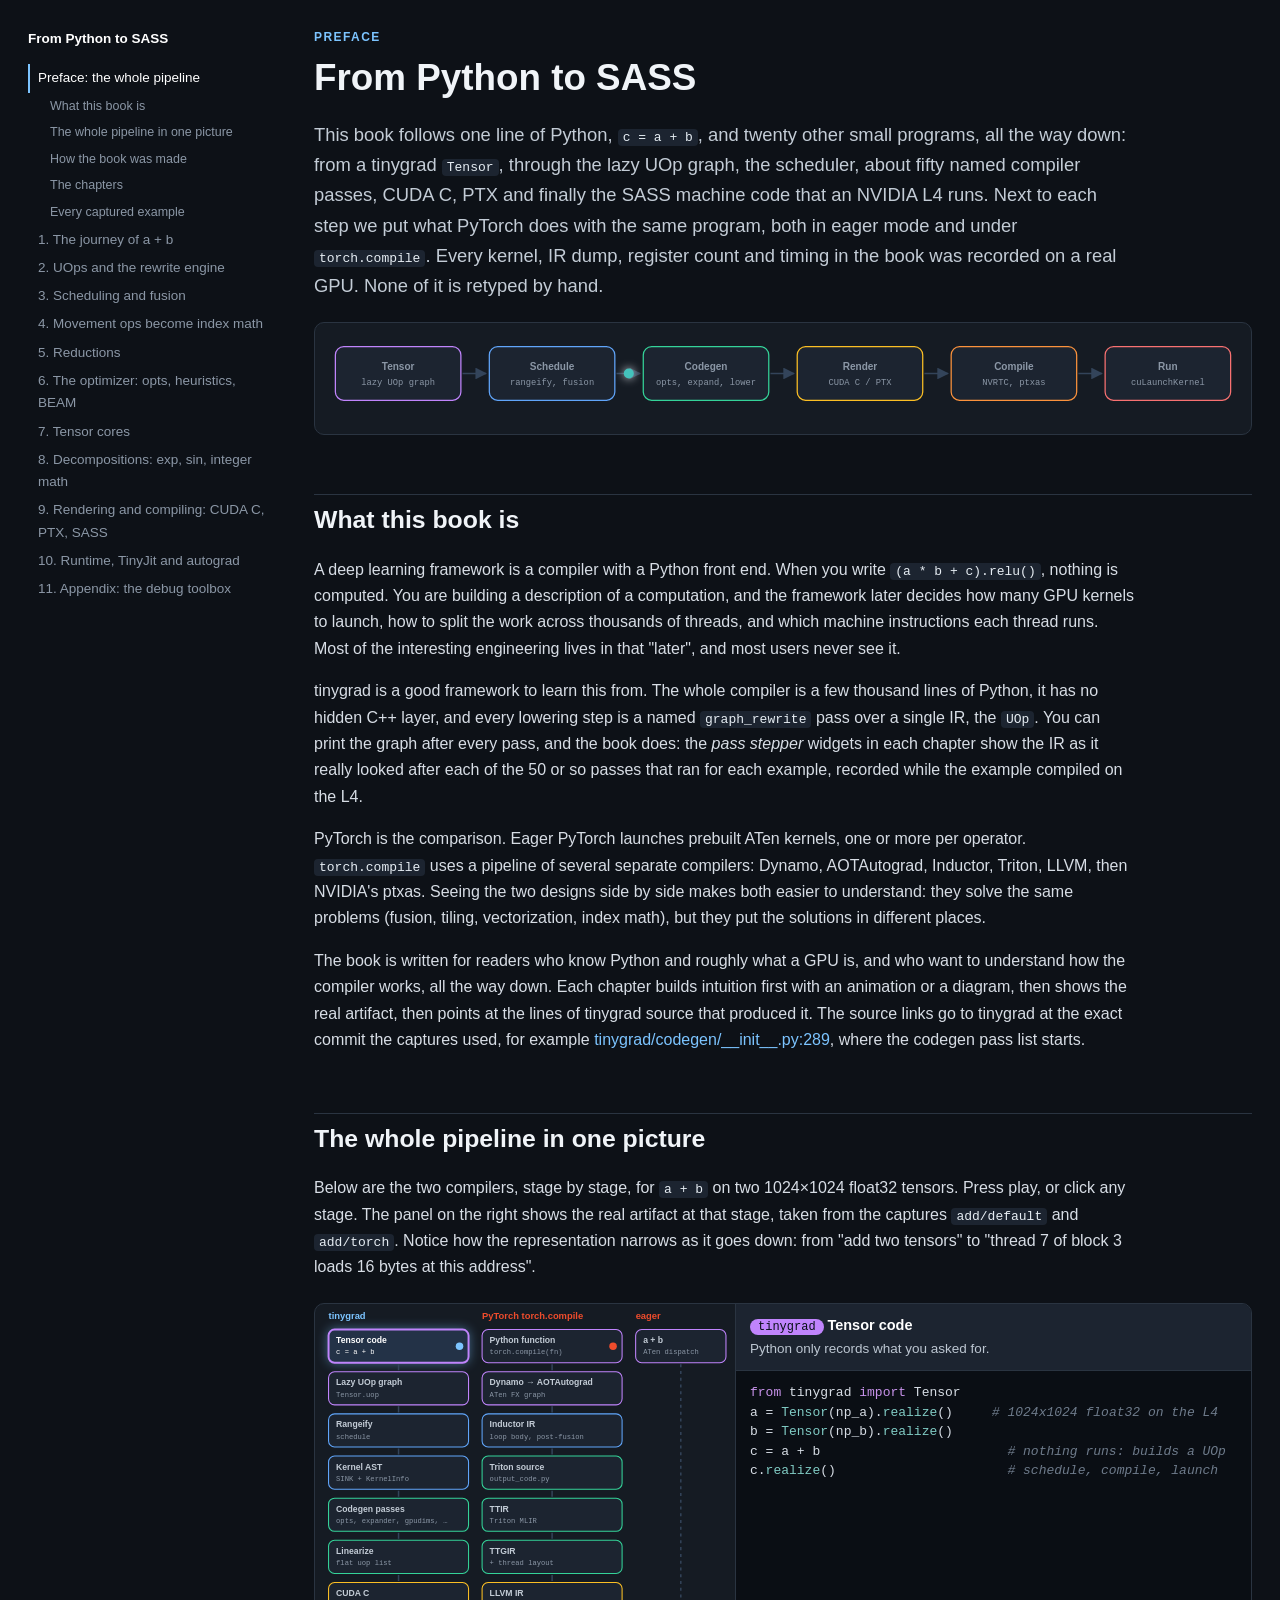
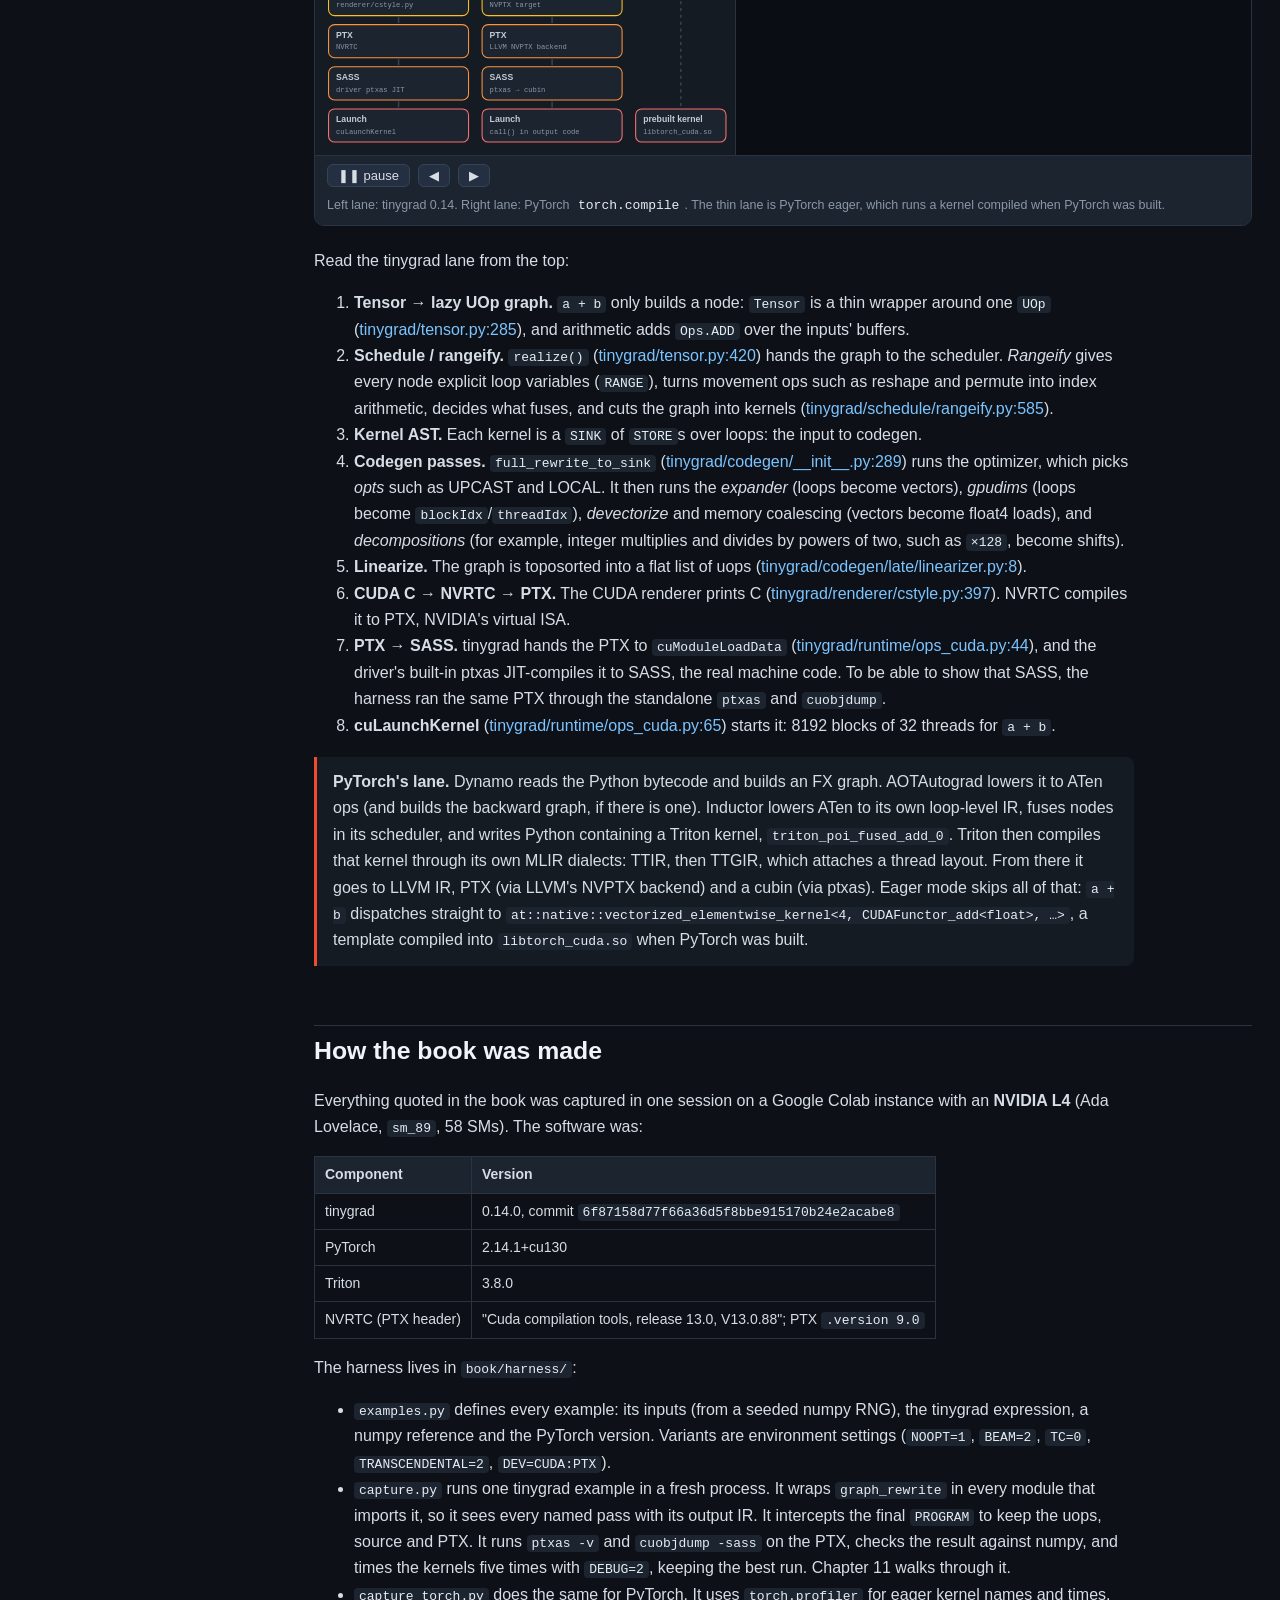
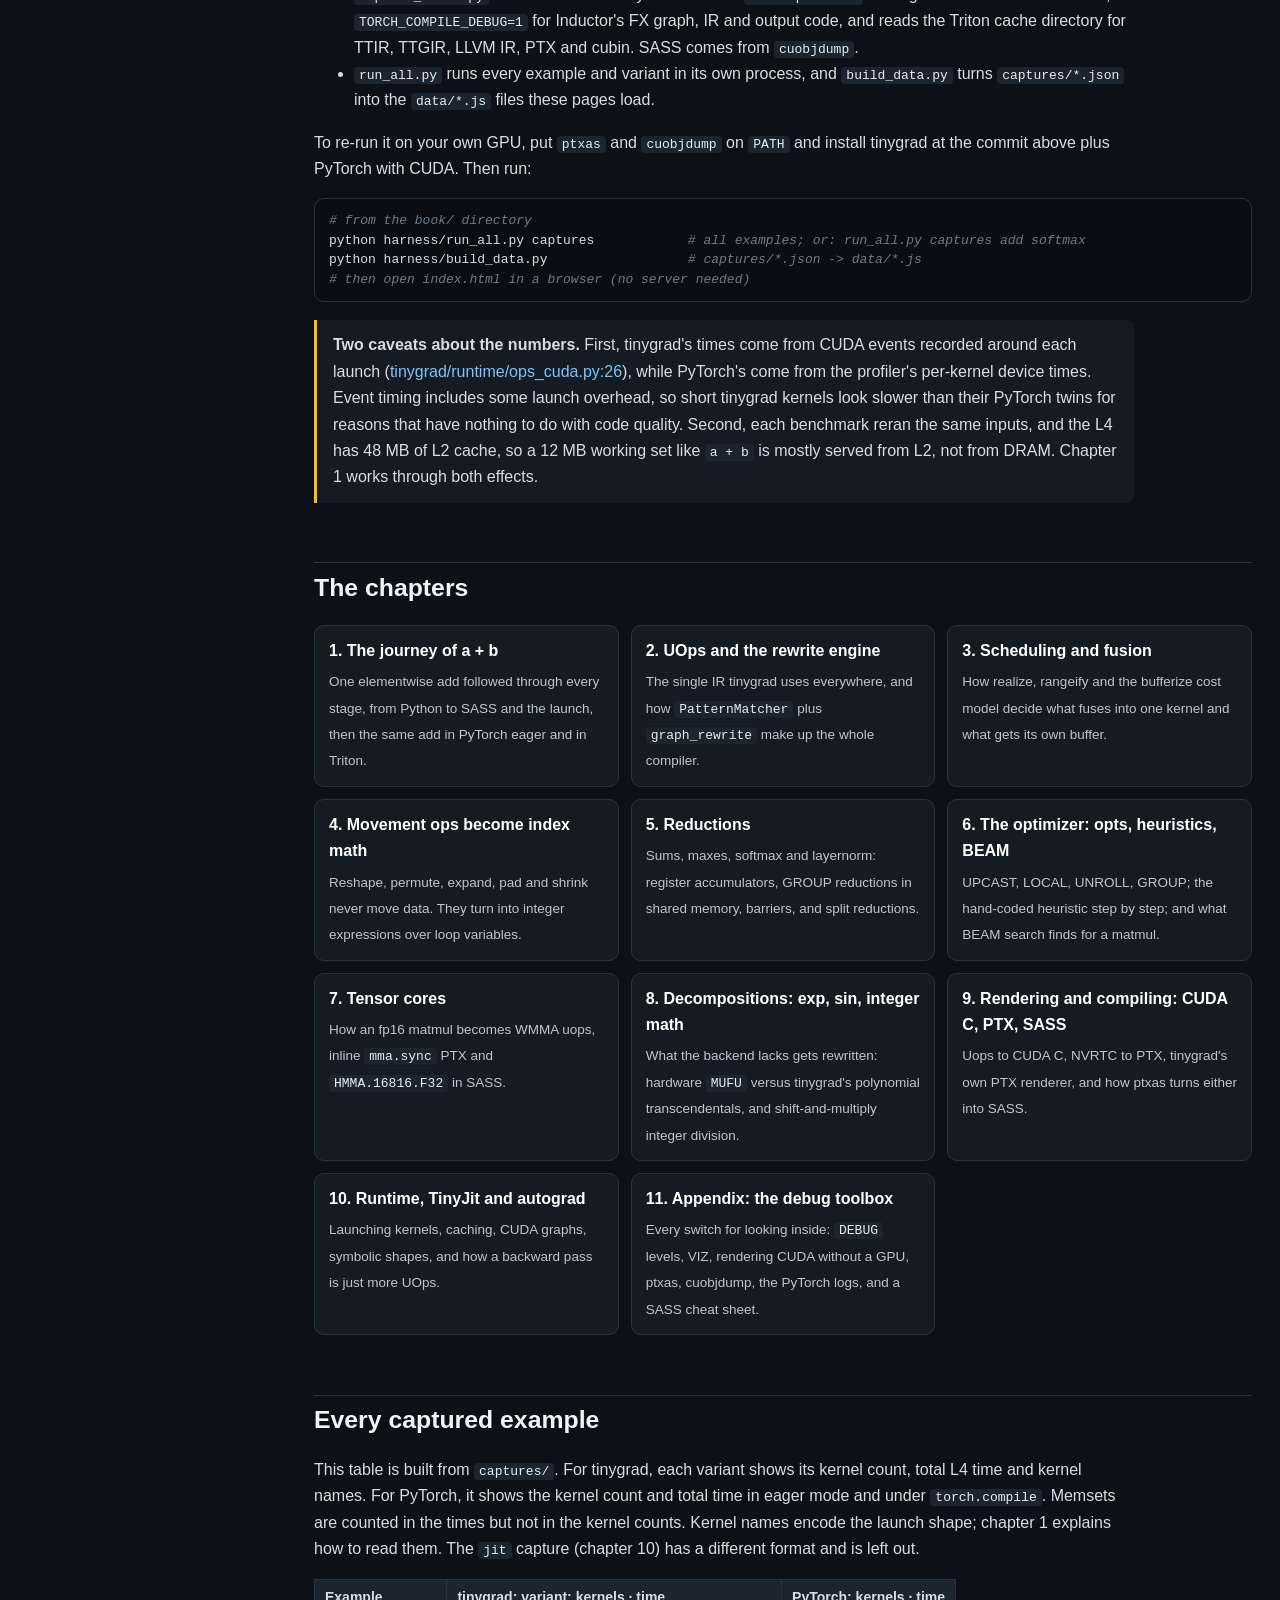
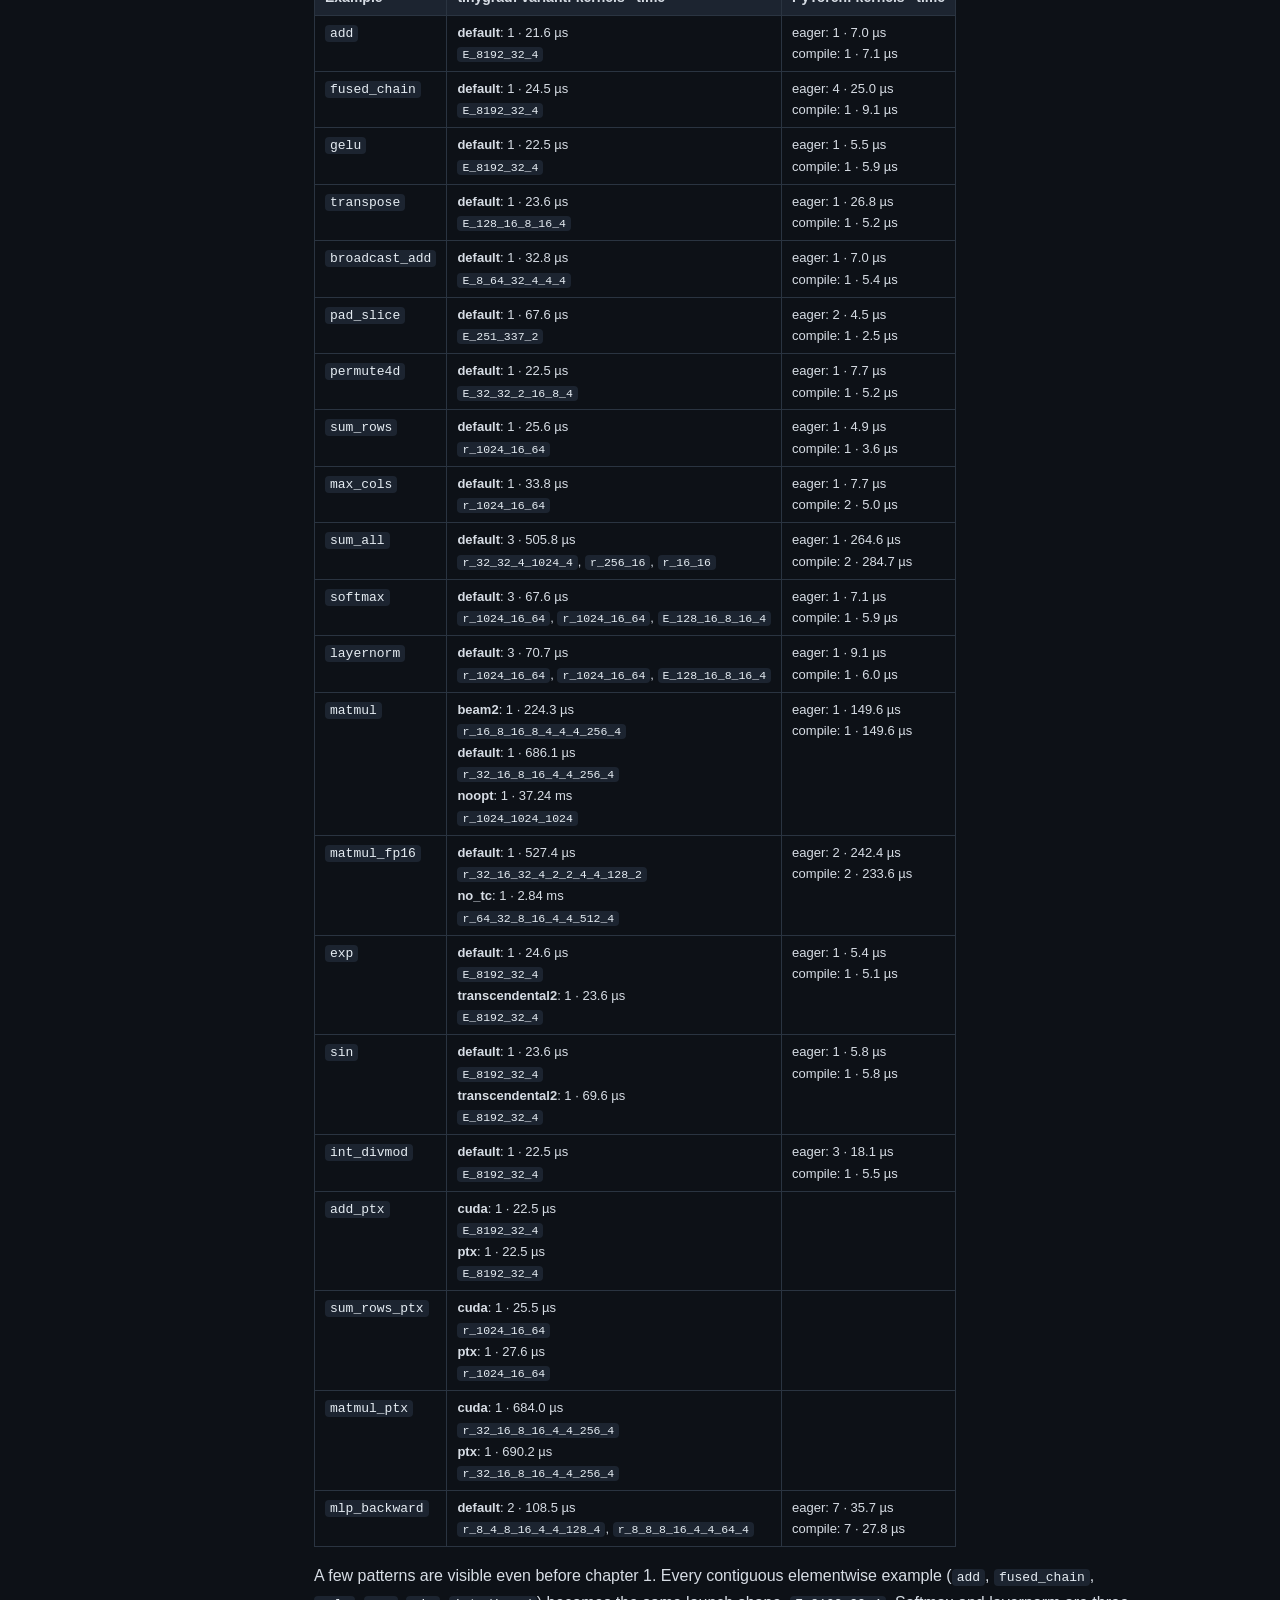
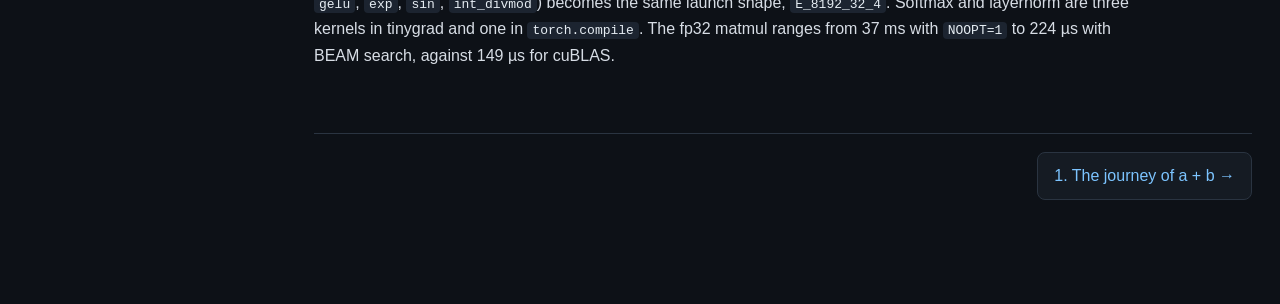
<file: book/index.html>
<!doctype html>
<html lang="en"><head><meta charset="utf-8"><meta name="viewport" content="width=device-width,initial-scale=1">
<title>Preface: the whole pipeline · From Python to SASS</title>
<link rel="stylesheet" href="assets/book.css">
<style>
  .overview { background: var(--panel); border: 1px solid var(--line); border-radius: 10px; margin: 22px 0; overflow: hidden; }
  .overview .ov-grid { display: grid; grid-template-columns: minmax(0, 420px) minmax(0, 1fr); gap: 0; }
  .overview svg { width: 100%; height: auto; display: block; }
  .ov-node rect { fill: var(--panel2); stroke: var(--line); stroke-width: 1.4; transition: all .35s; cursor: pointer; }
  .ov-node text { fill: #c3ccd6; font: 600 11.5px var(--sans); pointer-events: none; }
  .ov-node .sub { fill: var(--muted); font: 9.5px var(--mono); font-weight: 400; }
  .ov-node.on rect { fill: #233247; stroke-width: 2.6; filter: drop-shadow(0 0 7px rgba(124,196,255,.45)); }
  .ov-node.on text { fill: #fff; }
  .ov-node.done rect { fill: #1b2634; }
  .ov-link { stroke: #33445a; stroke-width: 2; fill: none; }
  .ov-lane-title { fill: #fff; font: 700 12.5px var(--sans); }
  .ov-detail { border-left: 1px solid var(--line); min-width: 0; display: flex; flex-direction: column; }
  .ov-detail .ov-head { padding: 10px 14px; border-bottom: 1px solid var(--line); background: var(--panel2); font-size: 13.5px; min-height: 64px; }
  .ov-detail .ov-head b { color: #fff; font-size: 14.5px; }
  .ov-detail pre.code { max-height: 470px; flex: 1; transition: opacity .25s; }
  .ov-detail pre.code.fade { opacity: 0; }
  .ov-controls { display: flex; gap: 8px; align-items: center; padding: 8px 12px; border-top: 1px solid var(--line); background: var(--panel2); font-size: 12.5px; color: var(--muted); flex-wrap: wrap; }
  .chmap { display: grid; grid-template-columns: repeat(auto-fill, minmax(250px, 1fr)); gap: 12px; margin: 18px 0; }
  .chmap a { display: block; background: var(--panel); border: 1px solid var(--line); border-radius: 10px; padding: 12px 14px; color: var(--text); transition: border-color .2s, transform .2s; }
  .chmap a:hover { border-color: var(--accent); text-decoration: none; transform: translateY(-2px); }
  .chmap a b { color: #fff; display: block; margin-bottom: 4px; }
  .chmap a span { font-size: 13.5px; color: #bcc6d1; }
  table.caps td { font-size: 13px; } table.caps .kn code { font-size: 11.5px; }
  @media (max-width: 1000px) { .overview .ov-grid { grid-template-columns: 1fr; } .ov-detail { border-left: 0; border-top: 1px solid var(--line); } }
</style></head>
<body><main>
  <div class="kicker">Preface</div><h1>From Python to SASS</h1>
  <p class="lede">This book follows one line of Python, <code>c = a + b</code>, and twenty other small programs, all the way down: from a tinygrad <code>Tensor</code>, through the lazy UOp graph, the scheduler, about fifty named compiler passes, CUDA C, PTX and finally the SASS machine code that an NVIDIA L4 runs. Next to each step we put what PyTorch does with the same program, both in eager mode and under <code>torch.compile</code>. Every kernel, IR dump, register count and timing in the book was recorded on a real GPU. None of it is retyped by hand.</p>
  <div class="pipeline"></div>

  <h2>What this book is</h2>
  <p>A deep learning framework is a compiler with a Python front end. When you write <code>(a * b + c).relu()</code>, nothing is computed. You are building a description of a computation, and the framework later decides how many GPU kernels to launch, how to split the work across thousands of threads, and which machine instructions each thread runs. Most of the interesting engineering lives in that "later", and most users never see it.</p>
  <p>tinygrad is a good framework to learn this from. The whole compiler is a few thousand lines of Python, it has no hidden C++ layer, and every lowering step is a named <code>graph_rewrite</code> pass over a single IR, the <code>UOp</code>. You can print the graph after every pass, and the book does: the <em>pass stepper</em> widgets in each chapter show the IR as it really looked after each of the 50 or so passes that ran for each example, recorded while the example compiled on the L4.</p>
  <p>PyTorch is the comparison. Eager PyTorch launches prebuilt ATen kernels, one or more per operator. <code>torch.compile</code> uses a pipeline of several separate compilers: Dynamo, AOTAutograd, Inductor, Triton, LLVM, then NVIDIA's ptxas. Seeing the two designs side by side makes both easier to understand: they solve the same problems (fusion, tiling, vectorization, index math), but they put the solutions in different places.</p>
  <p>The book is written for readers who know Python and roughly what a GPU is, and who want to understand how the compiler works, all the way down. Each chapter builds intuition first with an animation or a diagram, then shows the real artifact, then points at the lines of tinygrad source that produced it. The source links go to tinygrad at the exact commit the captures used, for example <a class="src" data-src="tinygrad/codegen/__init__.py#L289"></a>, where the codegen pass list starts.</p>

  <h2>The whole pipeline in one picture</h2>
  <p>Below are the two compilers, stage by stage, for <code>a + b</code> on two 1024×1024 float32 tensors. Press play, or click any stage. The panel on the right shows the real artifact at that stage, taken from the captures <code>add/default</code> and <code>add/torch</code>. Notice how the representation narrows as it goes down: from "add two tensors" to "thread 7 of block 3 loads 16 bytes at this address".</p>
  <div class="overview" id="overview"><div class="ov-grid"><div class="ov-svg"></div><div class="ov-detail"><div class="ov-head"></div><pre class="code"></pre></div></div>
    <div class="ov-controls"><button class="btn ov-play">▶ play</button><button class="btn ov-prev">◀</button><button class="btn ov-next">▶</button>
      <span>Left lane: tinygrad 0.14. Right lane: PyTorch <code>torch.compile</code>. The thin lane is PyTorch eager, which runs a kernel compiled when PyTorch was built.</span></div></div>
  <div hidden data-key="add/default"></div><div hidden data-key="add/torch"></div>

  <p>Read the tinygrad lane from the top:</p>
  <ol>
    <li><b>Tensor → lazy UOp graph.</b> <code>a + b</code> only builds a node: <code>Tensor</code> is a thin wrapper around one <code>UOp</code> (<a class="src" data-src="tinygrad/tensor.py#L285"></a>), and arithmetic adds <code>Ops.ADD</code> over the inputs' buffers.</li>
    <li><b>Schedule / rangeify.</b> <code>realize()</code> (<a class="src" data-src="tinygrad/tensor.py#L420"></a>) hands the graph to the scheduler. <em>Rangeify</em> gives every node explicit loop variables (<code>RANGE</code>), turns movement ops such as reshape and permute into index arithmetic, decides what fuses, and cuts the graph into kernels (<a class="src" data-src="tinygrad/schedule/rangeify.py#L585"></a>).</li>
    <li><b>Kernel AST.</b> Each kernel is a <code>SINK</code> of <code>STORE</code>s over loops: the input to codegen.</li>
    <li><b>Codegen passes.</b> <code>full_rewrite_to_sink</code> (<a class="src" data-src="tinygrad/codegen/__init__.py#L289"></a>) runs the optimizer, which picks <em>opts</em> such as UPCAST and LOCAL. It then runs the <em>expander</em> (loops become vectors), <em>gpudims</em> (loops become <code>blockIdx</code>/<code>threadIdx</code>), <em>devectorize</em> and memory coalescing (vectors become float4 loads), and <em>decompositions</em> (for example, integer multiplies and divides by powers of two, such as <code>×128</code>, become shifts).</li>
    <li><b>Linearize.</b> The graph is toposorted into a flat list of uops (<a class="src" data-src="tinygrad/codegen/late/linearizer.py#L8"></a>).</li>
    <li><b>CUDA C → NVRTC → PTX.</b> The CUDA renderer prints C (<a class="src" data-src="tinygrad/renderer/cstyle.py#L397"></a>). NVRTC compiles it to PTX, NVIDIA's virtual ISA.</li>
    <li><b>PTX → SASS.</b> tinygrad hands the PTX to <code>cuModuleLoadData</code> (<a class="src" data-src="tinygrad/runtime/ops_cuda.py#L44"></a>), and the driver's built-in ptxas JIT-compiles it to SASS, the real machine code. To be able to show that SASS, the harness ran the same PTX through the standalone <code>ptxas</code> and <code>cuobjdump</code>.</li>
    <li><b>cuLaunchKernel</b> (<a class="src" data-src="tinygrad/runtime/ops_cuda.py#L65"></a>) starts it: 8192 blocks of 32 threads for <code>a + b</code>.</li>
  </ol>
  <div class="callout torch"><p><b>PyTorch's lane.</b> Dynamo reads the Python bytecode and builds an FX graph. AOTAutograd lowers it to ATen ops (and builds the backward graph, if there is one). Inductor lowers ATen to its own loop-level IR, fuses nodes in its scheduler, and writes Python containing a Triton kernel, <code>triton_poi_fused_add_0</code>. Triton then compiles that kernel through its own MLIR dialects: TTIR, then TTGIR, which attaches a thread layout. From there it goes to LLVM IR, PTX (via LLVM's NVPTX backend) and a cubin (via ptxas). Eager mode skips all of that: <code>a + b</code> dispatches straight to <code>at::native::vectorized_elementwise_kernel&lt;4, CUDAFunctor_add&lt;float&gt;, …&gt;</code>, a template compiled into <code>libtorch_cuda.so</code> when PyTorch was built.</p></div>

  <h2>How the book was made</h2>
  <p>Everything quoted in the book was captured in one session on a Google Colab instance with an <b>NVIDIA L4</b> (Ada Lovelace, <code>sm_89</code>, 58 SMs). The software was:</p>
  <table>
    <tr><th>Component</th><th>Version</th></tr>
    <tr><td>tinygrad</td><td>0.14.0, commit <code>6f87158d77f66a36d5f8bbe915170b24e2acabe8</code></td></tr>
    <tr><td>PyTorch</td><td>2.14.1+cu130</td></tr>
    <tr><td>Triton</td><td>3.8.0</td></tr>
    <tr><td>NVRTC (PTX header)</td><td>"Cuda compilation tools, release 13.0, V13.0.88"; PTX <code>.version 9.0</code></td></tr>
  </table>
  <p>The harness lives in <code>book/harness/</code>:</p>
  <ul>
    <li><code>examples.py</code> defines every example: its inputs (from a seeded numpy RNG), the tinygrad expression, a numpy reference and the PyTorch version. Variants are environment settings (<code>NOOPT=1</code>, <code>BEAM=2</code>, <code>TC=0</code>, <code>TRANSCENDENTAL=2</code>, <code>DEV=CUDA:PTX</code>).</li>
    <li><code>capture.py</code> runs one tinygrad example in a fresh process. It wraps <code>graph_rewrite</code> in every module that imports it, so it sees every named pass with its output IR. It intercepts the final <code>PROGRAM</code> to keep the uops, source and PTX. It runs <code>ptxas -v</code> and <code>cuobjdump -sass</code> on the PTX, checks the result against numpy, and times the kernels five times with <code>DEBUG=2</code>, keeping the best run. Chapter 11 walks through it.</li>
    <li><code>capture_torch.py</code> does the same for PyTorch. It uses <code>torch.profiler</code> for eager kernel names and times, <code>TORCH_COMPILE_DEBUG=1</code> for Inductor's FX graph, IR and output code, and reads the Triton cache directory for TTIR, TTGIR, LLVM IR, PTX and cubin. SASS comes from <code>cuobjdump</code>.</li>
    <li><code>run_all.py</code> runs every example and variant in its own process, and <code>build_data.py</code> turns <code>captures/*.json</code> into the <code>data/*.js</code> files these pages load.</li>
  </ul>
  <p>To re-run it on your own GPU, put <code>ptxas</code> and <code>cuobjdump</code> on <code>PATH</code> and install tinygrad at the commit above plus PyTorch with CUDA. Then run:</p>
  <pre class="code static" data-lang="python">
# from the book/ directory
python harness/run_all.py captures            # all examples; or: run_all.py captures add softmax
python harness/build_data.py                  # captures/*.json -> data/*.js
# then open index.html in a browser (no server needed)
</pre>
  <div class="callout warn"><p><b>Two caveats about the numbers.</b> First, tinygrad's times come from CUDA events recorded around each launch (<a class="src" data-src="tinygrad/runtime/ops_cuda.py#L26"></a>), while PyTorch's come from the profiler's per-kernel device times. Event timing includes some launch overhead, so short tinygrad kernels look slower than their PyTorch twins for reasons that have nothing to do with code quality. Second, each benchmark reran the same inputs, and the L4 has 48 MB of L2 cache, so a 12 MB working set like <code>a + b</code> is mostly served from L2, not from DRAM. Chapter 1 works through both effects.</p></div>

  <h2>The chapters</h2>
  <div class="chmap">
    <a href="ch01-journey.html"><b>1. The journey of a + b</b><span>One elementwise add followed through every stage, from Python to SASS and the launch, then the same add in PyTorch eager and in Triton.</span></a>
    <a href="ch02-uops.html"><b>2. UOps and the rewrite engine</b><span>The single IR tinygrad uses everywhere, and how <code>PatternMatcher</code> plus <code>graph_rewrite</code> make up the whole compiler.</span></a>
    <a href="ch03-scheduling.html"><b>3. Scheduling and fusion</b><span>How realize, rangeify and the bufferize cost model decide what fuses into one kernel and what gets its own buffer.</span></a>
    <a href="ch04-movement.html"><b>4. Movement ops become index math</b><span>Reshape, permute, expand, pad and shrink never move data. They turn into integer expressions over loop variables.</span></a>
    <a href="ch05-reductions.html"><b>5. Reductions</b><span>Sums, maxes, softmax and layernorm: register accumulators, GROUP reductions in shared memory, barriers, and split reductions.</span></a>
    <a href="ch06-optimizer.html"><b>6. The optimizer: opts, heuristics, BEAM</b><span>UPCAST, LOCAL, UNROLL, GROUP; the hand-coded heuristic step by step; and what BEAM search finds for a matmul.</span></a>
    <a href="ch07-tensor-cores.html"><b>7. Tensor cores</b><span>How an fp16 matmul becomes WMMA uops, inline <code>mma.sync</code> PTX and <code>HMMA.16816.F32</code> in SASS.</span></a>
    <a href="ch08-decompositions.html"><b>8. Decompositions: exp, sin, integer math</b><span>What the backend lacks gets rewritten: hardware <code>MUFU</code> versus tinygrad's polynomial transcendentals, and shift-and-multiply integer division.</span></a>
    <a href="ch09-rendering.html"><b>9. Rendering and compiling: CUDA C, PTX, SASS</b><span>Uops to CUDA C, NVRTC to PTX, tinygrad's own PTX renderer, and how ptxas turns either into SASS.</span></a>
    <a href="ch10-runtime.html"><b>10. Runtime, TinyJit and autograd</b><span>Launching kernels, caching, CUDA graphs, symbolic shapes, and how a backward pass is just more UOps.</span></a>
    <a href="ch11-toolbox.html"><b>11. Appendix: the debug toolbox</b><span>Every switch for looking inside: <code>DEBUG</code> levels, VIZ, rendering CUDA without a GPU, ptxas, cuobjdump, the PyTorch logs, and a SASS cheat sheet.</span></a>
  </div>

  <h2>Every captured example</h2>
  <p>This table is built from <code>captures/</code>. For tinygrad, each variant shows its kernel count, total L4 time and kernel names. For PyTorch, it shows the kernel count and total time in eager mode and under <code>torch.compile</code>. Memsets are counted in the times but not in the kernel counts. Kernel names encode the launch shape; chapter 1 explains how to read them. The <code>jit</code> capture (chapter 10) has a different format and is left out.</p>
  <table class="caps"><tr><th>Example</th><th>tinygrad: variant: kernels · time</th><th>PyTorch: kernels · time</th></tr>
<tr><td><code>add</code></td><td><b>default</b>: 1 · 21.6 µs<br><span class='kn'><code>E_8192_32_4</code></span></td><td>eager: 1 · 7.0 µs<br>compile: 1 · 7.1 µs</td></tr>
<tr><td><code>fused_chain</code></td><td><b>default</b>: 1 · 24.5 µs<br><span class='kn'><code>E_8192_32_4</code></span></td><td>eager: 4 · 25.0 µs<br>compile: 1 · 9.1 µs</td></tr>
<tr><td><code>gelu</code></td><td><b>default</b>: 1 · 22.5 µs<br><span class='kn'><code>E_8192_32_4</code></span></td><td>eager: 1 · 5.5 µs<br>compile: 1 · 5.9 µs</td></tr>
<tr><td><code>transpose</code></td><td><b>default</b>: 1 · 23.6 µs<br><span class='kn'><code>E_128_16_8_16_4</code></span></td><td>eager: 1 · 26.8 µs<br>compile: 1 · 5.2 µs</td></tr>
<tr><td><code>broadcast_add</code></td><td><b>default</b>: 1 · 32.8 µs<br><span class='kn'><code>E_8_64_32_4_4_4</code></span></td><td>eager: 1 · 7.0 µs<br>compile: 1 · 5.4 µs</td></tr>
<tr><td><code>pad_slice</code></td><td><b>default</b>: 1 · 67.6 µs<br><span class='kn'><code>E_251_337_2</code></span></td><td>eager: 2 · 4.5 µs<br>compile: 1 · 2.5 µs</td></tr>
<tr><td><code>permute4d</code></td><td><b>default</b>: 1 · 22.5 µs<br><span class='kn'><code>E_32_32_2_16_8_4</code></span></td><td>eager: 1 · 7.7 µs<br>compile: 1 · 5.2 µs</td></tr>
<tr><td><code>sum_rows</code></td><td><b>default</b>: 1 · 25.6 µs<br><span class='kn'><code>r_1024_16_64</code></span></td><td>eager: 1 · 4.9 µs<br>compile: 1 · 3.6 µs</td></tr>
<tr><td><code>max_cols</code></td><td><b>default</b>: 1 · 33.8 µs<br><span class='kn'><code>r_1024_16_64</code></span></td><td>eager: 1 · 7.7 µs<br>compile: 2 · 5.0 µs</td></tr>
<tr><td><code>sum_all</code></td><td><b>default</b>: 3 · 505.8 µs<br><span class='kn'><code>r_32_32_4_1024_4</code>, <code>r_256_16</code>, <code>r_16_16</code></span></td><td>eager: 1 · 264.6 µs<br>compile: 2 · 284.7 µs</td></tr>
<tr><td><code>softmax</code></td><td><b>default</b>: 3 · 67.6 µs<br><span class='kn'><code>r_1024_16_64</code>, <code>r_1024_16_64</code>, <code>E_128_16_8_16_4</code></span></td><td>eager: 1 · 7.1 µs<br>compile: 1 · 5.9 µs</td></tr>
<tr><td><code>layernorm</code></td><td><b>default</b>: 3 · 70.7 µs<br><span class='kn'><code>r_1024_16_64</code>, <code>r_1024_16_64</code>, <code>E_128_16_8_16_4</code></span></td><td>eager: 1 · 9.1 µs<br>compile: 1 · 6.0 µs</td></tr>
<tr><td><code>matmul</code></td><td><b>beam2</b>: 1 · 224.3 µs<br><span class='kn'><code>r_16_8_16_8_4_4_4_256_4</code></span><br><b>default</b>: 1 · 686.1 µs<br><span class='kn'><code>r_32_16_8_16_4_4_256_4</code></span><br><b>noopt</b>: 1 · 37.24 ms<br><span class='kn'><code>r_1024_1024_1024</code></span></td><td>eager: 1 · 149.6 µs<br>compile: 1 · 149.6 µs</td></tr>
<tr><td><code>matmul_fp16</code></td><td><b>default</b>: 1 · 527.4 µs<br><span class='kn'><code>r_32_16_32_4_2_2_4_4_128_2</code></span><br><b>no_tc</b>: 1 · 2.84 ms<br><span class='kn'><code>r_64_32_8_16_4_4_512_4</code></span></td><td>eager: 2 · 242.4 µs<br>compile: 2 · 233.6 µs</td></tr>
<tr><td><code>exp</code></td><td><b>default</b>: 1 · 24.6 µs<br><span class='kn'><code>E_8192_32_4</code></span><br><b>transcendental2</b>: 1 · 23.6 µs<br><span class='kn'><code>E_8192_32_4</code></span></td><td>eager: 1 · 5.4 µs<br>compile: 1 · 5.1 µs</td></tr>
<tr><td><code>sin</code></td><td><b>default</b>: 1 · 23.6 µs<br><span class='kn'><code>E_8192_32_4</code></span><br><b>transcendental2</b>: 1 · 69.6 µs<br><span class='kn'><code>E_8192_32_4</code></span></td><td>eager: 1 · 5.8 µs<br>compile: 1 · 5.8 µs</td></tr>
<tr><td><code>int_divmod</code></td><td><b>default</b>: 1 · 22.5 µs<br><span class='kn'><code>E_8192_32_4</code></span></td><td>eager: 3 · 18.1 µs<br>compile: 1 · 5.5 µs</td></tr>
<tr><td><code>add_ptx</code></td><td><b>cuda</b>: 1 · 22.5 µs<br><span class='kn'><code>E_8192_32_4</code></span><br><b>ptx</b>: 1 · 22.5 µs<br><span class='kn'><code>E_8192_32_4</code></span></td><td></td></tr>
<tr><td><code>sum_rows_ptx</code></td><td><b>cuda</b>: 1 · 25.5 µs<br><span class='kn'><code>r_1024_16_64</code></span><br><b>ptx</b>: 1 · 27.6 µs<br><span class='kn'><code>r_1024_16_64</code></span></td><td></td></tr>
<tr><td><code>matmul_ptx</code></td><td><b>cuda</b>: 1 · 684.0 µs<br><span class='kn'><code>r_32_16_8_16_4_4_256_4</code></span><br><b>ptx</b>: 1 · 690.2 µs<br><span class='kn'><code>r_32_16_8_16_4_4_256_4</code></span></td><td></td></tr>
<tr><td><code>mlp_backward</code></td><td><b>default</b>: 2 · 108.5 µs<br><span class='kn'><code>r_8_4_8_16_4_4_128_4</code>, <code>r_8_8_8_16_4_4_64_4</code></span></td><td>eager: 7 · 35.7 µs<br>compile: 7 · 27.8 µs</td></tr>

  </table>
  <p>A few patterns are visible even before chapter 1. Every contiguous elementwise example (<code>add</code>, <code>fused_chain</code>, <code>gelu</code>, <code>exp</code>, <code>sin</code>, <code>int_divmod</code>) becomes the same launch shape, <code>E_8192_32_4</code>. Softmax and layernorm are three kernels in tinygrad and one in <code>torch.compile</code>. The fp32 matmul ranges from 37 ms with <code>NOOPT=1</code> to 224 µs with BEAM search, against 149 µs for cuBLAS.</p>
</main>
<script src="assets/book.js"></script><script src="assets/ch00.js"></script></body></html>
</file>
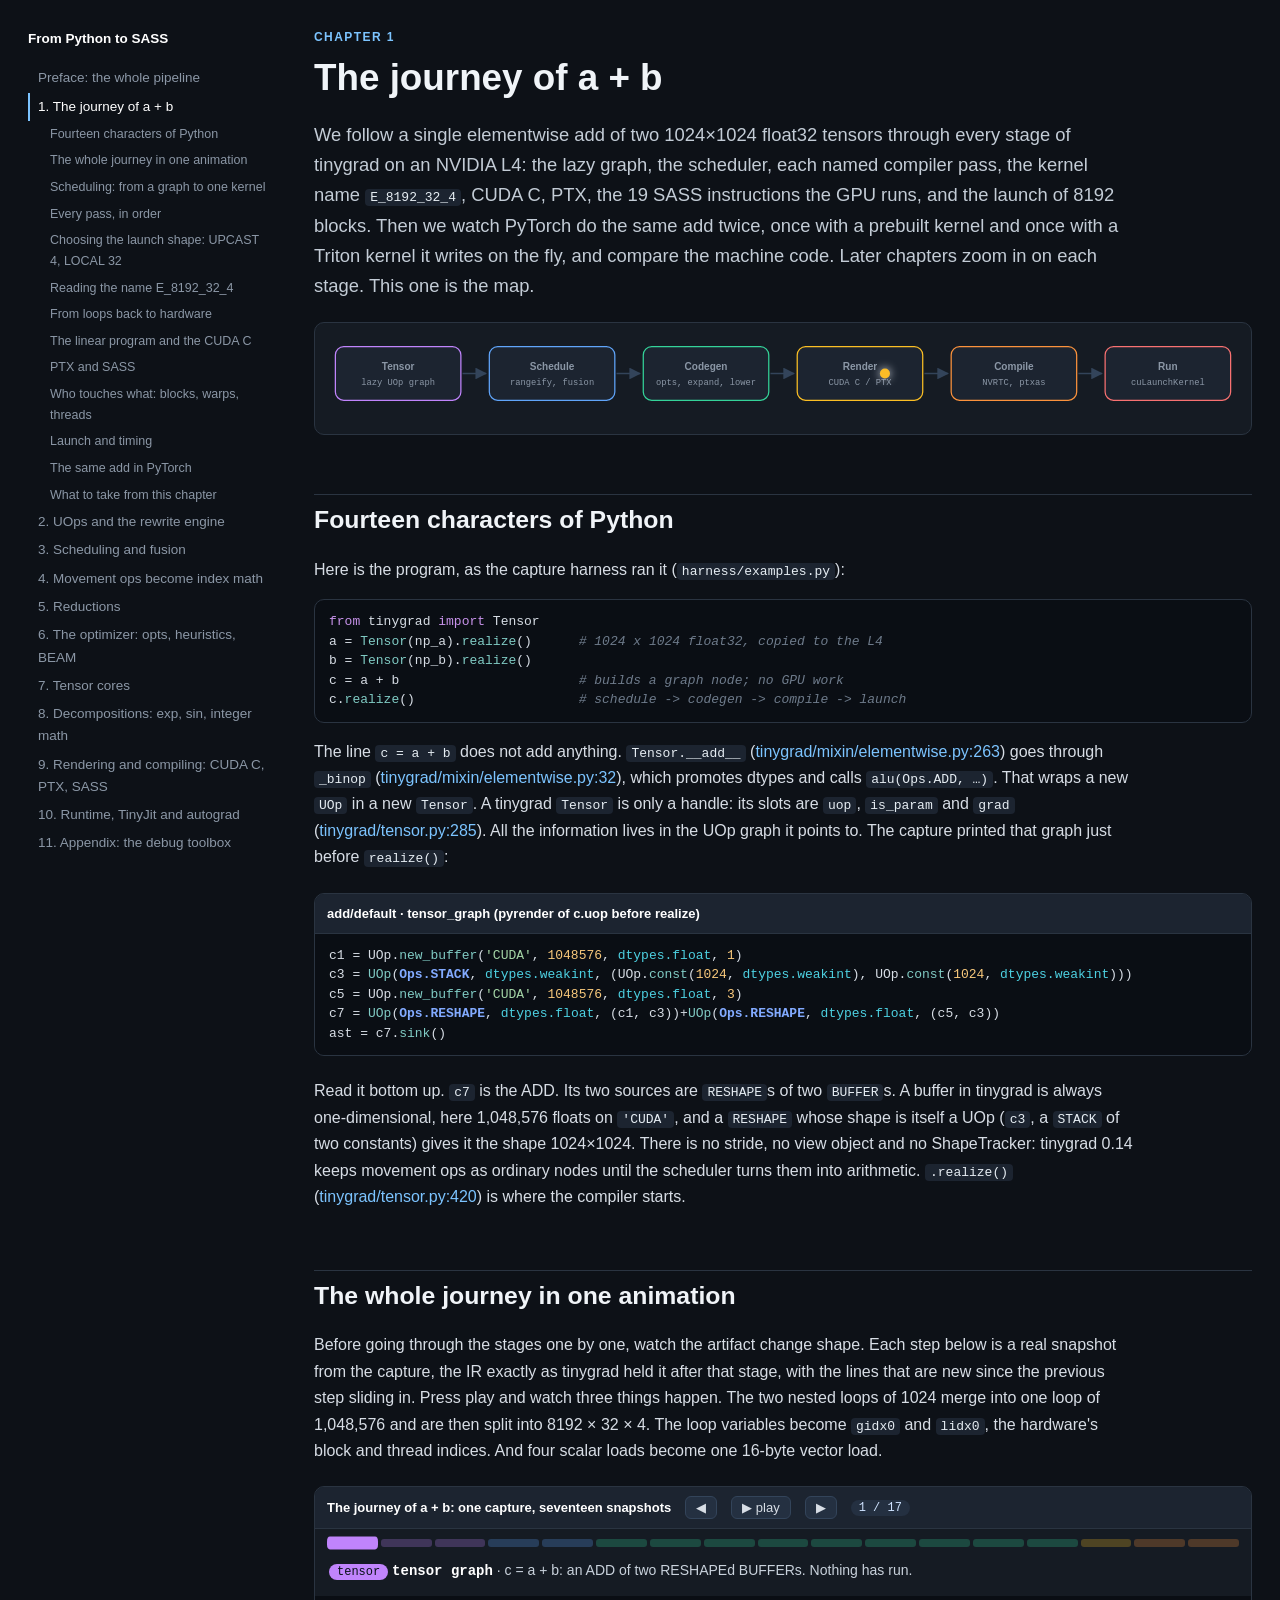
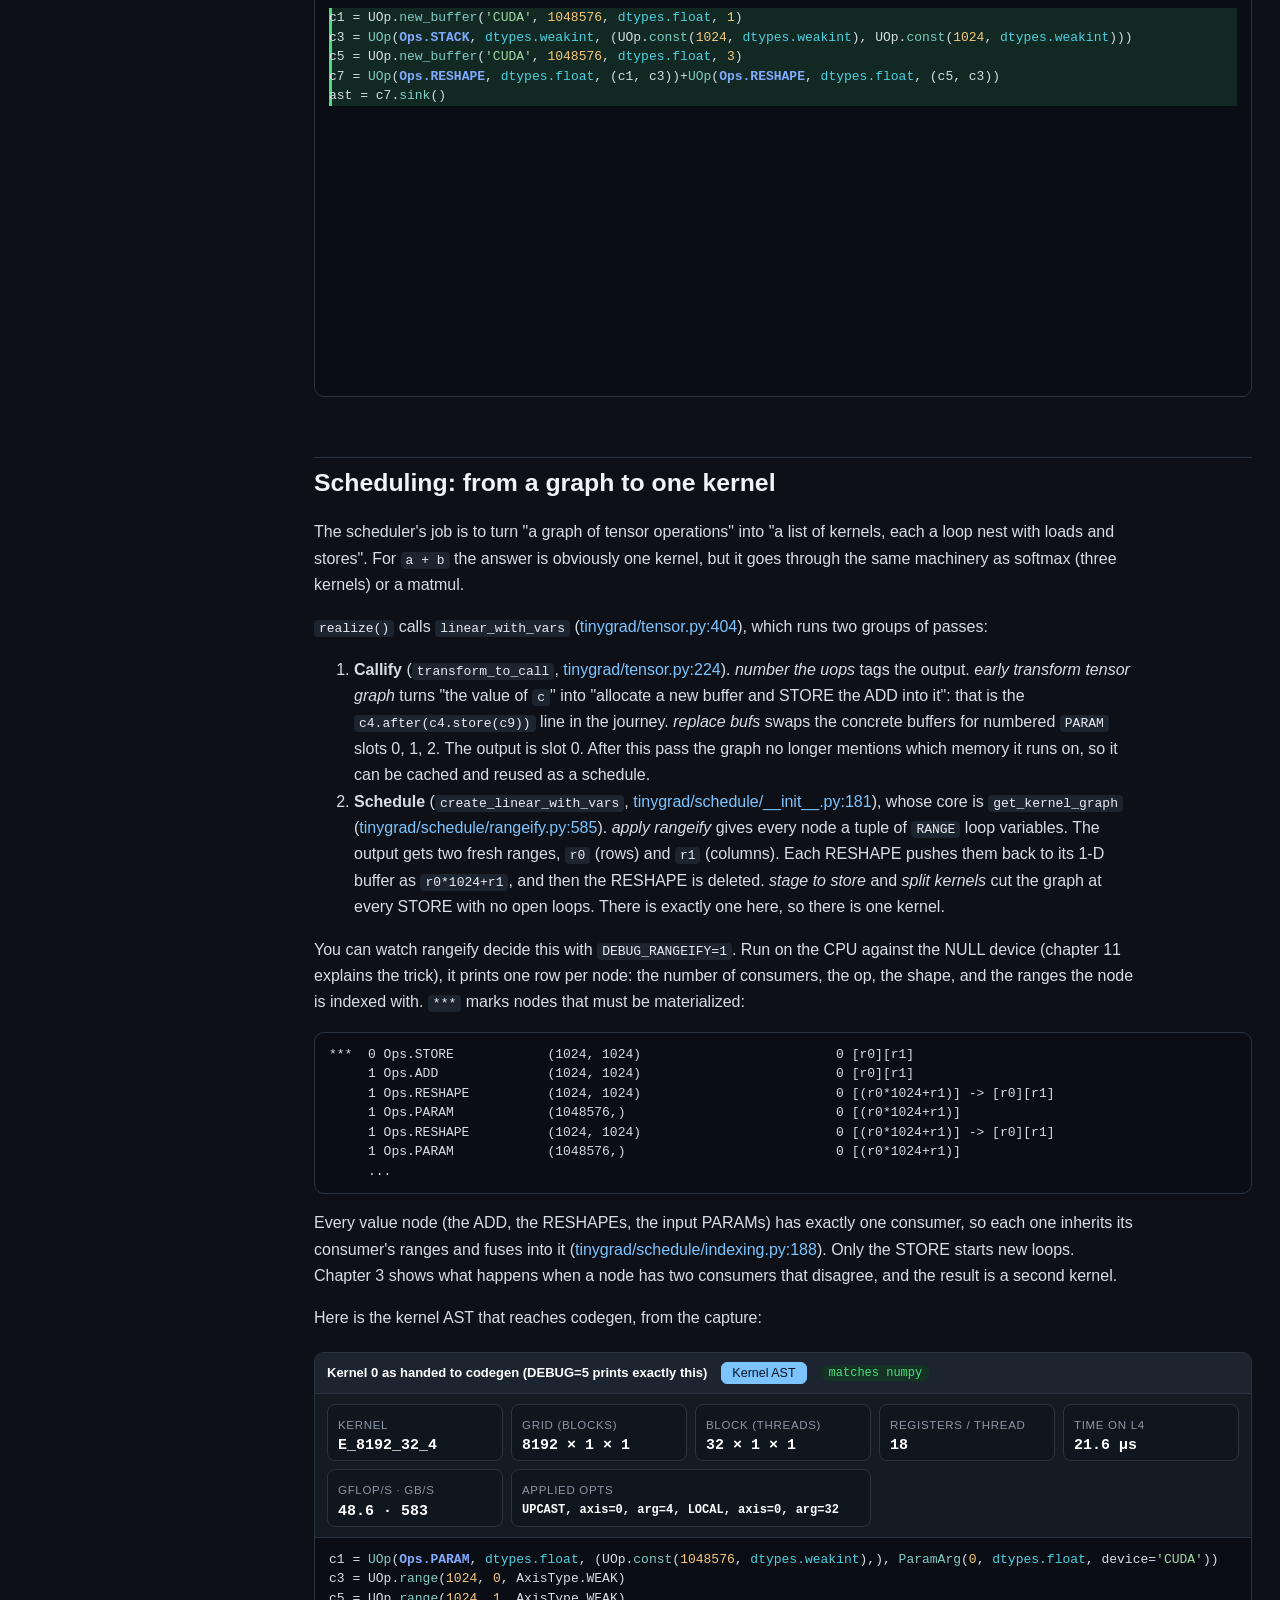
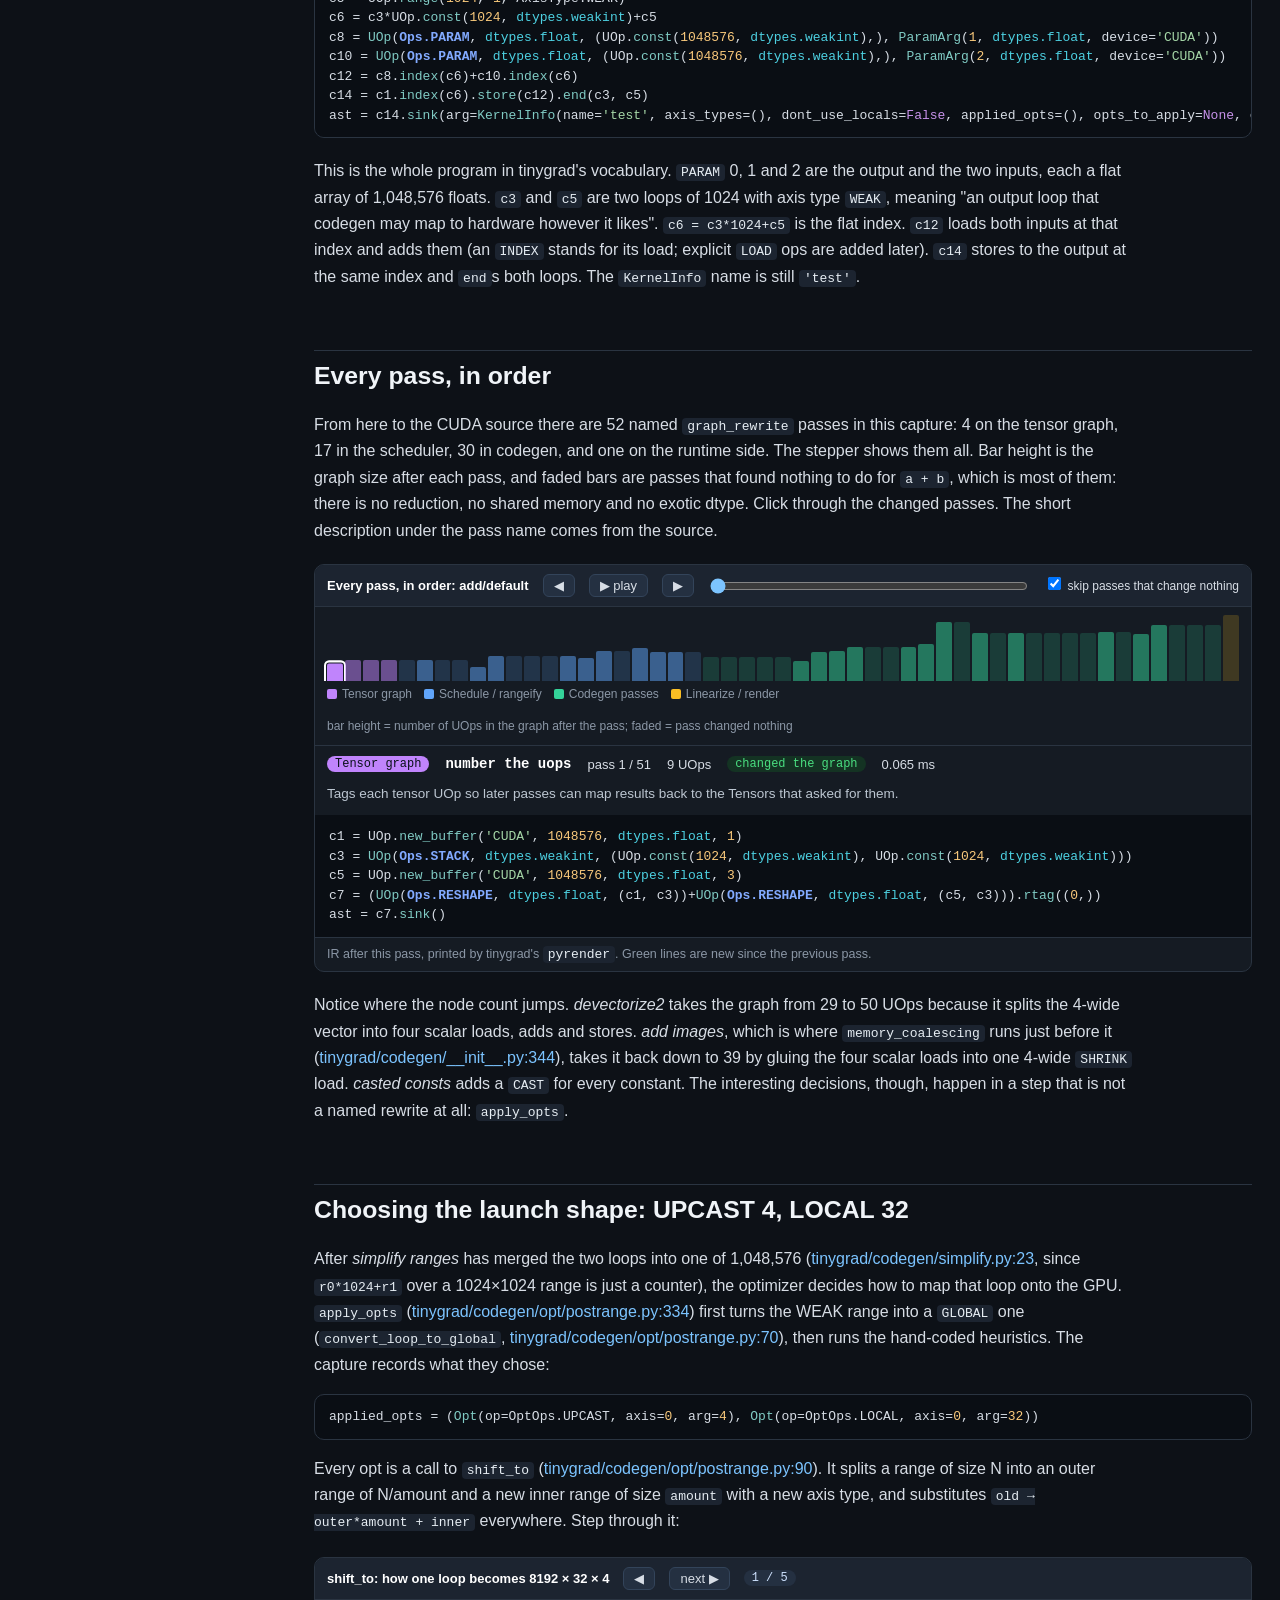
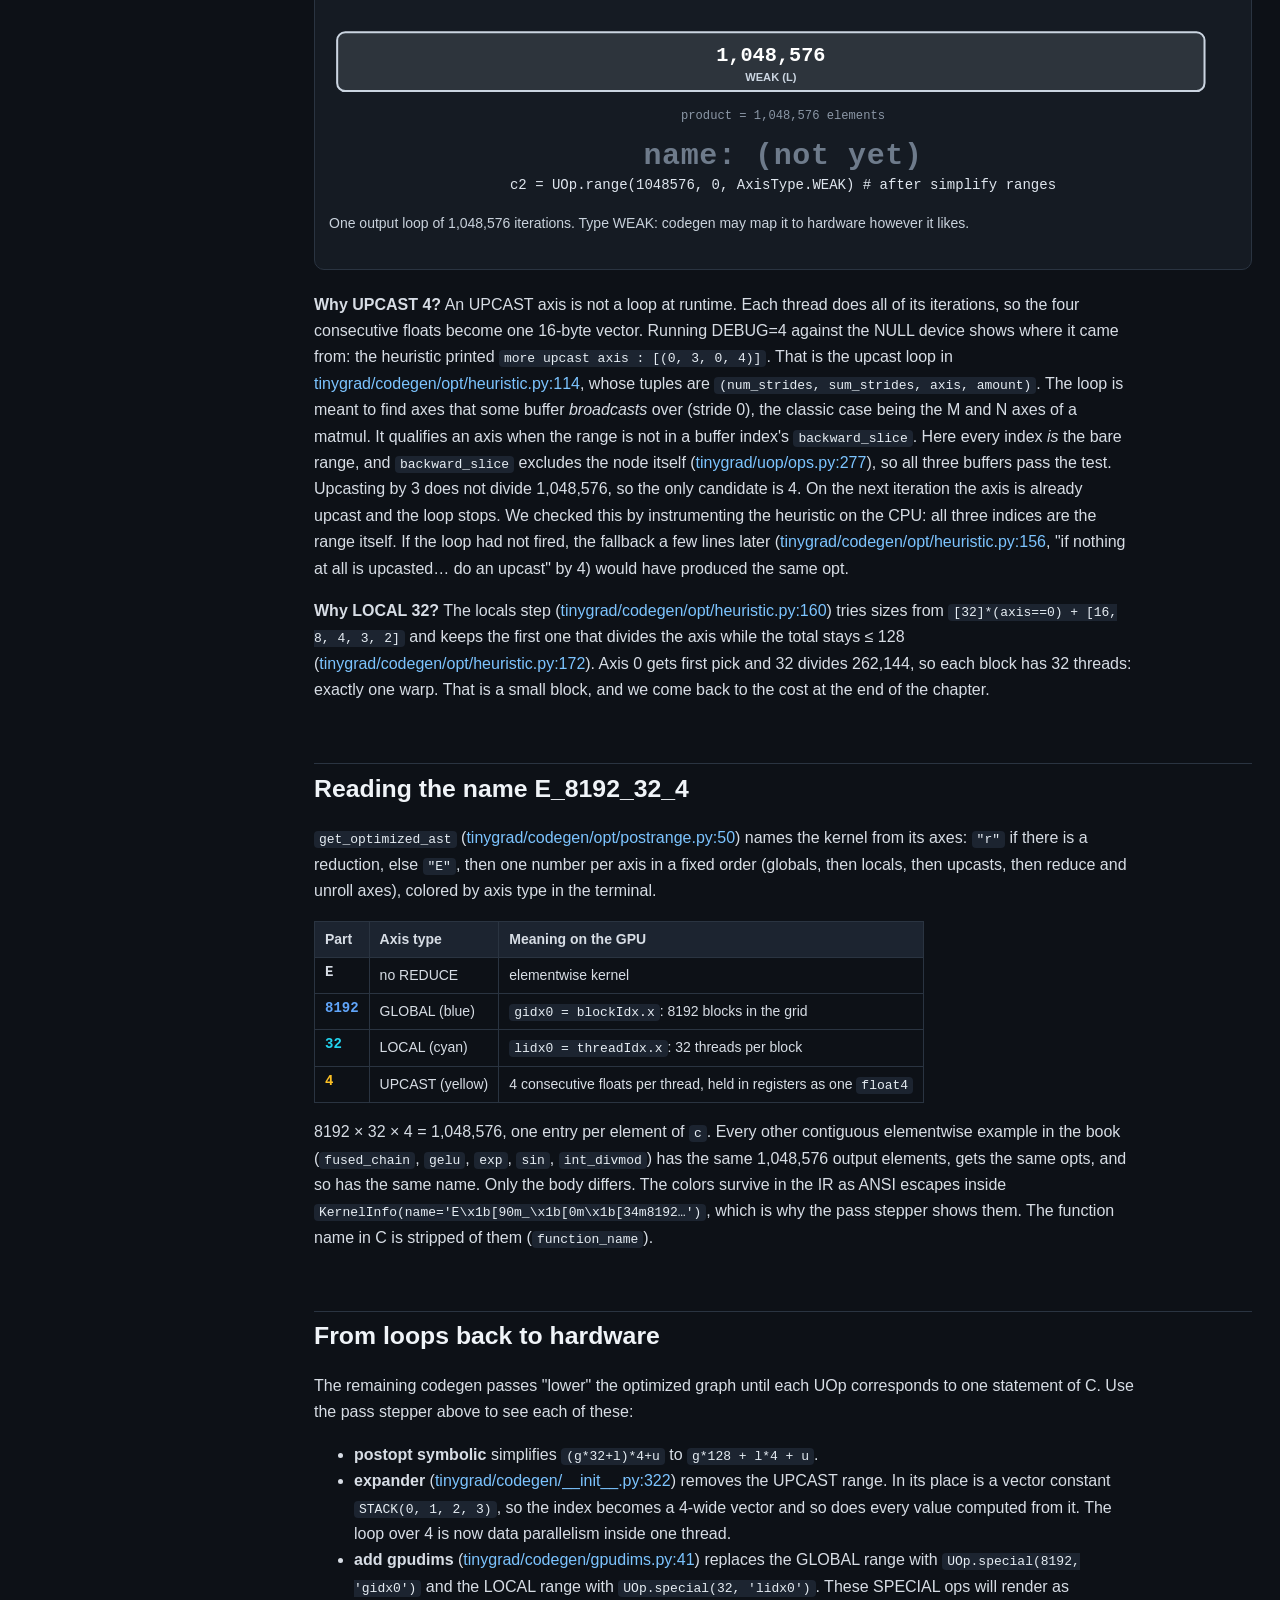
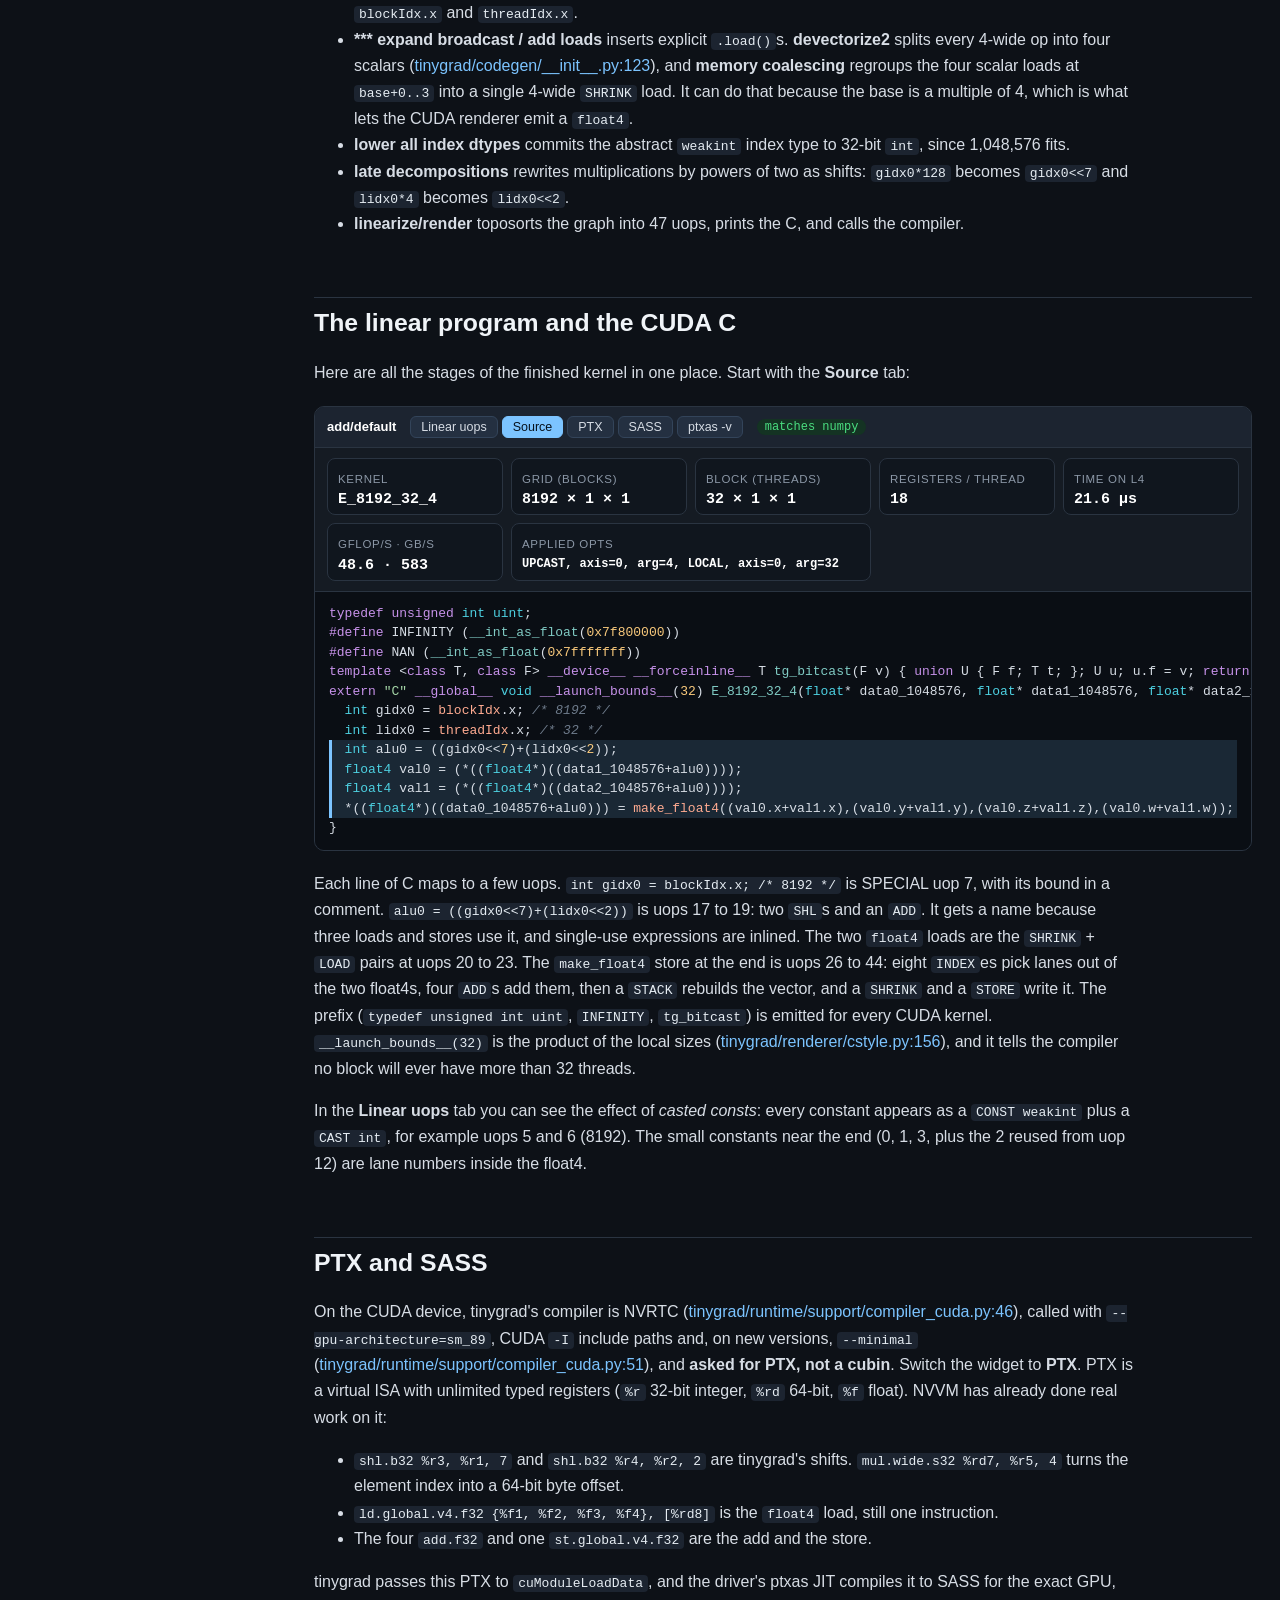
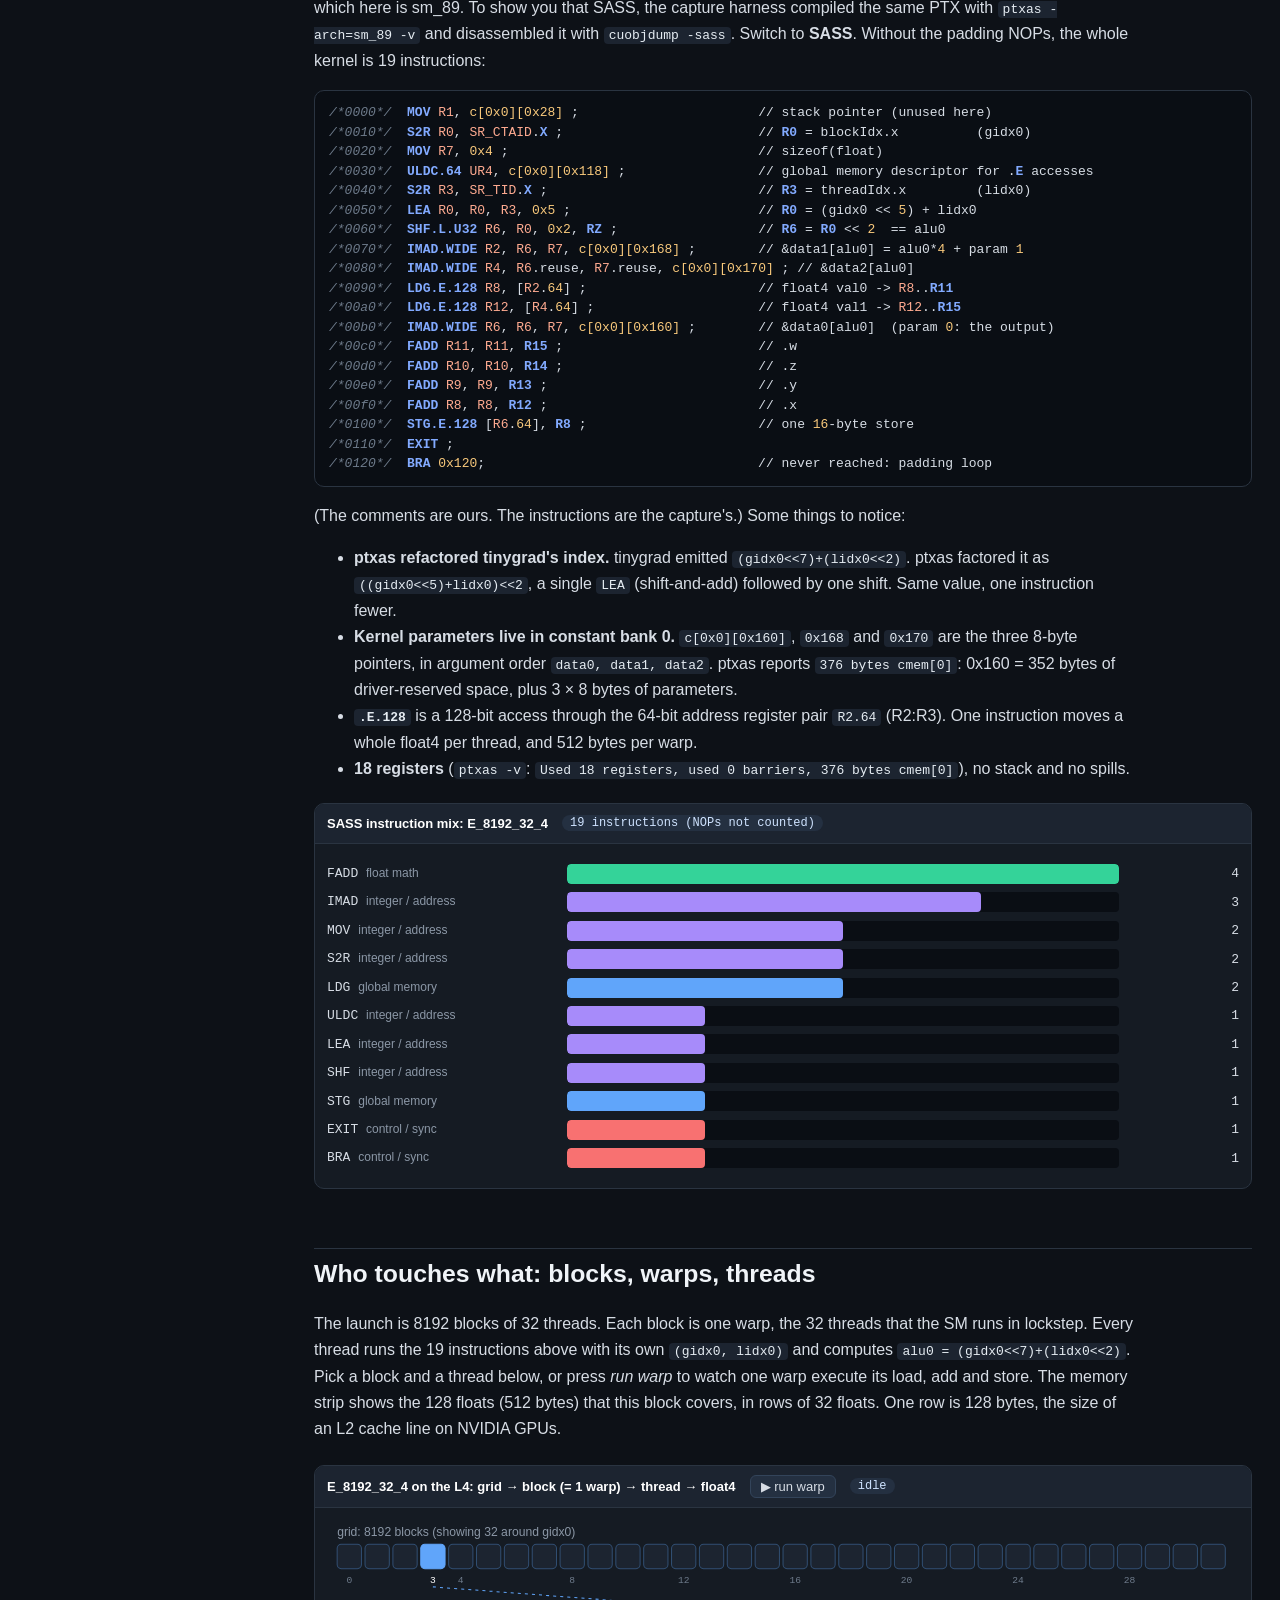
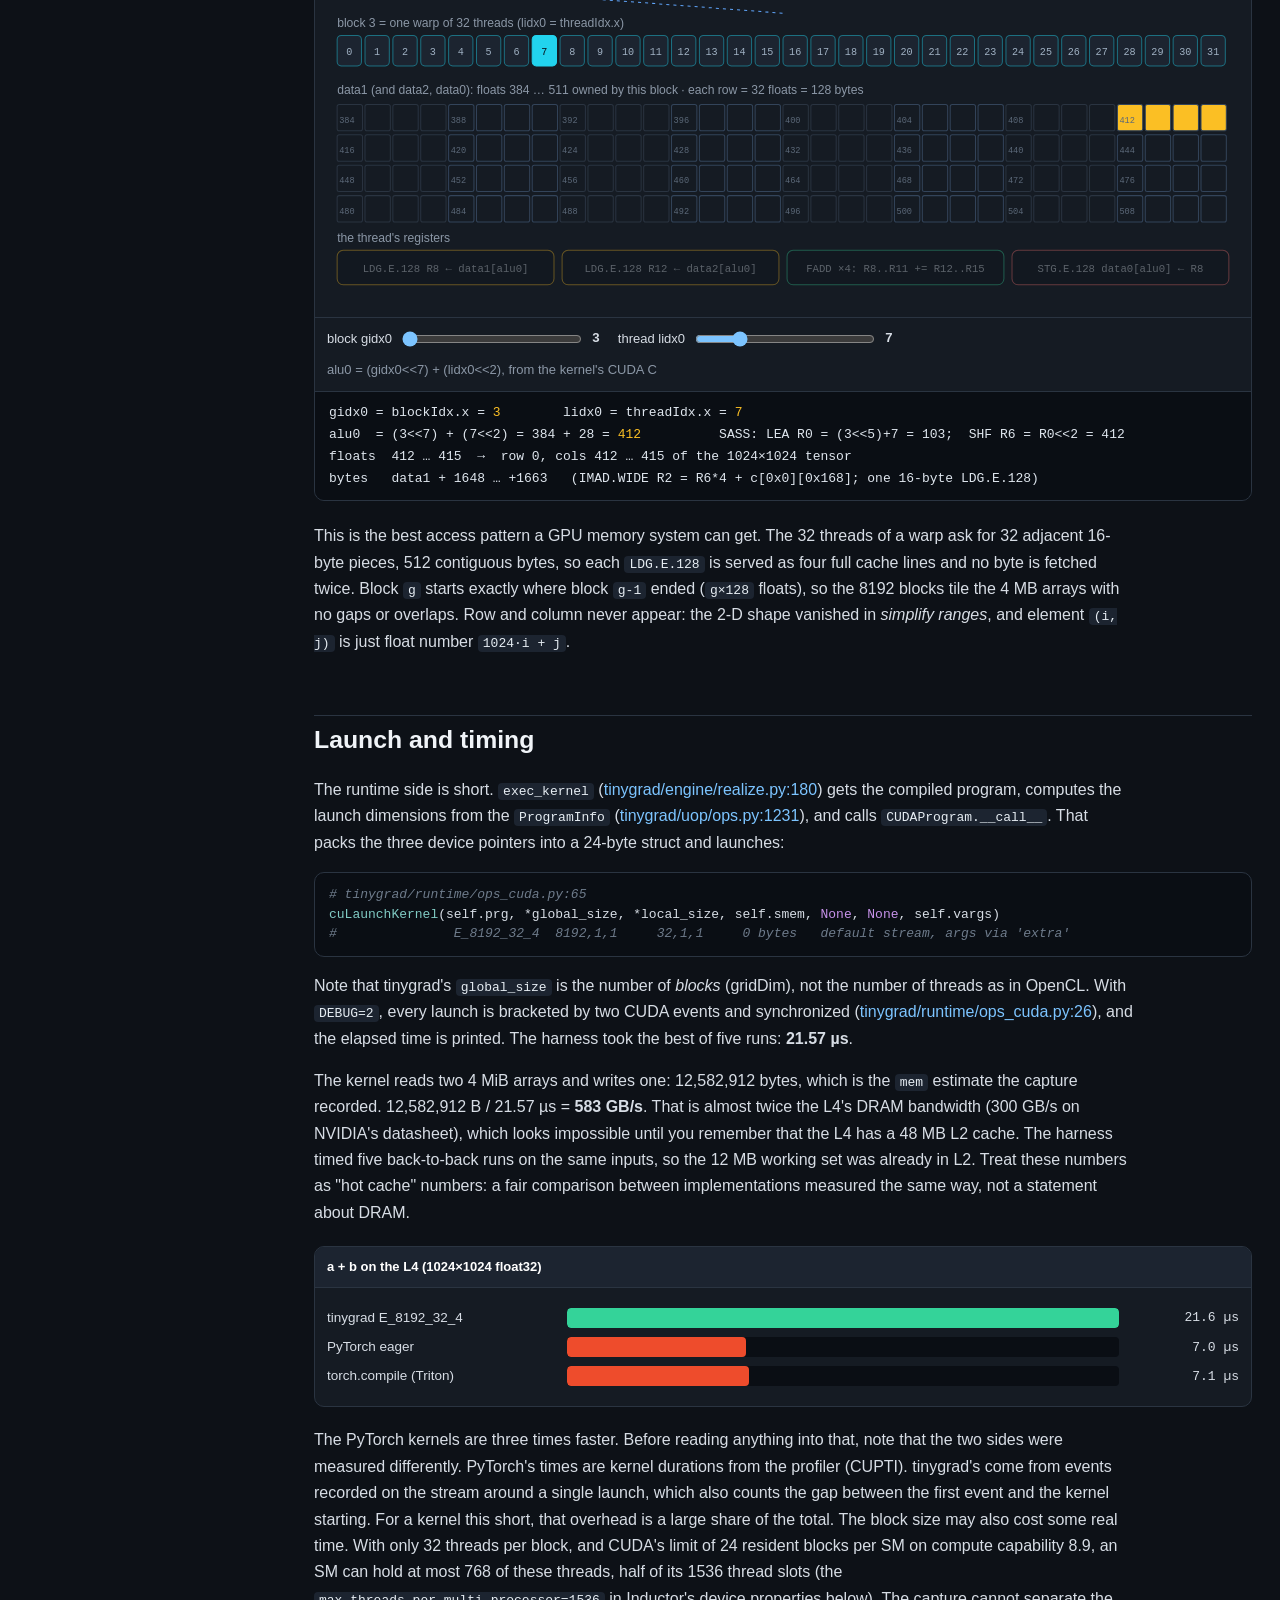
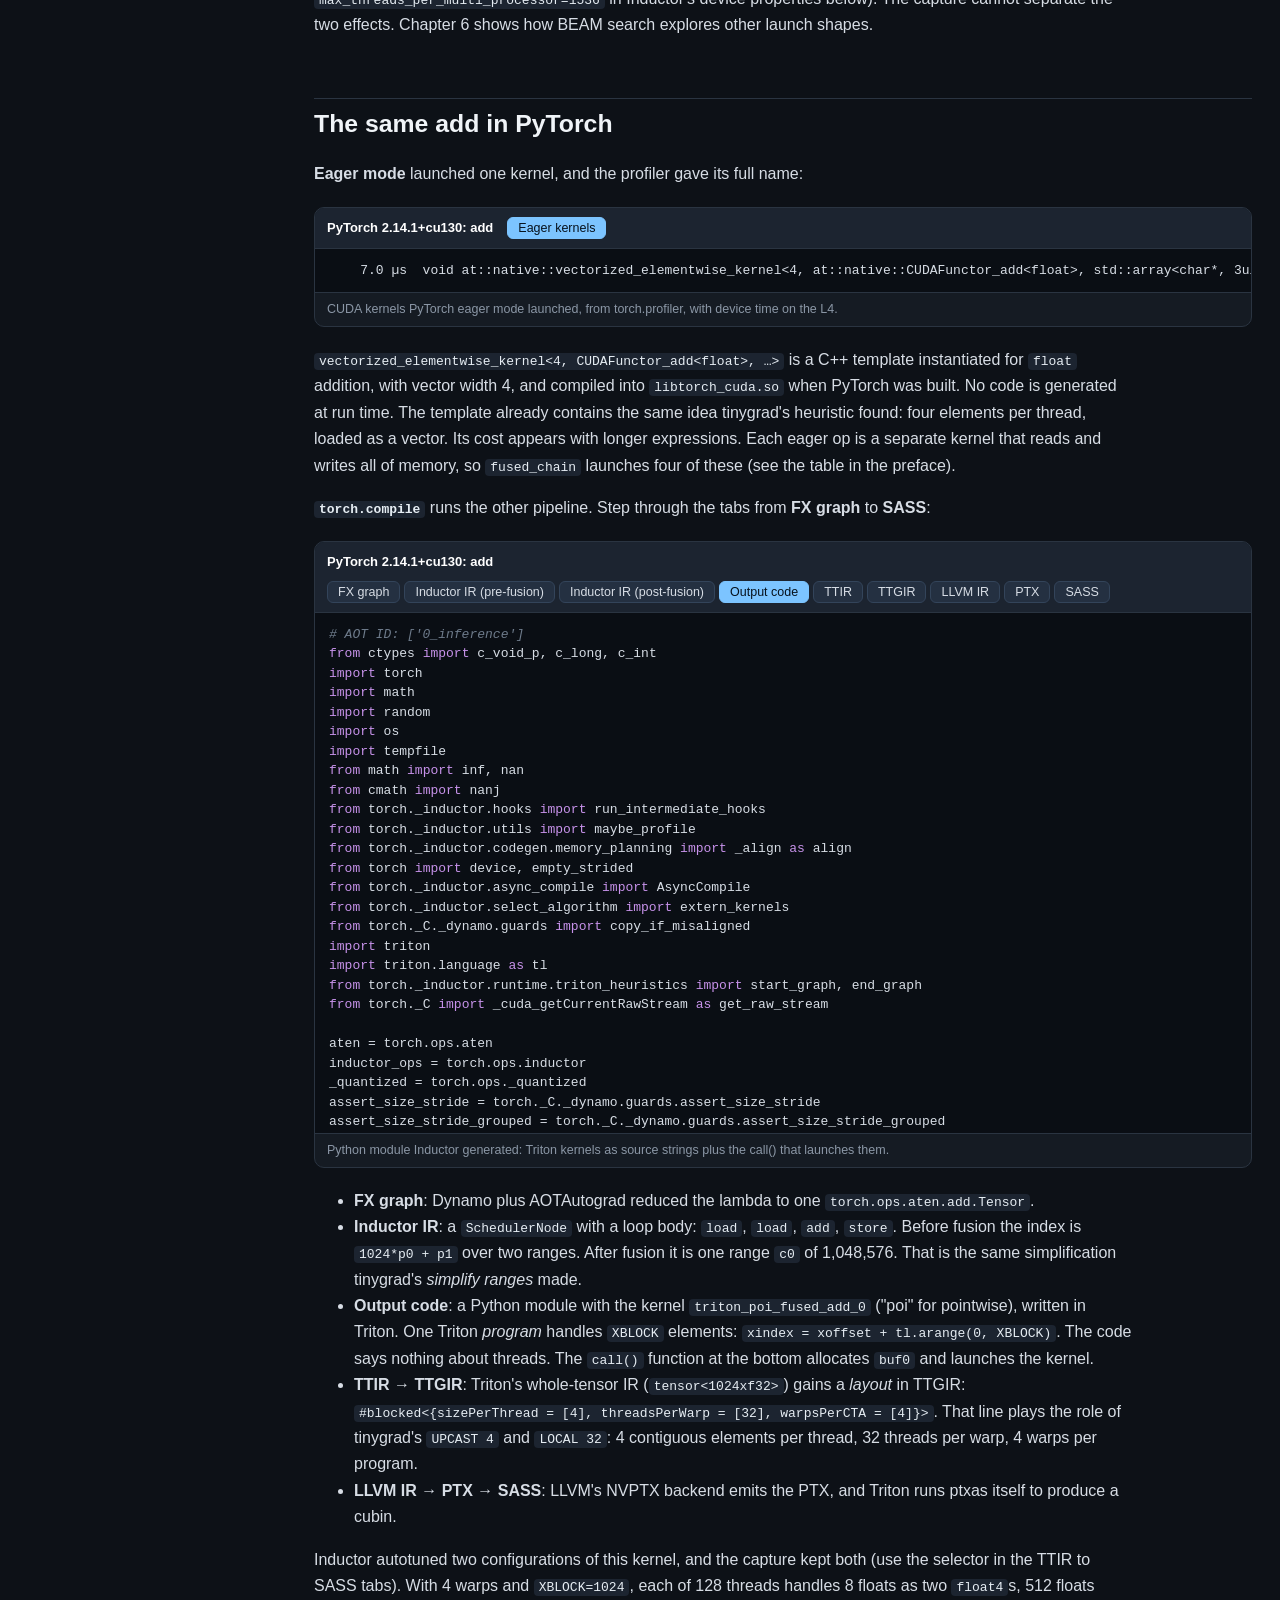
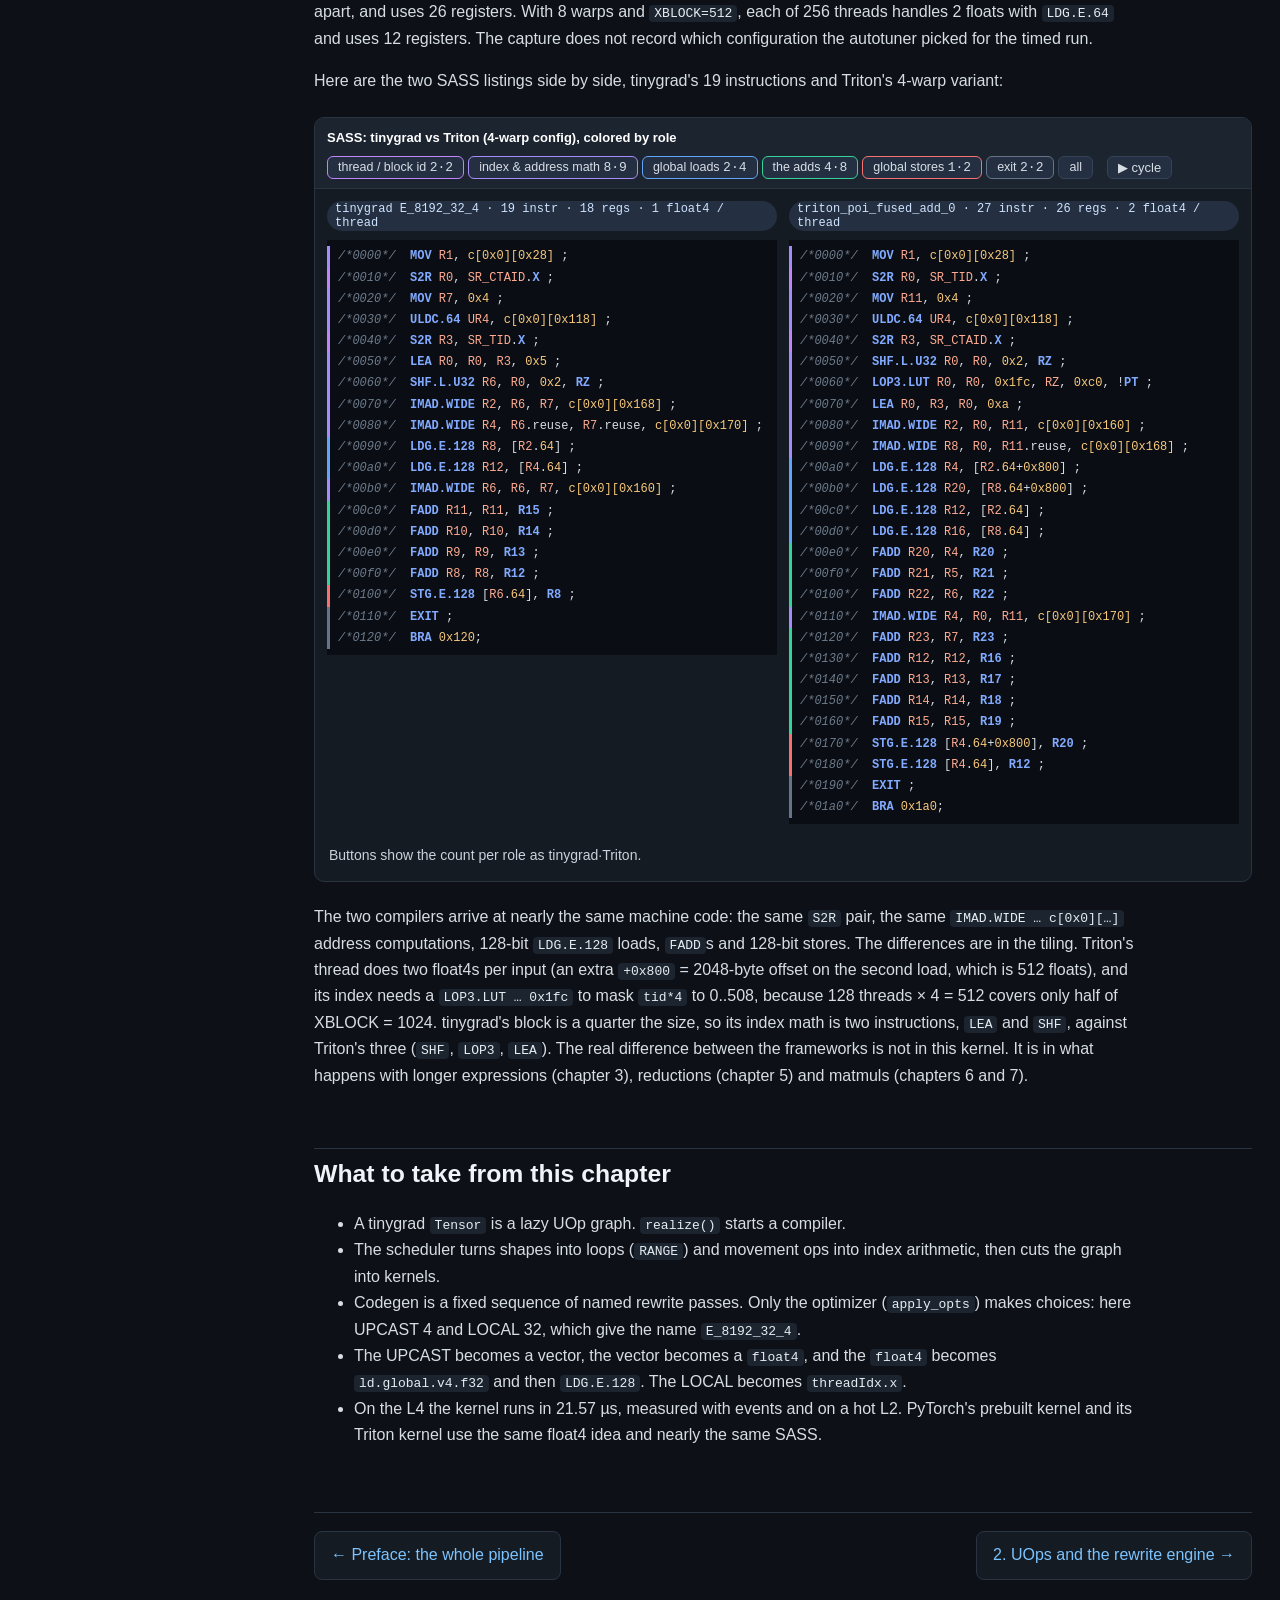
<file: book/ch01-journey.html>
<!doctype html>
<html lang="en"><head><meta charset="utf-8"><meta name="viewport" content="width=device-width,initial-scale=1">
<title>1. The journey of a + b · From Python to SASS</title>
<link rel="stylesheet" href="assets/book.css">
<style>
  .anim { background: var(--panel); border: 1px solid var(--line); border-radius: 10px; margin: 22px 0; overflow: hidden; }
  .anim .widget-body svg { width: 100%; height: auto; display: block; }
  /* journey */
  .jr-map { display: flex; gap: 3px; padding: 10px 12px 4px; }
  .jr-map i { flex: 1; height: 8px; border-radius: 3px; opacity: .25; cursor: pointer; transition: opacity .3s, transform .3s; }
  .jr-map i.on { opacity: 1; transform: scaleY(1.6); } .jr-map i.past { opacity: .6; }
  .jr-cap { padding: 8px 14px 10px; font-size: 14px; color: #c9d2dc; min-height: 3.2em; }
  .jr-cap b { color: #fff; font: 600 14px var(--mono); }
  #journey pre.code { height: 400px; max-height: 400px; }
  #journey .ln.add { animation: jrIn .7s ease both; }
  @keyframes jrIn { from { opacity: 0; transform: translateX(-14px); background: rgba(74, 222, 128, .35); } to { opacity: 1; transform: none; } }
  #journey pre.code.out .ln { transition: opacity .25s; opacity: .15; }
  /* range splitter */
  .sp-name { font: 700 30px var(--mono); text-align: center; padding: 6px 0 2px; letter-spacing: .02em; }
  .sp-name span { transition: opacity .5s; }
  .sp-expr { font: 14px var(--mono); text-align: center; color: #dfe6ee; padding: 2px 10px 12px; min-height: 2.6em; }
  .c-g { color: #60a5fa; } .c-l { color: #22d3ee; } .c-u { color: #fbbf24; } .c-k { color: #6e7b8b; }
  /* grid */
  .gd-ctl { display: flex; flex-wrap: wrap; gap: 10px 18px; align-items: center; padding: 10px 12px; border-top: 1px solid var(--line); font-size: 13px; }
  .gd-ctl label { display: flex; gap: 8px; align-items: center; }
  .gd-ctl input[type=range] { width: 180px; }
  .gd-math { font: 13px/1.7 var(--mono); padding: 10px 14px; border-top: 1px solid var(--line); background: #0a0e14; color: #dfe6ee; white-space: pre-wrap; }
  .gd-math .hl { color: #fbbf24; }
  /* decode table */
  table.decode td:first-child { font: 600 14px var(--mono); }
  .sass-pair { display: grid; grid-template-columns: 1fr 1fr; gap: 12px; }
  .sass-pair > div { min-width: 0; }
  @media (max-width: 1000px) { .sass-pair { grid-template-columns: 1fr; } }
</style></head>
<body><main>
  <div class="kicker">Chapter 1</div><h1>The journey of a + b</h1>
  <p class="lede">We follow a single elementwise add of two 1024×1024 float32 tensors through every stage of tinygrad on an NVIDIA L4: the lazy graph, the scheduler, each named compiler pass, the kernel name <code>E_8192_32_4</code>, CUDA C, PTX, the 19 SASS instructions the GPU runs, and the launch of 8192 blocks. Then we watch PyTorch do the same add twice, once with a prebuilt kernel and once with a Triton kernel it writes on the fly, and compare the machine code. Later chapters zoom in on each stage. This one is the map.</p>
  <div class="pipeline"></div>

  <h2>Fourteen characters of Python</h2>
  <p>Here is the program, as the capture harness ran it (<code>harness/examples.py</code>):</p>
  <pre class="code static" data-lang="python">
from tinygrad import Tensor
a = Tensor(np_a).realize()      # 1024 x 1024 float32, copied to the L4
b = Tensor(np_b).realize()
c = a + b                       # builds a graph node; no GPU work
c.realize()                     # schedule -> codegen -> compile -> launch
</pre>
  <p>The line <code>c = a + b</code> does not add anything. <code>Tensor.__add__</code> (<a class="src" data-src="tinygrad/mixin/elementwise.py#L263"></a>) goes through <code>_binop</code> (<a class="src" data-src="tinygrad/mixin/elementwise.py#L32"></a>), which promotes dtypes and calls <code>alu(Ops.ADD, …)</code>. That wraps a new <code>UOp</code> in a new <code>Tensor</code>. A tinygrad <code>Tensor</code> is only a handle: its slots are <code>uop</code>, <code>is_param</code> and <code>grad</code> (<a class="src" data-src="tinygrad/tensor.py#L285"></a>). All the information lives in the UOp graph it points to. The capture printed that graph just before <code>realize()</code>:</p>
  <div class="anim"><div class="widget-head"><span class="title">add/default · tensor_graph (pyrender of c.uop before realize)</span></div><pre class="code" id="tgraph"></pre></div>
  <p>Read it bottom up. <code>c7</code> is the ADD. Its two sources are <code>RESHAPE</code>s of two <code>BUFFER</code>s. A buffer in tinygrad is always one-dimensional, here 1,048,576 floats on <code>'CUDA'</code>, and a <code>RESHAPE</code> whose shape is itself a UOp (<code>c3</code>, a <code>STACK</code> of two constants) gives it the shape 1024×1024. There is no stride, no view object and no ShapeTracker: tinygrad 0.14 keeps movement ops as ordinary nodes until the scheduler turns them into arithmetic. <code>.realize()</code> (<a class="src" data-src="tinygrad/tensor.py#L420"></a>) is where the compiler starts.</p>

  <h2>The whole journey in one animation</h2>
  <p>Before going through the stages one by one, watch the artifact change shape. Each step below is a real snapshot from the capture, the IR exactly as tinygrad held it after that stage, with the lines that are new since the previous step sliding in. Press play and watch three things happen. The two nested loops of 1024 merge into one loop of 1,048,576 and are then split into 8192 × 32 × 4. The loop variables become <code>gidx0</code> and <code>lidx0</code>, the hardware's block and thread indices. And four scalar loads become one 16-byte vector load.</p>
  <div class="anim" id="journey"></div>

  <h2>Scheduling: from a graph to one kernel</h2>
  <p>The scheduler's job is to turn "a graph of tensor operations" into "a list of kernels, each a loop nest with loads and stores". For <code>a + b</code> the answer is obviously one kernel, but it goes through the same machinery as softmax (three kernels) or a matmul.</p>
  <p><code>realize()</code> calls <code>linear_with_vars</code> (<a class="src" data-src="tinygrad/tensor.py#L404"></a>), which runs two groups of passes:</p>
  <ol>
    <li><b>Callify</b> (<code>transform_to_call</code>, <a class="src" data-src="tinygrad/tensor.py#L224"></a>). <em>number the uops</em> tags the output. <em>early transform tensor graph</em> turns "the value of <code>c</code>" into "allocate a new buffer and STORE the ADD into it": that is the <code>c4.after(c4.store(c9))</code> line in the journey. <em>replace bufs</em> swaps the concrete buffers for numbered <code>PARAM</code> slots 0, 1, 2. The output is slot 0. After this pass the graph no longer mentions which memory it runs on, so it can be cached and reused as a schedule.</li>
    <li><b>Schedule</b> (<code>create_linear_with_vars</code>, <a class="src" data-src="tinygrad/schedule/__init__.py#L181"></a>), whose core is <code>get_kernel_graph</code> (<a class="src" data-src="tinygrad/schedule/rangeify.py#L585"></a>). <em>apply rangeify</em> gives every node a tuple of <code>RANGE</code> loop variables. The output gets two fresh ranges, <code>r0</code> (rows) and <code>r1</code> (columns). Each RESHAPE pushes them back to its 1-D buffer as <code>r0*1024+r1</code>, and then the RESHAPE is deleted. <em>stage to store</em> and <em>split kernels</em> cut the graph at every STORE with no open loops. There is exactly one here, so there is one kernel.</li>
  </ol>
  <p>You can watch rangeify decide this with <code>DEBUG_RANGEIFY=1</code>. Run on the CPU against the NULL device (chapter 11 explains the trick), it prints one row per node: the number of consumers, the op, the shape, and the ranges the node is indexed with. <code>***</code> marks nodes that must be materialized:</p>
  <pre class="code static" data-lang="text">
***  0 Ops.STORE            (1024, 1024)                         0 [r0][r1]
     1 Ops.ADD              (1024, 1024)                         0 [r0][r1]
     1 Ops.RESHAPE          (1024, 1024)                         0 [(r0*1024+r1)] -> [r0][r1]
     1 Ops.PARAM            (1048576,)                           0 [(r0*1024+r1)]
     1 Ops.RESHAPE          (1024, 1024)                         0 [(r0*1024+r1)] -> [r0][r1]
     1 Ops.PARAM            (1048576,)                           0 [(r0*1024+r1)]
     ...
</pre>
  <p>Every value node (the ADD, the RESHAPEs, the input PARAMs) has exactly one consumer, so each one inherits its consumer's ranges and fuses into it (<a class="src" data-src="tinygrad/schedule/indexing.py#L188"></a>). Only the STORE starts new loops. Chapter 3 shows what happens when a node has two consumers that disagree, and the result is a second kernel.</p>
  <p>Here is the kernel AST that reaches codegen, from the capture:</p>
  <div class="kernel-view" data-key="add/default" data-tabs="ast" data-tab="ast" data-title="Kernel 0 as handed to codegen (DEBUG=5 prints exactly this)"></div>
  <p>This is the whole program in tinygrad's vocabulary. <code>PARAM</code> 0, 1 and 2 are the output and the two inputs, each a flat array of 1,048,576 floats. <code>c3</code> and <code>c5</code> are two loops of 1024 with axis type <code>WEAK</code>, meaning "an output loop that codegen may map to hardware however it likes". <code>c6 = c3*1024+c5</code> is the flat index. <code>c12</code> loads both inputs at that index and adds them (an <code>INDEX</code> stands for its load; explicit <code>LOAD</code> ops are added later). <code>c14</code> stores to the output at the same index and <code>end</code>s both loops. The <code>KernelInfo</code> name is still <code>'test'</code>.</p>

  <h2>Every pass, in order</h2>
  <p>From here to the CUDA source there are 52 named <code>graph_rewrite</code> passes in this capture: 4 on the tensor graph, 17 in the scheduler, 30 in codegen, and one on the runtime side. The stepper shows them all. Bar height is the graph size after each pass, and faded bars are passes that found nothing to do for <code>a + b</code>, which is most of them: there is no reduction, no shared memory and no exotic dtype. Click through the changed passes. The short description under the pass name comes from the source.</p>
  <div class="pass-stepper" data-key="add/default" data-kernel="all"></div>
  <p>Notice where the node count jumps. <em>devectorize2</em> takes the graph from 29 to 50 UOps because it splits the 4-wide vector into four scalar loads, adds and stores. <em>add images</em>, which is where <code>memory_coalescing</code> runs just before it (<a class="src" data-src="tinygrad/codegen/__init__.py#L344"></a>), takes it back down to 39 by gluing the four scalar loads into one 4-wide <code>SHRINK</code> load. <em>casted consts</em> adds a <code>CAST</code> for every constant. The interesting decisions, though, happen in a step that is not a named rewrite at all: <code>apply_opts</code>.</p>

  <h2>Choosing the launch shape: UPCAST 4, LOCAL 32</h2>
  <p>After <em>simplify ranges</em> has merged the two loops into one of 1,048,576 (<a class="src" data-src="tinygrad/codegen/simplify.py#L23"></a>, since <code>r0*1024+r1</code> over a 1024×1024 range is just a counter), the optimizer decides how to map that loop onto the GPU. <code>apply_opts</code> (<a class="src" data-src="tinygrad/codegen/opt/postrange.py#L334"></a>) first turns the WEAK range into a <code>GLOBAL</code> one (<code>convert_loop_to_global</code>, <a class="src" data-src="tinygrad/codegen/opt/postrange.py#L70"></a>), then runs the hand-coded heuristics. The capture records what they chose:</p>
  <pre class="code static" data-lang="python">
applied_opts = (Opt(op=OptOps.UPCAST, axis=0, arg=4), Opt(op=OptOps.LOCAL, axis=0, arg=32))
</pre>
  <p>Every opt is a call to <code>shift_to</code> (<a class="src" data-src="tinygrad/codegen/opt/postrange.py#L90"></a>). It splits a range of size N into an outer range of N/amount and a new inner range of size <code>amount</code> with a new axis type, and substitutes <code>old → outer*amount + inner</code> everywhere. Step through it:</p>
  <div class="anim" id="splitter"></div>
  <p><b>Why UPCAST 4?</b> An UPCAST axis is not a loop at runtime. Each thread does all of its iterations, so the four consecutive floats become one 16-byte vector. Running DEBUG=4 against the NULL device shows where it came from: the heuristic printed <code>more upcast axis : [(0, 3, 0, 4)]</code>. That is the upcast loop in <a class="src" data-src="tinygrad/codegen/opt/heuristic.py#L114"></a>, whose tuples are <code>(num_strides, sum_strides, axis, amount)</code>. The loop is meant to find axes that some buffer <em>broadcasts</em> over (stride 0), the classic case being the M and N axes of a matmul. It qualifies an axis when the range is not in a buffer index's <code>backward_slice</code>. Here every index <em>is</em> the bare range, and <code>backward_slice</code> excludes the node itself (<a class="src" data-src="tinygrad/uop/ops.py#L277"></a>), so all three buffers pass the test. Upcasting by 3 does not divide 1,048,576, so the only candidate is 4. On the next iteration the axis is already upcast and the loop stops. We checked this by instrumenting the heuristic on the CPU: all three indices are the range itself. If the loop had not fired, the fallback a few lines later (<a class="src" data-src="tinygrad/codegen/opt/heuristic.py#L156"></a>, "if nothing at all is upcasted… do an upcast" by 4) would have produced the same opt.</p>
  <p><b>Why LOCAL 32?</b> The locals step (<a class="src" data-src="tinygrad/codegen/opt/heuristic.py#L160"></a>) tries sizes from <code>[32]*(axis==0) + [16, 8, 4, 3, 2]</code> and keeps the first one that divides the axis while the total stays ≤ 128 (<a class="src" data-src="tinygrad/codegen/opt/heuristic.py#L172"></a>). Axis 0 gets first pick and 32 divides 262,144, so each block has 32 threads: exactly one warp. That is a small block, and we come back to the cost at the end of the chapter.</p>

  <h2>Reading the name E_8192_32_4</h2>
  <p><code>get_optimized_ast</code> (<a class="src" data-src="tinygrad/codegen/opt/postrange.py#L50"></a>) names the kernel from its axes: <code>"r"</code> if there is a reduction, else <code>"E"</code>, then one number per axis in a fixed order (globals, then locals, then upcasts, then reduce and unroll axes), colored by axis type in the terminal.</p>
  <table class="decode">
    <tr><th>Part</th><th>Axis type</th><th>Meaning on the GPU</th></tr>
    <tr><td>E</td><td>no REDUCE</td><td>elementwise kernel</td></tr>
    <tr><td class="c-g">8192</td><td>GLOBAL (blue)</td><td><code>gidx0 = blockIdx.x</code>: 8192 blocks in the grid</td></tr>
    <tr><td class="c-l">32</td><td>LOCAL (cyan)</td><td><code>lidx0 = threadIdx.x</code>: 32 threads per block</td></tr>
    <tr><td class="c-u">4</td><td>UPCAST (yellow)</td><td>4 consecutive floats per thread, held in registers as one <code>float4</code></td></tr>
  </table>
  <p>8192 × 32 × 4 = 1,048,576, one entry per element of <code>c</code>. Every other contiguous elementwise example in the book (<code>fused_chain</code>, <code>gelu</code>, <code>exp</code>, <code>sin</code>, <code>int_divmod</code>) has the same 1,048,576 output elements, gets the same opts, and so has the same name. Only the body differs. The colors survive in the IR as ANSI escapes inside <code>KernelInfo(name='E\x1b[90m_\x1b[0m\x1b[34m8192…')</code>, which is why the pass stepper shows them. The function name in C is stripped of them (<code>function_name</code>).</p>

  <h2>From loops back to hardware</h2>
  <p>The remaining codegen passes "lower" the optimized graph until each UOp corresponds to one statement of C. Use the pass stepper above to see each of these:</p>
  <ul>
    <li><b>postopt symbolic</b> simplifies <code>(g*32+l)*4+u</code> to <code>g*128 + l*4 + u</code>.</li>
    <li><b>expander</b> (<a class="src" data-src="tinygrad/codegen/__init__.py#L322"></a>) removes the UPCAST range. In its place is a vector constant <code>STACK(0, 1, 2, 3)</code>, so the index becomes a 4-wide vector and so does every value computed from it. The loop over 4 is now data parallelism inside one thread.</li>
    <li><b>add gpudims</b> (<a class="src" data-src="tinygrad/codegen/gpudims.py#L41"></a>) replaces the GLOBAL range with <code>UOp.special(8192, 'gidx0')</code> and the LOCAL range with <code>UOp.special(32, 'lidx0')</code>. These SPECIAL ops will render as <code>blockIdx.x</code> and <code>threadIdx.x</code>.</li>
    <li><b>*** expand broadcast / add loads</b> inserts explicit <code>.load()</code>s. <b>devectorize2</b> splits every 4-wide op into four scalars (<a class="src" data-src="tinygrad/codegen/__init__.py#L123"></a>), and <b>memory coalescing</b> regroups the four scalar loads at <code>base+0..3</code> into a single 4-wide <code>SHRINK</code> load. It can do that because the base is a multiple of 4, which is what lets the CUDA renderer emit a <code>float4</code>.</li>
    <li><b>lower all index dtypes</b> commits the abstract <code>weakint</code> index type to 32-bit <code>int</code>, since 1,048,576 fits.</li>
    <li><b>late decompositions</b> rewrites multiplications by powers of two as shifts: <code>gidx0*128</code> becomes <code>gidx0&lt;&lt;7</code> and <code>lidx0*4</code> becomes <code>lidx0&lt;&lt;2</code>.</li>
    <li><b>linearize/render</b> toposorts the graph into 47 uops, prints the C, and calls the compiler.</li>
  </ul>

  <h2>The linear program and the CUDA C</h2>
  <p>Here are all the stages of the finished kernel in one place. Start with the <b>Source</b> tab:</p>
  <div class="kernel-view" data-key="add/default" data-tabs="uops,source,ptx,sass,ptxas" data-tab="source" data-highlight="alu0|float4|ld.global.v4|st.global.v4|LDG|STG|Used"></div>
  <p>Each line of C maps to a few uops. <code>int gidx0 = blockIdx.x; /* 8192 */</code> is SPECIAL uop 7, with its bound in a comment. <code>alu0 = ((gidx0&lt;&lt;7)+(lidx0&lt;&lt;2))</code> is uops 17 to 19: two <code>SHL</code>s and an <code>ADD</code>. It gets a name because three loads and stores use it, and single-use expressions are inlined. The two <code>float4</code> loads are the <code>SHRINK</code> + <code>LOAD</code> pairs at uops 20 to 23. The <code>make_float4</code> store at the end is uops 26 to 44: eight <code>INDEX</code>es pick lanes out of the two float4s, four <code>ADD</code>s add them, then a <code>STACK</code> rebuilds the vector, and a <code>SHRINK</code> and a <code>STORE</code> write it. The prefix (<code>typedef unsigned int uint</code>, <code>INFINITY</code>, <code>tg_bitcast</code>) is emitted for every CUDA kernel. <code>__launch_bounds__(32)</code> is the product of the local sizes (<a class="src" data-src="tinygrad/renderer/cstyle.py#L156"></a>), and it tells the compiler no block will ever have more than 32 threads.</p>
  <p>In the <b>Linear uops</b> tab you can see the effect of <em>casted consts</em>: every constant appears as a <code>CONST weakint</code> plus a <code>CAST int</code>, for example uops 5 and 6 (8192). The small constants near the end (0, 1, 3, plus the 2 reused from uop 12) are lane numbers inside the float4.</p>

  <h2>PTX and SASS</h2>
  <p>On the CUDA device, tinygrad's compiler is NVRTC (<a class="src" data-src="tinygrad/runtime/support/compiler_cuda.py#L46"></a>), called with <code>--gpu-architecture=sm_89</code>, CUDA <code>-I</code> include paths and, on new versions, <code>--minimal</code> (<a class="src" data-src="tinygrad/runtime/support/compiler_cuda.py#L51"></a>), and <b>asked for PTX, not a cubin</b>. Switch the widget to <b>PTX</b>. PTX is a virtual ISA with unlimited typed registers (<code>%r</code> 32-bit integer, <code>%rd</code> 64-bit, <code>%f</code> float). NVVM has already done real work on it:</p>
  <ul>
    <li><code>shl.b32 %r3, %r1, 7</code> and <code>shl.b32 %r4, %r2, 2</code> are tinygrad's shifts. <code>mul.wide.s32 %rd7, %r5, 4</code> turns the element index into a 64-bit byte offset.</li>
    <li><code>ld.global.v4.f32 {%f1, %f2, %f3, %f4}, [%rd8]</code> is the <code>float4</code> load, still one instruction.</li>
    <li>The four <code>add.f32</code> and one <code>st.global.v4.f32</code> are the add and the store.</li>
  </ul>
  <p>tinygrad passes this PTX to <code>cuModuleLoadData</code>, and the driver's ptxas JIT compiles it to SASS for the exact GPU, which here is sm_89. To show you that SASS, the capture harness compiled the same PTX with <code>ptxas -arch=sm_89 -v</code> and disassembled it with <code>cuobjdump -sass</code>. Switch to <b>SASS</b>. Without the padding NOPs, the whole kernel is 19 instructions:</p>
  <pre class="code static" data-lang="sass">
/*0000*/  MOV R1, c[0x0][0x28] ;                       // stack pointer (unused here)
/*0010*/  S2R R0, SR_CTAID.X ;                         // R0 = blockIdx.x          (gidx0)
/*0020*/  MOV R7, 0x4 ;                                // sizeof(float)
/*0030*/  ULDC.64 UR4, c[0x0][0x118] ;                 // global memory descriptor for .E accesses
/*0040*/  S2R R3, SR_TID.X ;                           // R3 = threadIdx.x         (lidx0)
/*0050*/  LEA R0, R0, R3, 0x5 ;                        // R0 = (gidx0 << 5) + lidx0
/*0060*/  SHF.L.U32 R6, R0, 0x2, RZ ;                  // R6 = R0 << 2  == alu0
/*0070*/  IMAD.WIDE R2, R6, R7, c[0x0][0x168] ;        // &data1[alu0] = alu0*4 + param 1
/*0080*/  IMAD.WIDE R4, R6.reuse, R7.reuse, c[0x0][0x170] ; // &data2[alu0]
/*0090*/  LDG.E.128 R8, [R2.64] ;                      // float4 val0 -> R8..R11
/*00a0*/  LDG.E.128 R12, [R4.64] ;                     // float4 val1 -> R12..R15
/*00b0*/  IMAD.WIDE R6, R6, R7, c[0x0][0x160] ;        // &data0[alu0]  (param 0: the output)
/*00c0*/  FADD R11, R11, R15 ;                         // .w
/*00d0*/  FADD R10, R10, R14 ;                         // .z
/*00e0*/  FADD R9, R9, R13 ;                           // .y
/*00f0*/  FADD R8, R8, R12 ;                           // .x
/*0100*/  STG.E.128 [R6.64], R8 ;                      // one 16-byte store
/*0110*/  EXIT ;
/*0120*/  BRA 0x120;                                   // never reached: padding loop
</pre>
  <p>(The comments are ours. The instructions are the capture's.) Some things to notice:</p>
  <ul>
    <li><b>ptxas refactored tinygrad's index.</b> tinygrad emitted <code>(gidx0&lt;&lt;7)+(lidx0&lt;&lt;2)</code>. ptxas factored it as <code>((gidx0&lt;&lt;5)+lidx0)&lt;&lt;2</code>, a single <code>LEA</code> (shift-and-add) followed by one shift. Same value, one instruction fewer.</li>
    <li><b>Kernel parameters live in constant bank 0.</b> <code>c[0x0][0x160]</code>, <code>0x168</code> and <code>0x170</code> are the three 8-byte pointers, in argument order <code>data0, data1, data2</code>. ptxas reports <code>376 bytes cmem[0]</code>: 0x160 = 352 bytes of driver-reserved space, plus 3 × 8 bytes of parameters.</li>
    <li><b><code>.E.128</code></b> is a 128-bit access through the 64-bit address register pair <code>R2.64</code> (R2:R3). One instruction moves a whole float4 per thread, and 512 bytes per warp.</li>
    <li><b>18 registers</b> (<code>ptxas -v</code>: <code>Used 18 registers, used 0 barriers, 376 bytes cmem[0]</code>), no stack and no spills.</li>
  </ul>
  <div class="sass-mix" data-key="add/default"></div>

  <h2>Who touches what: blocks, warps, threads</h2>
  <p>The launch is 8192 blocks of 32 threads. Each block is one warp, the 32 threads that the SM runs in lockstep. Every thread runs the 19 instructions above with its own <code>(gidx0, lidx0)</code> and computes <code>alu0 = (gidx0&lt;&lt;7)+(lidx0&lt;&lt;2)</code>. Pick a block and a thread below, or press <em>run warp</em> to watch one warp execute its load, add and store. The memory strip shows the 128 floats (512 bytes) that this block covers, in rows of 32 floats. One row is 128 bytes, the size of an L2 cache line on NVIDIA GPUs.</p>
  <div class="anim" id="gridanim"></div>
  <p>This is the best access pattern a GPU memory system can get. The 32 threads of a warp ask for 32 adjacent 16-byte pieces, 512 contiguous bytes, so each <code>LDG.E.128</code> is served as four full cache lines and no byte is fetched twice. Block <code>g</code> starts exactly where block <code>g-1</code> ended (<code>g×128</code> floats), so the 8192 blocks tile the 4 MB arrays with no gaps or overlaps. Row and column never appear: the 2-D shape vanished in <em>simplify ranges</em>, and element <code>(i, j)</code> is just float number <code>1024·i + j</code>.</p>

  <h2>Launch and timing</h2>
  <p>The runtime side is short. <code>exec_kernel</code> (<a class="src" data-src="tinygrad/engine/realize.py#L180"></a>) gets the compiled program, computes the launch dimensions from the <code>ProgramInfo</code> (<a class="src" data-src="tinygrad/uop/ops.py#L1231"></a>), and calls <code>CUDAProgram.__call__</code>. That packs the three device pointers into a 24-byte struct and launches:</p>
  <pre class="code static" data-lang="python">
# tinygrad/runtime/ops_cuda.py:65
cuLaunchKernel(self.prg, *global_size, *local_size, self.smem, None, None, self.vargs)
#               E_8192_32_4  8192,1,1     32,1,1     0 bytes   default stream, args via 'extra'
</pre>
  <p>Note that tinygrad's <code>global_size</code> is the number of <em>blocks</em> (gridDim), not the number of threads as in OpenCL. With <code>DEBUG=2</code>, every launch is bracketed by two CUDA events and synchronized (<a class="src" data-src="tinygrad/runtime/ops_cuda.py#L26"></a>), and the elapsed time is printed. The harness took the best of five runs: <b>21.57 µs</b>.</p>
  <p>The kernel reads two 4 MiB arrays and writes one: 12,582,912 bytes, which is the <code>mem</code> estimate the capture recorded. 12,582,912 B / 21.57 µs = <b>583 GB/s</b>. That is almost twice the L4's DRAM bandwidth (300 GB/s on NVIDIA's datasheet), which looks impossible until you remember that the L4 has a 48 MB L2 cache. The harness timed five back-to-back runs on the same inputs, so the 12 MB working set was already in L2. Treat these numbers as "hot cache" numbers: a fair comparison between implementations measured the same way, not a statement about DRAM.</p>
  <div class="bars" data-keys="add/default,add/torch:eager,add/torch:inductor" data-labels="tinygrad E_8192_32_4|PyTorch eager|torch.compile (Triton)" data-title="a + b on the L4 (1024×1024 float32)"></div>
  <p>The PyTorch kernels are three times faster. Before reading anything into that, note that the two sides were measured differently. PyTorch's times are kernel durations from the profiler (CUPTI). tinygrad's come from events recorded on the stream around a single launch, which also counts the gap between the first event and the kernel starting. For a kernel this short, that overhead is a large share of the total. The block size may also cost some real time. With only 32 threads per block, and CUDA's limit of 24 resident blocks per SM on compute capability 8.9, an SM can hold at most 768 of these threads, half of its 1536 thread slots (the <code>max_threads_per_multi_processor=1536</code> in Inductor's device properties below). The capture cannot separate the two effects. Chapter 6 shows how BEAM search explores other launch shapes.</p>

  <h2>The same add in PyTorch</h2>
  <p><b>Eager mode</b> launched one kernel, and the profiler gave its full name:</p>
  <div class="torch-view" data-key="add/torch" data-tabs="eager" data-tab="eager"></div>
  <p><code>vectorized_elementwise_kernel&lt;4, CUDAFunctor_add&lt;float&gt;, …&gt;</code> is a C++ template instantiated for <code>float</code> addition, with vector width 4, and compiled into <code>libtorch_cuda.so</code> when PyTorch was built. No code is generated at run time. The template already contains the same idea tinygrad's heuristic found: four elements per thread, loaded as a vector. Its cost appears with longer expressions. Each eager op is a separate kernel that reads and writes all of memory, so <code>fused_chain</code> launches four of these (see the table in the preface).</p>
  <p><b><code>torch.compile</code></b> runs the other pipeline. Step through the tabs from <b>FX graph</b> to <b>SASS</b>:</p>
  <div class="torch-view" data-key="add/torch" data-tabs="fx,pre,post,output,ttir,ttgir,llir,ptx,sass" data-tab="output" data-highlight="triton_poi_fused_add_0|XBLOCK|tl\.load|tl\.store|sizePerThread|LDG|STG|ld\.global|st\.global"></div>
  <ul>
    <li><b>FX graph</b>: Dynamo plus AOTAutograd reduced the lambda to one <code>torch.ops.aten.add.Tensor</code>.</li>
    <li><b>Inductor IR</b>: a <code>SchedulerNode</code> with a loop body: <code>load</code>, <code>load</code>, <code>add</code>, <code>store</code>. Before fusion the index is <code>1024*p0 + p1</code> over two ranges. After fusion it is one range <code>c0</code> of 1,048,576. That is the same simplification tinygrad's <em>simplify ranges</em> made.</li>
    <li><b>Output code</b>: a Python module with the kernel <code>triton_poi_fused_add_0</code> ("poi" for pointwise), written in Triton. One Triton <em>program</em> handles <code>XBLOCK</code> elements: <code>xindex = xoffset + tl.arange(0, XBLOCK)</code>. The code says nothing about threads. The <code>call()</code> function at the bottom allocates <code>buf0</code> and launches the kernel.</li>
    <li><b>TTIR → TTGIR</b>: Triton's whole-tensor IR (<code>tensor&lt;1024xf32&gt;</code>) gains a <em>layout</em> in TTGIR: <code>#blocked&lt;{sizePerThread = [4], threadsPerWarp = [32], warpsPerCTA = [4]}&gt;</code>. That line plays the role of tinygrad's <code>UPCAST 4</code> and <code>LOCAL 32</code>: 4 contiguous elements per thread, 32 threads per warp, 4 warps per program.</li>
    <li><b>LLVM IR → PTX → SASS</b>: LLVM's NVPTX backend emits the PTX, and Triton runs ptxas itself to produce a cubin.</li>
  </ul>
  <p>Inductor autotuned two configurations of this kernel, and the capture kept both (use the selector in the TTIR to SASS tabs). With 4 warps and <code>XBLOCK=1024</code>, each of 128 threads handles 8 floats as two <code>float4</code>s, 512 floats apart, and uses 26 registers. With 8 warps and <code>XBLOCK=512</code>, each of 256 threads handles 2 floats with <code>LDG.E.64</code> and uses 12 registers. The capture does not record which configuration the autotuner picked for the timed run.</p>
  <p>Here are the two SASS listings side by side, tinygrad's 19 instructions and Triton's 4-warp variant:</p>
  <div class="anim" id="sasscmp"></div>
  <p>The two compilers arrive at nearly the same machine code: the same <code>S2R</code> pair, the same <code>IMAD.WIDE … c[0x0][…]</code> address computations, 128-bit <code>LDG.E.128</code> loads, <code>FADD</code>s and 128-bit stores. The differences are in the tiling. Triton's thread does two float4s per input (an extra <code>+0x800</code> = 2048-byte offset on the second load, which is 512 floats), and its index needs a <code>LOP3.LUT … 0x1fc</code> to mask <code>tid*4</code> to 0..508, because 128 threads × 4 = 512 covers only half of XBLOCK = 1024. tinygrad's block is a quarter the size, so its index math is two instructions, <code>LEA</code> and <code>SHF</code>, against Triton's three (<code>SHF</code>, <code>LOP3</code>, <code>LEA</code>). The real difference between the frameworks is not in this kernel. It is in what happens with longer expressions (chapter 3), reductions (chapter 5) and matmuls (chapters 6 and 7).</p>

  <h2>What to take from this chapter</h2>
  <ul>
    <li>A tinygrad <code>Tensor</code> is a lazy UOp graph. <code>realize()</code> starts a compiler.</li>
    <li>The scheduler turns shapes into loops (<code>RANGE</code>) and movement ops into index arithmetic, then cuts the graph into kernels.</li>
    <li>Codegen is a fixed sequence of named rewrite passes. Only the optimizer (<code>apply_opts</code>) makes choices: here UPCAST 4 and LOCAL 32, which give the name <code>E_8192_32_4</code>.</li>
    <li>The UPCAST becomes a vector, the vector becomes a <code>float4</code>, and the <code>float4</code> becomes <code>ld.global.v4.f32</code> and then <code>LDG.E.128</code>. The LOCAL becomes <code>threadIdx.x</code>.</li>
    <li>On the L4 the kernel runs in 21.57 µs, measured with events and on a hot L2. PyTorch's prebuilt kernel and its Triton kernel use the same float4 idea and nearly the same SASS.</li>
  </ul>
</main>
<script src="assets/book.js"></script><script src="assets/ch01.js"></script></body></html>
</file>
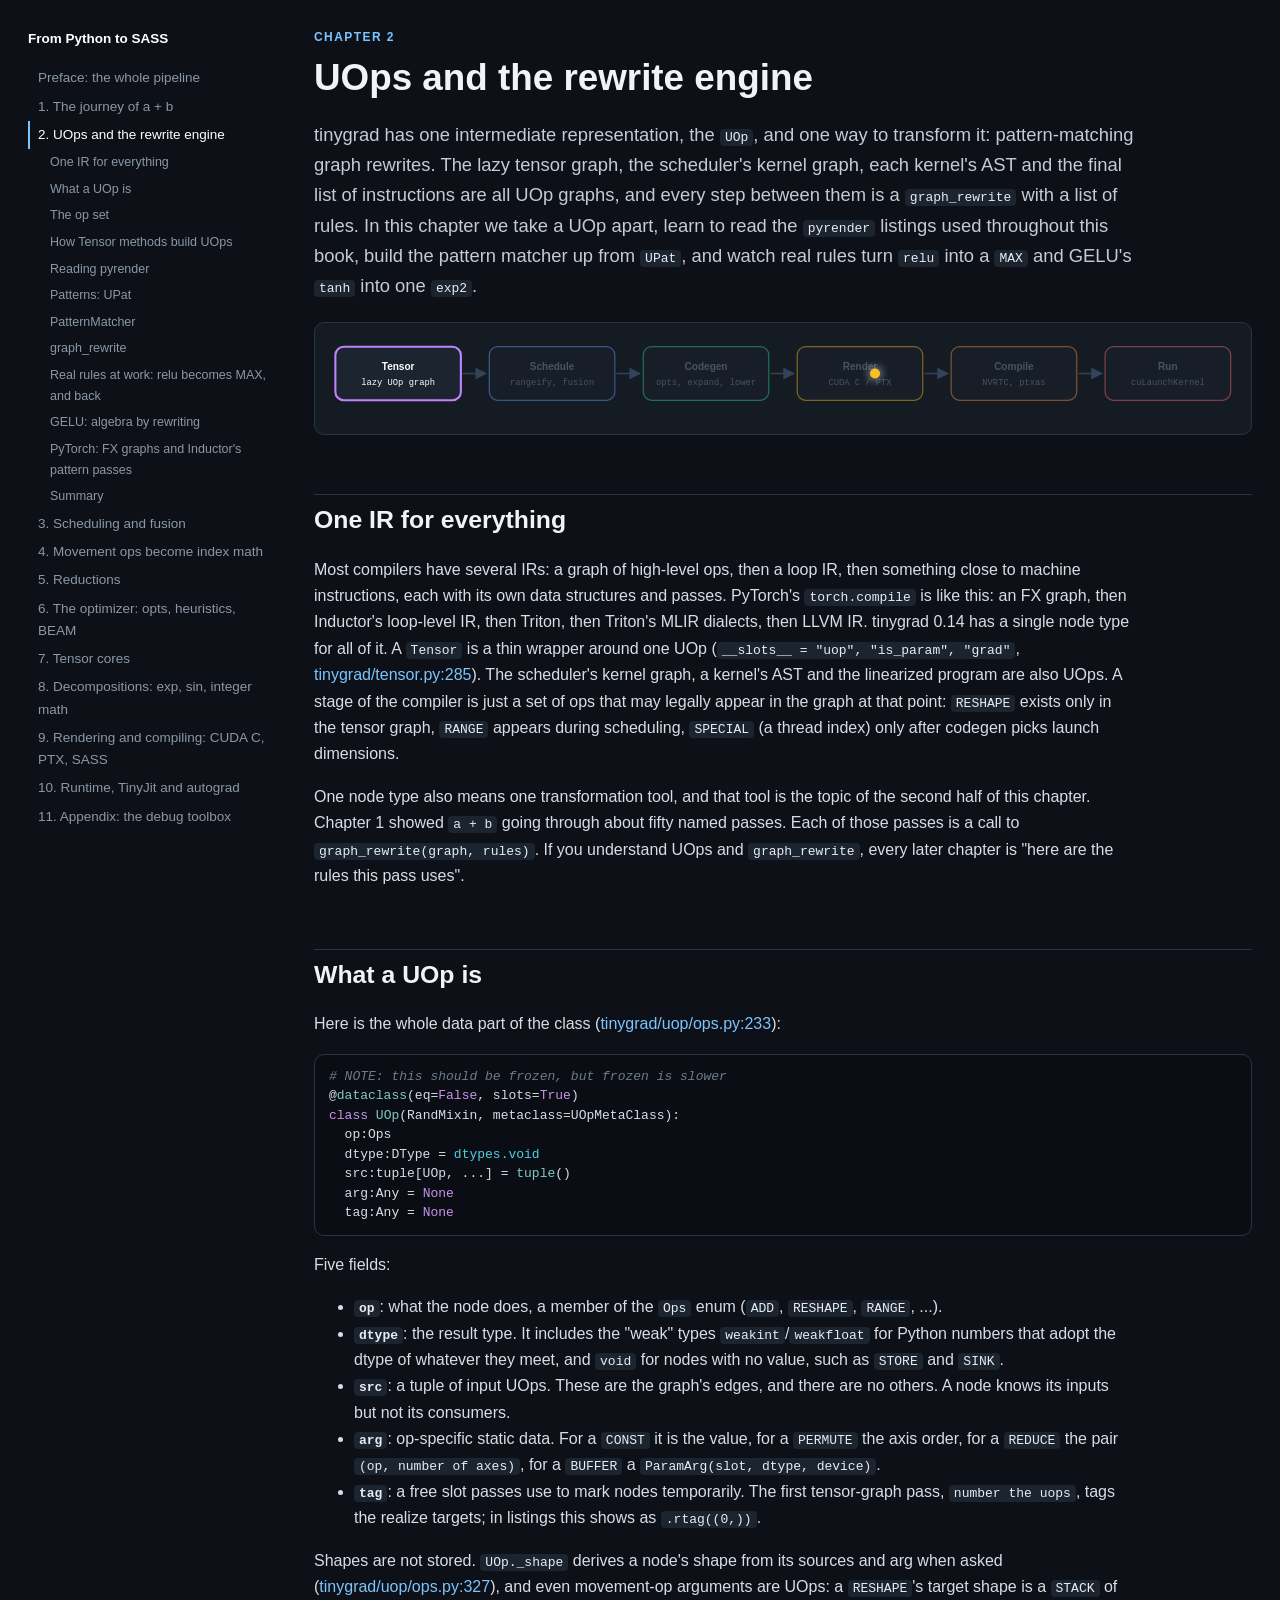
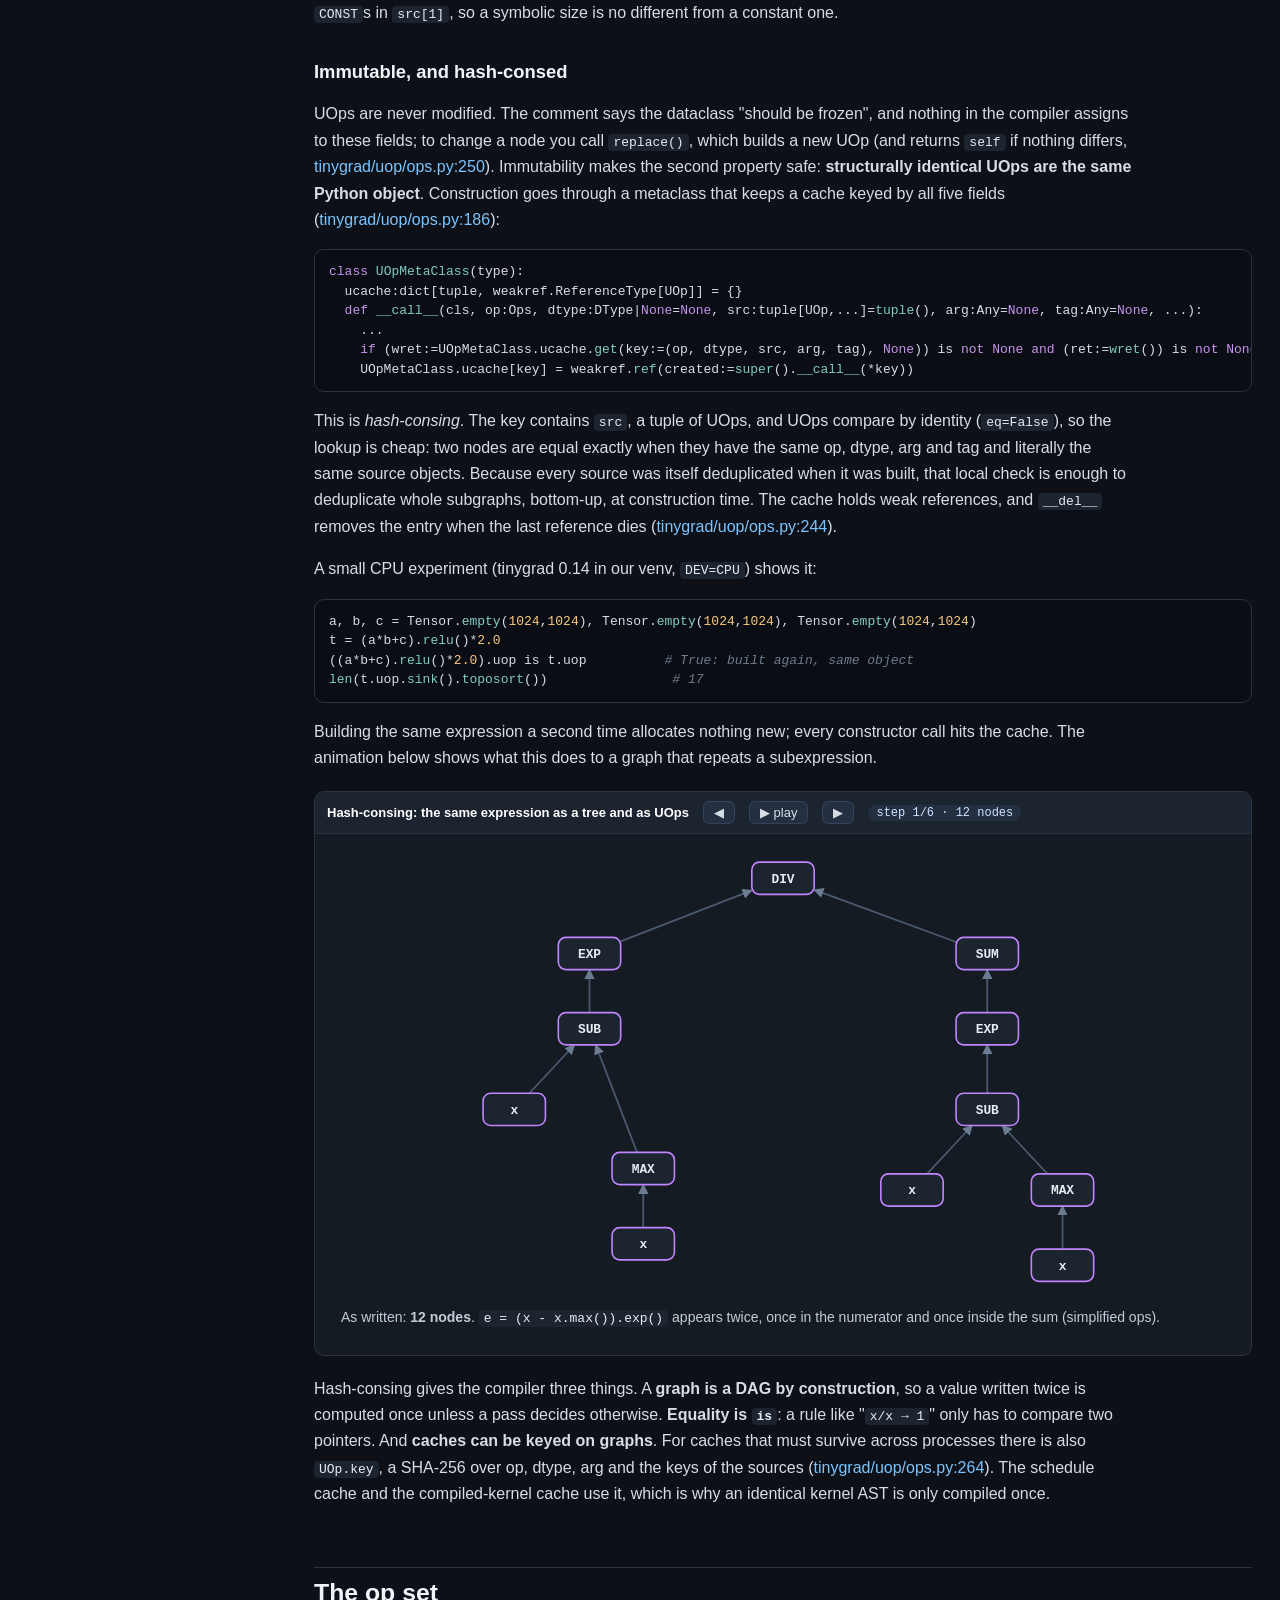
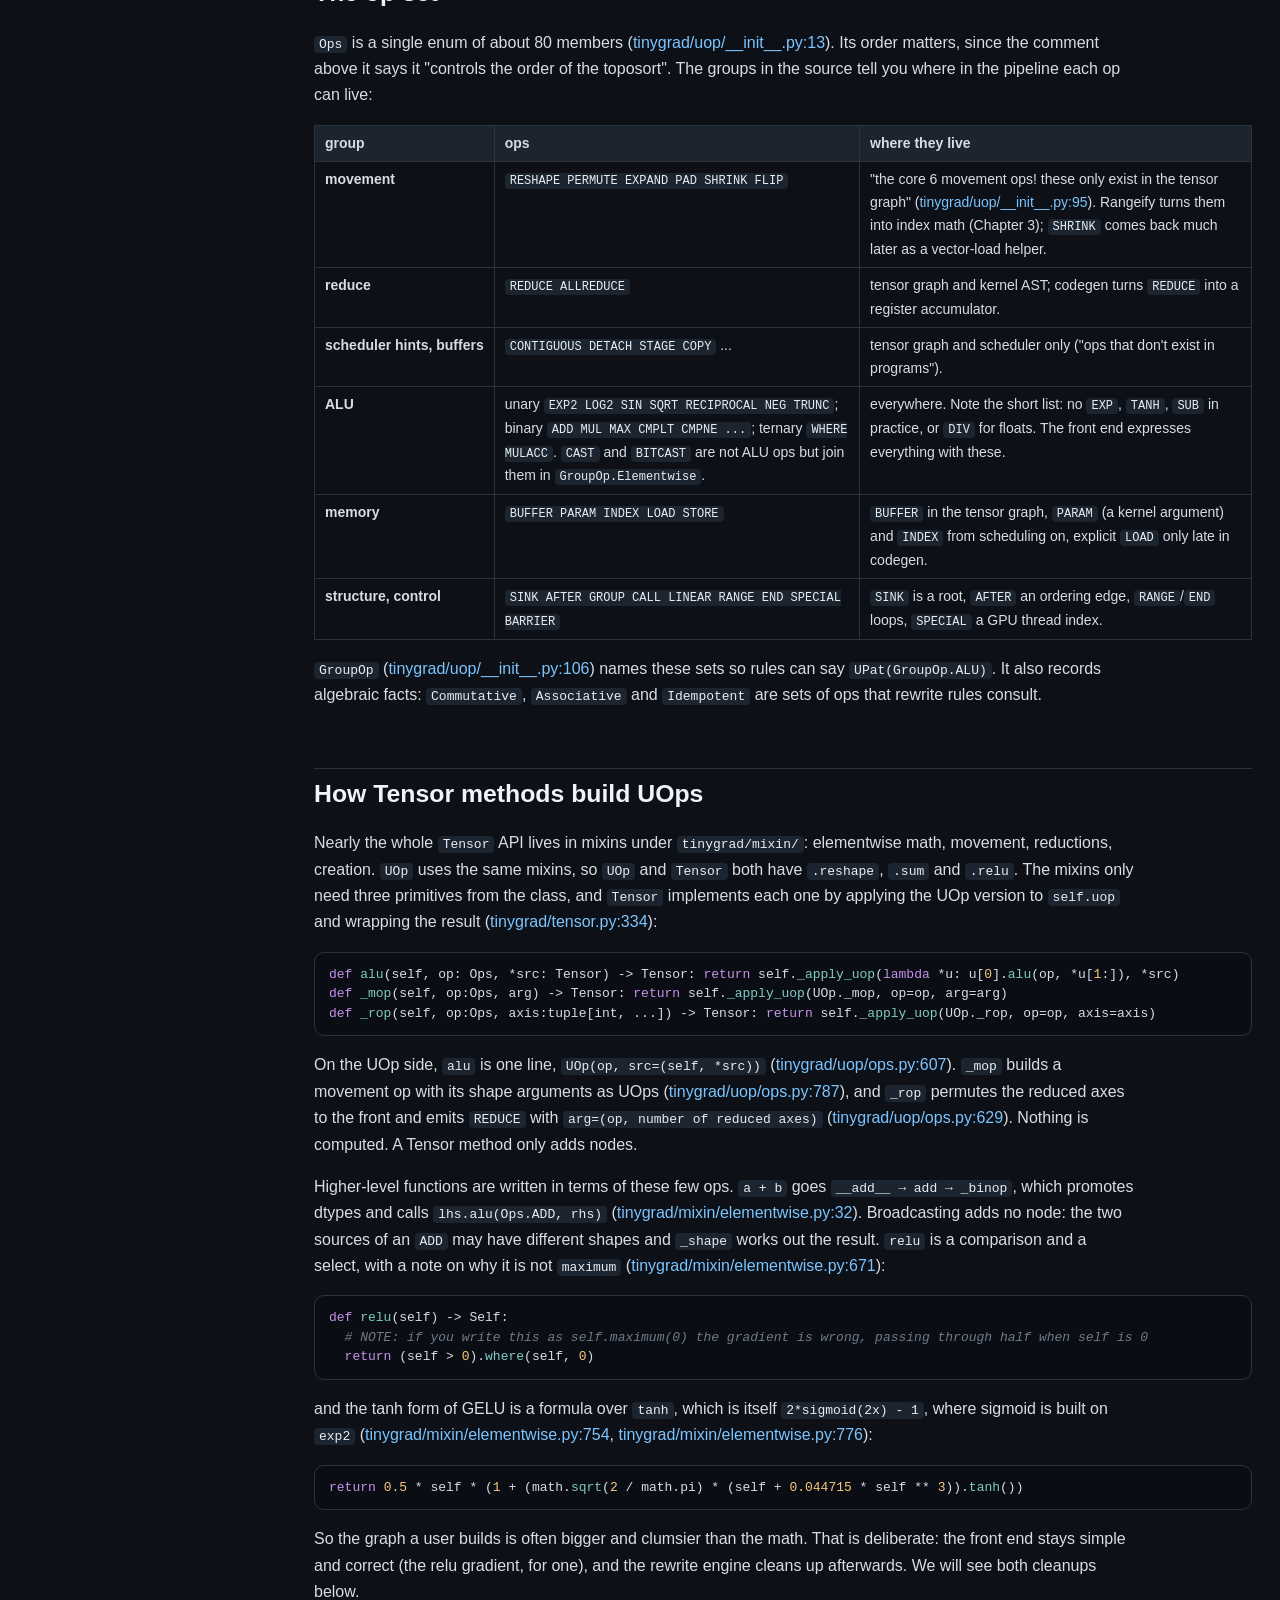
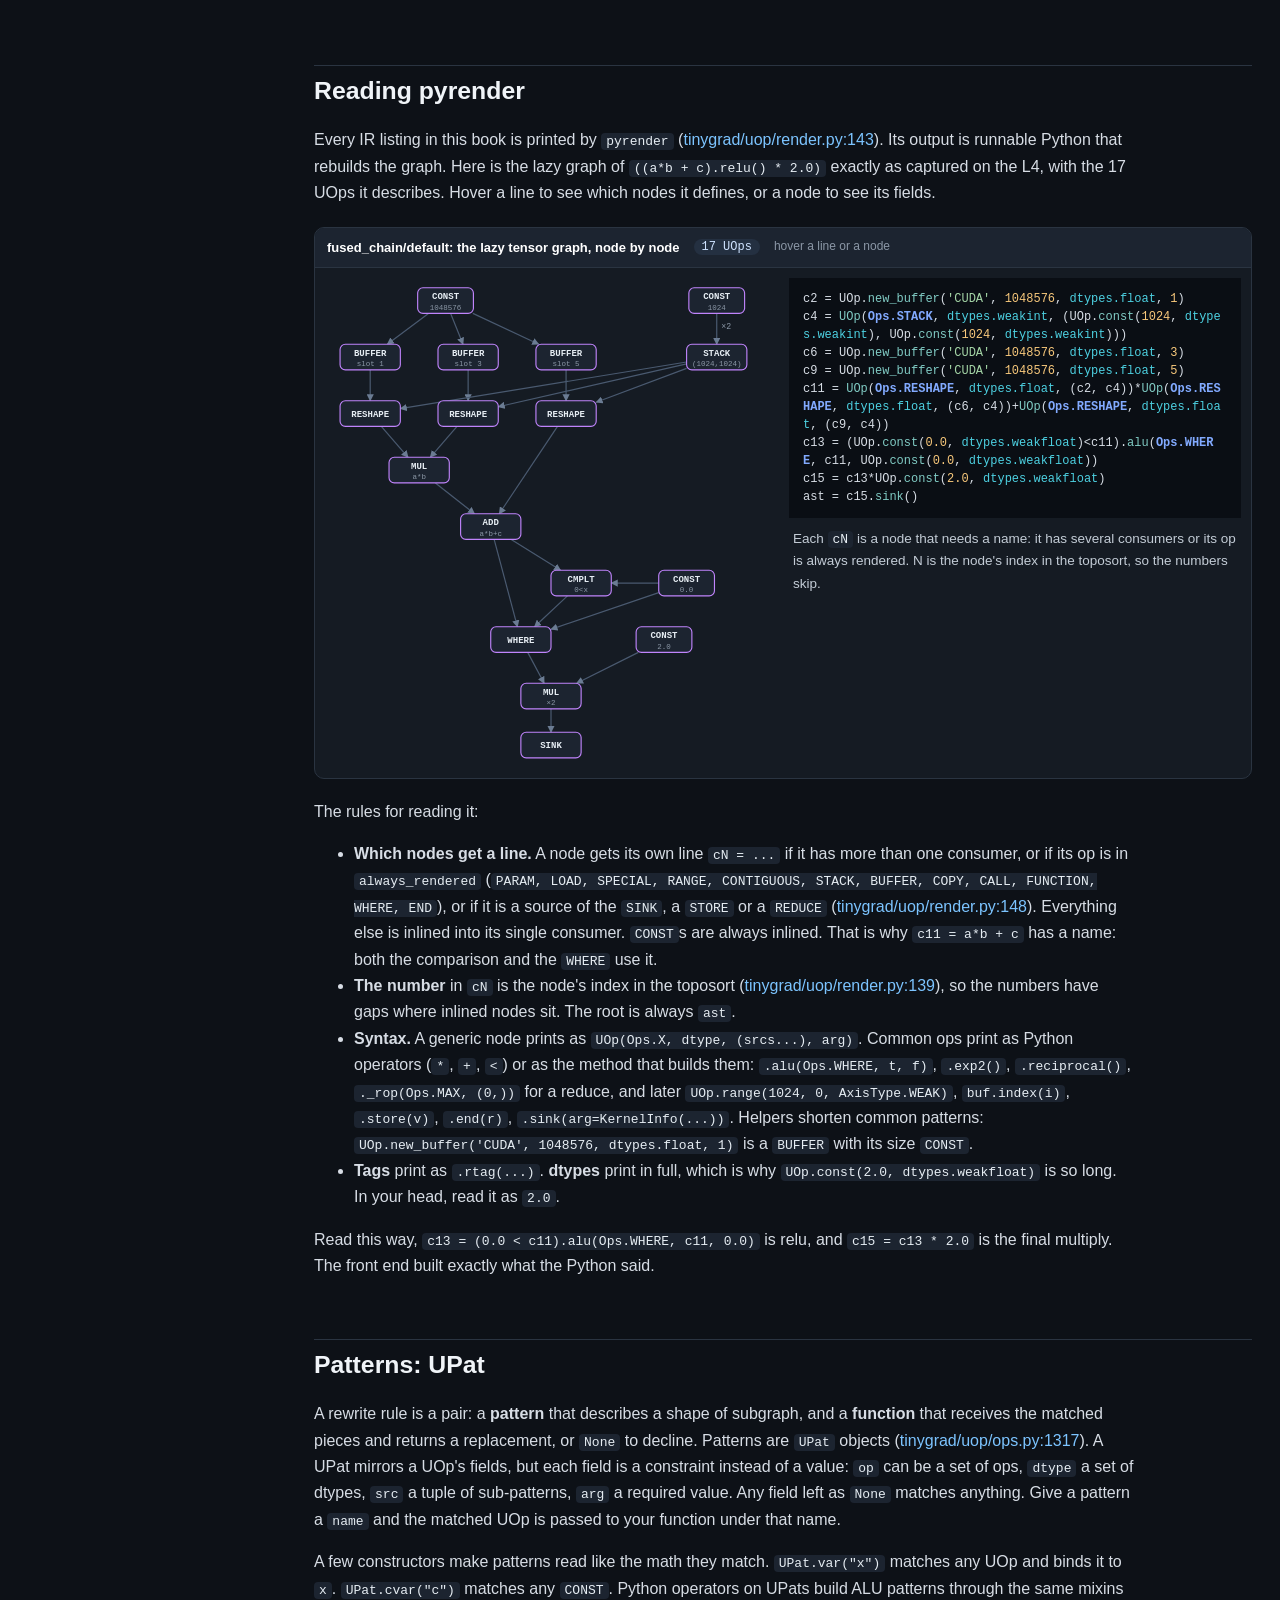
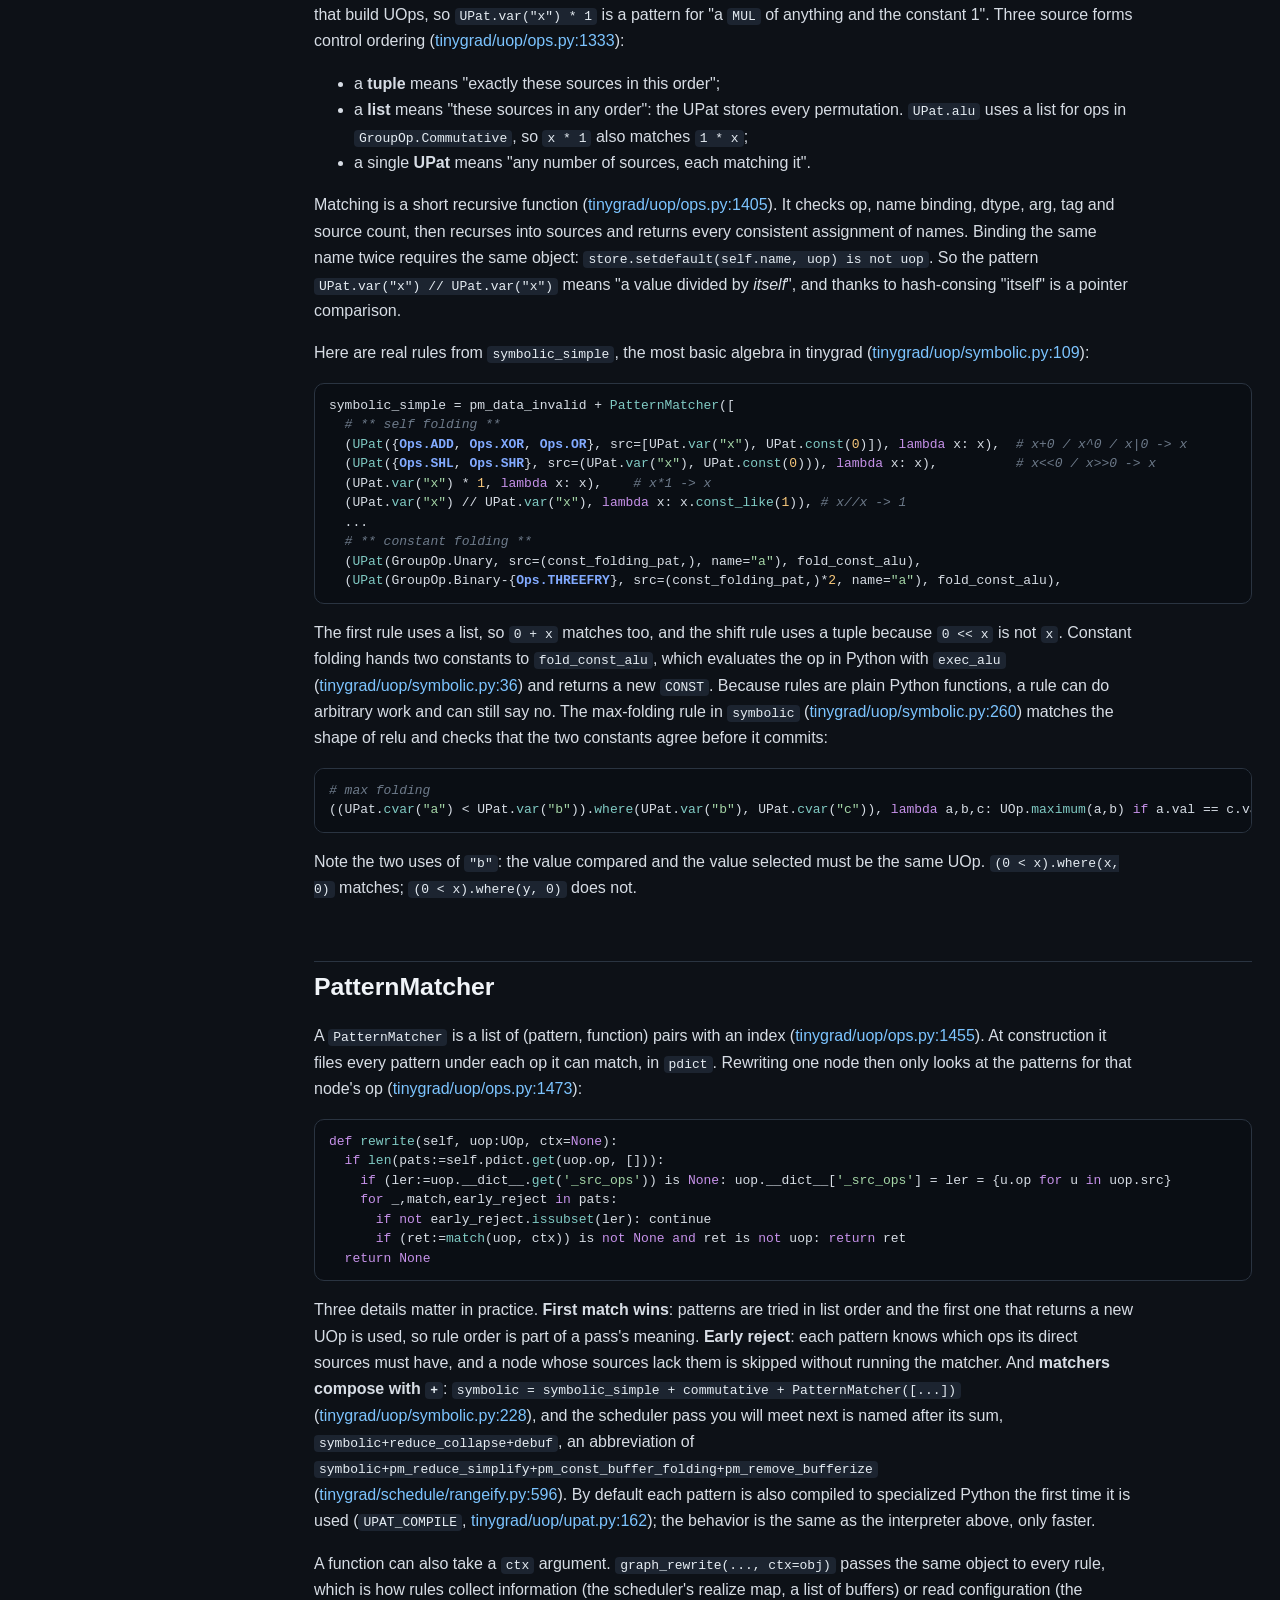
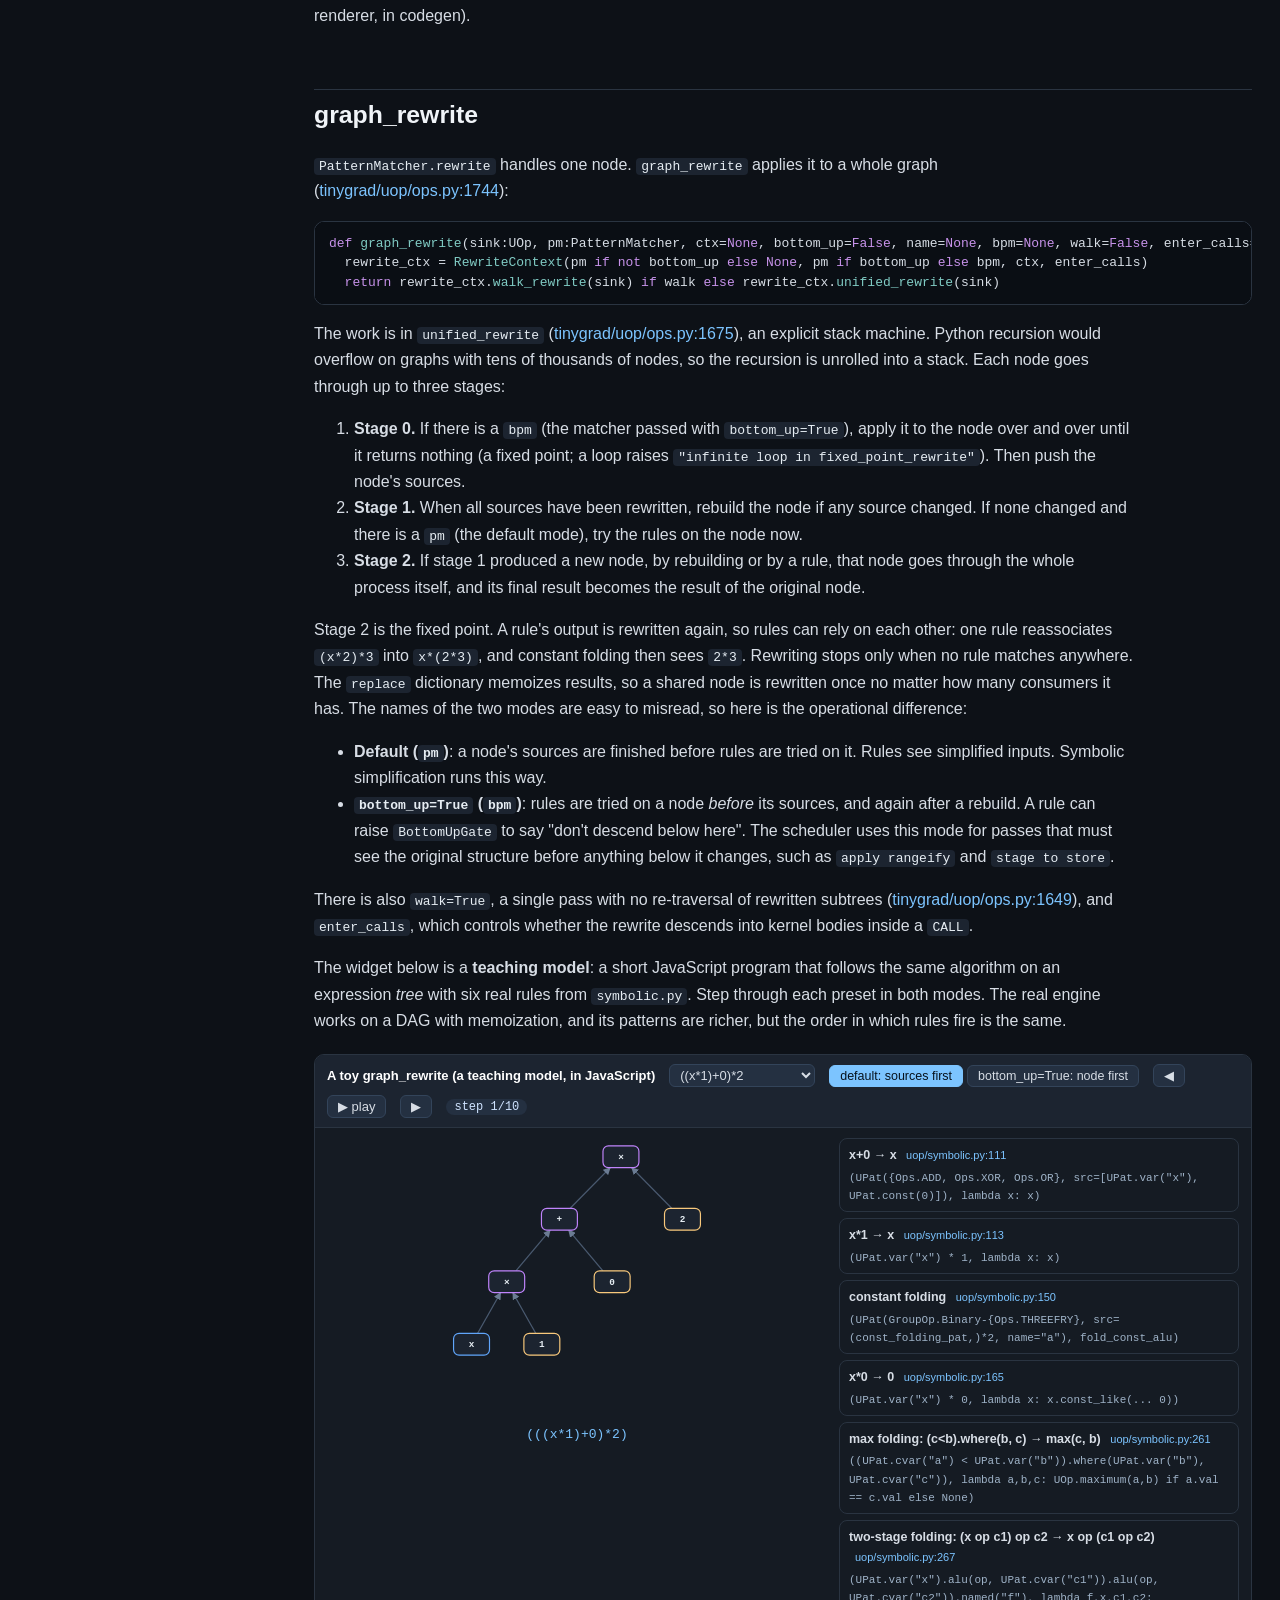
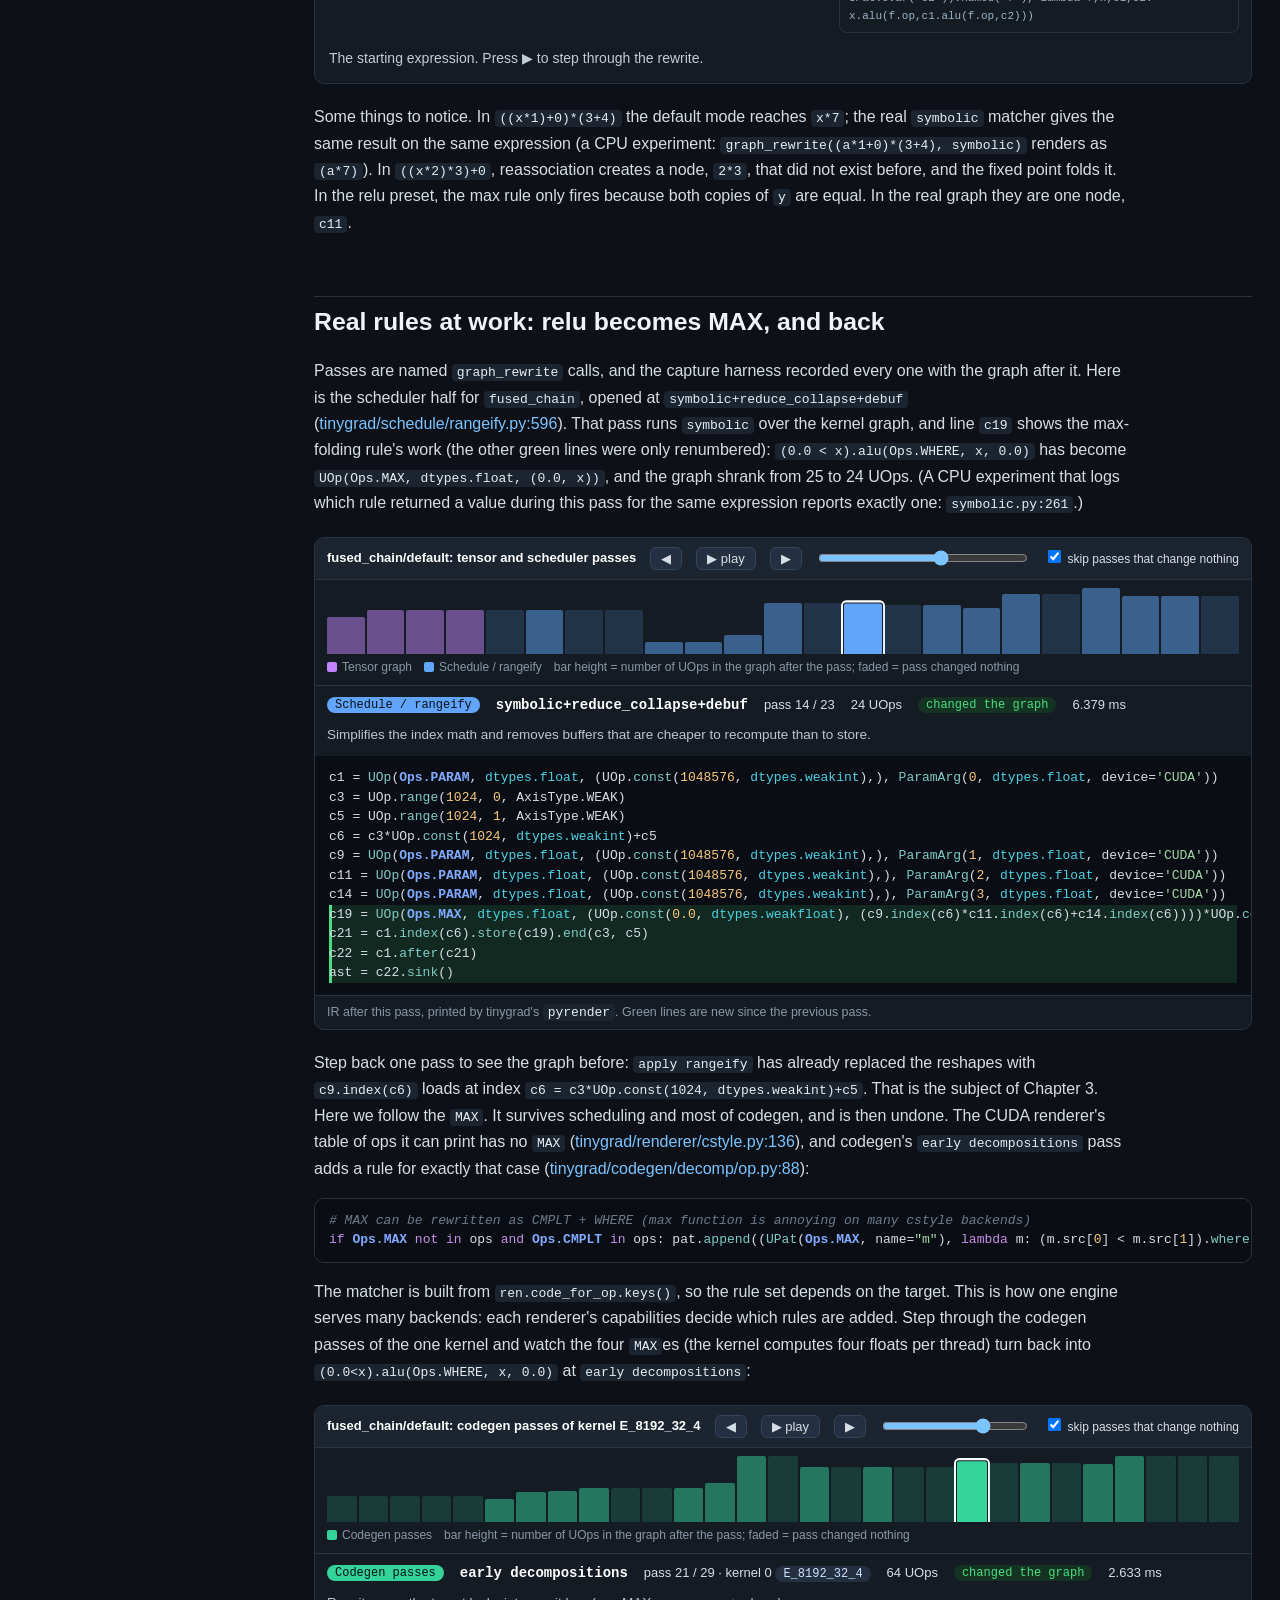
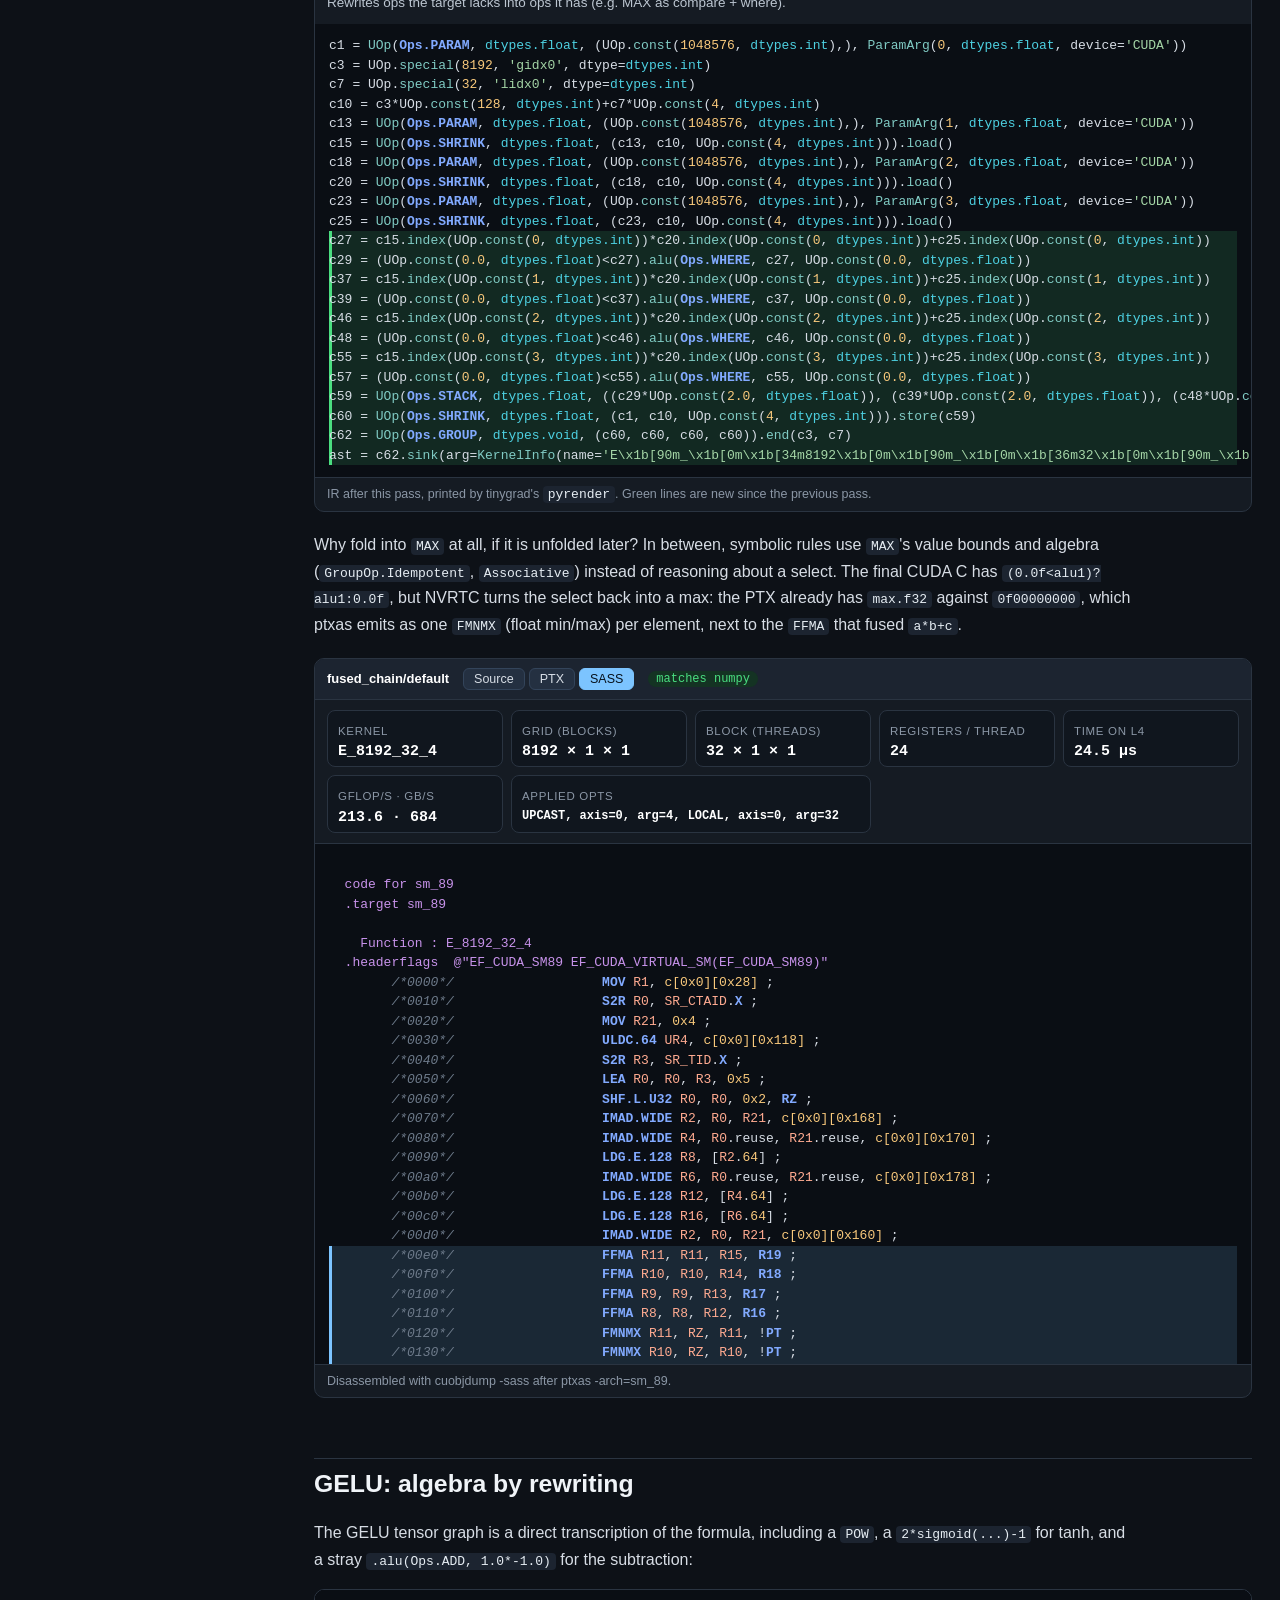
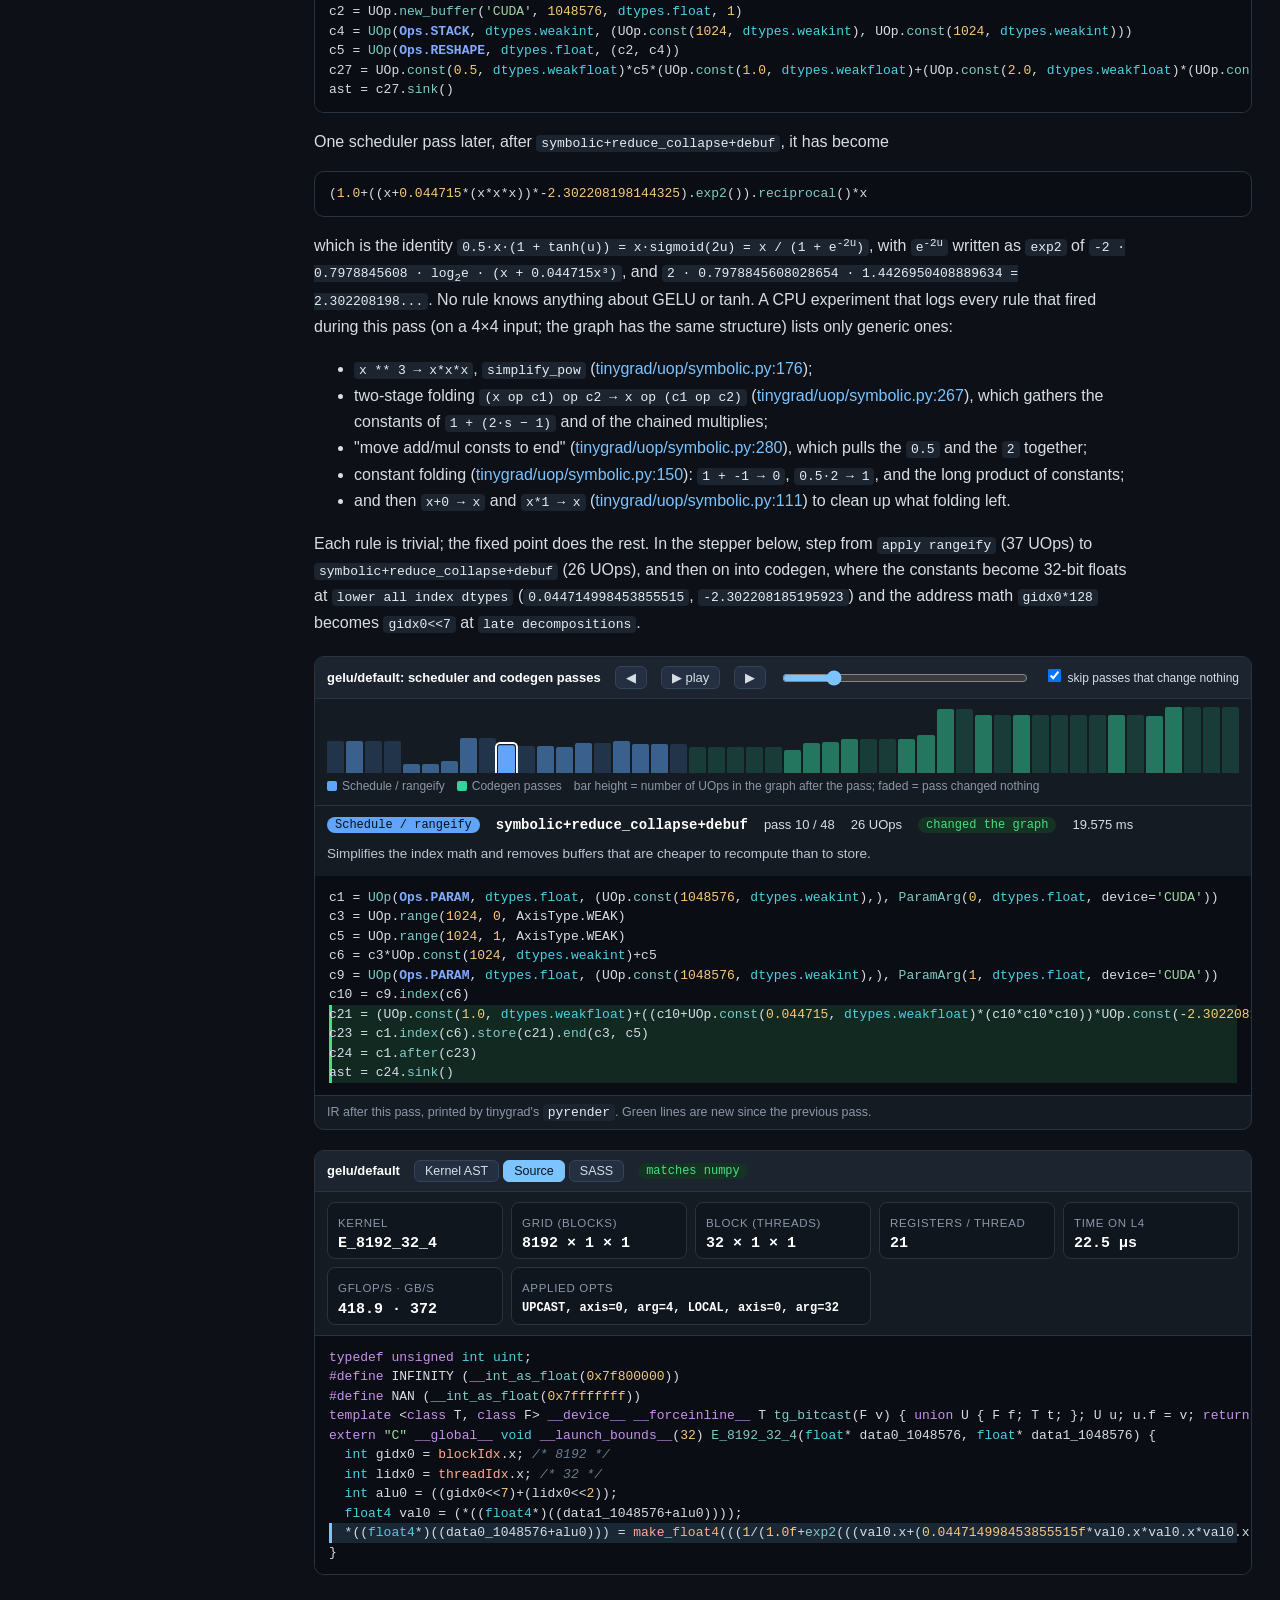
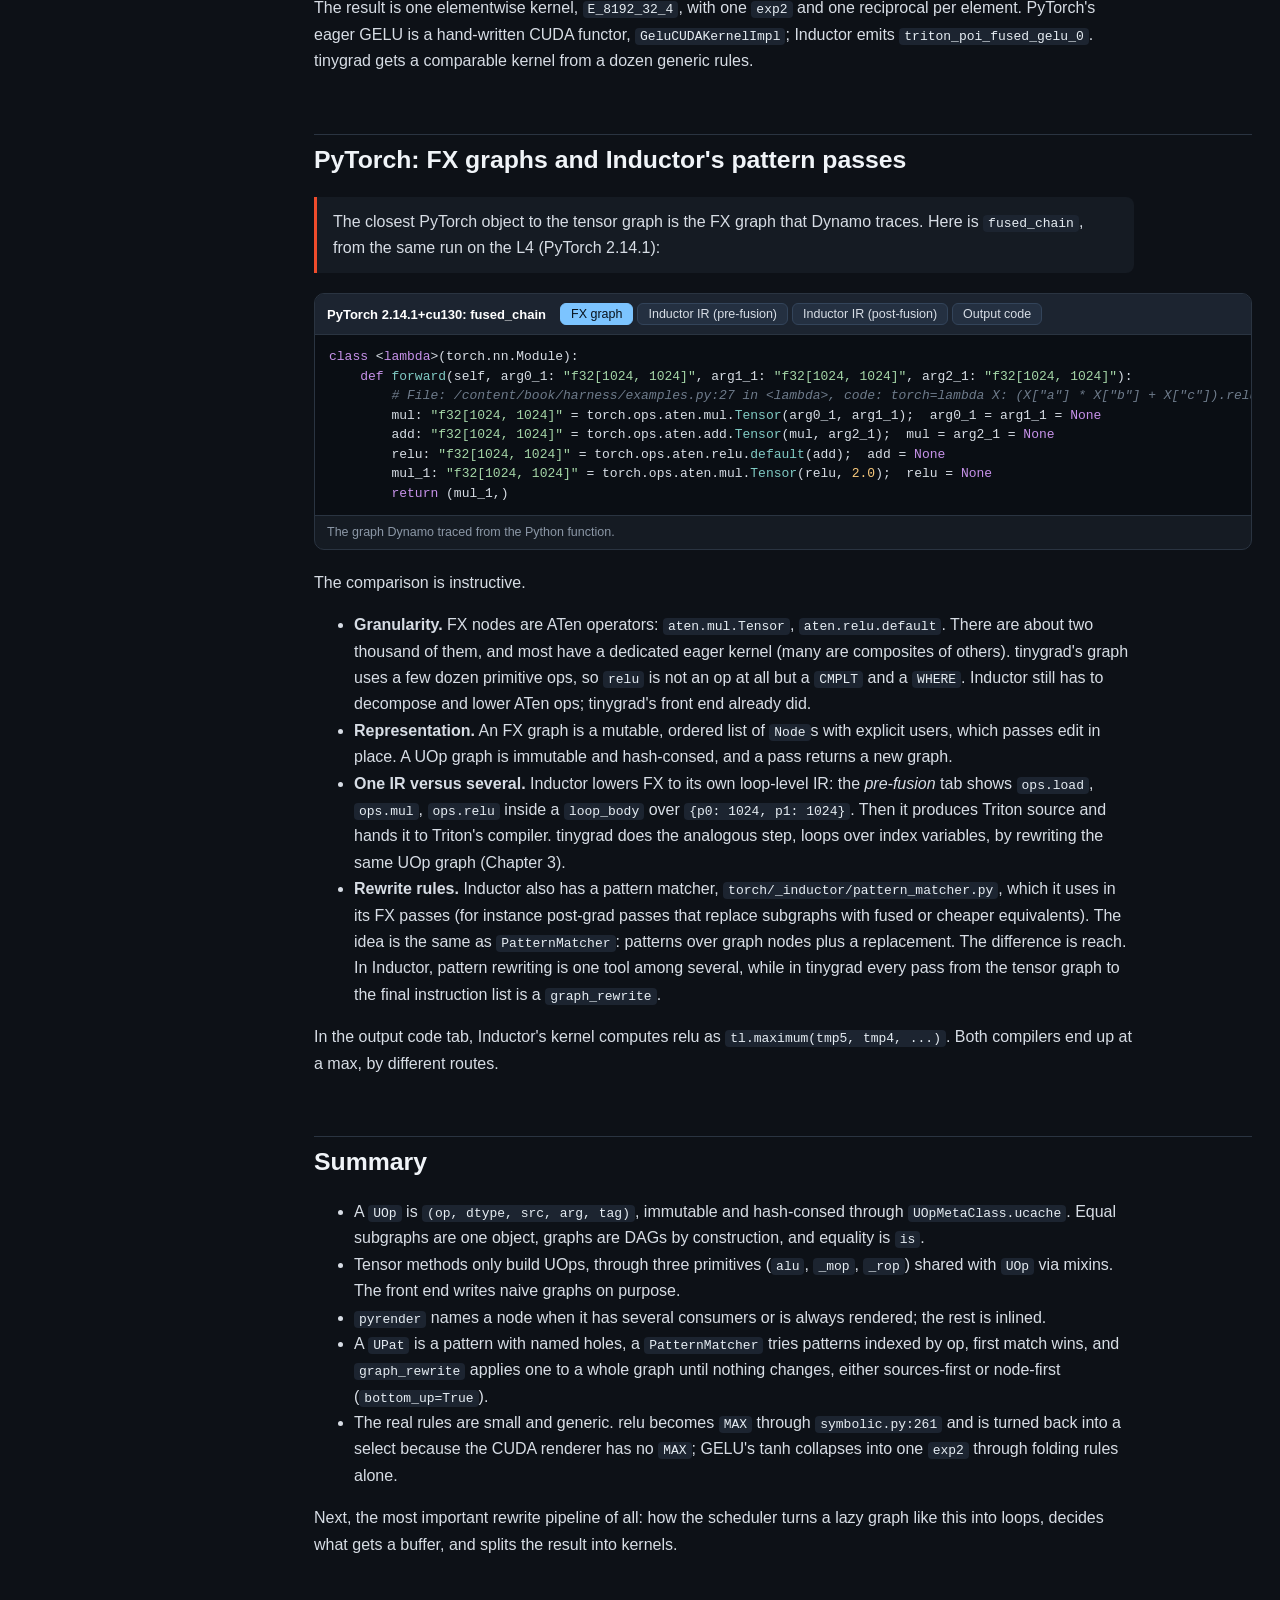
<file: book/ch02-uops.html>
<!doctype html>
<html lang="en"><head><meta charset="utf-8"><meta name="viewport" content="width=device-width,initial-scale=1">
<title>2. UOps and the rewrite engine · From Python to SASS</title>
<link rel="stylesheet" href="assets/book.css">
<style>
.ch2svg { width: 100%; max-width: 860px; margin: 0 auto; height: auto; display: block; }
.ch2svg .e { stroke: #4a5a70; stroke-width: 1.6; fill: none; }
.ch2svg .elabel { fill: var(--muted); font: 11px var(--mono); }
.ch2svg .n rect { fill: var(--panel2); stroke: var(--s-tensor); stroke-width: 1.5; transition: fill .25s, stroke .25s; }
.ch2svg .n text { fill: #e6edf3; font: 600 12px var(--mono); text-anchor: middle; pointer-events: none; }
.ch2svg .n .sub { fill: var(--muted); font: 10px var(--mono); }
.ch2svg .n.const rect { stroke: #f9c97c; } .ch2svg .n.var rect { stroke: var(--s-schedule); }
.ch2svg .n.hot rect { fill: #3a2e10; stroke: #fbbf24; stroke-width: 2.5; }
.ch2svg .n.match rect { fill: #3b1d1d; stroke: #f87171; stroke-width: 2.5; }
.ch2svg .n.focus rect { fill: #13283d; stroke: var(--accent); stroke-width: 2.5; }
.ch2svg .n.dim { opacity: .35 !important; }
#dag-demo .cap, .toy-msg { padding: 8px 14px 12px; color: #c3ccd6; font-size: 14px; min-height: 3.2em; }
.pm-split { padding: 10px; } .pm-lines { max-height: 420px; font-size: 12px; } .pm-lines .ln { cursor: pointer; white-space: pre-wrap; word-break: break-all; }
.pm-info { padding: 10px 4px; font-size: 13.5px; color: #c3ccd6; min-height: 5em; }
.toy-grid { display: grid; grid-template-columns: minmax(0, 1.25fr) minmax(0, 1fr); gap: 12px; padding: 10px 12px 0; }
.toy-expr { text-align: center; color: var(--accent); padding: 4px; }
.toy-rules .rule { border: 1px solid var(--line); border-radius: 8px; padding: 6px 9px; margin-bottom: 6px; font-size: 12.5px; transition: background .25s, border-color .25s; }
.toy-rules .rule code { display: block; margin-top: 3px; font-size: 11px; white-space: pre-wrap; background: none; padding: 0; color: #9fb3c8; }
.toy-rules .rule.on { background: #3a2e10; border-color: #fbbf24; }
.toy-rules .rule a.src { font-size: 11px; margin-left: 6px; }
.opgroups td:first-child { white-space: nowrap; font-weight: 600; }
.opgroups code { font-size: 12px; }
@media (max-width: 1000px) { .toy-grid { grid-template-columns: 1fr; } }
</style></head>
<body><main>
  <div class="kicker">Chapter 2</div><h1>UOps and the rewrite engine</h1>
  <p class="lede">tinygrad has one intermediate representation, the <code>UOp</code>, and one way to transform it:
  pattern-matching graph rewrites. The lazy tensor graph, the scheduler's kernel graph, each kernel's AST and the final
  list of instructions are all UOp graphs, and every step between them is a <code>graph_rewrite</code> with a list of rules.
  In this chapter we take a UOp apart, learn to read the <code>pyrender</code> listings used throughout this book, build the
  pattern matcher up from <code>UPat</code>, and watch real rules turn <code>relu</code> into a <code>MAX</code> and GELU's
  <code>tanh</code> into one <code>exp2</code>.</p>
  <div class="pipeline" data-active="tensor"></div>

  <h2>One IR for everything</h2>
  <p>Most compilers have several IRs: a graph of high-level ops, then a loop IR, then something close to machine
  instructions, each with its own data structures and passes. PyTorch's <code>torch.compile</code> is like this: an FX graph,
  then Inductor's loop-level IR, then Triton, then Triton's MLIR dialects, then LLVM IR. tinygrad 0.14 has a single node
  type for all of it. A <code>Tensor</code> is a thin wrapper around one UOp (<code>__slots__ = "uop", "is_param", "grad"</code>,
  <a class="src" data-src="tinygrad/tensor.py#L285"></a>). The scheduler's kernel graph, a kernel's AST and the linearized
  program are also UOps. A stage of the compiler is just a set of ops that may legally appear in the graph at that point:
  <code>RESHAPE</code> exists only in the tensor graph, <code>RANGE</code> appears during scheduling, <code>SPECIAL</code> (a
  thread index) only after codegen picks launch dimensions.</p>
  <p>One node type also means one transformation tool, and that tool is the topic of the second half of this chapter.
  Chapter 1 showed <code>a + b</code> going through about fifty named passes. Each of those passes is a call to
  <code>graph_rewrite(graph, rules)</code>. If you understand UOps and <code>graph_rewrite</code>, every later chapter is
  "here are the rules this pass uses".</p>

  <h2>What a UOp is</h2>
  <p>Here is the whole data part of the class (<a class="src" data-src="tinygrad/uop/ops.py#L233"></a>):</p>
  <pre class="code static" data-lang="python">
# NOTE: this should be frozen, but frozen is slower
@dataclass(eq=False, slots=True)
class UOp(RandMixin, metaclass=UOpMetaClass):
  op:Ops
  dtype:DType = dtypes.void
  src:tuple[UOp, ...] = tuple()
  arg:Any = None
  tag:Any = None
</pre>
  <p>Five fields:</p>
  <ul>
    <li><b><code>op</code></b>: what the node does, a member of the <code>Ops</code> enum (<code>ADD</code>, <code>RESHAPE</code>, <code>RANGE</code>, ...).</li>
    <li><b><code>dtype</code></b>: the result type. It includes the "weak" types <code>weakint</code>/<code>weakfloat</code> for Python numbers that adopt the dtype of whatever they meet, and <code>void</code> for nodes with no value, such as <code>STORE</code> and <code>SINK</code>.</li>
    <li><b><code>src</code></b>: a tuple of input UOps. These are the graph's edges, and there are no others. A node knows its inputs but not its consumers.</li>
    <li><b><code>arg</code></b>: op-specific static data. For a <code>CONST</code> it is the value, for a <code>PERMUTE</code> the axis order, for a <code>REDUCE</code> the pair <code>(op, number of axes)</code>, for a <code>BUFFER</code> a <code>ParamArg(slot, dtype, device)</code>.</li>
    <li><b><code>tag</code></b>: a free slot passes use to mark nodes temporarily. The first tensor-graph pass, <code>number the uops</code>, tags the realize targets; in listings this shows as <code>.rtag((0,))</code>.</li>
  </ul>
  <p>Shapes are not stored. <code>UOp._shape</code> derives a node's shape from its sources and arg when asked
  (<a class="src" data-src="tinygrad/uop/ops.py#L327"></a>), and even movement-op arguments are UOps: a <code>RESHAPE</code>'s
  target shape is a <code>STACK</code> of <code>CONST</code>s in <code>src[1]</code>, so a symbolic size is no different from a
  constant one.</p>

  <h3>Immutable, and hash-consed</h3>
  <p>UOps are never modified. The comment says the dataclass "should be frozen", and nothing in the compiler assigns to these
  fields; to change a node you call <code>replace()</code>, which builds a new UOp (and returns <code>self</code> if nothing
  differs, <a class="src" data-src="tinygrad/uop/ops.py#L250"></a>). Immutability makes the second property safe:
  <b>structurally identical UOps are the same Python object</b>. Construction goes through a metaclass that keeps a cache
  keyed by all five fields (<a class="src" data-src="tinygrad/uop/ops.py#L186"></a>):</p>
  <pre class="code static" data-lang="python">
class UOpMetaClass(type):
  ucache:dict[tuple, weakref.ReferenceType[UOp]] = {}
  def __call__(cls, op:Ops, dtype:DType|None=None, src:tuple[UOp,...]=tuple(), arg:Any=None, tag:Any=None, ...):
    ...
    if (wret:=UOpMetaClass.ucache.get(key:=(op, dtype, src, arg, tag), None)) is not None and (ret:=wret()) is not None: return ret
    UOpMetaClass.ucache[key] = weakref.ref(created:=super().__call__(*key))
</pre>
  <p>This is <em>hash-consing</em>. The key contains <code>src</code>, a tuple of UOps, and UOps compare by identity
  (<code>eq=False</code>), so the lookup is cheap: two nodes are equal exactly when they have the same op, dtype, arg and tag
  and literally the same source objects. Because every source was itself deduplicated when it was built, that local check is
  enough to deduplicate whole subgraphs, bottom-up, at construction time. The cache holds weak references, and
  <code>__del__</code> removes the entry when the last reference dies (<a class="src" data-src="tinygrad/uop/ops.py#L244"></a>).</p>
  <p>A small CPU experiment (tinygrad 0.14 in our venv, <code>DEV=CPU</code>) shows it:</p>
  <pre class="code static" data-lang="python">
a, b, c = Tensor.empty(1024,1024), Tensor.empty(1024,1024), Tensor.empty(1024,1024)
t = (a*b+c).relu()*2.0
((a*b+c).relu()*2.0).uop is t.uop          # True: built again, same object
len(t.uop.sink().toposort())                # 17
</pre>
  <p>Building the same expression a second time allocates nothing new; every constructor call hits the cache. The animation
  below shows what this does to a graph that repeats a subexpression.</p>
  <div id="dag-demo"></div>
  <p>Hash-consing gives the compiler three things. A <b>graph is a DAG by construction</b>, so a value written twice is computed
  once unless a pass decides otherwise. <b>Equality is <code>is</code></b>: a rule like "<code>x/x → 1</code>" only has to compare
  two pointers. And <b>caches can be keyed on graphs</b>. For caches that must survive across processes there is also
  <code>UOp.key</code>, a SHA-256 over op, dtype, arg and the keys of the sources (<a class="src" data-src="tinygrad/uop/ops.py#L264"></a>).
  The schedule cache and the compiled-kernel cache use it, which is why an identical kernel AST is only compiled once.</p>

  <h2>The op set</h2>
  <p><code>Ops</code> is a single enum of about 80 members (<a class="src" data-src="tinygrad/uop/__init__.py#L13"></a>). Its
  order matters, since the comment above it says it "controls the order of the toposort". The groups in the source tell you
  where in the pipeline each op can live:</p>
  <table class="opgroups">
    <tr><th>group</th><th>ops</th><th>where they live</th></tr>
    <tr><td>movement</td><td><code>RESHAPE PERMUTE EXPAND PAD SHRINK FLIP</code></td><td>"the core 6 movement ops! these only exist in the tensor graph" (<a class="src" data-src="tinygrad/uop/__init__.py#L95"></a>). Rangeify turns them into index math (Chapter 3); <code>SHRINK</code> comes back much later as a vector-load helper.</td></tr>
    <tr><td>reduce</td><td><code>REDUCE ALLREDUCE</code></td><td>tensor graph and kernel AST; codegen turns <code>REDUCE</code> into a register accumulator.</td></tr>
    <tr><td>scheduler hints, buffers</td><td><code>CONTIGUOUS DETACH STAGE COPY</code> ...</td><td>tensor graph and scheduler only ("ops that don't exist in programs").</td></tr>
    <tr><td>ALU</td><td>unary <code>EXP2 LOG2 SIN SQRT RECIPROCAL NEG TRUNC</code>; binary <code>ADD MUL MAX CMPLT CMPNE ...</code>; ternary <code>WHERE MULACC</code>. <code>CAST</code> and <code>BITCAST</code> are not ALU ops but join them in <code>GroupOp.Elementwise</code>.</td><td>everywhere. Note the short list: no <code>EXP</code>, <code>TANH</code>, <code>SUB</code> in practice, or <code>DIV</code> for floats. The front end expresses everything with these.</td></tr>
    <tr><td>memory</td><td><code>BUFFER PARAM INDEX LOAD STORE</code></td><td><code>BUFFER</code> in the tensor graph, <code>PARAM</code> (a kernel argument) and <code>INDEX</code> from scheduling on, explicit <code>LOAD</code> only late in codegen.</td></tr>
    <tr><td>structure, control</td><td><code>SINK AFTER GROUP CALL LINEAR RANGE END SPECIAL BARRIER</code></td><td><code>SINK</code> is a root, <code>AFTER</code> an ordering edge, <code>RANGE</code>/<code>END</code> loops, <code>SPECIAL</code> a GPU thread index.</td></tr>
  </table>
  <p><code>GroupOp</code> (<a class="src" data-src="tinygrad/uop/__init__.py#L106"></a>) names these sets so rules can say
  <code>UPat(GroupOp.ALU)</code>. It also records algebraic facts: <code>Commutative</code>, <code>Associative</code> and
  <code>Idempotent</code> are sets of ops that rewrite rules consult.</p>

  <h2>How Tensor methods build UOps</h2>
  <p>Nearly the whole <code>Tensor</code> API lives in mixins under <code>tinygrad/mixin/</code>: elementwise math, movement,
  reductions, creation. <code>UOp</code> uses the same mixins, so <code>UOp</code> and <code>Tensor</code> both have
  <code>.reshape</code>, <code>.sum</code> and <code>.relu</code>. The mixins only need three primitives from the class,
  and <code>Tensor</code> implements each one by applying the UOp version to <code>self.uop</code> and wrapping the result
  (<a class="src" data-src="tinygrad/tensor.py#L334"></a>):</p>
  <pre class="code static" data-lang="python">
def alu(self, op: Ops, *src: Tensor) -> Tensor: return self._apply_uop(lambda *u: u[0].alu(op, *u[1:]), *src)
def _mop(self, op:Ops, arg) -> Tensor: return self._apply_uop(UOp._mop, op=op, arg=arg)
def _rop(self, op:Ops, axis:tuple[int, ...]) -> Tensor: return self._apply_uop(UOp._rop, op=op, axis=axis)
</pre>
  <p>On the UOp side, <code>alu</code> is one line, <code>UOp(op, src=(self, *src))</code>
  (<a class="src" data-src="tinygrad/uop/ops.py#L607"></a>). <code>_mop</code> builds a movement op with its shape
  arguments as UOps (<a class="src" data-src="tinygrad/uop/ops.py#L787"></a>), and <code>_rop</code> permutes the reduced
  axes to the front and emits <code>REDUCE</code> with <code>arg=(op, number of reduced axes)</code>
  (<a class="src" data-src="tinygrad/uop/ops.py#L629"></a>). Nothing is computed. A Tensor method only adds nodes.</p>
  <p>Higher-level functions are written in terms of these few ops. <code>a + b</code> goes <code>__add__ → add → _binop</code>,
  which promotes dtypes and calls <code>lhs.alu(Ops.ADD, rhs)</code> (<a class="src" data-src="tinygrad/mixin/elementwise.py#L32"></a>).
  Broadcasting adds no node: the two sources of an <code>ADD</code> may have different shapes and <code>_shape</code> works out
  the result. <code>relu</code> is a comparison and a select, with a note on why it is not <code>maximum</code>
  (<a class="src" data-src="tinygrad/mixin/elementwise.py#L671"></a>):</p>
  <pre class="code static" data-lang="python">
def relu(self) -> Self:
  # NOTE: if you write this as self.maximum(0) the gradient is wrong, passing through half when self is 0
  return (self > 0).where(self, 0)
</pre>
  <p>and the tanh form of GELU is a formula over <code>tanh</code>, which is itself <code>2*sigmoid(2x) - 1</code>, where
  sigmoid is built on <code>exp2</code> (<a class="src" data-src="tinygrad/mixin/elementwise.py#L754"></a>,
  <a class="src" data-src="tinygrad/mixin/elementwise.py#L776"></a>):</p>
  <pre class="code static" data-lang="python">
return 0.5 * self * (1 + (math.sqrt(2 / math.pi) * (self + 0.044715 * self ** 3)).tanh())
</pre>
  <p>So the graph a user builds is often bigger and clumsier than the math. That is deliberate: the front end stays
  simple and correct (the relu gradient, for one), and the rewrite engine cleans up afterwards. We will see both cleanups below.</p>

  <h2>Reading pyrender</h2>
  <p>Every IR listing in this book is printed by <code>pyrender</code> (<a class="src" data-src="tinygrad/uop/render.py#L143"></a>).
  Its output is runnable Python that rebuilds the graph. Here is the lazy graph of
  <code>((a*b + c).relu() * 2.0)</code> exactly as captured on the L4, with the 17 UOps it describes. Hover a line to see which
  nodes it defines, or a node to see its fields.</p>
  <div id="pyrender-map"></div>
  <p>The rules for reading it:</p>
  <ul>
    <li><b>Which nodes get a line.</b> A node gets its own line <code>cN = ...</code> if it has more than one consumer, or if its
      op is in <code>always_rendered</code> (<code>PARAM, LOAD, SPECIAL, RANGE, CONTIGUOUS, STACK, BUFFER, COPY, CALL, FUNCTION, WHERE, END</code>),
      or if it is a source of the <code>SINK</code>, a <code>STORE</code> or a <code>REDUCE</code>
      (<a class="src" data-src="tinygrad/uop/render.py#L148"></a>). Everything else is inlined into its single consumer.
      <code>CONST</code>s are always inlined. That is why <code>c11 = a*b + c</code> has a name: both the comparison and the
      <code>WHERE</code> use it.</li>
    <li><b>The number</b> in <code>cN</code> is the node's index in the toposort (<a class="src" data-src="tinygrad/uop/render.py#L139"></a>),
      so the numbers have gaps where inlined nodes sit. The root is always <code>ast</code>.</li>
    <li><b>Syntax.</b> A generic node prints as <code>UOp(Ops.X, dtype, (srcs...), arg)</code>. Common ops print as Python
      operators (<code>*</code>, <code>+</code>, <code>&lt;</code>) or as the method that builds them: <code>.alu(Ops.WHERE, t, f)</code>,
      <code>.exp2()</code>, <code>.reciprocal()</code>, <code>._rop(Ops.MAX, (0,))</code> for a reduce, and later
      <code>UOp.range(1024, 0, AxisType.WEAK)</code>, <code>buf.index(i)</code>, <code>.store(v)</code>, <code>.end(r)</code>,
      <code>.sink(arg=KernelInfo(...))</code>. Helpers shorten common patterns: <code>UOp.new_buffer('CUDA', 1048576, dtypes.float, 1)</code>
      is a <code>BUFFER</code> with its size <code>CONST</code>.</li>
    <li><b>Tags</b> print as <code>.rtag(...)</code>. <b>dtypes</b> print in full, which is why <code>UOp.const(2.0, dtypes.weakfloat)</code>
      is so long. In your head, read it as <code>2.0</code>.</li>
  </ul>
  <p>Read this way, <code>c13 = (0.0 &lt; c11).alu(Ops.WHERE, c11, 0.0)</code> is relu, and <code>c15 = c13 * 2.0</code> is the
  final multiply. The front end built exactly what the Python said.</p>

  <h2>Patterns: UPat</h2>
  <p>A rewrite rule is a pair: a <b>pattern</b> that describes a shape of subgraph, and a <b>function</b> that receives the
  matched pieces and returns a replacement, or <code>None</code> to decline. Patterns are <code>UPat</code> objects
  (<a class="src" data-src="tinygrad/uop/ops.py#L1317"></a>). A UPat mirrors a UOp's fields, but each field is a constraint
  instead of a value: <code>op</code> can be a set of ops, <code>dtype</code> a set of dtypes, <code>src</code> a tuple of
  sub-patterns, <code>arg</code> a required value. Any field left as <code>None</code> matches anything. Give a pattern a
  <code>name</code> and the matched UOp is passed to your function under that name.</p>
  <p>A few constructors make patterns read like the math they match. <code>UPat.var("x")</code> matches any UOp and binds it
  to <code>x</code>. <code>UPat.cvar("c")</code> matches any <code>CONST</code>. Python operators on UPats build ALU patterns
  through the same mixins that build UOps, so <code>UPat.var("x") * 1</code> is a pattern for "a <code>MUL</code> of anything
  and the constant 1". Three source forms control ordering (<a class="src" data-src="tinygrad/uop/ops.py#L1333"></a>):</p>
  <ul>
    <li>a <b>tuple</b> means "exactly these sources in this order";</li>
    <li>a <b>list</b> means "these sources in any order": the UPat stores every permutation. <code>UPat.alu</code> uses a list
      for ops in <code>GroupOp.Commutative</code>, so <code>x * 1</code> also matches <code>1 * x</code>;</li>
    <li>a single <b>UPat</b> means "any number of sources, each matching it".</li>
  </ul>
  <p>Matching is a short recursive function (<a class="src" data-src="tinygrad/uop/ops.py#L1405"></a>). It checks op, name
  binding, dtype, arg, tag and source count, then recurses into sources and returns every consistent assignment of names.
  Binding the same name twice requires the same object: <code>store.setdefault(self.name, uop) is not uop</code>. So the
  pattern <code>UPat.var("x") // UPat.var("x")</code> means "a value divided by <em>itself</em>", and thanks to hash-consing
  "itself" is a pointer comparison.</p>
  <p>Here are real rules from <code>symbolic_simple</code>, the most basic algebra in tinygrad
  (<a class="src" data-src="tinygrad/uop/symbolic.py#L109"></a>):</p>
  <pre class="code static" data-lang="python">
symbolic_simple = pm_data_invalid + PatternMatcher([
  # ** self folding **
  (UPat({Ops.ADD, Ops.XOR, Ops.OR}, src=[UPat.var("x"), UPat.const(0)]), lambda x: x),  # x+0 / x^0 / x|0 -> x
  (UPat({Ops.SHL, Ops.SHR}, src=(UPat.var("x"), UPat.const(0))), lambda x: x),          # x&lt;&lt;0 / x&gt;&gt;0 -> x
  (UPat.var("x") * 1, lambda x: x),    # x*1 -> x
  (UPat.var("x") // UPat.var("x"), lambda x: x.const_like(1)), # x//x -> 1
  ...
  # ** constant folding **
  (UPat(GroupOp.Unary, src=(const_folding_pat,), name="a"), fold_const_alu),
  (UPat(GroupOp.Binary-{Ops.THREEFRY}, src=(const_folding_pat,)*2, name="a"), fold_const_alu),
</pre>
  <p>The first rule uses a list, so <code>0 + x</code> matches too, and the shift rule uses a tuple because <code>0 &lt;&lt; x</code>
  is not <code>x</code>. Constant folding hands two constants to <code>fold_const_alu</code>, which evaluates the op in Python
  with <code>exec_alu</code> (<a class="src" data-src="tinygrad/uop/symbolic.py#L36"></a>) and returns a new <code>CONST</code>.
  Because rules are plain Python functions, a rule can do arbitrary work and can still say no. The max-folding rule in
  <code>symbolic</code> (<a class="src" data-src="tinygrad/uop/symbolic.py#L260"></a>) matches the shape of relu and
  checks that the two constants agree before it commits:</p>
  <pre class="code static" data-lang="python">
# max folding
((UPat.cvar("a") &lt; UPat.var("b")).where(UPat.var("b"), UPat.cvar("c")), lambda a,b,c: UOp.maximum(a,b) if a.val == c.val else None),
</pre>
  <p>Note the two uses of <code>"b"</code>: the value compared and the value selected must be the same UOp.
  <code>(0 &lt; x).where(x, 0)</code> matches; <code>(0 &lt; x).where(y, 0)</code> does not.</p>

  <h2>PatternMatcher</h2>
  <p>A <code>PatternMatcher</code> is a list of (pattern, function) pairs with an index
  (<a class="src" data-src="tinygrad/uop/ops.py#L1455"></a>). At construction it files every pattern under each op it can match,
  in <code>pdict</code>. Rewriting one node then only looks at the patterns for that node's op
  (<a class="src" data-src="tinygrad/uop/ops.py#L1473"></a>):</p>
  <pre class="code static" data-lang="python">
def rewrite(self, uop:UOp, ctx=None):
  if len(pats:=self.pdict.get(uop.op, [])):
    if (ler:=uop.__dict__.get('_src_ops')) is None: uop.__dict__['_src_ops'] = ler = {u.op for u in uop.src}
    for _,match,early_reject in pats:
      if not early_reject.issubset(ler): continue
      if (ret:=match(uop, ctx)) is not None and ret is not uop: return ret
  return None
</pre>
  <p>Three details matter in practice. <b>First match wins</b>: patterns are tried in list order and the first one that returns
  a new UOp is used, so rule order is part of a pass's meaning. <b>Early reject</b>: each pattern knows which ops its direct
  sources must have, and a node whose sources lack them is skipped without running the matcher. And <b>matchers compose with
  <code>+</code></b>: <code>symbolic = symbolic_simple + commutative + PatternMatcher([...])</code>
  (<a class="src" data-src="tinygrad/uop/symbolic.py#L228"></a>), and the scheduler pass you will meet next is
  named after its sum, <code>symbolic+reduce_collapse+debuf</code>, an abbreviation of
  <code>symbolic+pm_reduce_simplify+pm_const_buffer_folding+pm_remove_bufferize</code>
  (<a class="src" data-src="tinygrad/schedule/rangeify.py#L596"></a>). By default each pattern is also compiled to specialized Python
  the first time it is used (<code>UPAT_COMPILE</code>, <a class="src" data-src="tinygrad/uop/upat.py#L162"></a>); the behavior
  is the same as the interpreter above, only faster.</p>
  <p>A function can also take a <code>ctx</code> argument. <code>graph_rewrite(..., ctx=obj)</code> passes the same object to
  every rule, which is how rules collect information (the scheduler's realize map, a list of buffers) or read configuration
  (the renderer, in codegen).</p>

  <h2>graph_rewrite</h2>
  <p><code>PatternMatcher.rewrite</code> handles one node. <code>graph_rewrite</code> applies it to a whole graph
  (<a class="src" data-src="tinygrad/uop/ops.py#L1744"></a>):</p>
  <pre class="code static" data-lang="python">
def graph_rewrite(sink:UOp, pm:PatternMatcher, ctx=None, bottom_up=False, name=None, bpm=None, walk=False, enter_calls=False) -> UOp:
  rewrite_ctx = RewriteContext(pm if not bottom_up else None, pm if bottom_up else bpm, ctx, enter_calls)
  return rewrite_ctx.walk_rewrite(sink) if walk else rewrite_ctx.unified_rewrite(sink)
</pre>
  <p>The work is in <code>unified_rewrite</code> (<a class="src" data-src="tinygrad/uop/ops.py#L1675"></a>), an explicit stack
  machine. Python recursion would overflow on graphs with tens of thousands of nodes, so the recursion is unrolled into a
  stack. Each node goes through up to three stages:</p>
  <ol>
    <li><b>Stage 0.</b> If there is a <code>bpm</code> (the matcher passed with <code>bottom_up=True</code>), apply it to the node
      over and over until it returns nothing (a fixed point; a loop raises <code>"infinite loop in fixed_point_rewrite"</code>).
      Then push the node's sources.</li>
    <li><b>Stage 1.</b> When all sources have been rewritten, rebuild the node if any source changed. If none changed and there
      is a <code>pm</code> (the default mode), try the rules on the node now.</li>
    <li><b>Stage 2.</b> If stage 1 produced a new node, by rebuilding or by a rule, that node goes through the whole process
      itself, and its final result becomes the result of the original node.</li>
  </ol>
  <p>Stage 2 is the fixed point. A rule's output is rewritten again, so rules can rely on each other: one rule reassociates
  <code>(x*2)*3</code> into <code>x*(2*3)</code>, and constant folding then sees <code>2*3</code>. Rewriting stops only when no rule
  matches anywhere. The <code>replace</code> dictionary memoizes results, so a shared node is rewritten once no matter how many
  consumers it has. The names of the two modes are easy to misread, so here is the operational difference:</p>
  <ul>
    <li><b>Default (<code>pm</code>)</b>: a node's sources are finished before rules are tried on it. Rules see simplified inputs.
      Symbolic simplification runs this way.</li>
    <li><b><code>bottom_up=True</code> (<code>bpm</code>)</b>: rules are tried on a node <em>before</em> its sources, and again
      after a rebuild. A rule can raise <code>BottomUpGate</code> to say "don't descend below here". The scheduler uses this
      mode for passes that must see the original structure before anything below it changes, such as <code>apply rangeify</code>
      and <code>stage to store</code>.</li>
  </ul>
  <p>There is also <code>walk=True</code>, a single pass with no re-traversal of rewritten subtrees
  (<a class="src" data-src="tinygrad/uop/ops.py#L1649"></a>), and <code>enter_calls</code>, which controls whether the rewrite
  descends into kernel bodies inside a <code>CALL</code>.</p>
  <p>The widget below is a <b>teaching model</b>: a short JavaScript program that follows the same algorithm on an expression
  <em>tree</em> with six real rules from <code>symbolic.py</code>. Step through each preset in both modes. The real engine works on a
  DAG with memoization, and its patterns are richer, but the order in which rules fire is the same.</p>
  <div id="toy-rewriter"></div>
  <p>Some things to notice. In <code>((x*1)+0)*(3+4)</code> the default mode reaches <code>x*7</code>; the real
  <code>symbolic</code> matcher gives the same result on the same expression (a CPU experiment:
  <code>graph_rewrite((a*1+0)*(3+4), symbolic)</code> renders as <code>(a*7)</code>). In <code>((x*2)*3)+0</code>,
  reassociation creates a node, <code>2*3</code>, that did not exist before, and the fixed point folds it. In the relu preset,
  the max rule only fires because both copies of <code>y</code> are equal. In the real graph they are one node, <code>c11</code>.</p>

  <h2>Real rules at work: relu becomes MAX, and back</h2>
  <p>Passes are named <code>graph_rewrite</code> calls, and the capture harness recorded every one with the graph after it.
  Here is the scheduler half for <code>fused_chain</code>, opened at <code>symbolic+reduce_collapse+debuf</code>
  (<a class="src" data-src="tinygrad/schedule/rangeify.py#L596"></a>). That pass runs <code>symbolic</code> over the kernel
  graph, and line <code>c19</code> shows the max-folding rule's work (the other green lines were only renumbered): <code>(0.0 &lt; x).alu(Ops.WHERE, x, 0.0)</code> has become
  <code>UOp(Ops.MAX, dtypes.float, (0.0, x))</code>, and the graph shrank from 25 to 24 UOps. (A CPU experiment that logs which
  rule returned a value during this pass for the same expression reports exactly one: <code>symbolic.py:261</code>.)</p>
  <div class="pass-stepper" data-key="fused_chain/default" data-stages="tensor,schedule" data-start="symbolic+reduce_collapse+debuf"
       data-title="fused_chain/default: tensor and scheduler passes"></div>
  <p>Step back one pass to see the graph before: <code>apply rangeify</code> has already replaced the reshapes with
  <code>c9.index(c6)</code> loads at index <code>c6 = c3*UOp.const(1024, dtypes.weakint)+c5</code>. That is the subject of Chapter 3. Here we follow
  the <code>MAX</code>. It survives scheduling and most of codegen, and is then undone. The CUDA renderer's table of ops it can
  print has no <code>MAX</code> (<a class="src" data-src="tinygrad/renderer/cstyle.py#L136"></a>), and codegen's
  <code>early decompositions</code> pass adds a rule for exactly that case
  (<a class="src" data-src="tinygrad/codegen/decomp/op.py#L88"></a>):</p>
  <pre class="code static" data-lang="python">
# MAX can be rewritten as CMPLT + WHERE (max function is annoying on many cstyle backends)
if Ops.MAX not in ops and Ops.CMPLT in ops: pat.append((UPat(Ops.MAX, name="m"), lambda m: (m.src[0] &lt; m.src[1]).where(m.src[1], m.src[0])))
</pre>
  <p>The matcher is built from <code>ren.code_for_op.keys()</code>, so the rule set depends on the target. This is how one engine
  serves many backends: each renderer's capabilities decide which rules are added. Step through the codegen passes of the one
  kernel and watch the four <code>MAX</code>es (the kernel computes four floats per thread) turn back into
  <code>(0.0&lt;x).alu(Ops.WHERE, x, 0.0)</code> at <code>early decompositions</code>:</p>
  <div class="pass-stepper" data-key="fused_chain/default" data-kernel="0" data-stages="codegen" data-start="early decompositions"
       data-title="fused_chain/default: codegen passes of kernel E_8192_32_4"></div>
  <p>Why fold into <code>MAX</code> at all, if it is unfolded later? In between, symbolic rules use <code>MAX</code>'s value
  bounds and algebra (<code>GroupOp.Idempotent</code>, <code>Associative</code>) instead of reasoning about a select.
  The final CUDA C has <code>(0.0f&lt;alu1)?alu1:0.0f</code>, but NVRTC turns the select back into a max: the PTX already has
  <code>max.f32</code> against <code>0f00000000</code>, which ptxas emits as one <code>FMNMX</code> (float min/max) per element, next to the <code>FFMA</code> that fused <code>a*b+c</code>.</p>
  <div class="kernel-view" data-key="fused_chain/default" data-tabs="source,ptx,sass" data-tab="sass" data-highlight="FMNMX|FFMA"></div>

  <h2>GELU: algebra by rewriting</h2>
  <p>The GELU tensor graph is a direct transcription of the formula, including a <code>POW</code>, a
  <code>2*sigmoid(...)-1</code> for tanh, and a stray <code>.alu(Ops.ADD, 1.0*-1.0)</code> for the subtraction:</p>
  <pre class="code static" data-lang="uop" id="gelu-graph"></pre>
  <p>One scheduler pass later, after <code>symbolic+reduce_collapse+debuf</code>, it has become</p>
  <pre class="code static" data-lang="uop">
(1.0+((x+0.044715*(x*x*x))*-2.302208198144325).exp2()).reciprocal()*x
</pre>
  <p>which is the identity <code>0.5·x·(1 + tanh(u)) = x·sigmoid(2u) = x / (1 + e<sup>-2u</sup>)</code>, with
  <code>e<sup>-2u</sup></code> written as <code>exp2</code> of <code>-2 · 0.7978845608 · log<sub>2</sub>e · (x + 0.044715x³)</code>,
  and <code>2 · 0.7978845608028654 · 1.4426950408889634 = 2.302208198...</code>. No rule knows anything about GELU or tanh. A CPU
  experiment that logs every rule that fired during this pass (on a 4×4 input; the graph has the same structure) lists only
  generic ones:</p>
  <ul>
    <li><code>x ** 3 → x*x*x</code>, <code>simplify_pow</code> (<a class="src" data-src="tinygrad/uop/symbolic.py#L176"></a>);</li>
    <li>two-stage folding <code>(x op c1) op c2 → x op (c1 op c2)</code> (<a class="src" data-src="tinygrad/uop/symbolic.py#L267"></a>),
      which gathers the constants of <code>1 + (2·s − 1)</code> and of the chained multiplies;</li>
    <li>"move add/mul consts to end" (<a class="src" data-src="tinygrad/uop/symbolic.py#L280"></a>), which pulls the
      <code>0.5</code> and the <code>2</code> together;</li>
    <li>constant folding (<a class="src" data-src="tinygrad/uop/symbolic.py#L150"></a>): <code>1 + -1 → 0</code>,
      <code>0.5·2 → 1</code>, and the long product of constants;</li>
    <li>and then <code>x+0 → x</code> and <code>x*1 → x</code> (<a class="src" data-src="tinygrad/uop/symbolic.py#L111"></a>)
      to clean up what folding left.</li>
  </ul>
  <p>Each rule is trivial; the fixed point does the rest. In the stepper below, step from <code>apply rangeify</code> (37 UOps)
  to <code>symbolic+reduce_collapse+debuf</code> (26 UOps), and then on into codegen, where the constants become 32-bit floats at
  <code>lower all index dtypes</code> (<code>0.044714998453855515</code>, <code>-2.302208185195923</code>) and the address math
  <code>gidx0*128</code> becomes <code>gidx0&lt;&lt;7</code> at <code>late decompositions</code>.</p>
  <div class="pass-stepper" data-key="gelu/default" data-kernel="0" data-stages="schedule,codegen" data-start="symbolic+reduce_collapse+debuf"
       data-title="gelu/default: scheduler and codegen passes"></div>
  <div class="kernel-view" data-key="gelu/default" data-tabs="ast,source,sass" data-tab="source" data-highlight="exp2"></div>
  <p>The result is one elementwise kernel, <code>E_8192_32_4</code>, with one <code>exp2</code> and one reciprocal per element.
  PyTorch's eager GELU is a hand-written CUDA functor, <code>GeluCUDAKernelImpl</code>; Inductor emits
  <code>triton_poi_fused_gelu_0</code>. tinygrad gets a comparable kernel from a dozen generic rules.</p>

  <h2>PyTorch: FX graphs and Inductor's pattern passes</h2>
  <div class="callout torch">
    <p>The closest PyTorch object to the tensor graph is the FX graph that Dynamo traces. Here is <code>fused_chain</code>,
    from the same run on the L4 (PyTorch 2.14.1):</p>
  </div>
  <div class="torch-view" data-key="fused_chain/torch" data-tabs="fx,pre,post,output" data-tab="fx"></div>
  <p>The comparison is instructive.</p>
  <ul>
    <li><b>Granularity.</b> FX nodes are ATen operators: <code>aten.mul.Tensor</code>, <code>aten.relu.default</code>. There
      are about two thousand of them, and most have a dedicated eager kernel (many are composites of others). tinygrad's graph uses a few dozen primitive ops,
      so <code>relu</code> is not an op at all but a <code>CMPLT</code> and a <code>WHERE</code>. Inductor still has to
      decompose and lower ATen ops; tinygrad's front end already did.</li>
    <li><b>Representation.</b> An FX graph is a mutable, ordered list of <code>Node</code>s with explicit users, which passes edit
      in place. A UOp graph is immutable and hash-consed, and a pass returns a new graph.</li>
    <li><b>One IR versus several.</b> Inductor lowers FX to its own loop-level IR: the <i>pre-fusion</i> tab shows
      <code>ops.load</code>, <code>ops.mul</code>, <code>ops.relu</code> inside a <code>loop_body</code> over
      <code>{p0: 1024, p1: 1024}</code>. Then it produces Triton source and hands it to Triton's compiler. tinygrad does the
      analogous step, loops over index variables, by rewriting the same UOp graph (Chapter 3).</li>
    <li><b>Rewrite rules.</b> Inductor also has a pattern matcher, <code>torch/_inductor/pattern_matcher.py</code>, which it uses
      in its FX passes (for instance post-grad passes that replace subgraphs with fused or cheaper equivalents). The idea is the
      same as <code>PatternMatcher</code>: patterns over graph nodes plus a replacement. The difference is reach. In Inductor,
      pattern rewriting is one tool among several, while in tinygrad every pass from the tensor graph to the final instruction
      list is a <code>graph_rewrite</code>.</li>
  </ul>
  <p>In the output code tab, Inductor's kernel computes relu as <code>tl.maximum(tmp5, tmp4, ...)</code>. Both compilers end
  up at a max, by different routes.</p>

  <h2>Summary</h2>
  <ul>
    <li>A <code>UOp</code> is <code>(op, dtype, src, arg, tag)</code>, immutable and hash-consed through
      <code>UOpMetaClass.ucache</code>. Equal subgraphs are one object, graphs are DAGs by construction, and equality is <code>is</code>.</li>
    <li>Tensor methods only build UOps, through three primitives (<code>alu</code>, <code>_mop</code>, <code>_rop</code>) shared
      with <code>UOp</code> via mixins. The front end writes naive graphs on purpose.</li>
    <li><code>pyrender</code> names a node when it has several consumers or is always rendered; the rest is inlined.</li>
    <li>A <code>UPat</code> is a pattern with named holes, a <code>PatternMatcher</code> tries patterns indexed by op, first
      match wins, and <code>graph_rewrite</code> applies one to a whole graph until nothing changes, either sources-first or
      node-first (<code>bottom_up=True</code>).</li>
    <li>The real rules are small and generic. relu becomes <code>MAX</code> through <code>symbolic.py:261</code> and is turned back
      into a select because the CUDA renderer has no <code>MAX</code>; GELU's tanh collapses into one <code>exp2</code>
      through folding rules alone.</li>
  </ul>
  <p>Next, the most important rewrite pipeline of all: how the scheduler turns a lazy graph like this into loops, decides what
  gets a buffer, and splits the result into kernels.</p>
</main>
<script src="assets/book.js"></script><script src="assets/ch02.js"></script>
<script>BOOK.ready((B) => { const p = document.getElementById("gelu-graph"); p.innerHTML = B.codeHTML(B.get("gelu/default").tensor_graph.text, "uop"); });</script>
</body></html>
</file>
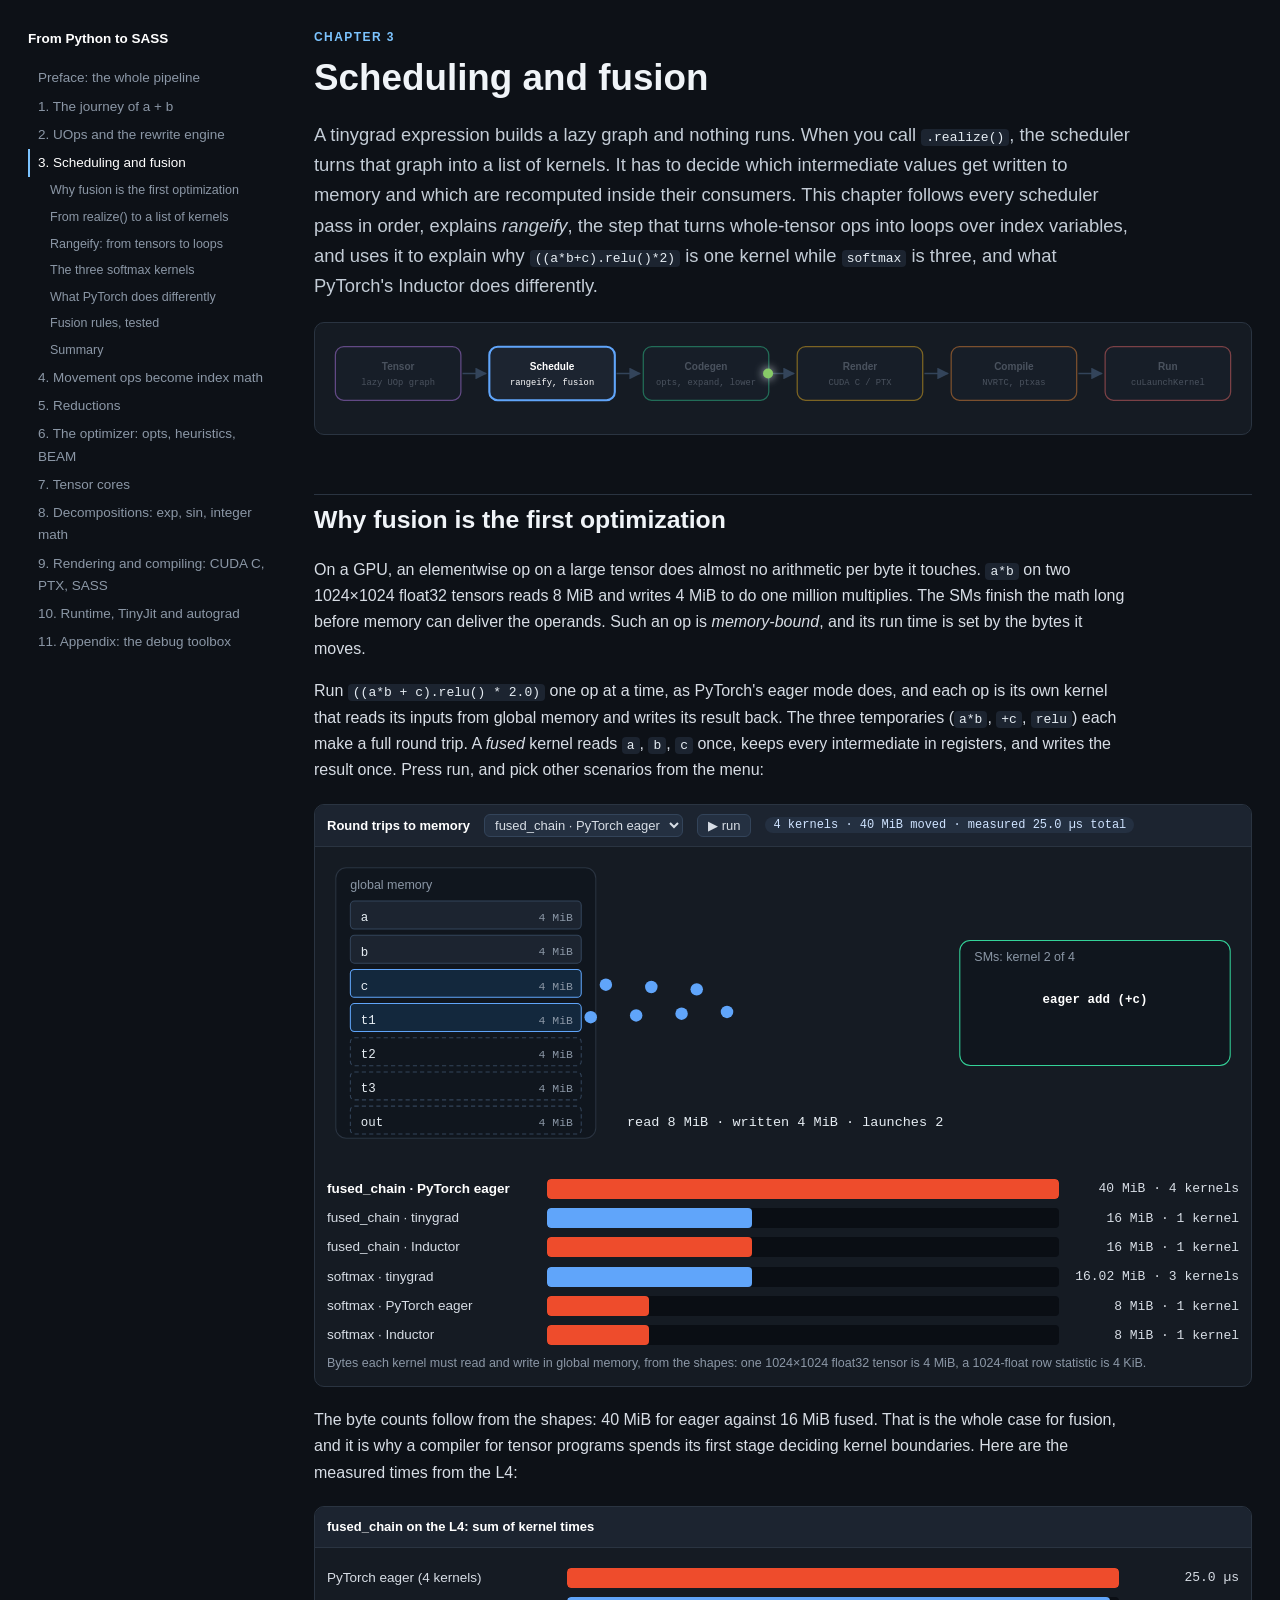
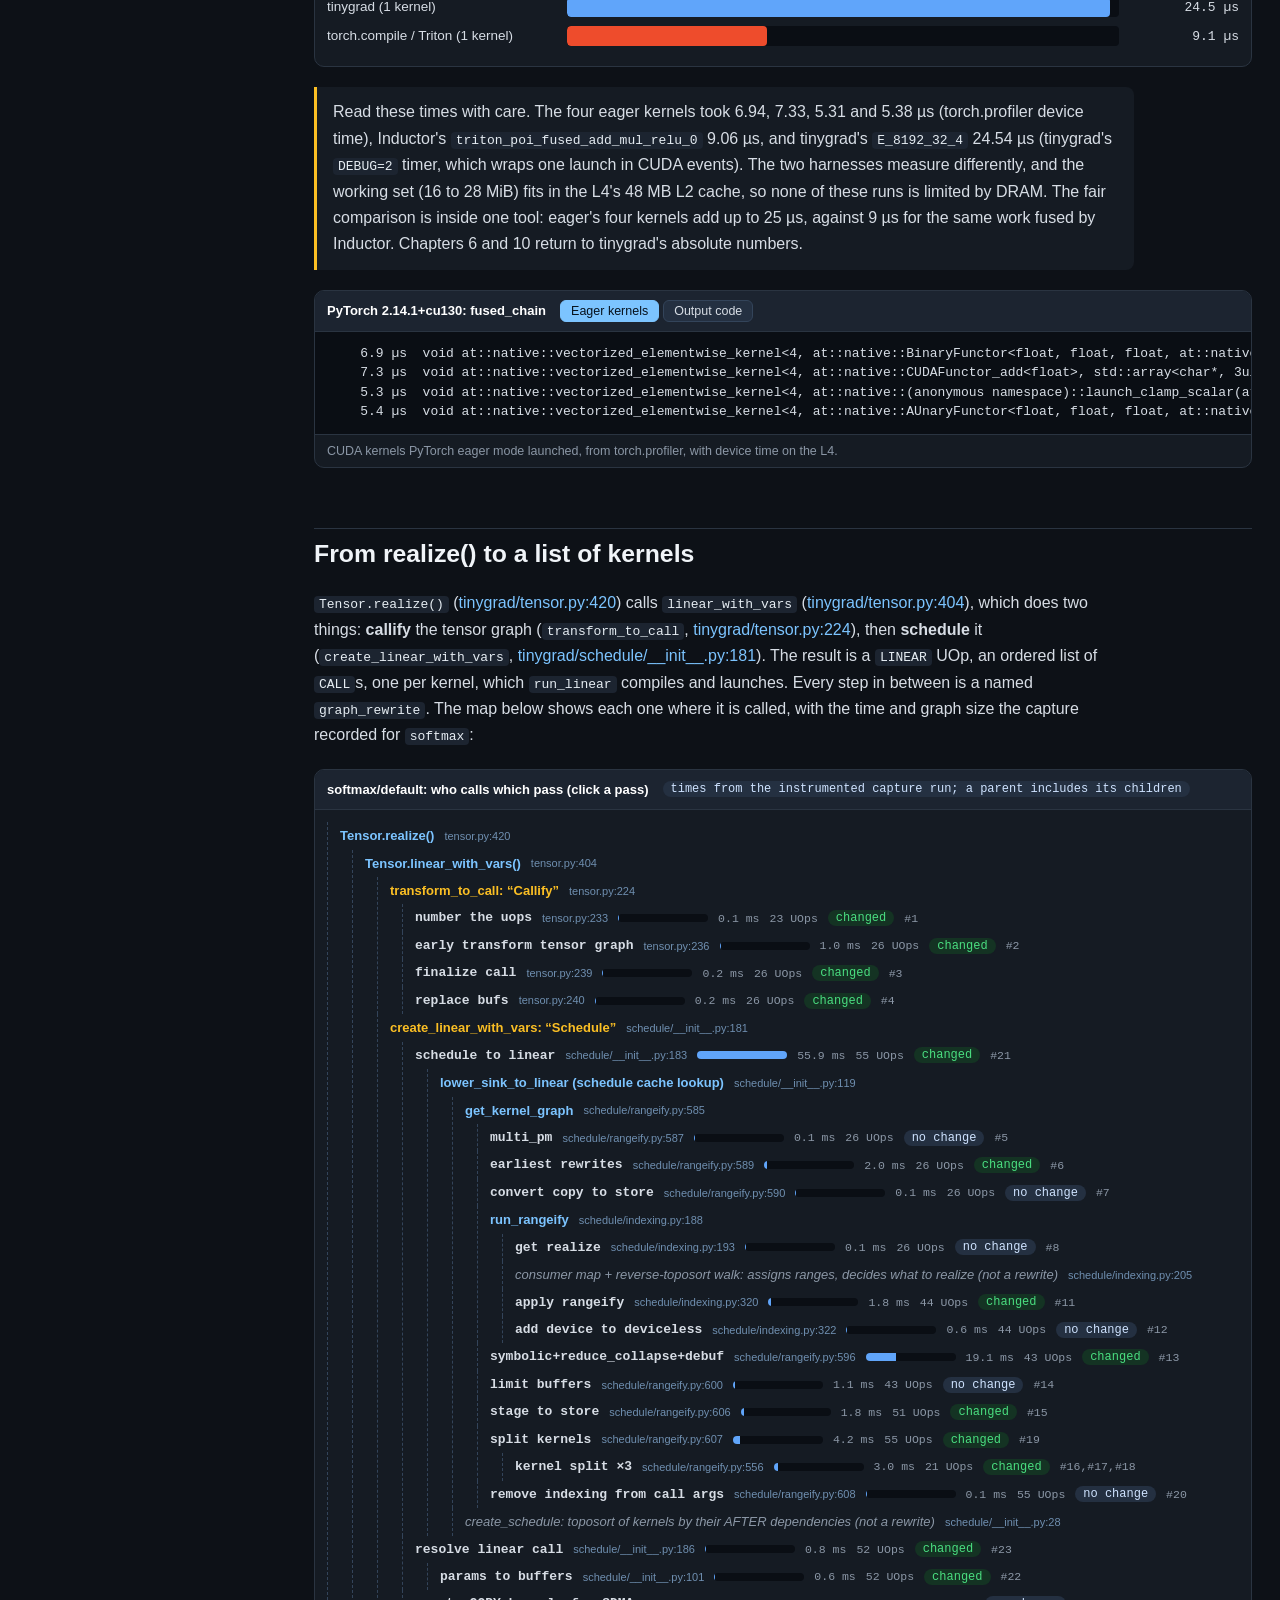
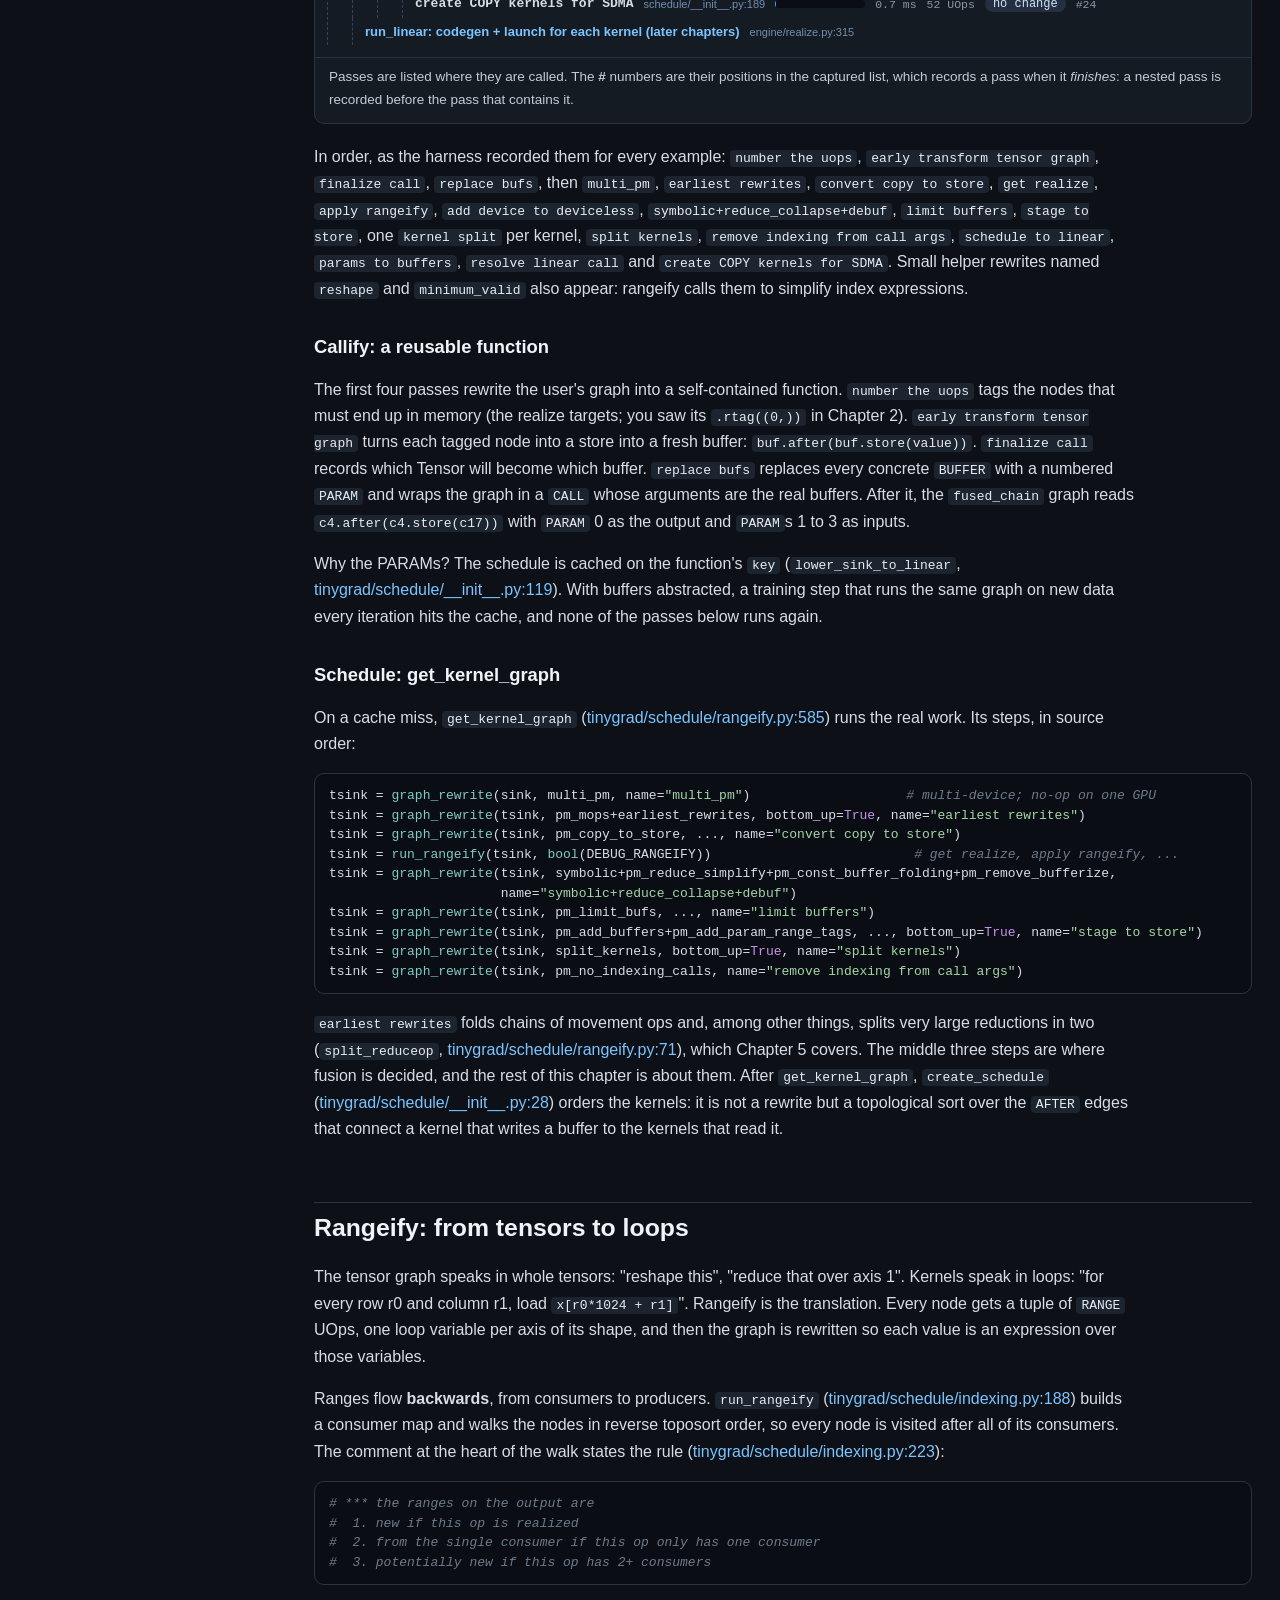
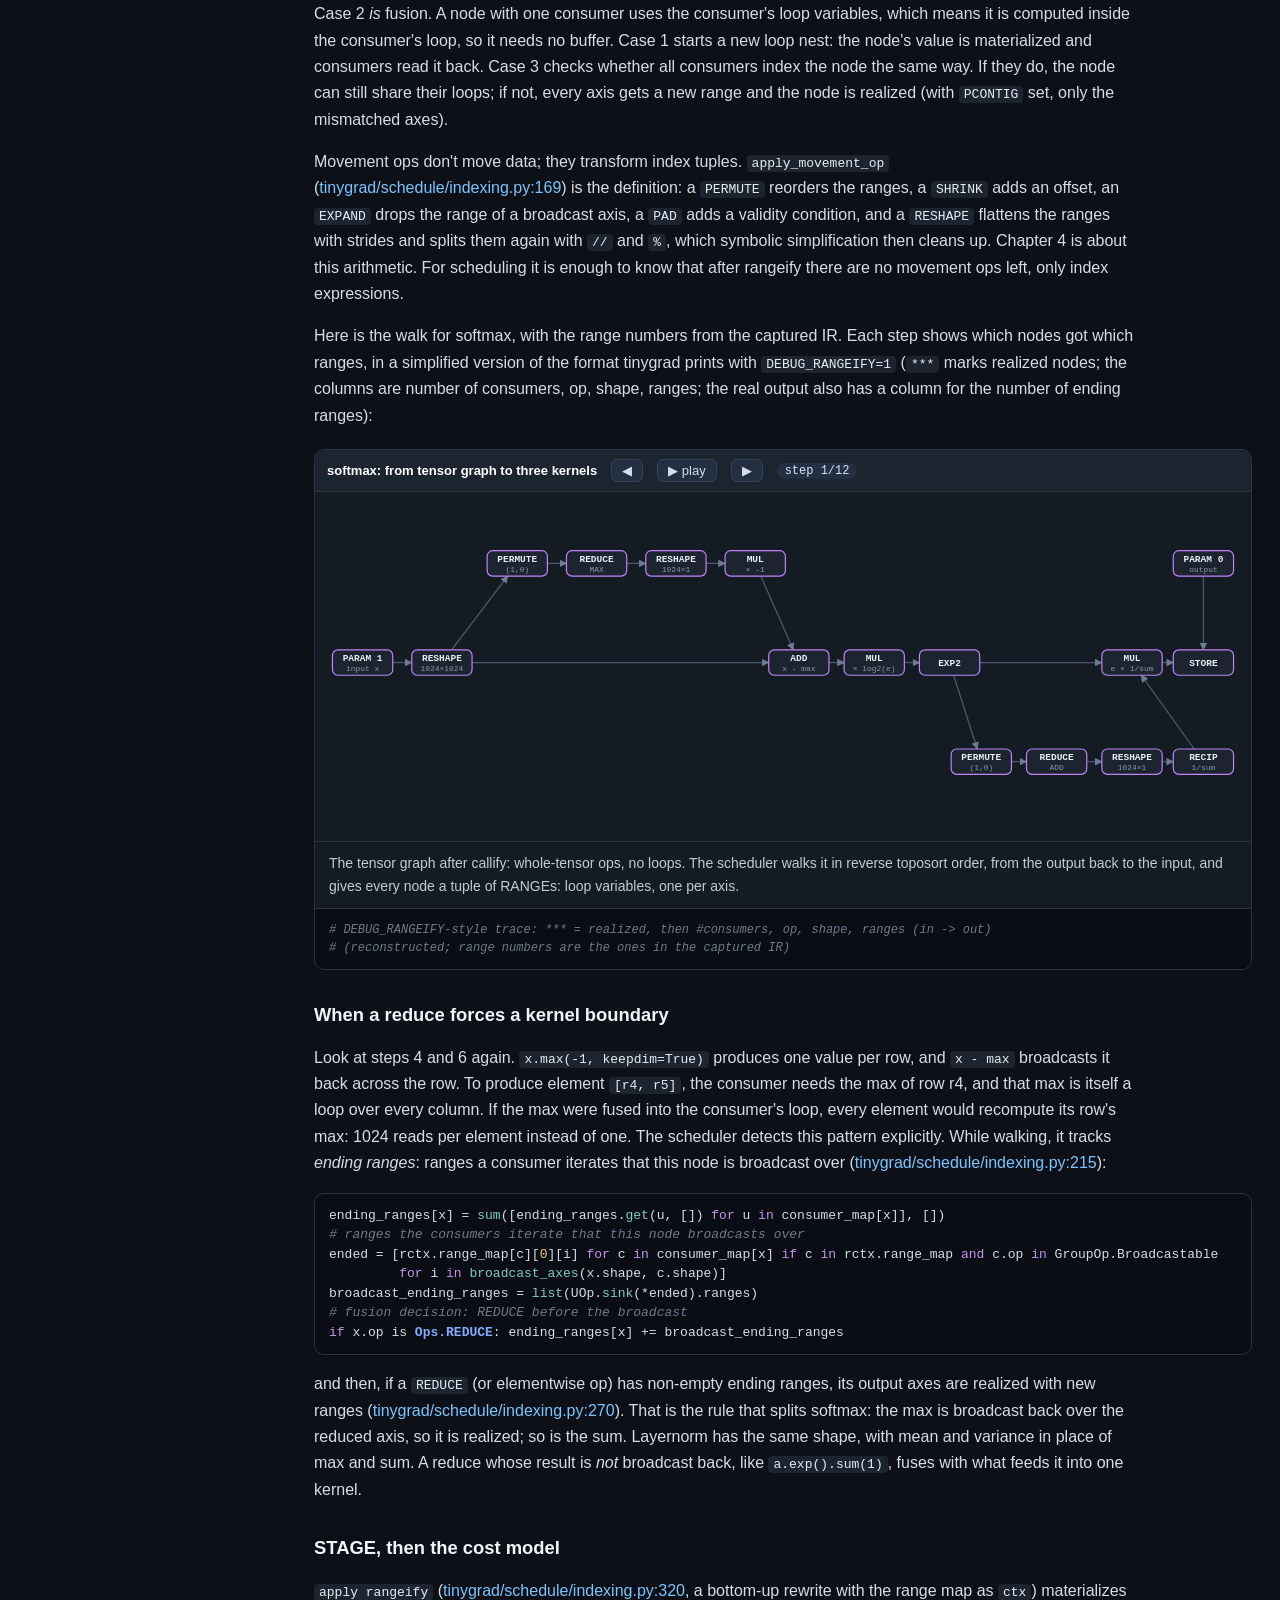
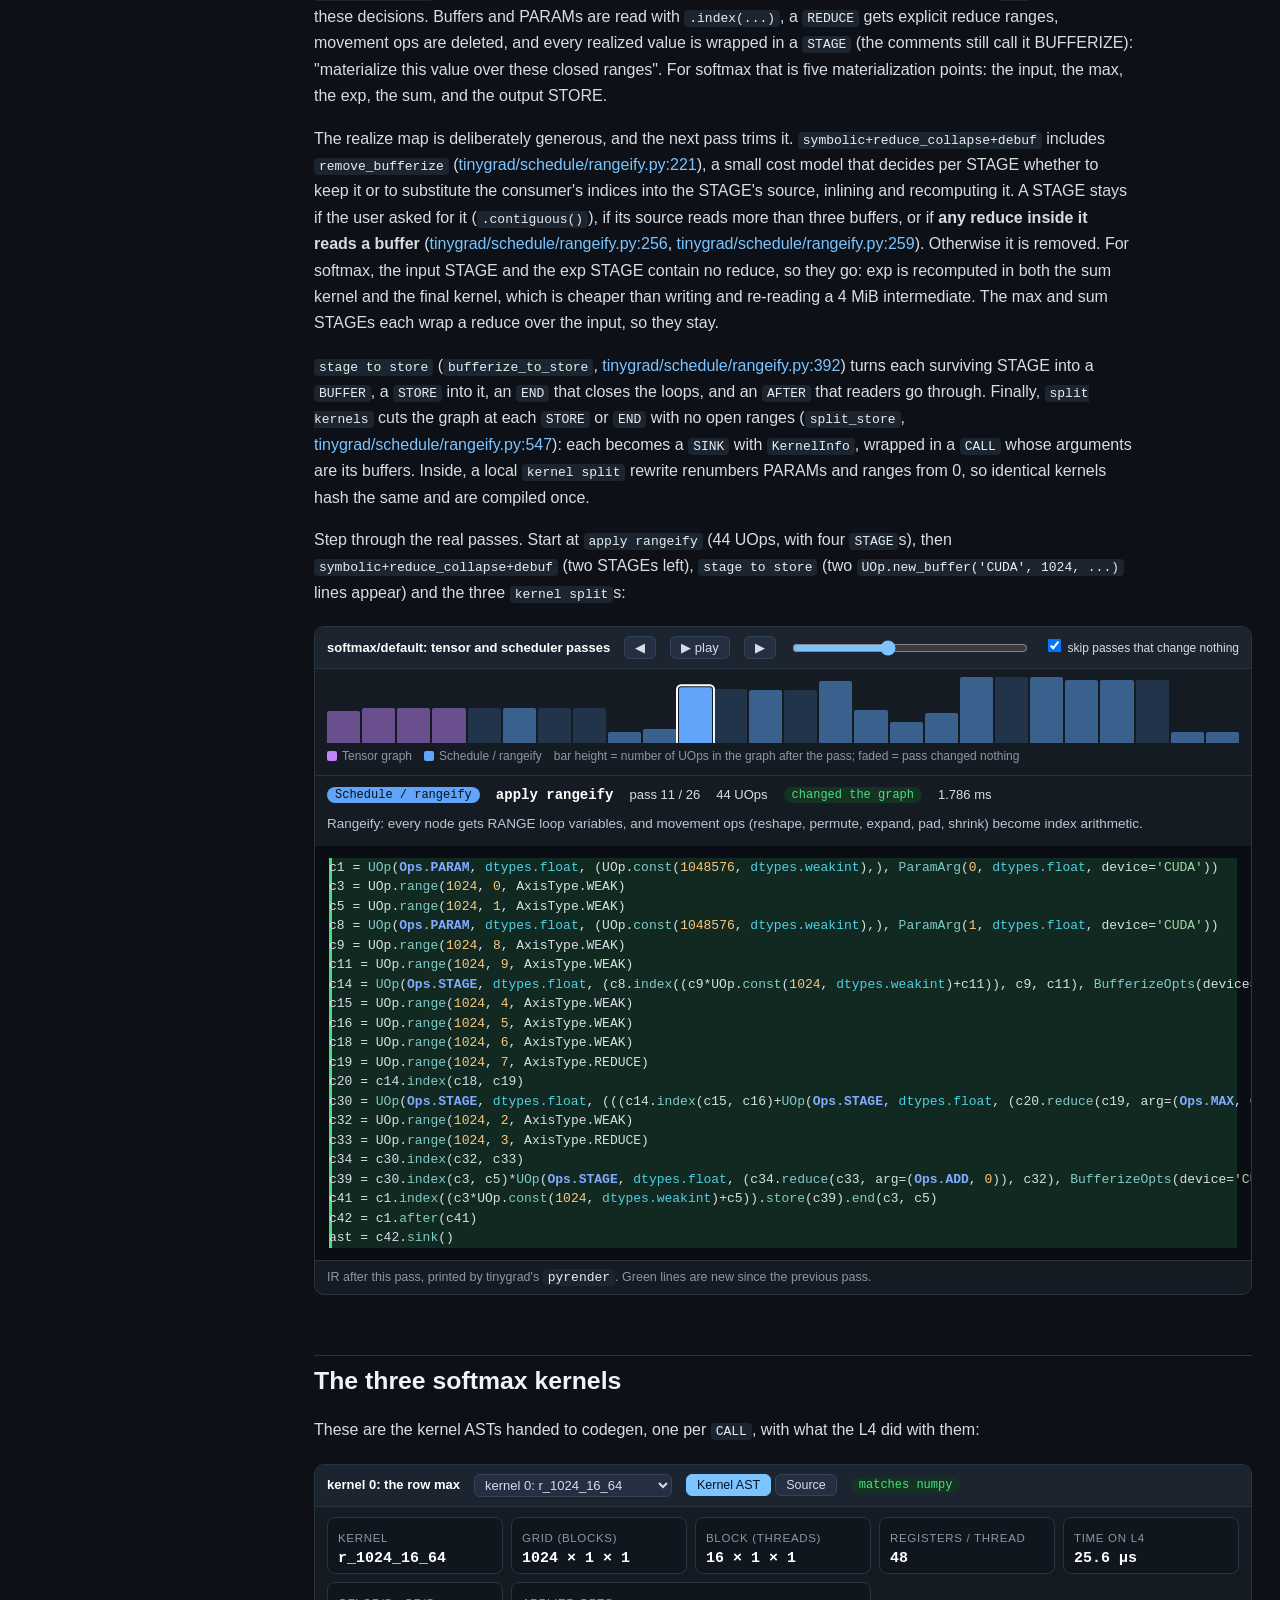
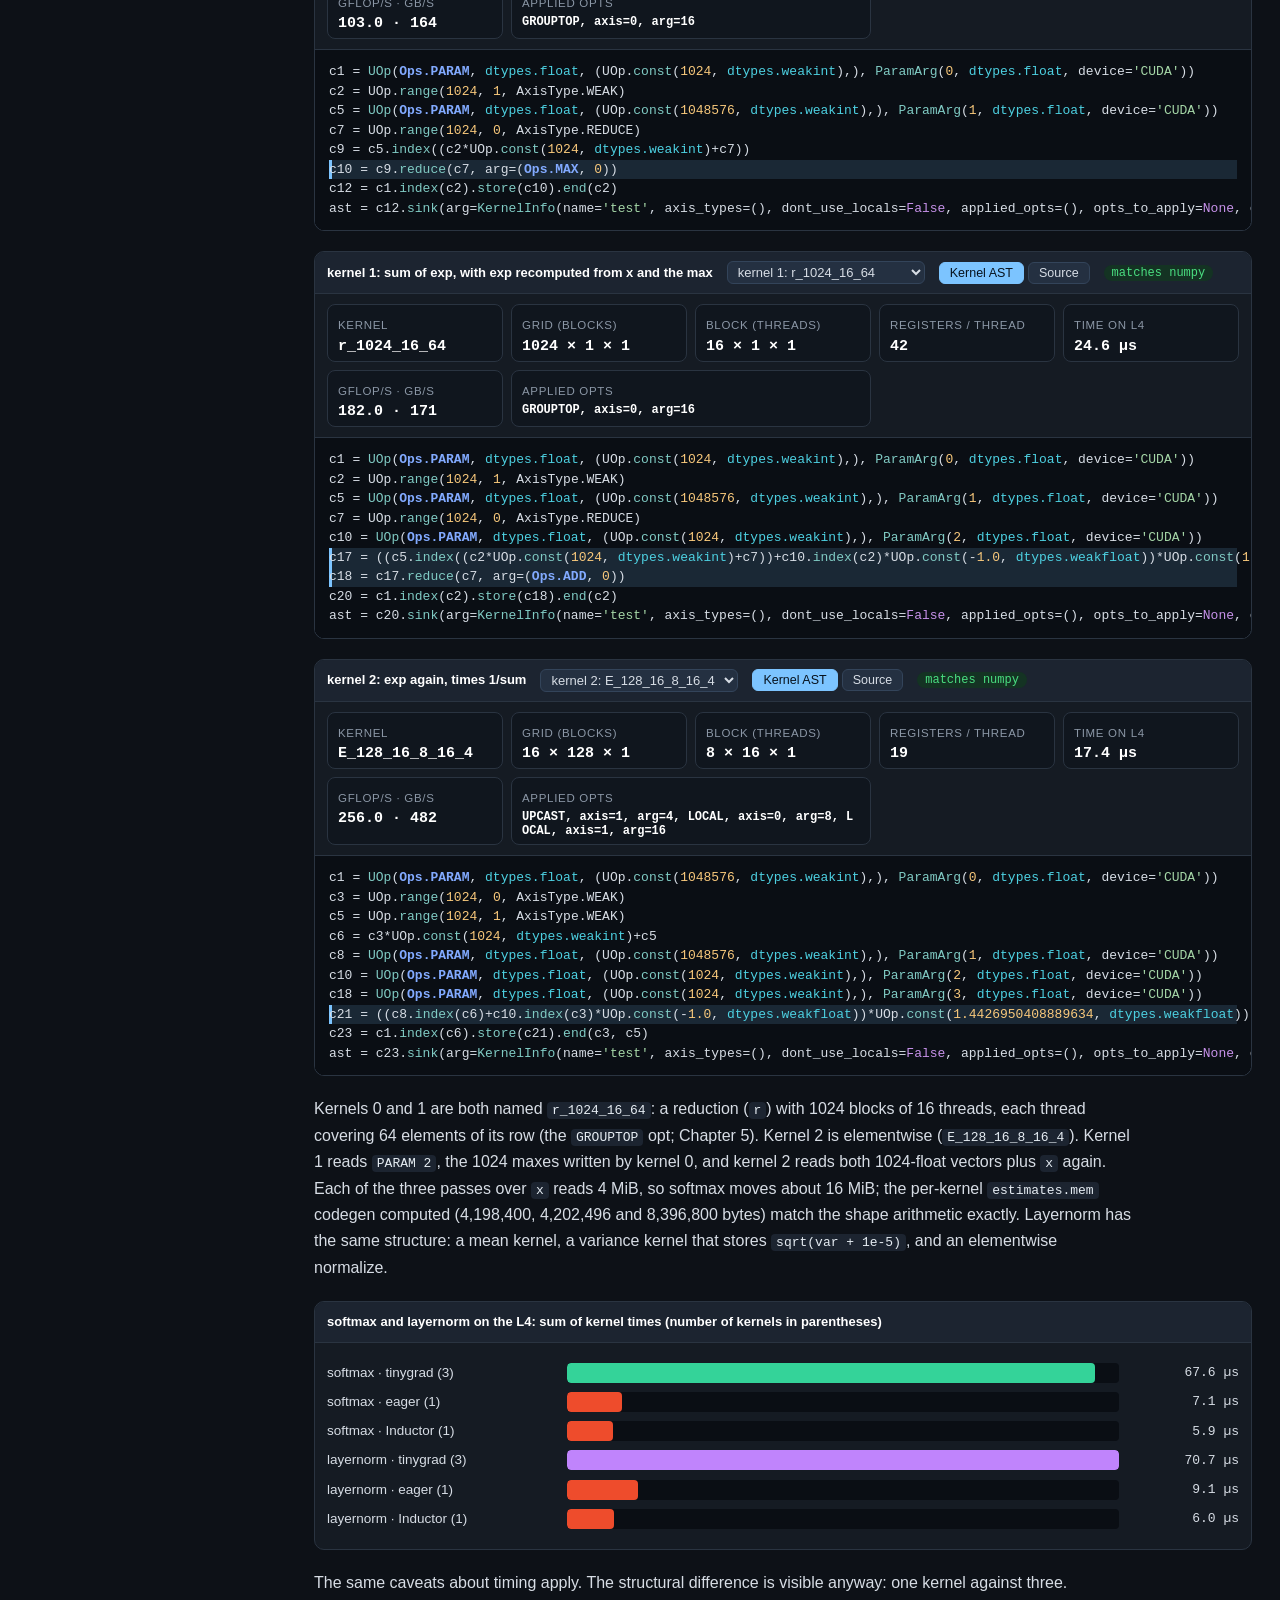
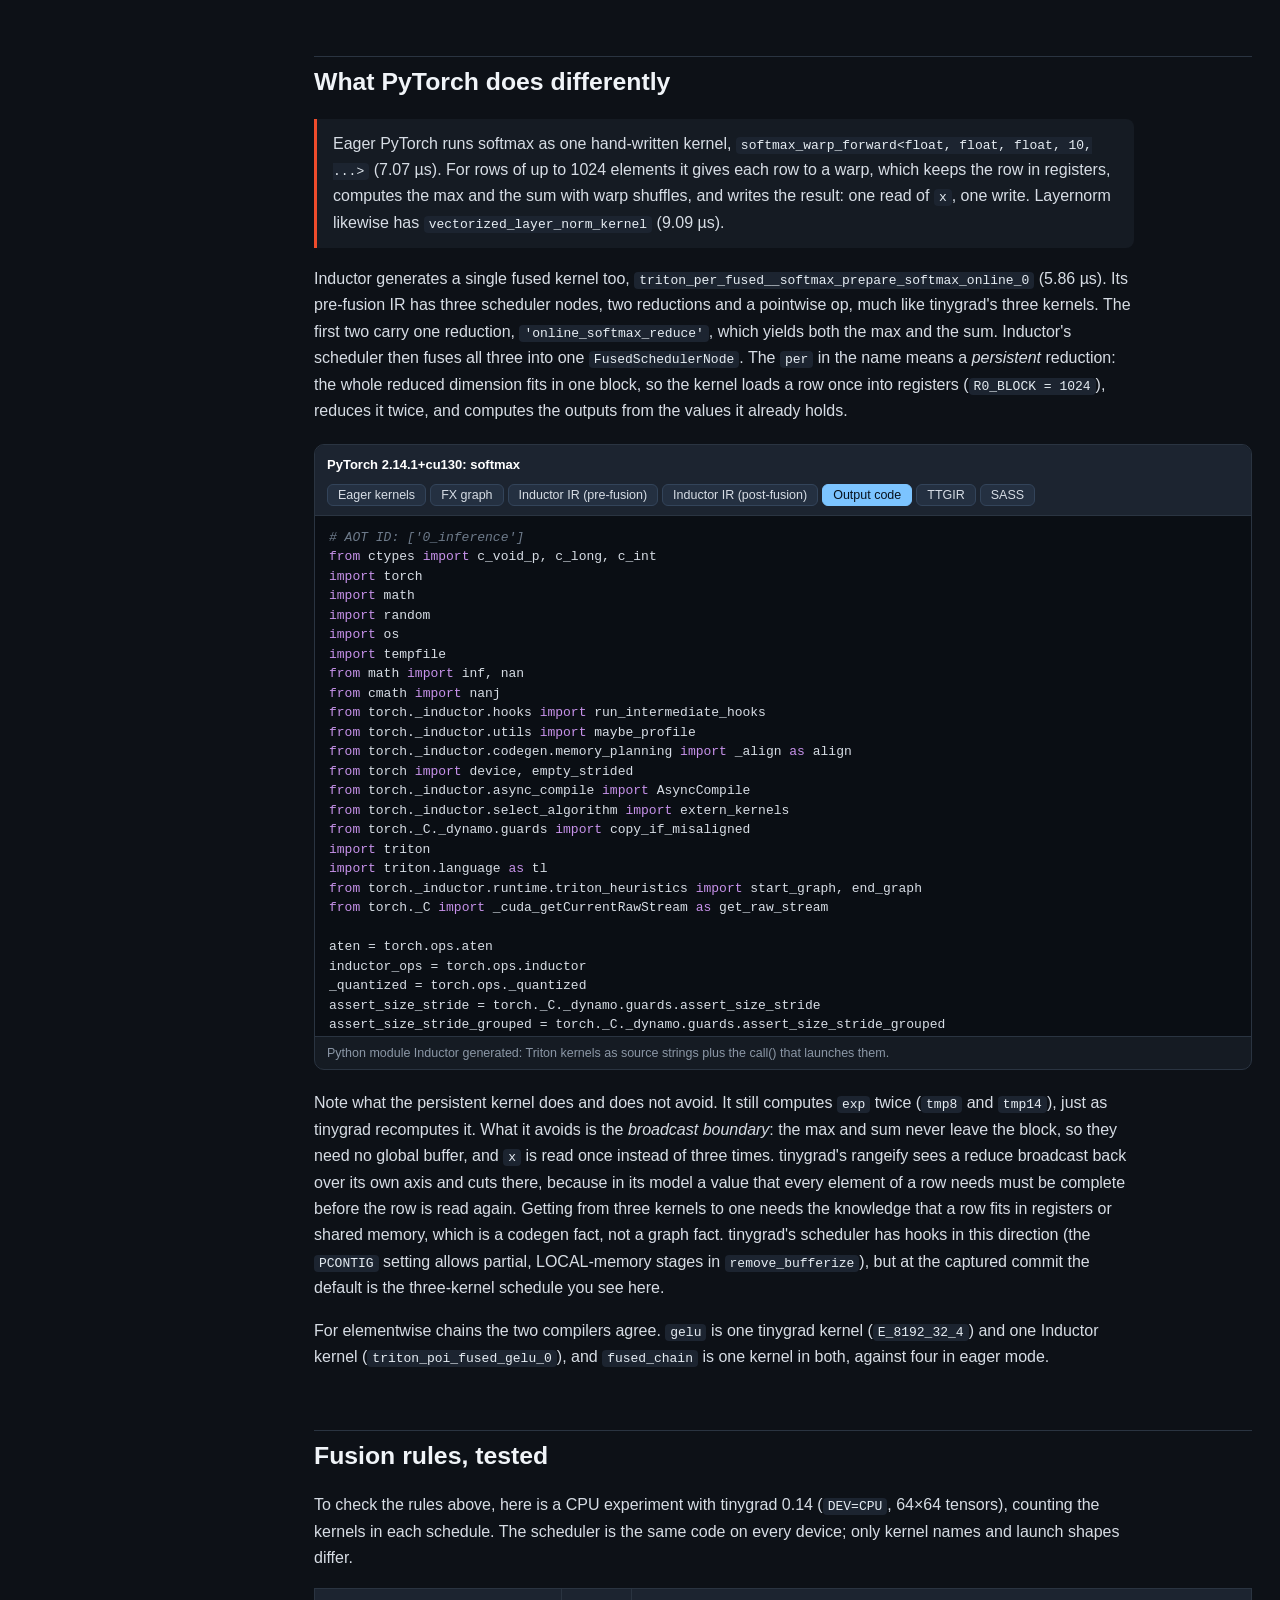
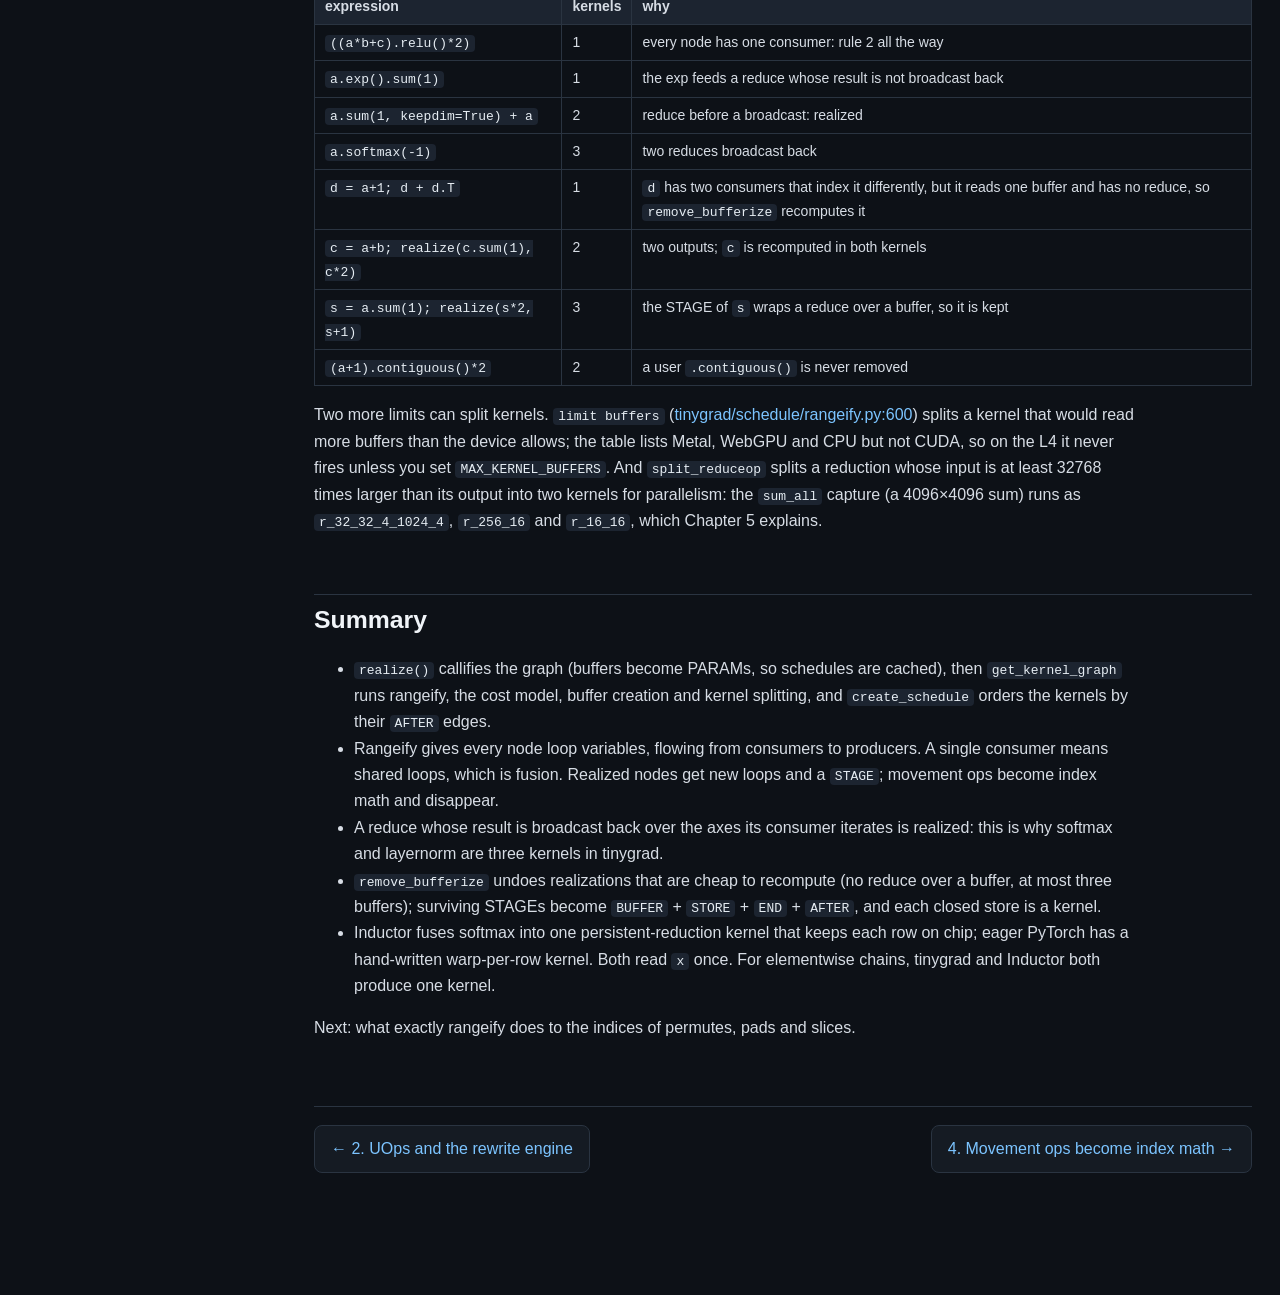
<file: book/ch03-scheduling.html>
<!doctype html>
<html lang="en"><head><meta charset="utf-8"><meta name="viewport" content="width=device-width,initial-scale=1">
<title>3. Scheduling and fusion · From Python to SASS</title>
<link rel="stylesheet" href="assets/book.css">
<style>
.ch3svg { width: 100%; height: auto; display: block; }
.ch3svg .e { stroke: #4a5a70; stroke-width: 1.6; fill: none; }
.ch3svg .n rect { fill: var(--panel2); stroke: var(--s-tensor); stroke-width: 1.5; }
.ch3svg .n text { fill: #e6edf3; font: 600 12px var(--mono); text-anchor: middle; }
.ch3svg .n .sub { fill: var(--muted); font: 10px var(--mono); }
.ch3svg .n .chip2 { fill: var(--s-schedule); font: 600 11px var(--mono); }
.ch3svg .n.hot rect { fill: #3a2e10; stroke: #fbbf24; stroke-width: 2.5; }
.ch3svg .n.real rect { stroke: #f87171; stroke-width: 2.5; stroke-dasharray: 5 3; }
.ch3svg .n.recomp rect { fill: #10291f; stroke: var(--s-codegen); stroke-width: 2; }
.ch3svg .n.buf rect { fill: #13283d; stroke: var(--s-schedule); stroke-width: 2.5; }
.ch3svg .box rect { fill: rgba(96,165,250,.06); stroke: var(--s-schedule); stroke-width: 1.5; stroke-dasharray: 6 4; }
.ch3svg .box.stage rect { fill: rgba(248,113,113,.08); stroke: #f87171; }
.ch3svg .box.kern rect { stroke-dasharray: none; stroke-width: 2; }
.ch3svg .box.k0 rect { stroke: #fbbf24; fill: rgba(251,191,36,.05); } .ch3svg .box.k1 rect { stroke: #34d399; fill: rgba(52,211,153,.05); } .ch3svg .box.k2 rect { stroke: #c084fc; fill: rgba(192,132,252,.05); }
.ch3svg .box text { fill: #e6edf3; font: 600 12px var(--sans); } .ch3svg .box .bsub { fill: var(--muted); font: 11px var(--mono); }
.rg-cap { padding: 10px 14px; color: #c3ccd6; font-size: 14px; min-height: 4.6em; border-top: 1px solid var(--line); }
.rg-code { font-size: 12px; max-height: 260px; border-top: 1px solid var(--line); }
.pm-tree { font-size: 13px; }
.pm-item { margin-left: 16px; border-left: 1px dashed #33445a; padding-left: 8px; }
.pm-tree > .pm-item { margin-left: 0; }
.pm-line { display: flex; flex-wrap: wrap; align-items: center; gap: 4px 10px; padding: 3px 4px; border-radius: 5px; }
.pm-item.pass > .pm-line { cursor: pointer; } .pm-item.pass > .pm-line:hover, .pm-line.sel { background: #1f2a38; }
.pm-item.fn > .pm-line b, .pm-item.grp > .pm-line b { color: var(--accent); font-weight: 600; }
.pm-item.grp > .pm-line b { color: #fbbf24; }
.pm-item.note i { color: var(--muted); }
.pm-line a.src { font-size: 11px; color: #6f8fb0; }
.pm-bar { display: inline-block; width: 90px; height: 8px; background: #0a0e14; border-radius: 4px; overflow: hidden; }
.pm-bar i { display: block; height: 100%; background: var(--s-schedule); }
.pm-ms, .pm-nodes, .pm-ord { font: 11.5px var(--mono); color: var(--muted); }
.pm-desc { padding: 8px 14px 12px; border-top: 1px solid var(--line); font-size: 13.5px; color: #c3ccd6; }
#traffic svg .dram { fill: #10161e; stroke: var(--line); } #traffic svg .sm { fill: #10161e; stroke: var(--s-codegen); }
#traffic svg .lbl { fill: var(--muted); font: 12px var(--sans); }
#traffic svg .kn { fill: #fff; font: 600 12px var(--mono); text-anchor: middle; }
#traffic svg .slot { fill: #1c2430; stroke: #33445a; transition: fill .2s; } #traffic svg .slot.empty { fill: none; stroke-dasharray: 4 3; }
#traffic svg .slot.rd { fill: #13283d; stroke: var(--s-schedule); } #traffic svg .slot.wr { fill: #3a2e10; stroke: #fbbf24; }
#traffic svg .slab { fill: #e6edf3; font: 12px var(--mono); dominant-baseline: middle; } #traffic svg .ssz { fill: var(--muted); font: 11px var(--mono); text-anchor: end; dominant-baseline: middle; }
#traffic svg .pr { fill: var(--s-schedule); } #traffic svg .pw { fill: #fbbf24; }
#traffic svg .cnt { fill: #e6edf3; font: 13px var(--mono); }
.tr-bars .row.sel span:first-child { color: #fff; font-weight: 600; }
.tr-bars .bars .row { grid-template-columns: 210px 1fr 170px; }
.tr-note { color: var(--muted); font-size: 12.5px; margin-top: 6px; }
</style></head>
<body><main>
  <div class="kicker">Chapter 3</div><h1>Scheduling and fusion</h1>
  <p class="lede">A tinygrad expression builds a lazy graph and nothing runs. When you call <code>.realize()</code>, the
  scheduler turns that graph into a list of kernels. It has to decide which intermediate values get written to memory and
  which are recomputed inside their consumers. This chapter follows every scheduler pass in order, explains
  <em>rangeify</em>, the step that turns whole-tensor ops into loops over index variables, and uses it to explain why
  <code>((a*b+c).relu()*2)</code> is one kernel while <code>softmax</code> is three, and what PyTorch's Inductor does
  differently.</p>
  <div class="pipeline" data-active="schedule"></div>

  <h2>Why fusion is the first optimization</h2>
  <p>On a GPU, an elementwise op on a large tensor does almost no arithmetic per byte it touches. <code>a*b</code> on two
  1024×1024 float32 tensors reads 8 MiB and writes 4 MiB to do one million multiplies. The SMs finish the math long before
  memory can deliver the operands. Such an op is <em>memory-bound</em>, and its run time is set by the bytes it moves.</p>
  <p>Run <code>((a*b + c).relu() * 2.0)</code> one op at a time, as PyTorch's eager mode does, and each op is its own kernel
  that reads its inputs from global memory and writes its result back. The three temporaries (<code>a*b</code>,
  <code>+c</code>, <code>relu</code>) each make a full round trip. A <em>fused</em> kernel reads <code>a</code>, <code>b</code>,
  <code>c</code> once, keeps every intermediate in registers, and writes the result once. Press run, and pick other scenarios
  from the menu:</p>
  <div id="traffic"></div>
  <p>The byte counts follow from the shapes: 40 MiB for eager against 16 MiB fused. That is the whole case for fusion,
  and it is why a compiler for tensor programs spends its first stage deciding kernel boundaries. Here are the measured times
  from the L4:</p>
  <div class="bars" data-keys="fused_chain/torch:eager,fused_chain/default,fused_chain/torch:inductor" data-labels="PyTorch eager (4 kernels)|tinygrad (1 kernel)|torch.compile / Triton (1 kernel)"
       data-title="fused_chain on the L4: sum of kernel times"></div>
  <div class="callout warn">
    <p>Read these times with care. The four eager kernels took 6.94, 7.33, 5.31 and 5.38 µs (torch.profiler device time),
    Inductor's <code>triton_poi_fused_add_mul_relu_0</code> 9.06 µs, and tinygrad's <code>E_8192_32_4</code> 24.54 µs (tinygrad's
    <code>DEBUG=2</code> timer, which wraps one launch in CUDA events). The two harnesses measure differently, and the working set
    (16 to 28 MiB) fits in the L4's 48 MB L2 cache, so none of these runs is limited by DRAM. The fair comparison is inside one
    tool: eager's four kernels add up to 25 µs, against 9 µs for the same work fused by Inductor. Chapters 6 and 10 return to
    tinygrad's absolute numbers.</p>
  </div>
  <div class="torch-view" data-key="fused_chain/torch" data-tabs="eager,output" data-tab="eager"></div>

  <h2>From realize() to a list of kernels</h2>
  <p><code>Tensor.realize()</code> (<a class="src" data-src="tinygrad/tensor.py#L420"></a>) calls <code>linear_with_vars</code>
  (<a class="src" data-src="tinygrad/tensor.py#L404"></a>), which does two things: <b>callify</b> the tensor graph
  (<code>transform_to_call</code>, <a class="src" data-src="tinygrad/tensor.py#L224"></a>), then <b>schedule</b> it
  (<code>create_linear_with_vars</code>, <a class="src" data-src="tinygrad/schedule/__init__.py#L181"></a>). The result is a
  <code>LINEAR</code> UOp, an ordered list of <code>CALL</code>s, one per kernel, which <code>run_linear</code> compiles and launches.
  Every step in between is a named <code>graph_rewrite</code>. The map below shows each one where it is called, with the time and
  graph size the capture recorded for <code>softmax</code>:</p>
  <div id="pass-map"></div>
  <p>In order, as the harness recorded them for every example: <code>number the uops</code>, <code>early transform tensor graph</code>,
  <code>finalize call</code>, <code>replace bufs</code>, then <code>multi_pm</code>, <code>earliest rewrites</code>,
  <code>convert copy to store</code>, <code>get realize</code>, <code>apply rangeify</code>, <code>add device to deviceless</code>,
  <code>symbolic+reduce_collapse+debuf</code>, <code>limit buffers</code>, <code>stage to store</code>, one <code>kernel split</code>
  per kernel, <code>split kernels</code>, <code>remove indexing from call args</code>, <code>schedule to linear</code>,
  <code>params to buffers</code>, <code>resolve linear call</code> and <code>create COPY kernels for SDMA</code>. Small helper rewrites
  named <code>reshape</code> and <code>minimum_valid</code> also appear: rangeify calls them to simplify index expressions.</p>

  <h3>Callify: a reusable function</h3>
  <p>The first four passes rewrite the user's graph into a self-contained function. <code>number the uops</code> tags the nodes
  that must end up in memory (the realize targets; you saw its <code>.rtag((0,))</code> in Chapter 2).
  <code>early transform tensor graph</code> turns each tagged node into a store into a fresh buffer:
  <code>buf.after(buf.store(value))</code>. <code>finalize call</code> records which Tensor will become which buffer.
  <code>replace bufs</code> replaces every concrete <code>BUFFER</code> with a numbered <code>PARAM</code> and wraps the graph in
  a <code>CALL</code> whose arguments are the real buffers. After it, the <code>fused_chain</code> graph reads
  <code>c4.after(c4.store(c17))</code> with <code>PARAM</code> 0 as the output and <code>PARAM</code>s 1 to 3 as inputs.</p>
  <p>Why the PARAMs? The schedule is cached on the function's <code>key</code> (<code>lower_sink_to_linear</code>,
  <a class="src" data-src="tinygrad/schedule/__init__.py#L119"></a>). With buffers abstracted, a training step that runs the same
  graph on new data every iteration hits the cache, and none of the passes below runs again.</p>

  <h3>Schedule: get_kernel_graph</h3>
  <p>On a cache miss, <code>get_kernel_graph</code> (<a class="src" data-src="tinygrad/schedule/rangeify.py#L585"></a>) runs the
  real work. Its steps, in source order:</p>
  <pre class="code static" data-lang="python">
tsink = graph_rewrite(sink, multi_pm, name="multi_pm")                    # multi-device; no-op on one GPU
tsink = graph_rewrite(tsink, pm_mops+earliest_rewrites, bottom_up=True, name="earliest rewrites")
tsink = graph_rewrite(tsink, pm_copy_to_store, ..., name="convert copy to store")
tsink = run_rangeify(tsink, bool(DEBUG_RANGEIFY))                          # get realize, apply rangeify, ...
tsink = graph_rewrite(tsink, symbolic+pm_reduce_simplify+pm_const_buffer_folding+pm_remove_bufferize,
                      name="symbolic+reduce_collapse+debuf")
tsink = graph_rewrite(tsink, pm_limit_bufs, ..., name="limit buffers")
tsink = graph_rewrite(tsink, pm_add_buffers+pm_add_param_range_tags, ..., bottom_up=True, name="stage to store")
tsink = graph_rewrite(tsink, split_kernels, bottom_up=True, name="split kernels")
tsink = graph_rewrite(tsink, pm_no_indexing_calls, name="remove indexing from call args")
</pre>
  <p><code>earliest rewrites</code> folds chains of movement ops and, among other things, splits very large reductions in two
  (<code>split_reduceop</code>, <a class="src" data-src="tinygrad/schedule/rangeify.py#L71"></a>), which Chapter 5 covers. The
  middle three steps are where fusion is decided, and the rest of this chapter is about them. After
  <code>get_kernel_graph</code>, <code>create_schedule</code> (<a class="src" data-src="tinygrad/schedule/__init__.py#L28"></a>)
  orders the kernels: it is not a rewrite but a topological sort over the <code>AFTER</code> edges that connect a kernel that
  writes a buffer to the kernels that read it.</p>

  <h2>Rangeify: from tensors to loops</h2>
  <p>The tensor graph speaks in whole tensors: "reshape this", "reduce that over axis 1". Kernels speak in loops: "for every
  row r0 and column r1, load <code>x[r0*1024 + r1]</code>". Rangeify is the translation. Every node gets a tuple of
  <code>RANGE</code> UOps, one loop variable per axis of its shape, and then the graph is rewritten so each value is an expression
  over those variables.</p>
  <p>Ranges flow <b>backwards</b>, from consumers to producers. <code>run_rangeify</code>
  (<a class="src" data-src="tinygrad/schedule/indexing.py#L188"></a>) builds a consumer map and walks the nodes in reverse
  toposort order, so every node is visited after all of its consumers. The comment at the heart of the walk states the rule
  (<a class="src" data-src="tinygrad/schedule/indexing.py#L223"></a>):</p>
  <pre class="code static" data-lang="python">
# *** the ranges on the output are
#  1. new if this op is realized
#  2. from the single consumer if this op only has one consumer
#  3. potentially new if this op has 2+ consumers
</pre>
  <p>Case 2 <em>is</em> fusion. A node with one consumer uses the consumer's loop variables, which means it is computed
  inside the consumer's loop, so it needs no buffer. Case 1 starts a new loop nest: the node's value is materialized and
  consumers read it back. Case 3 checks whether all consumers index the node the same way. If they do, the node can still share
  their loops; if not, every axis gets a new range and the node is realized (with <code>PCONTIG</code> set, only the mismatched axes).</p>
  <p>Movement ops don't move data; they transform index tuples. <code>apply_movement_op</code>
  (<a class="src" data-src="tinygrad/schedule/indexing.py#L169"></a>) is the definition: a <code>PERMUTE</code> reorders the
  ranges, a <code>SHRINK</code> adds an offset, an <code>EXPAND</code> drops the range of a broadcast axis, a <code>PAD</code>
  adds a validity condition, and a <code>RESHAPE</code> flattens the ranges with strides and splits them again with
  <code>//</code> and <code>%</code>, which symbolic simplification then cleans up. Chapter 4 is about this arithmetic. For
  scheduling it is enough to know that after rangeify there are no movement ops left, only index expressions.</p>
  <p>Here is the walk for softmax, with the range numbers from the captured IR. Each step shows which nodes got which ranges,
  in a simplified version of the format tinygrad prints with <code>DEBUG_RANGEIFY=1</code> (<code>***</code> marks realized nodes; the columns are number
  of consumers, op, shape, ranges; the real output also has a column for the number of ending ranges):</p>
  <div id="rangeify-anim"></div>

  <h3>When a reduce forces a kernel boundary</h3>
  <p>Look at steps 4 and 6 again. <code>x.max(-1, keepdim=True)</code> produces one value per row, and <code>x - max</code> broadcasts it
  back across the row. To produce element <code>[r4, r5]</code>, the consumer needs the max of row r4, and that max is itself a
  loop over every column. If the max were fused into the consumer's loop, every element would recompute its row's max: 1024 reads
  per element instead of one. The scheduler detects this pattern explicitly. While walking, it tracks <em>ending ranges</em>:
  ranges a consumer iterates that this node is broadcast over (<a class="src" data-src="tinygrad/schedule/indexing.py#L215"></a>):</p>
  <pre class="code static" data-lang="python">
ending_ranges[x] = sum([ending_ranges.get(u, []) for u in consumer_map[x]], [])
# ranges the consumers iterate that this node broadcasts over
ended = [rctx.range_map[c][0][i] for c in consumer_map[x] if c in rctx.range_map and c.op in GroupOp.Broadcastable
         for i in broadcast_axes(x.shape, c.shape)]
broadcast_ending_ranges = list(UOp.sink(*ended).ranges)
# fusion decision: REDUCE before the broadcast
if x.op is Ops.REDUCE: ending_ranges[x] += broadcast_ending_ranges
</pre>
  <p>and then, if a <code>REDUCE</code> (or elementwise op) has non-empty ending ranges, its output axes are realized with new
  ranges (<a class="src" data-src="tinygrad/schedule/indexing.py#L270"></a>). That is the rule that splits softmax: the max is
  broadcast back over the reduced axis, so it is realized; so is the sum. Layernorm has the same shape, with mean and variance in
  place of max and sum. A reduce whose result is <em>not</em> broadcast back, like <code>a.exp().sum(1)</code>, fuses with what
  feeds it into one kernel.</p>

  <h3>STAGE, then the cost model</h3>
  <p><code>apply rangeify</code> (<a class="src" data-src="tinygrad/schedule/indexing.py#L320"></a>, a bottom-up rewrite with
  the range map as <code>ctx</code>) materializes these decisions. Buffers and PARAMs are read with <code>.index(...)</code>, a
  <code>REDUCE</code> gets explicit reduce ranges, movement ops are deleted, and every realized value is wrapped in a
  <code>STAGE</code> (the comments still call it BUFFERIZE): "materialize this value over these closed ranges". For softmax that
  is five materialization points: the input, the max, the exp, the sum, and the output STORE.</p>
  <p>The realize map is deliberately generous, and the next pass trims it. <code>symbolic+reduce_collapse+debuf</code> includes
  <code>remove_bufferize</code> (<a class="src" data-src="tinygrad/schedule/rangeify.py#L221"></a>), a small cost model that decides
  per STAGE whether to keep it or to substitute the consumer's indices into the STAGE's source, inlining and recomputing it. A STAGE
  stays if the user asked for it (<code>.contiguous()</code>), if its source reads more than three buffers, or if <b>any reduce
  inside it reads a buffer</b> (<a class="src" data-src="tinygrad/schedule/rangeify.py#L256"></a>,
  <a class="src" data-src="tinygrad/schedule/rangeify.py#L259"></a>). Otherwise it is removed. For softmax, the input STAGE and
  the exp STAGE contain no reduce, so they go: exp is recomputed in both the sum kernel and the final kernel, which is cheaper than
  writing and re-reading a 4 MiB intermediate. The max and sum STAGEs each wrap a reduce over the input, so they stay.</p>
  <p><code>stage to store</code> (<code>bufferize_to_store</code>, <a class="src" data-src="tinygrad/schedule/rangeify.py#L392"></a>)
  turns each surviving STAGE into a <code>BUFFER</code>, a <code>STORE</code> into it, an <code>END</code> that closes the loops,
  and an <code>AFTER</code> that readers go through. Finally, <code>split kernels</code> cuts the graph at each <code>STORE</code> or
  <code>END</code> with no open ranges (<code>split_store</code>, <a class="src" data-src="tinygrad/schedule/rangeify.py#L547"></a>):
  each becomes a <code>SINK</code> with <code>KernelInfo</code>, wrapped in a <code>CALL</code> whose arguments are its buffers.
  Inside, a local <code>kernel split</code> rewrite renumbers PARAMs and ranges from 0, so identical kernels hash the same and are
  compiled once.</p>
  <p>Step through the real passes. Start at <code>apply rangeify</code> (44 UOps, with four <code>STAGE</code>s), then
  <code>symbolic+reduce_collapse+debuf</code> (two STAGEs left), <code>stage to store</code> (two <code>UOp.new_buffer('CUDA', 1024, ...)</code>
  lines appear) and the three <code>kernel split</code>s:</p>
  <div class="pass-stepper" data-key="softmax/default" data-stages="tensor,schedule" data-start="apply rangeify"
       data-title="softmax/default: tensor and scheduler passes"></div>

  <h2>The three softmax kernels</h2>
  <p>These are the kernel ASTs handed to codegen, one per <code>CALL</code>, with what the L4 did with them:</p>
  <div class="kernel-view" data-key="softmax/default" data-kernel="0" data-tabs="ast,source" data-tab="ast" data-highlight="reduce" data-title="kernel 0: the row max"></div>
  <div class="kernel-view" data-key="softmax/default" data-kernel="1" data-tabs="ast,source" data-tab="ast" data-highlight="exp2|reduce" data-title="kernel 1: sum of exp, with exp recomputed from x and the max"></div>
  <div class="kernel-view" data-key="softmax/default" data-kernel="2" data-tabs="ast,source" data-tab="ast" data-highlight="exp2|reciprocal" data-title="kernel 2: exp again, times 1/sum"></div>
  <p>Kernels 0 and 1 are both named <code>r_1024_16_64</code>: a reduction (<code>r</code>) with 1024 blocks of 16 threads, each
  thread covering 64 elements of its row (the <code>GROUPTOP</code> opt; Chapter 5). Kernel 2 is elementwise
  (<code>E_128_16_8_16_4</code>). Kernel 1 reads <code>PARAM 2</code>, the 1024 maxes written by kernel 0, and kernel 2 reads both
  1024-float vectors plus <code>x</code> again. Each of the three passes over <code>x</code> reads 4 MiB, so softmax moves about
  16 MiB; the per-kernel <code>estimates.mem</code> codegen computed (4,198,400, 4,202,496 and 8,396,800 bytes) match the shape
  arithmetic exactly. Layernorm has the same structure: a mean kernel, a variance kernel that stores
  <code>sqrt(var + 1e-5)</code>, and an elementwise normalize.</p>
  <div class="bars" data-keys="softmax/default,softmax/torch:eager,softmax/torch:inductor,layernorm/default,layernorm/torch:eager,layernorm/torch:inductor"
       data-labels="softmax · tinygrad (3)|softmax · eager (1)|softmax · Inductor (1)|layernorm · tinygrad (3)|layernorm · eager (1)|layernorm · Inductor (1)"
       data-title="softmax and layernorm on the L4: sum of kernel times (number of kernels in parentheses)"></div>
  <p>The same caveats about timing apply. The structural difference is visible anyway: one kernel against three.</p>

  <h2>What PyTorch does differently</h2>
  <div class="callout torch">
    <p>Eager PyTorch runs softmax as one hand-written kernel, <code>softmax_warp_forward&lt;float, float, float, 10, ...&gt;</code>
    (7.07 µs). For rows of up to 1024 elements it gives each row to a warp, which keeps the row in registers, computes the max
    and the sum with warp shuffles, and writes the result: one read of <code>x</code>, one write. Layernorm likewise has
    <code>vectorized_layer_norm_kernel</code> (9.09 µs).</p>
  </div>
  <p>Inductor generates a single fused kernel too, <code>triton_per_fused__softmax_prepare_softmax_online_0</code> (5.86 µs). Its
  pre-fusion IR has three scheduler nodes, two reductions and a pointwise op, much like tinygrad's three kernels. The first two
  carry one reduction, <code>'online_softmax_reduce'</code>, which yields both the max and the sum. Inductor's scheduler then fuses
  all three into one <code>FusedSchedulerNode</code>. The <code>per</code> in the name means a <em>persistent</em> reduction:
  the whole reduced dimension fits in one block, so the kernel loads a row once into registers (<code>R0_BLOCK = 1024</code>),
  reduces it twice, and computes the outputs from the values it already holds.</p>
  <div class="torch-view" data-key="softmax/torch" data-tabs="eager,fx,pre,post,output,ttgir,sass" data-tab="output" data-highlight="tl\.load|tl\.store|fmax2|tl\.sum|libdevice\.exp"></div>
  <p>Note what the persistent kernel does and does not avoid. It still computes <code>exp</code> twice (<code>tmp8</code> and
  <code>tmp14</code>), just as tinygrad recomputes it. What it avoids is the <em>broadcast boundary</em>: the max and sum never
  leave the block, so they need no global buffer, and <code>x</code> is read once instead of three times. tinygrad's rangeify
  sees a reduce broadcast back over its own axis and cuts there, because in its model a value that every element of a row needs
  must be complete before the row is read again. Getting from three kernels to one needs the knowledge that a row fits in
  registers or shared memory, which is a codegen fact, not a graph fact. tinygrad's scheduler has hooks in this direction
  (the <code>PCONTIG</code> setting allows partial, LOCAL-memory stages in <code>remove_bufferize</code>), but at the captured
  commit the default is the three-kernel schedule you see here.</p>
  <p>For elementwise chains the two compilers agree. <code>gelu</code> is one tinygrad kernel (<code>E_8192_32_4</code>) and one
  Inductor kernel (<code>triton_poi_fused_gelu_0</code>), and <code>fused_chain</code> is one kernel in both, against four in eager mode.</p>

  <h2>Fusion rules, tested</h2>
  <p>To check the rules above, here is a CPU experiment with tinygrad 0.14 (<code>DEV=CPU</code>, 64×64 tensors), counting the
  kernels in each schedule. The scheduler is the same code on every device; only kernel names and launch shapes differ.</p>
  <table>
    <tr><th>expression</th><th>kernels</th><th>why</th></tr>
    <tr><td><code>((a*b+c).relu()*2)</code></td><td>1</td><td>every node has one consumer: rule 2 all the way</td></tr>
    <tr><td><code>a.exp().sum(1)</code></td><td>1</td><td>the exp feeds a reduce whose result is not broadcast back</td></tr>
    <tr><td><code>a.sum(1, keepdim=True) + a</code></td><td>2</td><td>reduce before a broadcast: realized</td></tr>
    <tr><td><code>a.softmax(-1)</code></td><td>3</td><td>two reduces broadcast back</td></tr>
    <tr><td><code>d = a+1; d + d.T</code></td><td>1</td><td><code>d</code> has two consumers that index it differently, but it reads one buffer and has no reduce, so <code>remove_bufferize</code> recomputes it</td></tr>
    <tr><td><code>c = a+b; realize(c.sum(1), c*2)</code></td><td>2</td><td>two outputs; <code>c</code> is recomputed in both kernels</td></tr>
    <tr><td><code>s = a.sum(1); realize(s*2, s+1)</code></td><td>3</td><td>the STAGE of <code>s</code> wraps a reduce over a buffer, so it is kept</td></tr>
    <tr><td><code>(a+1).contiguous()*2</code></td><td>2</td><td>a user <code>.contiguous()</code> is never removed</td></tr>
  </table>
  <p>Two more limits can split kernels. <code>limit buffers</code> (<a class="src" data-src="tinygrad/schedule/rangeify.py#L600"></a>)
  splits a kernel that would read more buffers than the device allows; the table lists Metal, WebGPU and CPU but not CUDA, so on
  the L4 it never fires unless you set <code>MAX_KERNEL_BUFFERS</code>. And <code>split_reduceop</code> splits a reduction whose
  input is at least 32768 times larger than its output into two kernels for parallelism: the <code>sum_all</code> capture
  (a 4096×4096 sum) runs as <code>r_32_32_4_1024_4</code>, <code>r_256_16</code> and <code>r_16_16</code>, which Chapter 5 explains.</p>

  <h2>Summary</h2>
  <ul>
    <li><code>realize()</code> callifies the graph (buffers become PARAMs, so schedules are cached), then
      <code>get_kernel_graph</code> runs rangeify, the cost model, buffer creation and kernel splitting, and
      <code>create_schedule</code> orders the kernels by their <code>AFTER</code> edges.</li>
    <li>Rangeify gives every node loop variables, flowing from consumers to producers. A single consumer means shared loops,
      which is fusion. Realized nodes get new loops and a <code>STAGE</code>; movement ops become index math and disappear.</li>
    <li>A reduce whose result is broadcast back over the axes its consumer iterates is realized: this is why softmax and layernorm
      are three kernels in tinygrad.</li>
    <li><code>remove_bufferize</code> undoes realizations that are cheap to recompute (no reduce over a buffer, at most three buffers);
      surviving STAGEs become <code>BUFFER</code> + <code>STORE</code> + <code>END</code> + <code>AFTER</code>, and each closed store is a kernel.</li>
    <li>Inductor fuses softmax into one persistent-reduction kernel that keeps each row on chip; eager PyTorch has a hand-written
      warp-per-row kernel. Both read <code>x</code> once. For elementwise chains, tinygrad and Inductor both produce one kernel.</li>
  </ul>
  <p>Next: what exactly rangeify does to the indices of permutes, pads and slices.</p>
</main>
<script src="assets/book.js"></script><script src="assets/ch03.js"></script></body></html>
</file>
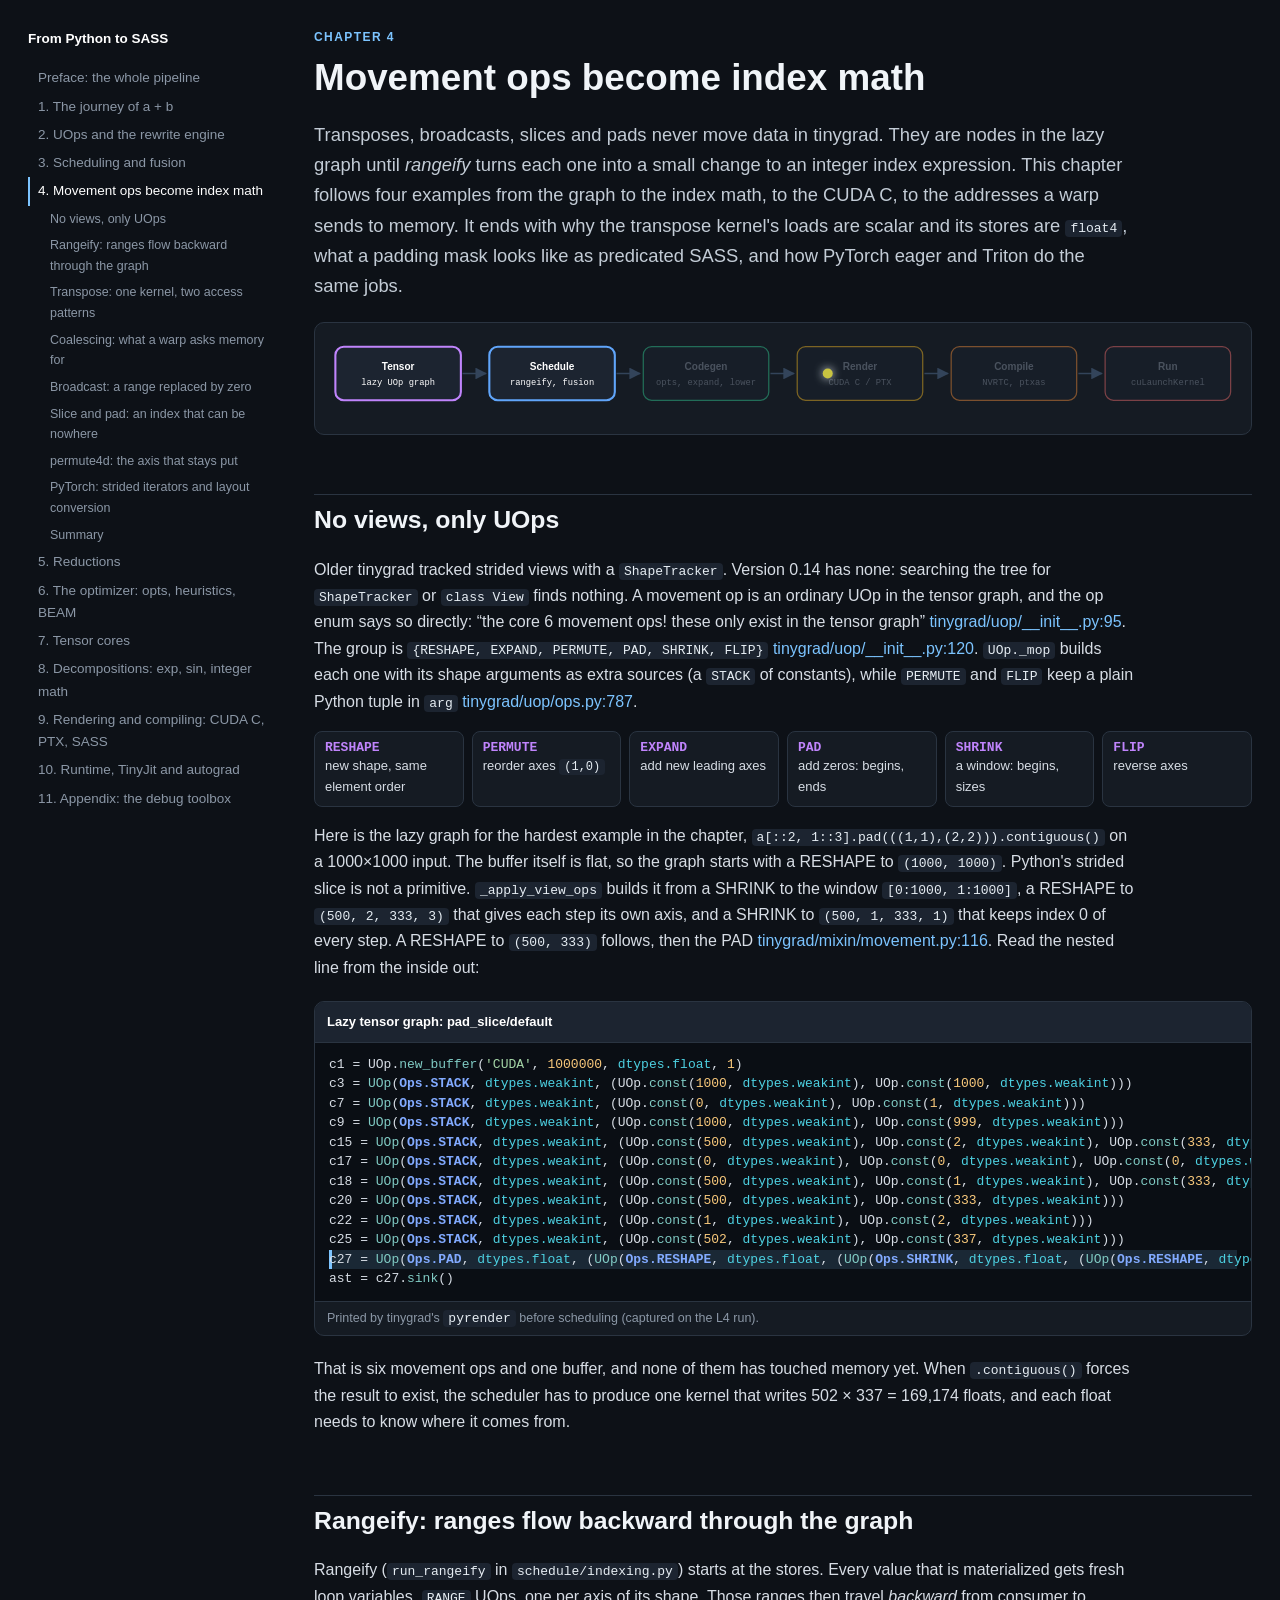
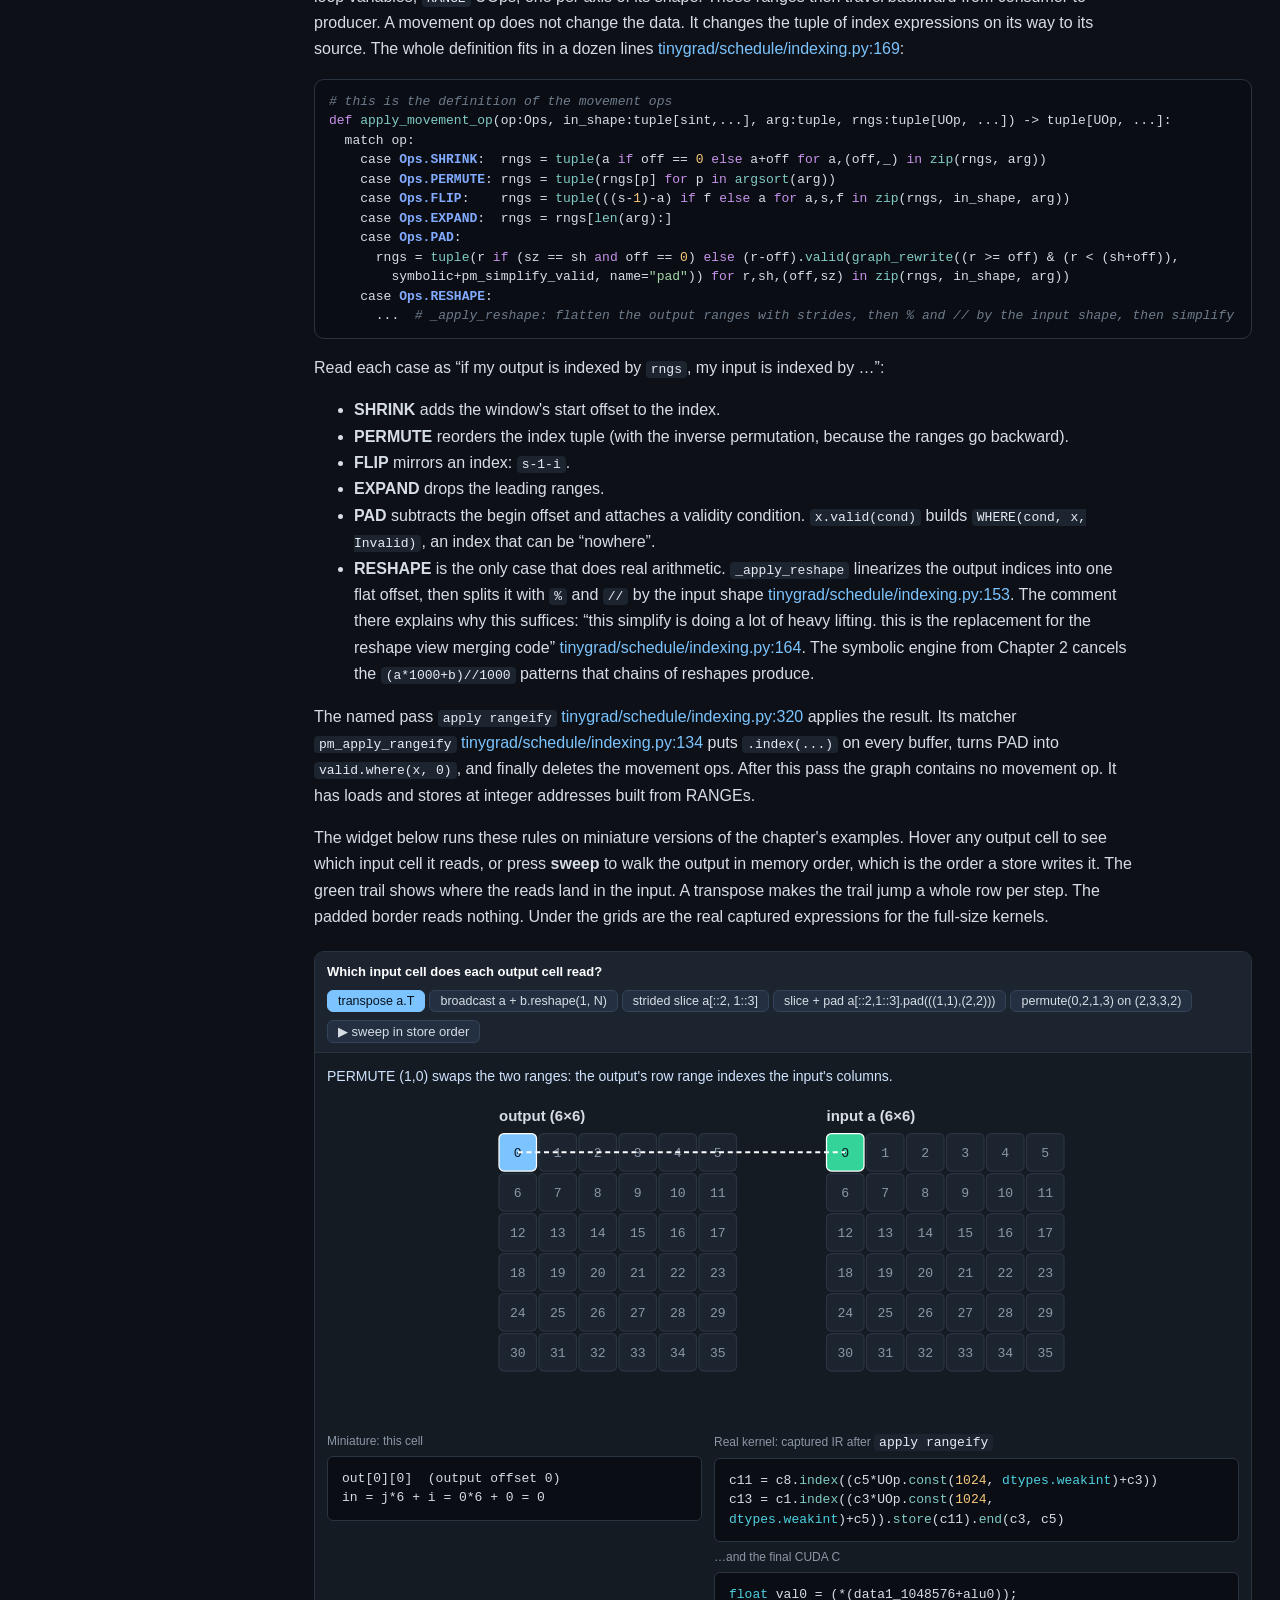
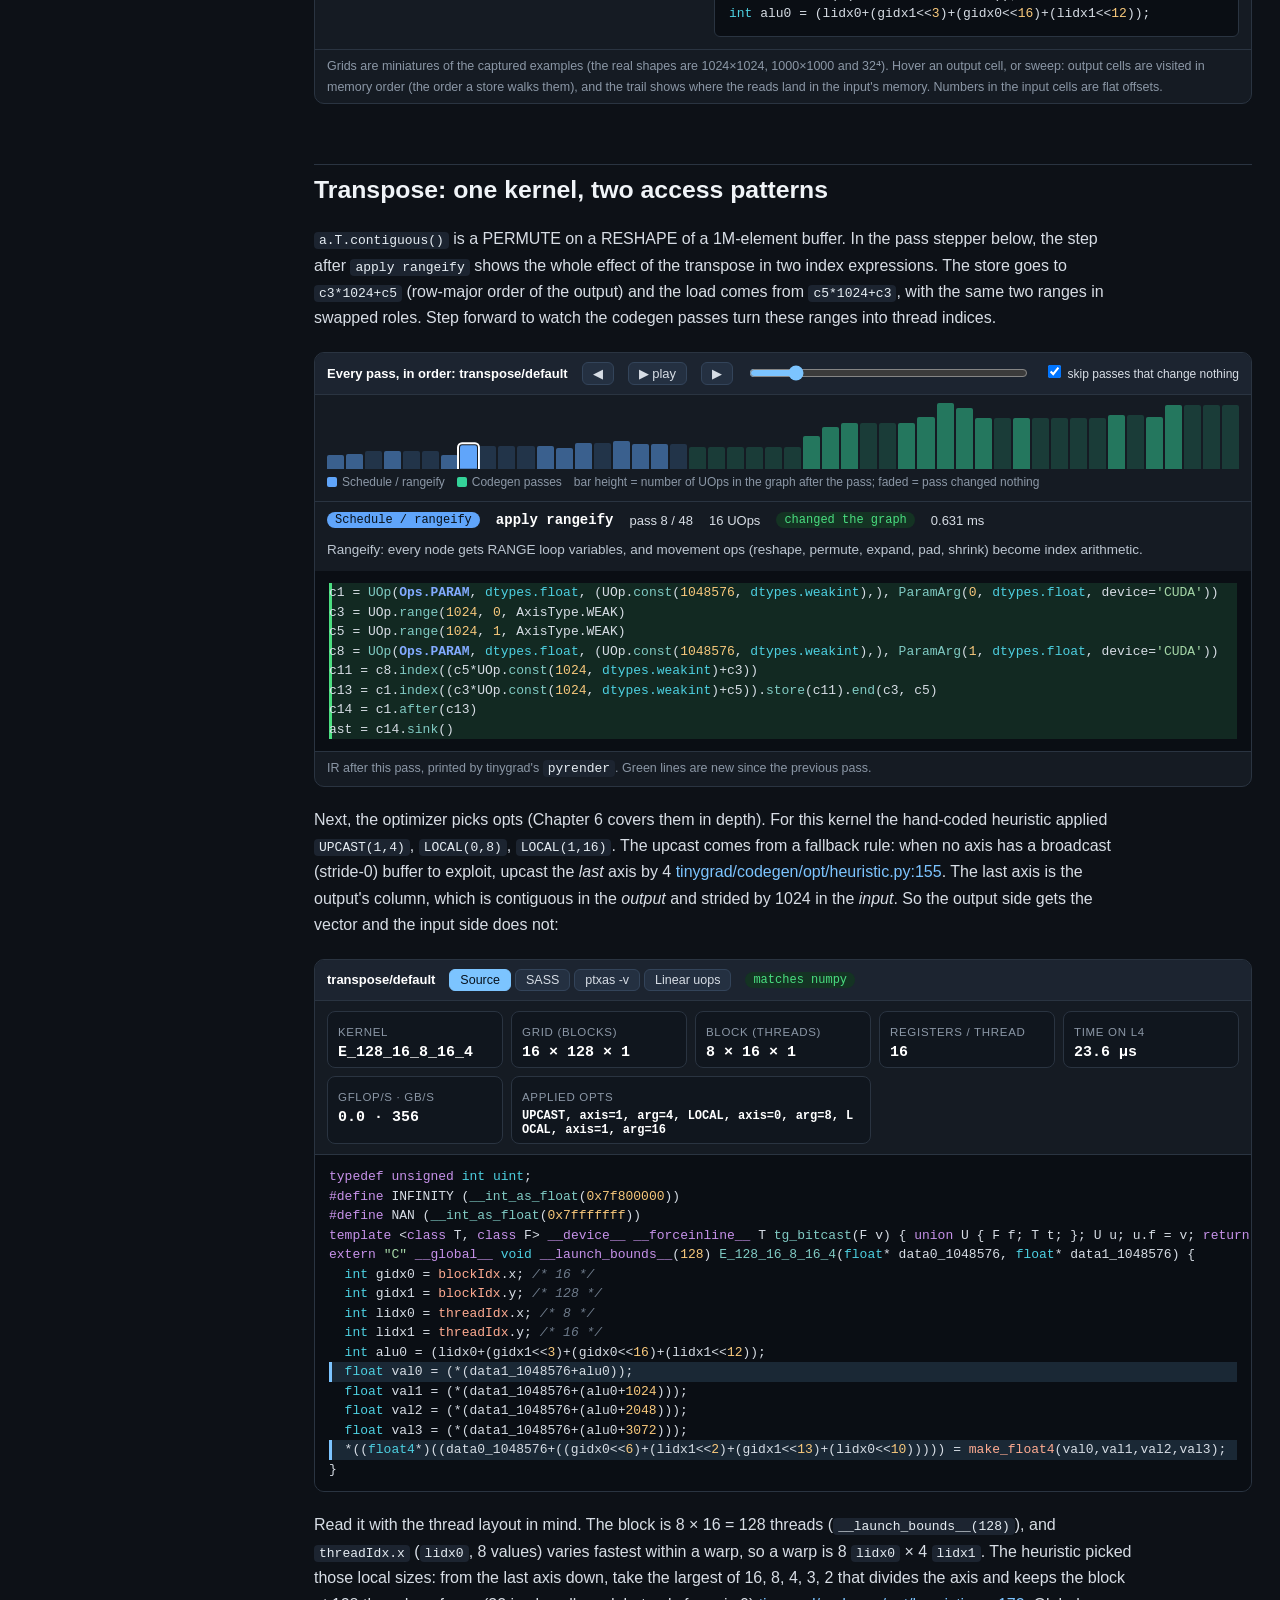
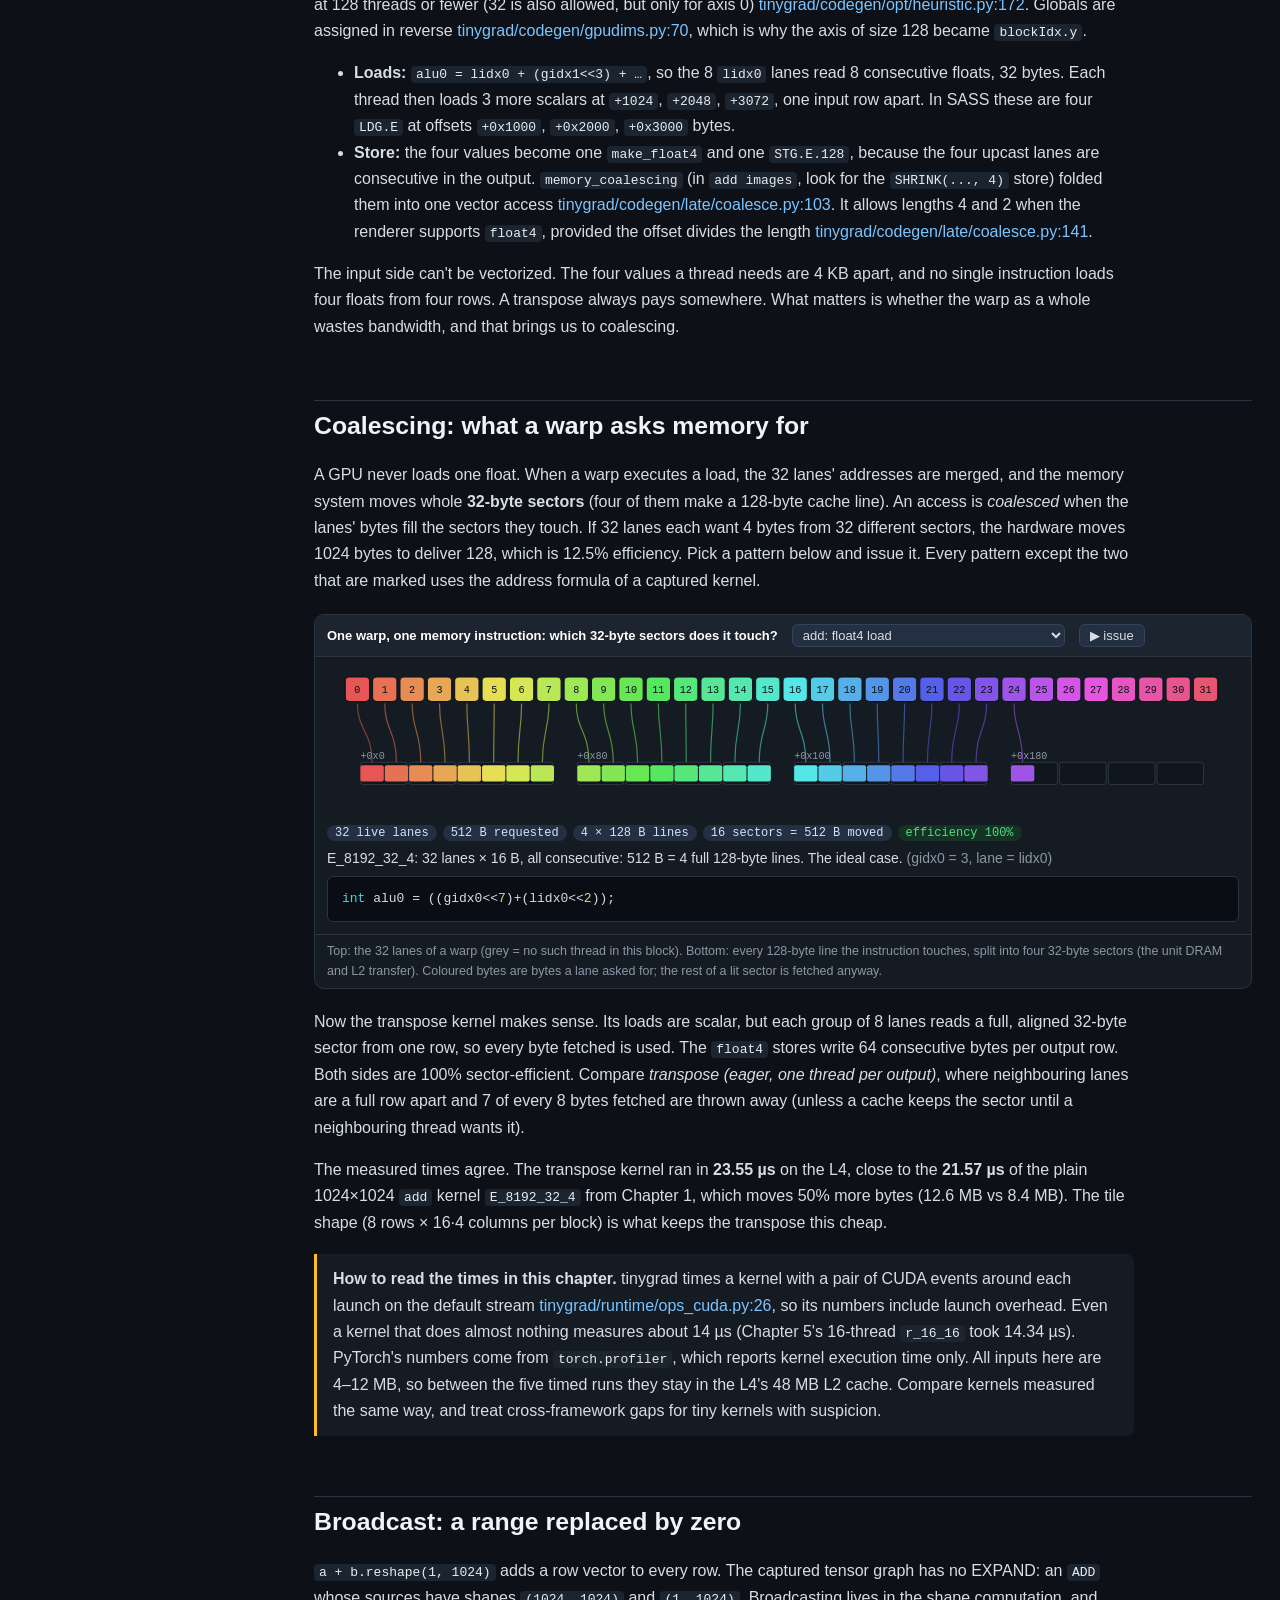
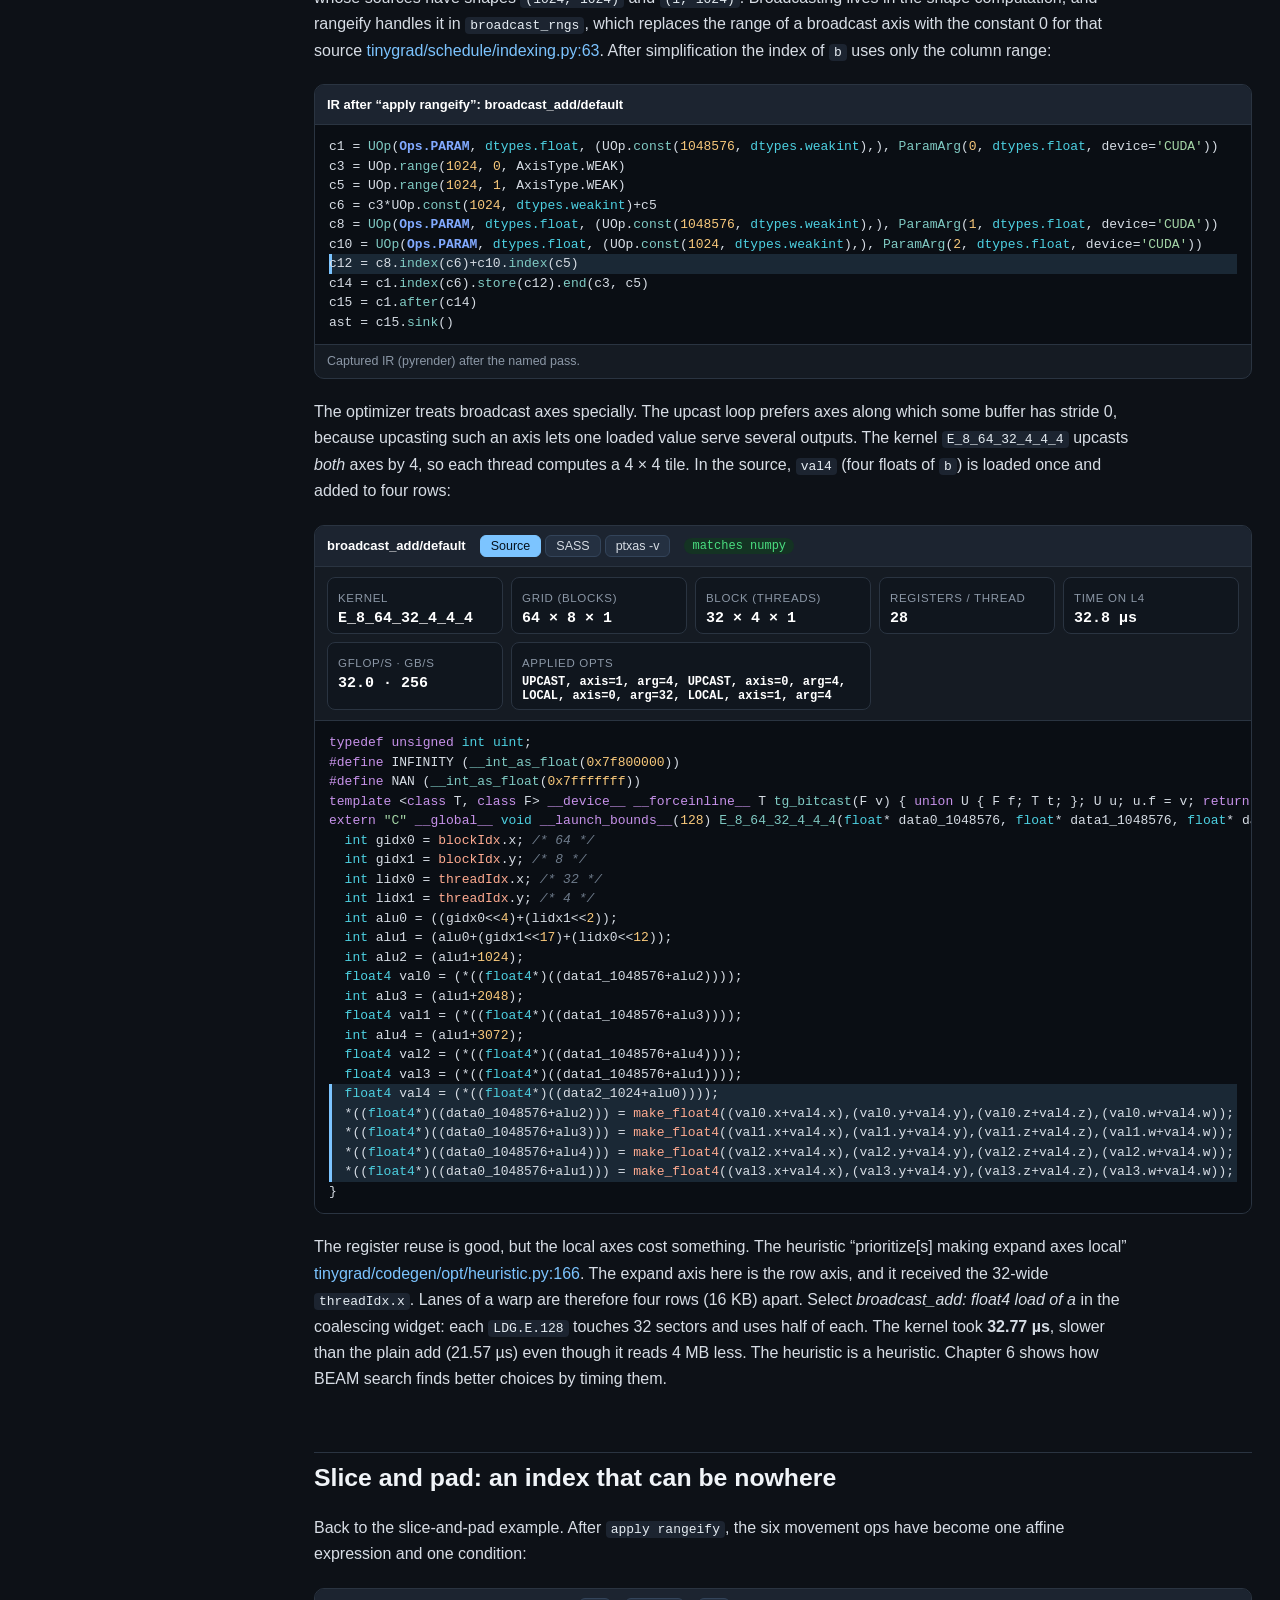
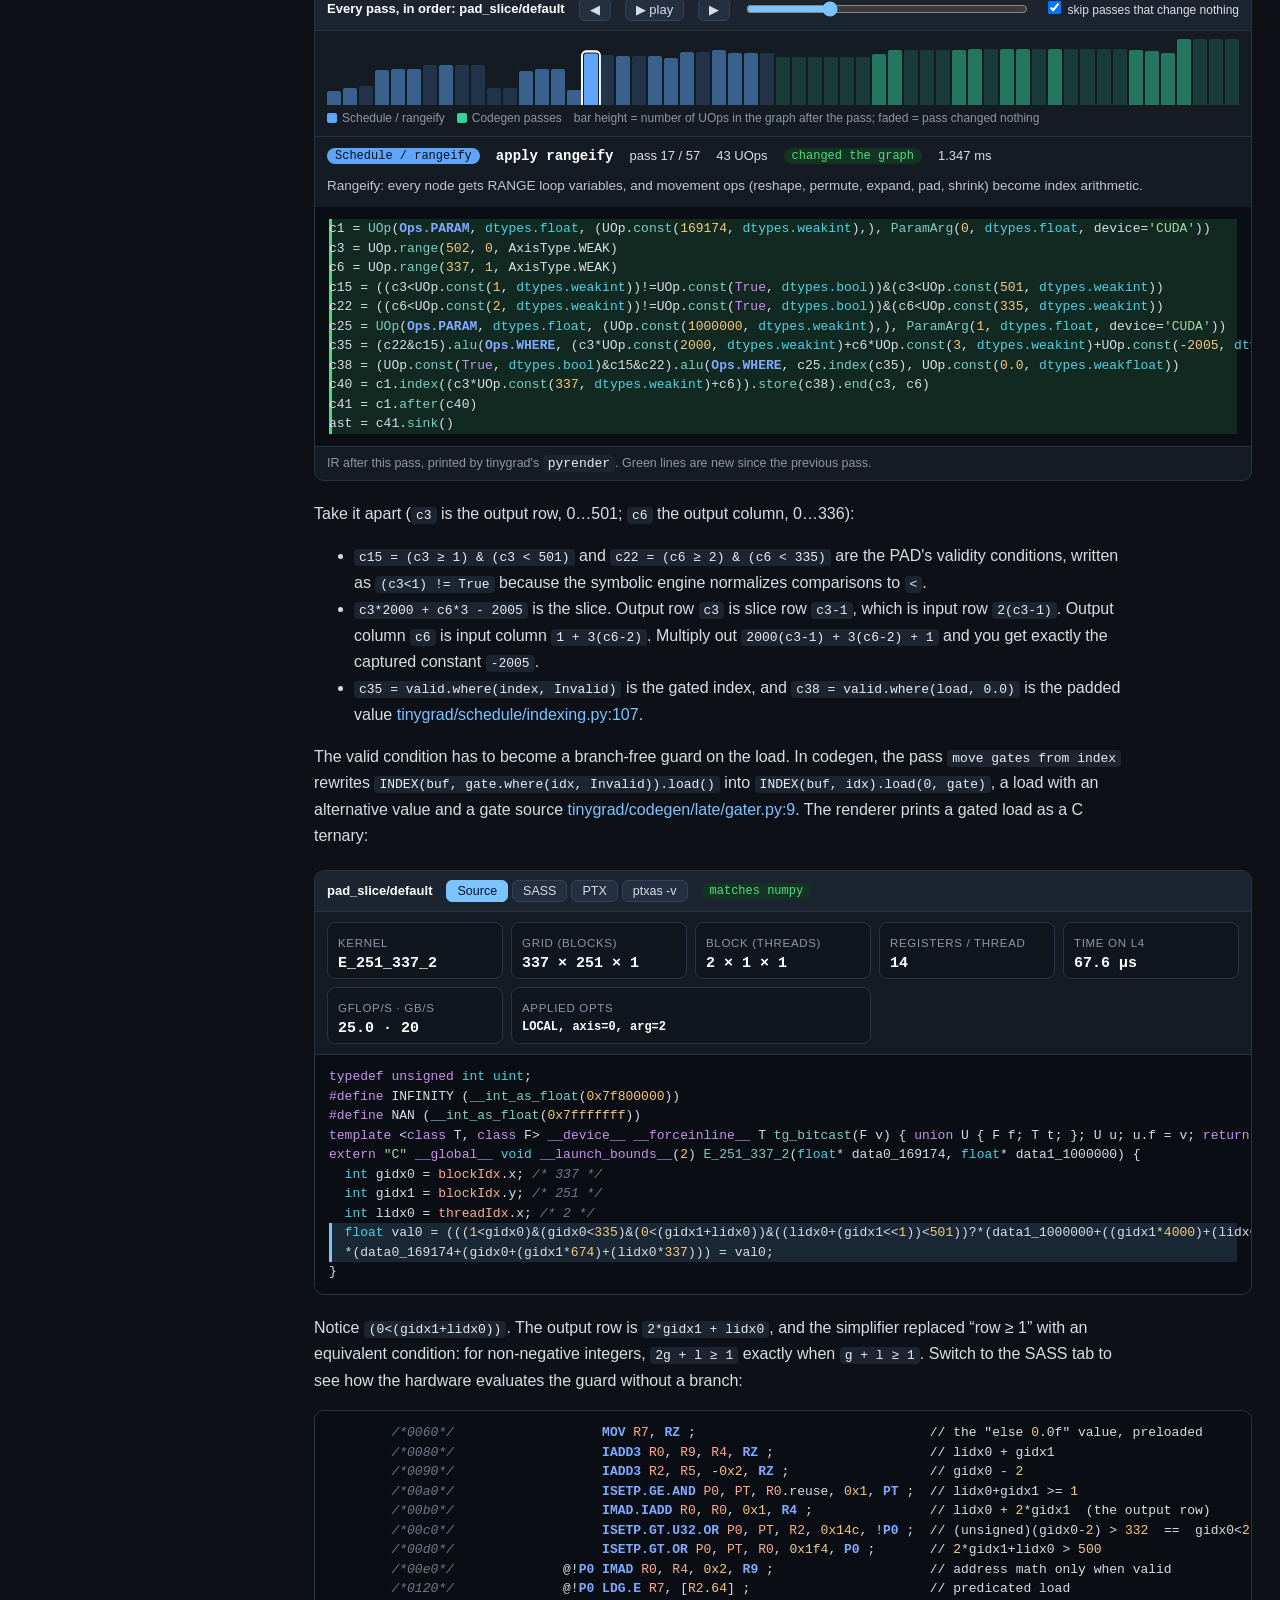
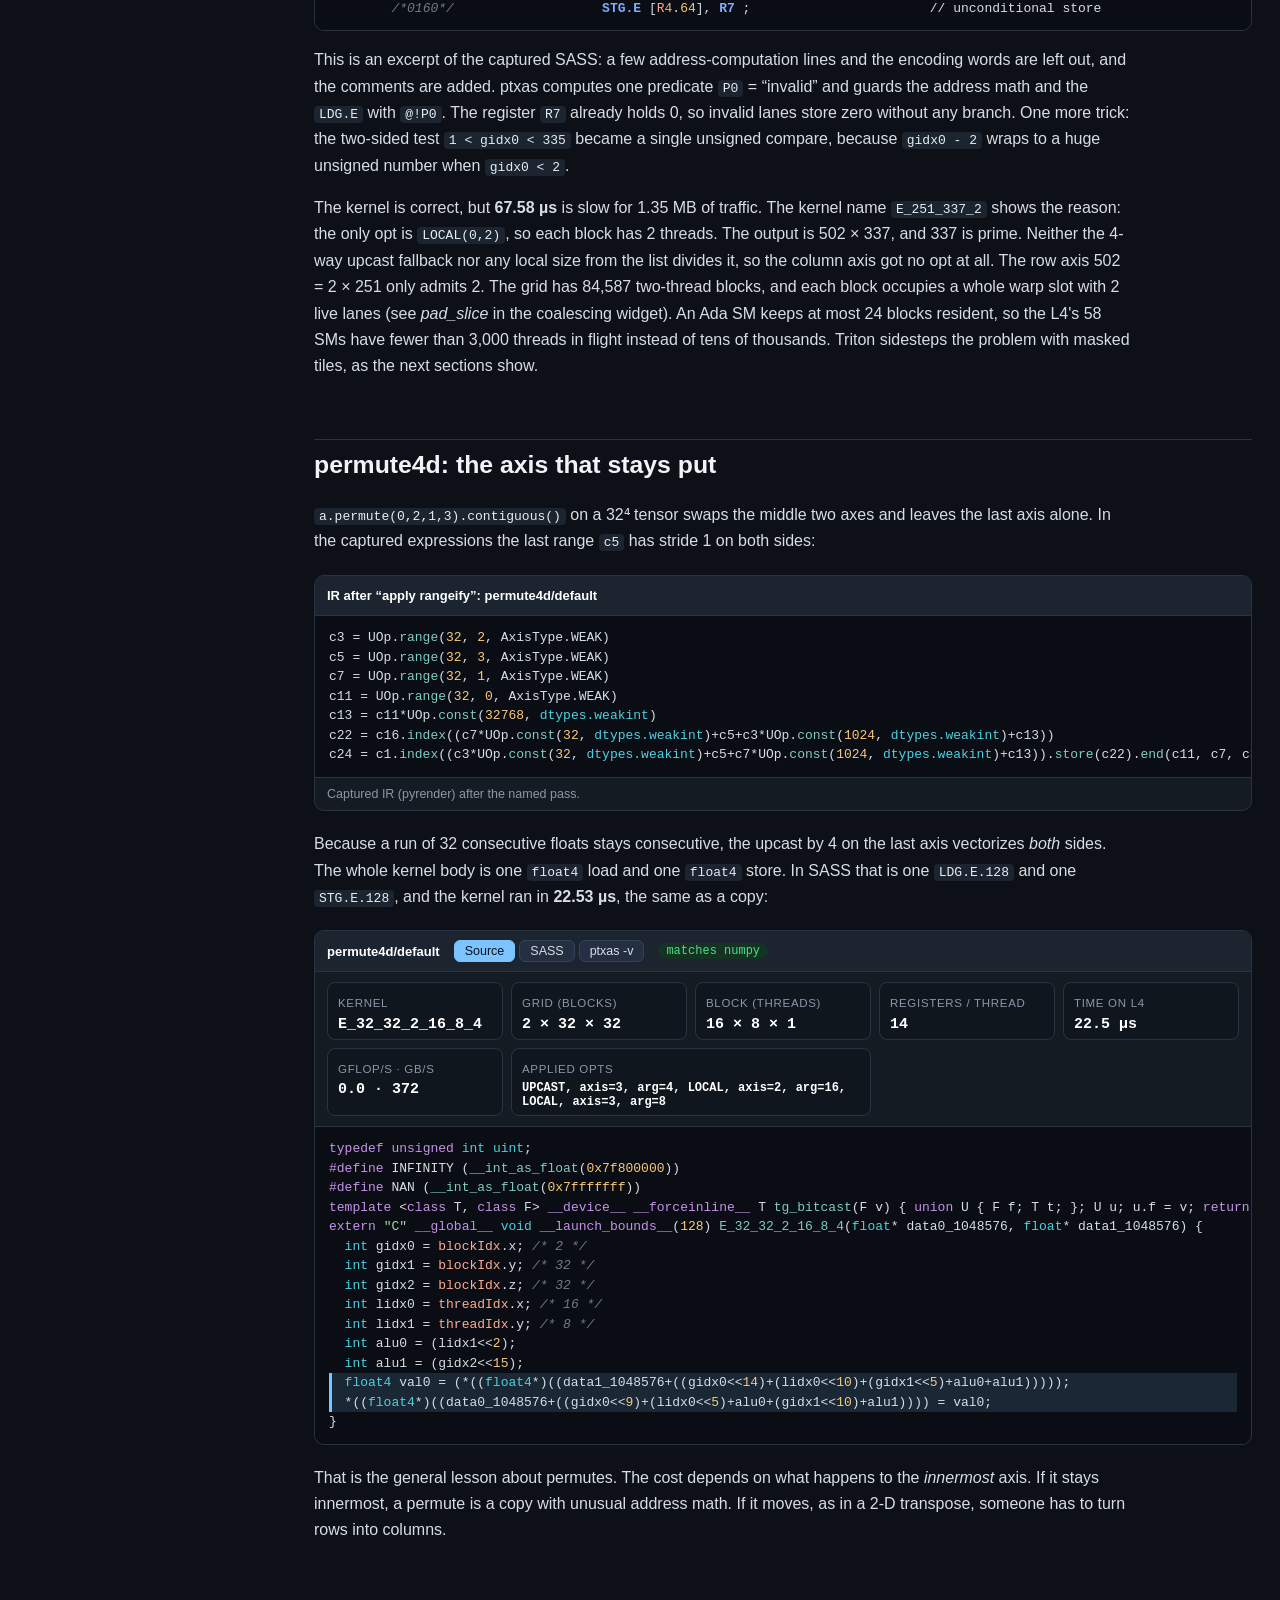
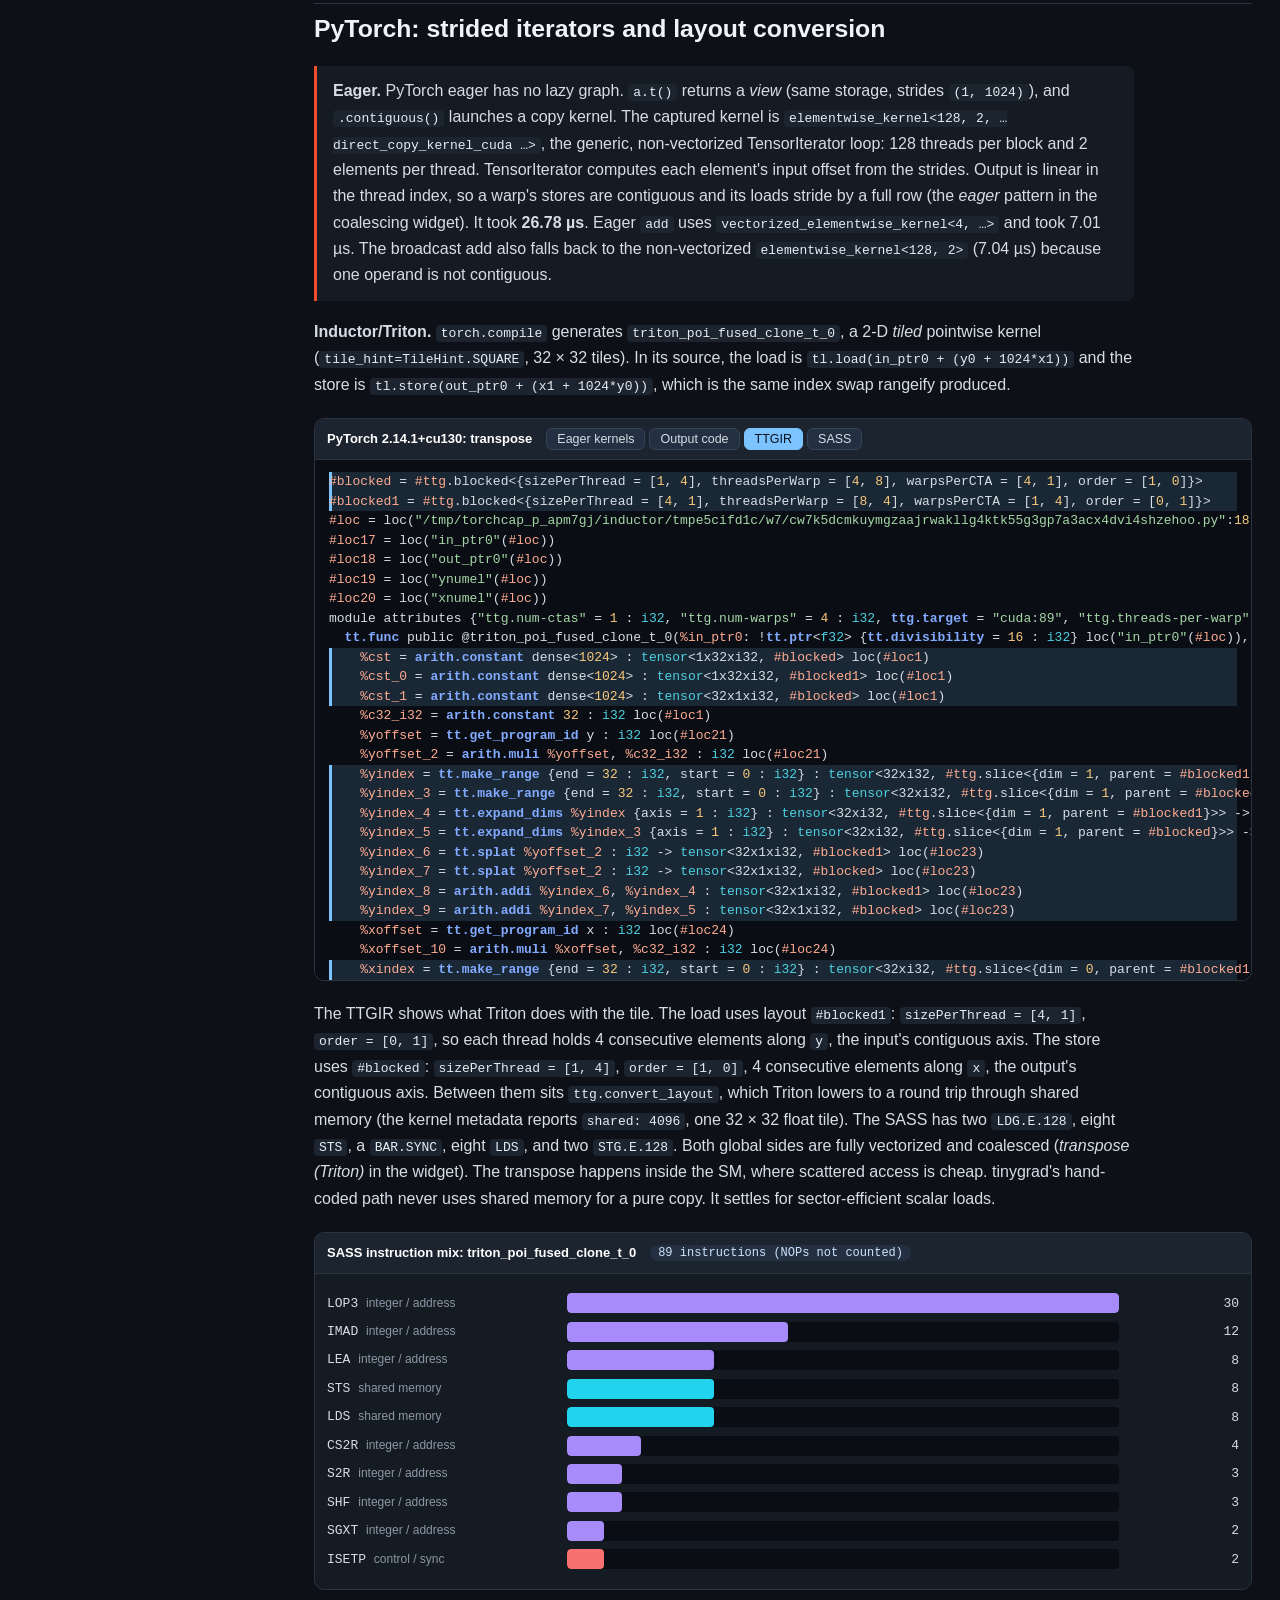
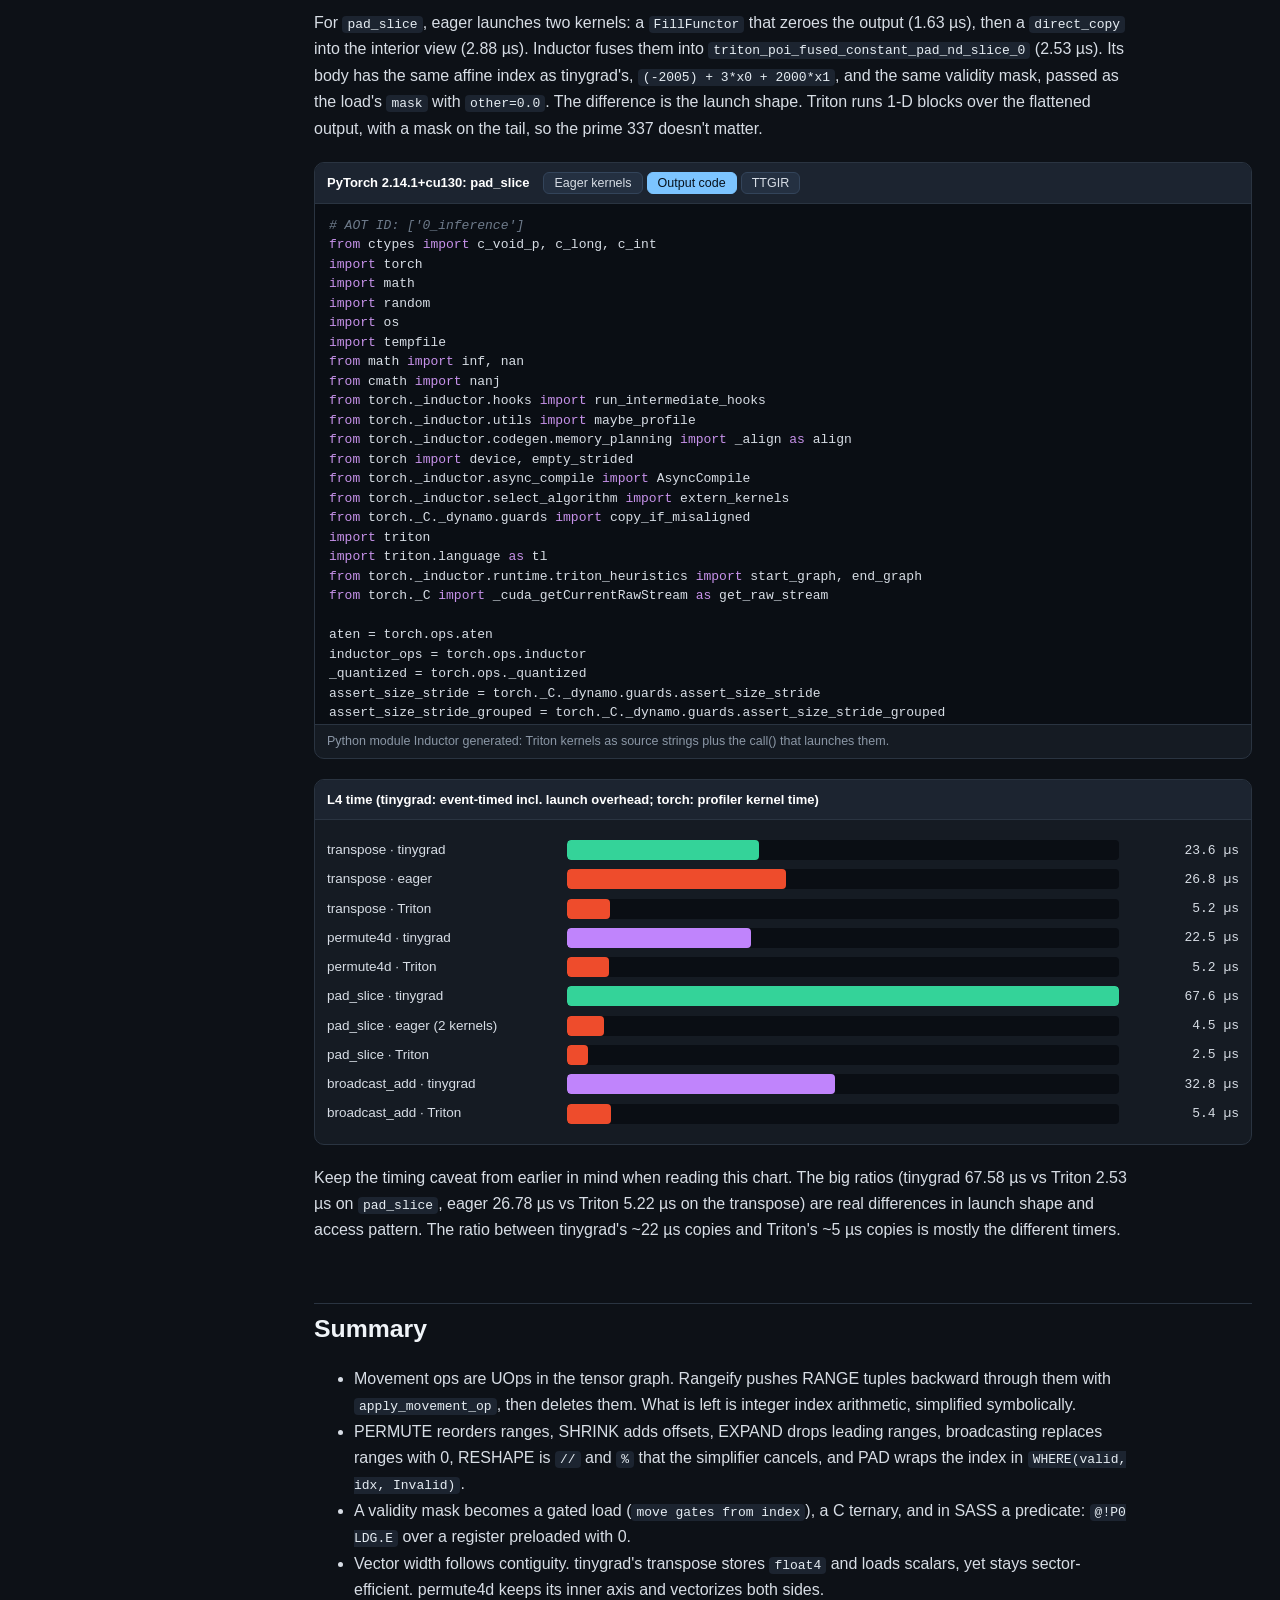
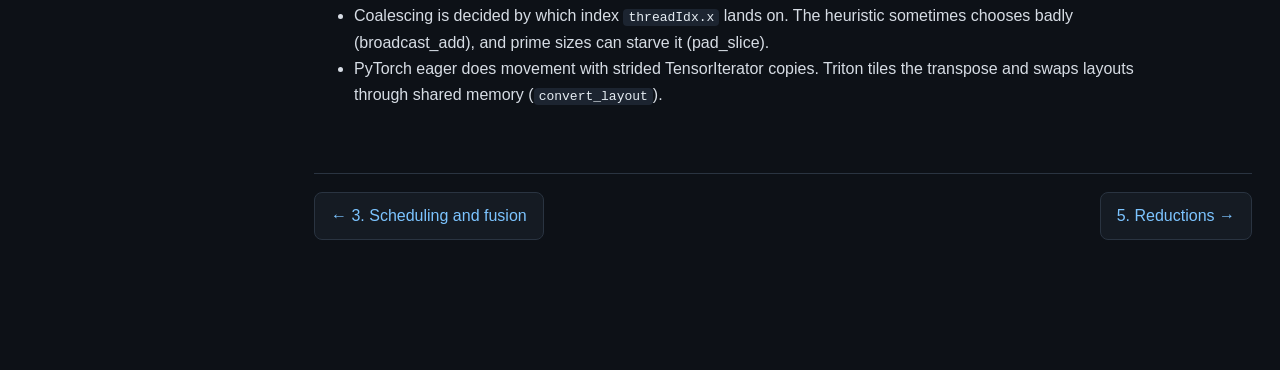
<file: book/ch04-movement.html>
<!doctype html>
<html lang="en"><head><meta charset="utf-8"><meta name="viewport" content="width=device-width,initial-scale=1">
<title>4. Movement ops become index math · From Python to SASS</title>
<link rel="stylesheet" href="assets/book.css">
<style>
  .im-idea { color: #cfe3ff; font-size: 14px; margin: 0 0 8px; }
  .im-svg svg text { font: 10.5px var(--mono); fill: #8b97a6; text-anchor: middle; pointer-events: none; }
  .im-svg .im-lbl { text-anchor: start; font: 600 12px var(--sans); fill: #d7dde5; }
  .im-o rect, .im-i rect { fill: #1c2430; stroke: #2a3441; transition: fill .15s, stroke .15s; }
  .im-o { cursor: pointer; }
  .im-o.pad rect { fill: #10161e; stroke-dasharray: 3 2; }
  .im-o.cur rect { fill: var(--accent); stroke: #fff; } .im-o.cur text { fill: #07121d; }
  .im-i.seen rect { fill: rgba(52, 211, 153, .22); }
  .im-i.cur rect { fill: var(--s-codegen); stroke: #fff; } .im-i.cur text { fill: #07121d; }
  .im-link { stroke: #fff; stroke-width: 1.5; stroke-dasharray: 4 3; opacity: 0; }
  .im-trail { fill: none; stroke: var(--s-codegen); stroke-width: 1.5; opacity: .7; }
  .im-grid2 { display: grid; grid-template-columns: 1fr 1.4fr; gap: 12px; margin-top: 10px; }
  .im-grid2 pre.code { border: 1px solid var(--line); border-radius: 6px; max-height: 200px; white-space: pre-wrap; }
  .im-h { font-size: 12px; color: var(--muted); margin: 6px 0 4px; }
  .co-lane { stroke: #0d1117; } .co-ln { font: 10px var(--mono); fill: #081018; text-anchor: middle; }
  .co-addr { font: 10px var(--mono); fill: #8b97a6; }
  .co-sec { fill: #10161e; stroke: #2a3441; transition: fill .3s; } .co-sec.hit.on { fill: #2b3a52; stroke: #7cc4ff; }
  .co-path { fill: none; stroke-width: 1.2; opacity: 0; transition: opacity .25s; } .co-path.on { opacity: .55; }
  .co-byte { opacity: 0; transition: opacity .25s; } .co-byte.on { opacity: 1; }
  .co-stats { display: flex; flex-wrap: wrap; gap: 6px; margin: 6px 0; }
  .co-note { font-size: 14px; margin: 6px 0; }
  .co-src { border: 1px solid var(--line); border-radius: 6px; white-space: pre-wrap; }
  .mops { display: grid; grid-template-columns: repeat(6, 1fr); gap: 8px; margin: 16px 0; max-width: 980px; }
  .mops div { background: var(--panel); border: 1px solid var(--line); border-radius: 8px; padding: 8px 10px; font-size: 13px; }
  .mops b { display: block; font: 600 13px var(--mono); color: var(--s-tensor); }
  .mops code { font-size: 12px; }
  @media (max-width: 1000px) { .im-grid2, .mops { grid-template-columns: 1fr; } }
</style></head>
<body><main>
  <div class="kicker">Chapter 4</div><h1>Movement ops become index math</h1>
  <p class="lede">Transposes, broadcasts, slices and pads never move data in tinygrad. They are nodes in the lazy graph until
  <em>rangeify</em> turns each one into a small change to an integer index expression. This chapter follows four examples
  from the graph to the index math, to the CUDA C, to the addresses a warp sends to memory. It ends with why the transpose
  kernel's loads are scalar and its stores are <code>float4</code>, what a padding mask looks like as predicated SASS, and how
  PyTorch eager and Triton do the same jobs.</p>
  <div class="pipeline" data-active="tensor,schedule"></div>

  <h2>No views, only UOps</h2>
  <p>Older tinygrad tracked strided views with a <code>ShapeTracker</code>. Version 0.14 has none: searching the tree for
  <code>ShapeTracker</code> or <code>class View</code> finds nothing. A movement op is an ordinary UOp in the tensor graph, and the
  op enum says so directly: “the core 6 movement ops! these only exist in the tensor graph”
  <a class="src" data-src="tinygrad/uop/__init__.py#L95"></a>. The group is
  <code>{RESHAPE, EXPAND, PERMUTE, PAD, SHRINK, FLIP}</code> <a class="src" data-src="tinygrad/uop/__init__.py#L120"></a>.
  <code>UOp._mop</code> builds each one with its shape arguments as extra sources (a <code>STACK</code> of constants), while
  <code>PERMUTE</code> and <code>FLIP</code> keep a plain Python tuple in <code>arg</code>
  <a class="src" data-src="tinygrad/uop/ops.py#L787"></a>.</p>
  <div class="mops">
    <div><b>RESHAPE</b>new shape, same element order</div>
    <div><b>PERMUTE</b>reorder axes <code>(1,0)</code></div>
    <div><b>EXPAND</b>add new leading axes</div>
    <div><b>PAD</b>add zeros: begins, ends</div>
    <div><b>SHRINK</b>a window: begins, sizes</div>
    <div><b>FLIP</b>reverse axes</div>
  </div>
  <p>Here is the lazy graph for the hardest example in the chapter, <code>a[::2, 1::3].pad(((1,1),(2,2))).contiguous()</code> on a
  1000×1000 input. The buffer itself is flat, so the graph starts with a RESHAPE to <code>(1000, 1000)</code>. Python's strided slice is not a primitive. <code>_apply_view_ops</code> builds it from a SHRINK to the window
  <code>[0:1000, 1:1000]</code>, a RESHAPE to <code>(500, 2, 333, 3)</code> that gives each step its own axis, and a SHRINK to
  <code>(500, 1, 333, 1)</code> that keeps index 0 of every step. A RESHAPE to <code>(500, 333)</code> follows, then the PAD
  <a class="src" data-src="tinygrad/mixin/movement.py#L116"></a>. Read the nested line from the inside out:</p>
  <div class="tg-graph" data-key="pad_slice/default" data-highlight="c27 ="></div>
  <p>That is six movement ops and one buffer, and none of them has touched memory yet. When <code>.contiguous()</code> forces the
  result to exist, the scheduler has to produce one kernel that writes 502 × 337 = 169,174 floats, and each float needs to know
  where it comes from.</p>

  <h2>Rangeify: ranges flow backward through the graph</h2>
  <p>Rangeify (<code>run_rangeify</code> in <code>schedule/indexing.py</code>) starts at the stores. Every value that is
  materialized gets fresh loop variables, <code>RANGE</code> UOps, one per axis of its shape. Those ranges then travel
  <em>backward</em> from consumer to producer. A movement op does not change the data. It changes the tuple of index expressions
  on its way to its source. The whole definition fits in a dozen lines
  <a class="src" data-src="tinygrad/schedule/indexing.py#L169"></a>:</p>
<pre class="code static" data-lang="python">
# this is the definition of the movement ops
def apply_movement_op(op:Ops, in_shape:tuple[sint,...], arg:tuple, rngs:tuple[UOp, ...]) -> tuple[UOp, ...]:
  match op:
    case Ops.SHRINK:  rngs = tuple(a if off == 0 else a+off for a,(off,_) in zip(rngs, arg))
    case Ops.PERMUTE: rngs = tuple(rngs[p] for p in argsort(arg))
    case Ops.FLIP:    rngs = tuple(((s-1)-a) if f else a for a,s,f in zip(rngs, in_shape, arg))
    case Ops.EXPAND:  rngs = rngs[len(arg):]
    case Ops.PAD:
      rngs = tuple(r if (sz == sh and off == 0) else (r-off).valid(graph_rewrite((r >= off) &amp; (r &lt; (sh+off)),
        symbolic+pm_simplify_valid, name="pad")) for r,sh,(off,sz) in zip(rngs, in_shape, arg))
    case Ops.RESHAPE:
      ...  # _apply_reshape: flatten the output ranges with strides, then % and // by the input shape, then simplify
</pre>
  <p>Read each case as “if my output is indexed by <code>rngs</code>, my input is indexed by …”:</p>
  <ul>
    <li><b>SHRINK</b> adds the window's start offset to the index.</li>
    <li><b>PERMUTE</b> reorders the index tuple (with the inverse permutation, because the ranges go backward).</li>
    <li><b>FLIP</b> mirrors an index: <code>s-1-i</code>.</li>
    <li><b>EXPAND</b> drops the leading ranges.</li>
    <li><b>PAD</b> subtracts the begin offset and attaches a validity condition. <code>x.valid(cond)</code> builds
      <code>WHERE(cond, x, Invalid)</code>, an index that can be “nowhere”.</li>
    <li><b>RESHAPE</b> is the only case that does real arithmetic. <code>_apply_reshape</code> linearizes the output indices into one
      flat offset, then splits it with <code>%</code> and <code>//</code> by the input shape
      <a class="src" data-src="tinygrad/schedule/indexing.py#L153"></a>. The comment there explains why this suffices: “this simplify
      is doing a lot of heavy lifting. this is the replacement for the reshape view merging code”
      <a class="src" data-src="tinygrad/schedule/indexing.py#L164"></a>. The symbolic engine from Chapter 2 cancels the
      <code>(a*1000+b)//1000</code> patterns that chains of reshapes produce.</li>
  </ul>
  <p>The named pass <code>apply rangeify</code> <a class="src" data-src="tinygrad/schedule/indexing.py#L320"></a> applies the
  result. Its matcher <code>pm_apply_rangeify</code> <a class="src" data-src="tinygrad/schedule/indexing.py#L134"></a> puts
  <code>.index(...)</code> on every buffer, turns PAD into <code>valid.where(x, 0)</code>, and finally deletes the movement ops.
  After this pass the graph contains no movement op. It has loads and stores at integer addresses built from RANGEs.</p>
  <p>The widget below runs these rules on miniature versions of the chapter's examples. Hover any output cell to see which input
  cell it reads, or press <b>sweep</b> to walk the output in memory order, which is the order a store writes it. The green trail
  shows where the reads land in the input. A transpose makes the trail jump a whole row per step. The padded border reads
  nothing. Under the grids are the real captured expressions for the full-size kernels.</p>
  <div id="idxmap"></div>

  <h2>Transpose: one kernel, two access patterns</h2>
  <p><code>a.T.contiguous()</code> is a PERMUTE on a RESHAPE of a 1M-element buffer. In the pass stepper below, the step after
  <code>apply rangeify</code> shows the whole effect of the transpose in two index expressions. The store goes to
  <code>c3*1024+c5</code> (row-major order of the output) and the load comes from <code>c5*1024+c3</code>, with the same two ranges
  in swapped roles. Step forward to watch the codegen passes turn these ranges into thread indices.</p>
  <div class="pass-stepper" data-key="transpose/default" data-kernel="0" data-stages="schedule,codegen" data-start="apply rangeify"></div>
  <p>Next, the optimizer picks opts (Chapter 6 covers them in depth). For this kernel the hand-coded heuristic applied
  <code>UPCAST(1,4)</code>, <code>LOCAL(0,8)</code>, <code>LOCAL(1,16)</code>. The upcast comes from a fallback rule: when no axis
  has a broadcast (stride-0) buffer to exploit, upcast the <em>last</em> axis by 4
  <a class="src" data-src="tinygrad/codegen/opt/heuristic.py#L155"></a>. The last axis is the output's column, which is contiguous
  in the <em>output</em> and strided by 1024 in the <em>input</em>. So the output side gets the vector and the input side does
  not:</p>
  <div class="kernel-view" data-key="transpose/default" data-tabs="source,sass,ptxas,uops" data-tab="source" data-highlight="val0|float4"></div>
  <p>Read it with the thread layout in mind. The block is 8 × 16 = 128 threads (<code>__launch_bounds__(128)</code>), and
  <code>threadIdx.x</code> (<code>lidx0</code>, 8 values) varies fastest within a warp, so a warp is 8 <code>lidx0</code> × 4
  <code>lidx1</code>. The heuristic picked those local sizes: from the last axis down, take the largest of 16, 8, 4, 3, 2 that
  divides the axis and keeps the block at 128 threads or fewer (32 is also allowed, but only for axis 0)
  <a class="src" data-src="tinygrad/codegen/opt/heuristic.py#L172"></a>. Globals are assigned in reverse
  <a class="src" data-src="tinygrad/codegen/gpudims.py#L70"></a>, which is why the axis of size 128 became
  <code>blockIdx.y</code>.</p>
  <ul>
    <li><b>Loads:</b> <code>alu0 = lidx0 + (gidx1&lt;&lt;3) + …</code>, so the 8 <code>lidx0</code> lanes read 8 consecutive
      floats, 32 bytes. Each thread then loads 3 more scalars at <code>+1024</code>, <code>+2048</code>, <code>+3072</code>, one
      input row apart. In SASS these are four <code>LDG.E</code> at offsets <code>+0x1000</code>, <code>+0x2000</code>,
      <code>+0x3000</code> bytes.</li>
    <li><b>Store:</b> the four values become one <code>make_float4</code> and one <code>STG.E.128</code>, because the four
      upcast lanes are consecutive in the output. <code>memory_coalescing</code> (in <code>add images</code>, look for the
      <code>SHRINK(..., 4)</code> store) folded them into one vector access <a class="src" data-src="tinygrad/codegen/late/coalesce.py#L103"></a>.
      It allows lengths 4 and 2 when the renderer supports <code>float4</code>, provided the offset divides the length
      <a class="src" data-src="tinygrad/codegen/late/coalesce.py#L141"></a>.</li>
  </ul>
  <p>The input side can't be vectorized. The four values a thread needs are 4 KB apart, and no single instruction loads four
  floats from four rows. A transpose always pays somewhere. What matters is whether the warp as a whole wastes bandwidth, and
  that brings us to coalescing.</p>

  <h2>Coalescing: what a warp asks memory for</h2>
  <p>A GPU never loads one float. When a warp executes a load, the 32 lanes' addresses are merged, and the memory system moves
  whole <b>32-byte sectors</b> (four of them make a 128-byte cache line). An access is <em>coalesced</em> when the lanes' bytes fill
  the sectors they touch. If 32 lanes each want 4 bytes from 32 different sectors, the hardware moves 1024 bytes to deliver 128,
  which is 12.5% efficiency. Pick a pattern below and issue it. Every pattern except the two that are marked uses the address
  formula of a captured kernel.</p>
  <div id="coalesce" data-keys="add/default,transpose/default,broadcast_add/default,pad_slice/default,sum_rows/default,max_cols/default,sum_all/default"></div>
  <p>Now the transpose kernel makes sense. Its loads are scalar, but each group of 8 lanes reads a full, aligned 32-byte sector
  from one row, so every byte fetched is used. The <code>float4</code> stores write 64 consecutive bytes per output row. Both
  sides are 100% sector-efficient. Compare <em>transpose (eager, one thread per output)</em>, where neighbouring lanes are a full
  row apart and 7 of every 8 bytes fetched are thrown away (unless a cache keeps the sector until a neighbouring thread wants
  it).</p>
  <p>The measured times agree. The transpose kernel ran in <b>23.55 µs</b> on the L4, close to the <b>21.57 µs</b> of the plain
  1024×1024 <code>add</code> kernel <code>E_8192_32_4</code> from Chapter 1, which moves 50% more bytes (12.6 MB vs 8.4 MB).
  The tile shape (8 rows × 16·4 columns per block) is what keeps the transpose this cheap.</p>
  <div class="callout warn"><p><b>How to read the times in this chapter.</b> tinygrad times a kernel with a pair of CUDA events
  around each launch on the default stream <a class="src" data-src="tinygrad/runtime/ops_cuda.py#L26"></a>, so its numbers
  include launch overhead. Even a kernel that does almost nothing measures about 14 µs (Chapter 5's 16-thread
  <code>r_16_16</code> took 14.34 µs). PyTorch's numbers come from <code>torch.profiler</code>, which reports kernel execution
  time only. All inputs here are 4–12 MB, so between the five timed runs they stay in the L4's 48 MB L2 cache. Compare kernels
  measured the same way, and treat cross-framework gaps for tiny kernels with suspicion.</p></div>

  <h2>Broadcast: a range replaced by zero</h2>
  <p><code>a + b.reshape(1, 1024)</code> adds a row vector to every row. The captured tensor graph has no EXPAND: an
  <code>ADD</code> whose sources have shapes <code>(1024, 1024)</code> and <code>(1, 1024)</code>. Broadcasting lives in the shape
  computation, and rangeify handles it in <code>broadcast_rngs</code>, which replaces the range of a broadcast axis with the constant
  0 for that source <a class="src" data-src="tinygrad/schedule/indexing.py#L63"></a>. After simplification the index of
  <code>b</code> uses only the column range:</p>
  <div class="ir-snip" data-key="broadcast_add/default" data-pass="apply rangeify" data-highlight="c12 ="></div>
  <p>The optimizer treats broadcast axes specially. The upcast loop prefers axes along which some buffer has stride 0, because
  upcasting such an axis lets one loaded value serve several outputs. The kernel <code>E_8_64_32_4_4_4</code> upcasts
  <em>both</em> axes by 4, so each thread computes a 4 × 4 tile. In the source, <code>val4</code> (four floats of <code>b</code>) is
  loaded once and added to four rows:</p>
  <div class="kernel-view" data-key="broadcast_add/default" data-tabs="source,sass,ptxas" data-tab="source" data-highlight="val4"></div>
  <p>The register reuse is good, but the local axes cost something. The heuristic “prioritize[s] making expand axes local”
  <a class="src" data-src="tinygrad/codegen/opt/heuristic.py#L166"></a>. The expand axis here is the row axis, and it received the
  32-wide <code>threadIdx.x</code>. Lanes of a warp are therefore four rows (16 KB) apart. Select <em>broadcast_add: float4 load of
  a</em> in the coalescing widget: each <code>LDG.E.128</code> touches 32 sectors and uses half of each. The kernel took
  <b>32.77 µs</b>, slower than the plain add (21.57 µs) even though it reads 4 MB less. The heuristic is a heuristic. Chapter 6
  shows how BEAM search finds better choices by timing them.</p>

  <h2>Slice and pad: an index that can be nowhere</h2>
  <p>Back to the slice-and-pad example. After <code>apply rangeify</code>, the six movement ops have become one affine expression
  and one condition:</p>
  <div class="pass-stepper" data-key="pad_slice/default" data-kernel="0" data-stages="schedule,codegen" data-start="apply rangeify"></div>
  <p>Take it apart (<code>c3</code> is the output row, 0…501; <code>c6</code> the output column, 0…336):</p>
  <ul>
    <li><code>c15 = (c3 ≥ 1) &amp; (c3 &lt; 501)</code> and <code>c22 = (c6 ≥ 2) &amp; (c6 &lt; 335)</code> are the PAD's
      validity conditions, written as <code>(c3&lt;1) != True</code> because the symbolic engine normalizes comparisons to
      <code>&lt;</code>.</li>
    <li><code>c3*2000 + c6*3 - 2005</code> is the slice. Output row <code>c3</code> is slice row <code>c3-1</code>, which is input
      row <code>2(c3-1)</code>. Output column <code>c6</code> is input column <code>1 + 3(c6-2)</code>. Multiply out
      <code>2000(c3-1) + 3(c6-2) + 1</code> and you get exactly the captured constant <code>-2005</code>.</li>
    <li><code>c35 = valid.where(index, Invalid)</code> is the gated index, and <code>c38 = valid.where(load, 0.0)</code> is the
      padded value <a class="src" data-src="tinygrad/schedule/indexing.py#L107"></a>.</li>
  </ul>
  <p>The valid condition has to become a branch-free guard on the load. In codegen, the pass <code>move gates from index</code>
  rewrites <code>INDEX(buf, gate.where(idx, Invalid)).load()</code> into <code>INDEX(buf, idx).load(0, gate)</code>, a load with an
  alternative value and a gate source <a class="src" data-src="tinygrad/codegen/late/gater.py#L9"></a>. The renderer prints a
  gated load as a C ternary:</p>
  <div class="kernel-view" data-key="pad_slice/default" data-tabs="source,sass,ptx,ptxas" data-tab="source" data-highlight="val0"></div>
  <p>Notice <code>(0&lt;(gidx1+lidx0))</code>. The output row is <code>2*gidx1 + lidx0</code>, and the simplifier replaced
  “row ≥ 1” with an equivalent condition: for non-negative integers, <code>2g + l ≥ 1</code> exactly when <code>g + l ≥ 1</code>.
  Switch to the SASS tab to see how the hardware evaluates the guard without a branch:</p>
<pre class="code static" data-lang="sass">
        /*0060*/                   MOV R7, RZ ;                              // the "else 0.0f" value, preloaded
        /*0080*/                   IADD3 R0, R9, R4, RZ ;                    // lidx0 + gidx1
        /*0090*/                   IADD3 R2, R5, -0x2, RZ ;                  // gidx0 - 2
        /*00a0*/                   ISETP.GE.AND P0, PT, R0.reuse, 0x1, PT ;  // lidx0+gidx1 >= 1
        /*00b0*/                   IMAD.IADD R0, R0, 0x1, R4 ;               // lidx0 + 2*gidx1  (the output row)
        /*00c0*/                   ISETP.GT.U32.OR P0, PT, R2, 0x14c, !P0 ;  // (unsigned)(gidx0-2) > 332  ==  gidx0<2 || gidx0>334
        /*00d0*/                   ISETP.GT.OR P0, PT, R0, 0x1f4, P0 ;       // 2*gidx1+lidx0 > 500
        /*00e0*/              @!P0 IMAD R0, R4, 0x2, R9 ;                    // address math only when valid
        /*0120*/              @!P0 LDG.E R7, [R2.64] ;                       // predicated load
        /*0160*/                   STG.E [R4.64], R7 ;                       // unconditional store
</pre>
  <p>This is an excerpt of the captured SASS: a few address-computation lines and the encoding words are left out, and the
  comments are added. ptxas computes one predicate <code>P0</code> =
  “invalid” and guards the address math and the <code>LDG.E</code> with <code>@!P0</code>. The register <code>R7</code> already holds
  0, so invalid lanes store zero without any branch. One more trick: the two-sided test <code>1 &lt; gidx0 &lt; 335</code> became a
  single unsigned compare, because <code>gidx0 - 2</code> wraps to a huge unsigned number when <code>gidx0 &lt; 2</code>.</p>
  <p>The kernel is correct, but <b>67.58 µs</b> is slow for 1.35 MB of traffic. The kernel name <code>E_251_337_2</code> shows the
  reason: the only opt is <code>LOCAL(0,2)</code>, so each block has 2 threads. The output is 502 × 337, and 337 is prime.
  Neither the 4-way upcast fallback nor any local size from the list divides it, so the column axis got no opt at all. The row
  axis 502 = 2 × 251 only admits 2. The grid has 84,587 two-thread blocks, and each block occupies a whole warp slot with 2 live
  lanes (see <em>pad_slice</em> in the coalescing widget). An Ada SM keeps at most 24 blocks resident, so the L4's 58 SMs have
  fewer than 3,000 threads in flight instead of tens of thousands. Triton sidesteps the problem with masked tiles, as the next
  sections show.</p>

  <h2>permute4d: the axis that stays put</h2>
  <p><code>a.permute(0,2,1,3).contiguous()</code> on a 32⁴ tensor swaps the middle two axes and leaves the last axis alone. In the
  captured expressions the last range <code>c5</code> has stride 1 on both sides:</p>
  <div class="ir-snip" data-key="permute4d/default" data-pass="apply rangeify" data-grep="index|c13 =|range"></div>
  <p>Because a run of 32 consecutive floats stays consecutive, the upcast by 4 on the last axis vectorizes <em>both</em> sides.
  The whole kernel body is one <code>float4</code> load and one <code>float4</code> store. In SASS that is one
  <code>LDG.E.128</code> and one <code>STG.E.128</code>, and the kernel ran in <b>22.53 µs</b>, the same as a copy:</p>
  <div class="kernel-view" data-key="permute4d/default" data-tabs="source,sass,ptxas" data-tab="source" data-highlight="float4"></div>
  <p>That is the general lesson about permutes. The cost depends on what happens to the <em>innermost</em> axis. If it stays
  innermost, a permute is a copy with unusual address math. If it moves, as in a 2-D transpose, someone has to turn rows into
  columns.</p>

  <h2>PyTorch: strided iterators and layout conversion</h2>
  <div class="callout torch"><p><b>Eager.</b> PyTorch eager has no lazy graph. <code>a.t()</code> returns a <em>view</em> (same
  storage, strides <code>(1, 1024)</code>), and <code>.contiguous()</code> launches a copy kernel. The captured kernel is
  <code>elementwise_kernel&lt;128, 2, … direct_copy_kernel_cuda …&gt;</code>, the generic, non-vectorized TensorIterator loop:
  128 threads per block and 2 elements per thread. TensorIterator computes each element's input offset from the strides. Output
  is linear in the thread index, so a warp's stores are contiguous and its loads stride by a full row (the <em>eager</em> pattern
  in the coalescing widget). It took <b>26.78 µs</b>. Eager <code>add</code> uses
  <code>vectorized_elementwise_kernel&lt;4, …&gt;</code> and took 7.01 µs. The broadcast add also falls back to the non-vectorized
  <code>elementwise_kernel&lt;128, 2&gt;</code> (7.04 µs) because one operand is not contiguous.</p></div>
  <p><b>Inductor/Triton.</b> <code>torch.compile</code> generates <code>triton_poi_fused_clone_t_0</code>, a 2-D <em>tiled</em>
  pointwise kernel (<code>tile_hint=TileHint.SQUARE</code>, 32 × 32 tiles). In its source, the load is
  <code>tl.load(in_ptr0 + (y0 + 1024*x1))</code> and the store is <code>tl.store(out_ptr0 + (x1 + 1024*y0))</code>, which is the
  same index swap rangeify produced.</p>
  <div class="torch-view" data-key="transpose/torch" data-tabs="eager,output,ttgir,sass" data-tab="ttgir" data-highlight="#blocked|convert_layout|tt.load|tt.store"></div>
  <p>The TTGIR shows what Triton does with the tile. The load uses layout <code>#blocked1</code>: <code>sizePerThread = [4, 1]</code>,
  <code>order = [0, 1]</code>, so each thread holds 4 consecutive elements along <code>y</code>, the input's contiguous axis. The store
  uses <code>#blocked</code>: <code>sizePerThread = [1, 4]</code>, <code>order = [1, 0]</code>, 4 consecutive elements along
  <code>x</code>, the output's contiguous axis. Between them sits <code>ttg.convert_layout</code>, which Triton lowers to a round
  trip through shared memory (the kernel metadata reports <code>shared: 4096</code>, one 32 × 32 float tile). The SASS has
  two <code>LDG.E.128</code>, eight <code>STS</code>, a <code>BAR.SYNC</code>, eight <code>LDS</code>, and two <code>STG.E.128</code>. Both
  global sides are fully vectorized and coalesced (<em>transpose (Triton)</em> in the widget). The transpose happens inside the SM,
  where scattered access is cheap. tinygrad's hand-coded path never uses shared memory for a pure copy. It settles for
  sector-efficient scalar loads.</p>
  <div class="sass-mix" data-key="transpose/torch" data-top="10"></div>
  <p>For <code>pad_slice</code>, eager launches two kernels: a <code>FillFunctor</code> that zeroes the output (1.63 µs), then a
  <code>direct_copy</code> into the interior view (2.88 µs). Inductor fuses them into
  <code>triton_poi_fused_constant_pad_nd_slice_0</code> (2.53 µs). Its body has the same affine index as tinygrad's,
  <code>(-2005) + 3*x0 + 2000*x1</code>, and the same validity mask, passed as the load's <code>mask</code> with
  <code>other=0.0</code>. The difference is the launch shape. Triton runs 1-D blocks over the flattened output, with a mask on the
  tail, so the prime 337 doesn't matter.</p>
  <div class="torch-view" data-key="pad_slice/torch" data-tabs="eager,output,ttgir" data-tab="output" data-highlight="tmp12|xmask|-2005"></div>
  <div class="bars" data-keys="transpose/default,transpose/torch:eager,transpose/torch:inductor,permute4d/default,permute4d/torch:inductor,pad_slice/default,pad_slice/torch:eager,pad_slice/torch:inductor,broadcast_add/default,broadcast_add/torch:inductor"
       data-labels="transpose · tinygrad|transpose · eager|transpose · Triton|permute4d · tinygrad|permute4d · Triton|pad_slice · tinygrad|pad_slice · eager (2 kernels)|pad_slice · Triton|broadcast_add · tinygrad|broadcast_add · Triton"
       data-title="L4 time (tinygrad: event-timed incl. launch overhead; torch: profiler kernel time)"></div>
  <p>Keep the timing caveat from earlier in mind when reading this chart. The big ratios (tinygrad 67.58 µs vs Triton 2.53 µs on
  <code>pad_slice</code>, eager 26.78 µs vs Triton 5.22 µs on the transpose) are real differences in launch shape and access
  pattern. The ratio between tinygrad's ~22 µs copies and Triton's ~5 µs copies is mostly the different timers.</p>

  <h2>Summary</h2>
  <ul>
    <li>Movement ops are UOps in the tensor graph. Rangeify pushes RANGE tuples backward through them with
      <code>apply_movement_op</code>, then deletes them. What is left is integer index arithmetic, simplified symbolically.</li>
    <li>PERMUTE reorders ranges, SHRINK adds offsets, EXPAND drops leading ranges, broadcasting replaces ranges with 0, RESHAPE is <code>//</code>
      and <code>%</code> that the simplifier cancels, and PAD wraps the index in <code>WHERE(valid, idx, Invalid)</code>.</li>
    <li>A validity mask becomes a gated load (<code>move gates from index</code>), a C ternary, and in SASS a predicate:
      <code>@!P0 LDG.E</code> over a register preloaded with 0.</li>
    <li>Vector width follows contiguity. tinygrad's transpose stores <code>float4</code> and loads scalars, yet stays
      sector-efficient. permute4d keeps its inner axis and vectorizes both sides.</li>
    <li>Coalescing is decided by which index <code>threadIdx.x</code> lands on. The heuristic sometimes chooses badly (broadcast_add),
      and prime sizes can starve it (pad_slice).</li>
    <li>PyTorch eager does movement with strided TensorIterator copies. Triton tiles the transpose and swaps layouts through shared
      memory (<code>convert_layout</code>).</li>
  </ul>
</main>
<script src="assets/book.js"></script><script src="assets/ch04.js"></script></body></html>
</file>
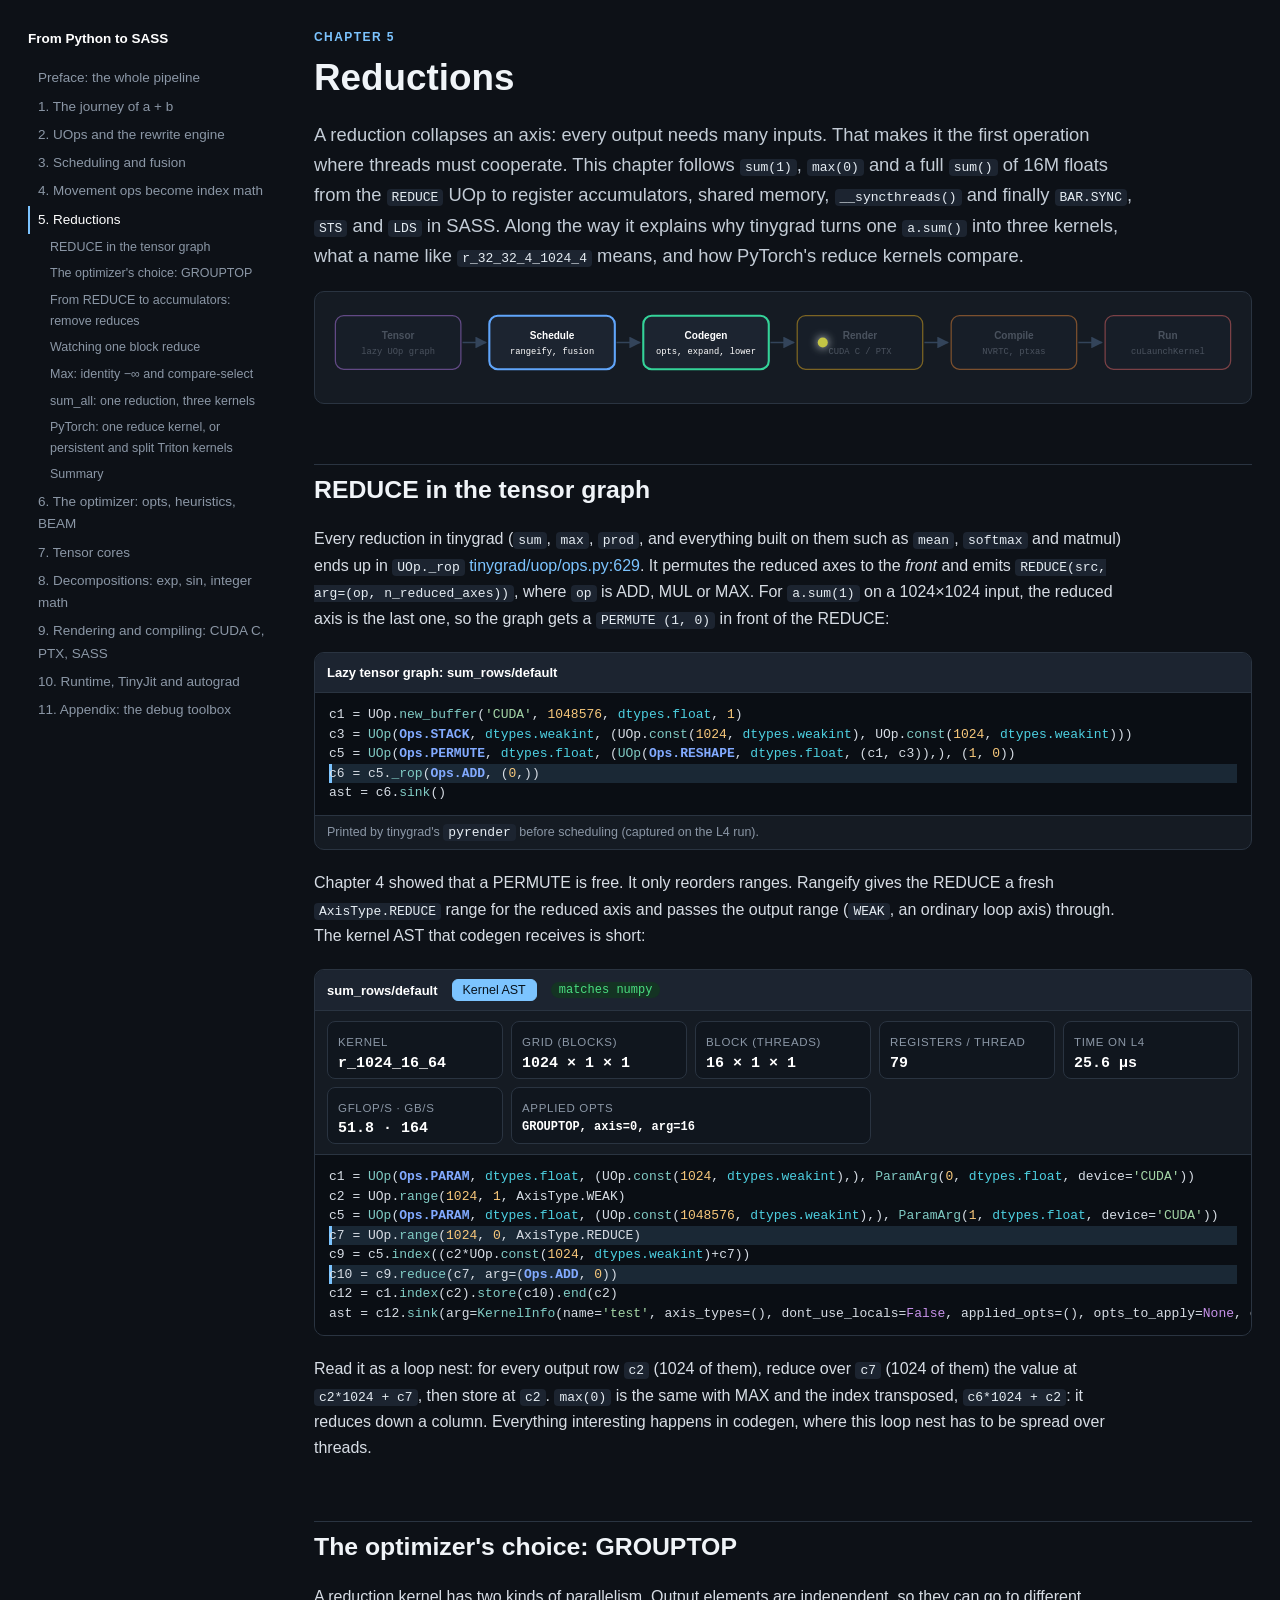
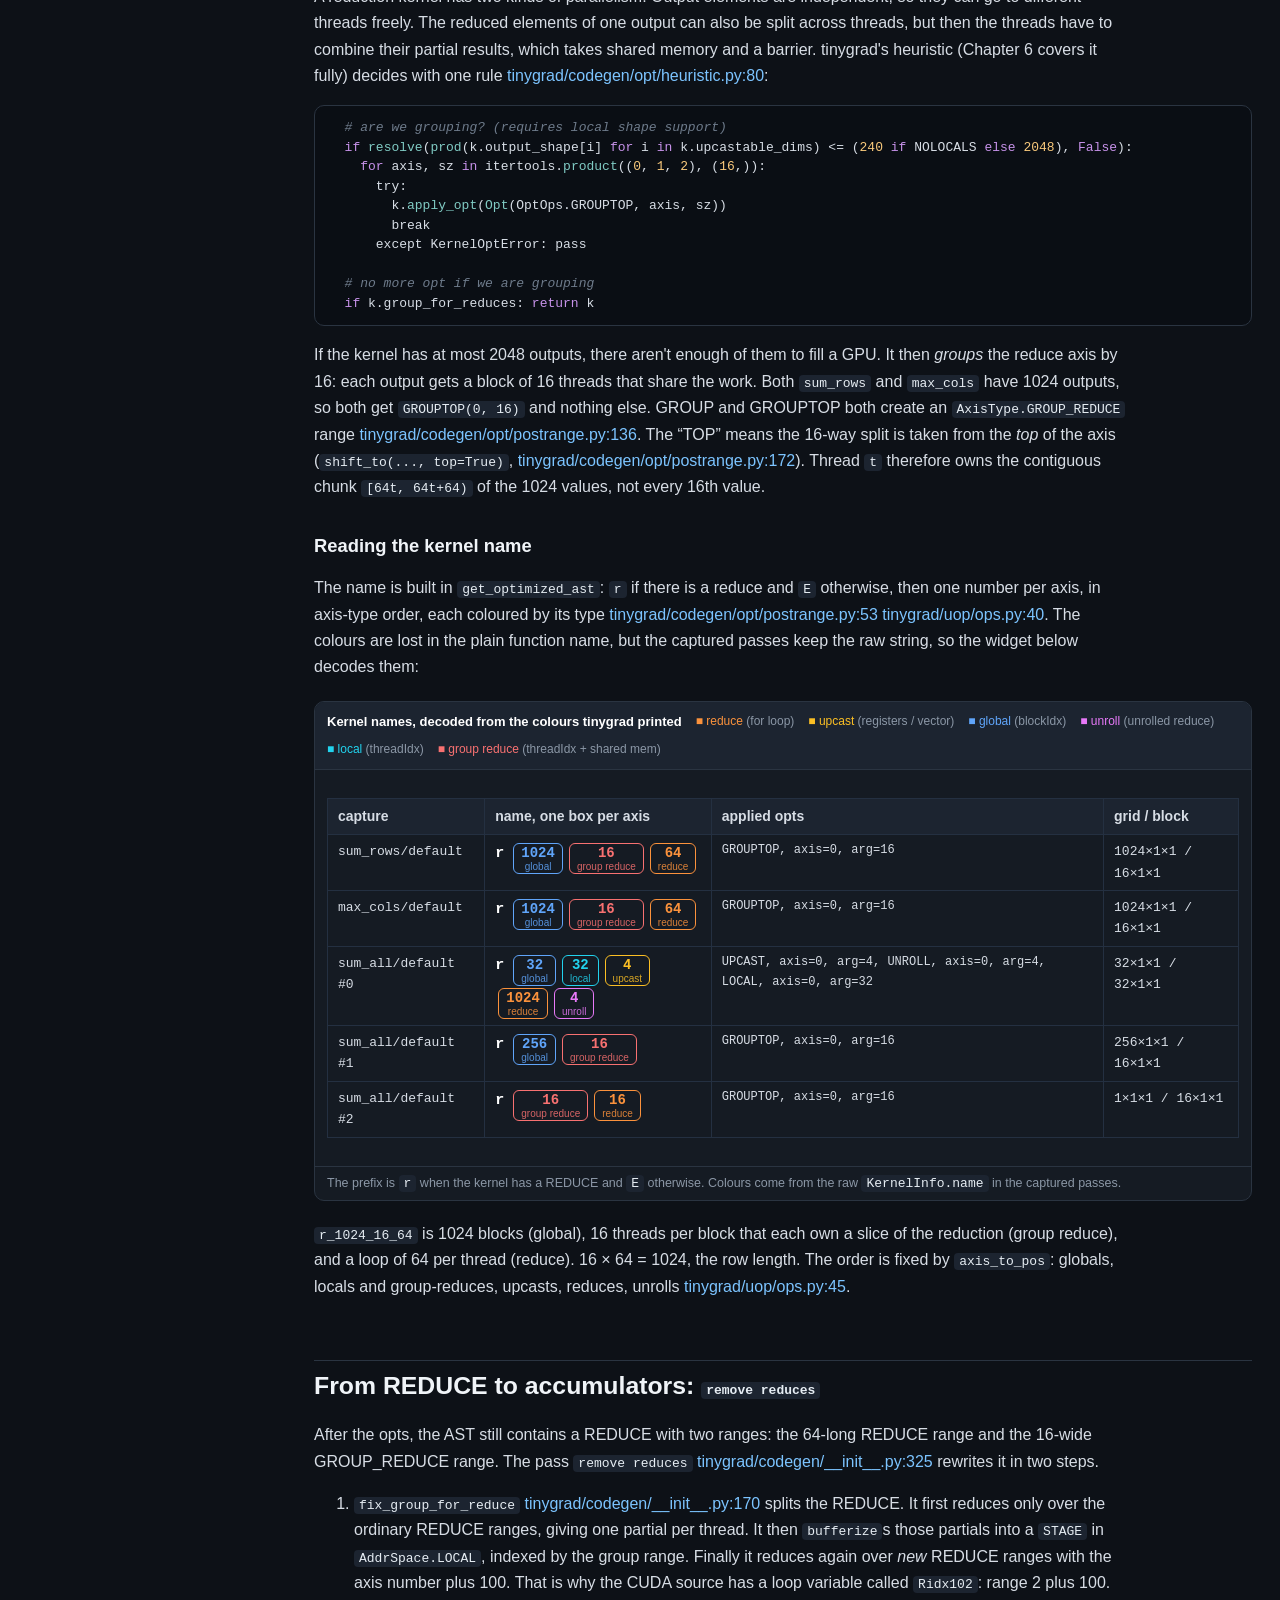
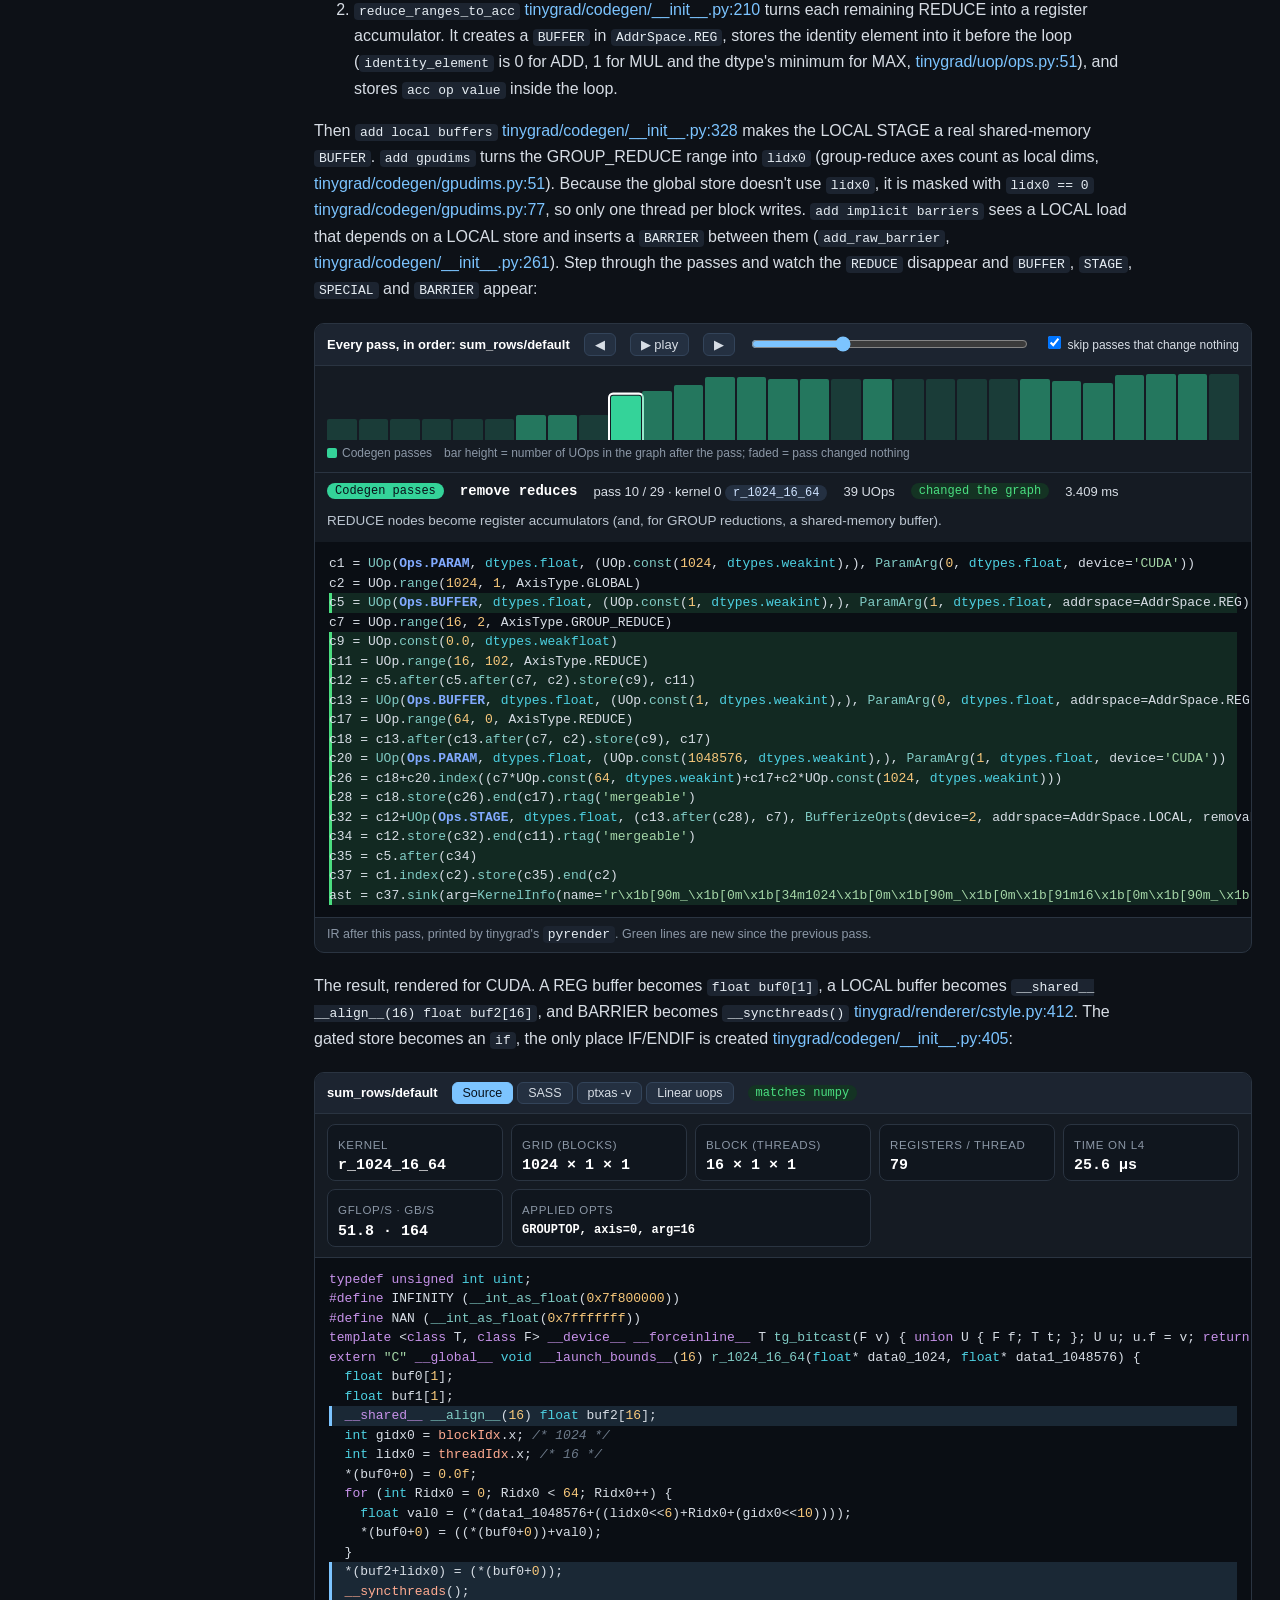
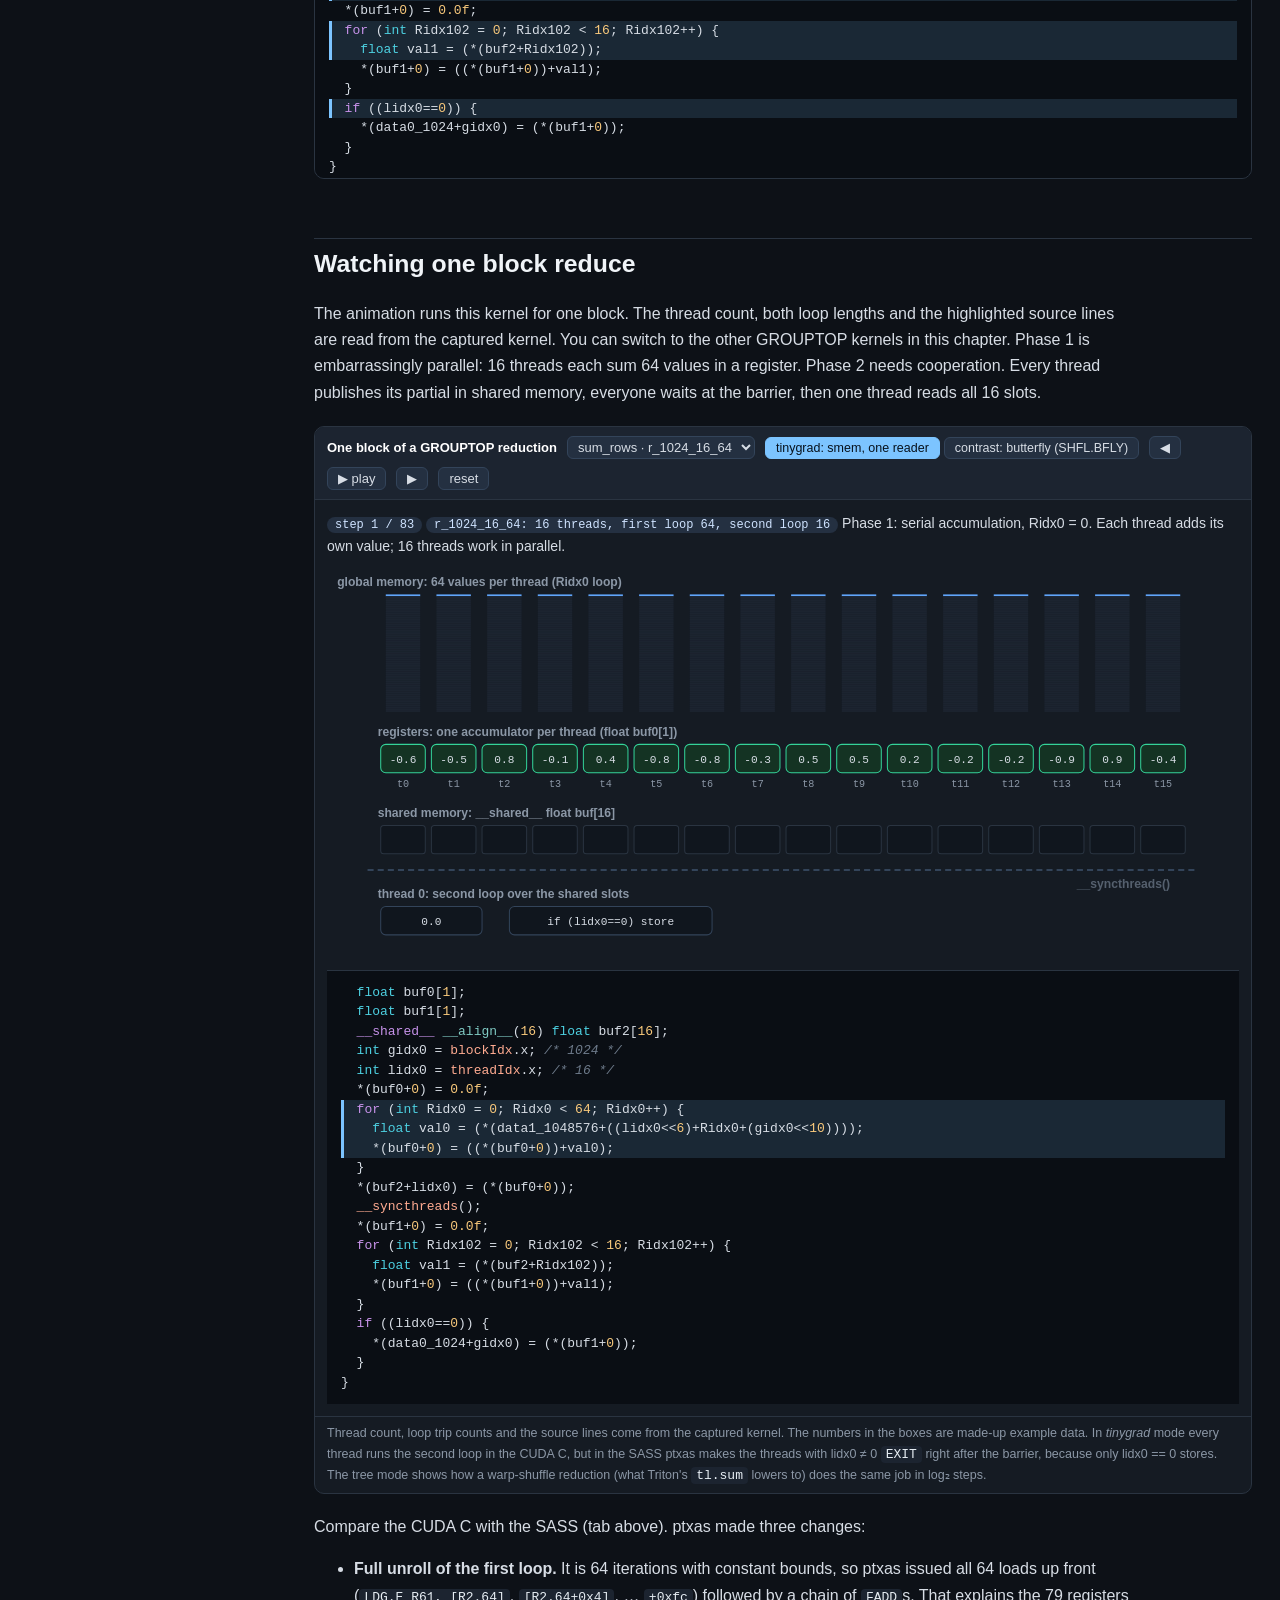
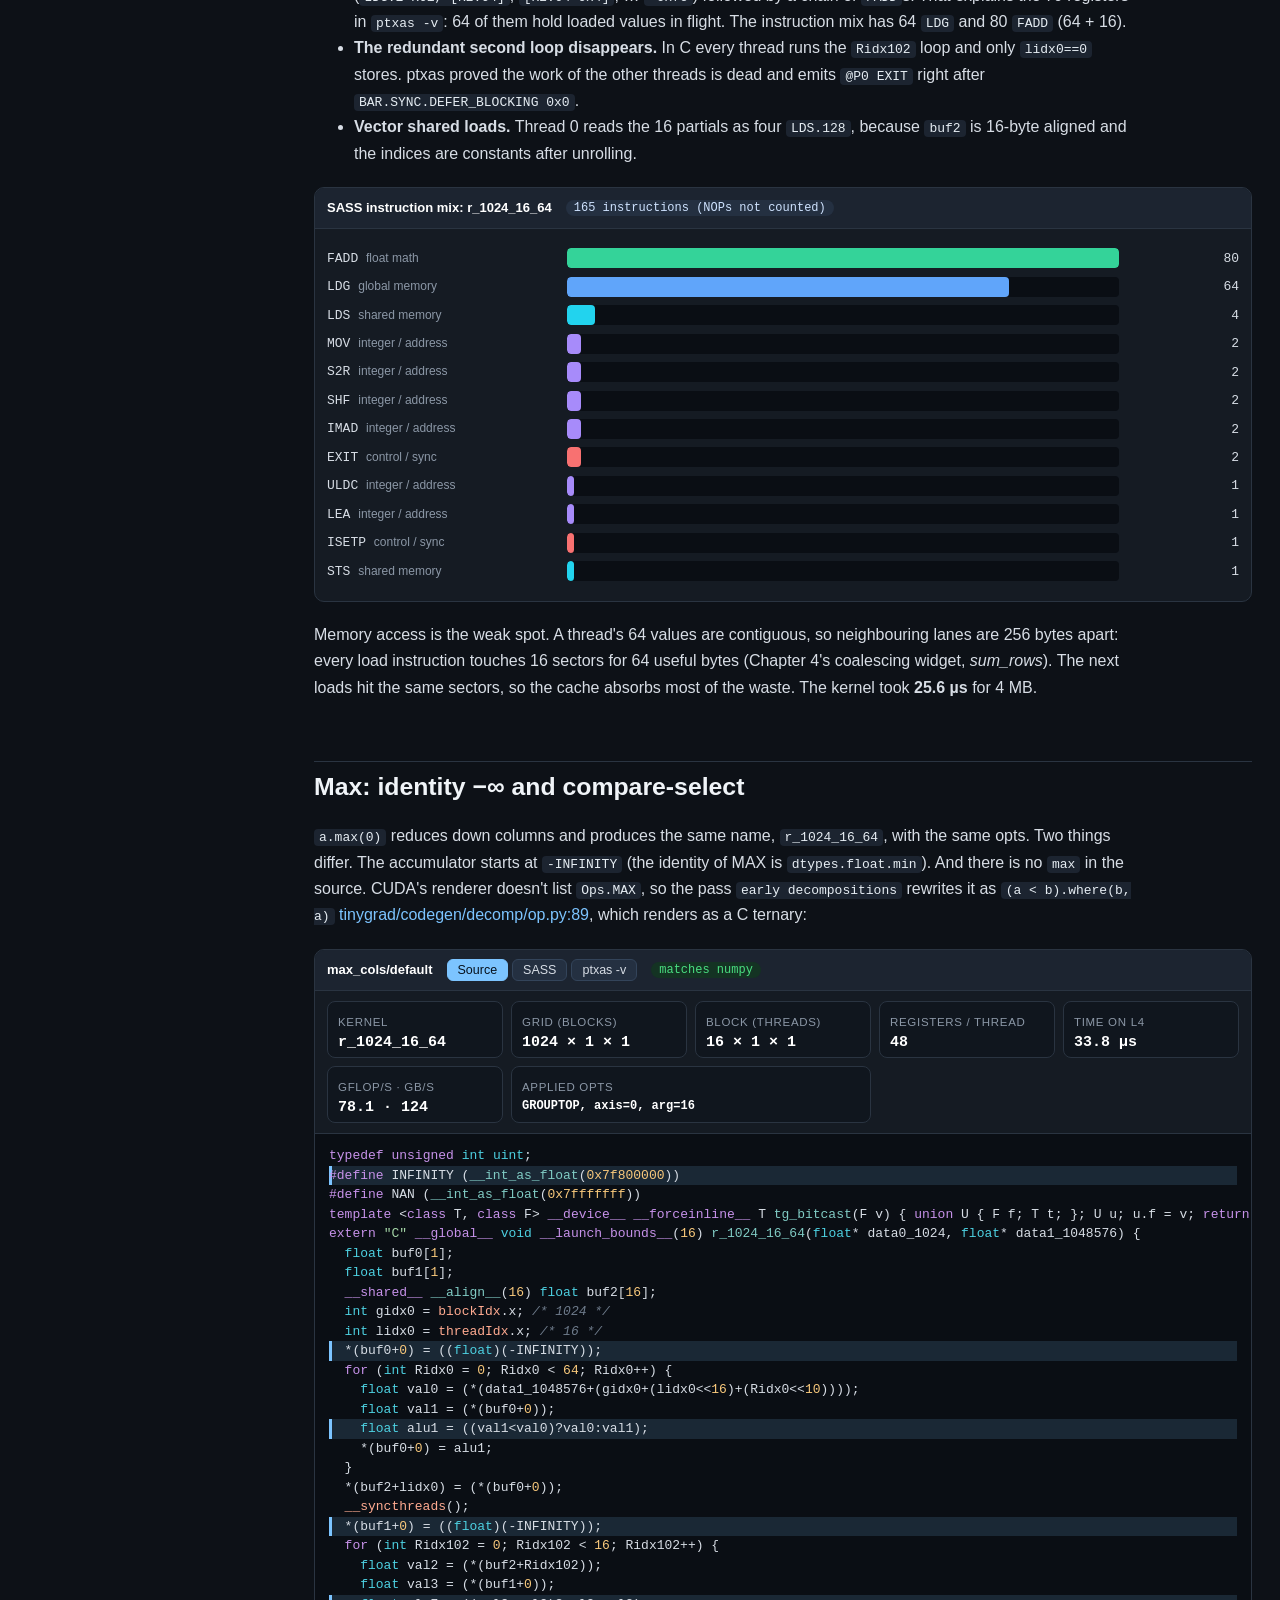
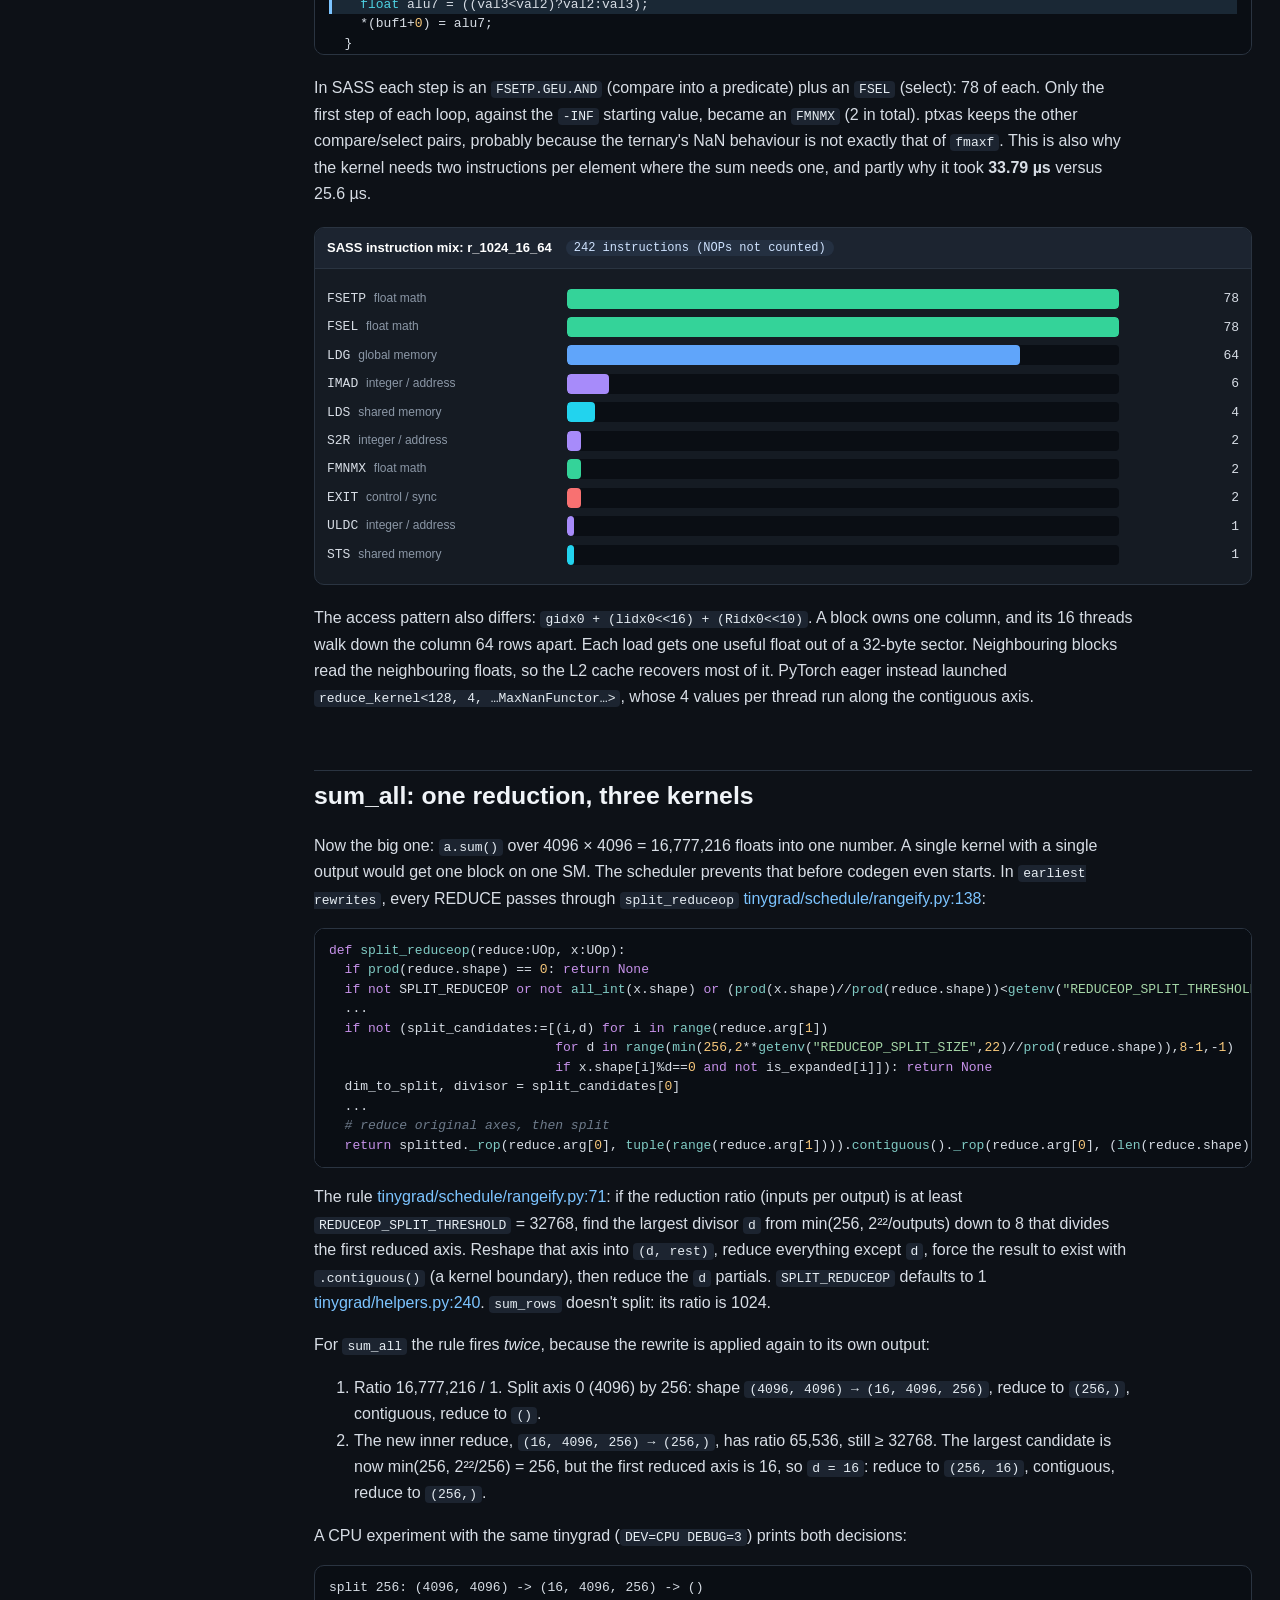
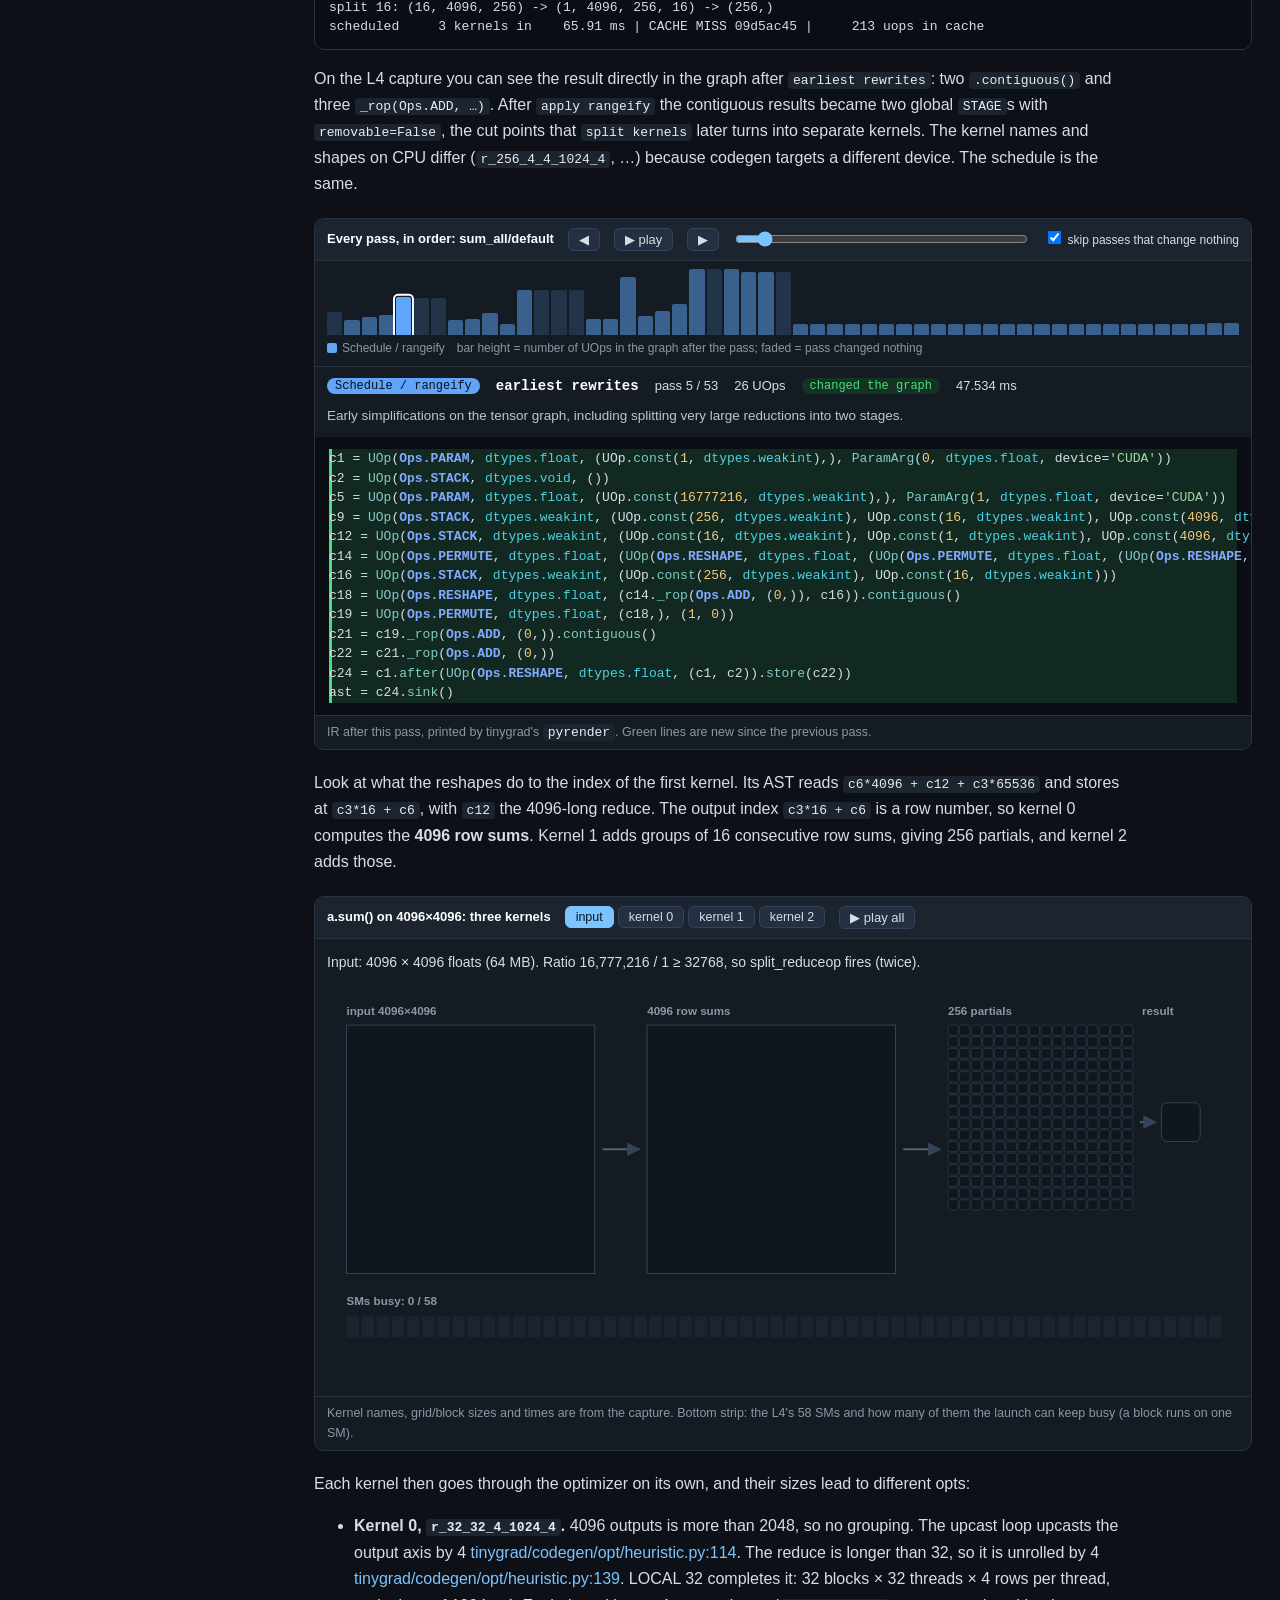
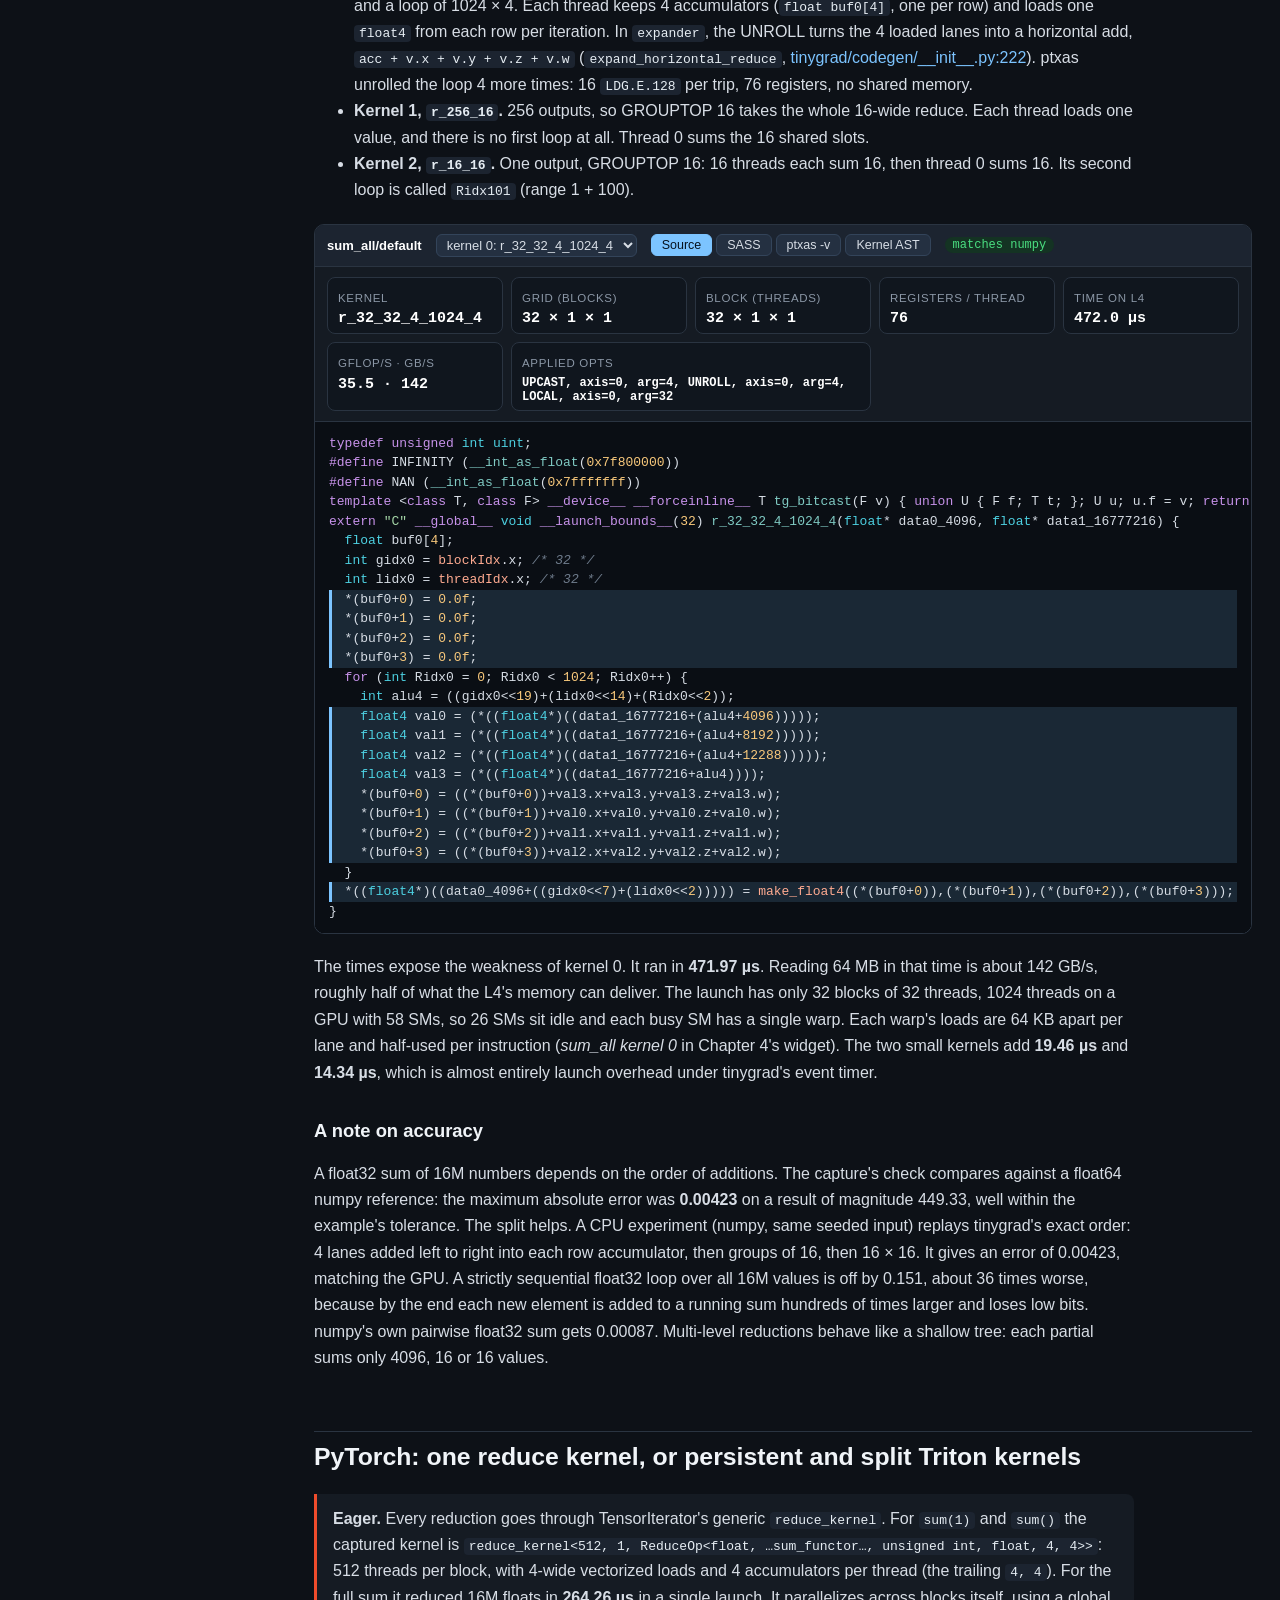
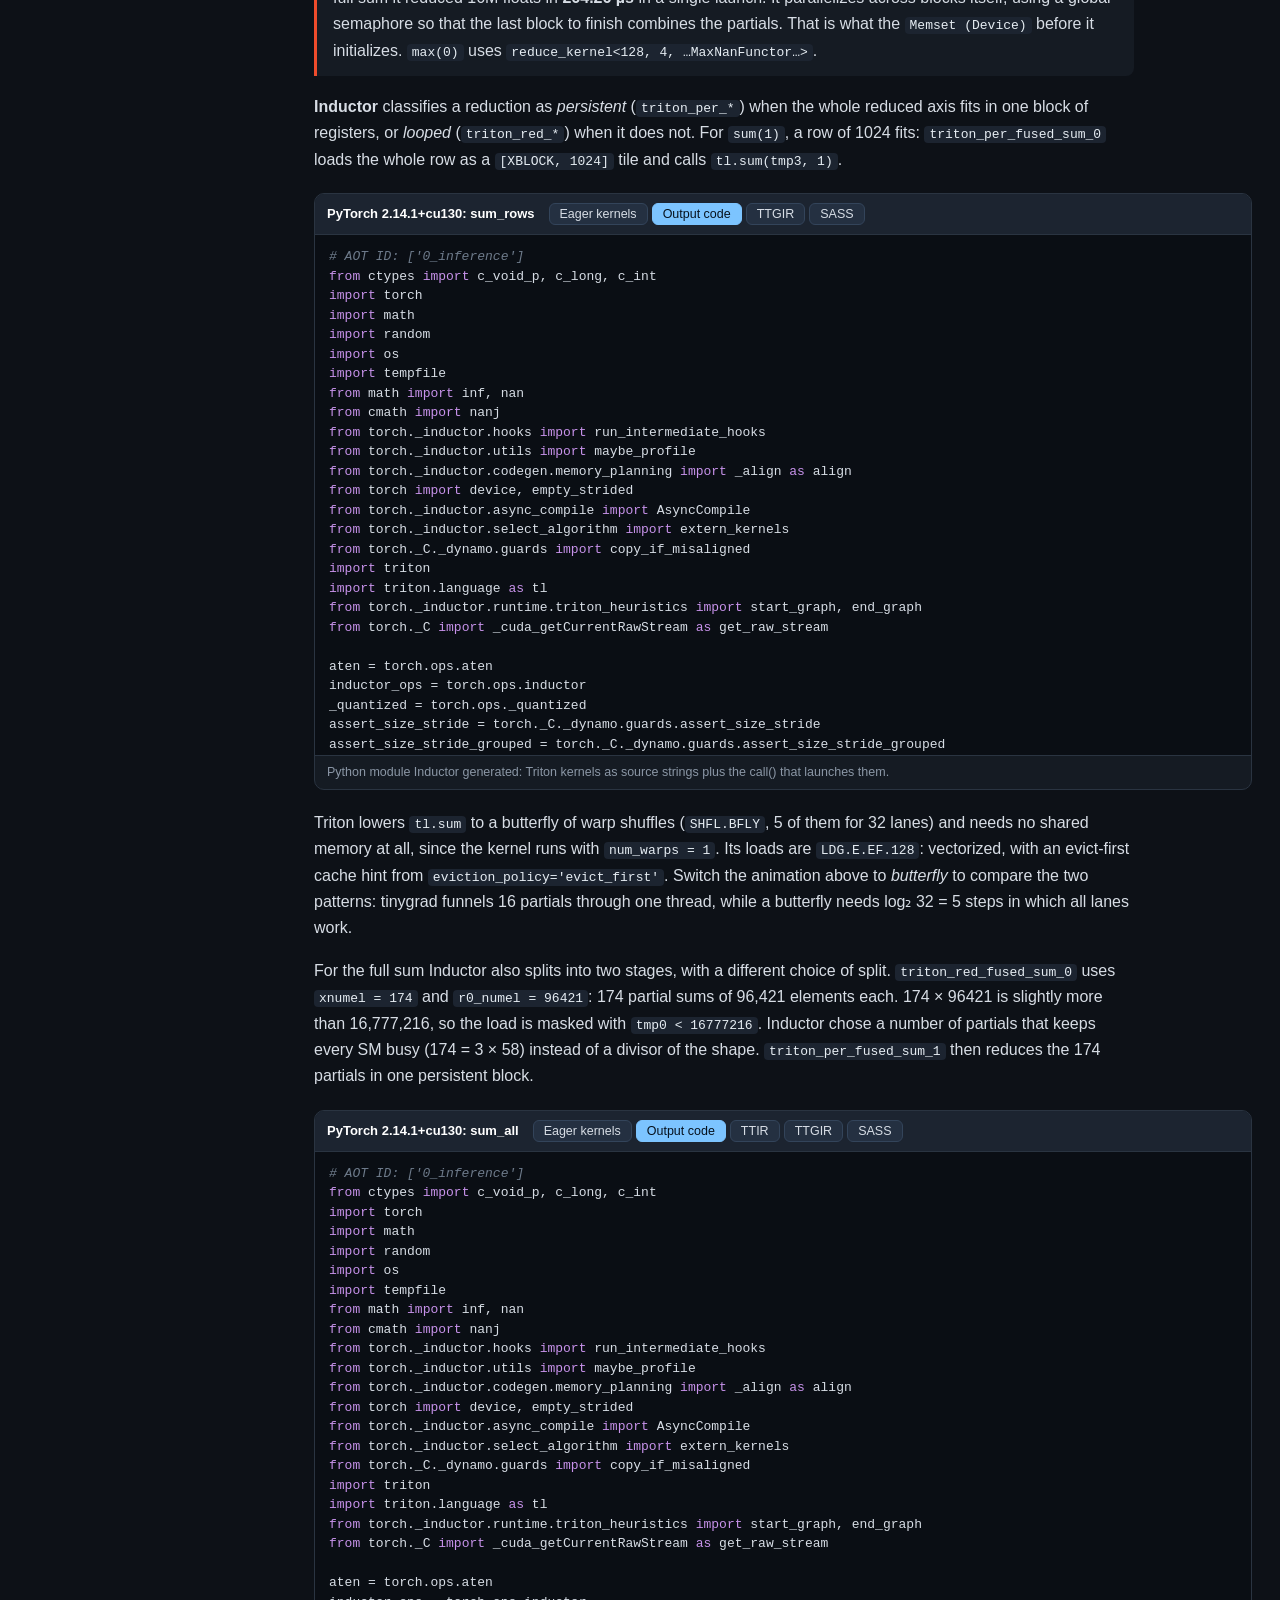
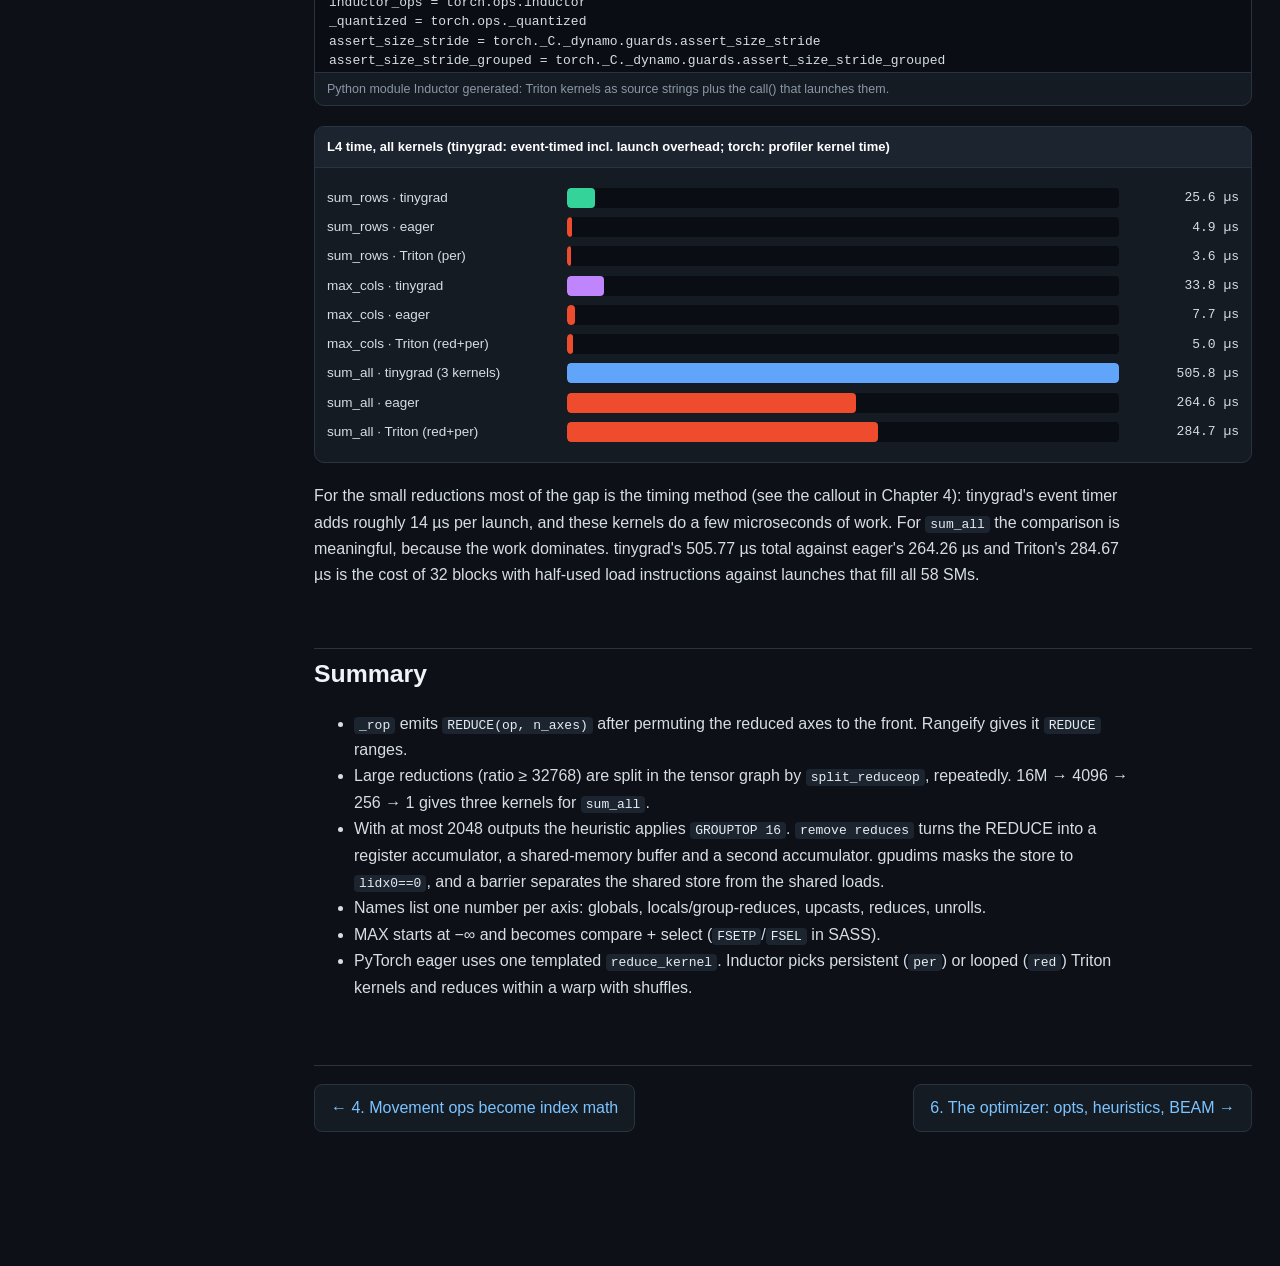
<file: book/ch05-reductions.html>
<!doctype html>
<html lang="en"><head><meta charset="utf-8"><meta name="viewport" content="width=device-width,initial-scale=1">
<title>5. Reductions · From Python to SASS</title>
<link rel="stylesheet" href="assets/book.css">
<style>
  .kn-t td, .kn-t th { border-color: #243041; }
  .kn-k { font: 700 15px var(--mono); color: #fff; margin-right: 6px; }
  .kn-ax { display: inline-flex; flex-direction: column; align-items: center; border: 1.5px solid; border-radius: 6px; padding: 1px 7px; margin: 0 3px; line-height: 1.2; }
  .kn-ax b { font: 700 14px var(--mono); } .kn-ax i { font: 10px var(--sans); font-style: normal; opacity: .85; }
  .rt-phase { font-size: 14px; margin-bottom: 6px; min-height: 2.6em; }
  .rt-svg svg text { font: 11px var(--mono); fill: #d7dde5; text-anchor: middle; }
  .rt-svg .rt-l { text-anchor: start; font: 600 12px var(--sans); fill: #8b97a6; }
  .rt-in { fill: #1c2430; } .rt-in.done { fill: #2f4a66; } .rt-in.now { fill: var(--s-schedule); }
  .rt-acc rect { fill: #143323; stroke: var(--s-codegen); transition: opacity .3s; } .rt-acc.dead { opacity: .18; }
  .rt-acc.fin rect { fill: #10161e; stroke: #33445a; } .rt-acc.fin.on rect { fill: #143323; stroke: var(--s-codegen); }
  .rt-tid { fill: #8b97a6 !important; font-size: 10px !important; }
  .rt-sm rect { fill: #10161e; stroke: #2a3441; } .rt-sm.on rect { fill: #0f3640; stroke: #22d3ee; }
  .rt-sm.now rect { fill: #22d3ee; } .rt-sm.now text { fill: #07121d; } .rt-sm.used { opacity: .45; }
  .rt-bar { stroke: #33445a; stroke-width: 2; stroke-dasharray: 6 4; } .rt-bar.on { stroke: #f87171; stroke-width: 3; }
  .rt-arrow { fill: none; stroke: #fbbf24; stroke-width: 1.6; } .rt-arrow.tree { stroke: #c084fc; opacity: .8; }
  .rt-out rect { fill: #10161e; stroke: #33445a; } .rt-out.on rect { fill: #3a2a10; stroke: #fbbf24; }
  .rt-src { border-top: 1px solid var(--line); max-height: 330px; }
  .sp-txt { font-size: 14px; min-height: 2.8em; margin-bottom: 6px; }
  .sp-svg .sp-l { font: 600 12px var(--sans); fill: #8b97a6; }
  .sp-mat { fill: #10161e; stroke: #33445a; } .sp-sweep { stroke: #fff; stroke-width: 2; }
  .sp-ar { stroke: #55606e; stroke-width: 2; fill: none; marker-end: url(#arrow); }
  .sp-final { fill: #10161e; stroke: #33445a; } .sp-final.on { fill: var(--s-render); stroke: #fff; }
</style></head>
<body><main>
  <div class="kicker">Chapter 5</div><h1>Reductions</h1>
  <p class="lede">A reduction collapses an axis: every output needs many inputs. That makes it the first operation where threads
  must cooperate. This chapter follows <code>sum(1)</code>, <code>max(0)</code> and a full <code>sum()</code> of 16M floats from
  the <code>REDUCE</code> UOp to register accumulators, shared memory, <code>__syncthreads()</code> and finally <code>BAR.SYNC</code>,
  <code>STS</code> and <code>LDS</code> in SASS. Along the way it explains why tinygrad turns one <code>a.sum()</code> into three
  kernels, what a name like <code>r_32_32_4_1024_4</code> means, and how PyTorch's reduce kernels compare.</p>
  <div class="pipeline" data-active="schedule,codegen"></div>

  <h2>REDUCE in the tensor graph</h2>
  <p>Every reduction in tinygrad (<code>sum</code>, <code>max</code>, <code>prod</code>, and everything built on them such as
  <code>mean</code>, <code>softmax</code> and matmul) ends up in <code>UOp._rop</code>
  <a class="src" data-src="tinygrad/uop/ops.py#L629"></a>. It permutes the reduced axes to the <em>front</em> and emits
  <code>REDUCE(src, arg=(op, n_reduced_axes))</code>, where <code>op</code> is ADD, MUL or MAX. For <code>a.sum(1)</code> on a
  1024×1024 input, the reduced axis is the last one, so the graph gets a <code>PERMUTE (1, 0)</code> in front of the REDUCE:</p>
  <div class="tg-graph" data-key="sum_rows/default" data-highlight="_rop"></div>
  <p>Chapter 4 showed that a PERMUTE is free. It only reorders ranges. Rangeify gives the REDUCE a fresh
  <code>AxisType.REDUCE</code> range for the reduced axis and passes the output range (<code>WEAK</code>, an ordinary loop axis)
  through. The kernel AST that codegen receives is short:</p>
  <div class="kernel-view" data-key="sum_rows/default" data-tabs="ast" data-tab="ast" data-highlight="REDUCE|reduce"></div>
  <p>Read it as a loop nest: for every output row <code>c2</code> (1024 of them), reduce over <code>c7</code> (1024 of them)
  the value at <code>c2*1024 + c7</code>, then store at <code>c2</code>. <code>max(0)</code> is the same with MAX and the
  index transposed, <code>c6*1024 + c2</code>: it reduces down a column. Everything interesting happens in codegen, where this loop
  nest has to be spread over threads.</p>

  <h2>The optimizer's choice: GROUPTOP</h2>
  <p>A reduction kernel has two kinds of parallelism. Output elements are independent, so they can go to different threads
  freely. The reduced elements of one output can also be split across threads, but then the threads have to combine their
  partial results, which takes shared memory and a barrier. tinygrad's heuristic (Chapter 6 covers it fully) decides with one rule
  <a class="src" data-src="tinygrad/codegen/opt/heuristic.py#L80"></a>:</p>
<pre class="code static" data-lang="python">
  # are we grouping? (requires local shape support)
  if resolve(prod(k.output_shape[i] for i in k.upcastable_dims) &lt;= (240 if NOLOCALS else 2048), False):
    for axis, sz in itertools.product((0, 1, 2), (16,)):
      try:
        k.apply_opt(Opt(OptOps.GROUPTOP, axis, sz))
        break
      except KernelOptError: pass

  # no more opt if we are grouping
  if k.group_for_reduces: return k
</pre>
  <p>If the kernel has at most 2048 outputs, there aren't enough of them to fill a GPU. It then <em>groups</em> the reduce axis
  by 16: each output gets a block of 16 threads that share the work. Both <code>sum_rows</code> and <code>max_cols</code> have 1024
  outputs, so both get <code>GROUPTOP(0, 16)</code> and nothing else. GROUP and GROUPTOP both create an
  <code>AxisType.GROUP_REDUCE</code> range <a class="src" data-src="tinygrad/codegen/opt/postrange.py#L136"></a>. The “TOP” means the
  16-way split is taken from the <em>top</em> of the axis (<code>shift_to(..., top=True)</code>,
  <a class="src" data-src="tinygrad/codegen/opt/postrange.py#L172"></a>). Thread <code>t</code> therefore owns the contiguous chunk
  <code>[64t, 64t+64)</code> of the 1024 values, not every 16th value.</p>

  <h3>Reading the kernel name</h3>
  <p>The name is built in <code>get_optimized_ast</code>: <code>r</code> if there is a reduce and <code>E</code> otherwise, then one
  number per axis, in axis-type order, each coloured by its type <a class="src" data-src="tinygrad/codegen/opt/postrange.py#L53"></a>
  <a class="src" data-src="tinygrad/uop/ops.py#L40"></a>. The colours are lost in the plain function name, but the captured passes
  keep the raw string, so the widget below decodes them:</p>
  <div class="kname" data-keys="sum_rows/default,max_cols/default,sum_all/default"></div>
  <p><code>r_1024_16_64</code> is 1024 blocks (global), 16 threads per block that each own a slice of the reduction (group
  reduce), and a loop of 64 per thread (reduce). 16 × 64 = 1024, the row length. The order is fixed by <code>axis_to_pos</code>:
  globals, locals and group-reduces, upcasts, reduces, unrolls <a class="src" data-src="tinygrad/uop/ops.py#L45"></a>.</p>

  <h2>From REDUCE to accumulators: <code>remove reduces</code></h2>
  <p>After the opts, the AST still contains a REDUCE with two ranges: the 64-long REDUCE range and the 16-wide GROUP_REDUCE
  range. The pass <code>remove reduces</code> <a class="src" data-src="tinygrad/codegen/__init__.py#L325"></a> rewrites it in two
  steps.</p>
  <ol class="prose">
    <li><code>fix_group_for_reduce</code> <a class="src" data-src="tinygrad/codegen/__init__.py#L170"></a> splits the REDUCE.
      It first reduces only over the ordinary REDUCE ranges, giving one partial per thread. It then <code>bufferize</code>s those partials
      into a <code>STAGE</code> in <code>AddrSpace.LOCAL</code>, indexed by the group range. Finally it reduces again over
      <em>new</em> REDUCE ranges with the axis number plus 100. That is why the CUDA source has a loop variable called
      <code>Ridx102</code>: range 2 plus 100.</li>
    <li><code>reduce_ranges_to_acc</code> <a class="src" data-src="tinygrad/codegen/__init__.py#L210"></a> turns each remaining
      REDUCE into a register accumulator. It creates a <code>BUFFER</code> in <code>AddrSpace.REG</code>, stores the identity element
      into it before the loop (<code>identity_element</code> is 0 for ADD, 1 for MUL and the dtype's minimum for MAX,
      <a class="src" data-src="tinygrad/uop/ops.py#L51"></a>), and stores <code>acc op value</code> inside the loop.</li>
  </ol>
  <p>Then <code>add local buffers</code> <a class="src" data-src="tinygrad/codegen/__init__.py#L328"></a> makes the LOCAL STAGE a real
  shared-memory <code>BUFFER</code>. <code>add gpudims</code> turns the GROUP_REDUCE range into <code>lidx0</code> (group-reduce
  axes count as local dims, <a class="src" data-src="tinygrad/codegen/gpudims.py#L51"></a>). Because the global store doesn't use
  <code>lidx0</code>, it is masked with <code>lidx0 == 0</code> <a class="src" data-src="tinygrad/codegen/gpudims.py#L77"></a>, so only
  one thread per block writes. <code>add implicit barriers</code> sees a LOCAL load that depends on a LOCAL store and inserts a
  <code>BARRIER</code> between them (<code>add_raw_barrier</code>, <a class="src" data-src="tinygrad/codegen/__init__.py#L261"></a>).
  Step through the passes and watch the <code>REDUCE</code> disappear and <code>BUFFER</code>, <code>STAGE</code>,
  <code>SPECIAL</code> and <code>BARRIER</code> appear:</p>
  <div class="pass-stepper" data-key="sum_rows/default" data-kernel="0" data-stages="codegen" data-start="remove reduces"></div>
  <p>The result, rendered for CUDA. A REG buffer becomes <code>float buf0[1]</code>, a LOCAL buffer becomes
  <code>__shared__ __align__(16) float buf2[16]</code>, and BARRIER becomes <code>__syncthreads()</code>
  <a class="src" data-src="tinygrad/renderer/cstyle.py#L412"></a>. The gated store becomes an <code>if</code>, the only place
  IF/ENDIF is created <a class="src" data-src="tinygrad/codegen/__init__.py#L405"></a>:</p>
  <div class="kernel-view" data-key="sum_rows/default" data-tabs="source,sass,ptxas,uops" data-tab="source" data-highlight="buf2|__syncthreads|lidx0==0|Ridx102"></div>

  <h2>Watching one block reduce</h2>
  <p>The animation runs this kernel for one block. The thread count, both loop lengths and the highlighted source lines are read
  from the captured kernel. You can switch to the other GROUPTOP kernels in this chapter. Phase 1 is embarrassingly parallel:
  16 threads each sum 64 values in a register. Phase 2 needs cooperation. Every thread publishes its partial in shared memory,
  everyone waits at the barrier, then one thread reads all 16 slots.</p>
  <div id="redtree"></div>
  <p>Compare the CUDA C with the SASS (tab above). ptxas made three changes:</p>
  <ul>
    <li><b>Full unroll of the first loop.</b> It is 64 iterations with constant bounds, so ptxas issued all 64 loads up front
      (<code>LDG.E R61, [R2.64]</code>, <code>[R2.64+0x4]</code>, … <code>+0xfc</code>) followed by a chain of <code>FADD</code>s. That
      explains the 79 registers in <code>ptxas -v</code>: 64 of them hold loaded values in flight. The instruction mix has 64
      <code>LDG</code> and 80 <code>FADD</code> (64 + 16).</li>
    <li><b>The redundant second loop disappears.</b> In C every thread runs the <code>Ridx102</code> loop and only
      <code>lidx0==0</code> stores. ptxas proved the work of the other threads is dead and emits <code>@P0 EXIT</code> right after
      <code>BAR.SYNC.DEFER_BLOCKING 0x0</code>.</li>
    <li><b>Vector shared loads.</b> Thread 0 reads the 16 partials as four <code>LDS.128</code>, because <code>buf2</code> is
      16-byte aligned and the indices are constants after unrolling.</li>
  </ul>
  <div class="sass-mix" data-key="sum_rows/default" data-top="12"></div>
  <p>Memory access is the weak spot. A thread's 64 values are contiguous, so neighbouring lanes are 256 bytes apart: every load
  instruction touches 16 sectors for 64 useful bytes (Chapter 4's coalescing widget, <em>sum_rows</em>). The next loads hit the same
  sectors, so the cache absorbs most of the waste. The kernel took <b>25.6 µs</b> for 4 MB.</p>

  <h2>Max: identity −∞ and compare-select</h2>
  <p><code>a.max(0)</code> reduces down columns and produces the same name, <code>r_1024_16_64</code>, with the same opts. Two
  things differ. The accumulator starts at <code>-INFINITY</code> (the identity of MAX is <code>dtypes.float.min</code>). And there
  is no <code>max</code> in the source. CUDA's renderer doesn't list <code>Ops.MAX</code>, so the pass <code>early
  decompositions</code> rewrites it as <code>(a &lt; b).where(b, a)</code>
  <a class="src" data-src="tinygrad/codegen/decomp/op.py#L89"></a>, which renders as a C ternary:</p>
  <div class="kernel-view" data-key="max_cols/default" data-tabs="source,sass,ptxas" data-tab="source" data-highlight="INFINITY|\?val"></div>
  <p>In SASS each step is an <code>FSETP.GEU.AND</code> (compare into a predicate) plus an <code>FSEL</code> (select): 78 of each.
  Only the first step of each loop, against the <code>-INF</code> starting value, became an <code>FMNMX</code> (2 in total).
  ptxas keeps the other compare/select pairs, probably because the ternary's NaN behaviour is not exactly that of
  <code>fmaxf</code>. This is also
  why the kernel needs two instructions per element where the sum needs one, and partly why it took <b>33.79 µs</b> versus 25.6 µs.</p>
  <div class="sass-mix" data-key="max_cols/default" data-top="10"></div>
  <p>The access pattern also differs: <code>gidx0 + (lidx0&lt;&lt;16) + (Ridx0&lt;&lt;10)</code>. A block owns one column, and its
  16 threads walk down the column 64 rows apart. Each load gets one useful float out of a 32-byte sector. Neighbouring blocks read
  the neighbouring floats, so the L2 cache recovers most of it. PyTorch eager instead launched
  <code>reduce_kernel&lt;128, 4, …MaxNanFunctor…&gt;</code>, whose 4 values per thread run along the contiguous axis.</p>

  <h2>sum_all: one reduction, three kernels</h2>
  <p>Now the big one: <code>a.sum()</code> over 4096 × 4096 = 16,777,216 floats into one number. A single kernel with a single
  output would get one block on one SM. The scheduler prevents that before codegen even starts. In <code>earliest rewrites</code>,
  every REDUCE passes through <code>split_reduceop</code> <a class="src" data-src="tinygrad/schedule/rangeify.py#L138"></a>:</p>
<pre class="code static" data-lang="python">
def split_reduceop(reduce:UOp, x:UOp):
  if prod(reduce.shape) == 0: return None
  if not SPLIT_REDUCEOP or not all_int(x.shape) or (prod(x.shape)//prod(reduce.shape))&lt;getenv("REDUCEOP_SPLIT_THRESHOLD", 32768): return None
  ...
  if not (split_candidates:=[(i,d) for i in range(reduce.arg[1])
                             for d in range(min(256,2**getenv("REDUCEOP_SPLIT_SIZE",22)//prod(reduce.shape)),8-1,-1)
                             if x.shape[i]%d==0 and not is_expanded[i]]): return None
  dim_to_split, divisor = split_candidates[0]
  ...
  # reduce original axes, then split
  return splitted._rop(reduce.arg[0], tuple(range(reduce.arg[1]))).contiguous()._rop(reduce.arg[0], (len(reduce.shape),)).reshape(reduce.shape)
</pre>
  <p>The rule <a class="src" data-src="tinygrad/schedule/rangeify.py#L71"></a>: if the reduction ratio (inputs per output) is at
  least <code>REDUCEOP_SPLIT_THRESHOLD</code> = 32768, find the largest divisor <code>d</code> from
  min(256, 2²²/outputs) down to 8 that divides the first reduced axis. Reshape that axis into <code>(d, rest)</code>, reduce
  everything except <code>d</code>, force the result to exist with <code>.contiguous()</code> (a kernel boundary), then reduce the
  <code>d</code> partials. <code>SPLIT_REDUCEOP</code> defaults to 1 <a class="src" data-src="tinygrad/helpers.py#L240"></a>.
  <code>sum_rows</code> doesn't split: its ratio is 1024.</p>
  <p>For <code>sum_all</code> the rule fires <em>twice</em>, because the rewrite is applied again to its own output:</p>
  <ol class="prose">
    <li>Ratio 16,777,216 / 1. Split axis 0 (4096) by 256: shape <code>(4096, 4096) → (16, 4096, 256)</code>, reduce to
      <code>(256,)</code>, contiguous, reduce to <code>()</code>.</li>
    <li>The new inner reduce, <code>(16, 4096, 256) → (256,)</code>, has ratio 65,536, still ≥ 32768. The largest candidate is now
      min(256, 2²²/256) = 256, but the first reduced axis is 16, so <code>d = 16</code>: reduce to <code>(256, 16)</code>, contiguous,
      reduce to <code>(256,)</code>.</li>
  </ol>
  <p>A CPU experiment with the same tinygrad (<code>DEV=CPU DEBUG=3</code>) prints both decisions:</p>
<pre class="code static" data-lang="text">
split 256: (4096, 4096) -> (16, 4096, 256) -> ()
split 16: (16, 4096, 256) -> (1, 4096, 256, 16) -> (256,)
scheduled     3 kernels in    65.91 ms | CACHE MISS 09d5ac45 |     213 uops in cache
</pre>
  <p>On the L4 capture you can see the result directly in the graph after <code>earliest rewrites</code>: two
  <code>.contiguous()</code> and three <code>_rop(Ops.ADD, …)</code>. After <code>apply rangeify</code> the contiguous results became
  two global <code>STAGE</code>s with <code>removable=False</code>, the cut points that <code>split kernels</code> later turns into
  separate kernels. The kernel names and shapes on CPU differ (<code>r_256_4_4_1024_4</code>, …) because codegen targets a
  different device. The schedule is the same.</p>
  <div class="pass-stepper" data-key="sum_all/default" data-kernel="all" data-stages="schedule" data-start="earliest rewrites"></div>
  <p>Look at what the reshapes do to the index of the first kernel. Its AST reads <code>c6*4096 + c12 + c3*65536</code> and stores
  at <code>c3*16 + c6</code>, with <code>c12</code> the 4096-long reduce. The output index <code>c3*16 + c6</code> is a row number,
  so kernel 0 computes the <b>4096 row sums</b>. Kernel 1 adds groups of 16 consecutive row sums, giving 256 partials, and kernel 2
  adds those.</p>
  <div id="split"></div>
  <p>Each kernel then goes through the optimizer on its own, and their sizes lead to different opts:</p>
  <ul>
    <li><b>Kernel 0, <code>r_32_32_4_1024_4</code>.</b> 4096 outputs is more than 2048, so no grouping. The upcast loop
      upcasts the output axis by 4 <a class="src" data-src="tinygrad/codegen/opt/heuristic.py#L114"></a>. The reduce is longer than 32,
      so it is unrolled by 4 <a class="src" data-src="tinygrad/codegen/opt/heuristic.py#L139"></a>. LOCAL 32 completes it: 32 blocks
      × 32 threads × 4 rows per thread, and a loop of 1024 × 4. Each thread keeps 4 accumulators (<code>float buf0[4]</code>, one
      per row) and loads one <code>float4</code> from each row per iteration. In <code>expander</code>, the UNROLL turns the 4 loaded
      lanes into a horizontal add, <code>acc + v.x + v.y + v.z + v.w</code>
      (<code>expand_horizontal_reduce</code>, <a class="src" data-src="tinygrad/codegen/__init__.py#L222"></a>). ptxas unrolled
      the loop 4 more times: 16 <code>LDG.E.128</code> per trip, 76 registers, no shared memory.</li>
    <li><b>Kernel 1, <code>r_256_16</code>.</b> 256 outputs, so GROUPTOP 16 takes the whole 16-wide reduce. Each thread
      loads one value, and there is no first loop at all. Thread 0 sums the 16 shared slots.</li>
    <li><b>Kernel 2, <code>r_16_16</code>.</b> One output, GROUPTOP 16: 16 threads each sum 16, then thread 0 sums 16. Its
      second loop is called <code>Ridx101</code> (range 1 + 100).</li>
  </ul>
  <div class="kernel-view" data-key="sum_all/default" data-kernel="0" data-tabs="source,sass,ptxas,ast" data-tab="source" data-highlight="float4|buf0\+"></div>
  <p>The times expose the weakness of kernel 0. It ran in <b>471.97 µs</b>. Reading 64 MB in that time is about 142 GB/s, roughly
  half of what the L4's memory can deliver. The launch has only 32 blocks of 32 threads, 1024 threads on a GPU with 58 SMs, so
  26 SMs sit idle and each busy SM has a single warp. Each warp's loads are 64 KB apart per lane and half-used per instruction
  (<em>sum_all kernel 0</em> in Chapter 4's widget). The two small kernels add <b>19.46 µs</b> and <b>14.34 µs</b>, which is
  almost entirely launch overhead under tinygrad's event timer.</p>

  <h3>A note on accuracy</h3>
  <p>A float32 sum of 16M numbers depends on the order of additions. The capture's check compares against a float64 numpy
  reference: the maximum absolute error was <b>0.00423</b> on a result of magnitude 449.33, well within the example's tolerance.
  The split helps. A CPU experiment (numpy, same seeded input) replays tinygrad's exact order: 4 lanes added left to right into
  each row accumulator, then groups of 16, then 16 × 16. It gives an error of 0.00423, matching the GPU. A strictly
  sequential float32 loop over all 16M values is off by 0.151, about 36 times worse, because by the end each new element is
  added to a running sum hundreds of times larger and loses low bits. numpy's own pairwise float32 sum gets 0.00087. Multi-level
  reductions behave like a shallow tree: each partial sums only 4096, 16 or 16 values.</p>

  <h2>PyTorch: one reduce kernel, or persistent and split Triton kernels</h2>
  <div class="callout torch"><p><b>Eager.</b> Every reduction goes through TensorIterator's generic <code>reduce_kernel</code>.
  For <code>sum(1)</code> and <code>sum()</code> the captured kernel is <code>reduce_kernel&lt;512, 1, ReduceOp&lt;float, …sum_functor…,
  unsigned int, float, 4, 4&gt;&gt;</code>: 512 threads per block, with 4-wide vectorized loads and 4 accumulators per thread
  (the trailing <code>4, 4</code>). For the full sum it reduced 16M floats in <b>264.26 µs</b> in a single launch. It parallelizes
  across blocks itself, using a global semaphore so that the last block to finish combines the partials. That is what the
  <code>Memset (Device)</code> before it initializes. <code>max(0)</code> uses <code>reduce_kernel&lt;128, 4, …MaxNanFunctor…&gt;</code>.</p></div>
  <p><b>Inductor</b> classifies a reduction as <em>persistent</em> (<code>triton_per_*</code>) when the whole reduced axis fits in one
  block of registers, or <em>looped</em> (<code>triton_red_*</code>) when it does not. For <code>sum(1)</code>, a row of 1024 fits:
  <code>triton_per_fused_sum_0</code> loads the whole row as a <code>[XBLOCK, 1024]</code> tile and calls <code>tl.sum(tmp3, 1)</code>.</p>
  <div class="torch-view" data-key="sum_rows/torch" data-tabs="eager,output,ttgir,sass" data-tab="output" data-highlight="tl.sum|tl.load|R0_BLOCK"></div>
  <p>Triton lowers <code>tl.sum</code> to a butterfly of warp shuffles (<code>SHFL.BFLY</code>, 5 of them for 32 lanes) and needs no
  shared memory at all, since the kernel runs with <code>num_warps = 1</code>. Its loads are <code>LDG.E.EF.128</code>: vectorized, with
  an evict-first cache hint from <code>eviction_policy='evict_first'</code>. Switch the animation above to <em>butterfly</em> to
  compare the two patterns: tinygrad funnels 16 partials through one thread, while a butterfly needs log₂ 32 = 5 steps in which all
  lanes work.</p>
  <p>For the full sum Inductor also splits into two stages, with a different choice of split.
  <code>triton_red_fused_sum_0</code> uses <code>xnumel = 174</code> and <code>r0_numel = 96421</code>: 174 partial sums of 96,421
  elements each. 174 × 96421 is slightly more than 16,777,216, so the load is masked with <code>tmp0 &lt; 16777216</code>. Inductor
  chose a number of partials that keeps every SM busy (174 = 3 × 58) instead of a divisor of the shape.
  <code>triton_per_fused_sum_1</code> then reduces the 174 partials in one persistent block.</p>
  <div class="torch-view" data-key="sum_all/torch" data-tabs="eager,output,ttir,ttgir,sass" data-tab="output" data-highlight="xnumel|r0_numel|tl.sum|for r0_offset"></div>
  <div class="bars" data-keys="sum_rows/default,sum_rows/torch:eager,sum_rows/torch:inductor,max_cols/default,max_cols/torch:eager,max_cols/torch:inductor,sum_all/default,sum_all/torch:eager,sum_all/torch:inductor"
       data-labels="sum_rows · tinygrad|sum_rows · eager|sum_rows · Triton (per)|max_cols · tinygrad|max_cols · eager|max_cols · Triton (red+per)|sum_all · tinygrad (3 kernels)|sum_all · eager|sum_all · Triton (red+per)"
       data-title="L4 time, all kernels (tinygrad: event-timed incl. launch overhead; torch: profiler kernel time)"></div>
  <p>For the small reductions most of the gap is the timing method (see the callout in Chapter 4): tinygrad's event timer adds
  roughly 14 µs per launch, and these kernels do a few microseconds of work. For <code>sum_all</code> the comparison is
  meaningful, because the work dominates. tinygrad's 505.77 µs total against eager's 264.26 µs and Triton's 284.67 µs is the
  cost of 32 blocks with half-used load instructions against launches that fill all 58 SMs.</p>

  <h2>Summary</h2>
  <ul>
    <li><code>_rop</code> emits <code>REDUCE(op, n_axes)</code> after permuting the reduced axes to the front. Rangeify gives it
      <code>REDUCE</code> ranges.</li>
    <li>Large reductions (ratio ≥ 32768) are split in the tensor graph by <code>split_reduceop</code>, repeatedly. 16M → 4096 →
      256 → 1 gives three kernels for <code>sum_all</code>.</li>
    <li>With at most 2048 outputs the heuristic applies <code>GROUPTOP 16</code>. <code>remove reduces</code> turns the REDUCE into
      a register accumulator, a shared-memory buffer and a second accumulator. gpudims masks the store to <code>lidx0==0</code>, and
      a barrier separates the shared store from the shared loads.</li>
    <li>Names list one number per axis: globals, locals/group-reduces, upcasts, reduces, unrolls.</li>
    <li>MAX starts at −∞ and becomes compare + select (<code>FSETP</code>/<code>FSEL</code> in SASS).</li>
    <li>PyTorch eager uses one templated <code>reduce_kernel</code>. Inductor picks persistent (<code>per</code>) or looped
      (<code>red</code>) Triton kernels and reduces within a warp with shuffles.</li>
  </ul>
</main>
<script src="assets/book.js"></script><script src="assets/ch04.js"></script><script src="assets/ch05.js"></script></body></html>
</file>
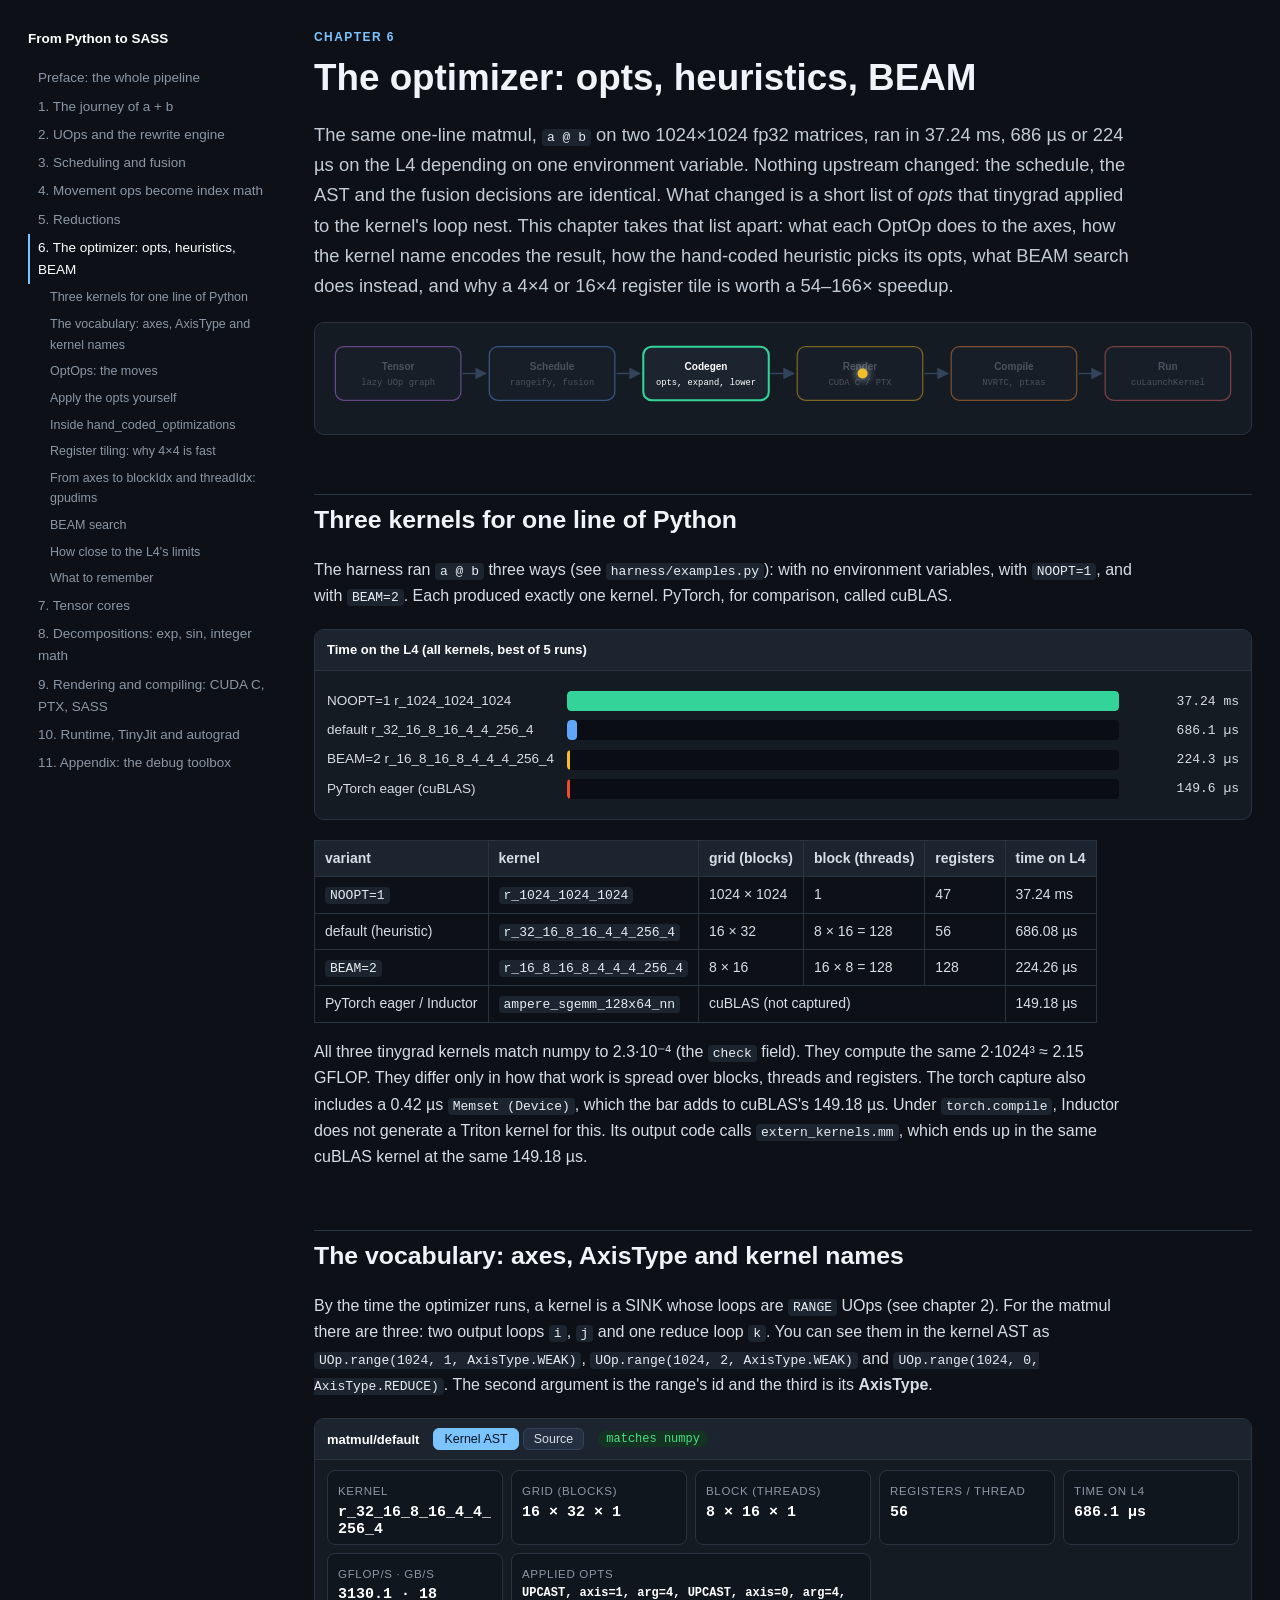
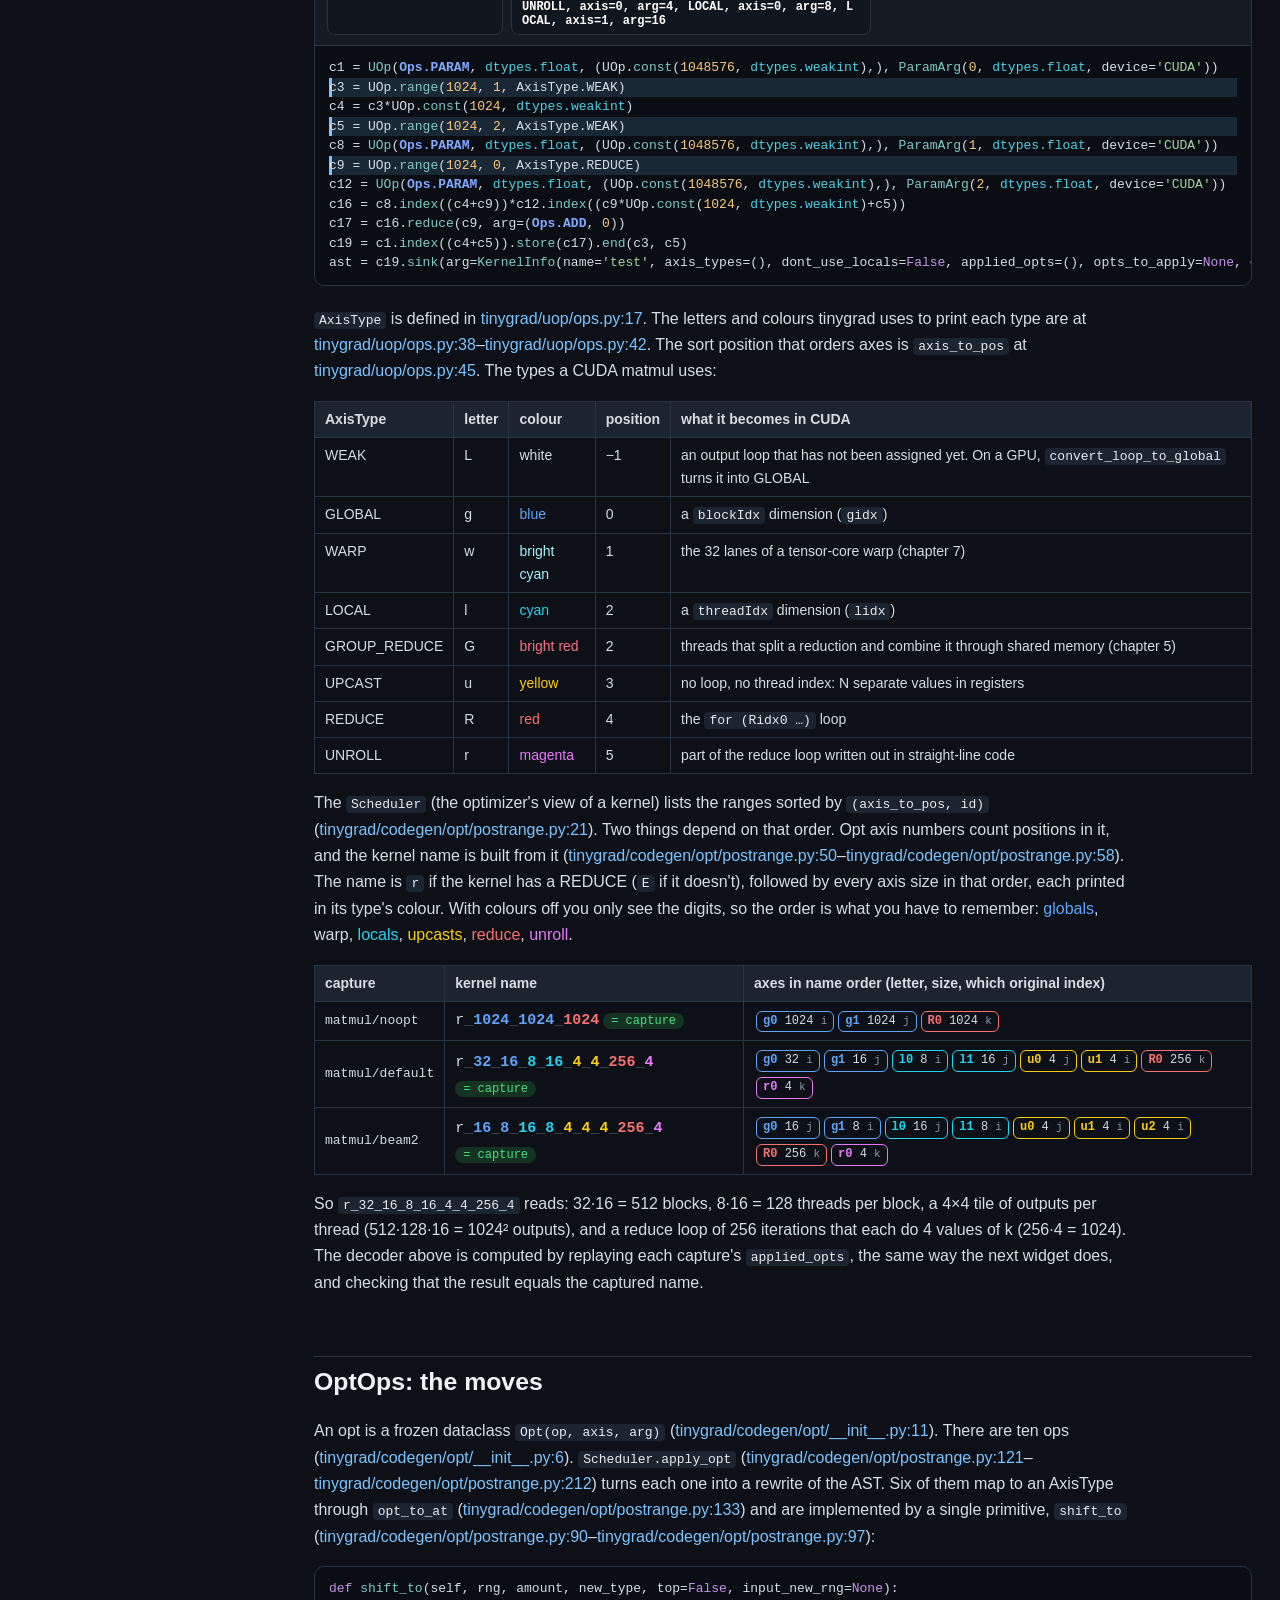
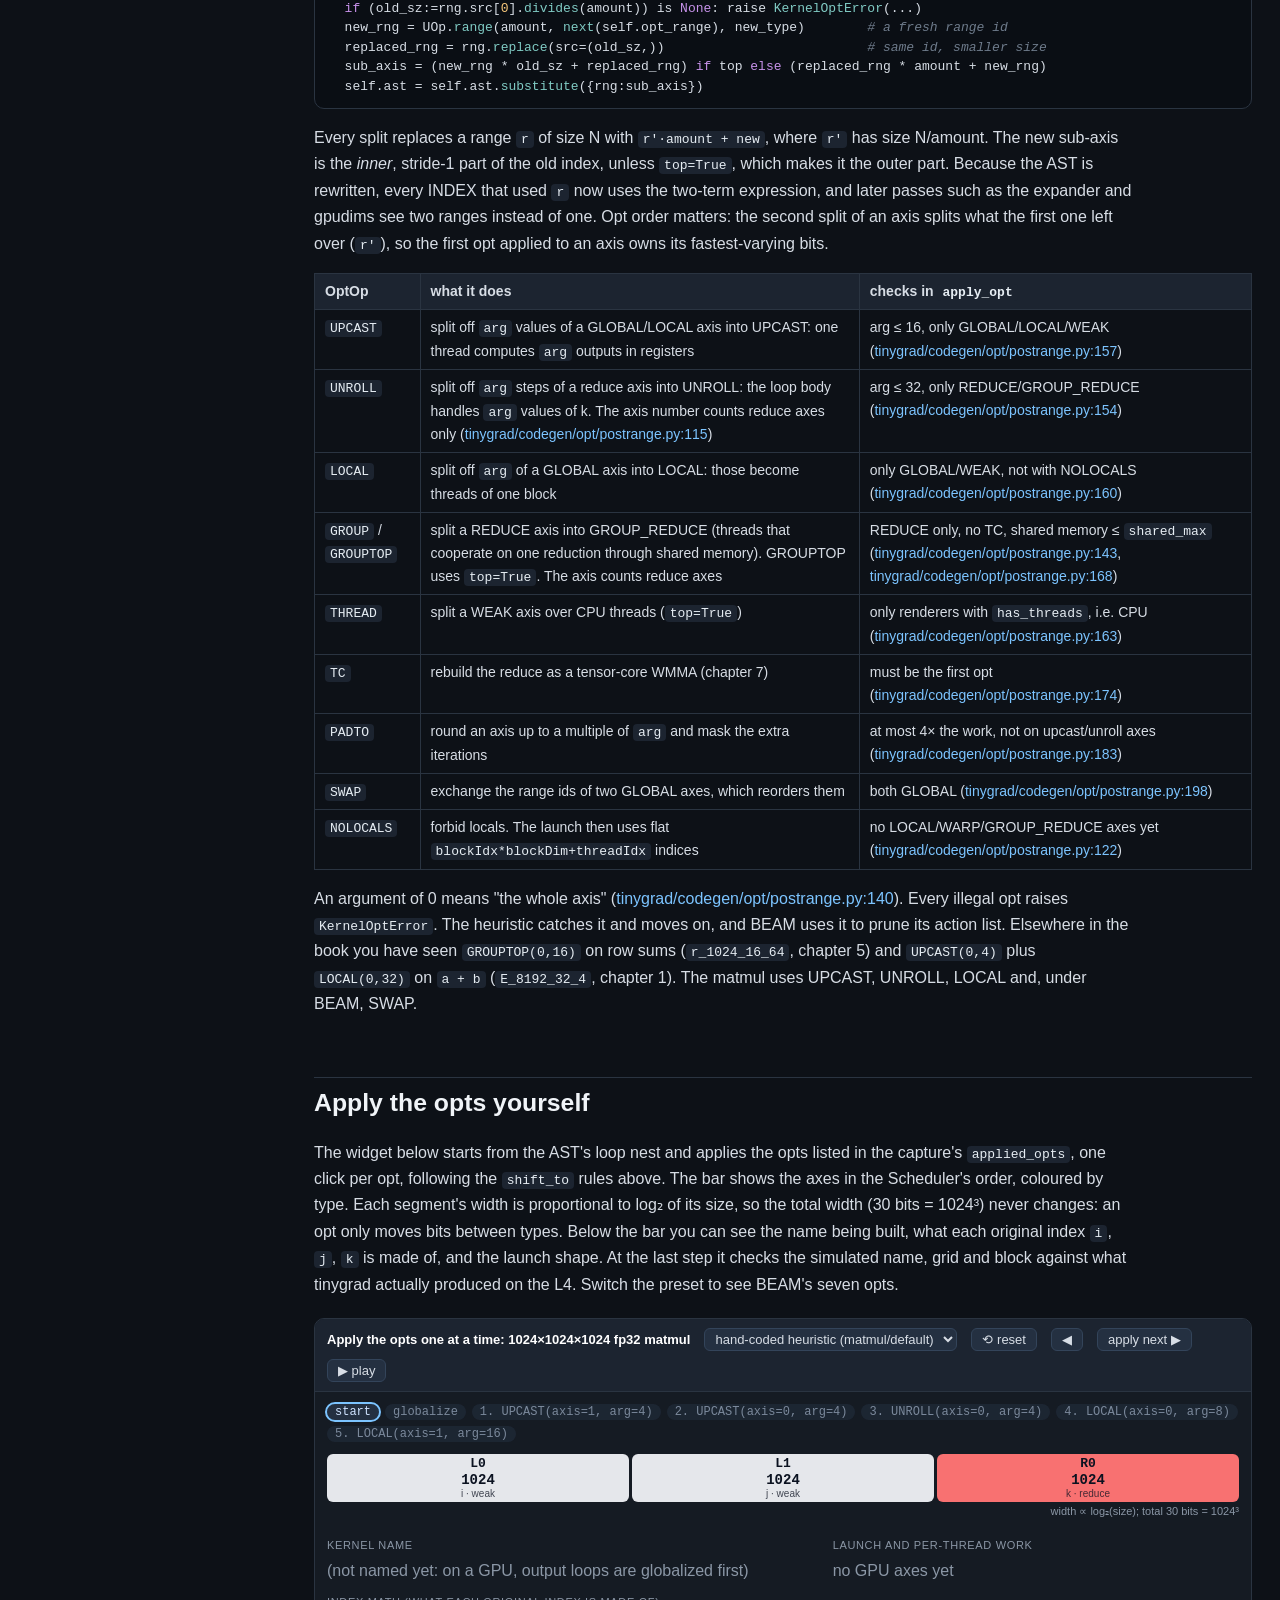
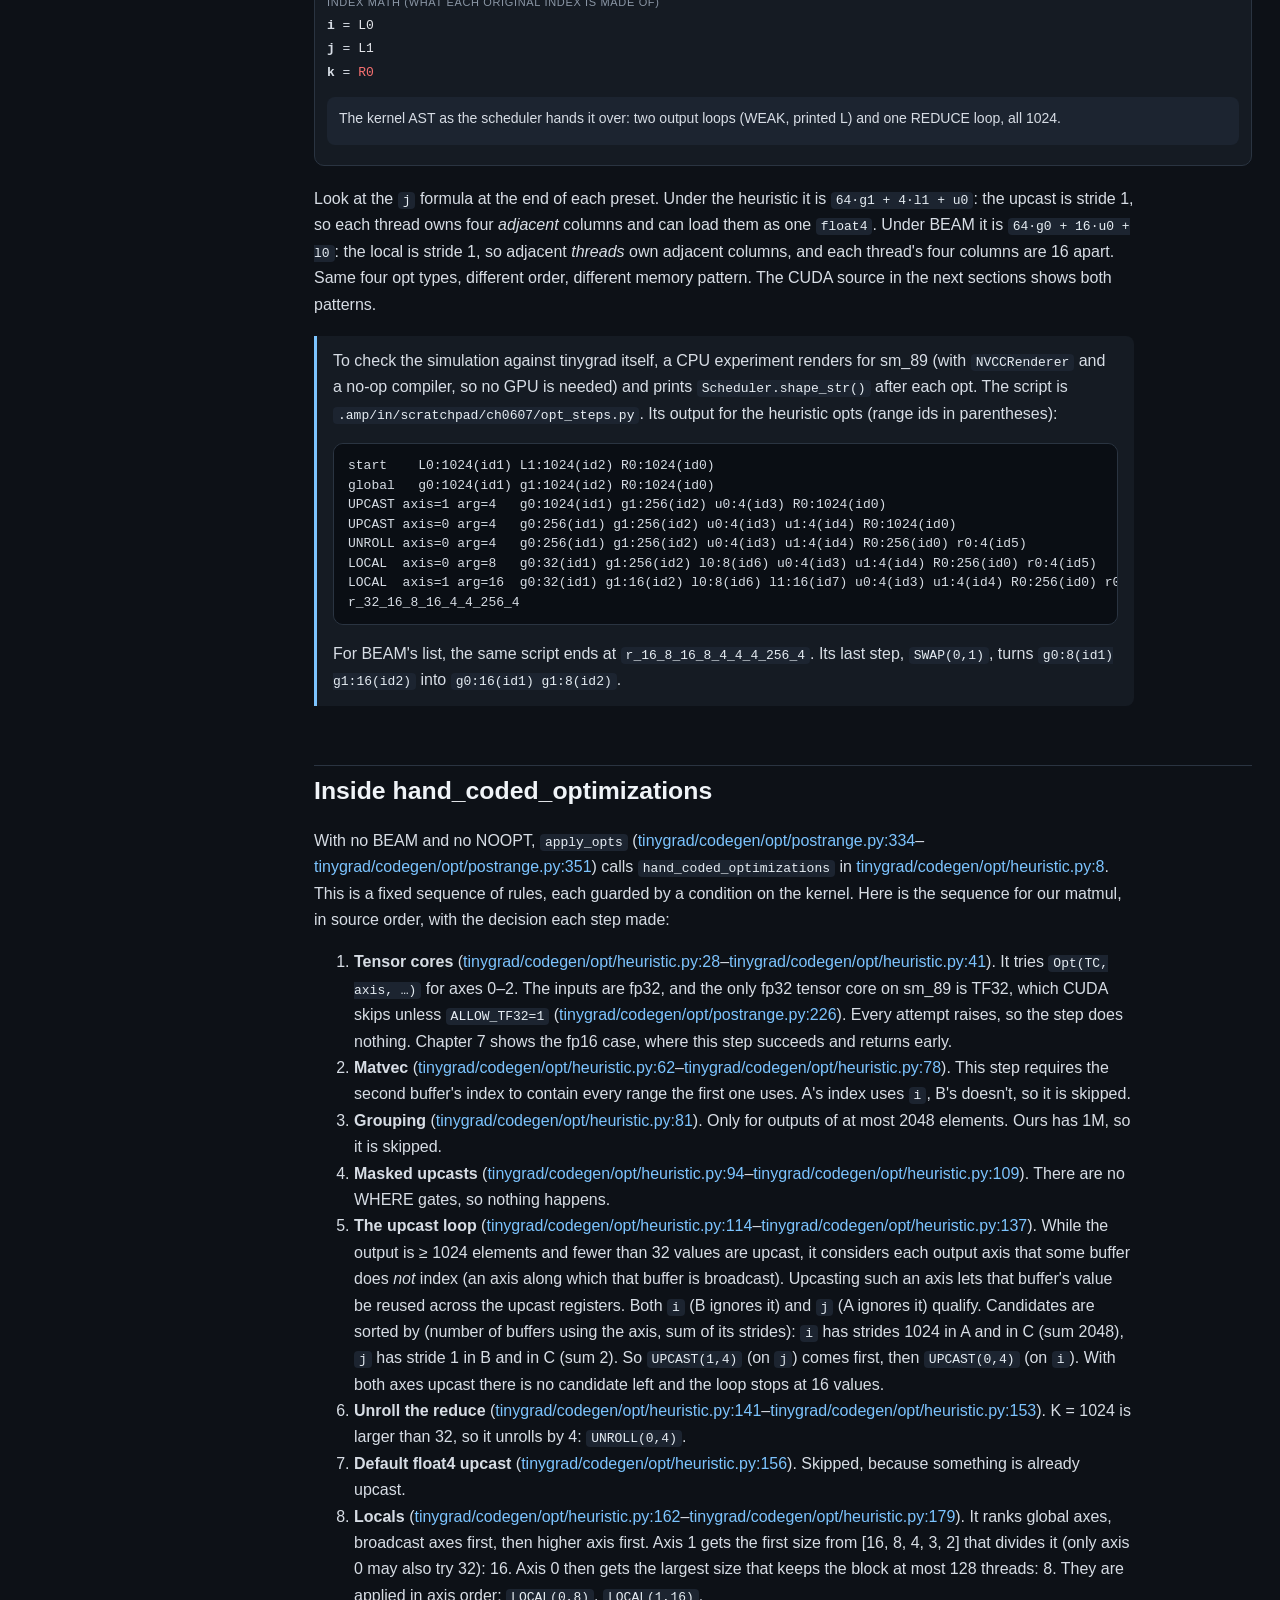
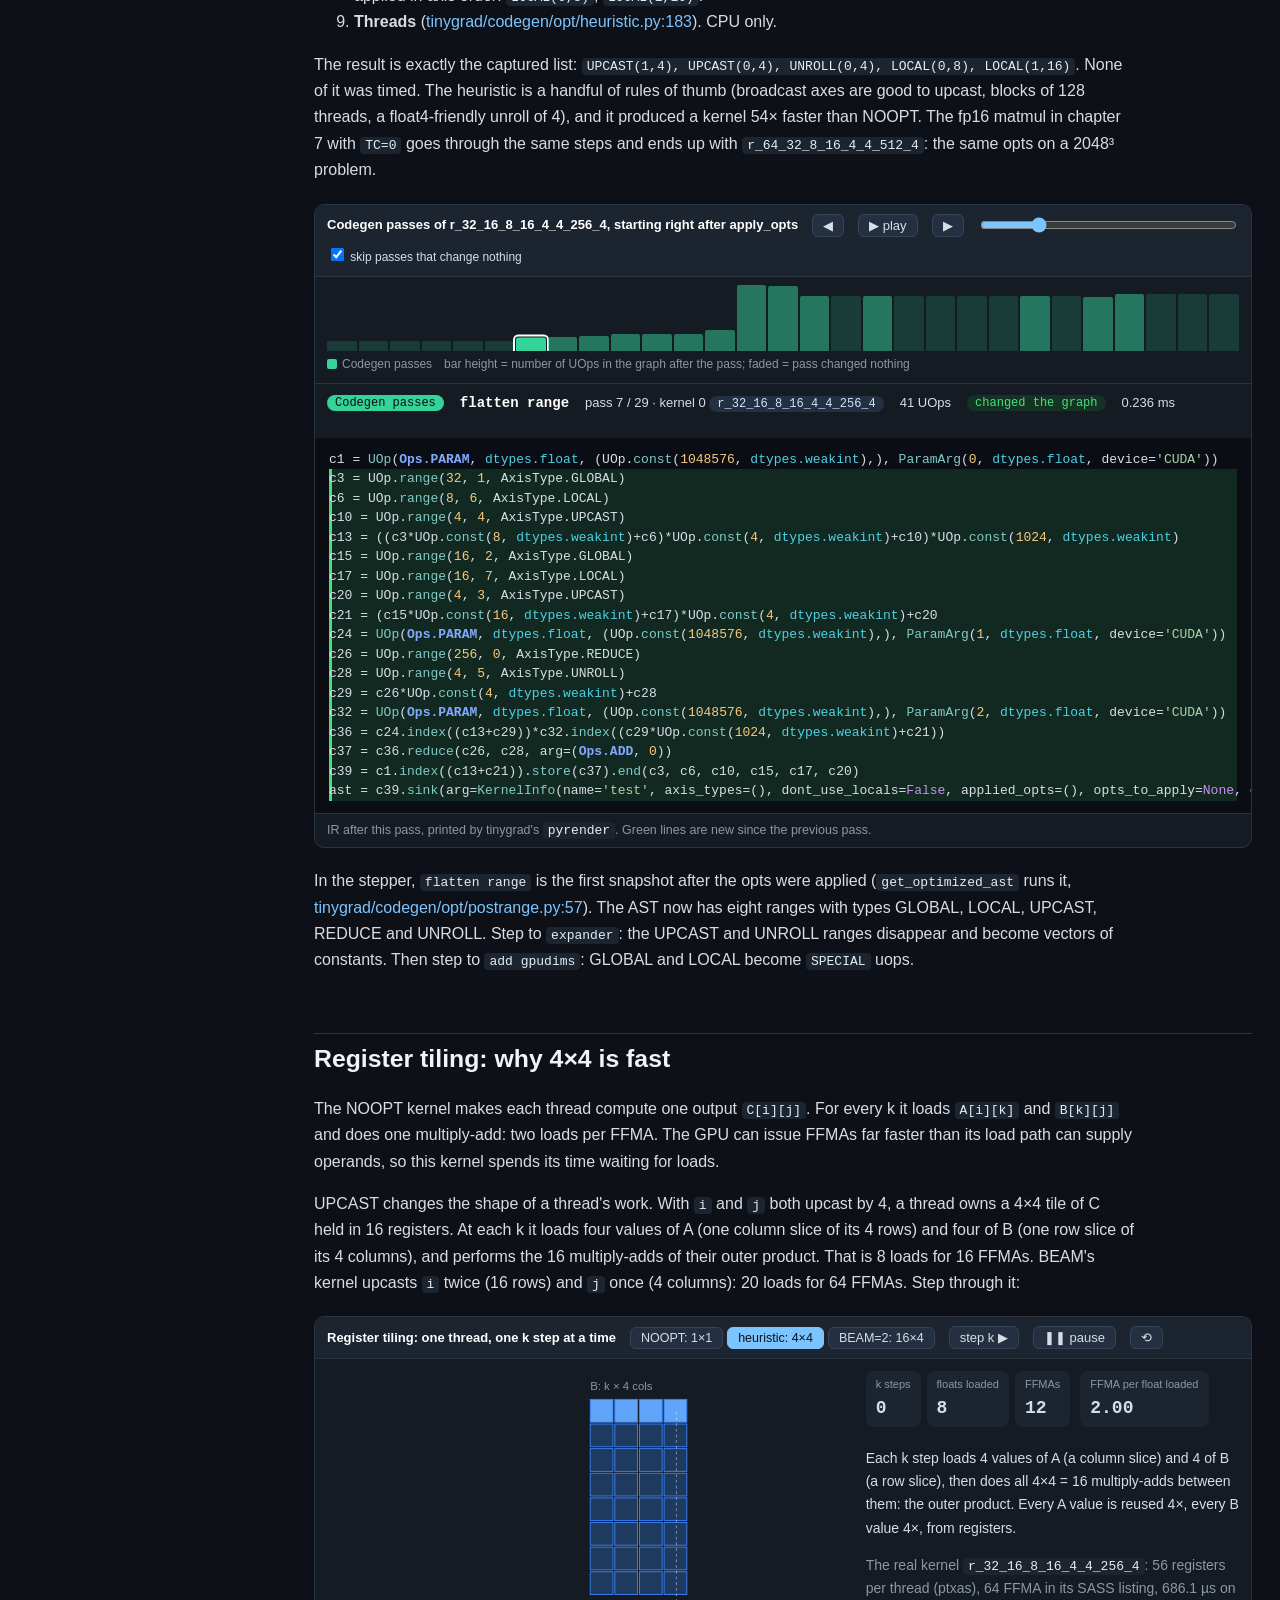
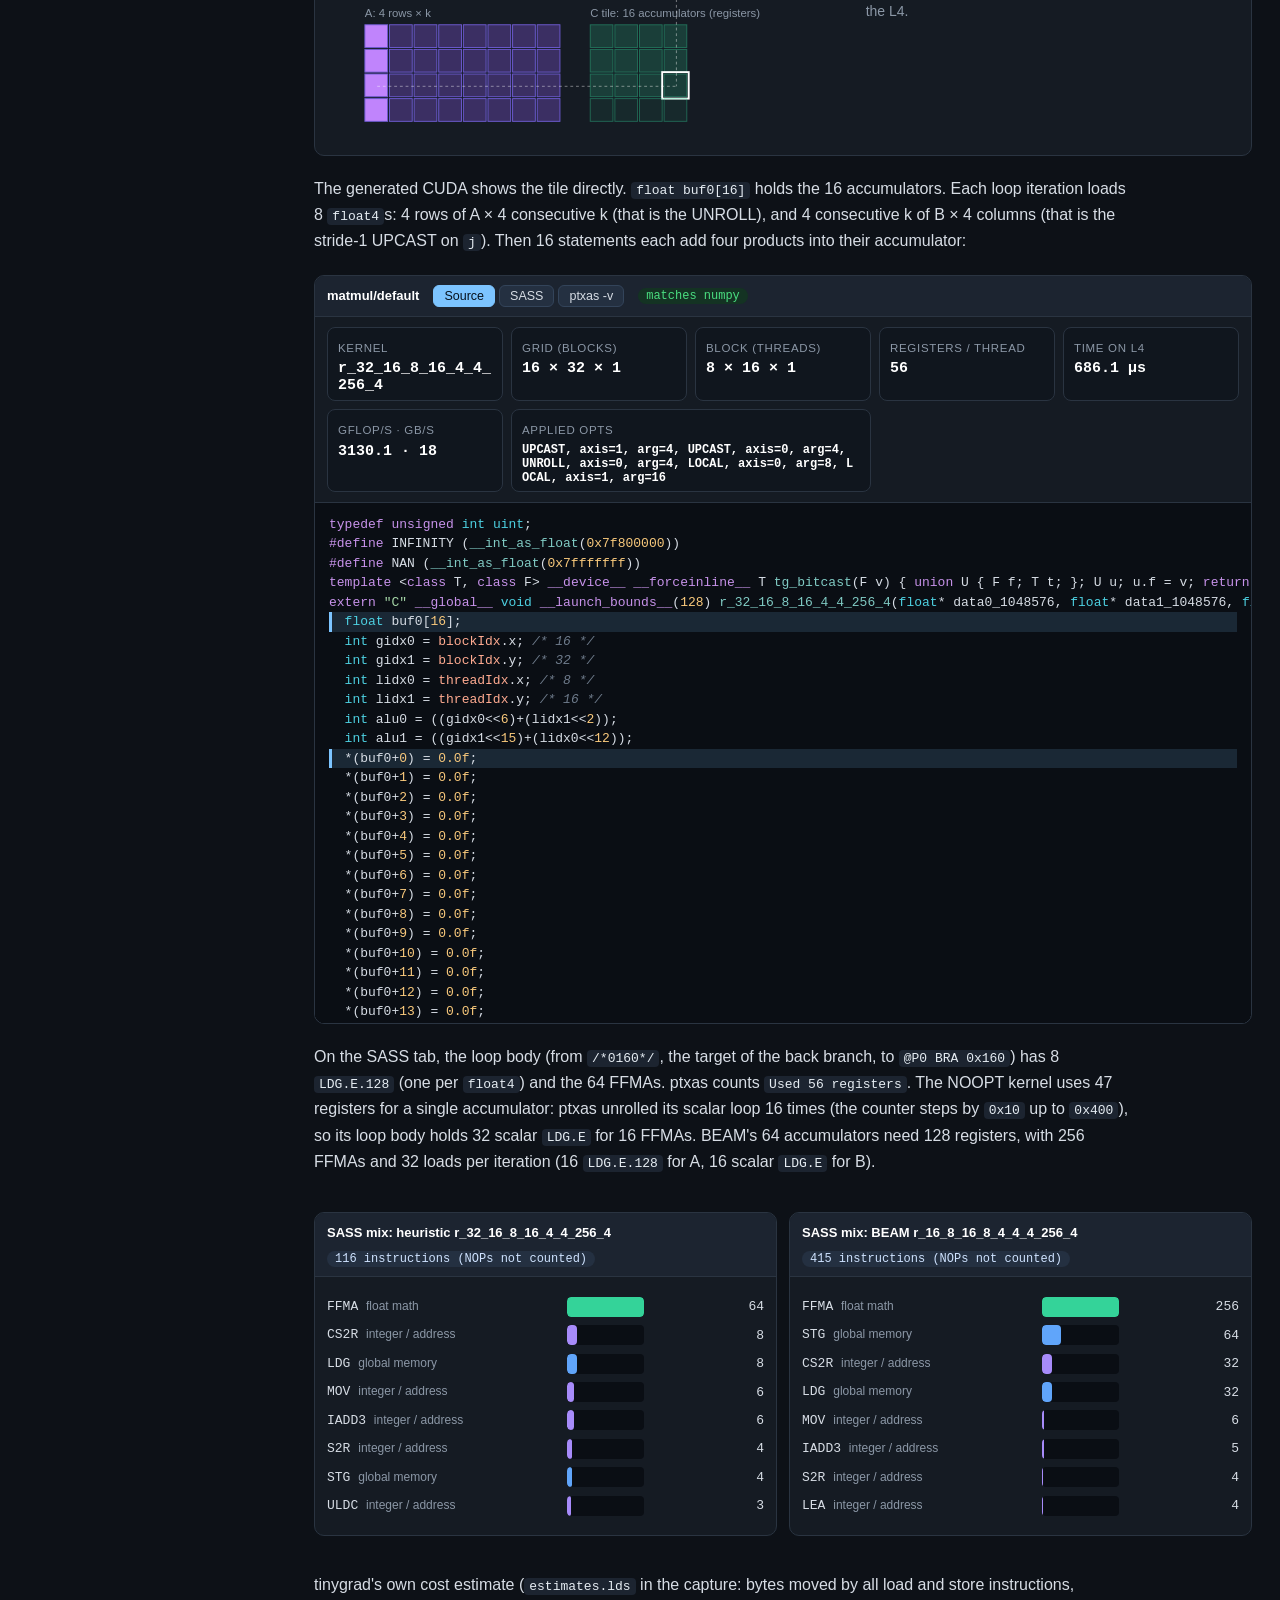
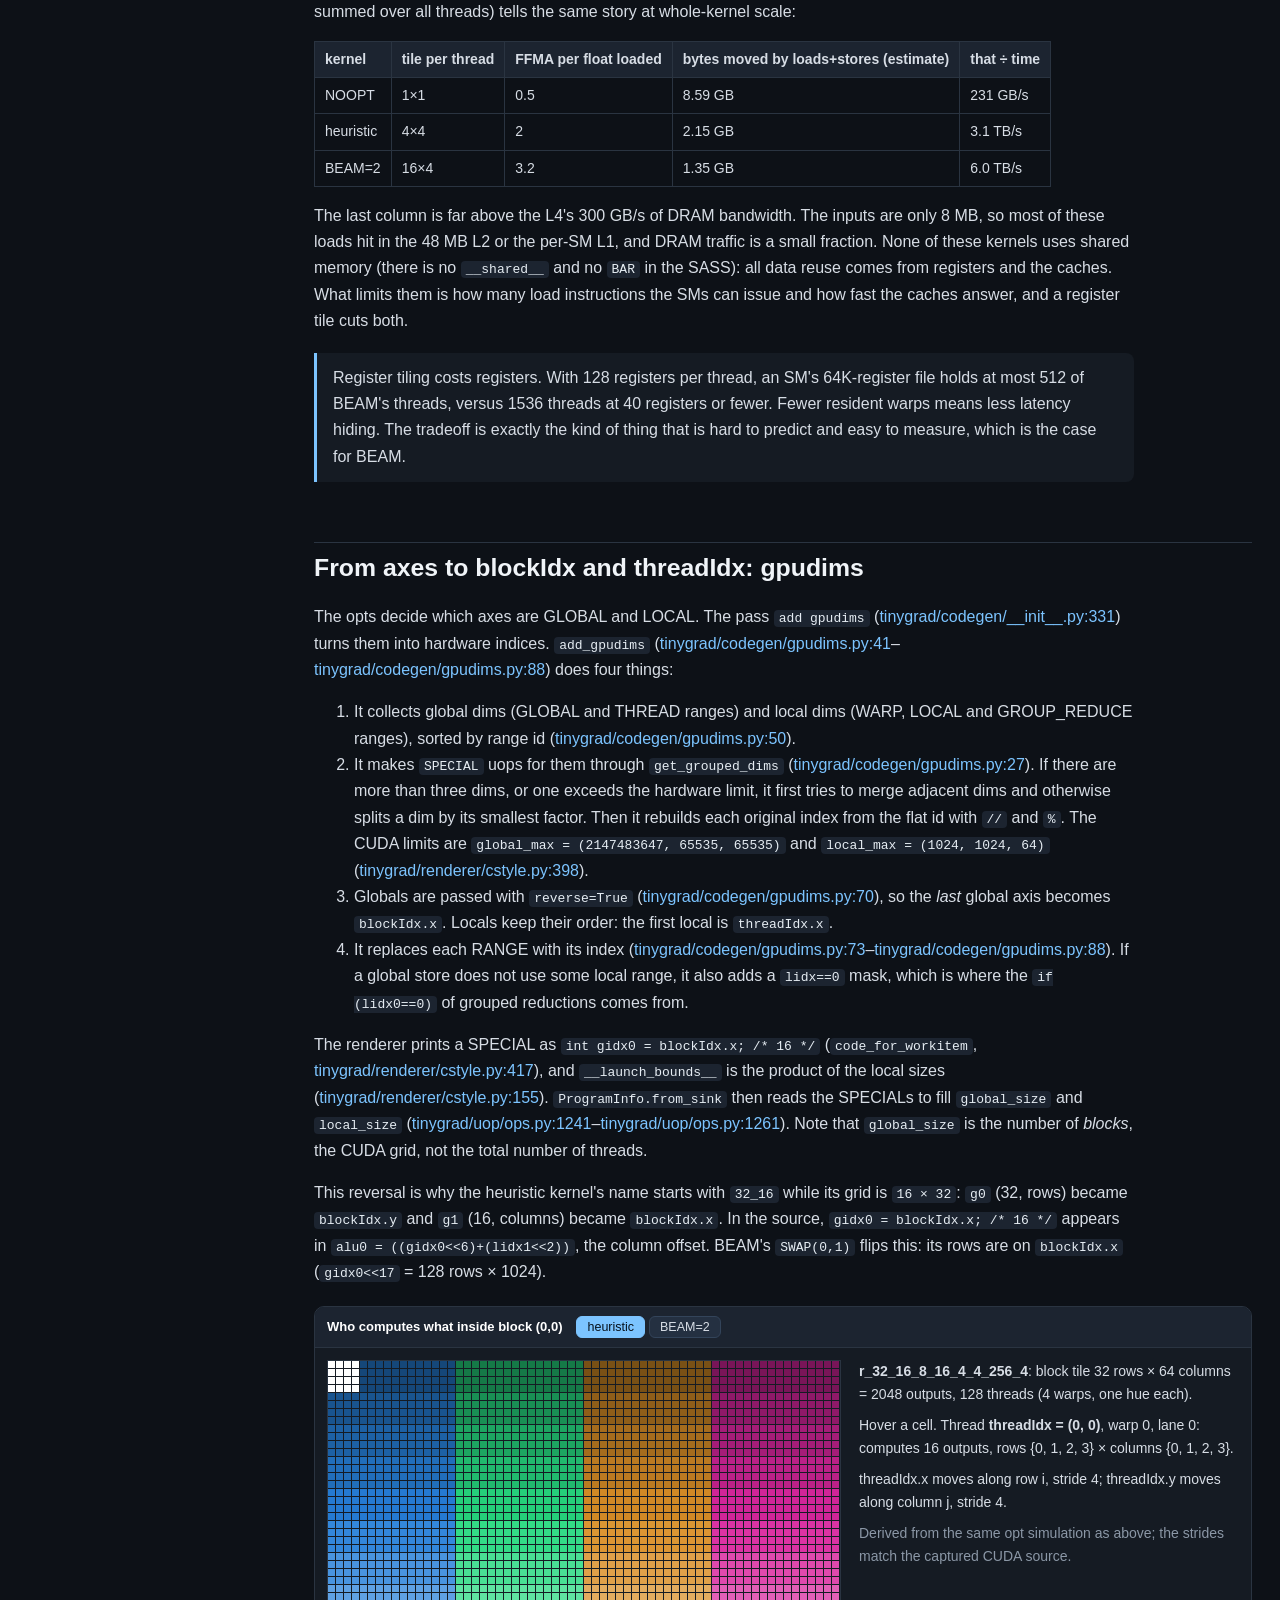
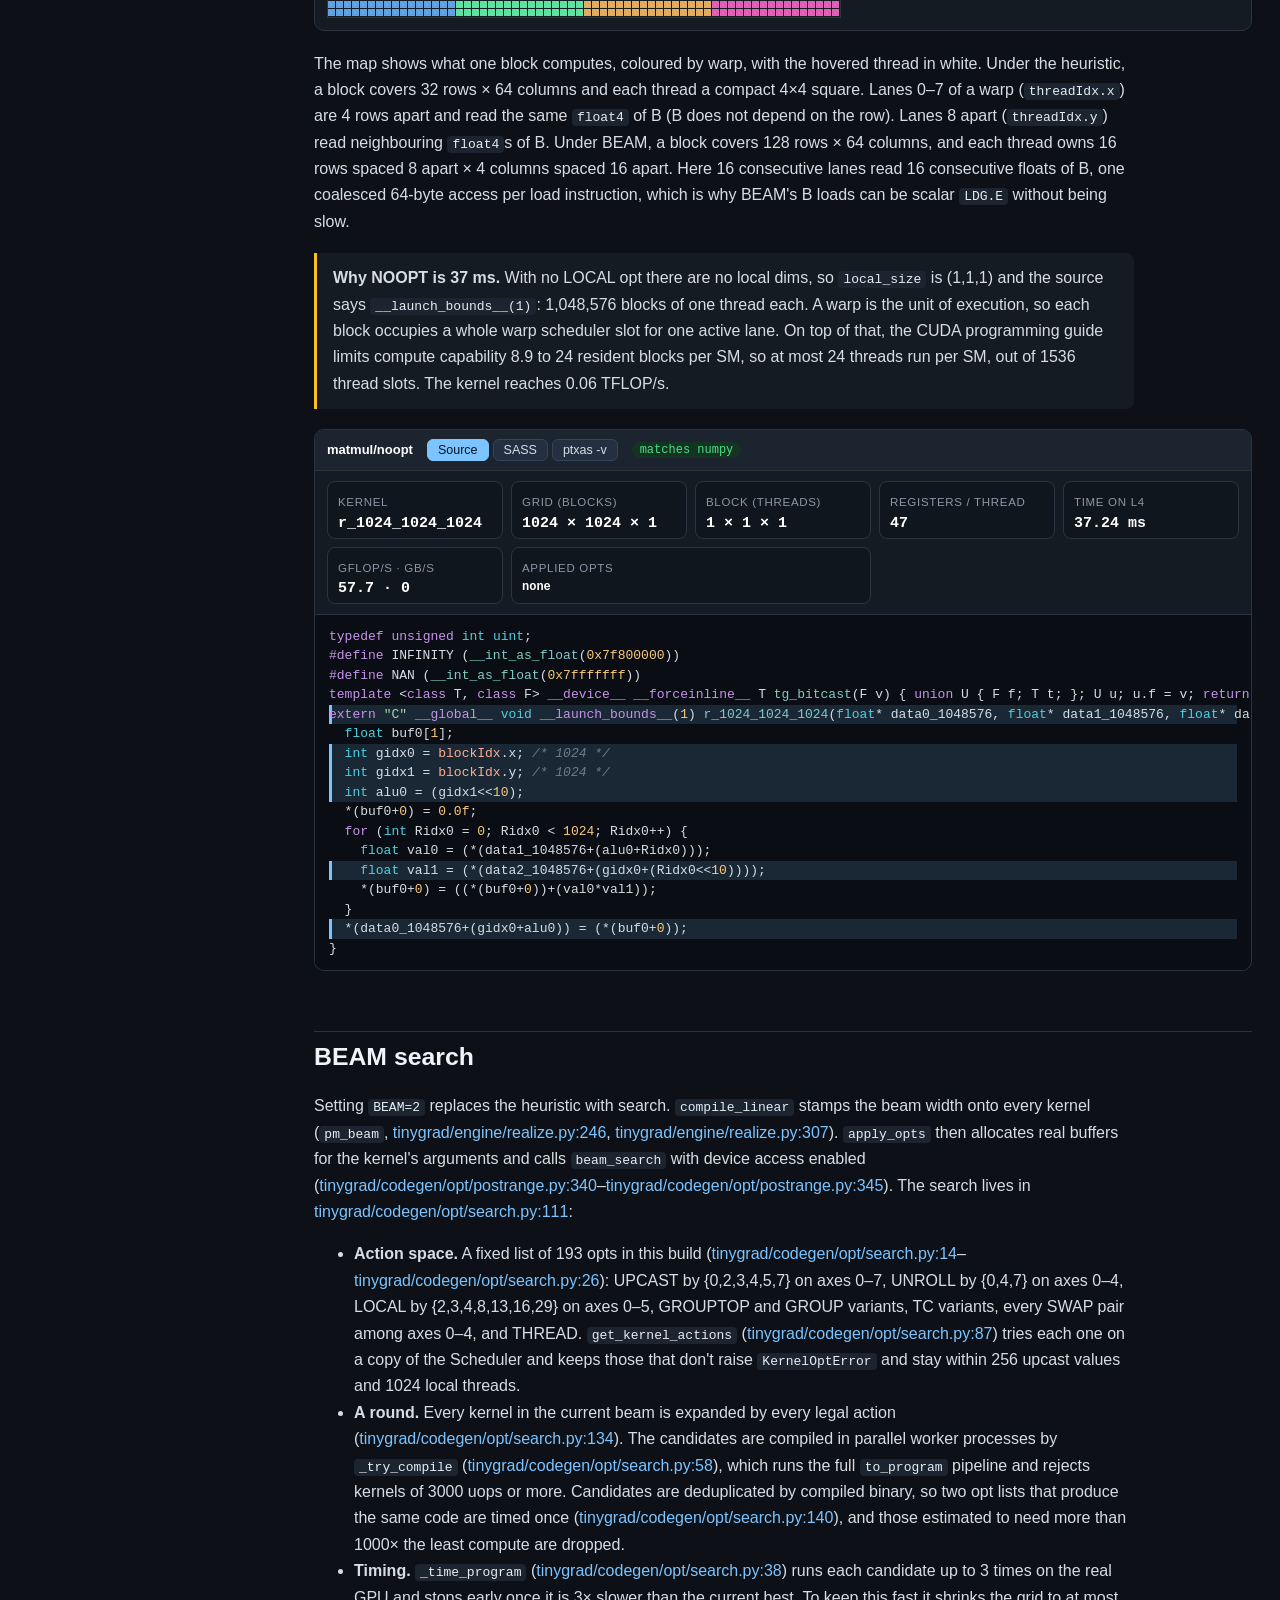
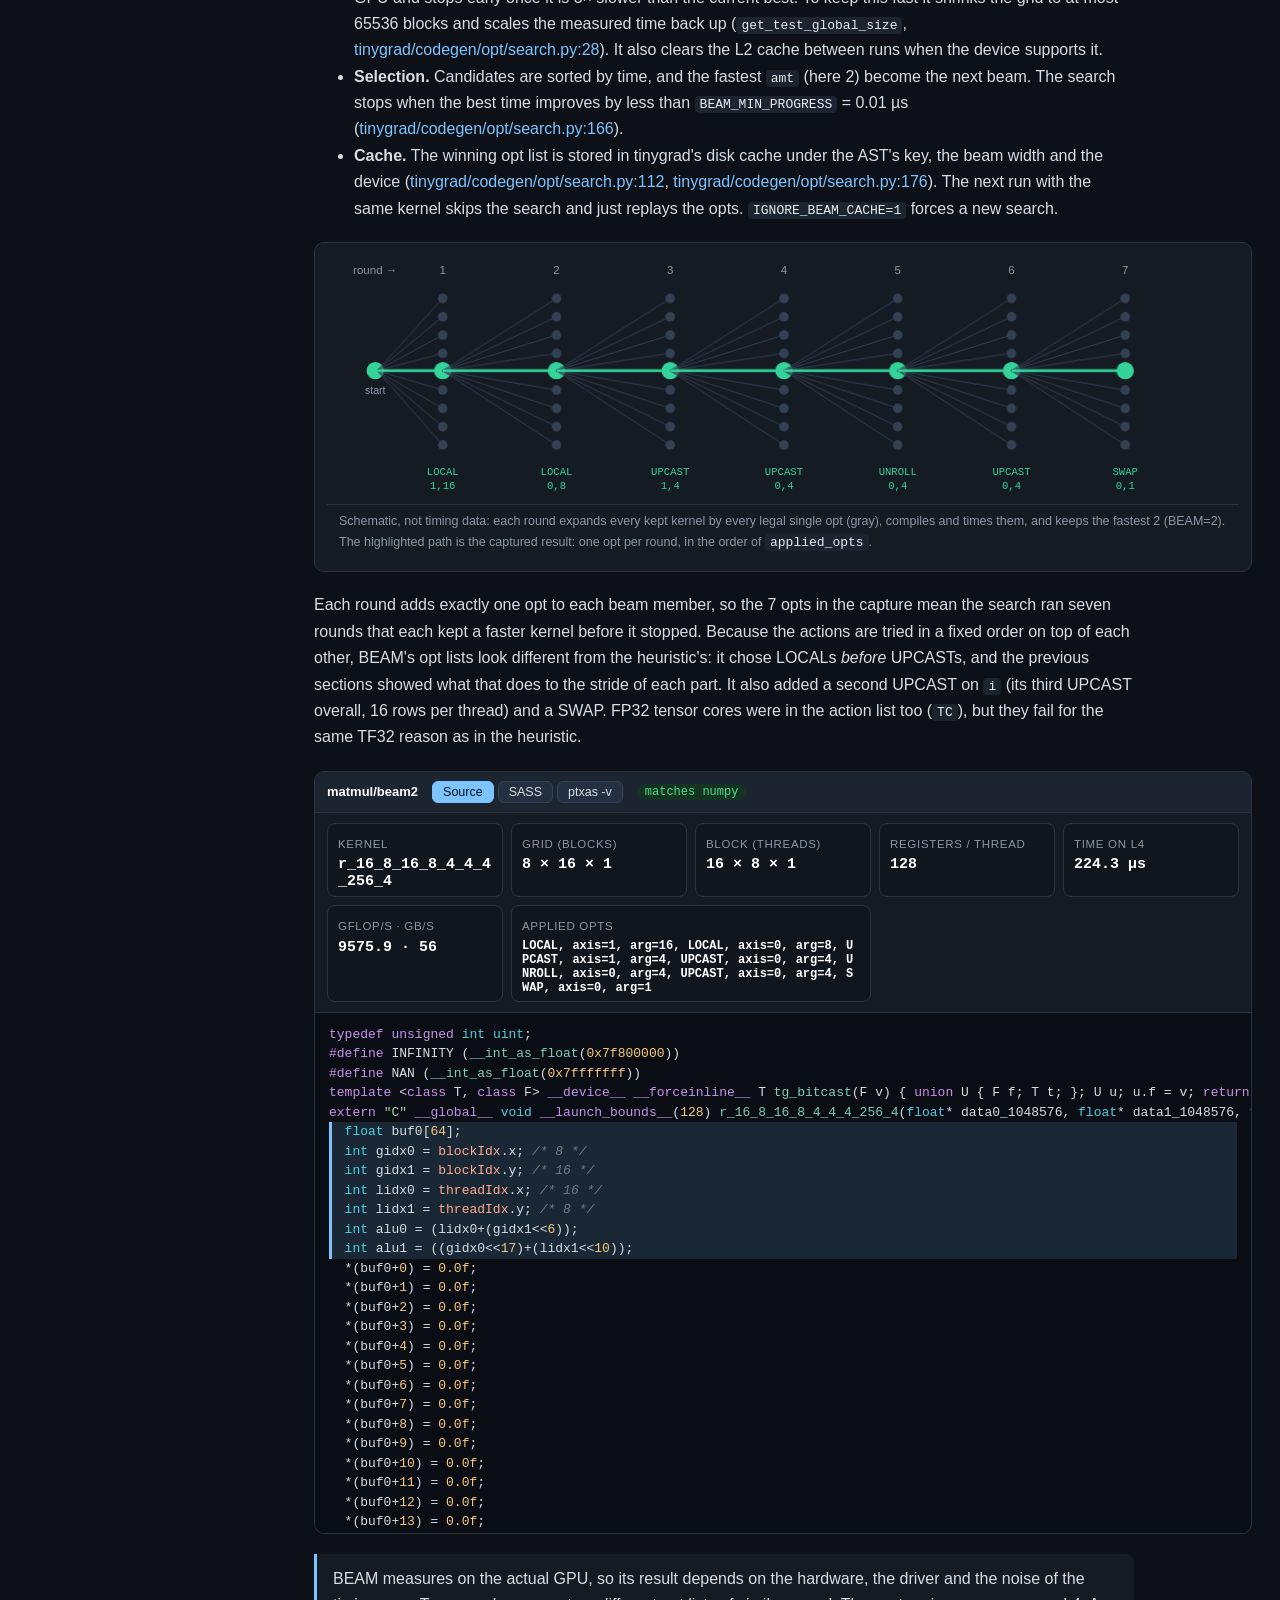
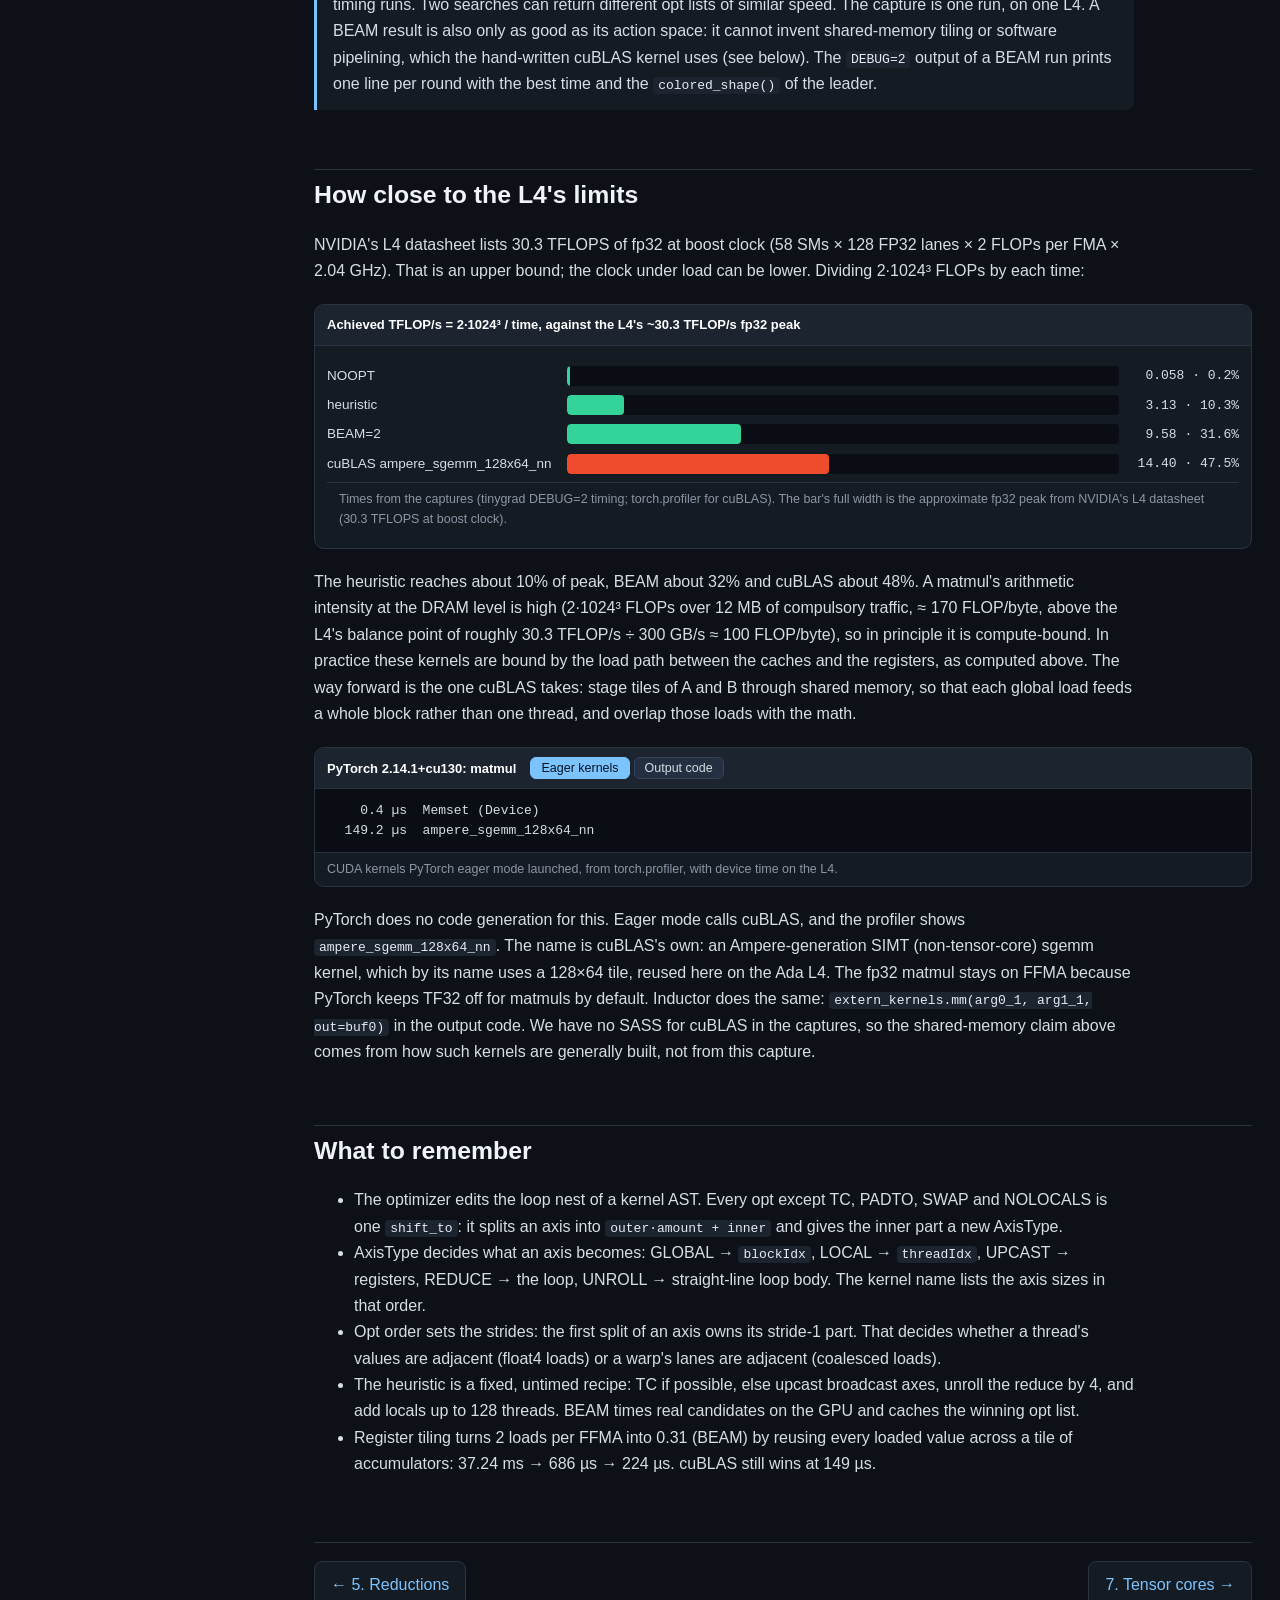
<file: book/ch06-optimizer.html>
<!doctype html>
<html lang="en"><head><meta charset="utf-8"><meta name="viewport" content="width=device-width,initial-scale=1">
<title>6. The optimizer: opts, heuristics, BEAM · From Python to SASS</title>
<link rel="stylesheet" href="assets/book.css">
<style>
.muted { color: var(--muted); }
.nm { font-family: var(--mono); font-size: 15px; } .nm i { color: #4b5563; font-style: normal; } .nm b { font-weight: 600; }
.ov-opts { display: flex; flex-wrap: wrap; gap: 6px; margin-bottom: 12px; }
.ov-o { cursor: pointer; font-family: var(--mono); font-size: 12px; opacity: .55; }
.ov-o.done { opacity: .9; } .ov-o.now { opacity: 1; outline: 2px solid var(--accent); }
.ov-bar { display: flex; gap: 3px; align-items: stretch; height: 64px; margin: 6px 0 2px; position: relative; padding-bottom: 16px; }
.ov-ax { border-radius: 6px; color: #0b1220; display: flex; flex-direction: column; align-items: center; justify-content: center; min-width: 34px; overflow: hidden; transition: flex .6s ease, background .6s; line-height: 1.15; }
.ov-ax b { font-family: var(--mono); font-size: 13px; } .ov-ax span { font-family: var(--mono); font-size: 14px; font-weight: 700; } .ov-ax em { font-size: 10px; font-style: normal; opacity: .75; }
.ov-tot { position: absolute; bottom: -2px; right: 0; font-size: 11px; color: var(--muted); }
.ov-grid { display: grid; grid-template-columns: 1.2fr 1fr; gap: 18px; margin-top: 10px; }
.ov-label { font-size: 11px; text-transform: uppercase; letter-spacing: .06em; color: var(--muted); margin: 8px 0 4px; }
.ov-form div { margin: 2px 0; font-size: 13px; }
.ov-t { margin: 0; font-size: 13px; } .ov-t td { padding: 3px 8px; } .ov-t td:last-child { font-family: var(--mono); }
.ov-msg { margin-top: 12px; padding: 10px 12px; background: var(--panel2); border-radius: 8px; font-size: 14px; min-height: 48px; }
.ov-check { margin-top: 8px; } .ov-check .chip { font-family: var(--mono); font-size: 12px; white-space: normal; }
.chip.bad { background: #7f1d1d; color: #fecaca; }
table.nd td, table.nd th { vertical-align: middle; }
.axchip { display: inline-block; border: 1px solid; border-radius: 6px; padding: 0 6px; margin: 2px; font-family: var(--mono); font-size: 12px; }
.axchip em { color: var(--muted); font-style: normal; font-size: 11px; }
.bm-body { display: flex; gap: 18px; align-items: flex-start; flex-wrap: wrap; }
.bm-body canvas { image-rendering: pixelated; border: 1px solid var(--line); max-width: 100%; cursor: crosshair; }
.bm-info { flex: 1; min-width: 240px; font-size: 14px; } .bm-info div { margin-bottom: 8px; }
.rt-body { display: flex; gap: 16px; flex-wrap: wrap; align-items: flex-start; }
.rt-body svg { flex: 1.4; min-width: 320px; width: 100%; }
.rt-info { flex: 1; min-width: 230px; font-size: 14px; }
.rt-n { display: inline-block; background: var(--panel2); border-radius: 8px; padding: 4px 10px; margin: 0 6px 6px 0; }
.rt-n span { display: block; font-size: 11px; color: var(--muted); } .rt-n b { font-family: var(--mono); font-size: 18px; }
.rt-l { fill: var(--muted); font-size: 12px; }
.rt-a { fill: #3b2f63; stroke: #6d5bd0; } .rt-b { fill: #1e3a5f; stroke: #3b82f6; }
.rt-a.used, .rt-b.used { opacity: .35; } .rt-a.hot { fill: #c084fc; } .rt-b.hot { fill: #60a5fa; }
.rt-c { stroke: #34d399; stroke-opacity: .4; } .rt-now { fill: none; stroke: #fff; stroke-width: 2; }
.rt-ln { stroke: #fff; stroke-opacity: .45; stroke-dasharray: 3 3; }
#beam-tree svg { width: 100%; }
.bt-l { fill: var(--muted); font-size: 12px; text-anchor: middle; }
.bt-n circle { fill: #334155; } .bt-n.win circle { fill: var(--s-codegen); } .bt-n text { fill: var(--muted); font-size: 11px; text-anchor: middle; }
.bt-e { stroke: #334155; stroke-width: 1; opacity: 0; } .bt-w { stroke: var(--s-codegen); stroke-width: 3; opacity: 0; }
.bt-o { fill: var(--s-codegen); font-family: var(--mono); font-size: 11px; text-anchor: middle; opacity: 0; }
#beam-tree.go .bt-e { animation: btfade .5s forwards; } #beam-tree.go .bt-w, #beam-tree.go .bt-o { animation: btfade .5s forwards; }
@keyframes btfade { to { opacity: 1; } }
#beam-tree .bt-n.cand circle { opacity: 0; } #beam-tree.go .bt-n.cand circle { animation: btfade .8s .2s forwards; }
</style></head>
<body><main>
<div class="kicker">Chapter 6</div><h1>The optimizer: opts, heuristics, BEAM</h1>
<p class="lede">The same one-line matmul, <code>a @ b</code> on two 1024×1024 fp32 matrices, ran in 37.24 ms, 686 µs or 224 µs on the L4 depending on one environment variable. Nothing upstream changed: the schedule, the AST and the fusion decisions are identical. What changed is a short list of <em>opts</em> that tinygrad applied to the kernel's loop nest. This chapter takes that list apart: what each OptOp does to the axes, how the kernel name encodes the result, how the hand-coded heuristic picks its opts, what BEAM search does instead, and why a 4×4 or 16×4 register tile is worth a 54–166× speedup.</p>
<div class="pipeline" data-active="codegen"></div>

<h2>Three kernels for one line of Python</h2>
<p>The harness ran <code>a @ b</code> three ways (see <code>harness/examples.py</code>): with no environment variables, with <code>NOOPT=1</code>, and with <code>BEAM=2</code>. Each produced exactly one kernel. PyTorch, for comparison, called cuBLAS.</p>
<div class="bars" data-keys="matmul/noopt,matmul/default,matmul/beam2,matmul/torch:eager" data-labels="NOOPT=1  r_1024_1024_1024|default  r_32_16_8_16_4_4_256_4|BEAM=2  r_16_8_16_8_4_4_4_256_4|PyTorch eager (cuBLAS)"></div>
<table>
<tr><th>variant</th><th>kernel</th><th>grid (blocks)</th><th>block (threads)</th><th>registers</th><th>time on L4</th></tr>
<tr><td><code>NOOPT=1</code></td><td><code>r_1024_1024_1024</code></td><td>1024 × 1024</td><td>1</td><td>47</td><td>37.24 ms</td></tr>
<tr><td>default (heuristic)</td><td><code>r_32_16_8_16_4_4_256_4</code></td><td>16 × 32</td><td>8 × 16 = 128</td><td>56</td><td>686.08 µs</td></tr>
<tr><td><code>BEAM=2</code></td><td><code>r_16_8_16_8_4_4_4_256_4</code></td><td>8 × 16</td><td>16 × 8 = 128</td><td>128</td><td>224.26 µs</td></tr>
<tr><td>PyTorch eager / Inductor</td><td><code>ampere_sgemm_128x64_nn</code></td><td colspan="3">cuBLAS (not captured)</td><td>149.18 µs</td></tr>
</table>
<p>All three tinygrad kernels match numpy to 2.3·10⁻⁴ (the <code>check</code> field). They compute the same 2·1024³ ≈ 2.15 GFLOP. They differ only in how that work is spread over blocks, threads and registers. The torch capture also includes a 0.42 µs <code>Memset (Device)</code>, which the bar adds to cuBLAS's 149.18 µs. Under <code>torch.compile</code>, Inductor does not generate a Triton kernel for this. Its output code calls <code>extern_kernels.mm</code>, which ends up in the same cuBLAS kernel at the same 149.18 µs.</p>

<h2>The vocabulary: axes, AxisType and kernel names</h2>
<p>By the time the optimizer runs, a kernel is a SINK whose loops are <code>RANGE</code> UOps (see chapter 2). For the matmul there are three: two output loops <code>i</code>, <code>j</code> and one reduce loop <code>k</code>. You can see them in the kernel AST as <code>UOp.range(1024, 1, AxisType.WEAK)</code>, <code>UOp.range(1024, 2, AxisType.WEAK)</code> and <code>UOp.range(1024, 0, AxisType.REDUCE)</code>. The second argument is the range's id and the third is its <strong>AxisType</strong>.</p>
<div class="kernel-view" data-key="matmul/default" data-tabs="ast,source" data-tab="ast" data-highlight="range\("></div>
<p><code>AxisType</code> is defined in <a class="src" data-src="tinygrad/uop/ops.py#L17"></a>. The letters and colours tinygrad uses to print each type are at <a class="src" data-src="tinygrad/uop/ops.py#L38"></a>–<a class="src" data-src="tinygrad/uop/ops.py#L42"></a>. The sort position that orders axes is <code>axis_to_pos</code> at <a class="src" data-src="tinygrad/uop/ops.py#L45"></a>. The types a CUDA matmul uses:</p>
<table>
<tr><th>AxisType</th><th>letter</th><th>colour</th><th>position</th><th>what it becomes in CUDA</th></tr>
<tr><td>WEAK</td><td>L</td><td>white</td><td>−1</td><td>an output loop that has not been assigned yet. On a GPU, <code>convert_loop_to_global</code> turns it into GLOBAL</td></tr>
<tr><td>GLOBAL</td><td>g</td><td><span style="color:#60a5fa">blue</span></td><td>0</td><td>a <code>blockIdx</code> dimension (<code>gidx</code>)</td></tr>
<tr><td>WARP</td><td>w</td><td><span style="color:#a5f3fc">bright cyan</span></td><td>1</td><td>the 32 lanes of a tensor-core warp (chapter 7)</td></tr>
<tr><td>LOCAL</td><td>l</td><td><span style="color:#22d3ee">cyan</span></td><td>2</td><td>a <code>threadIdx</code> dimension (<code>lidx</code>)</td></tr>
<tr><td>GROUP_REDUCE</td><td>G</td><td><span style="color:#fb7185">bright red</span></td><td>2</td><td>threads that split a reduction and combine it through shared memory (chapter 5)</td></tr>
<tr><td>UPCAST</td><td>u</td><td><span style="color:#facc15">yellow</span></td><td>3</td><td>no loop, no thread index: N separate values in registers</td></tr>
<tr><td>REDUCE</td><td>R</td><td><span style="color:#f87171">red</span></td><td>4</td><td>the <code>for (Ridx0 …)</code> loop</td></tr>
<tr><td>UNROLL</td><td>r</td><td><span style="color:#e879f9">magenta</span></td><td>5</td><td>part of the reduce loop written out in straight-line code</td></tr>
</table>
<p>The <code>Scheduler</code> (the optimizer's view of a kernel) lists the ranges sorted by <code>(axis_to_pos, id)</code> (<a class="src" data-src="tinygrad/codegen/opt/postrange.py#L21"></a>). Two things depend on that order. Opt axis numbers count positions in it, and the kernel name is built from it (<a class="src" data-src="tinygrad/codegen/opt/postrange.py#L50"></a>–<a class="src" data-src="tinygrad/codegen/opt/postrange.py#L58"></a>). The name is <code>r</code> if the kernel has a REDUCE (<code>E</code> if it doesn't), followed by every axis size in that order, each printed in its type's colour. With colours off you only see the digits, so the order is what you have to remember: <span style="color:#60a5fa">globals</span>, warp, <span style="color:#22d3ee">locals</span>, <span style="color:#facc15">upcasts</span>, <span style="color:#f87171">reduce</span>, <span style="color:#e879f9">unroll</span>.</p>
<div id="name-decode" class="reveal" data-keys="matmul/noopt,matmul/default,matmul/beam2"></div>
<p>So <code>r_32_16_8_16_4_4_256_4</code> reads: 32·16 = 512 blocks, 8·16 = 128 threads per block, a 4×4 tile of outputs per thread (512·128·16 = 1024² outputs), and a reduce loop of 256 iterations that each do 4 values of k (256·4 = 1024). The decoder above is computed by replaying each capture's <code>applied_opts</code>, the same way the next widget does, and checking that the result equals the captured name.</p>

<h2>OptOps: the moves</h2>
<p>An opt is a frozen dataclass <code>Opt(op, axis, arg)</code> (<a class="src" data-src="tinygrad/codegen/opt/__init__.py#L11"></a>). There are ten ops (<a class="src" data-src="tinygrad/codegen/opt/__init__.py#L6"></a>). <code>Scheduler.apply_opt</code> (<a class="src" data-src="tinygrad/codegen/opt/postrange.py#L121"></a>–<a class="src" data-src="tinygrad/codegen/opt/postrange.py#L212"></a>) turns each one into a rewrite of the AST. Six of them map to an AxisType through <code>opt_to_at</code> (<a class="src" data-src="tinygrad/codegen/opt/postrange.py#L133"></a>) and are implemented by a single primitive, <code>shift_to</code> (<a class="src" data-src="tinygrad/codegen/opt/postrange.py#L90"></a>–<a class="src" data-src="tinygrad/codegen/opt/postrange.py#L97"></a>):</p>
<pre class="code static" data-lang="python">
def shift_to(self, rng, amount, new_type, top=False, input_new_rng=None):
  if (old_sz:=rng.src[0].divides(amount)) is None: raise KernelOptError(...)
  new_rng = UOp.range(amount, next(self.opt_range), new_type)        # a fresh range id
  replaced_rng = rng.replace(src=(old_sz,))                          # same id, smaller size
  sub_axis = (new_rng * old_sz + replaced_rng) if top else (replaced_rng * amount + new_rng)
  self.ast = self.ast.substitute({rng:sub_axis})
</pre>
<p>Every split replaces a range <code>r</code> of size N with <code>r'·amount + new</code>, where <code>r'</code> has size N/amount. The new sub-axis is the <em>inner</em>, stride-1 part of the old index, unless <code>top=True</code>, which makes it the outer part. Because the AST is rewritten, every INDEX that used <code>r</code> now uses the two-term expression, and later passes such as the expander and gpudims see two ranges instead of one. Opt order matters: the second split of an axis splits what the first one left over (<code>r'</code>), so the first opt applied to an axis owns its fastest-varying bits.</p>
<table>
<tr><th>OptOp</th><th>what it does</th><th>checks in <code>apply_opt</code></th></tr>
<tr><td><code>UPCAST</code></td><td>split off <code>arg</code> values of a GLOBAL/LOCAL axis into UPCAST: one thread computes <code>arg</code> outputs in registers</td><td>arg ≤ 16, only GLOBAL/LOCAL/WEAK (<a class="src" data-src="tinygrad/codegen/opt/postrange.py#L157"></a>)</td></tr>
<tr><td><code>UNROLL</code></td><td>split off <code>arg</code> steps of a reduce axis into UNROLL: the loop body handles <code>arg</code> values of k. The axis number counts reduce axes only (<a class="src" data-src="tinygrad/codegen/opt/postrange.py#L115"></a>)</td><td>arg ≤ 32, only REDUCE/GROUP_REDUCE (<a class="src" data-src="tinygrad/codegen/opt/postrange.py#L154"></a>)</td></tr>
<tr><td><code>LOCAL</code></td><td>split off <code>arg</code> of a GLOBAL axis into LOCAL: those become threads of one block</td><td>only GLOBAL/WEAK, not with NOLOCALS (<a class="src" data-src="tinygrad/codegen/opt/postrange.py#L160"></a>)</td></tr>
<tr><td><code>GROUP</code> / <code>GROUPTOP</code></td><td>split a REDUCE axis into GROUP_REDUCE (threads that cooperate on one reduction through shared memory). GROUPTOP uses <code>top=True</code>. The axis counts reduce axes</td><td>REDUCE only, no TC, shared memory ≤ <code>shared_max</code> (<a class="src" data-src="tinygrad/codegen/opt/postrange.py#L143"></a>, <a class="src" data-src="tinygrad/codegen/opt/postrange.py#L168"></a>)</td></tr>
<tr><td><code>THREAD</code></td><td>split a WEAK axis over CPU threads (<code>top=True</code>)</td><td>only renderers with <code>has_threads</code>, i.e. CPU (<a class="src" data-src="tinygrad/codegen/opt/postrange.py#L163"></a>)</td></tr>
<tr><td><code>TC</code></td><td>rebuild the reduce as a tensor-core WMMA (chapter 7)</td><td>must be the first opt (<a class="src" data-src="tinygrad/codegen/opt/postrange.py#L174"></a>)</td></tr>
<tr><td><code>PADTO</code></td><td>round an axis up to a multiple of <code>arg</code> and mask the extra iterations</td><td>at most 4× the work, not on upcast/unroll axes (<a class="src" data-src="tinygrad/codegen/opt/postrange.py#L183"></a>)</td></tr>
<tr><td><code>SWAP</code></td><td>exchange the range ids of two GLOBAL axes, which reorders them</td><td>both GLOBAL (<a class="src" data-src="tinygrad/codegen/opt/postrange.py#L198"></a>)</td></tr>
<tr><td><code>NOLOCALS</code></td><td>forbid locals. The launch then uses flat <code>blockIdx*blockDim+threadIdx</code> indices</td><td>no LOCAL/WARP/GROUP_REDUCE axes yet (<a class="src" data-src="tinygrad/codegen/opt/postrange.py#L122"></a>)</td></tr>
</table>
<p>An argument of 0 means "the whole axis" (<a class="src" data-src="tinygrad/codegen/opt/postrange.py#L140"></a>). Every illegal opt raises <code>KernelOptError</code>. The heuristic catches it and moves on, and BEAM uses it to prune its action list. Elsewhere in the book you have seen <code>GROUPTOP(0,16)</code> on row sums (<code>r_1024_16_64</code>, chapter 5) and <code>UPCAST(0,4)</code> plus <code>LOCAL(0,32)</code> on <code>a + b</code> (<code>E_8192_32_4</code>, chapter 1). The matmul uses UPCAST, UNROLL, LOCAL and, under BEAM, SWAP.</p>

<h2>Apply the opts yourself</h2>
<p>The widget below starts from the AST's loop nest and applies the opts listed in the capture's <code>applied_opts</code>, one click per opt, following the <code>shift_to</code> rules above. The bar shows the axes in the Scheduler's order, coloured by type. Each segment's width is proportional to log₂ of its size, so the total width (30 bits = 1024³) never changes: an opt only moves bits between types. Below the bar you can see the name being built, what each original index <code>i</code>, <code>j</code>, <code>k</code> is made of, and the launch shape. At the last step it checks the simulated name, grid and block against what tinygrad actually produced on the L4. Switch the preset to see BEAM's seven opts.</p>
<div id="opt-viz" data-keys="matmul/default,matmul/beam2"></div>
<p>Look at the <code>j</code> formula at the end of each preset. Under the heuristic it is <code>64·g1 + 4·l1 + u0</code>: the upcast is stride 1, so each thread owns four <em>adjacent</em> columns and can load them as one <code>float4</code>. Under BEAM it is <code>64·g0 + 16·u0 + l0</code>: the local is stride 1, so adjacent <em>threads</em> own adjacent columns, and each thread's four columns are 16 apart. Same four opt types, different order, different memory pattern. The CUDA source in the next sections shows both patterns.</p>
<div class="callout">To check the simulation against tinygrad itself, a CPU experiment renders for sm_89 (with <code>NVCCRenderer</code> and a no-op compiler, so no GPU is needed) and prints <code>Scheduler.shape_str()</code> after each opt. The script is <code>.amp/in/scratchpad/ch0607/opt_steps.py</code>. Its output for the heuristic opts (range ids in parentheses):
<pre class="code static" data-lang="text">
start    L0:1024(id1) L1:1024(id2) R0:1024(id0)
global   g0:1024(id1) g1:1024(id2) R0:1024(id0)
UPCAST axis=1 arg=4   g0:1024(id1) g1:256(id2) u0:4(id3) R0:1024(id0)
UPCAST axis=0 arg=4   g0:256(id1) g1:256(id2) u0:4(id3) u1:4(id4) R0:1024(id0)
UNROLL axis=0 arg=4   g0:256(id1) g1:256(id2) u0:4(id3) u1:4(id4) R0:256(id0) r0:4(id5)
LOCAL  axis=0 arg=8   g0:32(id1) g1:256(id2) l0:8(id6) u0:4(id3) u1:4(id4) R0:256(id0) r0:4(id5)
LOCAL  axis=1 arg=16  g0:32(id1) g1:16(id2) l0:8(id6) l1:16(id7) u0:4(id3) u1:4(id4) R0:256(id0) r0:4(id5)
r_32_16_8_16_4_4_256_4
</pre>
For BEAM's list, the same script ends at <code>r_16_8_16_8_4_4_4_256_4</code>. Its last step, <code>SWAP(0,1)</code>, turns <code>g0:8(id1) g1:16(id2)</code> into <code>g0:16(id1) g1:8(id2)</code>.</div>

<h2>Inside hand_coded_optimizations</h2>
<p>With no BEAM and no NOOPT, <code>apply_opts</code> (<a class="src" data-src="tinygrad/codegen/opt/postrange.py#L334"></a>–<a class="src" data-src="tinygrad/codegen/opt/postrange.py#L351"></a>) calls <code>hand_coded_optimizations</code> in <a class="src" data-src="tinygrad/codegen/opt/heuristic.py#L8"></a>. This is a fixed sequence of rules, each guarded by a condition on the kernel. Here is the sequence for our matmul, in source order, with the decision each step made:</p>
<ol>
<li><strong>Tensor cores</strong> (<a class="src" data-src="tinygrad/codegen/opt/heuristic.py#L28"></a>–<a class="src" data-src="tinygrad/codegen/opt/heuristic.py#L41"></a>). It tries <code>Opt(TC, axis, …)</code> for axes 0–2. The inputs are fp32, and the only fp32 tensor core on sm_89 is TF32, which CUDA skips unless <code>ALLOW_TF32=1</code> (<a class="src" data-src="tinygrad/codegen/opt/postrange.py#L226"></a>). Every attempt raises, so the step does nothing. Chapter 7 shows the fp16 case, where this step succeeds and returns early.</li>
<li><strong>Matvec</strong> (<a class="src" data-src="tinygrad/codegen/opt/heuristic.py#L62"></a>–<a class="src" data-src="tinygrad/codegen/opt/heuristic.py#L78"></a>). This step requires the second buffer's index to contain every range the first one uses. A's index uses <code>i</code>, B's doesn't, so it is skipped.</li>
<li><strong>Grouping</strong> (<a class="src" data-src="tinygrad/codegen/opt/heuristic.py#L81"></a>). Only for outputs of at most 2048 elements. Ours has 1M, so it is skipped.</li>
<li><strong>Masked upcasts</strong> (<a class="src" data-src="tinygrad/codegen/opt/heuristic.py#L94"></a>–<a class="src" data-src="tinygrad/codegen/opt/heuristic.py#L109"></a>). There are no WHERE gates, so nothing happens.</li>
<li><strong>The upcast loop</strong> (<a class="src" data-src="tinygrad/codegen/opt/heuristic.py#L114"></a>–<a class="src" data-src="tinygrad/codegen/opt/heuristic.py#L137"></a>). While the output is ≥ 1024 elements and fewer than 32 values are upcast, it considers each output axis that some buffer does <em>not</em> index (an axis along which that buffer is broadcast). Upcasting such an axis lets that buffer's value be reused across the upcast registers. Both <code>i</code> (B ignores it) and <code>j</code> (A ignores it) qualify. Candidates are sorted by (number of buffers using the axis, sum of its strides): <code>i</code> has strides 1024 in A and in C (sum 2048), <code>j</code> has stride 1 in B and in C (sum 2). So <code>UPCAST(1,4)</code> (on <code>j</code>) comes first, then <code>UPCAST(0,4)</code> (on <code>i</code>). With both axes upcast there is no candidate left and the loop stops at 16 values.</li>
<li><strong>Unroll the reduce</strong> (<a class="src" data-src="tinygrad/codegen/opt/heuristic.py#L141"></a>–<a class="src" data-src="tinygrad/codegen/opt/heuristic.py#L153"></a>). K = 1024 is larger than 32, so it unrolls by 4: <code>UNROLL(0,4)</code>.</li>
<li><strong>Default float4 upcast</strong> (<a class="src" data-src="tinygrad/codegen/opt/heuristic.py#L156"></a>). Skipped, because something is already upcast.</li>
<li><strong>Locals</strong> (<a class="src" data-src="tinygrad/codegen/opt/heuristic.py#L162"></a>–<a class="src" data-src="tinygrad/codegen/opt/heuristic.py#L179"></a>). It ranks global axes, broadcast axes first, then higher axis first. Axis 1 gets the first size from [16, 8, 4, 3, 2] that divides it (only axis 0 may also try 32): 16. Axis 0 then gets the largest size that keeps the block at most 128 threads: 8. They are applied in axis order: <code>LOCAL(0,8)</code>, <code>LOCAL(1,16)</code>.</li>
<li><strong>Threads</strong> (<a class="src" data-src="tinygrad/codegen/opt/heuristic.py#L183"></a>). CPU only.</li>
</ol>
<p>The result is exactly the captured list: <code>UPCAST(1,4), UPCAST(0,4), UNROLL(0,4), LOCAL(0,8), LOCAL(1,16)</code>. None of it was timed. The heuristic is a handful of rules of thumb (broadcast axes are good to upcast, blocks of 128 threads, a float4-friendly unroll of 4), and it produced a kernel 54× faster than NOOPT. The fp16 matmul in chapter 7 with <code>TC=0</code> goes through the same steps and ends up with <code>r_64_32_8_16_4_4_512_4</code>: the same opts on a 2048³ problem.</p>
<div class="pass-stepper" data-key="matmul/default" data-kernel="0" data-stages="codegen" data-start="flatten range" data-title="Codegen passes of r_32_16_8_16_4_4_256_4, starting right after apply_opts"></div>
<p>In the stepper, <code>flatten range</code> is the first snapshot after the opts were applied (<code>get_optimized_ast</code> runs it, <a class="src" data-src="tinygrad/codegen/opt/postrange.py#L57"></a>). The AST now has eight ranges with types GLOBAL, LOCAL, UPCAST, REDUCE and UNROLL. Step to <code>expander</code>: the UPCAST and UNROLL ranges disappear and become vectors of constants. Then step to <code>add gpudims</code>: GLOBAL and LOCAL become <code>SPECIAL</code> uops.</p>

<h2>Register tiling: why 4×4 is fast</h2>
<p>The NOOPT kernel makes each thread compute one output <code>C[i][j]</code>. For every k it loads <code>A[i][k]</code> and <code>B[k][j]</code> and does one multiply-add: two loads per FFMA. The GPU can issue FFMAs far faster than its load path can supply operands, so this kernel spends its time waiting for loads.</p>
<p>UPCAST changes the shape of a thread's work. With <code>i</code> and <code>j</code> both upcast by 4, a thread owns a 4×4 tile of C held in 16 registers. At each k it loads four values of A (one column slice of its 4 rows) and four of B (one row slice of its 4 columns), and performs the 16 multiply-adds of their outer product. That is 8 loads for 16 FFMAs. BEAM's kernel upcasts <code>i</code> twice (16 rows) and <code>j</code> once (4 columns): 20 loads for 64 FFMAs. Step through it:</p>
<div id="regtile" data-keys="matmul/noopt,matmul/default,matmul/beam2"></div>
<p>The generated CUDA shows the tile directly. <code>float buf0[16]</code> holds the 16 accumulators. Each loop iteration loads 8 <code>float4</code>s: 4 rows of A × 4 consecutive k (that is the UNROLL), and 4 consecutive k of B × 4 columns (that is the stride-1 UPCAST on <code>j</code>). Then 16 statements each add four products into their accumulator:</p>
<div class="kernel-view" data-key="matmul/default" data-tabs="source,sass,ptxas" data-tab="source" data-highlight="float4 val|buf0\+0\) =|buf0\[16\]"></div>
<p>On the SASS tab, the loop body (from <code>/*0160*/</code>, the target of the back branch, to <code>@P0 BRA 0x160</code>) has 8 <code>LDG.E.128</code> (one per <code>float4</code>) and the 64 FFMAs. ptxas counts <code>Used 56 registers</code>. The NOOPT kernel uses 47 registers for a single accumulator: ptxas unrolled its scalar loop 16 times (the counter steps by <code>0x10</code> up to <code>0x400</code>), so its loop body holds 32 scalar <code>LDG.E</code> for 16 FFMAs. BEAM's 64 accumulators need 128 registers, with 256 FFMAs and 32 loads per iteration (16 <code>LDG.E.128</code> for A, 16 scalar <code>LDG.E</code> for B).</p>
<div class="split">
<div class="sass-mix" data-key="matmul/default" data-top="8" data-title="SASS mix: heuristic r_32_16_8_16_4_4_256_4"></div>
<div class="sass-mix" data-key="matmul/beam2" data-top="8" data-title="SASS mix: BEAM r_16_8_16_8_4_4_4_256_4"></div>
</div>
<p>tinygrad's own cost estimate (<code>estimates.lds</code> in the capture: bytes moved by all load and store instructions, summed over all threads) tells the same story at whole-kernel scale:</p>
<table>
<tr><th>kernel</th><th>tile per thread</th><th>FFMA per float loaded</th><th>bytes moved by loads+stores (estimate)</th><th>that ÷ time</th></tr>
<tr><td>NOOPT</td><td>1×1</td><td>0.5</td><td>8.59 GB</td><td>231 GB/s</td></tr>
<tr><td>heuristic</td><td>4×4</td><td>2</td><td>2.15 GB</td><td>3.1 TB/s</td></tr>
<tr><td>BEAM=2</td><td>16×4</td><td>3.2</td><td>1.35 GB</td><td>6.0 TB/s</td></tr>
</table>
<p>The last column is far above the L4's 300 GB/s of DRAM bandwidth. The inputs are only 8 MB, so most of these loads hit in the 48 MB L2 or the per-SM L1, and DRAM traffic is a small fraction. None of these kernels uses shared memory (there is no <code>__shared__</code> and no <code>BAR</code> in the SASS): all data reuse comes from registers and the caches. What limits them is how many load instructions the SMs can issue and how fast the caches answer, and a register tile cuts both.</p>
<div class="callout">Register tiling costs registers. With 128 registers per thread, an SM's 64K-register file holds at most 512 of BEAM's threads, versus 1536 threads at 40 registers or fewer. Fewer resident warps means less latency hiding. The tradeoff is exactly the kind of thing that is hard to predict and easy to measure, which is the case for BEAM.</div>

<h2>From axes to blockIdx and threadIdx: gpudims</h2>
<p>The opts decide which axes are GLOBAL and LOCAL. The pass <code>add gpudims</code> (<a class="src" data-src="tinygrad/codegen/__init__.py#L331"></a>) turns them into hardware indices. <code>add_gpudims</code> (<a class="src" data-src="tinygrad/codegen/gpudims.py#L41"></a>–<a class="src" data-src="tinygrad/codegen/gpudims.py#L88"></a>) does four things:</p>
<ol>
<li>It collects global dims (GLOBAL and THREAD ranges) and local dims (WARP, LOCAL and GROUP_REDUCE ranges), sorted by range id (<a class="src" data-src="tinygrad/codegen/gpudims.py#L50"></a>).</li>
<li>It makes <code>SPECIAL</code> uops for them through <code>get_grouped_dims</code> (<a class="src" data-src="tinygrad/codegen/gpudims.py#L27"></a>). If there are more than three dims, or one exceeds the hardware limit, it first tries to merge adjacent dims and otherwise splits a dim by its smallest factor. Then it rebuilds each original index from the flat id with <code>//</code> and <code>%</code>. The CUDA limits are <code>global_max = (2147483647, 65535, 65535)</code> and <code>local_max = (1024, 1024, 64)</code> (<a class="src" data-src="tinygrad/renderer/cstyle.py#L398"></a>).</li>
<li>Globals are passed with <code>reverse=True</code> (<a class="src" data-src="tinygrad/codegen/gpudims.py#L70"></a>), so the <em>last</em> global axis becomes <code>blockIdx.x</code>. Locals keep their order: the first local is <code>threadIdx.x</code>.</li>
<li>It replaces each RANGE with its index (<a class="src" data-src="tinygrad/codegen/gpudims.py#L73"></a>–<a class="src" data-src="tinygrad/codegen/gpudims.py#L88"></a>). If a global store does not use some local range, it also adds a <code>lidx==0</code> mask, which is where the <code>if (lidx0==0)</code> of grouped reductions comes from.</li>
</ol>
<p>The renderer prints a SPECIAL as <code>int gidx0 = blockIdx.x; /* 16 */</code> (<code>code_for_workitem</code>, <a class="src" data-src="tinygrad/renderer/cstyle.py#L417"></a>), and <code>__launch_bounds__</code> is the product of the local sizes (<a class="src" data-src="tinygrad/renderer/cstyle.py#L155"></a>). <code>ProgramInfo.from_sink</code> then reads the SPECIALs to fill <code>global_size</code> and <code>local_size</code> (<a class="src" data-src="tinygrad/uop/ops.py#L1241"></a>–<a class="src" data-src="tinygrad/uop/ops.py#L1261"></a>). Note that <code>global_size</code> is the number of <em>blocks</em>, the CUDA grid, not the total number of threads.</p>
<p>This reversal is why the heuristic kernel's name starts with <code>32_16</code> while its grid is <code>16 × 32</code>: <code>g0</code> (32, rows) became <code>blockIdx.y</code> and <code>g1</code> (16, columns) became <code>blockIdx.x</code>. In the source, <code>gidx0 = blockIdx.x; /* 16 */</code> appears in <code>alu0 = ((gidx0&lt;&lt;6)+(lidx1&lt;&lt;2))</code>, the column offset. BEAM's <code>SWAP(0,1)</code> flips this: its rows are on <code>blockIdx.x</code> (<code>gidx0&lt;&lt;17</code> = 128 rows × 1024).</p>
<div id="blockmap" data-keys="matmul/default,matmul/beam2"></div>
<p>The map shows what one block computes, coloured by warp, with the hovered thread in white. Under the heuristic, a block covers 32 rows × 64 columns and each thread a compact 4×4 square. Lanes 0–7 of a warp (<code>threadIdx.x</code>) are 4 rows apart and read the same <code>float4</code> of B (B does not depend on the row). Lanes 8 apart (<code>threadIdx.y</code>) read neighbouring <code>float4</code>s of B. Under BEAM, a block covers 128 rows × 64 columns, and each thread owns 16 rows spaced 8 apart × 4 columns spaced 16 apart. Here 16 consecutive lanes read 16 consecutive floats of B, one coalesced 64-byte access per load instruction, which is why BEAM's B loads can be scalar <code>LDG.E</code> without being slow.</p>
<div class="callout warn"><strong>Why NOOPT is 37 ms.</strong> With no LOCAL opt there are no local dims, so <code>local_size</code> is (1,1,1) and the source says <code>__launch_bounds__(1)</code>: 1,048,576 blocks of one thread each. A warp is the unit of execution, so each block occupies a whole warp scheduler slot for one active lane. On top of that, the CUDA programming guide limits compute capability 8.9 to 24 resident blocks per SM, so at most 24 threads run per SM, out of 1536 thread slots. The kernel reaches 0.06 TFLOP/s.</div>
<div class="kernel-view" data-key="matmul/noopt" data-tabs="source,sass,ptxas" data-tab="source" data-highlight="gidx|launch_bounds"></div>

<h2>BEAM search</h2>
<p>Setting <code>BEAM=2</code> replaces the heuristic with search. <code>compile_linear</code> stamps the beam width onto every kernel (<code>pm_beam</code>, <a class="src" data-src="tinygrad/engine/realize.py#L246"></a>, <a class="src" data-src="tinygrad/engine/realize.py#L307"></a>). <code>apply_opts</code> then allocates real buffers for the kernel's arguments and calls <code>beam_search</code> with device access enabled (<a class="src" data-src="tinygrad/codegen/opt/postrange.py#L340"></a>–<a class="src" data-src="tinygrad/codegen/opt/postrange.py#L345"></a>). The search lives in <a class="src" data-src="tinygrad/codegen/opt/search.py#L111"></a>:</p>
<ul>
<li><strong>Action space.</strong> A fixed list of 193 opts in this build (<a class="src" data-src="tinygrad/codegen/opt/search.py#L14"></a>–<a class="src" data-src="tinygrad/codegen/opt/search.py#L26"></a>): UPCAST by {0,2,3,4,5,7} on axes 0–7, UNROLL by {0,4,7} on axes 0–4, LOCAL by {2,3,4,8,13,16,29} on axes 0–5, GROUPTOP and GROUP variants, TC variants, every SWAP pair among axes 0–4, and THREAD. <code>get_kernel_actions</code> (<a class="src" data-src="tinygrad/codegen/opt/search.py#L87"></a>) tries each one on a copy of the Scheduler and keeps those that don't raise <code>KernelOptError</code> and stay within 256 upcast values and 1024 local threads.</li>
<li><strong>A round.</strong> Every kernel in the current beam is expanded by every legal action (<a class="src" data-src="tinygrad/codegen/opt/search.py#L134"></a>). The candidates are compiled in parallel worker processes by <code>_try_compile</code> (<a class="src" data-src="tinygrad/codegen/opt/search.py#L58"></a>), which runs the full <code>to_program</code> pipeline and rejects kernels of 3000 uops or more. Candidates are deduplicated by compiled binary, so two opt lists that produce the same code are timed once (<a class="src" data-src="tinygrad/codegen/opt/search.py#L140"></a>), and those estimated to need more than 1000× the least compute are dropped.</li>
<li><strong>Timing.</strong> <code>_time_program</code> (<a class="src" data-src="tinygrad/codegen/opt/search.py#L38"></a>) runs each candidate up to 3 times on the real GPU and stops early once it is 3× slower than the current best. To keep this fast it shrinks the grid to at most 65536 blocks and scales the measured time back up (<code>get_test_global_size</code>, <a class="src" data-src="tinygrad/codegen/opt/search.py#L28"></a>). It also clears the L2 cache between runs when the device supports it.</li>
<li><strong>Selection.</strong> Candidates are sorted by time, and the fastest <code>amt</code> (here 2) become the next beam. The search stops when the best time improves by less than <code>BEAM_MIN_PROGRESS</code> = 0.01 µs (<a class="src" data-src="tinygrad/codegen/opt/search.py#L166"></a>).</li>
<li><strong>Cache.</strong> The winning opt list is stored in tinygrad's disk cache under the AST's key, the beam width and the device (<a class="src" data-src="tinygrad/codegen/opt/search.py#L112"></a>, <a class="src" data-src="tinygrad/codegen/opt/search.py#L176"></a>). The next run with the same kernel skips the search and just replays the opts. <code>IGNORE_BEAM_CACHE=1</code> forces a new search.</li>
</ul>
<div id="beam-tree" class="widget widget-body" data-keys="matmul/beam2"></div>
<p>Each round adds exactly one opt to each beam member, so the 7 opts in the capture mean the search ran seven rounds that each kept a faster kernel before it stopped. Because the actions are tried in a fixed order on top of each other, BEAM's opt lists look different from the heuristic's: it chose LOCALs <em>before</em> UPCASTs, and the previous sections showed what that does to the stride of each part. It also added a second UPCAST on <code>i</code> (its third UPCAST overall, 16 rows per thread) and a SWAP. FP32 tensor cores were in the action list too (<code>TC</code>), but they fail for the same TF32 reason as in the heuristic.</p>
<div class="kernel-view" data-key="matmul/beam2" data-tabs="source,sass,ptxas" data-tab="source" data-highlight="buf0\[64\]|gidx|lidx"></div>
<div class="callout">BEAM measures on the actual GPU, so its result depends on the hardware, the driver and the noise of the timing runs. Two searches can return different opt lists of similar speed. The capture is one run, on one L4. A BEAM result is also only as good as its action space: it cannot invent shared-memory tiling or software pipelining, which the hand-written cuBLAS kernel uses (see below). The <code>DEBUG=2</code> output of a BEAM run prints one line per round with the best time and the <code>colored_shape()</code> of the leader.</div>

<h2>How close to the L4's limits</h2>
<p>NVIDIA's L4 datasheet lists 30.3 TFLOPS of fp32 at boost clock (58 SMs × 128 FP32 lanes × 2 FLOPs per FMA × 2.04 GHz). That is an upper bound; the clock under load can be lower. Dividing 2·1024³ FLOPs by each time:</p>
<div id="tflops" data-keys="matmul/noopt,matmul/default,matmul/beam2,matmul/torch"></div>
<p>The heuristic reaches about 10% of peak, BEAM about 32% and cuBLAS about 48%. A matmul's arithmetic intensity at the DRAM level is high (2·1024³ FLOPs over 12 MB of compulsory traffic, ≈ 170 FLOP/byte, above the L4's balance point of roughly 30.3 TFLOP/s ÷ 300 GB/s ≈ 100 FLOP/byte), so in principle it is compute-bound. In practice these kernels are bound by the load path between the caches and the registers, as computed above. The way forward is the one cuBLAS takes: stage tiles of A and B through shared memory, so that each global load feeds a whole block rather than one thread, and overlap those loads with the math.</p>
<div class="torch-view" data-key="matmul/torch" data-tabs="eager,output" data-tab="eager"></div>
<p>PyTorch does no code generation for this. Eager mode calls cuBLAS, and the profiler shows <code>ampere_sgemm_128x64_nn</code>. The name is cuBLAS's own: an Ampere-generation SIMT (non-tensor-core) sgemm kernel, which by its name uses a 128×64 tile, reused here on the Ada L4. The fp32 matmul stays on FFMA because PyTorch keeps TF32 off for matmuls by default. Inductor does the same: <code>extern_kernels.mm(arg0_1, arg1_1, out=buf0)</code> in the output code. We have no SASS for cuBLAS in the captures, so the shared-memory claim above comes from how such kernels are generally built, not from this capture.</p>

<h2>What to remember</h2>
<ul>
<li>The optimizer edits the loop nest of a kernel AST. Every opt except TC, PADTO, SWAP and NOLOCALS is one <code>shift_to</code>: it splits an axis into <code>outer·amount + inner</code> and gives the inner part a new AxisType.</li>
<li>AxisType decides what an axis becomes: GLOBAL → <code>blockIdx</code>, LOCAL → <code>threadIdx</code>, UPCAST → registers, REDUCE → the loop, UNROLL → straight-line loop body. The kernel name lists the axis sizes in that order.</li>
<li>Opt order sets the strides: the first split of an axis owns its stride-1 part. That decides whether a thread's values are adjacent (float4 loads) or a warp's lanes are adjacent (coalesced loads).</li>
<li>The heuristic is a fixed, untimed recipe: TC if possible, else upcast broadcast axes, unroll the reduce by 4, and add locals up to 128 threads. BEAM times real candidates on the GPU and caches the winning opt list.</li>
<li>Register tiling turns 2 loads per FFMA into 0.31 (BEAM) by reusing every loaded value across a tile of accumulators: 37.24 ms → 686 µs → 224 µs. cuBLAS still wins at 149 µs.</li>
</ul>
</main>
<script src="assets/book.js"></script><script src="assets/ch06.js"></script></body></html>
</file>
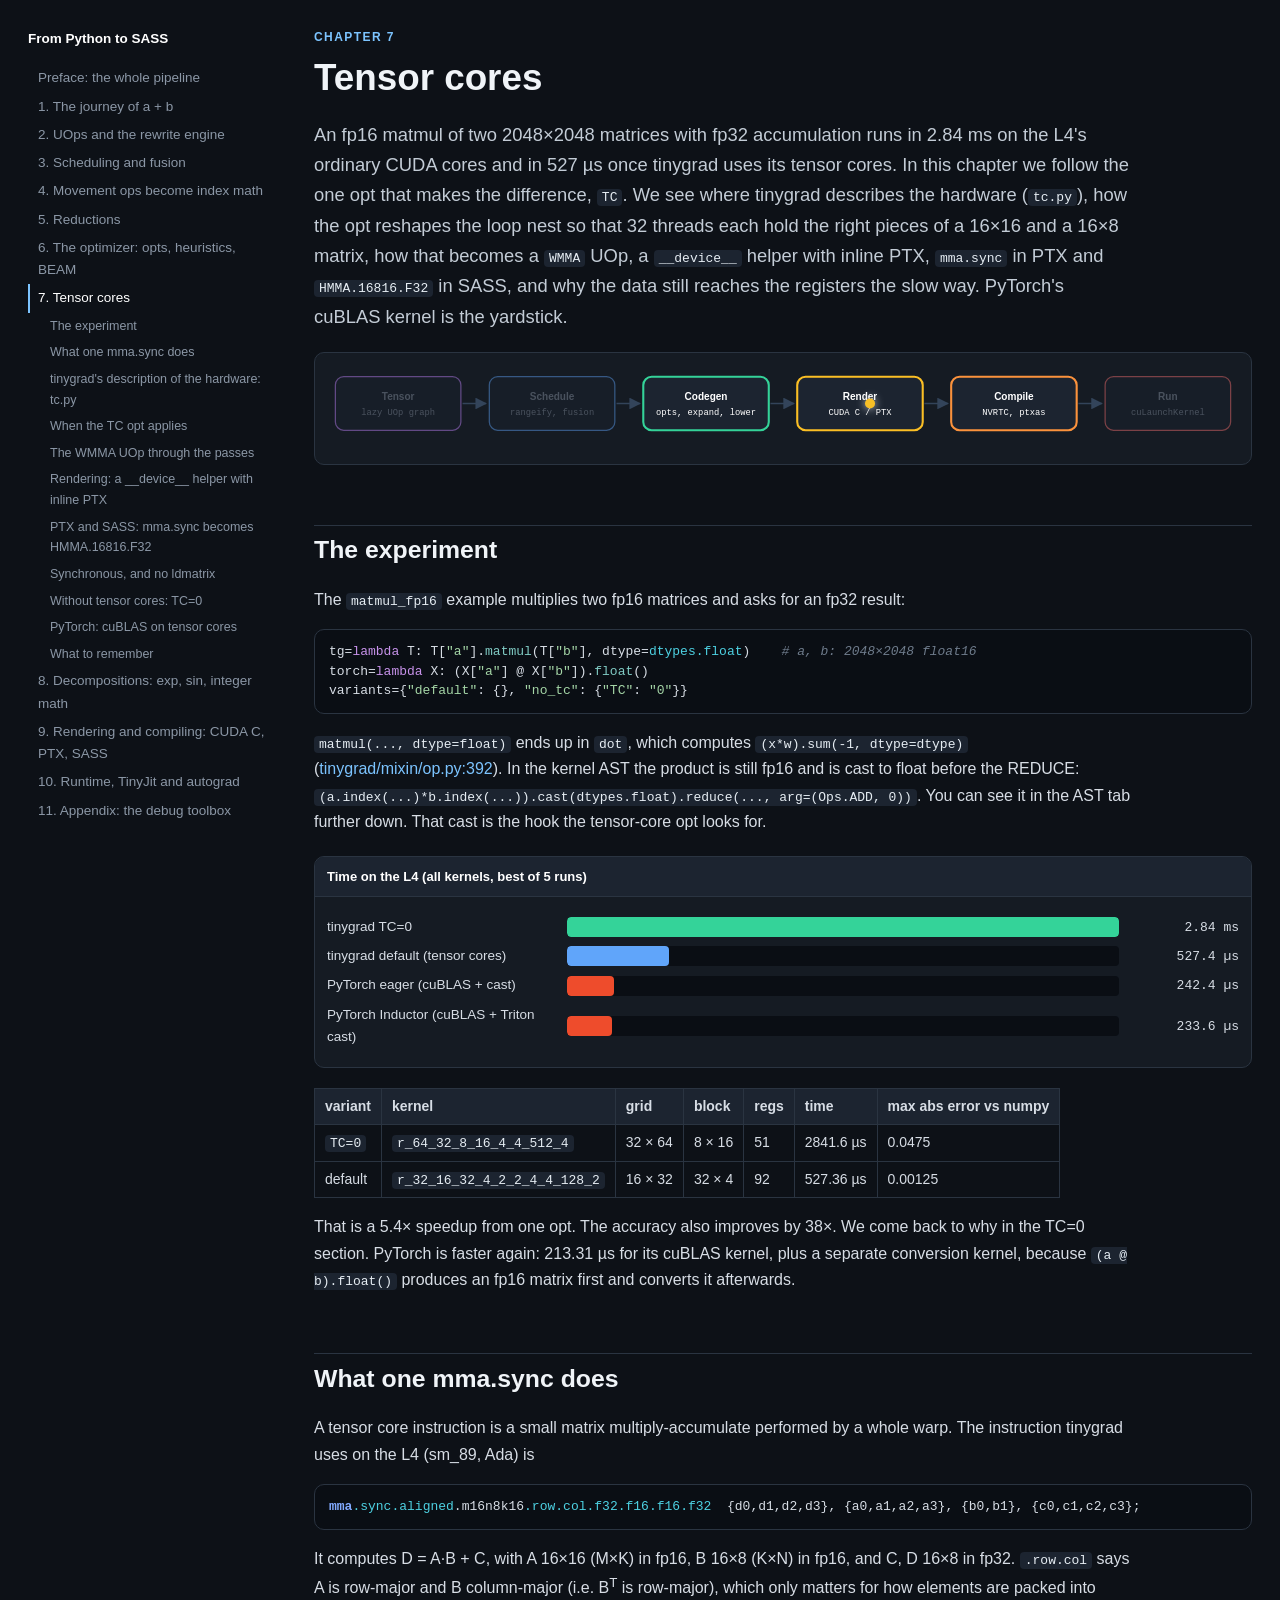
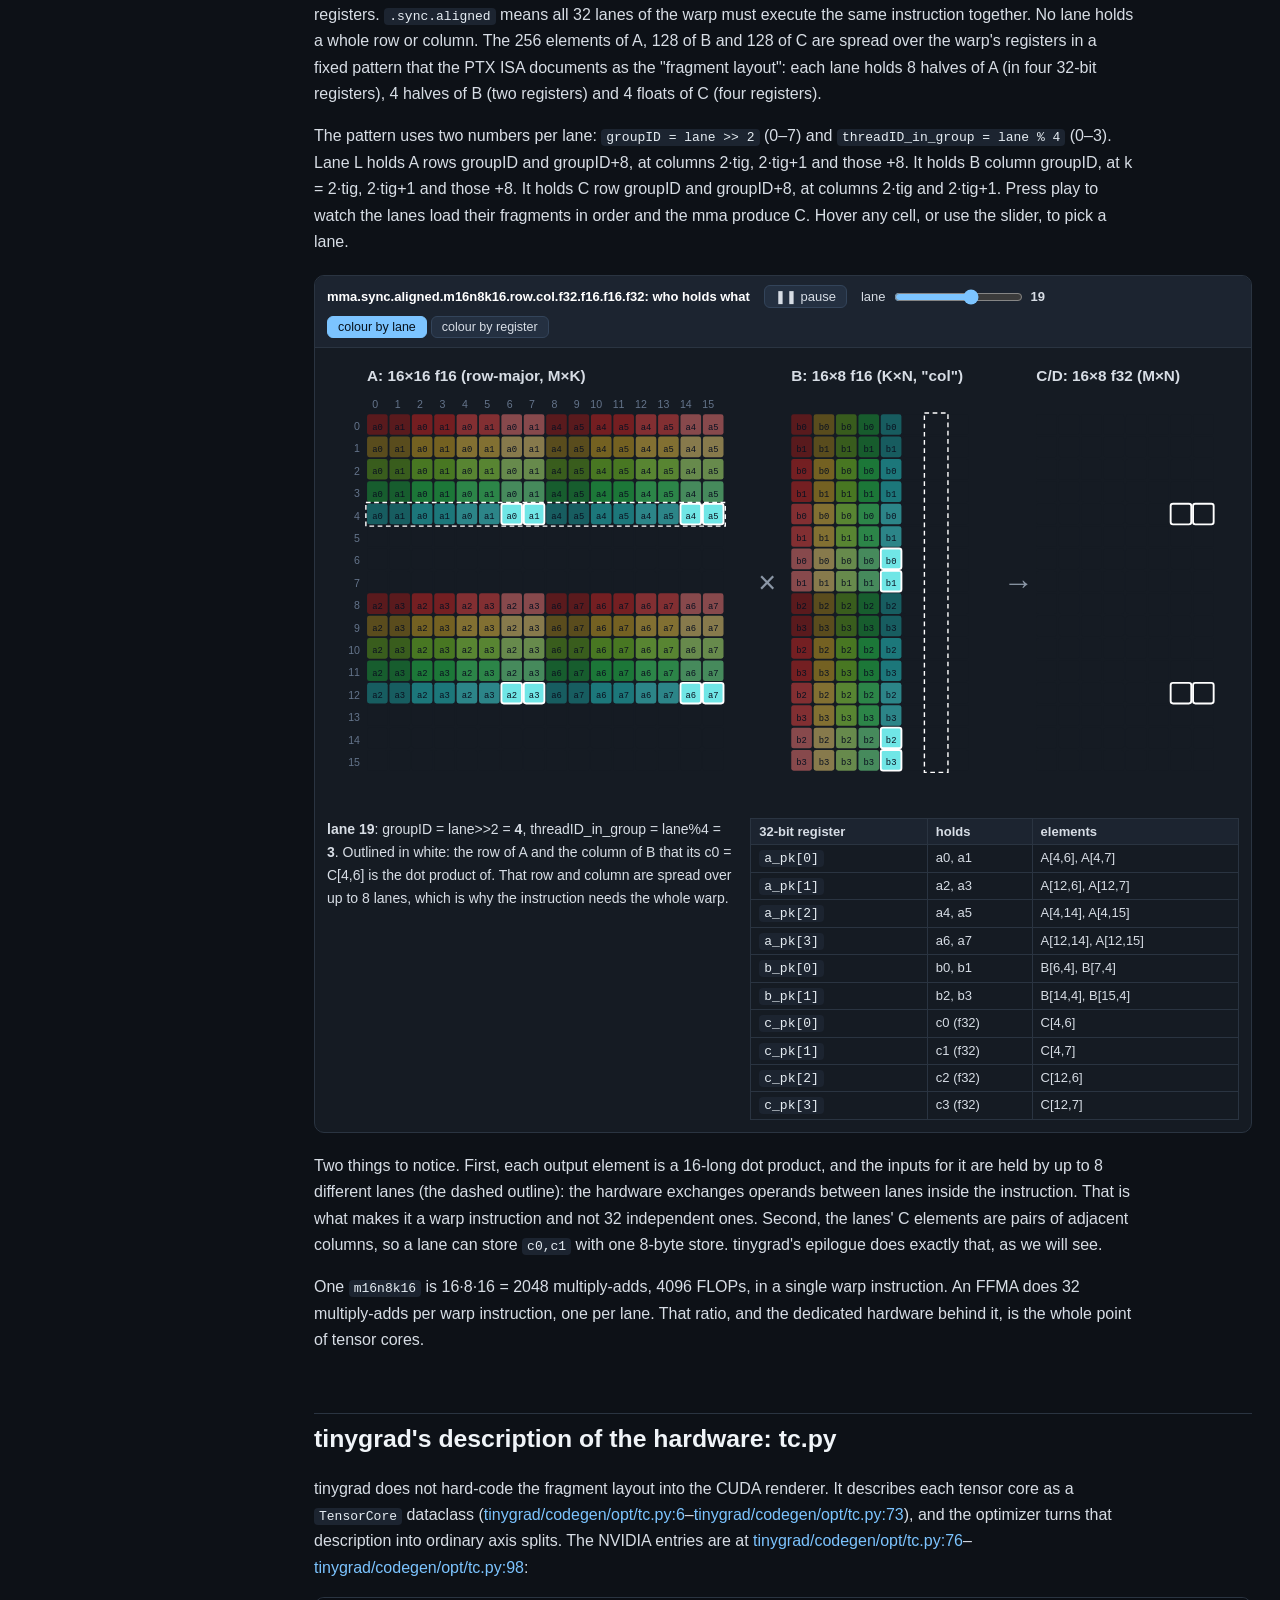
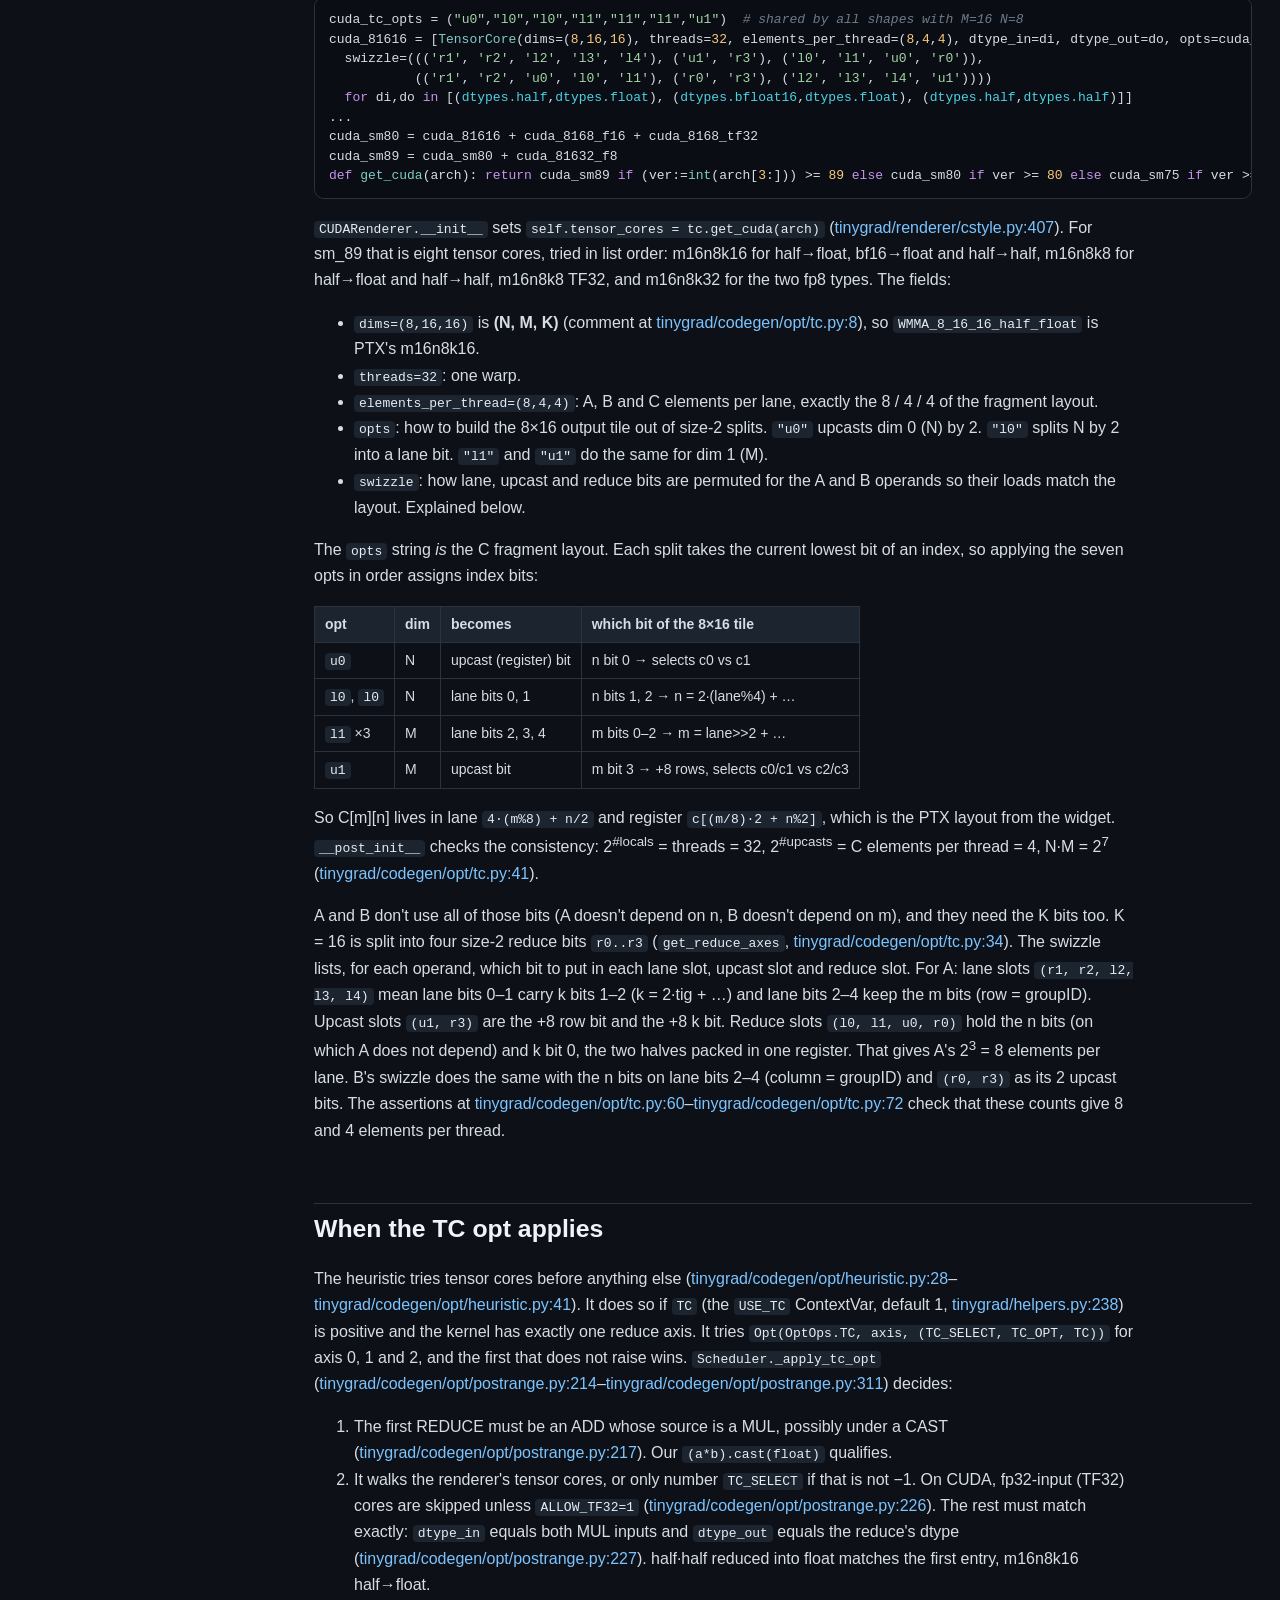
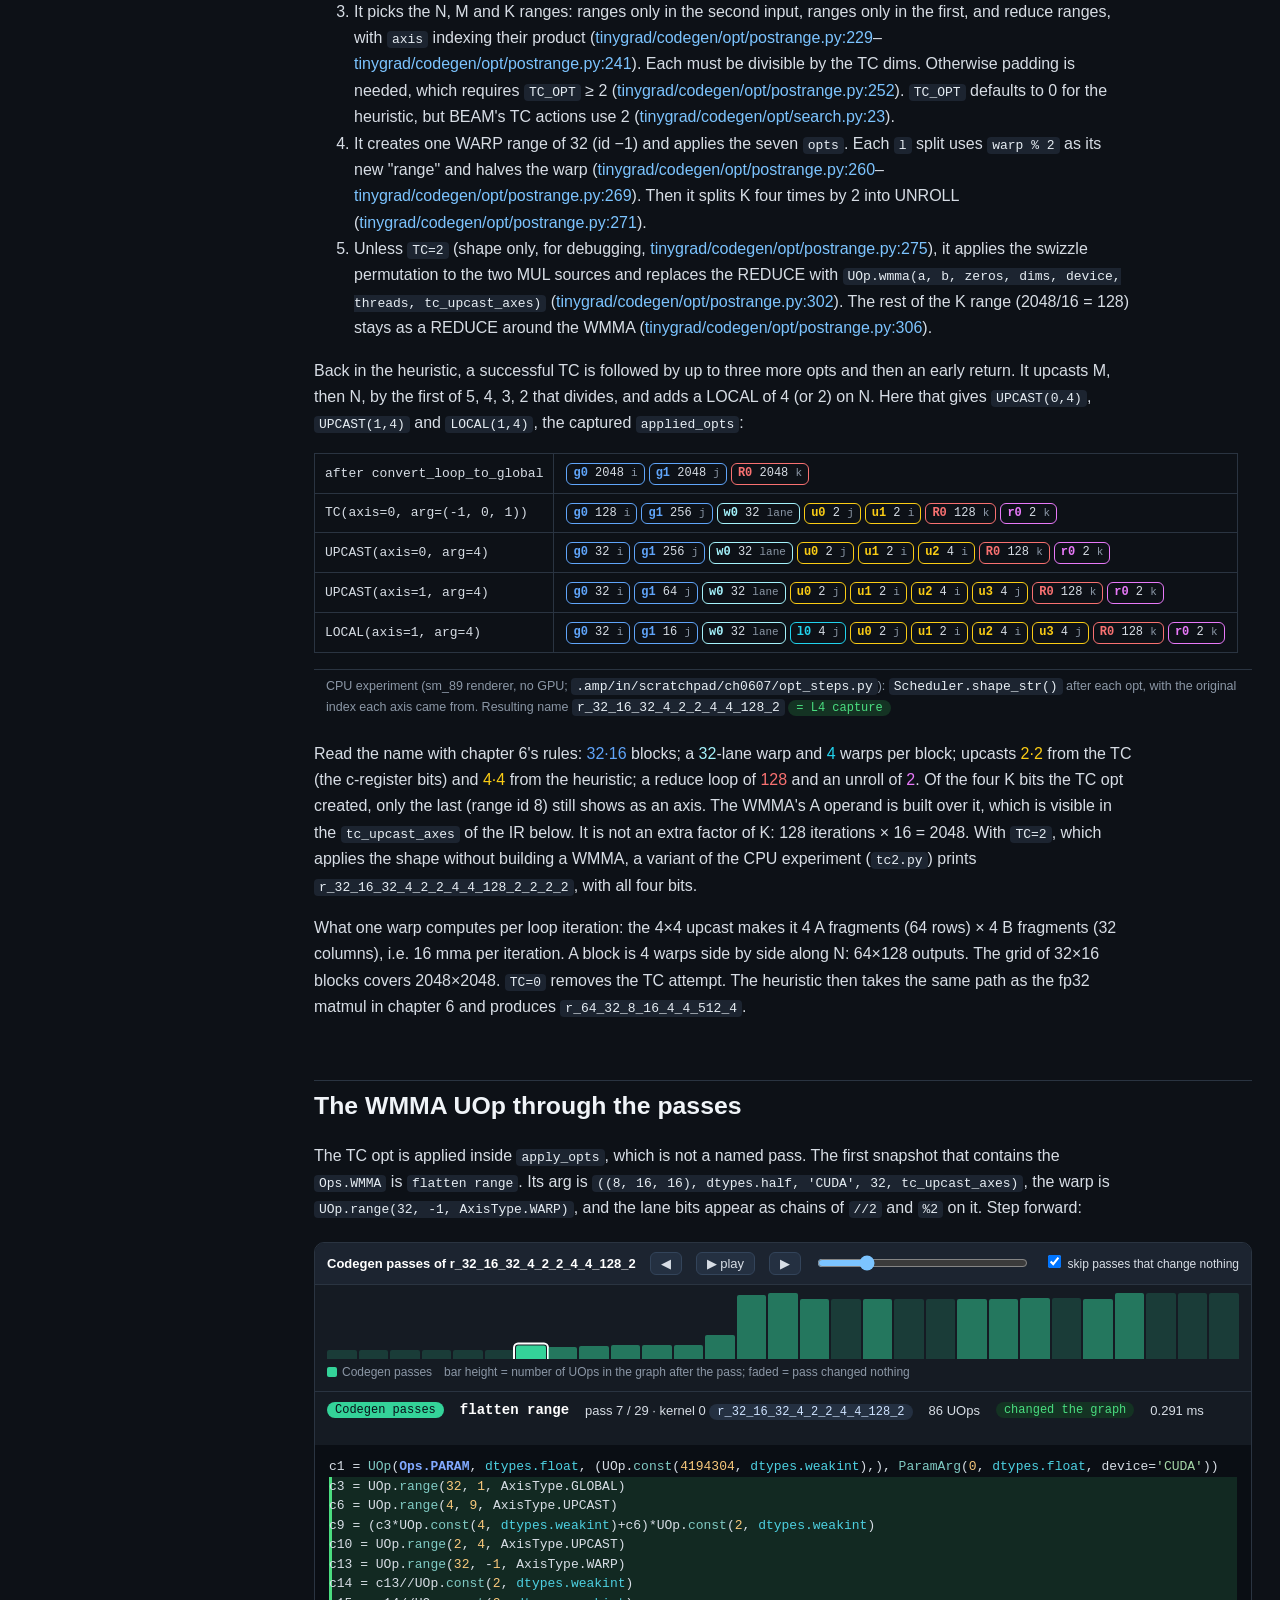
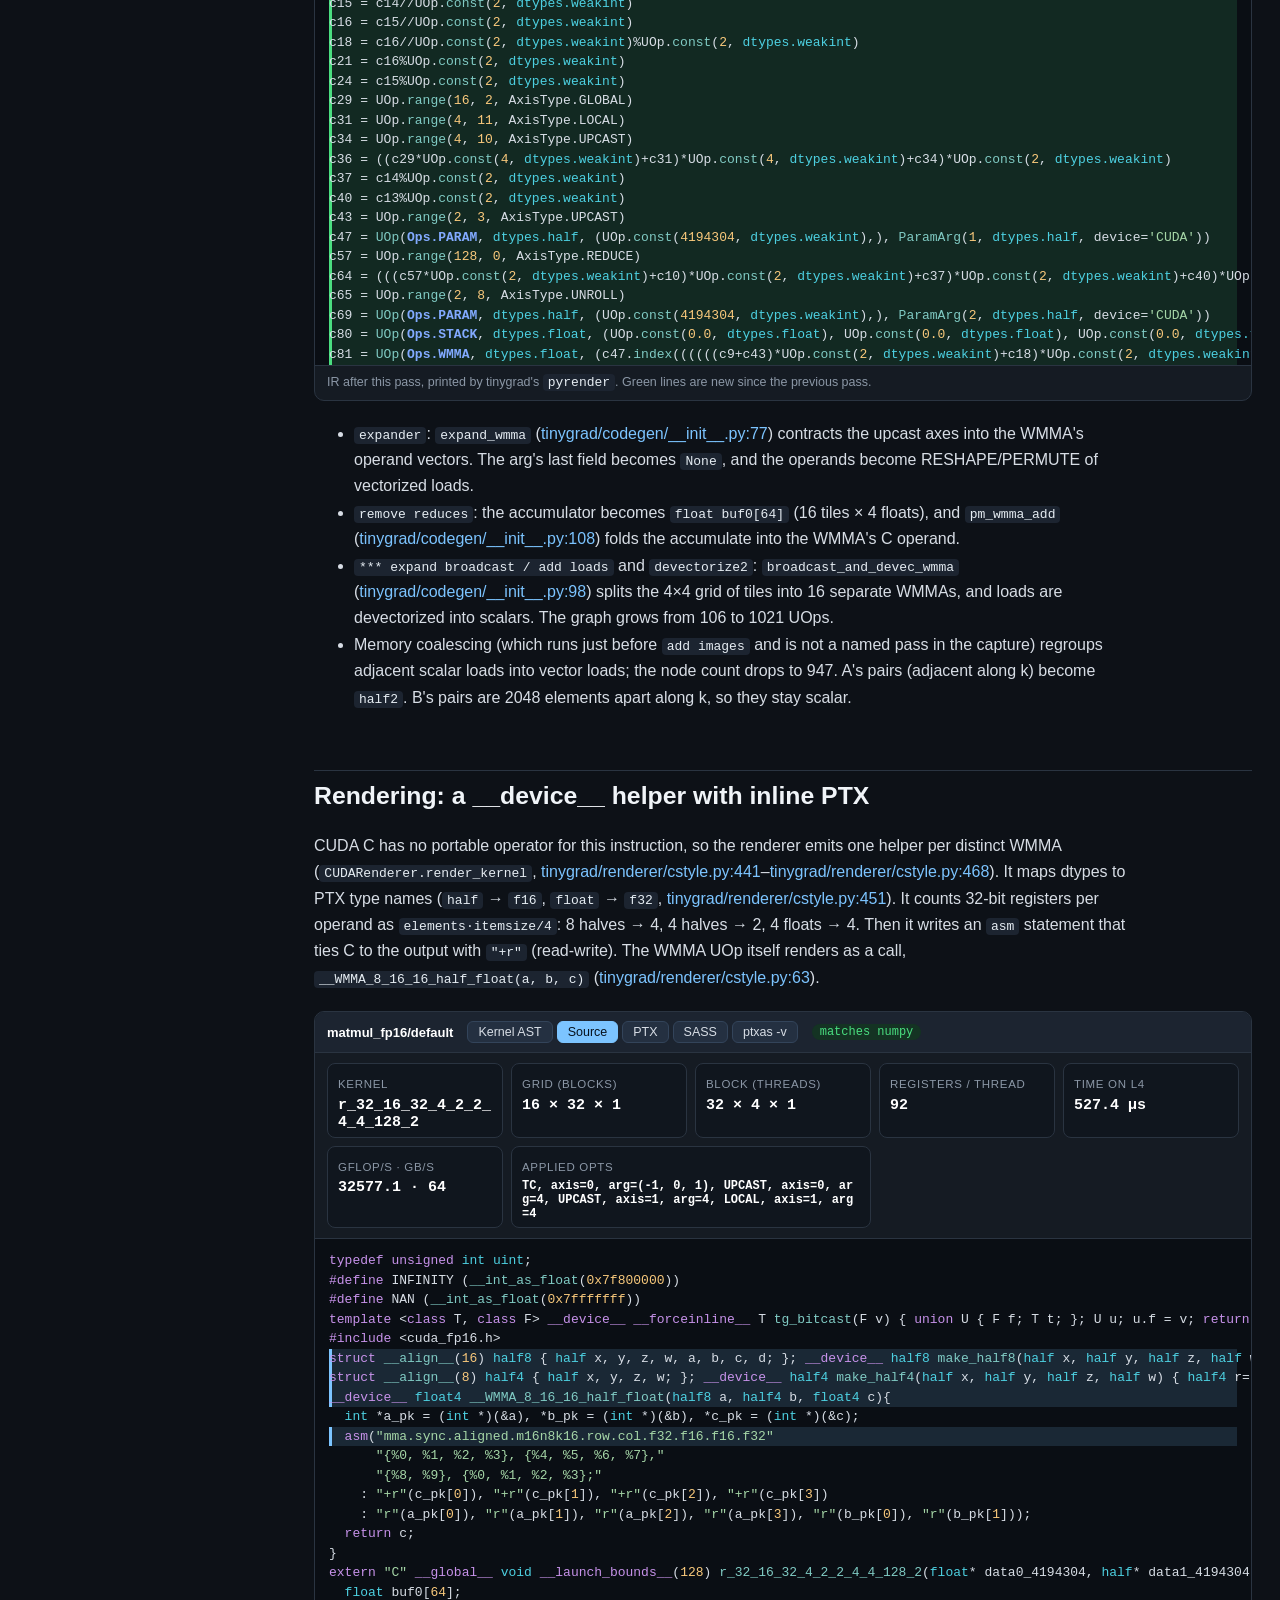
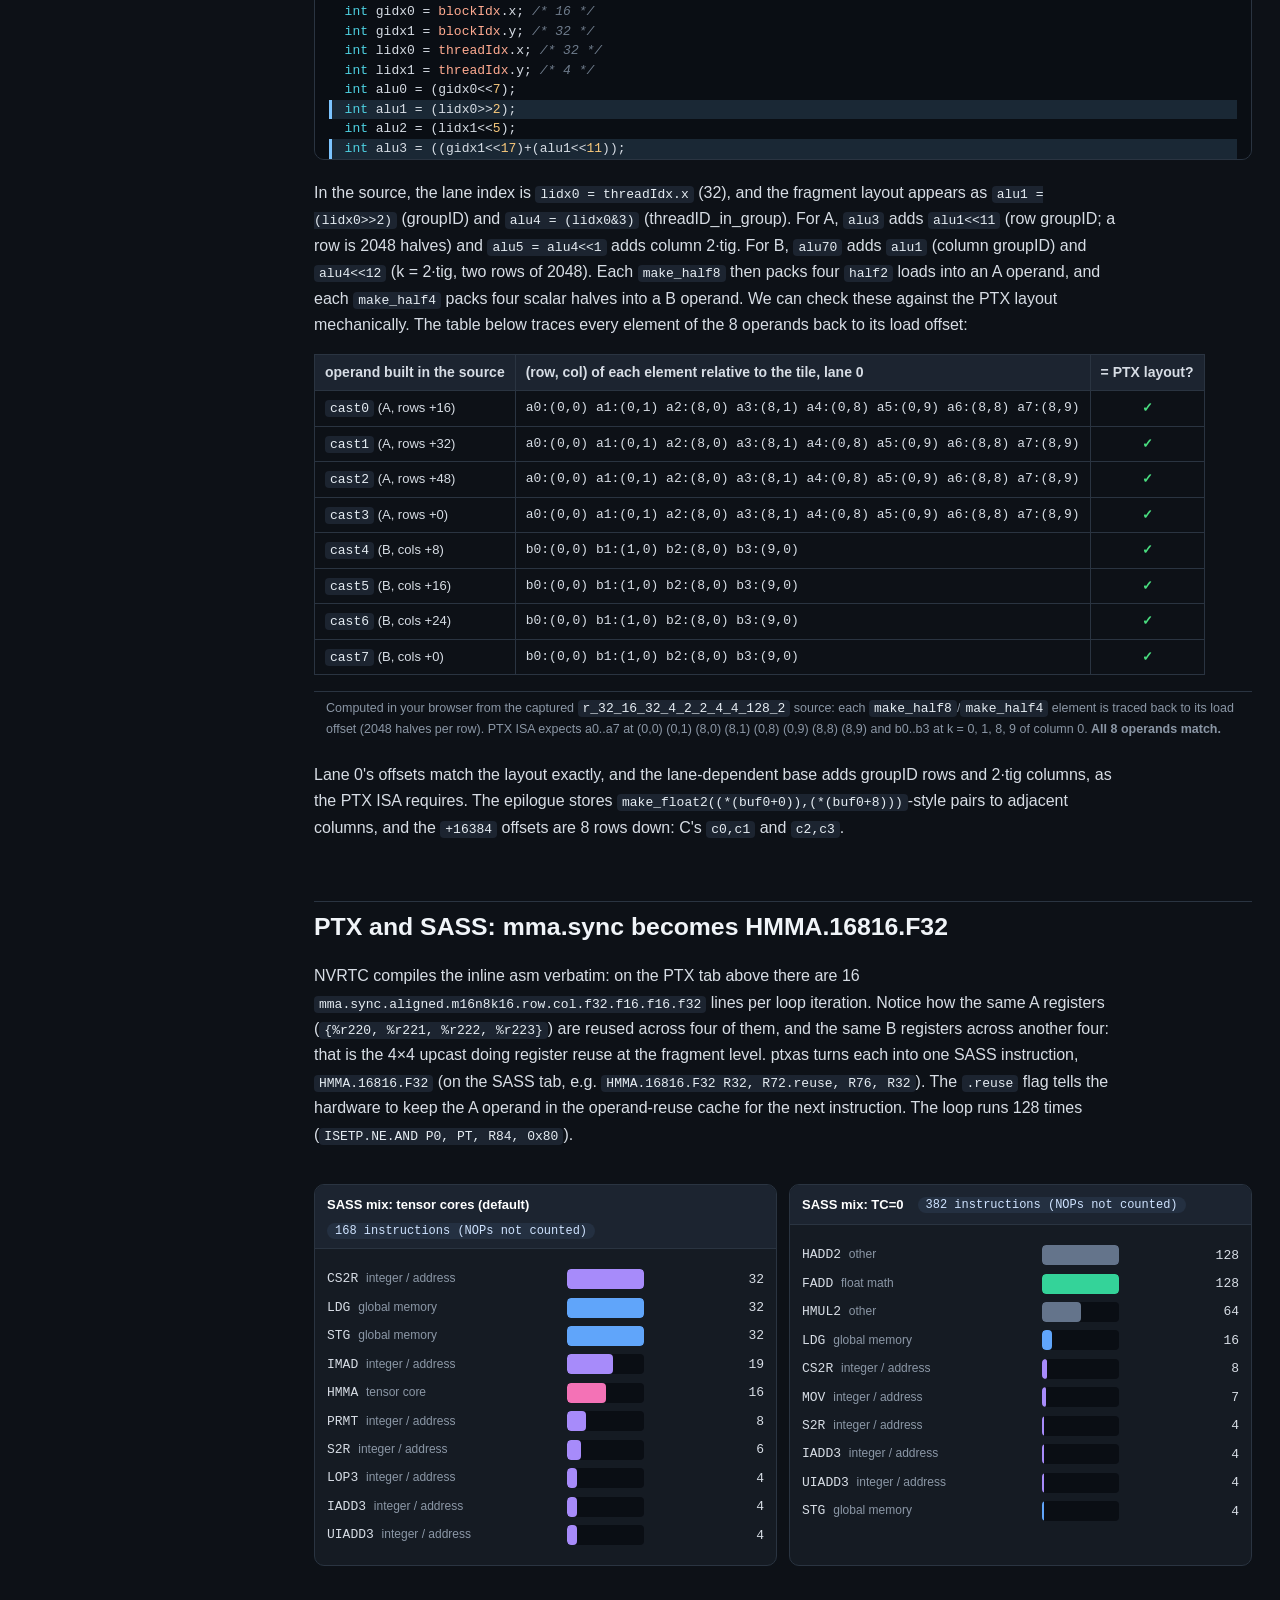
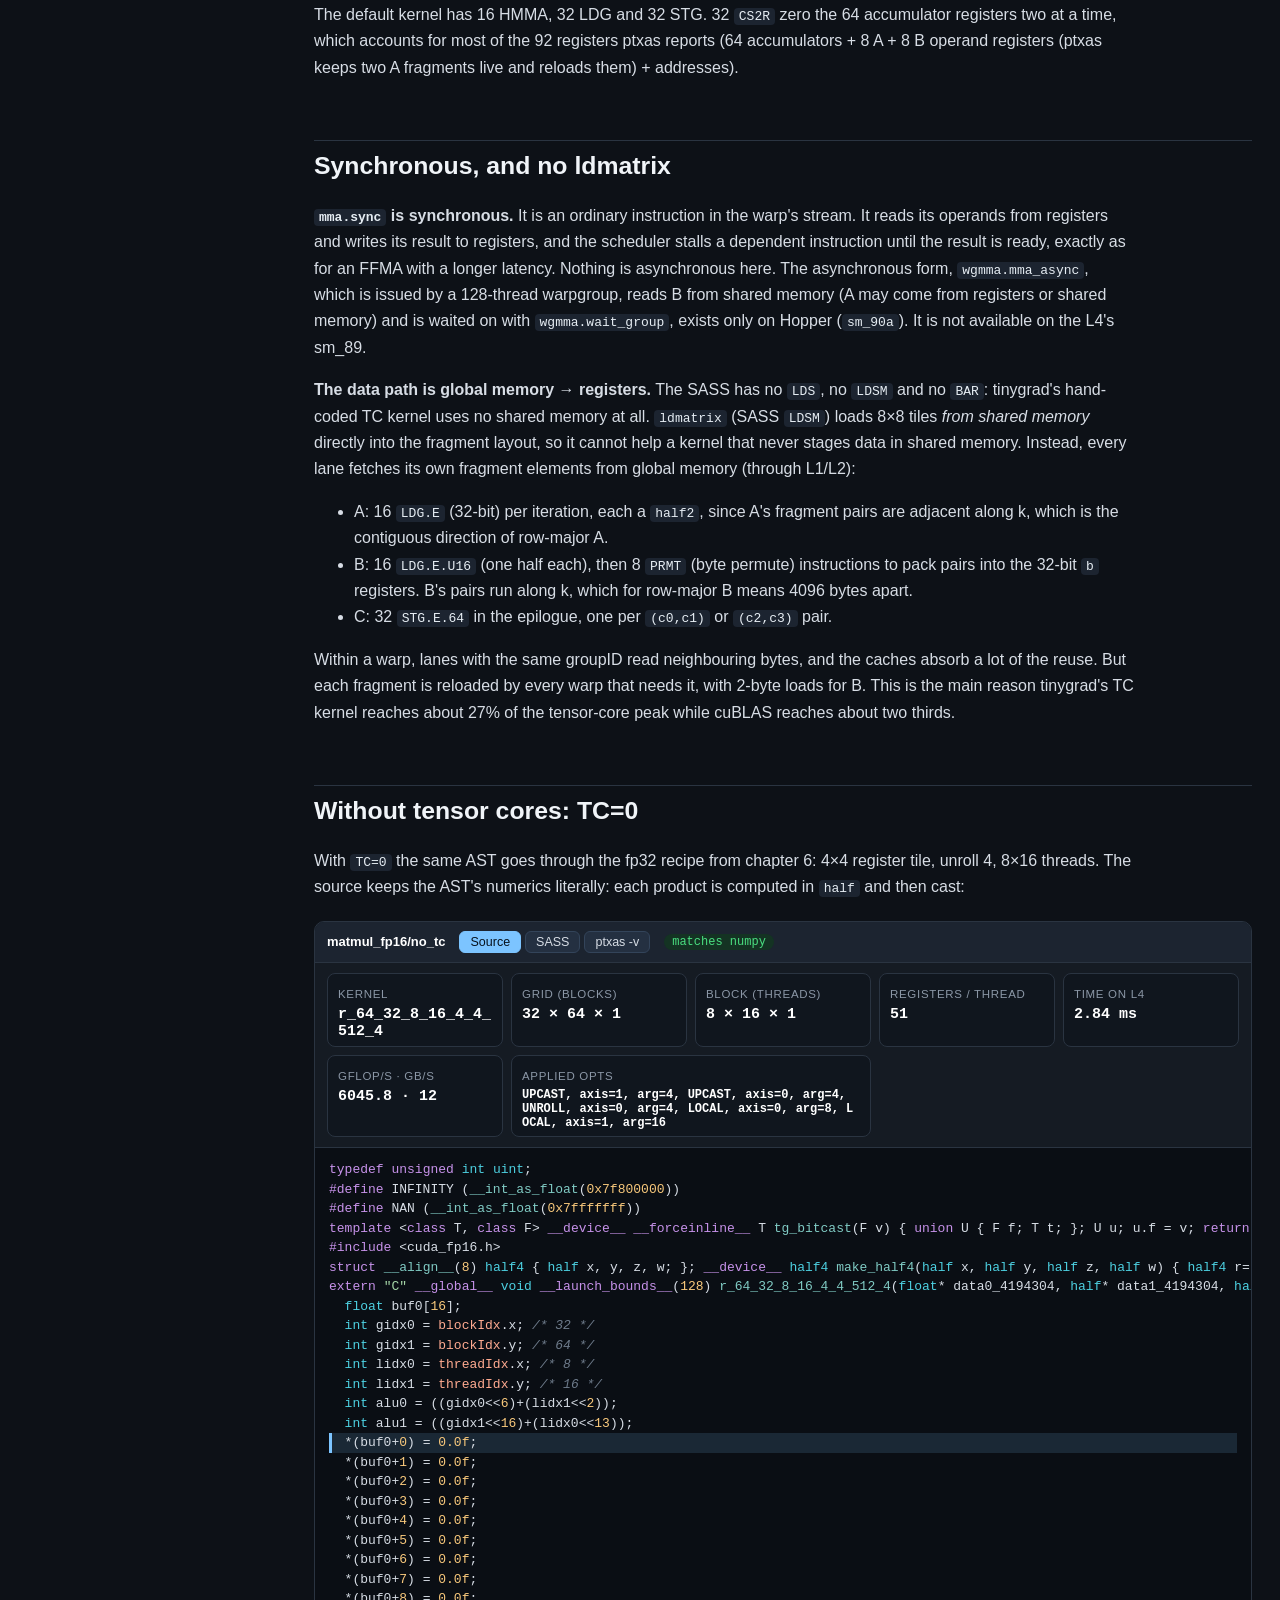
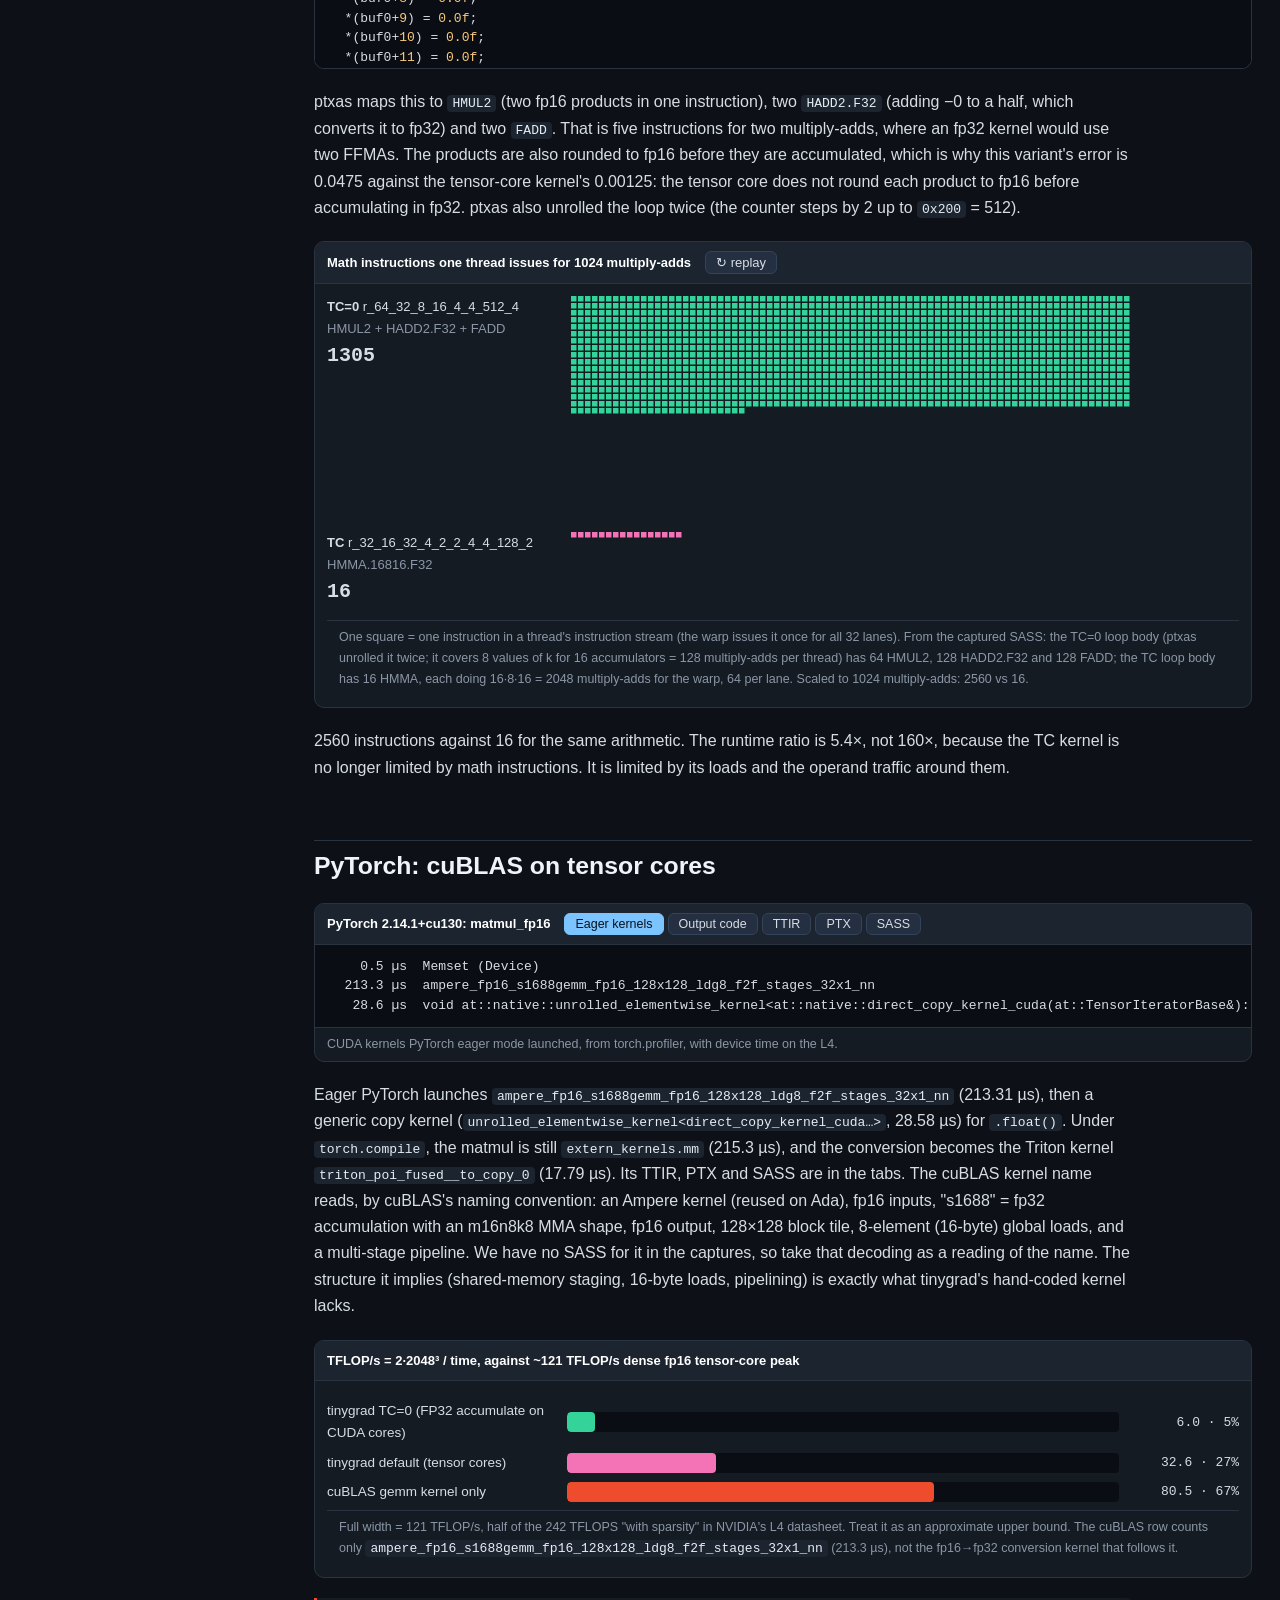
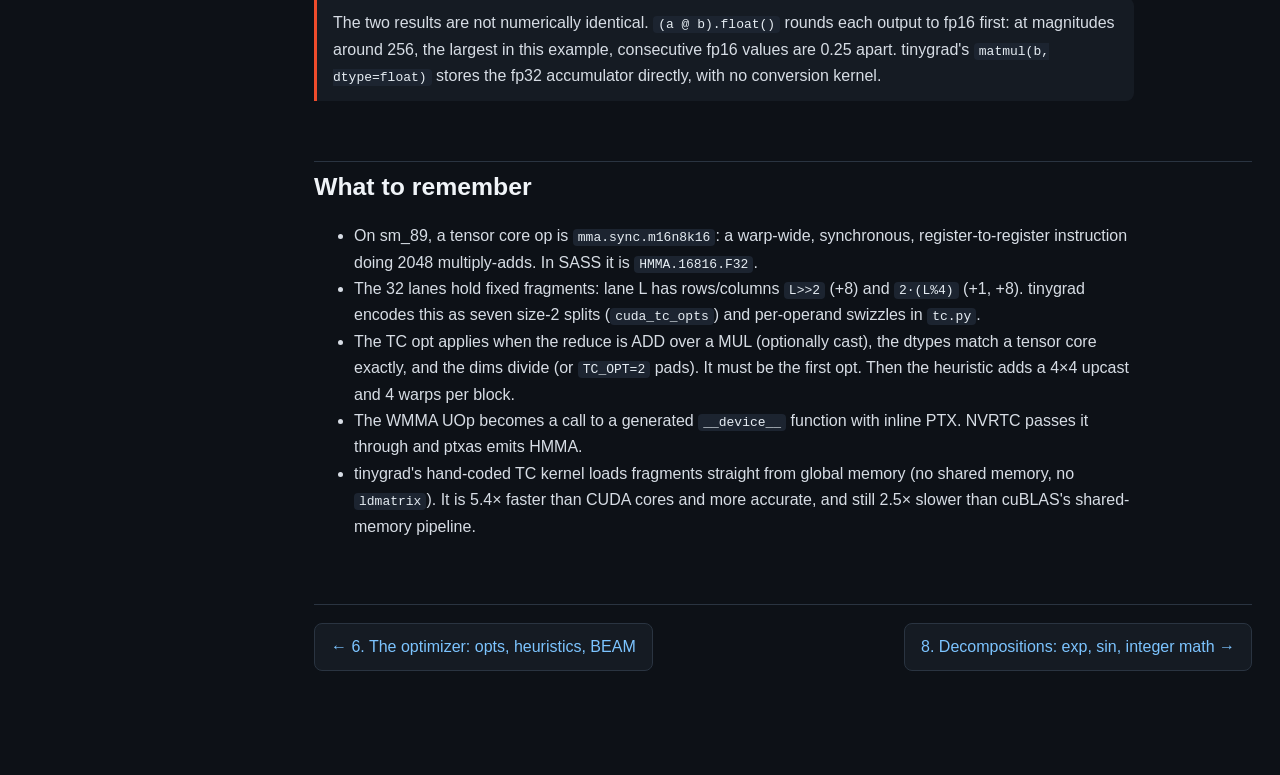
<file: book/ch07-tensor-cores.html>
<!doctype html>
<html lang="en"><head><meta charset="utf-8"><meta name="viewport" content="width=device-width,initial-scale=1">
<title>7. Tensor cores · From Python to SASS</title>
<link rel="stylesheet" href="assets/book.css">
<style>
.muted { color: var(--muted); }
.fr-lab { font-size: 13px; display: flex; align-items: center; gap: 6px; }
.fr-svg { width: 100%; display: block; }
.fr-t { fill: var(--text); font-size: 13px; font-weight: 600; } .fr-op { fill: var(--muted); font-size: 26px; }
.fr-ix { fill: #64748b; font-size: 9px; text-anchor: end; }
.fr-c text { fill: #0b1220; font-size: 7.5px; text-anchor: middle; font-family: var(--mono); pointer-events: none; }
.fr-c.sel rect { stroke: #fff; stroke-width: 1.6; }
.fr-hl { fill: none; stroke: #fff; stroke-width: 1.2; stroke-dasharray: 4 3; }
.fr-info { display: grid; grid-template-columns: 1fr 1.2fr; gap: 16px; font-size: 14px; margin-top: 10px; }
.fr-t2 { margin: 0; font-size: 13px; } .fr-t2 td, .fr-t2 th { padding: 2px 8px; }
table.fc td { font-size: 13px; } table.fc td:last-child { text-align: center; color: var(--good); font-weight: 700; }
.axchip { display: inline-block; border: 1px solid; border-radius: 6px; padding: 0 6px; margin: 2px; font-family: var(--mono); font-size: 12px; }
.axchip em { color: var(--muted); font-style: normal; font-size: 11px; }
table.nd td { vertical-align: middle; }
.chip.bad { background: #7f1d1d; color: #fecaca; }
.tcc-row { display: flex; gap: 14px; align-items: flex-start; margin-bottom: 12px; }
.tcc-lab { width: 230px; flex: none; font-size: 13px; word-break: break-all; } .tcc-n { font-family: var(--mono); font-size: 20px; }
.tcc-cv { max-width: 100%; }
@media (max-width: 1000px) { .fr-info { grid-template-columns: 1fr; } }
</style></head>
<body><main>
<div class="kicker">Chapter 7</div><h1>Tensor cores</h1>
<p class="lede">An fp16 matmul of two 2048×2048 matrices with fp32 accumulation runs in 2.84 ms on the L4's ordinary CUDA cores and in 527 µs once tinygrad uses its tensor cores. In this chapter we follow the one opt that makes the difference, <code>TC</code>. We see where tinygrad describes the hardware (<code>tc.py</code>), how the opt reshapes the loop nest so that 32 threads each hold the right pieces of a 16×16 and a 16×8 matrix, how that becomes a <code>WMMA</code> UOp, a <code>__device__</code> helper with inline PTX, <code>mma.sync</code> in PTX and <code>HMMA.16816.F32</code> in SASS, and why the data still reaches the registers the slow way. PyTorch's cuBLAS kernel is the yardstick.</p>
<div class="pipeline" data-active="codegen,render,compile"></div>

<h2>The experiment</h2>
<p>The <code>matmul_fp16</code> example multiplies two fp16 matrices and asks for an fp32 result:</p>
<pre class="code static" data-lang="python">
tg=lambda T: T["a"].matmul(T["b"], dtype=dtypes.float)    # a, b: 2048×2048 float16
torch=lambda X: (X["a"] @ X["b"]).float()
variants={"default": {}, "no_tc": {"TC": "0"}}
</pre>
<p><code>matmul(..., dtype=float)</code> ends up in <code>dot</code>, which computes <code>(x*w).sum(-1, dtype=dtype)</code> (<a class="src" data-src="tinygrad/mixin/op.py#L392"></a>). In the kernel AST the product is still fp16 and is cast to float before the REDUCE: <code>(a.index(...)*b.index(...)).cast(dtypes.float).reduce(..., arg=(Ops.ADD, 0))</code>. You can see it in the AST tab further down. That cast is the hook the tensor-core opt looks for.</p>
<div class="bars" data-keys="matmul_fp16/no_tc,matmul_fp16/default,matmul_fp16/torch:eager,matmul_fp16/torch:inductor" data-labels="tinygrad TC=0|tinygrad default (tensor cores)|PyTorch eager (cuBLAS + cast)|PyTorch Inductor (cuBLAS + Triton cast)"></div>
<table>
<tr><th>variant</th><th>kernel</th><th>grid</th><th>block</th><th>regs</th><th>time</th><th>max abs error vs numpy</th></tr>
<tr><td><code>TC=0</code></td><td><code>r_64_32_8_16_4_4_512_4</code></td><td>32 × 64</td><td>8 × 16</td><td>51</td><td>2841.6 µs</td><td>0.0475</td></tr>
<tr><td>default</td><td><code>r_32_16_32_4_2_2_4_4_128_2</code></td><td>16 × 32</td><td>32 × 4</td><td>92</td><td>527.36 µs</td><td>0.00125</td></tr>
</table>
<p>That is a 5.4× speedup from one opt. The accuracy also improves by 38×. We come back to why in the TC=0 section. PyTorch is faster again: 213.31 µs for its cuBLAS kernel, plus a separate conversion kernel, because <code>(a @ b).float()</code> produces an fp16 matrix first and converts it afterwards.</p>

<h2>What one mma.sync does</h2>
<p>A tensor core instruction is a small matrix multiply-accumulate performed by a whole warp. The instruction tinygrad uses on the L4 (sm_89, Ada) is</p>
<pre class="code static" data-lang="ptx">
mma.sync.aligned.m16n8k16.row.col.f32.f16.f16.f32  {d0,d1,d2,d3}, {a0,a1,a2,a3}, {b0,b1}, {c0,c1,c2,c3};
</pre>
<p>It computes D = A·B + C, with A 16×16 (M×K) in fp16, B 16×8 (K×N) in fp16, and C, D 16×8 in fp32. <code>.row.col</code> says A is row-major and B column-major (i.e. B<sup>T</sup> is row-major), which only matters for how elements are packed into registers. <code>.sync.aligned</code> means all 32 lanes of the warp must execute the same instruction together. No lane holds a whole row or column. The 256 elements of A, 128 of B and 128 of C are spread over the warp's registers in a fixed pattern that the PTX ISA documents as the "fragment layout": each lane holds 8 halves of A (in four 32-bit registers), 4 halves of B (two registers) and 4 floats of C (four registers).</p>
<p>The pattern uses two numbers per lane: <code>groupID = lane &gt;&gt; 2</code> (0–7) and <code>threadID_in_group = lane % 4</code> (0–3). Lane L holds A rows groupID and groupID+8, at columns 2·tig, 2·tig+1 and those +8. It holds B column groupID, at k = 2·tig, 2·tig+1 and those +8. It holds C row groupID and groupID+8, at columns 2·tig and 2·tig+1. Press play to watch the lanes load their fragments in order and the mma produce C. Hover any cell, or use the slider, to pick a lane.</p>
<div id="frag" data-keys="matmul_fp16/default"></div>
<p>Two things to notice. First, each output element is a 16-long dot product, and the inputs for it are held by up to 8 different lanes (the dashed outline): the hardware exchanges operands between lanes inside the instruction. That is what makes it a warp instruction and not 32 independent ones. Second, the lanes' C elements are pairs of adjacent columns, so a lane can store <code>c0,c1</code> with one 8-byte store. tinygrad's epilogue does exactly that, as we will see.</p>
<p>One <code>m16n8k16</code> is 16·8·16 = 2048 multiply-adds, 4096 FLOPs, in a single warp instruction. An FFMA does 32 multiply-adds per warp instruction, one per lane. That ratio, and the dedicated hardware behind it, is the whole point of tensor cores.</p>

<h2>tinygrad's description of the hardware: tc.py</h2>
<p>tinygrad does not hard-code the fragment layout into the CUDA renderer. It describes each tensor core as a <code>TensorCore</code> dataclass (<a class="src" data-src="tinygrad/codegen/opt/tc.py#L6"></a>–<a class="src" data-src="tinygrad/codegen/opt/tc.py#L73"></a>), and the optimizer turns that description into ordinary axis splits. The NVIDIA entries are at <a class="src" data-src="tinygrad/codegen/opt/tc.py#L76"></a>–<a class="src" data-src="tinygrad/codegen/opt/tc.py#L98"></a>:</p>
<pre class="code static" data-lang="python">
cuda_tc_opts = ("u0","l0","l0","l1","l1","l1","u1")  # shared by all shapes with M=16 N=8
cuda_81616 = [TensorCore(dims=(8,16,16), threads=32, elements_per_thread=(8,4,4), dtype_in=di, dtype_out=do, opts=cuda_tc_opts,
  swizzle=((('r1', 'r2', 'l2', 'l3', 'l4'), ('u1', 'r3'), ('l0', 'l1', 'u0', 'r0')),
           (('r1', 'r2', 'u0', 'l0', 'l1'), ('r0', 'r3'), ('l2', 'l3', 'l4', 'u1'))))
  for di,do in [(dtypes.half,dtypes.float), (dtypes.bfloat16,dtypes.float), (dtypes.half,dtypes.half)]]
...
cuda_sm80 = cuda_81616 + cuda_8168_f16 + cuda_8168_tf32
cuda_sm89 = cuda_sm80 + cuda_81632_f8
def get_cuda(arch): return cuda_sm89 if (ver:=int(arch[3:])) >= 89 else cuda_sm80 if ver >= 80 else cuda_sm75 if ver >= 75 else []
</pre>
<p><code>CUDARenderer.__init__</code> sets <code>self.tensor_cores = tc.get_cuda(arch)</code> (<a class="src" data-src="tinygrad/renderer/cstyle.py#L407"></a>). For sm_89 that is eight tensor cores, tried in list order: m16n8k16 for half→float, bf16→float and half→half, m16n8k8 for half→float and half→half, m16n8k8 TF32, and m16n8k32 for the two fp8 types. The fields:</p>
<ul>
<li><code>dims=(8,16,16)</code> is <strong>(N, M, K)</strong> (comment at <a class="src" data-src="tinygrad/codegen/opt/tc.py#L8"></a>), so <code>WMMA_8_16_16_half_float</code> is PTX's m16n8k16.</li>
<li><code>threads=32</code>: one warp.</li>
<li><code>elements_per_thread=(8,4,4)</code>: A, B and C elements per lane, exactly the 8 / 4 / 4 of the fragment layout.</li>
<li><code>opts</code>: how to build the 8×16 output tile out of size-2 splits. <code>"u0"</code> upcasts dim 0 (N) by 2. <code>"l0"</code> splits N by 2 into a lane bit. <code>"l1"</code> and <code>"u1"</code> do the same for dim 1 (M).</li>
<li><code>swizzle</code>: how lane, upcast and reduce bits are permuted for the A and B operands so their loads match the layout. Explained below.</li>
</ul>
<p>The <code>opts</code> string <em>is</em> the C fragment layout. Each split takes the current lowest bit of an index, so applying the seven opts in order assigns index bits:</p>
<table>
<tr><th>opt</th><th>dim</th><th>becomes</th><th>which bit of the 8×16 tile</th></tr>
<tr><td><code>u0</code></td><td>N</td><td>upcast (register) bit</td><td>n bit 0 → selects c0 vs c1</td></tr>
<tr><td><code>l0</code>, <code>l0</code></td><td>N</td><td>lane bits 0, 1</td><td>n bits 1, 2 → n = 2·(lane%4) + …</td></tr>
<tr><td><code>l1</code> ×3</td><td>M</td><td>lane bits 2, 3, 4</td><td>m bits 0–2 → m = lane&gt;&gt;2 + …</td></tr>
<tr><td><code>u1</code></td><td>M</td><td>upcast bit</td><td>m bit 3 → +8 rows, selects c0/c1 vs c2/c3</td></tr>
</table>
<p>So C[m][n] lives in lane <code>4·(m%8) + n/2</code> and register <code>c[(m/8)·2 + n%2]</code>, which is the PTX layout from the widget. <code>__post_init__</code> checks the consistency: 2<sup>#locals</sup> = threads = 32, 2<sup>#upcasts</sup> = C elements per thread = 4, N·M = 2<sup>7</sup> (<a class="src" data-src="tinygrad/codegen/opt/tc.py#L41"></a>).</p>
<p>A and B don't use all of those bits (A doesn't depend on n, B doesn't depend on m), and they need the K bits too. K = 16 is split into four size-2 reduce bits <code>r0..r3</code> (<code>get_reduce_axes</code>, <a class="src" data-src="tinygrad/codegen/opt/tc.py#L34"></a>). The swizzle lists, for each operand, which bit to put in each lane slot, upcast slot and reduce slot. For A: lane slots <code>(r1, r2, l2, l3, l4)</code> mean lane bits 0–1 carry k bits 1–2 (k = 2·tig + …) and lane bits 2–4 keep the m bits (row = groupID). Upcast slots <code>(u1, r3)</code> are the +8 row bit and the +8 k bit. Reduce slots <code>(l0, l1, u0, r0)</code> hold the n bits (on which A does not depend) and k bit 0, the two halves packed in one register. That gives A's 2<sup>3</sup> = 8 elements per lane. B's swizzle does the same with the n bits on lane bits 2–4 (column = groupID) and <code>(r0, r3)</code> as its 2 upcast bits. The assertions at <a class="src" data-src="tinygrad/codegen/opt/tc.py#L60"></a>–<a class="src" data-src="tinygrad/codegen/opt/tc.py#L72"></a> check that these counts give 8 and 4 elements per thread.</p>

<h2>When the TC opt applies</h2>
<p>The heuristic tries tensor cores before anything else (<a class="src" data-src="tinygrad/codegen/opt/heuristic.py#L28"></a>–<a class="src" data-src="tinygrad/codegen/opt/heuristic.py#L41"></a>). It does so if <code>TC</code> (the <code>USE_TC</code> ContextVar, default 1, <a class="src" data-src="tinygrad/helpers.py#L238"></a>) is positive and the kernel has exactly one reduce axis. It tries <code>Opt(OptOps.TC, axis, (TC_SELECT, TC_OPT, TC))</code> for axis 0, 1 and 2, and the first that does not raise wins. <code>Scheduler._apply_tc_opt</code> (<a class="src" data-src="tinygrad/codegen/opt/postrange.py#L214"></a>–<a class="src" data-src="tinygrad/codegen/opt/postrange.py#L311"></a>) decides:</p>
<ol>
<li>The first REDUCE must be an ADD whose source is a MUL, possibly under a CAST (<a class="src" data-src="tinygrad/codegen/opt/postrange.py#L217"></a>). Our <code>(a*b).cast(float)</code> qualifies.</li>
<li>It walks the renderer's tensor cores, or only number <code>TC_SELECT</code> if that is not −1. On CUDA, fp32-input (TF32) cores are skipped unless <code>ALLOW_TF32=1</code> (<a class="src" data-src="tinygrad/codegen/opt/postrange.py#L226"></a>). The rest must match exactly: <code>dtype_in</code> equals both MUL inputs and <code>dtype_out</code> equals the reduce's dtype (<a class="src" data-src="tinygrad/codegen/opt/postrange.py#L227"></a>). half·half reduced into float matches the first entry, m16n8k16 half→float.</li>
<li>It picks the N, M and K ranges: ranges only in the second input, ranges only in the first, and reduce ranges, with <code>axis</code> indexing their product (<a class="src" data-src="tinygrad/codegen/opt/postrange.py#L229"></a>–<a class="src" data-src="tinygrad/codegen/opt/postrange.py#L241"></a>). Each must be divisible by the TC dims. Otherwise padding is needed, which requires <code>TC_OPT</code> ≥ 2 (<a class="src" data-src="tinygrad/codegen/opt/postrange.py#L252"></a>). <code>TC_OPT</code> defaults to 0 for the heuristic, but BEAM's TC actions use 2 (<a class="src" data-src="tinygrad/codegen/opt/search.py#L23"></a>).</li>
<li>It creates one WARP range of 32 (id −1) and applies the seven <code>opts</code>. Each <code>l</code> split uses <code>warp % 2</code> as its new "range" and halves the warp (<a class="src" data-src="tinygrad/codegen/opt/postrange.py#L260"></a>–<a class="src" data-src="tinygrad/codegen/opt/postrange.py#L269"></a>). Then it splits K four times by 2 into UNROLL (<a class="src" data-src="tinygrad/codegen/opt/postrange.py#L271"></a>).</li>
<li>Unless <code>TC=2</code> (shape only, for debugging, <a class="src" data-src="tinygrad/codegen/opt/postrange.py#L275"></a>), it applies the swizzle permutation to the two MUL sources and replaces the REDUCE with <code>UOp.wmma(a, b, zeros, dims, device, threads, tc_upcast_axes)</code> (<a class="src" data-src="tinygrad/codegen/opt/postrange.py#L302"></a>). The rest of the K range (2048/16 = 128) stays as a REDUCE around the WMMA (<a class="src" data-src="tinygrad/codegen/opt/postrange.py#L306"></a>).</li>
</ol>
<p>Back in the heuristic, a successful TC is followed by up to three more opts and then an early return. It upcasts M, then N, by the first of 5, 4, 3, 2 that divides, and adds a LOCAL of 4 (or 2) on N. Here that gives <code>UPCAST(0,4)</code>, <code>UPCAST(1,4)</code> and <code>LOCAL(1,4)</code>, the captured <code>applied_opts</code>:</p>
<div id="tc-trace" data-keys="matmul_fp16/default"></div>
<p>Read the name with chapter 6's rules: <span style="color:#60a5fa">32·16</span> blocks; a <span style="color:#a5f3fc">32</span>-lane warp and <span style="color:#22d3ee">4</span> warps per block; upcasts <span style="color:#facc15">2·2</span> from the TC (the c-register bits) and <span style="color:#facc15">4·4</span> from the heuristic; a reduce loop of <span style="color:#f87171">128</span> and an unroll of <span style="color:#e879f9">2</span>. Of the four K bits the TC opt created, only the last (range id 8) still shows as an axis. The WMMA's A operand is built over it, which is visible in the <code>tc_upcast_axes</code> of the IR below. It is not an extra factor of K: 128 iterations × 16 = 2048. With <code>TC=2</code>, which applies the shape without building a WMMA, a variant of the CPU experiment (<code>tc2.py</code>) prints <code>r_32_16_32_4_2_2_4_4_128_2_2_2_2</code>, with all four bits.</p>
<p>What one warp computes per loop iteration: the 4×4 upcast makes it 4 A fragments (64 rows) × 4 B fragments (32 columns), i.e. 16 mma per iteration. A block is 4 warps side by side along N: 64×128 outputs. The grid of 32×16 blocks covers 2048×2048. <code>TC=0</code> removes the TC attempt. The heuristic then takes the same path as the fp32 matmul in chapter 6 and produces <code>r_64_32_8_16_4_4_512_4</code>.</p>

<h2>The WMMA UOp through the passes</h2>
<p>The TC opt is applied inside <code>apply_opts</code>, which is not a named pass. The first snapshot that contains the <code>Ops.WMMA</code> is <code>flatten range</code>. Its arg is <code>((8, 16, 16), dtypes.half, 'CUDA', 32, tc_upcast_axes)</code>, the warp is <code>UOp.range(32, -1, AxisType.WARP)</code>, and the lane bits appear as chains of <code>//2</code> and <code>%2</code> on it. Step forward:</p>
<div class="pass-stepper" data-key="matmul_fp16/default" data-kernel="0" data-stages="codegen" data-start="flatten range" data-title="Codegen passes of r_32_16_32_4_2_2_4_4_128_2"></div>
<ul>
<li><code>expander</code>: <code>expand_wmma</code> (<a class="src" data-src="tinygrad/codegen/__init__.py#L77"></a>) contracts the upcast axes into the WMMA's operand vectors. The arg's last field becomes <code>None</code>, and the operands become RESHAPE/PERMUTE of vectorized loads.</li>
<li><code>remove reduces</code>: the accumulator becomes <code>float buf0[64]</code> (16 tiles × 4 floats), and <code>pm_wmma_add</code> (<a class="src" data-src="tinygrad/codegen/__init__.py#L108"></a>) folds the accumulate into the WMMA's C operand.</li>
<li><code>*** expand broadcast / add loads</code> and <code>devectorize2</code>: <code>broadcast_and_devec_wmma</code> (<a class="src" data-src="tinygrad/codegen/__init__.py#L98"></a>) splits the 4×4 grid of tiles into 16 separate WMMAs, and loads are devectorized into scalars. The graph grows from 106 to 1021 UOps.</li>
<li>Memory coalescing (which runs just before <code>add images</code> and is not a named pass in the capture) regroups adjacent scalar loads into vector loads; the node count drops to 947. A's pairs (adjacent along k) become <code>half2</code>. B's pairs are 2048 elements apart along k, so they stay scalar.</li>
</ul>

<h2>Rendering: a __device__ helper with inline PTX</h2>
<p>CUDA C has no portable operator for this instruction, so the renderer emits one helper per distinct WMMA (<code>CUDARenderer.render_kernel</code>, <a class="src" data-src="tinygrad/renderer/cstyle.py#L441"></a>–<a class="src" data-src="tinygrad/renderer/cstyle.py#L468"></a>). It maps dtypes to PTX type names (<code>half</code> → <code>f16</code>, <code>float</code> → <code>f32</code>, <a class="src" data-src="tinygrad/renderer/cstyle.py#L451"></a>). It counts 32-bit registers per operand as <code>elements·itemsize/4</code>: 8 halves → 4, 4 halves → 2, 4 floats → 4. Then it writes an <code>asm</code> statement that ties C to the output with <code>"+r"</code> (read-write). The WMMA UOp itself renders as a call, <code>__WMMA_8_16_16_half_float(a, b, c)</code> (<a class="src" data-src="tinygrad/renderer/cstyle.py#L63"></a>).</p>
<div class="kernel-view" data-key="matmul_fp16/default" data-tabs="ast,source,ptx,sass,ptxas" data-tab="source" data-highlight="WMMA|asm|mma\.sync|make_half8|make_half4|alu1 =|alu3 =|alu4 =|alu5 ="></div>
<p>In the source, the lane index is <code>lidx0 = threadIdx.x</code> (32), and the fragment layout appears as <code>alu1 = (lidx0&gt;&gt;2)</code> (groupID) and <code>alu4 = (lidx0&amp;3)</code> (threadID_in_group). For A, <code>alu3</code> adds <code>alu1&lt;&lt;11</code> (row groupID; a row is 2048 halves) and <code>alu5 = alu4&lt;&lt;1</code> adds column 2·tig. For B, <code>alu70</code> adds <code>alu1</code> (column groupID) and <code>alu4&lt;&lt;12</code> (k = 2·tig, two rows of 2048). Each <code>make_half8</code> then packs four <code>half2</code> loads into an A operand, and each <code>make_half4</code> packs four scalar halves into a B operand. We can check these against the PTX layout mechanically. The table below traces every element of the 8 operands back to its load offset:</p>
<div id="frag-check" data-keys="matmul_fp16/default"></div>
<p>Lane 0's offsets match the layout exactly, and the lane-dependent base adds groupID rows and 2·tig columns, as the PTX ISA requires. The epilogue stores <code>make_float2((*(buf0+0)),(*(buf0+8)))</code>-style pairs to adjacent columns, and the <code>+16384</code> offsets are 8 rows down: C's <code>c0,c1</code> and <code>c2,c3</code>.</p>

<h2>PTX and SASS: mma.sync becomes HMMA.16816.F32</h2>
<p>NVRTC compiles the inline asm verbatim: on the PTX tab above there are 16 <code>mma.sync.aligned.m16n8k16.row.col.f32.f16.f16.f32</code> lines per loop iteration. Notice how the same A registers (<code>{%r220, %r221, %r222, %r223}</code>) are reused across four of them, and the same B registers across another four: that is the 4×4 upcast doing register reuse at the fragment level. ptxas turns each into one SASS instruction, <code>HMMA.16816.F32</code> (on the SASS tab, e.g. <code>HMMA.16816.F32 R32, R72.reuse, R76, R32</code>). The <code>.reuse</code> flag tells the hardware to keep the A operand in the operand-reuse cache for the next instruction. The loop runs 128 times (<code>ISETP.NE.AND P0, PT, R84, 0x80</code>).</p>
<div class="split">
<div class="sass-mix" data-key="matmul_fp16/default" data-top="10" data-title="SASS mix: tensor cores (default)"></div>
<div class="sass-mix" data-key="matmul_fp16/no_tc" data-top="10" data-title="SASS mix: TC=0"></div>
</div>
<p>The default kernel has 16 HMMA, 32 LDG and 32 STG. 32 <code>CS2R</code> zero the 64 accumulator registers two at a time, which accounts for most of the 92 registers ptxas reports (64 accumulators + 8 A + 8 B operand registers (ptxas keeps two A fragments live and reloads them) + addresses).</p>

<h2>Synchronous, and no ldmatrix</h2>
<p><strong><code>mma.sync</code> is synchronous.</strong> It is an ordinary instruction in the warp's stream. It reads its operands from registers and writes its result to registers, and the scheduler stalls a dependent instruction until the result is ready, exactly as for an FFMA with a longer latency. Nothing is asynchronous here. The asynchronous form, <code>wgmma.mma_async</code>, which is issued by a 128-thread warpgroup, reads B from shared memory (A may come from registers or shared memory) and is waited on with <code>wgmma.wait_group</code>, exists only on Hopper (<code>sm_90a</code>). It is not available on the L4's sm_89.</p>
<p><strong>The data path is global memory → registers.</strong> The SASS has no <code>LDS</code>, no <code>LDSM</code> and no <code>BAR</code>: tinygrad's hand-coded TC kernel uses no shared memory at all. <code>ldmatrix</code> (SASS <code>LDSM</code>) loads 8×8 tiles <em>from shared memory</em> directly into the fragment layout, so it cannot help a kernel that never stages data in shared memory. Instead, every lane fetches its own fragment elements from global memory (through L1/L2):</p>
<ul>
<li>A: 16 <code>LDG.E</code> (32-bit) per iteration, each a <code>half2</code>, since A's fragment pairs are adjacent along k, which is the contiguous direction of row-major A.</li>
<li>B: 16 <code>LDG.E.U16</code> (one half each), then 8 <code>PRMT</code> (byte permute) instructions to pack pairs into the 32-bit <code>b</code> registers. B's pairs run along k, which for row-major B means 4096 bytes apart.</li>
<li>C: 32 <code>STG.E.64</code> in the epilogue, one per <code>(c0,c1)</code> or <code>(c2,c3)</code> pair.</li>
</ul>
<p>Within a warp, lanes with the same groupID read neighbouring bytes, and the caches absorb a lot of the reuse. But each fragment is reloaded by every warp that needs it, with 2-byte loads for B. This is the main reason tinygrad's TC kernel reaches about 27% of the tensor-core peak while cuBLAS reaches about two thirds.</p>

<h2>Without tensor cores: TC=0</h2>
<p>With <code>TC=0</code> the same AST goes through the fp32 recipe from chapter 6: 4×4 register tile, unroll 4, 8×16 threads. The source keeps the AST's numerics literally: each product is computed in <code>half</code> and then cast:</p>
<div class="kernel-view" data-key="matmul_fp16/no_tc" data-tabs="source,sass,ptxas" data-tab="source" data-highlight="buf0\+0\) =|half4 val|for \("></div>
<p>ptxas maps this to <code>HMUL2</code> (two fp16 products in one instruction), two <code>HADD2.F32</code> (adding −0 to a half, which converts it to fp32) and two <code>FADD</code>. That is five instructions for two multiply-adds, where an fp32 kernel would use two FFMAs. The products are also rounded to fp16 before they are accumulated, which is why this variant's error is 0.0475 against the tensor-core kernel's 0.00125: the tensor core does not round each product to fp16 before accumulating in fp32. ptxas also unrolled the loop twice (the counter steps by 2 up to <code>0x200</code> = 512).</p>
<div id="tc-cost" data-keys="matmul_fp16/default,matmul_fp16/no_tc"></div>
<p>2560 instructions against 16 for the same arithmetic. The runtime ratio is 5.4×, not 160×, because the TC kernel is no longer limited by math instructions. It is limited by its loads and the operand traffic around them.</p>

<h2>PyTorch: cuBLAS on tensor cores</h2>
<div class="torch-view" data-key="matmul_fp16/torch" data-tabs="eager,output,ttir,ptx,sass" data-tab="eager"></div>
<p>Eager PyTorch launches <code>ampere_fp16_s1688gemm_fp16_128x128_ldg8_f2f_stages_32x1_nn</code> (213.31 µs), then a generic copy kernel (<code>unrolled_elementwise_kernel&lt;direct_copy_kernel_cuda…&gt;</code>, 28.58 µs) for <code>.float()</code>. Under <code>torch.compile</code>, the matmul is still <code>extern_kernels.mm</code> (215.3 µs), and the conversion becomes the Triton kernel <code>triton_poi_fused__to_copy_0</code> (17.79 µs). Its TTIR, PTX and SASS are in the tabs. The cuBLAS kernel name reads, by cuBLAS's naming convention: an Ampere kernel (reused on Ada), fp16 inputs, "s1688" = fp32 accumulation with an m16n8k8 MMA shape, fp16 output, 128×128 block tile, 8-element (16-byte) global loads, and a multi-stage pipeline. We have no SASS for it in the captures, so take that decoding as a reading of the name. The structure it implies (shared-memory staging, 16-byte loads, pipelining) is exactly what tinygrad's hand-coded kernel lacks.</p>
<div id="tc-tflops" data-keys="matmul_fp16/default,matmul_fp16/no_tc,matmul_fp16/torch"></div>
<div class="callout torch">The two results are not numerically identical. <code>(a @ b).float()</code> rounds each output to fp16 first: at magnitudes around 256, the largest in this example, consecutive fp16 values are 0.25 apart. tinygrad's <code>matmul(b, dtype=float)</code> stores the fp32 accumulator directly, with no conversion kernel.</div>

<h2>What to remember</h2>
<ul>
<li>On sm_89, a tensor core op is <code>mma.sync.m16n8k16</code>: a warp-wide, synchronous, register-to-register instruction doing 2048 multiply-adds. In SASS it is <code>HMMA.16816.F32</code>.</li>
<li>The 32 lanes hold fixed fragments: lane L has rows/columns <code>L&gt;&gt;2</code> (+8) and <code>2·(L%4)</code> (+1, +8). tinygrad encodes this as seven size-2 splits (<code>cuda_tc_opts</code>) and per-operand swizzles in <code>tc.py</code>.</li>
<li>The TC opt applies when the reduce is ADD over a MUL (optionally cast), the dtypes match a tensor core exactly, and the dims divide (or <code>TC_OPT=2</code> pads). It must be the first opt. Then the heuristic adds a 4×4 upcast and 4 warps per block.</li>
<li>The WMMA UOp becomes a call to a generated <code>__device__</code> function with inline PTX. NVRTC passes it through and ptxas emits HMMA.</li>
<li>tinygrad's hand-coded TC kernel loads fragments straight from global memory (no shared memory, no <code>ldmatrix</code>). It is 5.4× faster than CUDA cores and more accurate, and still 2.5× slower than cuBLAS's shared-memory pipeline.</li>
</ul>
</main>
<script src="assets/book.js"></script><script src="assets/ch07.js"></script></body></html>
</file>
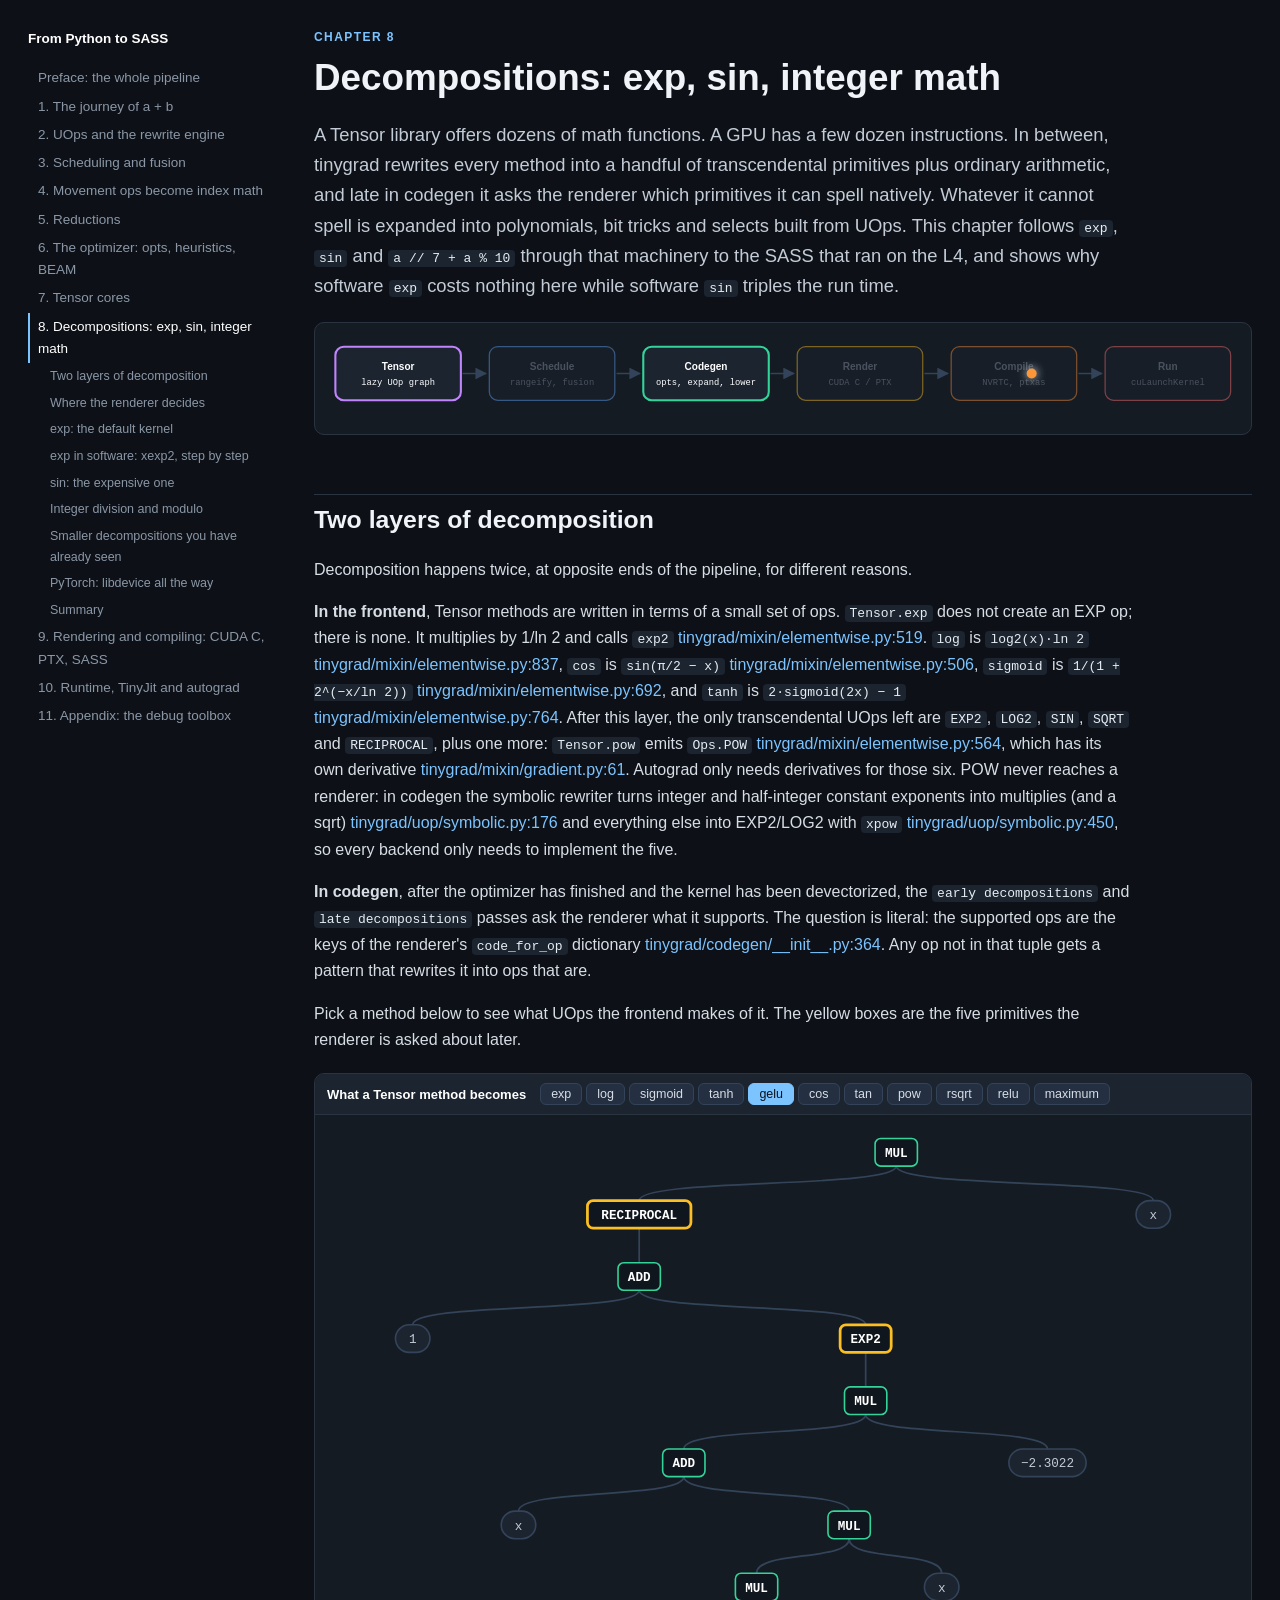
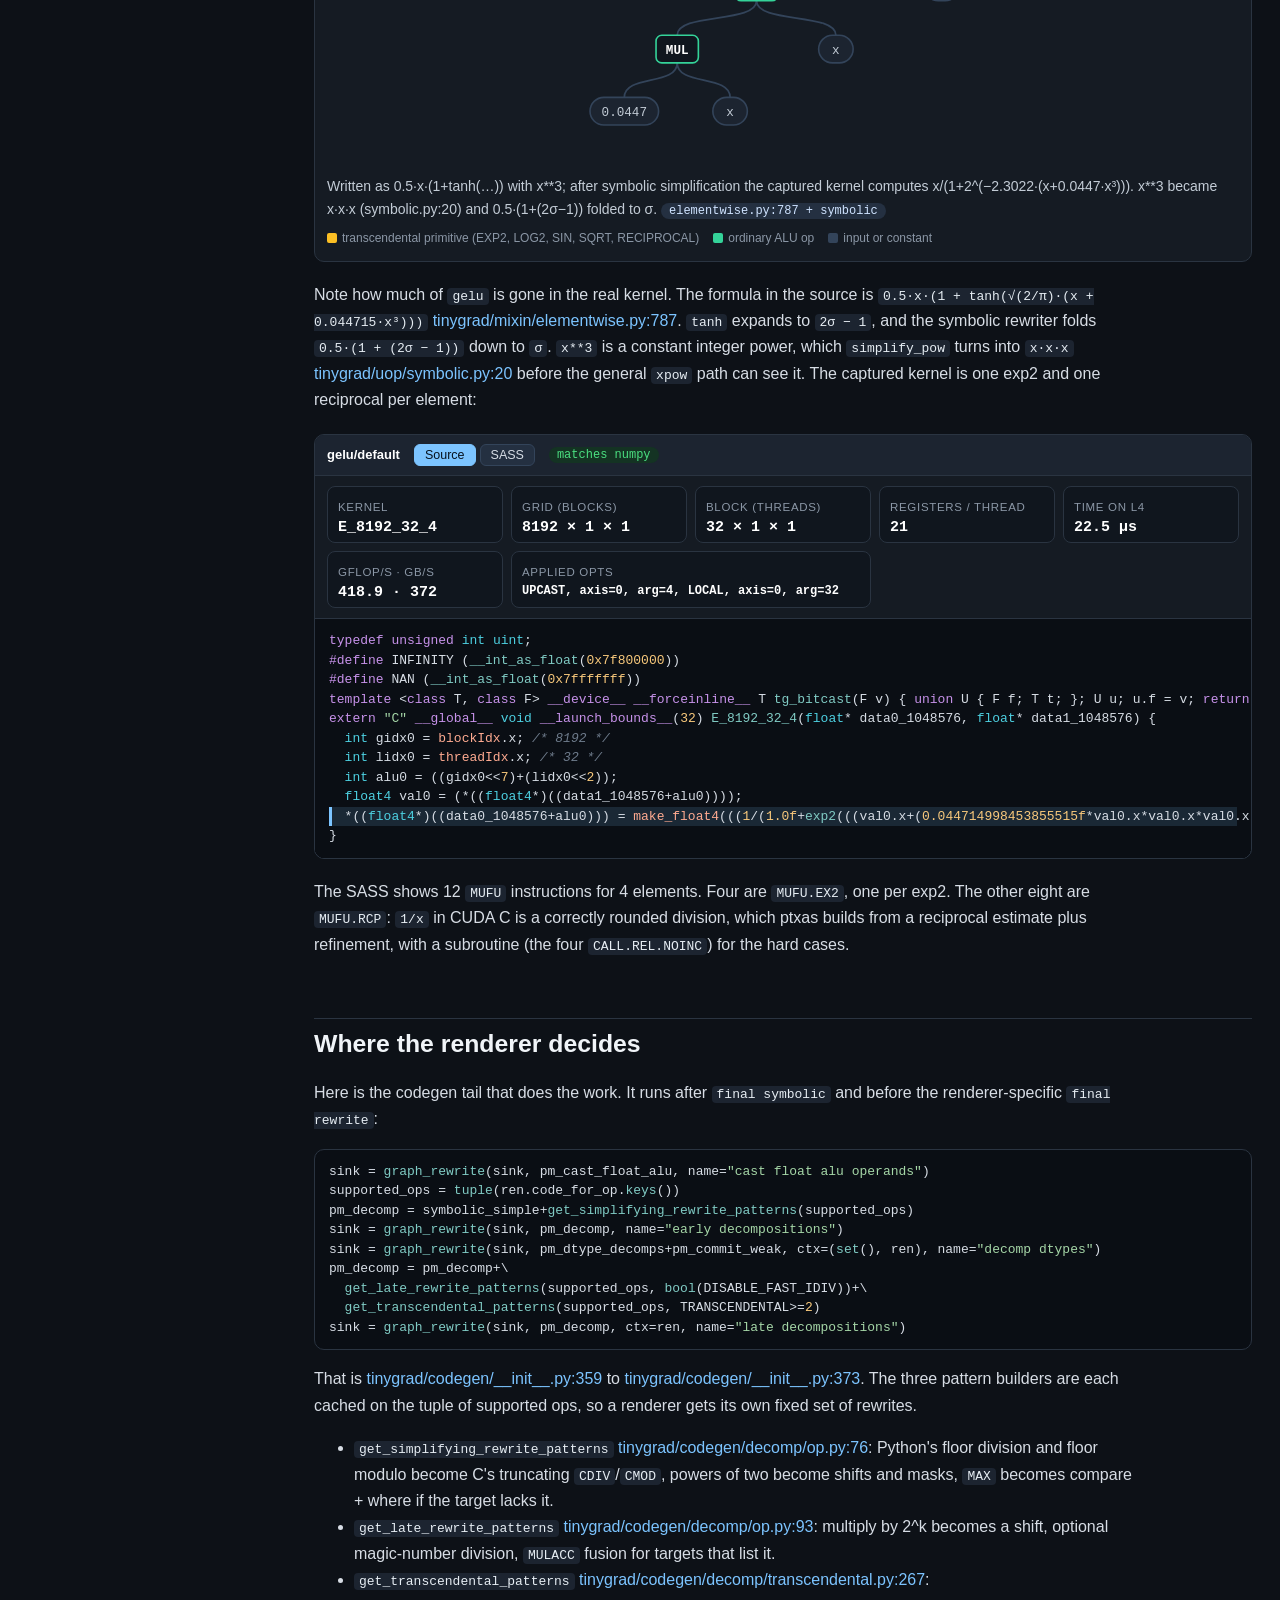
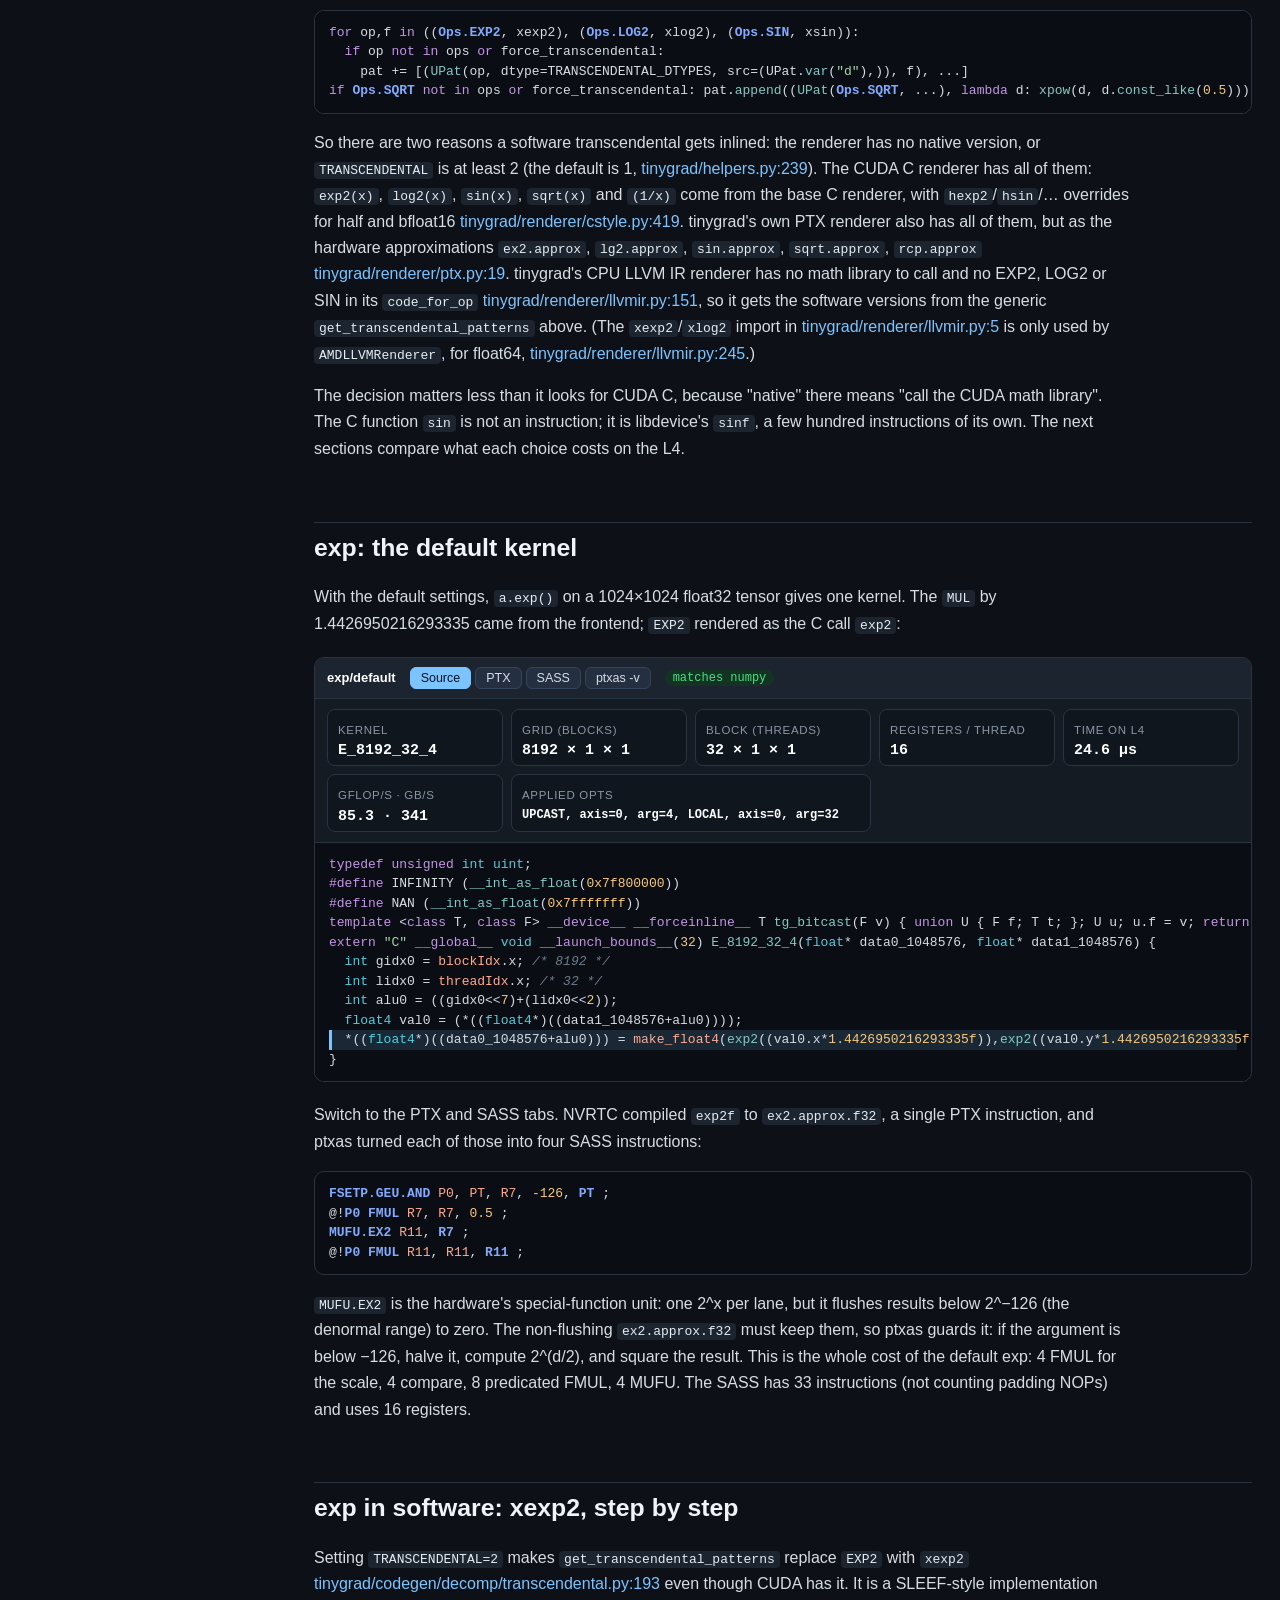
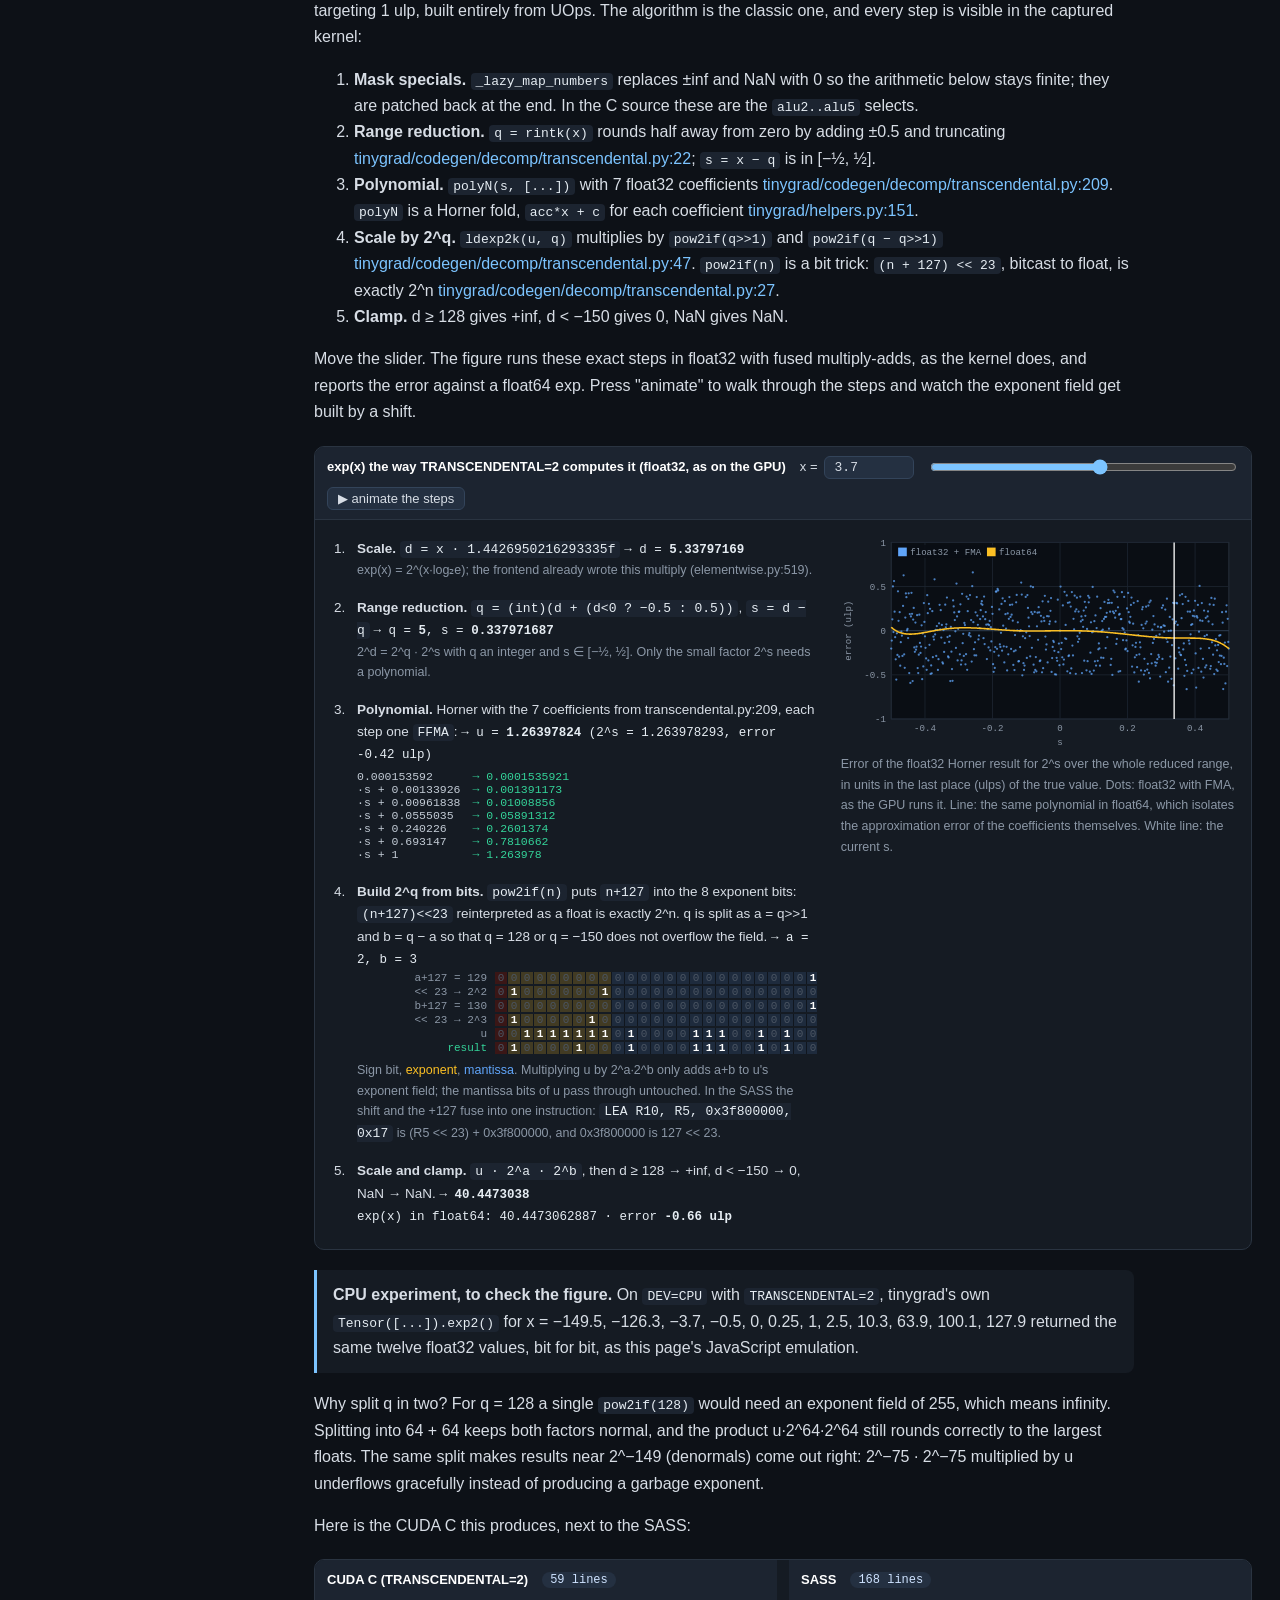
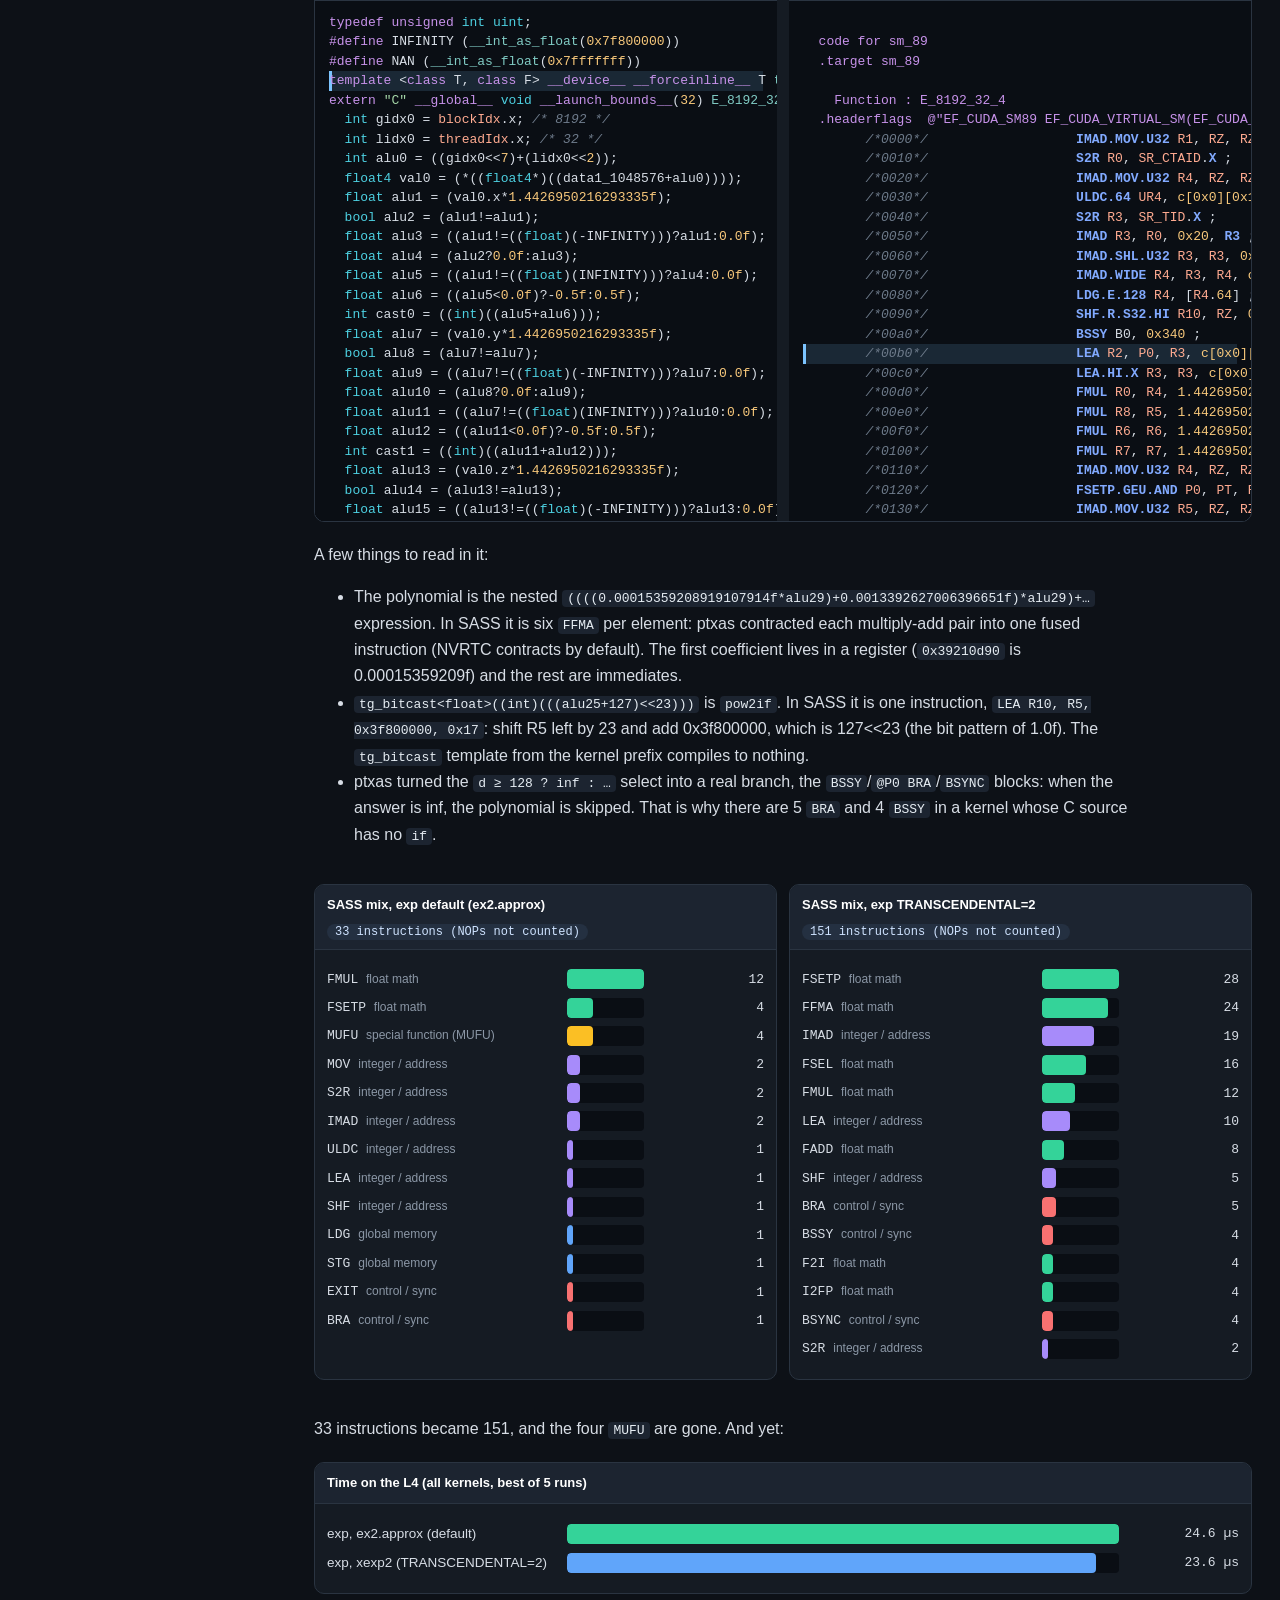
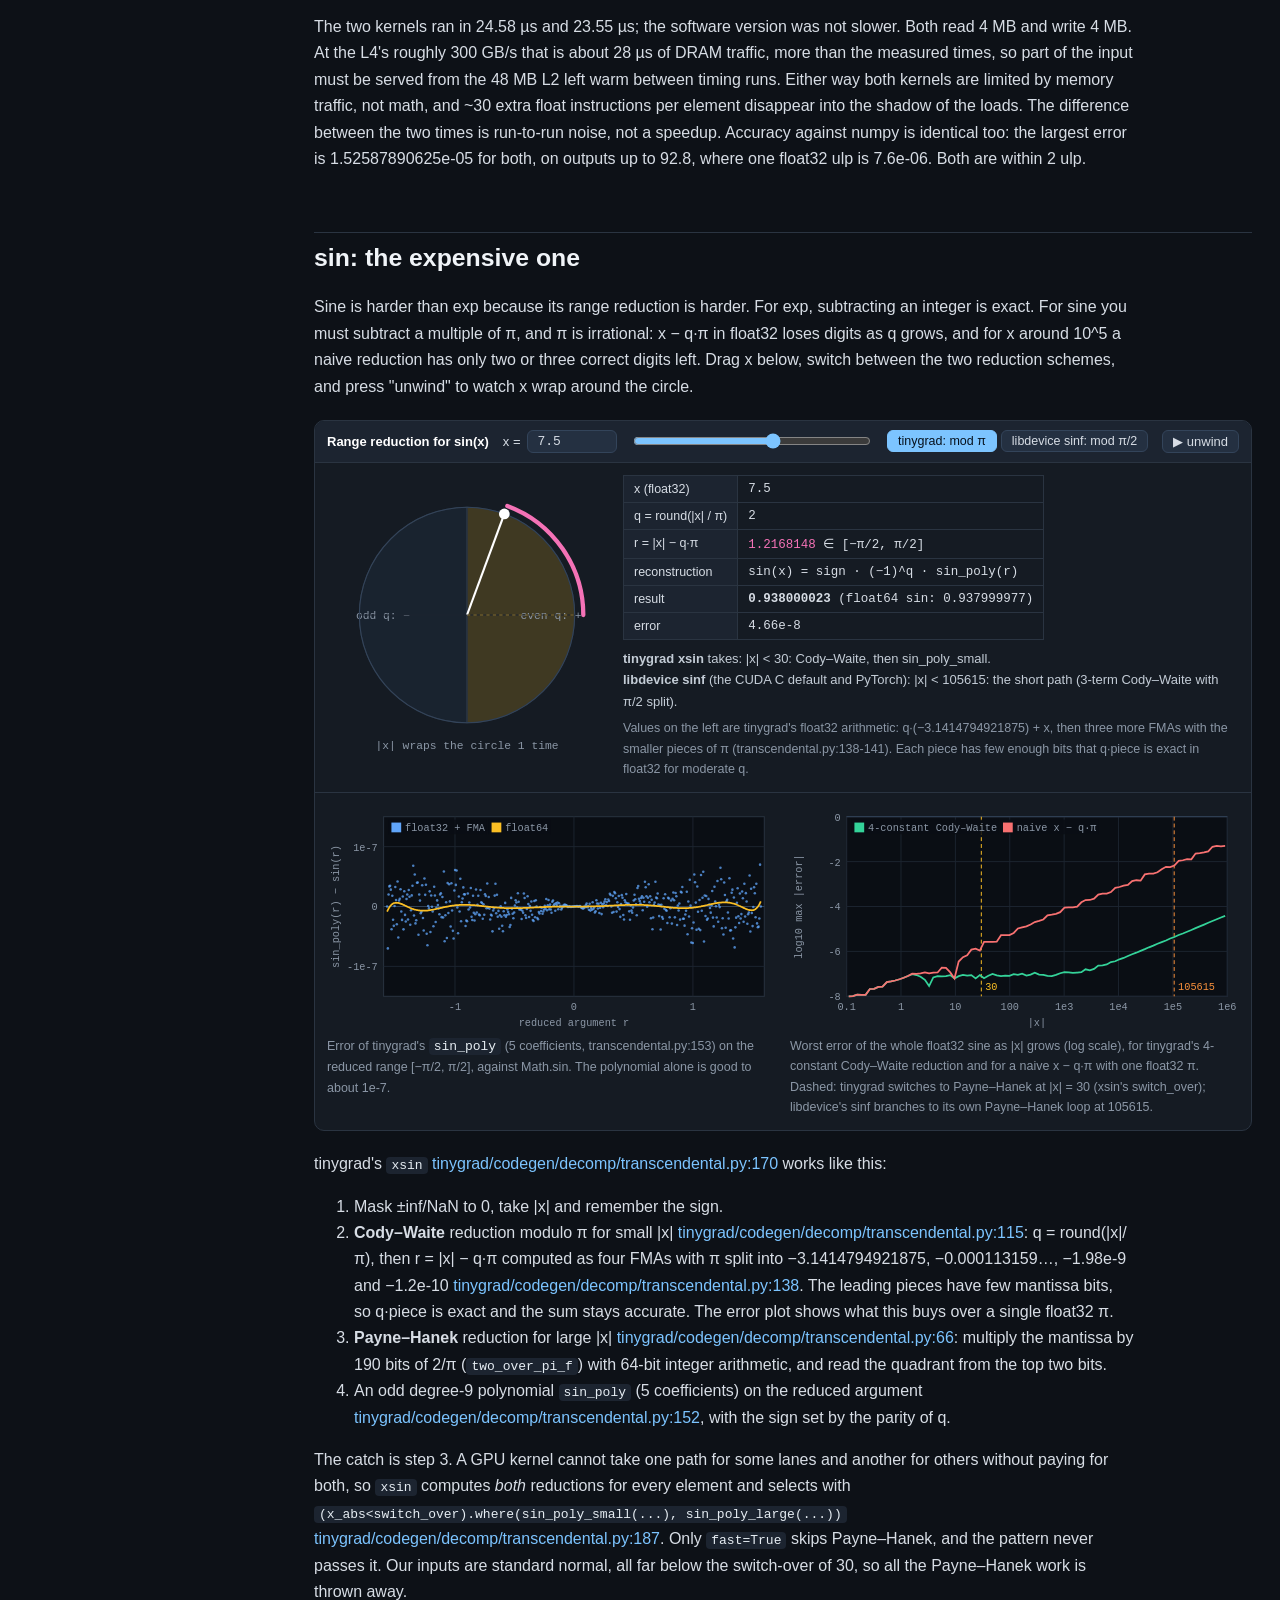
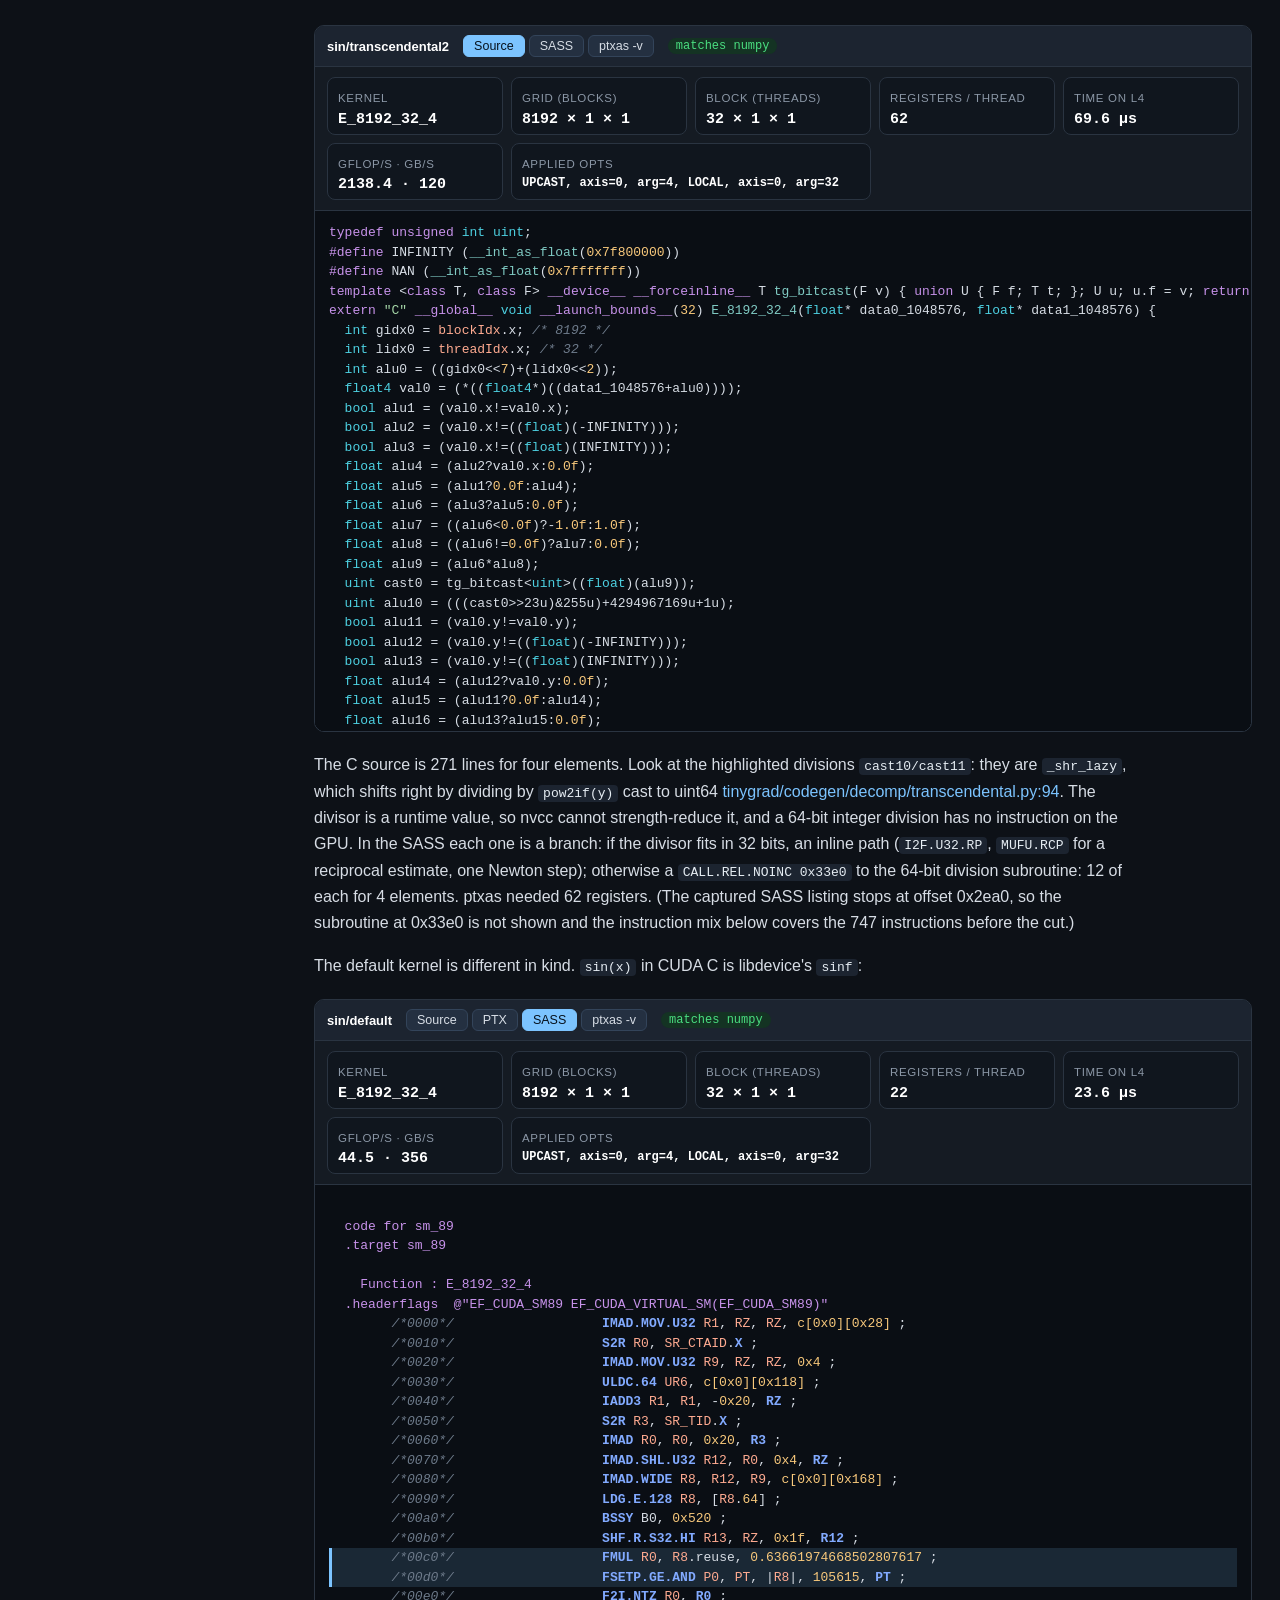
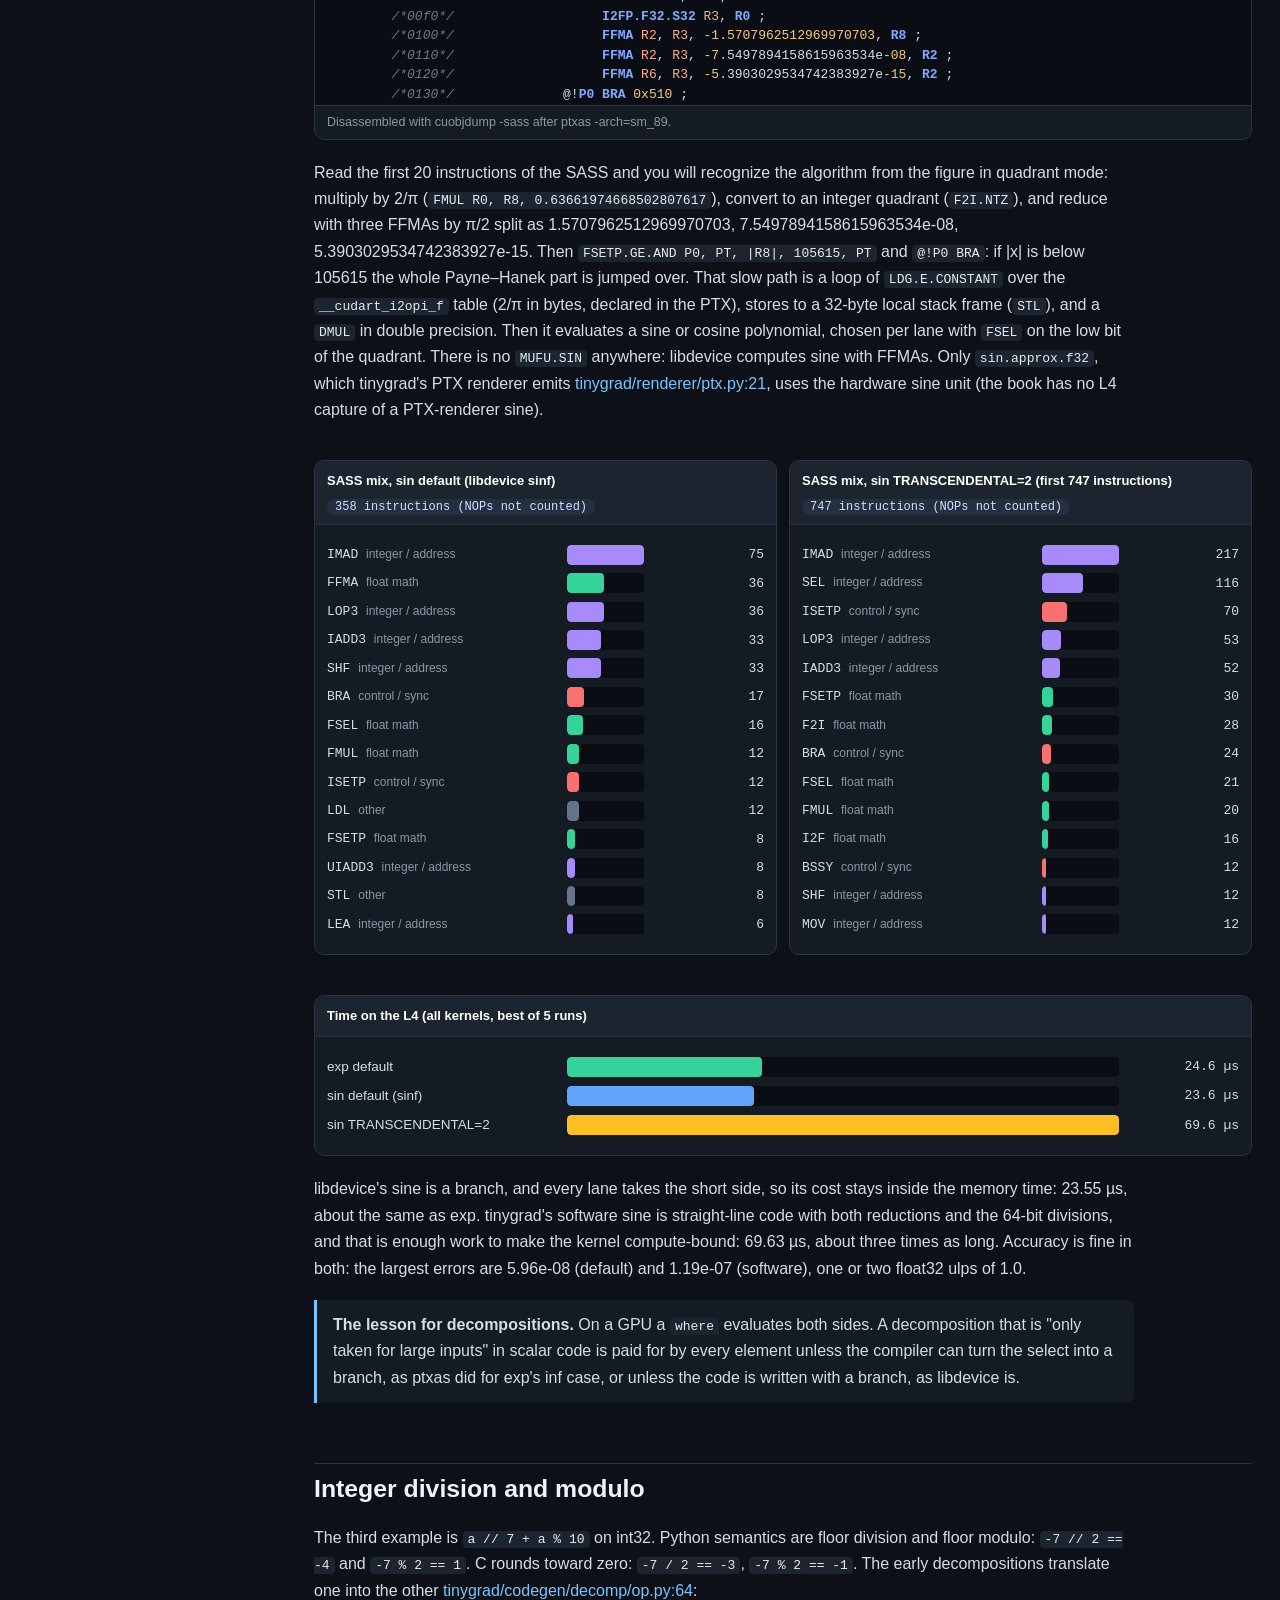
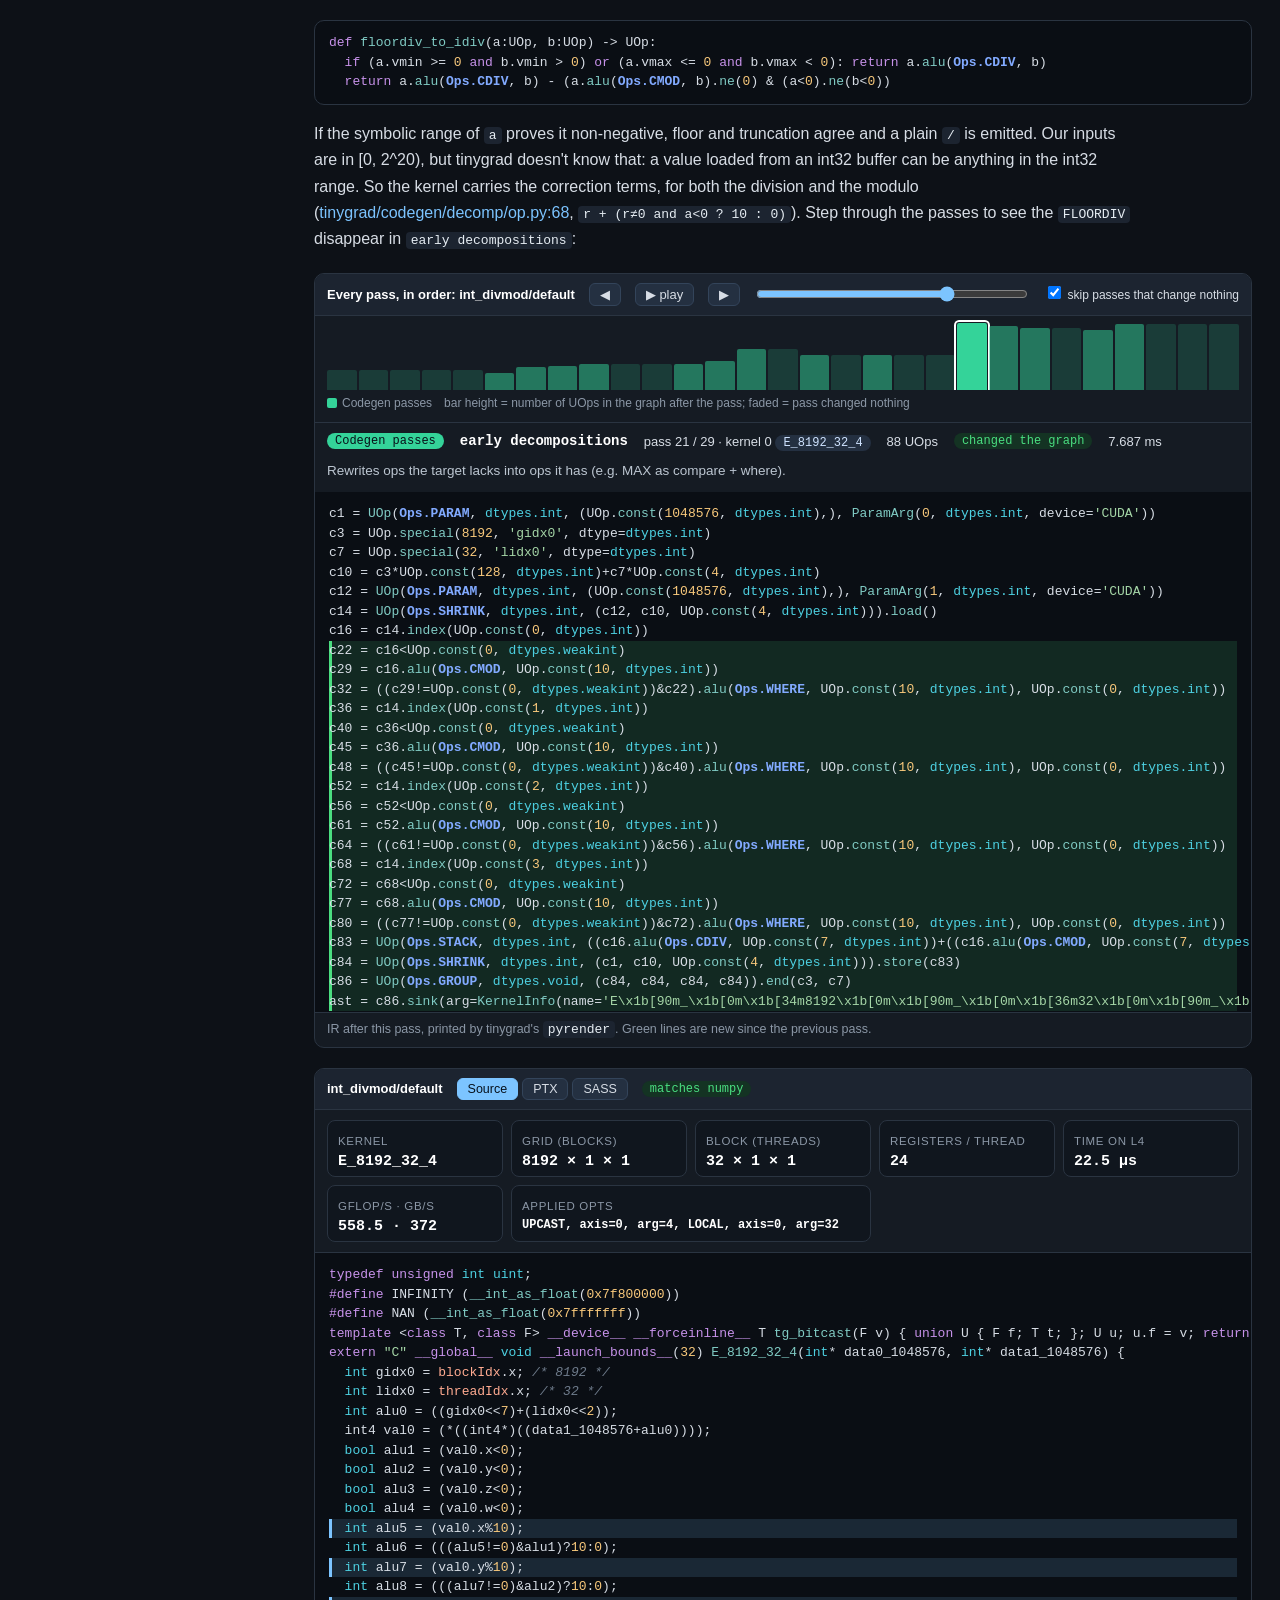
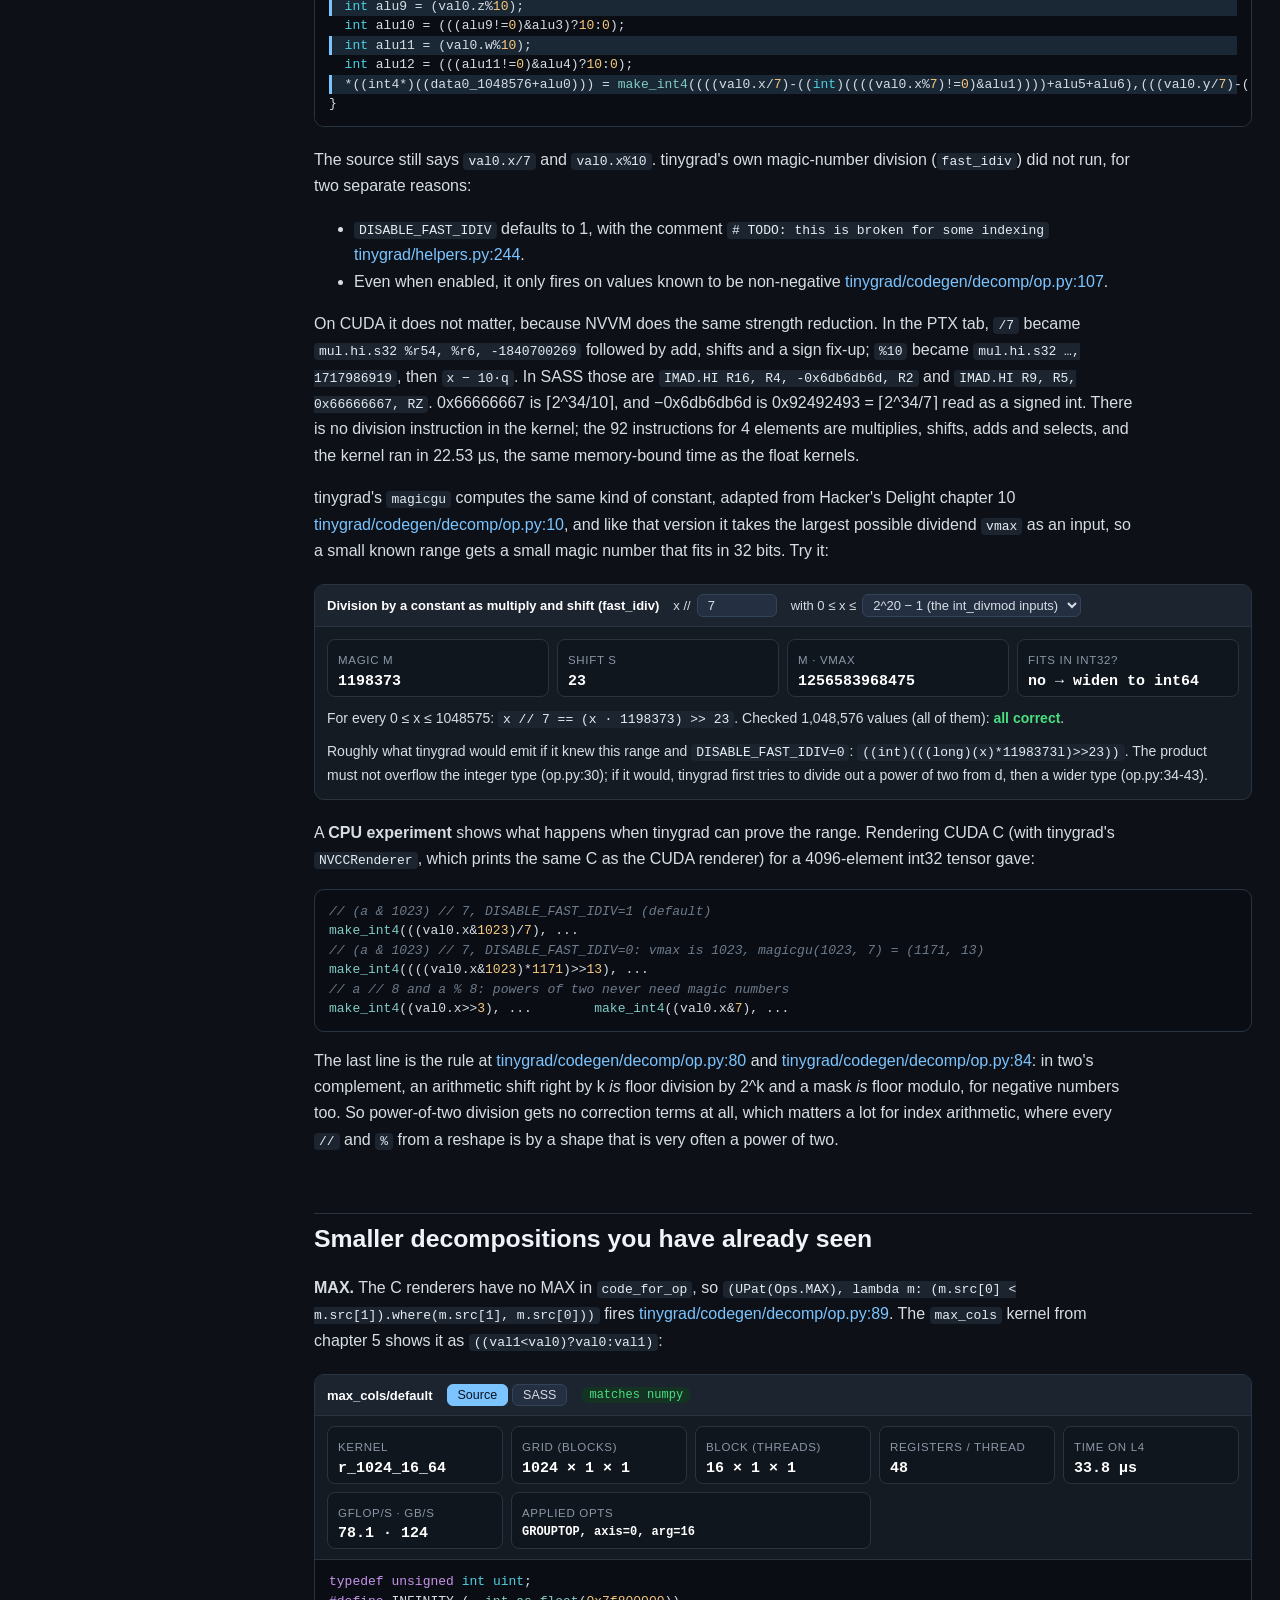
<file: book/ch08-decompositions.html>
<!doctype html>
<html lang="en"><head><meta charset="utf-8"><meta name="viewport" content="width=device-width,initial-scale=1">
<title>8. Decompositions: exp, sin, integer math · From Python to SASS</title>
<link rel="stylesheet" href="assets/book.css">
<style>
.c8-ax { fill: var(--muted); font: 10.5px var(--mono); }
.c8-tree-svg { width: 100%; display: block; }
.c8-tree-svg .c8-node, .c8-tree-svg .c8-edge { opacity: 0; transition: opacity .45s ease, transform .45s ease; }
.c8-tree-svg.grown .c8-node, .c8-tree-svg.grown .c8-edge { opacity: 1; }
.c8-edge { fill: none; stroke: #33445a; stroke-width: 1.5; }
.c8-op { fill: #fff; font: 600 11px var(--mono); } .c8-leaf { fill: #c3ccd6; font: 11px var(--mono); }
.c8-tree-note { margin-top: 8px; font-size: 14px; color: #c3ccd6; }
.c8-legend { display: flex; flex-wrap: wrap; gap: 14px; font-size: 12px; color: var(--muted); margin-top: 8px; }
.c8-legend i { display: inline-block; width: 10px; height: 10px; border-radius: 2px; margin-right: 5px; vertical-align: -1px; }
.c8-ctl { font-size: 13px; display: flex; gap: 6px; align-items: center; }
.c8-num { width: 90px; font-family: var(--mono); }
.c8-exp-grid { display: grid; grid-template-columns: minmax(0, 1.25fr) minmax(0, 1fr); gap: 16px; }
.c8-steps { margin: 0; padding-left: 22px; font-size: 13.5px; }
.c8-steps li { padding: 6px 8px; border-radius: 6px; margin-bottom: 4px; transition: background .4s, box-shadow .4s; }
.c8-steps li.lit { background: rgba(251, 191, 36, .12); box-shadow: inset 3px 0 var(--s-render); }
.c8-steps li.done { background: rgba(52, 211, 153, .06); }
.c8-steps .v { font: 12.5px var(--mono); color: #e6edf3; }
.c8-steps .why { color: var(--muted); font-size: 12.5px; }
.c8-horner { display: grid; grid-template-columns: auto auto; gap: 0 12px; font: 11.5px var(--mono); margin: 4px 0; color: #c3ccd6; justify-content: start; }
.c8-horner .hv { color: var(--s-codegen); }
.c8-bits { display: flex; align-items: center; gap: 8px; font: 11px var(--mono); margin: 2px 0; overflow: hidden; }
.c8-bl { width: 130px; flex: none; color: var(--muted); text-align: right; }
.c8-bf { display: flex; transition: transform .9s cubic-bezier(.2, .8, .2, 1); }
.c8-bf.from-low { transform: translateX(299px); transition: none; }
.c8-bf i { font-style: normal; width: 13px; text-align: center; border-right: 1px solid #10161e; color: #4b5563; }
.c8-bf i.one { color: #fff; font-weight: 700; }
.c8-bf i.s { background: #3a1616; } .c8-bf i.e { background: rgba(251, 191, 36, .2); } .c8-bf i.m { background: rgba(96, 165, 250, .12); }
.c8-bits.res .c8-bl { color: var(--s-codegen); }
.c8-warn { color: var(--s-render); font-size: 12px; margin: 4px 0; }
.c8-cap { color: var(--muted); font-size: 12.5px; margin-top: 6px; }
.c8-sin-grid { display: grid; grid-template-columns: 280px minmax(0, 1fr); gap: 16px; align-items: start; }
.c8-wheel { width: 100%; max-width: 280px; }
.c8-sin-plots { display: grid; grid-template-columns: 1fr 1fr; gap: 14px; border-top: 1px solid var(--line); }
.c8-t { margin: 0; font: 12.5px var(--mono); } .c8-t th { font-family: var(--sans); font-weight: 500; }
.c8-path { font-size: 13px; margin-top: 8px; color: #c3ccd6; }
.c8-idiv-grid { display: grid; grid-template-columns: repeat(4, 1fr); gap: 8px; }
.c8-idiv-out p { font-size: 14px; margin: 10px 0 0; }
.c8-good { color: var(--good); } .c8-bad { color: var(--bad); }
svg.c8-plot-exp, .c8-sin-plots svg { width: 100%; display: block; }
@media (max-width: 1000px) { .c8-exp-grid, .c8-sin-grid, .c8-sin-plots { grid-template-columns: 1fr; } .c8-idiv-grid { grid-template-columns: 1fr 1fr; } }
</style></head>
<body><main>
<div class="kicker">Chapter 8</div><h1>Decompositions: exp, sin, integer math</h1>
<p class="lede">A Tensor library offers dozens of math functions. A GPU has a few dozen instructions. In between, tinygrad rewrites
every method into a handful of transcendental primitives plus ordinary arithmetic, and late in codegen it asks the renderer which
primitives it can spell natively. Whatever it cannot spell is expanded into polynomials, bit tricks and selects built from
UOps. This chapter follows <code>exp</code>, <code>sin</code> and <code>a // 7 + a % 10</code> through that machinery to the
SASS that ran on the L4, and shows why software <code>exp</code> costs nothing here while software <code>sin</code> triples the run time.</p>
<div class="pipeline" data-active="tensor,codegen"></div>

<h2>Two layers of decomposition</h2>
<p>Decomposition happens twice, at opposite ends of the pipeline, for different reasons.</p>
<p><b>In the frontend</b>, Tensor methods are written in terms of a small set of ops. <code>Tensor.exp</code> does not create an
EXP op; there is none. It multiplies by 1/ln 2 and calls <code>exp2</code>
<a class="src" data-src="tinygrad/mixin/elementwise.py#L519"></a>. <code>log</code> is <code>log2(x)·ln 2</code>
<a class="src" data-src="tinygrad/mixin/elementwise.py#L837"></a>, <code>cos</code> is <code>sin(π/2 − x)</code>
<a class="src" data-src="tinygrad/mixin/elementwise.py#L506"></a>, <code>sigmoid</code> is <code>1/(1 + 2^(−x/ln 2))</code>
<a class="src" data-src="tinygrad/mixin/elementwise.py#L692"></a>, and <code>tanh</code> is <code>2·sigmoid(2x) − 1</code>
<a class="src" data-src="tinygrad/mixin/elementwise.py#L764"></a>. After this layer, the only transcendental UOps left are
<code>EXP2</code>, <code>LOG2</code>, <code>SIN</code>, <code>SQRT</code> and <code>RECIPROCAL</code>, plus one more:
<code>Tensor.pow</code> emits <code>Ops.POW</code> <a class="src" data-src="tinygrad/mixin/elementwise.py#L564"></a>, which has its
own derivative <a class="src" data-src="tinygrad/mixin/gradient.py#L61"></a>. Autograd only needs derivatives for those six. POW
never reaches a renderer: in codegen the symbolic rewriter turns integer and half-integer constant exponents into multiplies (and a sqrt)
<a class="src" data-src="tinygrad/uop/symbolic.py#L176"></a> and everything else into EXP2/LOG2 with <code>xpow</code>
<a class="src" data-src="tinygrad/uop/symbolic.py#L450"></a>, so every backend only needs to implement the five.</p>
<p><b>In codegen</b>, after the optimizer has finished and the kernel has been devectorized, the <code>early decompositions</code>
and <code>late decompositions</code> passes ask the renderer what it supports. The question is literal: the supported ops are
the keys of the renderer's <code>code_for_op</code> dictionary <a class="src" data-src="tinygrad/codegen/__init__.py#L364"></a>.
Any op not in that tuple gets a pattern that rewrites it into ops that are.</p>
<p>Pick a method below to see what UOps the frontend makes of it. The yellow boxes are the five primitives the renderer is
asked about later.</p>
<div id="c8-tree" class="reveal"></div>
<p>Note how much of <code>gelu</code> is gone in the real kernel. The formula in the source is
<code>0.5·x·(1 + tanh(√(2/π)·(x + 0.044715·x³)))</code> <a class="src" data-src="tinygrad/mixin/elementwise.py#L787"></a>.
<code>tanh</code> expands to <code>2σ − 1</code>, and the symbolic rewriter folds <code>0.5·(1 + (2σ − 1))</code> down to
<code>σ</code>. <code>x**3</code> is a constant integer power, which <code>simplify_pow</code> turns into <code>x·x·x</code>
<a class="src" data-src="tinygrad/uop/symbolic.py#L20"></a> before the general <code>xpow</code> path can see it. The captured
kernel is one exp2 and one reciprocal per element:</p>
<div class="kernel-view" data-key="gelu/default" data-tabs="source,sass" data-tab="source" data-highlight="exp2|MUFU"></div>
<p>The SASS shows 12 <code>MUFU</code> instructions for 4 elements. Four are <code>MUFU.EX2</code>, one per exp2. The other
eight are <code>MUFU.RCP</code>: <code>1/x</code> in CUDA C is a correctly rounded division, which ptxas builds from a reciprocal
estimate plus refinement, with a subroutine (the four <code>CALL.REL.NOINC</code>) for the hard cases.</p>

<h2>Where the renderer decides</h2>
<p>Here is the codegen tail that does the work. It runs after <code>final symbolic</code> and before the renderer-specific
<code>final rewrite</code>:</p>
<pre class="code static" data-lang="python">
sink = graph_rewrite(sink, pm_cast_float_alu, name="cast float alu operands")
supported_ops = tuple(ren.code_for_op.keys())
pm_decomp = symbolic_simple+get_simplifying_rewrite_patterns(supported_ops)
sink = graph_rewrite(sink, pm_decomp, name="early decompositions")
sink = graph_rewrite(sink, pm_dtype_decomps+pm_commit_weak, ctx=(set(), ren), name="decomp dtypes")
pm_decomp = pm_decomp+\
  get_late_rewrite_patterns(supported_ops, bool(DISABLE_FAST_IDIV))+\
  get_transcendental_patterns(supported_ops, TRANSCENDENTAL>=2)
sink = graph_rewrite(sink, pm_decomp, ctx=ren, name="late decompositions")
</pre>
<p>That is <a class="src" data-src="tinygrad/codegen/__init__.py#L359"></a> to
<a class="src" data-src="tinygrad/codegen/__init__.py#L373"></a>. The three pattern builders are each cached on the tuple of
supported ops, so a renderer gets its own fixed set of rewrites.</p>
<ul>
<li><code>get_simplifying_rewrite_patterns</code> <a class="src" data-src="tinygrad/codegen/decomp/op.py#L76"></a>: Python's
floor division and floor modulo become C's truncating <code>CDIV</code>/<code>CMOD</code>, powers of two become shifts and masks,
<code>MAX</code> becomes compare + where if the target lacks it.</li>
<li><code>get_late_rewrite_patterns</code> <a class="src" data-src="tinygrad/codegen/decomp/op.py#L93"></a>: multiply by
2^k becomes a shift, optional magic-number division, <code>MULACC</code> fusion for targets that list it.</li>
<li><code>get_transcendental_patterns</code> <a class="src" data-src="tinygrad/codegen/decomp/transcendental.py#L267"></a>:</li>
</ul>
<pre class="code static" data-lang="python">
for op,f in ((Ops.EXP2, xexp2), (Ops.LOG2, xlog2), (Ops.SIN, xsin)):
  if op not in ops or force_transcendental:
    pat += [(UPat(op, dtype=TRANSCENDENTAL_DTYPES, src=(UPat.var("d"),)), f), ...]
if Ops.SQRT not in ops or force_transcendental: pat.append((UPat(Ops.SQRT, ...), lambda d: xpow(d, d.const_like(0.5))))
</pre>
<p>So there are two reasons a software transcendental gets inlined: the renderer has no native version, or
<code>TRANSCENDENTAL</code> is at least 2 (the default is 1, <a class="src" data-src="tinygrad/helpers.py#L239"></a>). The CUDA C
renderer has all of them: <code>exp2(x)</code>, <code>log2(x)</code>, <code>sin(x)</code>, <code>sqrt(x)</code> and
<code>(1/x)</code> come from the base C renderer, with <code>hexp2</code>/<code>hsin</code>/… overrides for half and bfloat16
<a class="src" data-src="tinygrad/renderer/cstyle.py#L419"></a>. tinygrad's own PTX renderer also has all of them, but as the
hardware approximations <code>ex2.approx</code>, <code>lg2.approx</code>, <code>sin.approx</code>, <code>sqrt.approx</code>,
<code>rcp.approx</code> <a class="src" data-src="tinygrad/renderer/ptx.py#L19"></a>. tinygrad's CPU LLVM IR renderer has no math
library to call and no EXP2, LOG2 or SIN in its <code>code_for_op</code> <a class="src" data-src="tinygrad/renderer/llvmir.py#L151"></a>,
so it gets the software versions from the generic <code>get_transcendental_patterns</code> above. (The <code>xexp2</code>/<code>xlog2</code>
import in <a class="src" data-src="tinygrad/renderer/llvmir.py#L5"></a> is only used by <code>AMDLLVMRenderer</code>, for float64,
<a class="src" data-src="tinygrad/renderer/llvmir.py#L245"></a>.)</p>
<p>The decision matters less than it looks for CUDA C, because "native" there means "call the CUDA math library". The C
function <code>sin</code> is not an instruction; it is libdevice's <code>sinf</code>, a few hundred instructions of its own.
The next sections compare what each choice costs on the L4.</p>

<h2>exp: the default kernel</h2>
<p>With the default settings, <code>a.exp()</code> on a 1024×1024 float32 tensor gives one kernel. The <code>MUL</code> by
1.4426950216293335 came from the frontend; <code>EXP2</code> rendered as the C call <code>exp2</code>:</p>
<div class="kernel-view" data-key="exp/default" data-tabs="source,ptx,sass,ptxas" data-tab="source" data-highlight="exp2|ex2|MUFU|-126"></div>
<p>Switch to the PTX and SASS tabs. NVRTC compiled <code>exp2f</code> to <code>ex2.approx.f32</code>, a single PTX instruction,
and ptxas turned each of those into four SASS instructions:</p>
<pre class="code static" data-lang="sass">
FSETP.GEU.AND P0, PT, R7, -126, PT ;
@!P0 FMUL R7, R7, 0.5 ;
MUFU.EX2 R11, R7 ;
@!P0 FMUL R11, R11, R11 ;
</pre>
<p><code>MUFU.EX2</code> is the hardware's special-function unit: one 2^x per lane, but it flushes results below 2^−126 (the
denormal range) to zero. The non-flushing <code>ex2.approx.f32</code> must keep them, so ptxas guards it: if the argument is below
−126, halve it, compute 2^(d/2), and square the result. This is the whole cost of the default exp: 4 FMUL for the scale, 4
compare, 8 predicated FMUL, 4 MUFU. The SASS has 33 instructions (not counting padding NOPs) and uses 16 registers.</p>

<h2>exp in software: xexp2, step by step</h2>
<p>Setting <code>TRANSCENDENTAL=2</code> makes <code>get_transcendental_patterns</code> replace <code>EXP2</code> with
<code>xexp2</code> <a class="src" data-src="tinygrad/codegen/decomp/transcendental.py#L193"></a> even though CUDA has it. It is a
SLEEF-style implementation targeting 1 ulp, built entirely from UOps. The algorithm is the classic one, and every step is visible
in the captured kernel:</p>
<ol>
<li><b>Mask specials.</b> <code>_lazy_map_numbers</code> replaces ±inf and NaN with 0 so the arithmetic below stays finite; they are
patched back at the end. In the C source these are the <code>alu2..alu5</code> selects.</li>
<li><b>Range reduction.</b> <code>q = rintk(x)</code> rounds half away from zero by adding ±0.5 and truncating
<a class="src" data-src="tinygrad/codegen/decomp/transcendental.py#L22"></a>; <code>s = x − q</code> is in [−½, ½].</li>
<li><b>Polynomial.</b> <code>polyN(s, [...])</code> with 7 float32 coefficients
<a class="src" data-src="tinygrad/codegen/decomp/transcendental.py#L209"></a>. <code>polyN</code> is a Horner fold,
<code>acc*x + c</code> for each coefficient <a class="src" data-src="tinygrad/helpers.py#L151"></a>.</li>
<li><b>Scale by 2^q.</b> <code>ldexp2k(u, q)</code> multiplies by <code>pow2if(q&gt;&gt;1)</code> and <code>pow2if(q − q&gt;&gt;1)</code>
<a class="src" data-src="tinygrad/codegen/decomp/transcendental.py#L47"></a>. <code>pow2if(n)</code> is a bit trick:
<code>(n + 127) &lt;&lt; 23</code>, bitcast to float, is exactly 2^n <a class="src" data-src="tinygrad/codegen/decomp/transcendental.py#L27"></a>.</li>
<li><b>Clamp.</b> d ≥ 128 gives +inf, d &lt; −150 gives 0, NaN gives NaN.</li>
</ol>
<p>Move the slider. The figure runs these exact steps in float32 with fused multiply-adds, as the kernel does, and reports the
error against a float64 exp. Press "animate" to walk through the steps and watch the exponent field get built by a shift.</p>
<div id="c8-exp2" class="reveal"></div>
<div class="callout"><p><b>CPU experiment, to check the figure.</b> On <code>DEV=CPU</code> with <code>TRANSCENDENTAL=2</code>,
tinygrad's own <code>Tensor([...]).exp2()</code> for x = −149.5, −126.3, −3.7, −0.5, 0, 0.25, 1, 2.5, 10.3, 63.9, 100.1, 127.9
returned the same twelve float32 values, bit for bit, as this page's JavaScript emulation.</p></div>
<p>Why split q in two? For q = 128 a single <code>pow2if(128)</code> would need an exponent field of 255, which means infinity.
Splitting into 64 + 64 keeps both factors normal, and the product u·2^64·2^64 still rounds correctly to the largest floats. The
same split makes results near 2^−149 (denormals) come out right: 2^−75 · 2^−75 multiplied by u underflows gracefully instead of
producing a garbage exponent.</p>
<p>Here is the CUDA C this produces, next to the SASS:</p>
<div class="code-compare" data-left="exp/transcendental2|0|source" data-right="exp/transcendental2|0|sass" data-labels="CUDA C (TRANSCENDENTAL=2)|SASS" data-highlight="tg_bitcast|FFMA|LEA R|0x3f800000"></div>
<p>A few things to read in it:</p>
<ul>
<li>The polynomial is the nested <code>((((0.00015359208919107914f*alu29)+0.0013392627006396651f)*alu29)+…</code> expression. In
SASS it is six <code>FFMA</code> per element: ptxas contracted each multiply-add pair into one fused instruction (NVRTC contracts
by default). The first coefficient lives in a register (<code>0x39210d90</code> is 0.00015359209f) and the rest are immediates.</li>
<li><code>tg_bitcast&lt;float&gt;((int)(((alu25+127)&lt;&lt;23)))</code> is <code>pow2if</code>. In SASS it is one instruction,
<code>LEA R10, R5, 0x3f800000, 0x17</code>: shift R5 left by 23 and add 0x3f800000, which is 127&lt;&lt;23 (the bit pattern of
1.0f). The <code>tg_bitcast</code> template from the kernel prefix compiles to nothing.</li>
<li>ptxas turned the <code>d ≥ 128 ? inf : …</code> select into a real branch, the <code>BSSY</code>/<code>@P0 BRA</code>/<code>BSYNC</code>
blocks: when the answer is inf, the polynomial is skipped. That is why there are 5 <code>BRA</code> and 4 <code>BSSY</code> in a
kernel whose C source has no <code>if</code>.</li>
</ul>
<div class="split">
<div class="sass-mix" data-key="exp/default" data-title="SASS mix, exp default (ex2.approx)"></div>
<div class="sass-mix" data-key="exp/transcendental2" data-title="SASS mix, exp TRANSCENDENTAL=2"></div>
</div>
<p>33 instructions became 151, and the four <code>MUFU</code> are gone. And yet:</p>
<div class="bars" data-keys="exp/default,exp/transcendental2" data-labels="exp, ex2.approx (default)|exp, xexp2 (TRANSCENDENTAL=2)"></div>
<p>The two kernels ran in 24.58 µs and 23.55 µs; the software version was not slower. Both read 4 MB and write 4 MB. At the L4's
roughly 300 GB/s that is about 28 µs of DRAM traffic, more than the measured times, so part of the input must be served from the
48 MB L2 left warm between timing runs. Either way both kernels are limited by memory traffic, not math, and ~30 extra
float instructions per element disappear into the shadow of the loads. The difference between the two times is run-to-run noise,
not a speedup. Accuracy against numpy is identical too: the largest error is 1.52587890625e-05 for both, on outputs up to 92.8,
where one float32 ulp is 7.6e-06. Both are within 2 ulp.</p>

<h2>sin: the expensive one</h2>
<p>Sine is harder than exp because its range reduction is harder. For exp, subtracting an integer is exact. For sine you must
subtract a multiple of π, and π is irrational: x − q·π in float32 loses digits as q grows, and for x around 10^5 a naive
reduction has only two or three correct digits left. Drag x below, switch between the two reduction schemes, and press "unwind" to watch x wrap
around the circle.</p>
<div id="c8-sin" class="reveal"></div>
<p>tinygrad's <code>xsin</code> <a class="src" data-src="tinygrad/codegen/decomp/transcendental.py#L170"></a> works like this:</p>
<ol>
<li>Mask ±inf/NaN to 0, take |x| and remember the sign.</li>
<li><b>Cody–Waite</b> reduction modulo π for small |x| <a class="src" data-src="tinygrad/codegen/decomp/transcendental.py#L115"></a>:
q = round(|x|/π), then r = |x| − q·π computed as four FMAs with π split into −3.1414794921875, −0.000113159…, −1.98e-9 and
−1.2e-10 <a class="src" data-src="tinygrad/codegen/decomp/transcendental.py#L138"></a>. The leading pieces have few mantissa bits,
so q·piece is exact and the sum stays accurate. The error plot shows what this buys over a single float32 π.</li>
<li><b>Payne–Hanek</b> reduction for large |x| <a class="src" data-src="tinygrad/codegen/decomp/transcendental.py#L66"></a>:
multiply the mantissa by 190 bits of 2/π (<code>two_over_pi_f</code>) with 64-bit integer arithmetic, and read the quadrant from
the top two bits.</li>
<li>An odd degree-9 polynomial <code>sin_poly</code> (5 coefficients) on the reduced argument
<a class="src" data-src="tinygrad/codegen/decomp/transcendental.py#L152"></a>, with the sign set by the parity of q.</li>
</ol>
<p>The catch is step 3. A GPU kernel cannot take one path for some lanes and another for others without paying for both, so
<code>xsin</code> computes <i>both</i> reductions for every element and selects with
<code>(x_abs&lt;switch_over).where(sin_poly_small(...), sin_poly_large(...))</code>
<a class="src" data-src="tinygrad/codegen/decomp/transcendental.py#L187"></a>. Only <code>fast=True</code> skips Payne–Hanek, and
the pattern never passes it. Our inputs are standard normal, all far below the switch-over of 30, so all the Payne–Hanek work is
thrown away.</p>
<div class="kernel-view" data-key="sin/transcendental2" data-tabs="source,sass,ptxas" data-tab="source" data-highlight="/cast1[01]|CALL|MUFU.RCP"></div>
<p>The C source is 271 lines for four elements. Look at the highlighted divisions <code>cast10/cast11</code>: they are
<code>_shr_lazy</code>, which shifts right by dividing by <code>pow2if(y)</code> cast to uint64
<a class="src" data-src="tinygrad/codegen/decomp/transcendental.py#L94"></a>. The divisor is a runtime value, so nvcc cannot
strength-reduce it, and a 64-bit integer division has no instruction on the GPU. In the SASS each one is a
branch: if the divisor fits in 32 bits, an inline path (<code>I2F.U32.RP</code>, <code>MUFU.RCP</code> for a reciprocal estimate,
one Newton step); otherwise a <code>CALL.REL.NOINC 0x33e0</code> to the 64-bit division subroutine: 12 of each for 4 elements. ptxas needed 62 registers. (The captured SASS listing stops at offset 0x2ea0, so the subroutine at
0x33e0 is not shown and the instruction mix below covers the 747 instructions before the cut.)</p>
<p>The default kernel is different in kind. <code>sin(x)</code> in CUDA C is libdevice's <code>sinf</code>:</p>
<div class="kernel-view" data-key="sin/default" data-tabs="source,ptx,sass,ptxas" data-tab="sass" data-highlight="0.6366197|105615|LDG.E.CONSTANT|STL|DMUL"></div>
<p>Read the first 20 instructions of the SASS and you will recognize the algorithm from the figure in quadrant mode: multiply by
2/π (<code>FMUL R0, R8, 0.63661974668502807617</code>), convert to an integer quadrant (<code>F2I.NTZ</code>), and reduce with three
FFMAs by π/2 split as 1.5707962512969970703, 7.5497894158615963534e-08, 5.3903029534742383927e-15. Then
<code>FSETP.GE.AND P0, PT, |R8|, 105615, PT</code> and <code>@!P0 BRA</code>: if |x| is below 105615 the whole Payne–Hanek part is
jumped over. That slow path is a loop of <code>LDG.E.CONSTANT</code> over the <code>__cudart_i2opi_f</code> table (2/π in bytes,
declared in the PTX), stores to a 32-byte local stack frame (<code>STL</code>), and a <code>DMUL</code> in double precision. Then
it evaluates a sine or cosine polynomial, chosen per lane with <code>FSEL</code> on the low bit of the quadrant. There is no
<code>MUFU.SIN</code> anywhere: libdevice computes sine with FFMAs. Only <code>sin.approx.f32</code>, which tinygrad's PTX renderer
emits <a class="src" data-src="tinygrad/renderer/ptx.py#L21"></a>, uses the hardware sine unit (the book has no L4 capture of a
PTX-renderer sine).</p>
<div class="split">
<div class="sass-mix" data-key="sin/default" data-title="SASS mix, sin default (libdevice sinf)"></div>
<div class="sass-mix" data-key="sin/transcendental2" data-title="SASS mix, sin TRANSCENDENTAL=2 (first 747 instructions)"></div>
</div>
<div class="bars" data-keys="exp/default,sin/default,sin/transcendental2" data-labels="exp default|sin default (sinf)|sin TRANSCENDENTAL=2"></div>
<p>libdevice's sine is a branch, and every lane takes the short side, so its cost stays inside the memory time: 23.55 µs, about
the same as exp. tinygrad's software sine is straight-line code with both reductions and the 64-bit divisions, and that is enough
work to make the kernel compute-bound: 69.63 µs, about three times as long. Accuracy is fine in both: the largest errors are
5.96e-08 (default) and 1.19e-07 (software), one or two float32 ulps of 1.0.</p>
<div class="callout"><p><b>The lesson for decompositions.</b> On a GPU a <code>where</code> evaluates both sides. A
decomposition that is "only taken for large inputs" in scalar code is paid for by every element unless the compiler can turn the
select into a branch, as ptxas did for exp's inf case, or unless the code is written with a branch, as libdevice is.</p></div>

<h2>Integer division and modulo</h2>
<p>The third example is <code>a // 7 + a % 10</code> on int32. Python semantics are floor division and floor modulo:
<code>-7 // 2 == -4</code> and <code>-7 % 2 == 1</code>. C rounds toward zero: <code>-7 / 2 == -3</code>, <code>-7 % 2 == -1</code>.
The early decompositions translate one into the other <a class="src" data-src="tinygrad/codegen/decomp/op.py#L64"></a>:</p>
<pre class="code static" data-lang="python">
def floordiv_to_idiv(a:UOp, b:UOp) -> UOp:
  if (a.vmin >= 0 and b.vmin > 0) or (a.vmax <= 0 and b.vmax < 0): return a.alu(Ops.CDIV, b)
  return a.alu(Ops.CDIV, b) - (a.alu(Ops.CMOD, b).ne(0) & (a<0).ne(b<0))
</pre>
<p>If the symbolic range of <code>a</code> proves it non-negative, floor and truncation agree and a plain <code>/</code> is
emitted. Our inputs are in [0, 2^20), but tinygrad doesn't know that: a value loaded from an int32 buffer can be anything in the
int32 range. So the kernel carries the correction terms, for both the division and the modulo
(<a class="src" data-src="tinygrad/codegen/decomp/op.py#L68"></a>, <code>r + (r≠0 and a&lt;0 ? 10 : 0)</code>). Step through the
passes to see the <code>FLOORDIV</code> disappear in <code>early decompositions</code>:</p>
<div class="pass-stepper" data-key="int_divmod/default" data-kernel="0" data-stages="codegen" data-start="early decompositions"></div>
<div class="kernel-view" data-key="int_divmod/default" data-tabs="source,ptx,sass" data-tab="source" data-highlight="/7|%10|%7|IMAD.HI|mul.hi"></div>
<p>The source still says <code>val0.x/7</code> and <code>val0.x%10</code>. tinygrad's own magic-number division
(<code>fast_idiv</code>) did not run, for two separate reasons:</p>
<ul>
<li><code>DISABLE_FAST_IDIV</code> defaults to 1, with the comment <code># TODO: this is broken for some indexing</code>
<a class="src" data-src="tinygrad/helpers.py#L244"></a>.</li>
<li>Even when enabled, it only fires on values known to be non-negative <a class="src" data-src="tinygrad/codegen/decomp/op.py#L107"></a>.</li>
</ul>
<p>On CUDA it does not matter, because NVVM does the same strength reduction. In the PTX tab, <code>/7</code> became
<code>mul.hi.s32 %r54, %r6, -1840700269</code> followed by add, shifts and a sign fix-up; <code>%10</code> became
<code>mul.hi.s32 …, 1717986919</code>, then <code>x − 10·q</code>. In SASS those are <code>IMAD.HI R16, R4, -0x6db6db6d, R2</code>
and <code>IMAD.HI R9, R5, 0x66666667, RZ</code>. 0x66666667 is ⌈2^34/10⌉, and −0x6db6db6d is 0x92492493 = ⌈2^34/7⌉ read as a
signed int. There is no division instruction in the kernel; the 92 instructions for 4 elements are multiplies, shifts, adds and
selects, and the kernel ran in 22.53 µs, the same memory-bound time as the float kernels.</p>
<p>tinygrad's <code>magicgu</code> computes the same kind of constant, adapted from Hacker's Delight chapter 10
<a class="src" data-src="tinygrad/codegen/decomp/op.py#L10"></a>, and like that version it takes the largest possible dividend
<code>vmax</code> as an input, so a small known range gets a small magic number that fits in 32 bits. Try it:</p>
<div id="c8-idiv" class="reveal"></div>
<p>A <b>CPU experiment</b> shows what happens when tinygrad can prove the range. Rendering CUDA C (with tinygrad's
<code>NVCCRenderer</code>, which prints the same C as the CUDA renderer) for a 4096-element int32 tensor gave:</p>
<pre class="code static" data-lang="c">
// (a & 1023) // 7, DISABLE_FAST_IDIV=1 (default)
make_int4(((val0.x&1023)/7), ...
// (a & 1023) // 7, DISABLE_FAST_IDIV=0: vmax is 1023, magicgu(1023, 7) = (1171, 13)
make_int4((((val0.x&1023)*1171)>>13), ...
// a // 8 and a % 8: powers of two never need magic numbers
make_int4((val0.x>>3), ...        make_int4((val0.x&7), ...
</pre>
<p>The last line is the rule at <a class="src" data-src="tinygrad/codegen/decomp/op.py#L80"></a> and
<a class="src" data-src="tinygrad/codegen/decomp/op.py#L84"></a>: in two's complement, an arithmetic shift right by k <i>is</i>
floor division by 2^k and a mask <i>is</i> floor modulo, for negative numbers too. So power-of-two division gets no correction
terms at all, which matters a lot for index arithmetic, where every <code>//</code> and <code>%</code> from a reshape is by a
shape that is very often a power of two.</p>

<h2>Smaller decompositions you have already seen</h2>
<p><b>MAX.</b> The C renderers have no MAX in <code>code_for_op</code>, so
<code>(UPat(Ops.MAX), lambda m: (m.src[0] &lt; m.src[1]).where(m.src[1], m.src[0]))</code> fires
<a class="src" data-src="tinygrad/codegen/decomp/op.py#L89"></a>. The <code>max_cols</code> kernel from chapter 5 shows it as
<code>((val1&lt;val0)?val0:val1)</code>:</p>
<div class="kernel-view" data-key="max_cols/default" data-tabs="source,sass" data-tab="source" data-highlight="\?|FSEL|FSETP|FMNMX"></div>
<p>ptxas does not always turn this back into a hardware max. Its SASS has 78 <code>FSETP</code> + 78 <code>FSEL</code> pairs and
only 2 <code>FMNMX</code>. The reason is NaN: <code>(a&lt;b)?b:a</code> returns <code>a</code> whenever either operand is NaN (so it
propagates a NaN in <code>a</code> and drops one in <code>b</code>), while <code>FMNMX</code> returns the non-NaN operand, so it can only be used where the compiler
can rule NaN out. The PTX renderer lists MAX <a class="src" data-src="tinygrad/renderer/ptx.py#L30"></a> and emits
<code>max.f32</code> directly.</p>
<p><b>relu.</b> <code>relu</code> is <code>(self &gt; 0).where(self, 0)</code> by design, not <code>maximum(x, 0)</code>
<a class="src" data-src="tinygrad/mixin/elementwise.py#L680"></a>; the comment says the maximum version would pass half the gradient
at 0. In the <code>fused_chain</code> kernel it renders as <code>((0.0f&lt;alu1)?alu1:0.0f)</code>, and here ptxas <i>did</i>
produce 4 <code>FMNMX</code>: comparing with the constant 0 is NaN-safe in the right way.</p>
<p><b>Multiplication by a power of two</b> becomes a shift for integers (<code>x * 2^k → x &lt;&lt; k</code>,
<a class="src" data-src="tinygrad/codegen/decomp/op.py#L98"></a>). That is where every <code>(gidx0&lt;&lt;7)+(lidx0&lt;&lt;2)</code>
in this book's kernels comes from.</p>
<p><b>Half-precision transcendentals</b> are not polynomial-expanded in half: <code>exp</code> casts to float32 first
<a class="src" data-src="tinygrad/mixin/elementwise.py#L519"></a>, and for float types outside float16/32/64 (bfloat16, fp8) the
transcendental patterns cast to float32, apply the op, and cast back
<a class="src" data-src="tinygrad/codegen/decomp/transcendental.py#L273"></a>.</p>

<h2>PyTorch: libdevice all the way</h2>
<div class="callout torch">
<p>PyTorch never decomposes these itself. Eager mode calls ATen's <code>exp_kernel_cuda</code> and <code>sin_kernel_cuda</code>
(templated <code>vectorized_elementwise_kernel&lt;4, …&gt;</code>), compiled ahead of time with nvcc. Inductor emits Triton with
<code>tl_math</code>/<code>libdevice</code> calls, and Triton links NVIDIA's libdevice bitcode, so the math is the same
library tinygrad's default CUDA C path ends up in.</p>
</div>
<div class="torch-view" data-key="exp/torch" data-tabs="output,ttir,ptx,sass" data-tab="ttir" data-highlight="__nv_expf|ex2|MUFU|0x17|SHF.L"></div>
<p>In the TTIR, <code>exp</code> is <code>tt.extern_elementwise … symbol = "__nv_expf"</code>. libdevice's <code>expf</code> is
itself a decomposition, and a familiar one. In the SASS, per element:</p>
<ul>
<li><code>FFMA.FTZ R4, R2, R6, 0.5</code> and <code>FFMA.FTZ.RM R4, R4, R7, 12582913</code> round x·log₂e to an integer using
the "add 1.5·2^23" trick.</li>
<li><code>SHF.L.U32 R4, R4, 0x17</code> shifts that integer into the exponent field: tinygrad's <code>pow2if</code> again.</li>
<li>Two FFMAs (with 1.4426950216293334961 and the low-order part 1.925963033500011079e-08) form the fraction, and
<code>MUFU.EX2</code> computes 2^fraction.</li>
<li>One <code>FMUL</code> combines them.</li>
</ul>
<p>So libdevice uses the hardware unit for the small part only, where it is accurate, and does the range reduction in software. The
<code>.FTZ</code> flags come from Triton compiling with flush-to-zero. Triton compiled this kernel twice (pick the copy in
the selector): the first copy, shown by default, loads two floats per thread (<code>LDG.E.64</code>); the second loads eight with two
<code>LDG.E.128</code>, where tinygrad loads four with one.</p>
<div class="torch-view" data-key="sin/torch" data-tabs="ttir,sass" data-tab="sass" data-highlight="0.6366197|105615|MUFU|STL|DMUL"></div>
<p>Sine is <code>math.sin</code> in TTIR, which lowers to <code>__nv_sinf</code>: the same 2/π multiply, the same 105615
threshold, the same local-memory Payne–Hanek fallback, and no <code>MUFU.SIN</code>. The only difference from tinygrad's default
kernel is FTZ and the vector width.</p>
<div class="callout warn"><p>The PyTorch captures report 5.09 µs for Inductor's exp and 5.79 µs for its sine. Those are
torch.profiler kernel times, measured differently from tinygrad's CUDA-event timing, and 8 MB in 5 µs is faster than the L4's
DRAM, which suggests the data was still in its 48 MB L2 cache. Compare the instruction streams across frameworks, not these
absolute times.</p></div>

<h2>Summary</h2>
<ul>
<li>The frontend reduces every math method to <code>EXP2</code>, <code>LOG2</code>, <code>SIN</code>, <code>SQRT</code>,
<code>RECIPROCAL</code> plus ALU ops. Late in codegen, each renderer's <code>code_for_op</code> keys decide which of them stay.</li>
<li>CUDA C keeps all of them and delegates to the CUDA math library: <code>exp2</code> → <code>ex2.approx</code> →
<code>MUFU.EX2</code> with a denormal guard; <code>sin</code> → libdevice <code>sinf</code> with FFMA polynomials and a
branched Payne–Hanek path, no <code>MUFU.SIN</code>.</li>
<li><code>TRANSCENDENTAL=2</code> forces tinygrad's SLEEF-derived polynomials. Software exp (range reduction, 7-term Horner,
exponent built by <code>(q+127)&lt;&lt;23</code>) costs nothing in a memory-bound kernel: 23.55 vs 24.58 µs. Software sin computes
both reductions for every element, including 64-bit divisions, and takes 69.63 vs 23.55 µs.</li>
<li>Floor division and modulo become truncating C operators plus correction terms unless the range is known to be
non-negative; powers of two become shifts and masks. Magic-number division is off by default in tinygrad, and NVVM does it
anyway (<code>IMAD.HI</code> with 0x66666667 and 0x92492493).</li>
<li>MAX becomes compare + select on CUDA C; ptxas recovers <code>FMNMX</code> only where NaN semantics allow.</li>
</ul>
<p>The next chapter takes the decomposed, linearized uops and follows them through the last three steps: rendering text,
compiling it, and the SASS the hardware actually runs.</p>
</main>
<script src="assets/book.js"></script><script src="assets/ch08.js"></script></body></html>
</file>
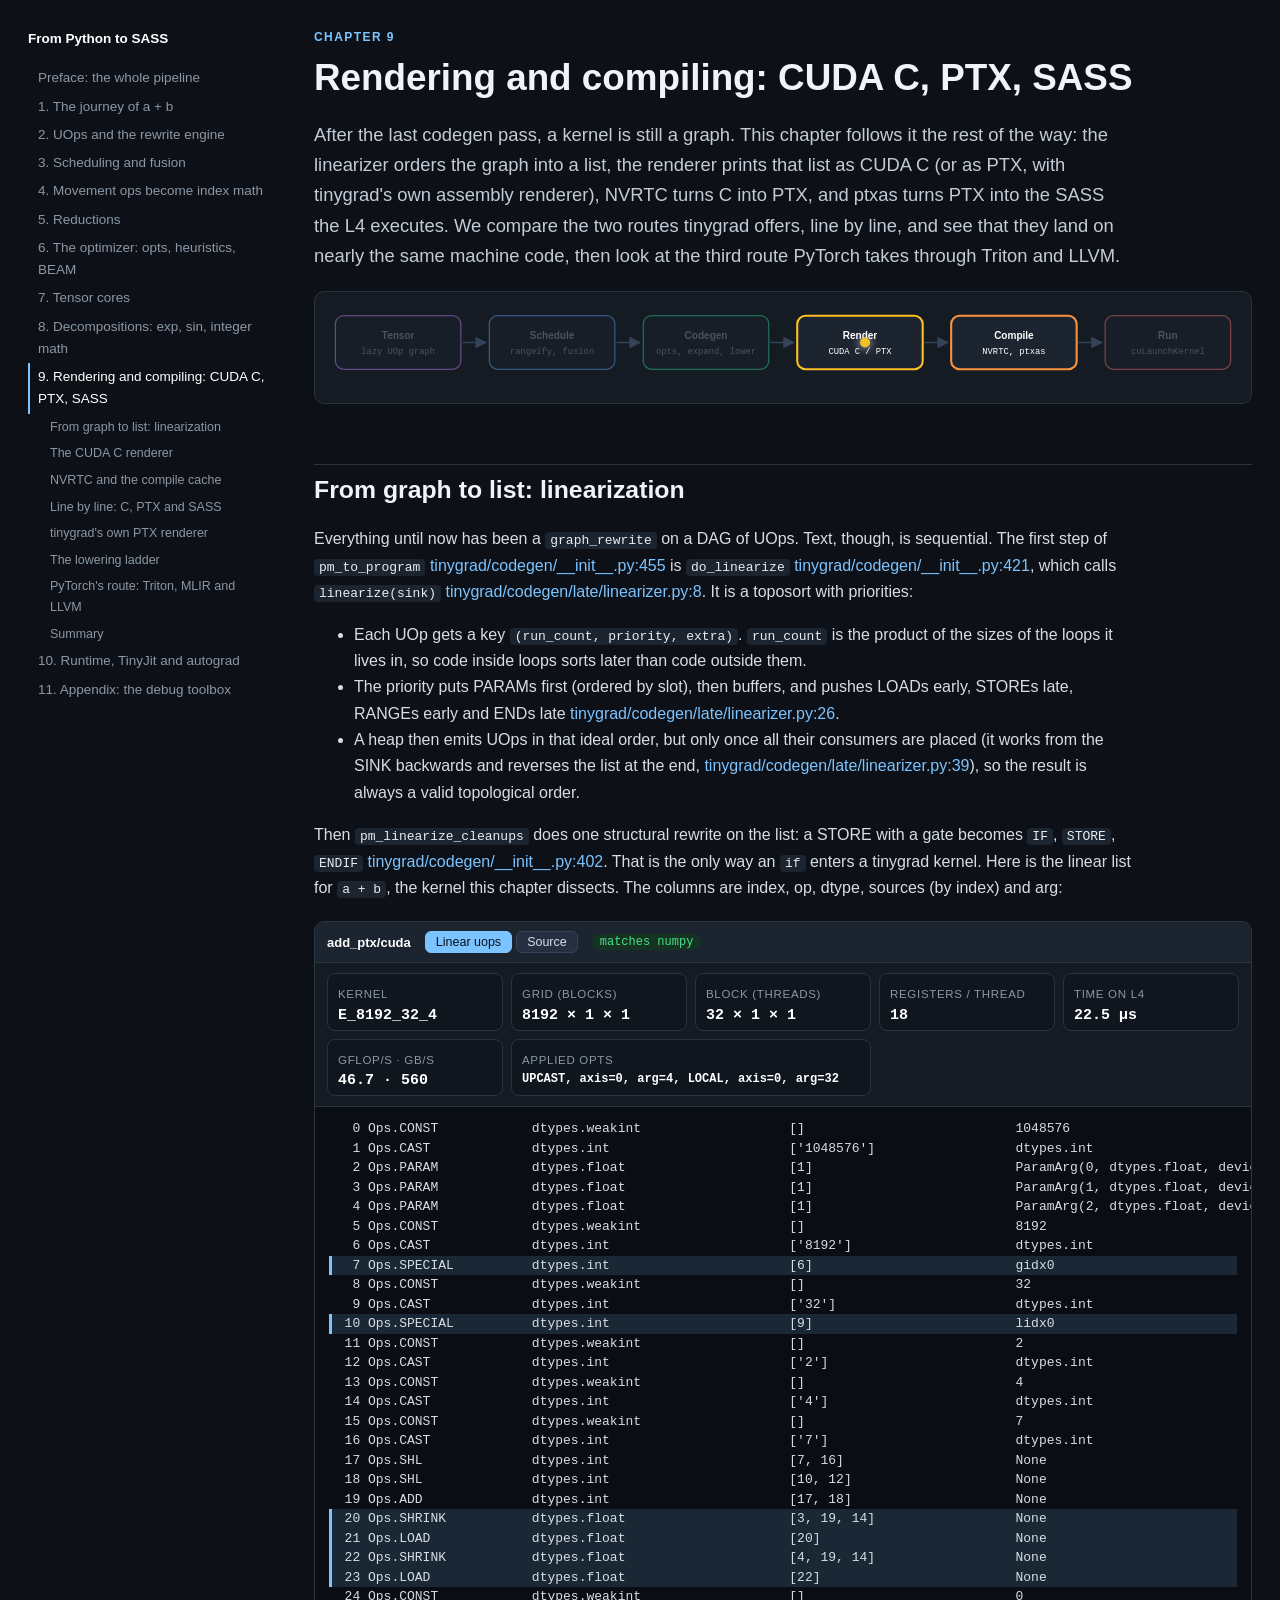
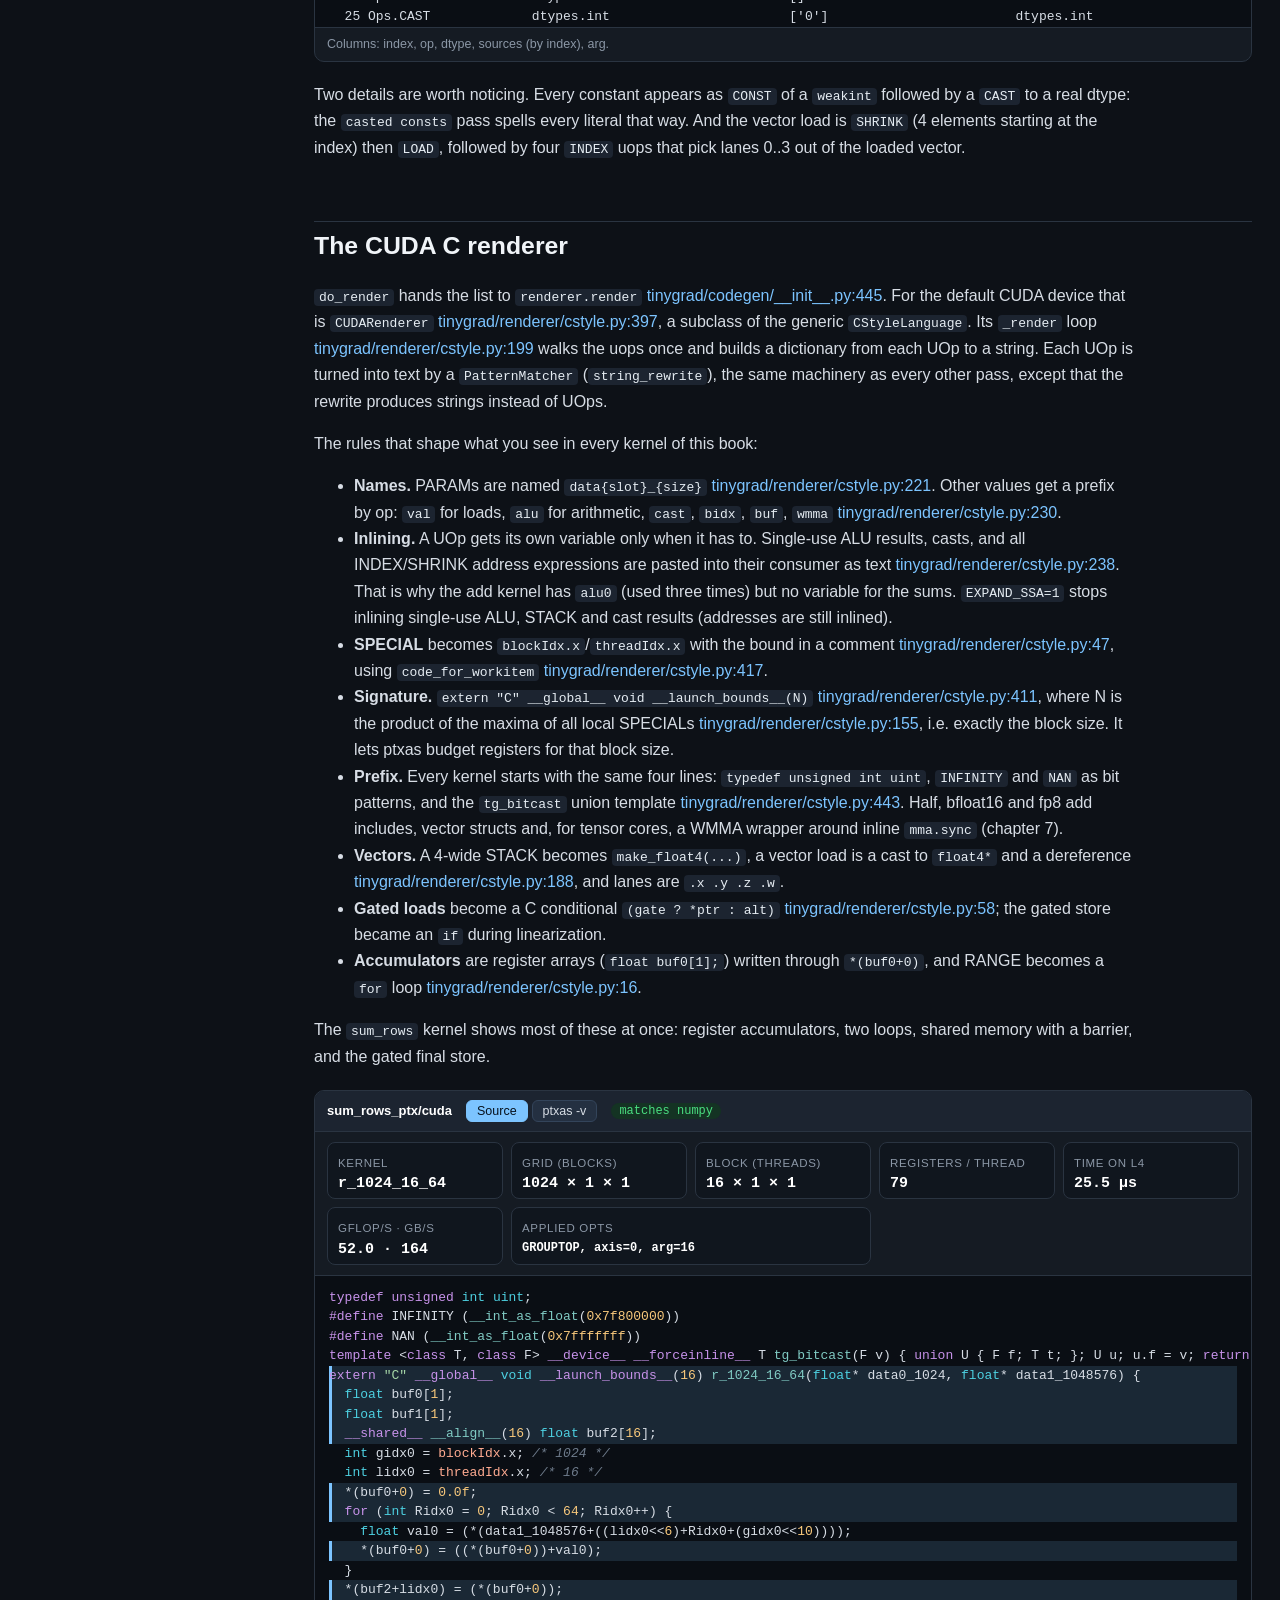
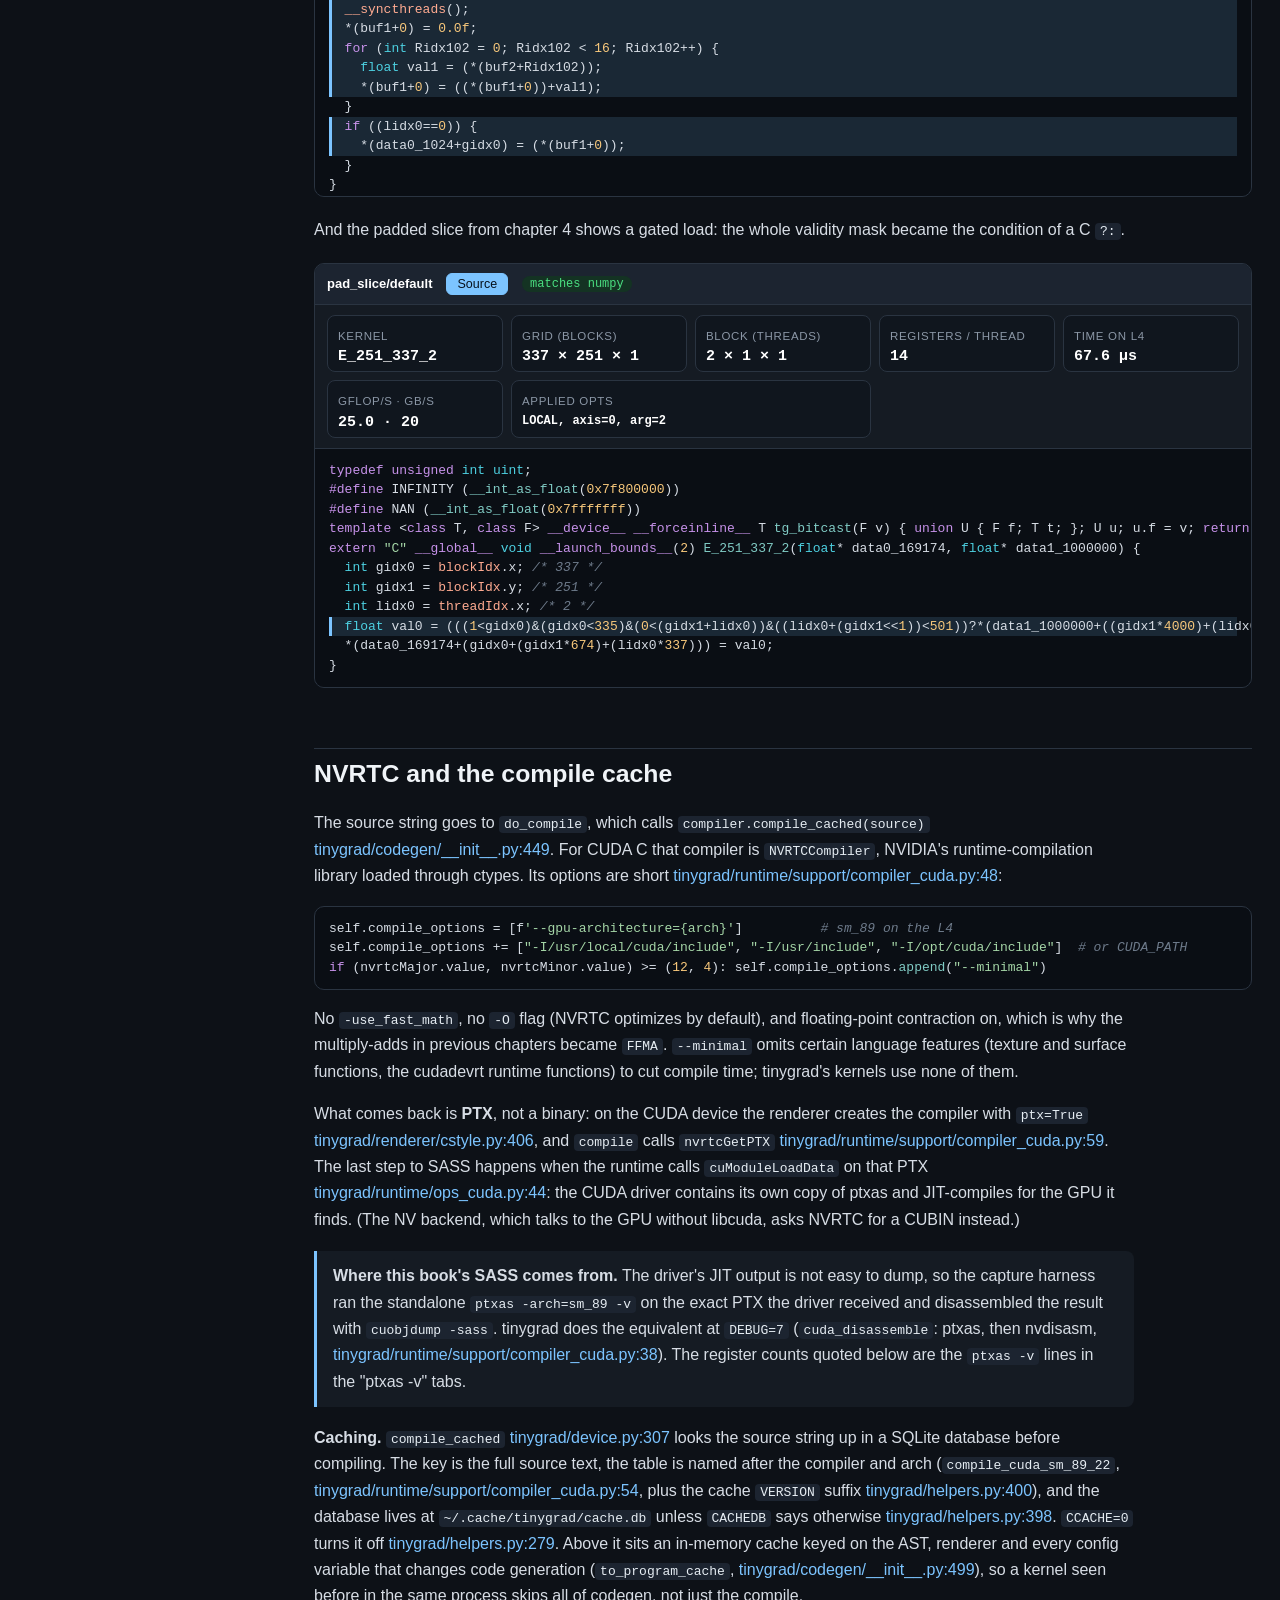
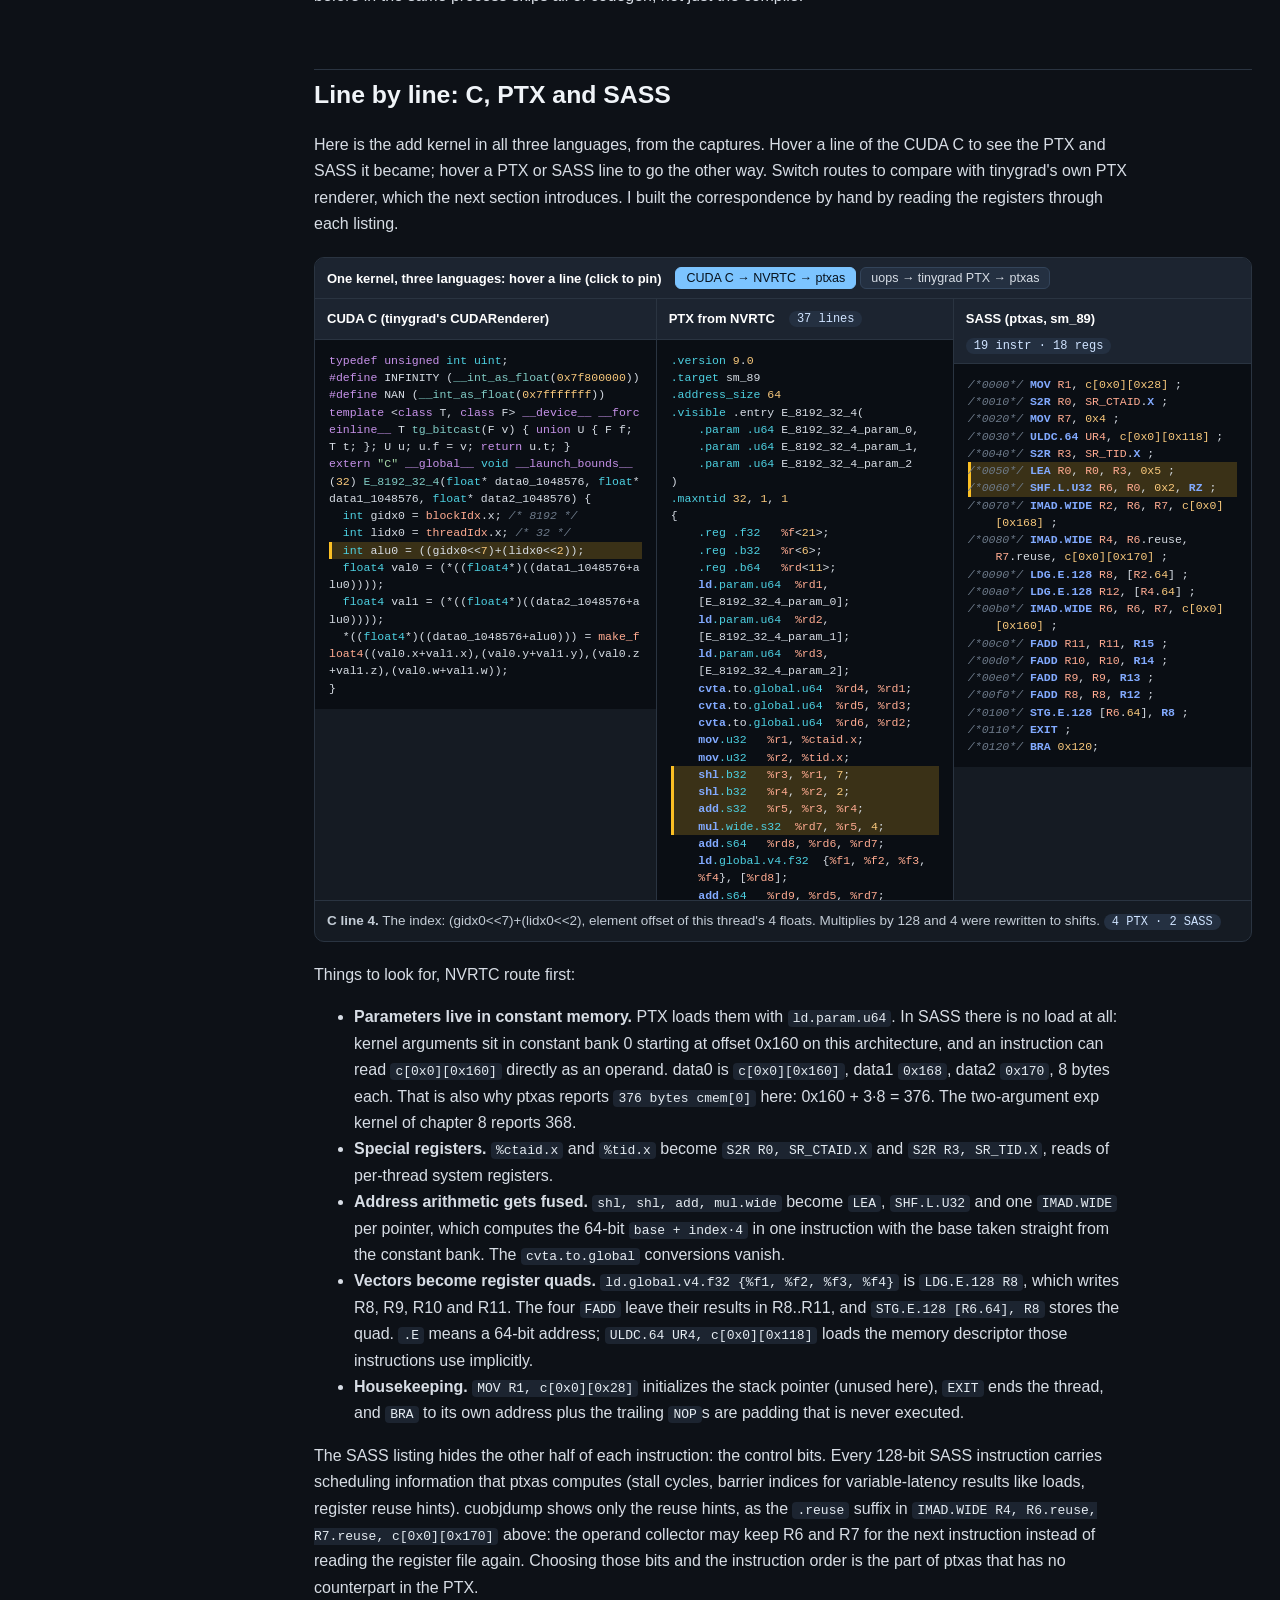
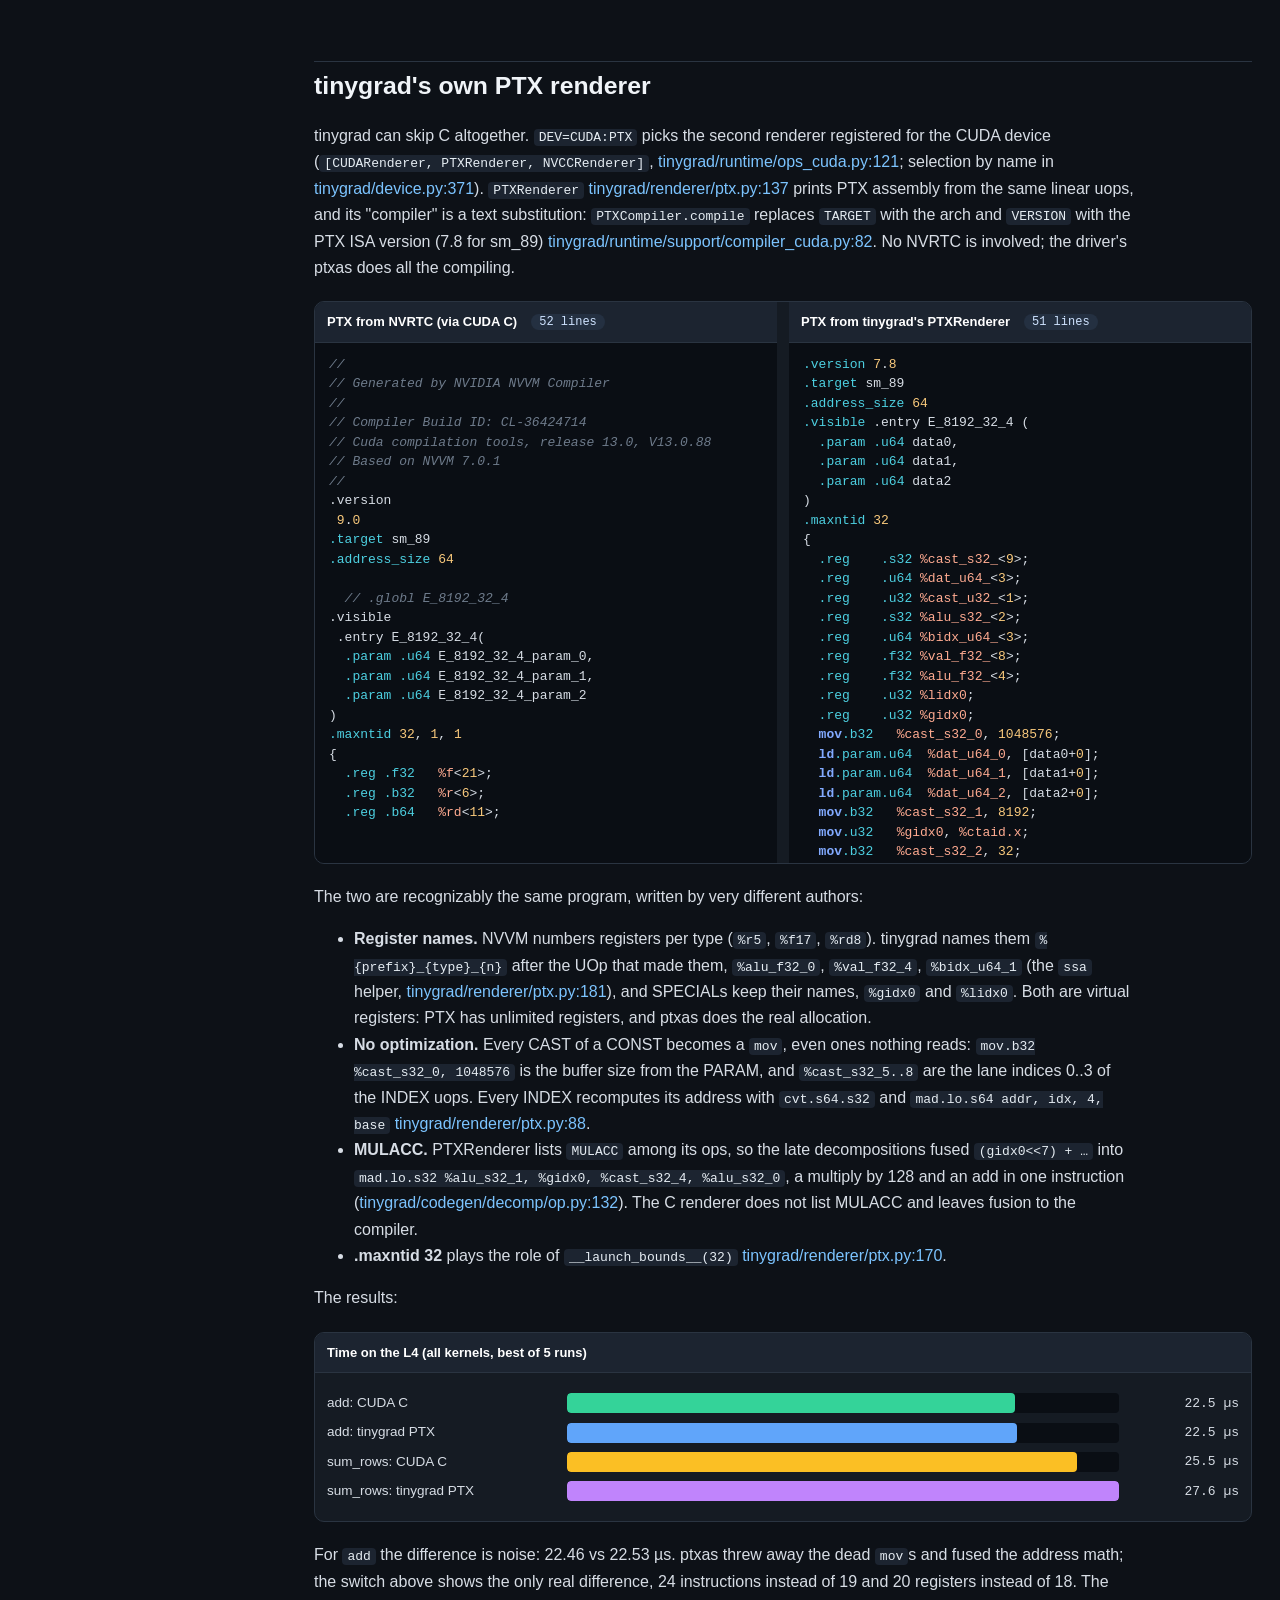
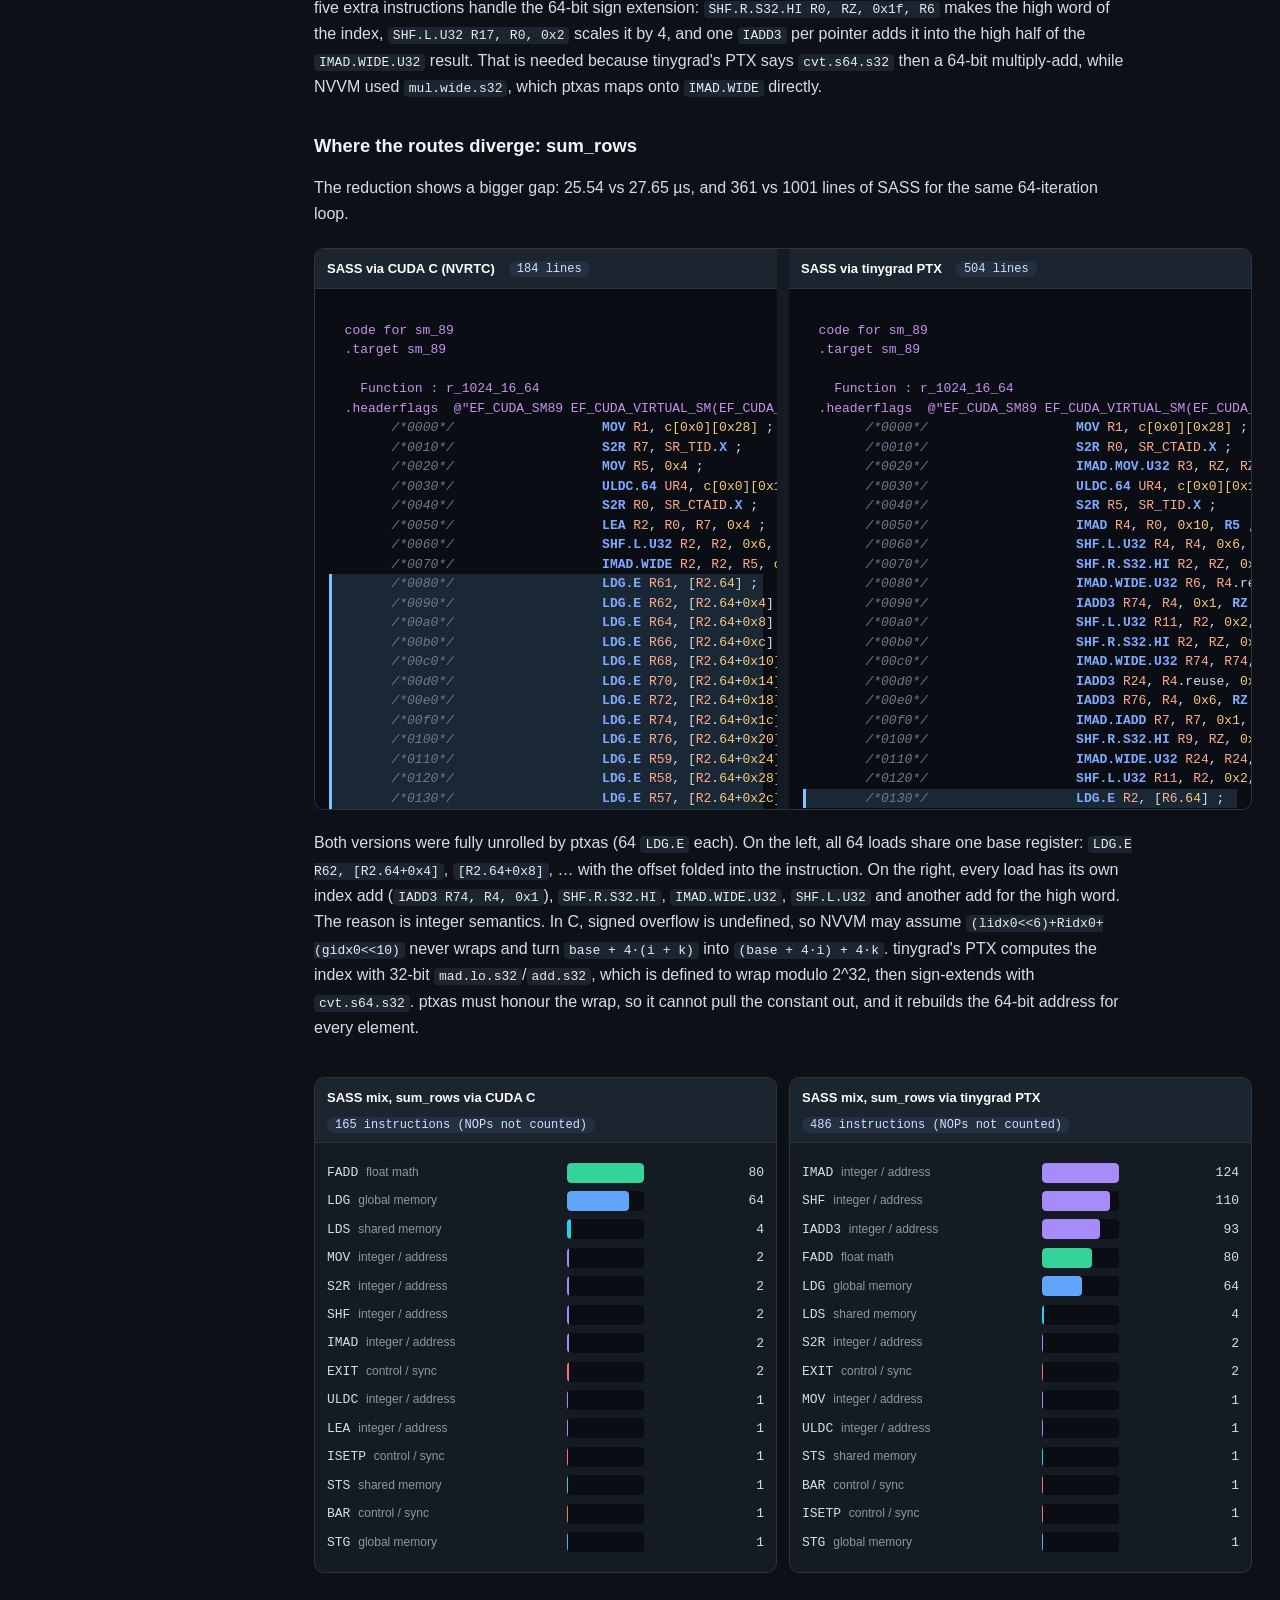
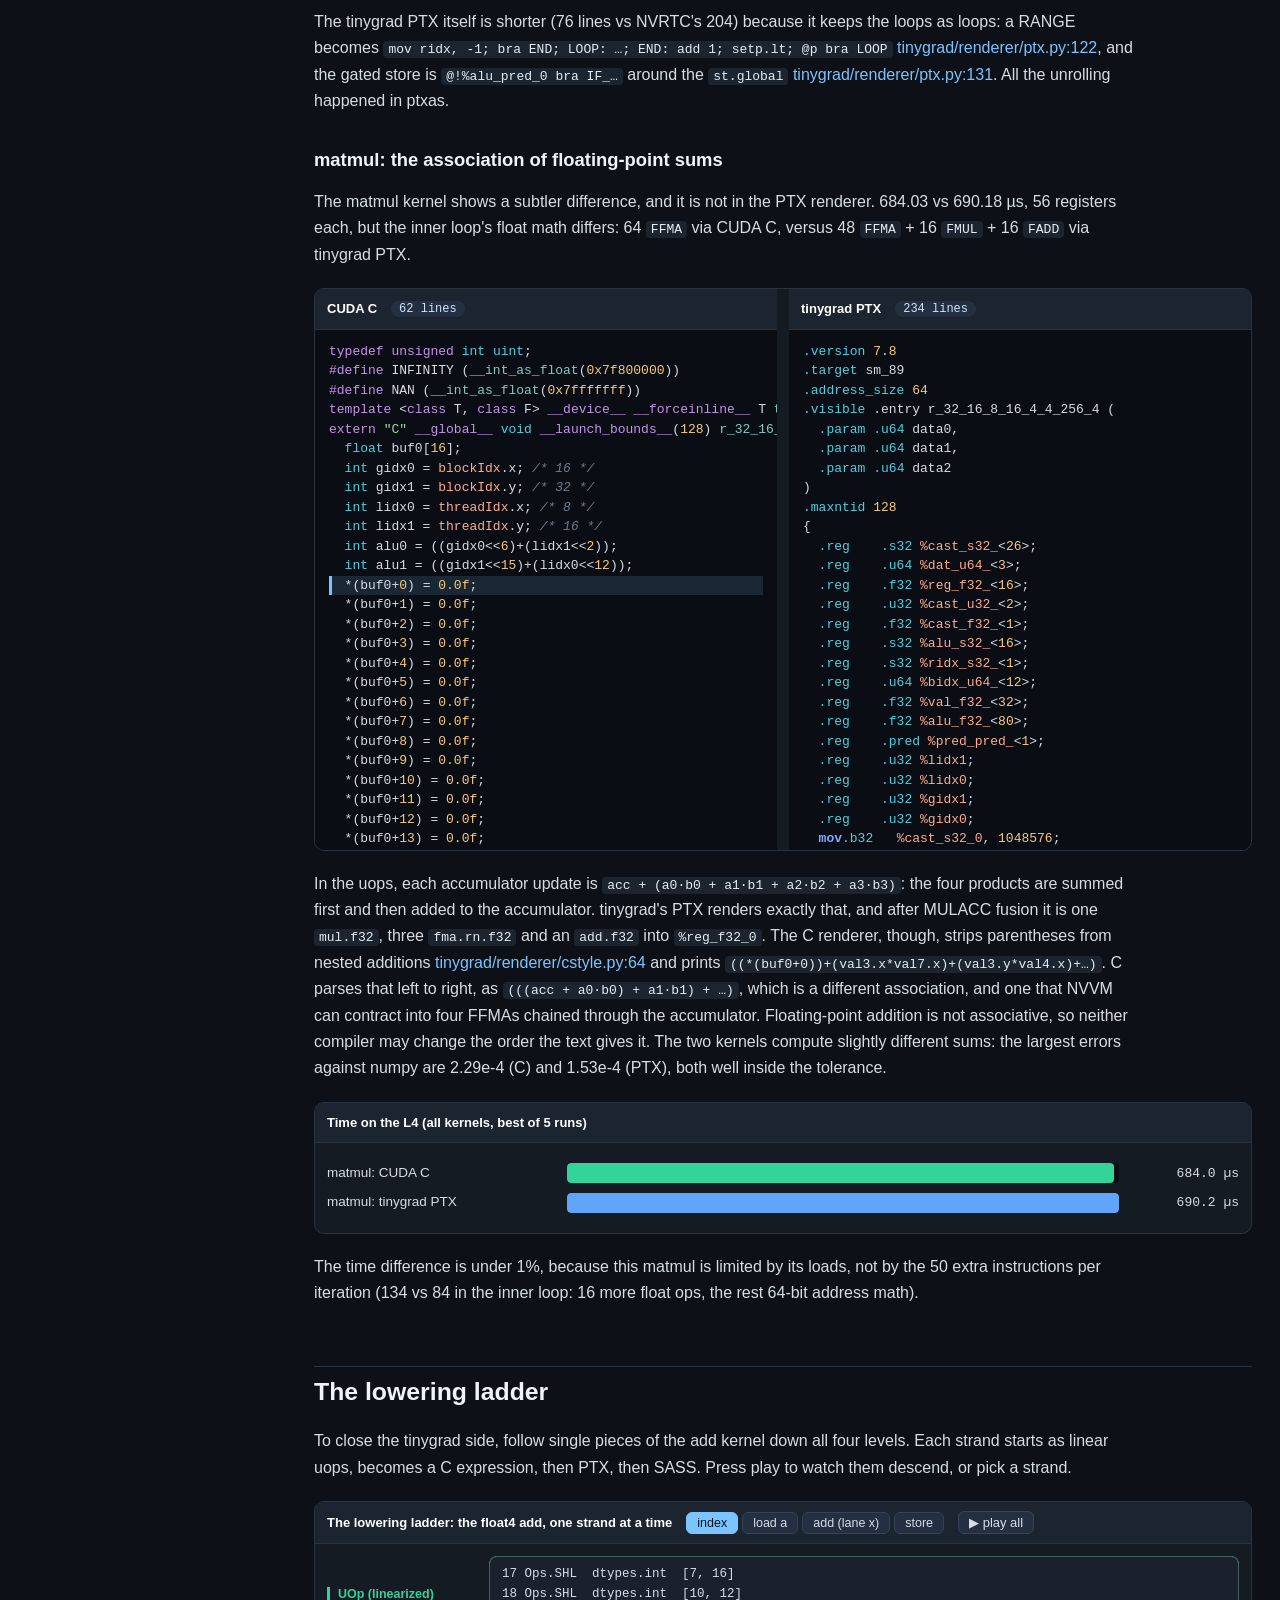
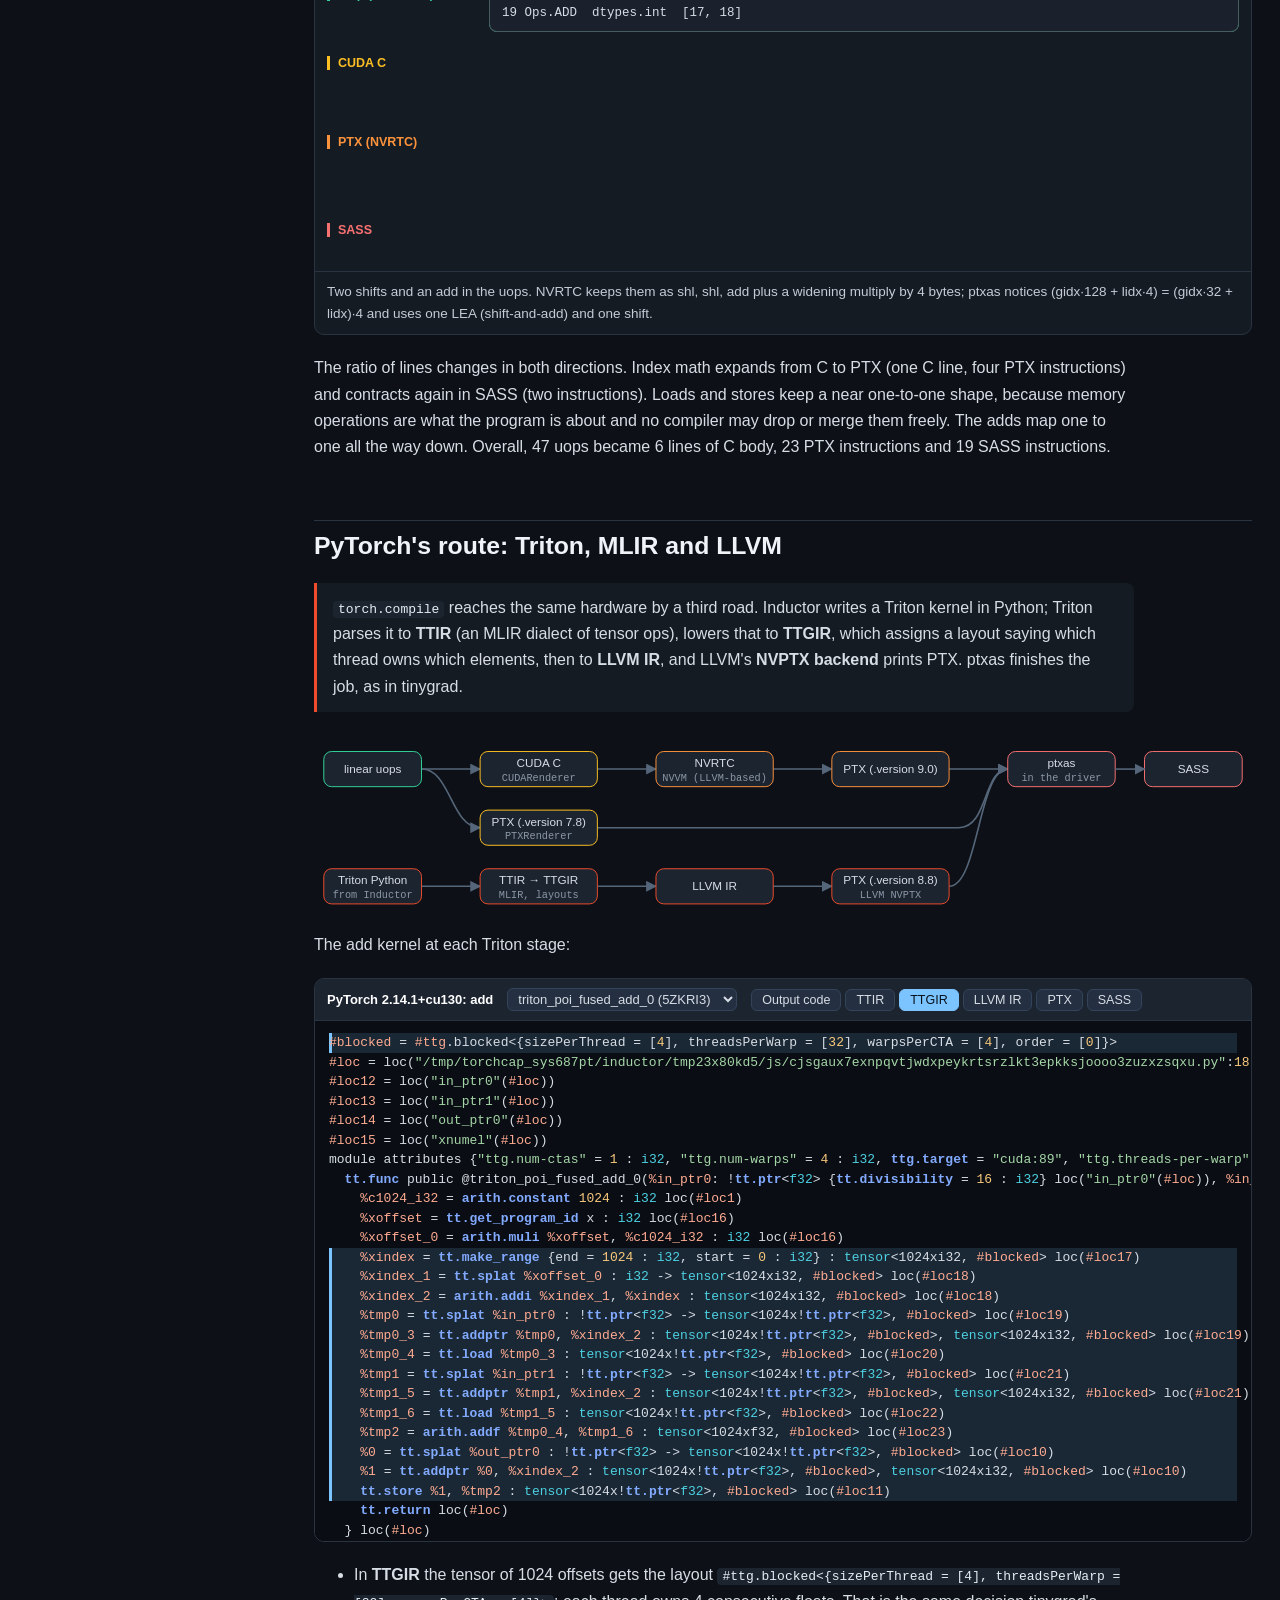
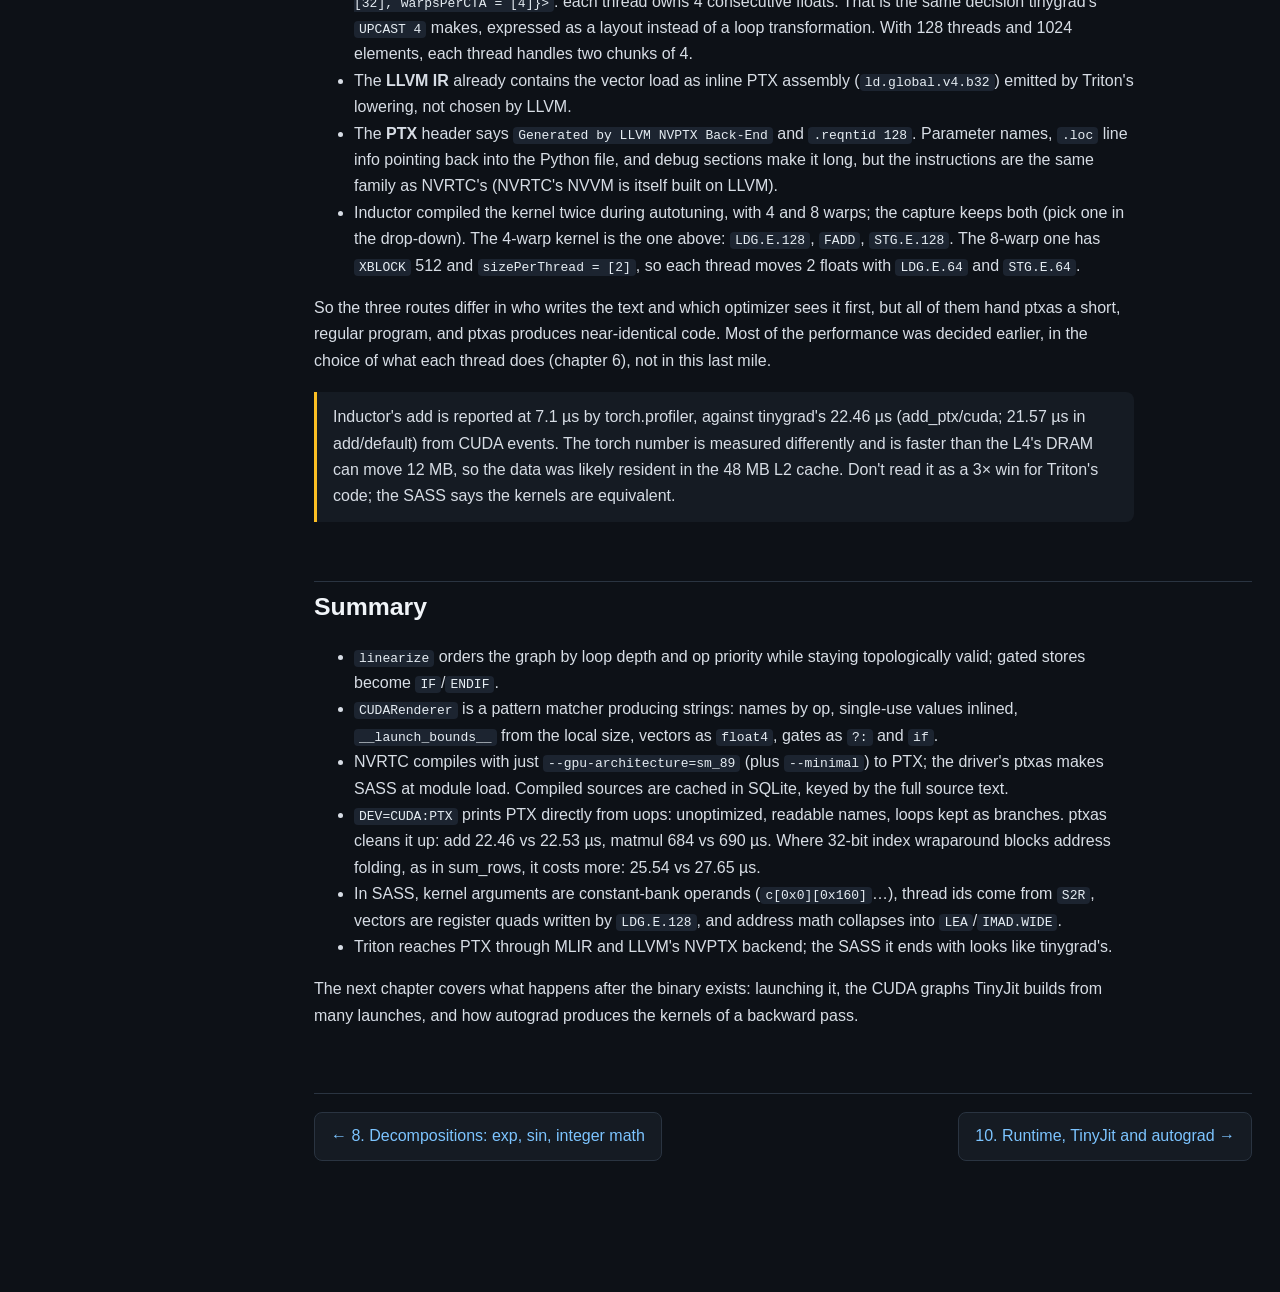
<file: book/ch09-rendering.html>
<!doctype html>
<html lang="en"><head><meta charset="utf-8"><meta name="viewport" content="width=device-width,initial-scale=1">
<title>9. Rendering and compiling: CUDA C, PTX, SASS · From Python to SASS</title>
<link rel="stylesheet" href="assets/book.css">
<style>
.c9-cols { display: grid; grid-template-columns: minmax(0, 1.15fr) minmax(0, 1fr) minmax(0, 1fr); gap: 0; }
.c9-col { min-width: 0; border-right: 1px solid var(--line); } .c9-col:last-child { border-right: 0; }
.c9-col pre.code { max-height: 560px; font-size: 11.5px; }
.c9-col.c pre.code { white-space: pre-wrap; word-break: break-all; }
.c9-col.p pre.code, .c9-col.s pre.code { white-space: pre-wrap; overflow-wrap: anywhere; }
.c9-col.p .c9-l, .c9-col.s .c9-l { padding-left: 4ch; text-indent: -4ch; }
.c9-l { transition: background .15s, opacity .15s; cursor: default; }
.c9-cols:hover .c9-l, .c9-cols.has-on .c9-l { opacity: 1; }
.c9-l.c9-m { cursor: pointer; }
.c9-l.c9-on { background: rgba(251, 191, 36, .2); box-shadow: inset 3px 0 var(--s-render); }
.c9-note { padding: 9px 12px; border-top: 1px solid var(--line); font-size: 13.5px; color: #c3ccd6; min-height: 2.6em; }
.c9-ladder { position: relative; display: flex; flex-direction: column; gap: 12px; }
.c9-rung { display: grid; grid-template-columns: 150px minmax(0, 1fr); gap: 12px; align-items: center; }
.c9-lab { font: 600 12.5px var(--sans); color: var(--c); border-left: 3px solid var(--c); padding-left: 8px; }
.c9-txt { margin: 0; padding: 8px 12px; background: #0a0e14; border: 1px solid var(--line); border-radius: 8px; min-height: 38px; font: 12.5px/1.55 var(--mono);
  overflow-x: auto; opacity: 0; transform: translateY(-6px); transition: opacity .5s, transform .5s, border-color .5s; }
.c9-txt .ln, .c9-ghost .ln { display: block; white-space: pre; }
.c9-txt.in { opacity: 1; transform: none; border-color: var(--c); }
.c9-rung:has(.c9-txt.in) .c9-txt { border-color: var(--c); }
.c9-ghost { position: absolute; margin: 0; opacity: .9 !important; transform: none; transition: transform .8s cubic-bezier(.3, .7, .2, 1), opacity .8s ease !important; pointer-events: none;
  padding: 8px 12px; background: #1c2430; border: 1px solid #fff3; border-radius: 8px; font: 12.5px/1.55 var(--mono); overflow: hidden; }
.c9-route { width: 100%; display: block; }
.c9-route text { font: 12px var(--sans); fill: #d7dde5; } .c9-route .sub { font: 10.5px var(--mono); fill: var(--muted); }
@media (max-width: 1000px) { .c9-cols { grid-template-columns: 1fr; } .c9-rung { grid-template-columns: 1fr; } }
</style></head>
<body><main>
<div class="kicker">Chapter 9</div><h1>Rendering and compiling: CUDA C, PTX, SASS</h1>
<p class="lede">After the last codegen pass, a kernel is still a graph. This chapter follows it the rest of the way: the
linearizer orders the graph into a list, the renderer prints that list as CUDA C (or as PTX, with tinygrad's own assembly
renderer), NVRTC turns C into PTX, and ptxas turns PTX into the SASS the L4 executes. We compare the two routes tinygrad offers,
line by line, and see that they land on nearly the same machine code, then look at the third route PyTorch takes through Triton
and LLVM.</p>
<div class="pipeline" data-active="render,compile"></div>

<h2>From graph to list: linearization</h2>
<p>Everything until now has been a <code>graph_rewrite</code> on a DAG of UOps. Text, though, is sequential. The first step of
<code>pm_to_program</code> <a class="src" data-src="tinygrad/codegen/__init__.py#L455"></a> is <code>do_linearize</code>
<a class="src" data-src="tinygrad/codegen/__init__.py#L421"></a>, which calls <code>linearize(sink)</code>
<a class="src" data-src="tinygrad/codegen/late/linearizer.py#L8"></a>. It is a toposort with priorities:</p>
<ul>
<li>Each UOp gets a key <code>(run_count, priority, extra)</code>. <code>run_count</code> is the product of the sizes of the loops
it lives in, so code inside loops sorts later than code outside them.</li>
<li>The priority puts PARAMs first (ordered by slot), then buffers, and pushes LOADs early, STOREs late, RANGEs early and ENDs late
<a class="src" data-src="tinygrad/codegen/late/linearizer.py#L26"></a>.</li>
<li>A heap then emits UOps in that ideal order, but only once all their consumers are placed (it works from the SINK backwards and
reverses the list at the end, <a class="src" data-src="tinygrad/codegen/late/linearizer.py#L39"></a>), so the result is always a valid
topological order.</li>
</ul>
<p>Then <code>pm_linearize_cleanups</code> does one structural rewrite on the list: a STORE with a gate becomes
<code>IF</code>, <code>STORE</code>, <code>ENDIF</code> <a class="src" data-src="tinygrad/codegen/__init__.py#L402"></a>. That is the only
way an <code>if</code> enters a tinygrad kernel. Here is the linear list for <code>a + b</code>, the kernel this chapter dissects. The
columns are index, op, dtype, sources (by index) and arg:</p>
<div class="kernel-view" data-key="add_ptx/cuda" data-tabs="uops,source" data-tab="uops" data-highlight="SPECIAL|SHRINK|LOAD|STORE|Ops.ADD +dtypes.float"></div>
<p>Two details are worth noticing. Every constant appears as <code>CONST</code> of a <code>weakint</code> followed by a
<code>CAST</code> to a real dtype: the <code>casted consts</code> pass spells every literal that way. And the vector load is
<code>SHRINK</code> (4 elements starting at the index) then <code>LOAD</code>, followed by four <code>INDEX</code> uops that pick
lanes 0..3 out of the loaded vector.</p>

<h2>The CUDA C renderer</h2>
<p><code>do_render</code> hands the list to <code>renderer.render</code> <a class="src" data-src="tinygrad/codegen/__init__.py#L445"></a>.
For the default CUDA device that is <code>CUDARenderer</code> <a class="src" data-src="tinygrad/renderer/cstyle.py#L397"></a>, a
subclass of the generic <code>CStyleLanguage</code>. Its <code>_render</code> loop
<a class="src" data-src="tinygrad/renderer/cstyle.py#L199"></a> walks the uops once and builds a dictionary from each UOp to a
string. Each UOp is turned into text by a <code>PatternMatcher</code> (<code>string_rewrite</code>), the same machinery as every
other pass, except that the rewrite produces strings instead of UOps.</p>
<p>The rules that shape what you see in every kernel of this book:</p>
<ul>
<li><b>Names.</b> PARAMs are named <code>data{slot}_{size}</code> <a class="src" data-src="tinygrad/renderer/cstyle.py#L221"></a>. Other
values get a prefix by op: <code>val</code> for loads, <code>alu</code> for arithmetic, <code>cast</code>, <code>bidx</code>,
<code>buf</code>, <code>wmma</code> <a class="src" data-src="tinygrad/renderer/cstyle.py#L230"></a>.</li>
<li><b>Inlining.</b> A UOp gets its own variable only when it has to. Single-use ALU results, casts, and all INDEX/SHRINK address
expressions are pasted into their consumer as text <a class="src" data-src="tinygrad/renderer/cstyle.py#L238"></a>. That is why the
add kernel has <code>alu0</code> (used three times) but no variable for the sums. <code>EXPAND_SSA=1</code> stops inlining single-use ALU, STACK and cast results (addresses are still inlined).</li>
<li><b>SPECIAL</b> becomes <code>blockIdx.x</code>/<code>threadIdx.x</code> with the bound in a comment
<a class="src" data-src="tinygrad/renderer/cstyle.py#L47"></a>, using <code>code_for_workitem</code>
<a class="src" data-src="tinygrad/renderer/cstyle.py#L417"></a>.</li>
<li><b>Signature.</b> <code>extern "C" __global__ void __launch_bounds__(N)</code> <a class="src" data-src="tinygrad/renderer/cstyle.py#L411"></a>,
where N is the product of the maxima of all local SPECIALs <a class="src" data-src="tinygrad/renderer/cstyle.py#L155"></a>, i.e.
exactly the block size. It lets ptxas budget registers for that block size.</li>
<li><b>Prefix.</b> Every kernel starts with the same four lines: <code>typedef unsigned int uint</code>, <code>INFINITY</code> and
<code>NAN</code> as bit patterns, and the <code>tg_bitcast</code> union template
<a class="src" data-src="tinygrad/renderer/cstyle.py#L443"></a>. Half, bfloat16 and fp8 add includes, vector structs and, for tensor
cores, a WMMA wrapper around inline <code>mma.sync</code> (chapter 7).</li>
<li><b>Vectors.</b> A 4-wide STACK becomes <code>make_float4(...)</code>, a vector load is a cast to <code>float4*</code> and a
dereference <a class="src" data-src="tinygrad/renderer/cstyle.py#L188"></a>, and lanes are <code>.x .y .z .w</code>.</li>
<li><b>Gated loads</b> become a C conditional <code>(gate ? *ptr : alt)</code> <a class="src" data-src="tinygrad/renderer/cstyle.py#L58"></a>;
the gated store became an <code>if</code> during linearization.</li>
<li><b>Accumulators</b> are register arrays (<code>float buf0[1];</code>) written through <code>*(buf0+0)</code>, and RANGE becomes a
<code>for</code> loop <a class="src" data-src="tinygrad/renderer/cstyle.py#L16"></a>.</li>
</ul>
<p>The <code>sum_rows</code> kernel shows most of these at once: register accumulators, two loops, shared memory with a barrier,
and the gated final store.</p>
<div class="kernel-view" data-key="sum_rows_ptx/cuda" data-tabs="source,ptxas" data-tab="source" data-highlight="buf\d|for \(|if \(|__syncthreads|__launch_bounds__"></div>
<p>And the padded slice from chapter 4 shows a gated load: the whole validity mask became the condition of a C <code>?:</code>.</p>
<div class="kernel-view" data-key="pad_slice/default" data-tabs="source" data-tab="source" data-highlight="\?\*"></div>

<h2>NVRTC and the compile cache</h2>
<p>The source string goes to <code>do_compile</code>, which calls <code>compiler.compile_cached(source)</code>
<a class="src" data-src="tinygrad/codegen/__init__.py#L449"></a>. For CUDA C that compiler is <code>NVRTCCompiler</code>, NVIDIA's
runtime-compilation library loaded through ctypes. Its options are short
<a class="src" data-src="tinygrad/runtime/support/compiler_cuda.py#L48"></a>:</p>
<pre class="code static" data-lang="python">
self.compile_options = [f'--gpu-architecture={arch}']          # sm_89 on the L4
self.compile_options += ["-I/usr/local/cuda/include", "-I/usr/include", "-I/opt/cuda/include"]  # or CUDA_PATH
if (nvrtcMajor.value, nvrtcMinor.value) >= (12, 4): self.compile_options.append("--minimal")
</pre>
<p>No <code>-use_fast_math</code>, no <code>-O</code> flag (NVRTC optimizes by default), and floating-point contraction on, which is
why the multiply-adds in previous chapters became <code>FFMA</code>. <code>--minimal</code> omits certain language features (texture and surface
functions, the cudadevrt runtime functions) to cut compile time; tinygrad's kernels use none of them.</p>
<p>What comes back is <b>PTX</b>, not a binary: on the CUDA device the renderer creates the compiler with <code>ptx=True</code>
<a class="src" data-src="tinygrad/renderer/cstyle.py#L406"></a>, and <code>compile</code> calls <code>nvrtcGetPTX</code>
<a class="src" data-src="tinygrad/runtime/support/compiler_cuda.py#L59"></a>. The last step to SASS happens when the runtime calls
<code>cuModuleLoadData</code> on that PTX <a class="src" data-src="tinygrad/runtime/ops_cuda.py#L44"></a>: the CUDA driver contains its
own copy of ptxas and JIT-compiles for the GPU it finds. (The NV backend, which talks to the GPU without libcuda, asks NVRTC for a
CUBIN instead.)</p>
<div class="callout"><p><b>Where this book's SASS comes from.</b> The driver's JIT output is not easy to dump, so the capture harness
ran the standalone <code>ptxas -arch=sm_89 -v</code> on the exact PTX the driver received and disassembled the result with
<code>cuobjdump -sass</code>. tinygrad does the equivalent at <code>DEBUG=7</code>
(<code>cuda_disassemble</code>: ptxas, then nvdisasm, <a class="src" data-src="tinygrad/runtime/support/compiler_cuda.py#L38"></a>). The register counts
quoted below are the <code>ptxas -v</code> lines in the "ptxas -v" tabs.</p></div>
<p><b>Caching.</b> <code>compile_cached</code> <a class="src" data-src="tinygrad/device.py#L307"></a> looks the source string up in a
SQLite database before compiling. The key is the full source text, the table is named after the compiler and arch
(<code>compile_cuda_sm_89_22</code>, <a class="src" data-src="tinygrad/runtime/support/compiler_cuda.py#L54"></a>, plus the
cache <code>VERSION</code> suffix <a class="src" data-src="tinygrad/helpers.py#L400"></a>), and the database lives
at <code>~/.cache/tinygrad/cache.db</code> unless <code>CACHEDB</code> says otherwise
<a class="src" data-src="tinygrad/helpers.py#L398"></a>. <code>CCACHE=0</code> turns it off <a class="src" data-src="tinygrad/helpers.py#L279"></a>.
Above it sits an in-memory cache keyed on the AST, renderer and every config variable that changes code generation
(<code>to_program_cache</code>, <a class="src" data-src="tinygrad/codegen/__init__.py#L499"></a>), so a kernel seen before in the same
process skips all of codegen, not just the compile.</p>

<h2>Line by line: C, PTX and SASS</h2>
<p>Here is the add kernel in all three languages, from the captures. Hover a line of the CUDA C to see the PTX and SASS it became;
hover a PTX or SASS line to go the other way. Switch routes to compare with tinygrad's own PTX renderer, which the next section
introduces. I built the correspondence by hand by reading the registers through each listing.</p>
<div id="c9-linked" class="reveal"></div>
<p>Things to look for, NVRTC route first:</p>
<ul>
<li><b>Parameters live in constant memory.</b> PTX loads them with <code>ld.param.u64</code>. In SASS there is no load at all: kernel
arguments sit in constant bank 0 starting at offset 0x160 on this architecture, and an instruction can read <code>c[0x0][0x160]</code>
directly as an operand. data0 is <code>c[0x0][0x160]</code>, data1 <code>0x168</code>, data2 <code>0x170</code>, 8 bytes each.
That is also why ptxas reports <code>376 bytes cmem[0]</code> here: 0x160 + 3·8 = 376. The two-argument exp kernel of chapter 8
reports 368.</li>
<li><b>Special registers.</b> <code>%ctaid.x</code> and <code>%tid.x</code> become <code>S2R R0, SR_CTAID.X</code> and
<code>S2R R3, SR_TID.X</code>, reads of per-thread system registers.</li>
<li><b>Address arithmetic gets fused.</b> <code>shl, shl, add, mul.wide</code> become <code>LEA</code>, <code>SHF.L.U32</code> and
one <code>IMAD.WIDE</code> per pointer, which computes the 64-bit <code>base + index·4</code> in one instruction with the base
taken straight from the constant bank. The <code>cvta.to.global</code> conversions vanish.</li>
<li><b>Vectors become register quads.</b> <code>ld.global.v4.f32 {%f1, %f2, %f3, %f4}</code> is <code>LDG.E.128 R8</code>, which
writes R8, R9, R10 and R11. The four <code>FADD</code> leave their results in R8..R11, and <code>STG.E.128 [R6.64], R8</code> stores
the quad. <code>.E</code> means a 64-bit address; <code>ULDC.64 UR4, c[0x0][0x118]</code> loads the memory descriptor those
instructions use implicitly.</li>
<li><b>Housekeeping.</b> <code>MOV R1, c[0x0][0x28]</code> initializes the stack pointer (unused here), <code>EXIT</code> ends the
thread, and <code>BRA</code> to its own address plus the trailing <code>NOP</code>s are padding that is never executed.</li>
</ul>
<p>The SASS listing hides the other half of each instruction: the control bits. Every 128-bit SASS instruction carries scheduling
information that ptxas computes (stall cycles, barrier indices for variable-latency results like loads, register reuse hints).
cuobjdump shows only the reuse hints, as the <code>.reuse</code> suffix in <code>IMAD.WIDE R4, R6.reuse, R7.reuse, c[0x0][0x170]</code>
above: the operand collector may keep R6 and R7 for the next instruction instead of reading the register file again. Choosing
those bits and the instruction order is the part of ptxas that has no counterpart in the PTX.</p>

<h2>tinygrad's own PTX renderer</h2>
<p>tinygrad can skip C altogether. <code>DEV=CUDA:PTX</code> picks the second renderer registered for the CUDA device
(<code>[CUDARenderer, PTXRenderer, NVCCRenderer]</code>, <a class="src" data-src="tinygrad/runtime/ops_cuda.py#L121"></a>; selection by
name in <a class="src" data-src="tinygrad/device.py#L371"></a>). <code>PTXRenderer</code> <a class="src" data-src="tinygrad/renderer/ptx.py#L137"></a>
prints PTX assembly from the same linear uops, and its "compiler" is a text substitution: <code>PTXCompiler.compile</code> replaces
<code>TARGET</code> with the arch and <code>VERSION</code> with the PTX ISA version (7.8 for sm_89)
<a class="src" data-src="tinygrad/runtime/support/compiler_cuda.py#L82"></a>. No NVRTC is involved; the driver's ptxas does all the
compiling.</p>
<div class="code-compare" data-left="add_ptx/cuda|0|ptx" data-right="add_ptx/ptx|0|ptx" data-labels="PTX from NVRTC (via CUDA C)|PTX from tinygrad's PTXRenderer"></div>
<p>The two are recognizably the same program, written by very different authors:</p>
<ul>
<li><b>Register names.</b> NVVM numbers registers per type (<code>%r5</code>, <code>%f17</code>, <code>%rd8</code>). tinygrad names
them <code>%{prefix}_{type}_{n}</code> after the UOp that made them, <code>%alu_f32_0</code>, <code>%val_f32_4</code>,
<code>%bidx_u64_1</code> (the <code>ssa</code> helper, <a class="src" data-src="tinygrad/renderer/ptx.py#L181"></a>), and SPECIALs keep
their names, <code>%gidx0</code> and <code>%lidx0</code>. Both are virtual registers: PTX has unlimited registers, and ptxas does the
real allocation.</li>
<li><b>No optimization.</b> Every CAST of a CONST becomes a <code>mov</code>, even ones nothing reads: <code>mov.b32 %cast_s32_0,
1048576</code> is the buffer size from the PARAM, and <code>%cast_s32_5..8</code> are the lane indices 0..3 of the INDEX uops. Every
INDEX recomputes its address with <code>cvt.s64.s32</code> and <code>mad.lo.s64 addr, idx, 4, base</code>
<a class="src" data-src="tinygrad/renderer/ptx.py#L88"></a>.</li>
<li><b>MULACC.</b> PTXRenderer lists <code>MULACC</code> among its ops, so the late decompositions fused <code>(gidx0&lt;&lt;7) +
…</code> into <code>mad.lo.s32 %alu_s32_1, %gidx0, %cast_s32_4, %alu_s32_0</code>, a multiply by 128 and an add in one
instruction (<a class="src" data-src="tinygrad/codegen/decomp/op.py#L132"></a>). The C renderer does not list MULACC and leaves fusion to
the compiler.</li>
<li><b>.maxntid 32</b> plays the role of <code>__launch_bounds__(32)</code> <a class="src" data-src="tinygrad/renderer/ptx.py#L170"></a>.</li>
</ul>
<p>The results:</p>
<div class="bars" data-keys="add_ptx/cuda,add_ptx/ptx,sum_rows_ptx/cuda,sum_rows_ptx/ptx" data-labels="add: CUDA C|add: tinygrad PTX|sum_rows: CUDA C|sum_rows: tinygrad PTX"></div>
<p>For <code>add</code> the difference is noise: 22.46 vs 22.53 µs. ptxas threw away the dead <code>mov</code>s and fused the
address math; the switch above shows the only real difference, 24 instructions instead of 19 and 20 registers instead of 18. The five
extra instructions handle the 64-bit sign extension: <code>SHF.R.S32.HI R0, RZ, 0x1f, R6</code> makes the high word of the index,
<code>SHF.L.U32 R17, R0, 0x2</code> scales it by 4, and one <code>IADD3</code> per pointer adds it into the high half of the
<code>IMAD.WIDE.U32</code> result. That is needed because tinygrad's PTX says <code>cvt.s64.s32</code> then a 64-bit multiply-add, while NVVM used
<code>mul.wide.s32</code>, which ptxas maps onto <code>IMAD.WIDE</code> directly.</p>

<h3>Where the routes diverge: sum_rows</h3>
<p>The reduction shows a bigger gap: 25.54 vs 27.65 µs, and 361 vs 1001 lines of SASS for the same 64-iteration loop.</p>
<div class="code-compare" data-left="sum_rows_ptx/cuda|0|sass" data-right="sum_rows_ptx/ptx|0|sass" data-labels="SASS via CUDA C (NVRTC)|SASS via tinygrad PTX" data-highlight="LDG"></div>
<p>Both versions were fully unrolled by ptxas (64 <code>LDG.E</code> each). On the left, all 64 loads share one base register:
<code>LDG.E R62, [R2.64+0x4]</code>, <code>[R2.64+0x8]</code>, … with the offset folded into the instruction. On the right, every load
has its own index add (<code>IADD3 R74, R4, 0x1</code>), <code>SHF.R.S32.HI</code>, <code>IMAD.WIDE.U32</code>,
<code>SHF.L.U32</code> and another add for the high word. The reason is integer semantics. In C, signed overflow is undefined, so NVVM may assume
<code>(lidx0&lt;&lt;6)+Ridx0+(gidx0&lt;&lt;10)</code> never wraps and turn <code>base + 4·(i + k)</code> into <code>(base + 4·i) +
4·k</code>. tinygrad's PTX computes the index with 32-bit <code>mad.lo.s32</code>/<code>add.s32</code>, which is defined to wrap modulo 2^32, then sign-extends with
<code>cvt.s64.s32</code>. ptxas must honour the wrap, so it cannot pull the constant out, and it rebuilds the 64-bit address for every
element.</p>
<div class="split">
<div class="sass-mix" data-key="sum_rows_ptx/cuda" data-title="SASS mix, sum_rows via CUDA C"></div>
<div class="sass-mix" data-key="sum_rows_ptx/ptx" data-title="SASS mix, sum_rows via tinygrad PTX"></div>
</div>
<p>The tinygrad PTX itself is shorter (76 lines vs NVRTC's 204) because it keeps the loops as loops: a RANGE becomes
<code>mov ridx, -1; bra END; LOOP: …; END: add 1; setp.lt; @p bra LOOP</code> <a class="src" data-src="tinygrad/renderer/ptx.py#L122"></a>,
and the gated store is <code>@!%alu_pred_0 bra IF_…</code> around the <code>st.global</code>
<a class="src" data-src="tinygrad/renderer/ptx.py#L131"></a>. All the unrolling happened in ptxas.</p>

<h3>matmul: the association of floating-point sums</h3>
<p>The matmul kernel shows a subtler difference, and it is not in the PTX renderer. 684.03 vs 690.18 µs, 56 registers each, but the
inner loop's float math differs: 64 <code>FFMA</code> via CUDA C, versus 48 <code>FFMA</code> + 16 <code>FMUL</code> + 16
<code>FADD</code> via tinygrad PTX.</p>
<div class="code-compare" data-left="matmul_ptx/cuda|0|source" data-right="matmul_ptx/ptx|0|ptx" data-labels="CUDA C|tinygrad PTX" data-highlight="buf0\+0\) = |reg_f32_0,|%alu_f32_[0-4],"></div>
<p>In the uops, each accumulator update is <code>acc + (a0·b0 + a1·b1 + a2·b2 + a3·b3)</code>: the four products are summed first and
then added to the accumulator. tinygrad's PTX renders exactly that, and after MULACC fusion it is one <code>mul.f32</code>, three
<code>fma.rn.f32</code> and an <code>add.f32</code> into <code>%reg_f32_0</code>. The C renderer, though, strips parentheses from
nested additions <a class="src" data-src="tinygrad/renderer/cstyle.py#L64"></a> and prints
<code>((*(buf0+0))+(val3.x*val7.x)+(val3.y*val4.x)+…)</code>. C parses that left to right, as
<code>(((acc + a0·b0) + a1·b1) + …)</code>, which is a different association, and one that NVVM can contract into four FFMAs
chained through the accumulator. Floating-point addition is not associative, so neither compiler may change the order the text
gives it. The two kernels compute slightly different sums: the largest errors against numpy are 2.29e-4 (C) and 1.53e-4 (PTX), both
well inside the tolerance.</p>
<div class="bars" data-keys="matmul_ptx/cuda,matmul_ptx/ptx" data-labels="matmul: CUDA C|matmul: tinygrad PTX"></div>
<p>The time difference is under 1%, because this matmul is limited by its loads, not by the 50 extra instructions per iteration (134 vs 84 in the inner loop: 16 more float ops, the rest
64-bit address math).</p>

<h2>The lowering ladder</h2>
<p>To close the tinygrad side, follow single pieces of the add kernel down all four levels. Each strand starts as linear uops,
becomes a C expression, then PTX, then SASS. Press play to watch them descend, or pick a strand.</p>
<div id="c9-ladder" class="reveal"></div>
<p>The ratio of lines changes in both directions. Index math expands from C to PTX (one C line, four PTX instructions) and contracts
again in SASS (two instructions). Loads and stores keep a near one-to-one shape, because memory operations are what the program is
about and no compiler may drop or merge them freely. The adds map one to one all the way down. Overall, 47 uops became 6 lines of C
body, 23 PTX instructions and 19 SASS instructions.</p>

<h2>PyTorch's route: Triton, MLIR and LLVM</h2>
<div class="callout torch"><p><code>torch.compile</code> reaches the same hardware by a third road. Inductor writes a Triton kernel in
Python; Triton parses it to <b>TTIR</b> (an MLIR dialect of tensor ops), lowers that to <b>TTGIR</b>, which assigns a layout
saying which thread owns which elements, then to <b>LLVM IR</b>, and LLVM's <b>NVPTX backend</b> prints PTX. ptxas finishes the job,
as in tinygrad.</p></div>
<svg class="c9-route" viewBox="0 0 960 190">
  <defs><marker id="c9a" viewBox="0 0 10 10" refX="9" refY="5" markerWidth="7" markerHeight="7" orient="auto"><path d="M0 0L10 5L0 10z" fill="#55667a"/></marker></defs>
  <g stroke="#55667a" stroke-width="1.6" fill="none" marker-end="url(#c9a)">
    <path d="M110 40H170"/><path d="M290 40H350"/><path d="M470 40H530"/><path d="M650 40H710"/>
    <path d="M110 40 C140 40 140 100 170 100"/><path d="M290 100H660 C690 100 685 40 710 40"/>
    <path d="M110 160H170"/><path d="M290 160H350"/><path d="M470 160H530"/><path d="M650 160 C680 160 680 40 710 40"/>
  </g>
  <g>
    <rect x="10" y="22" width="100" height="36" rx="8" fill="#1c2430" stroke="var(--s-codegen)"/><text x="60" y="44" text-anchor="middle">linear uops</text>
    <rect x="170" y="22" width="120" height="36" rx="8" fill="#1c2430" stroke="var(--s-render)"/><text x="230" y="38" text-anchor="middle">CUDA C</text><text class="sub" x="230" y="52" text-anchor="middle">CUDARenderer</text>
    <rect x="350" y="22" width="120" height="36" rx="8" fill="#1c2430" stroke="var(--s-compile)"/><text x="410" y="38" text-anchor="middle">NVRTC</text><text class="sub" x="410" y="52" text-anchor="middle">NVVM (LLVM-based)</text>
    <rect x="530" y="22" width="120" height="36" rx="8" fill="#1c2430" stroke="var(--s-compile)"/><text x="590" y="44" text-anchor="middle">PTX (.version 9.0)</text>
    <rect x="710" y="22" width="110" height="36" rx="8" fill="#1c2430" stroke="var(--s-run)"/><text x="765" y="38" text-anchor="middle">ptxas</text><text class="sub" x="765" y="52" text-anchor="middle">in the driver</text>
    <rect x="850" y="22" width="100" height="36" rx="8" fill="#1c2430" stroke="var(--s-run)"/><text x="900" y="44" text-anchor="middle">SASS</text>
    <rect x="170" y="82" width="120" height="36" rx="8" fill="#1c2430" stroke="var(--s-render)"/><text x="230" y="98" text-anchor="middle">PTX (.version 7.8)</text><text class="sub" x="230" y="112" text-anchor="middle">PTXRenderer</text>
    <rect x="10" y="142" width="100" height="36" rx="8" fill="#1c2430" stroke="#ee4c2c"/><text x="60" y="158" text-anchor="middle">Triton Python</text><text class="sub" x="60" y="172" text-anchor="middle">from Inductor</text>
    <rect x="170" y="142" width="120" height="36" rx="8" fill="#1c2430" stroke="#ee4c2c"/><text x="230" y="158" text-anchor="middle">TTIR → TTGIR</text><text class="sub" x="230" y="172" text-anchor="middle">MLIR, layouts</text>
    <rect x="350" y="142" width="120" height="36" rx="8" fill="#1c2430" stroke="#ee4c2c"/><text x="410" y="164" text-anchor="middle">LLVM IR</text>
    <rect x="530" y="142" width="120" height="36" rx="8" fill="#1c2430" stroke="#ee4c2c"/><text x="590" y="158" text-anchor="middle">PTX (.version 8.8)</text><text class="sub" x="590" y="172" text-anchor="middle">LLVM NVPTX</text>
  </g>
<path d="M820 40H850" stroke="#55667a" stroke-width="1.6" marker-end="url(#c9a)"/>
</svg>
<p>The add kernel at each Triton stage:</p>
<div class="torch-view" data-key="add/torch" data-tabs="output,ttir,ttgir,llir,ptx,sass" data-tab="ttgir" data-highlight="blocked|sizePerThread|ld\.global\.v4|LDG|FADD|reqntid"></div>
<ul>
<li>In <b>TTGIR</b> the tensor of 1024 offsets gets the layout <code>#ttg.blocked&lt;{sizePerThread = [4], threadsPerWarp = [32],
warpsPerCTA = [4]}&gt;</code>: each thread owns 4 consecutive floats. That is the same decision tinygrad's <code>UPCAST 4</code> makes,
expressed as a layout instead of a loop transformation. With 128 threads and 1024 elements, each thread handles two chunks of 4.</li>
<li>The <b>LLVM IR</b> already contains the vector load as inline PTX assembly (<code>ld.global.v4.b32</code>) emitted by Triton's
lowering, not chosen by LLVM.</li>
<li>The <b>PTX</b> header says <code>Generated by LLVM NVPTX Back-End</code> and <code>.reqntid 128</code>. Parameter names,
<code>.loc</code> line info pointing back into the Python file, and debug sections make it long, but the instructions are the same
family as NVRTC's (NVRTC's NVVM is itself built on LLVM).</li>
<li>Inductor compiled the kernel twice during autotuning, with 4 and 8 warps; the capture keeps both (pick one in the drop-down).
The 4-warp kernel is the one above: <code>LDG.E.128</code>, <code>FADD</code>, <code>STG.E.128</code>. The 8-warp one has
<code>XBLOCK</code> 512 and <code>sizePerThread = [2]</code>, so each thread moves 2 floats with <code>LDG.E.64</code> and
<code>STG.E.64</code>.</li>
</ul>
<p>So the three routes differ in who writes the text and which optimizer sees it first, but all of them hand ptxas a short, regular
program, and ptxas produces near-identical code. Most of the performance was decided earlier, in the choice of what each thread does
(chapter 6), not in this last mile.</p>
<div class="callout warn"><p>Inductor's add is reported at 7.1 µs by torch.profiler, against tinygrad's 22.46 µs (add_ptx/cuda; 21.57 µs in add/default) from CUDA events.
The torch number is measured differently and is faster than the L4's DRAM can move 12 MB, so the data was likely resident in the 48 MB
L2 cache. Don't read it as a 3× win for Triton's code; the SASS says the kernels are equivalent.</p></div>

<h2>Summary</h2>
<ul>
<li><code>linearize</code> orders the graph by loop depth and op priority while staying topologically valid; gated stores become
<code>IF</code>/<code>ENDIF</code>.</li>
<li><code>CUDARenderer</code> is a pattern matcher producing strings: names by op, single-use values inlined,
<code>__launch_bounds__</code> from the local size, vectors as <code>float4</code>, gates as <code>?:</code> and <code>if</code>.</li>
<li>NVRTC compiles with just <code>--gpu-architecture=sm_89</code> (plus <code>--minimal</code>) to PTX; the driver's ptxas makes
SASS at module load. Compiled sources are cached in SQLite, keyed by the full source text.</li>
<li><code>DEV=CUDA:PTX</code> prints PTX directly from uops: unoptimized, readable names, loops kept as branches. ptxas cleans it up:
add 22.46 vs 22.53 µs, matmul 684 vs 690 µs. Where 32-bit index wraparound blocks address folding, as in sum_rows, it costs more:
25.54 vs 27.65 µs.</li>
<li>In SASS, kernel arguments are constant-bank operands (<code>c[0x0][0x160]</code>…), thread ids come from <code>S2R</code>, vectors
are register quads written by <code>LDG.E.128</code>, and address math collapses into <code>LEA</code>/<code>IMAD.WIDE</code>.</li>
<li>Triton reaches PTX through MLIR and LLVM's NVPTX backend; the SASS it ends with looks like tinygrad's.</li>
</ul>
<p>The next chapter covers what happens after the binary exists: launching it, the CUDA graphs TinyJit builds from many launches, and
how autograd produces the kernels of a backward pass.</p>
</main>
<script src="assets/book.js"></script><script src="assets/ch09.js"></script></body></html>
</file>
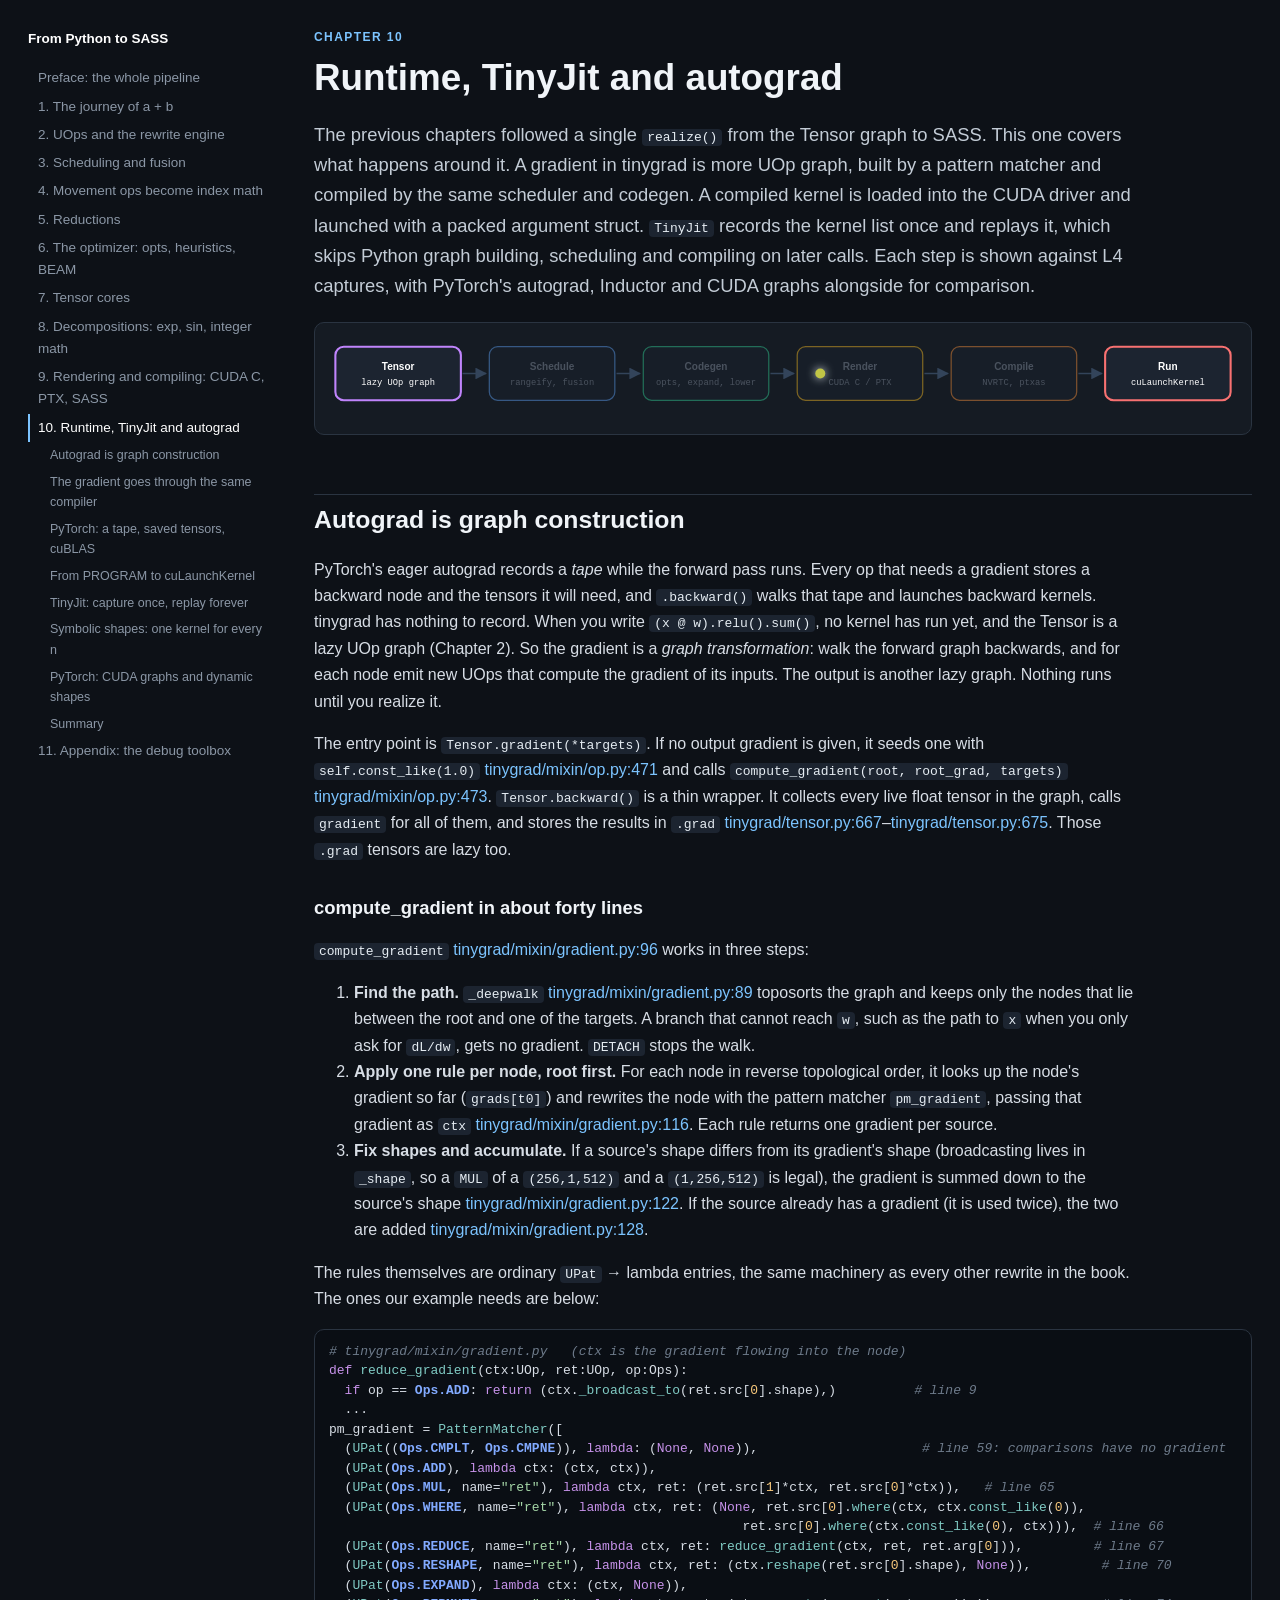
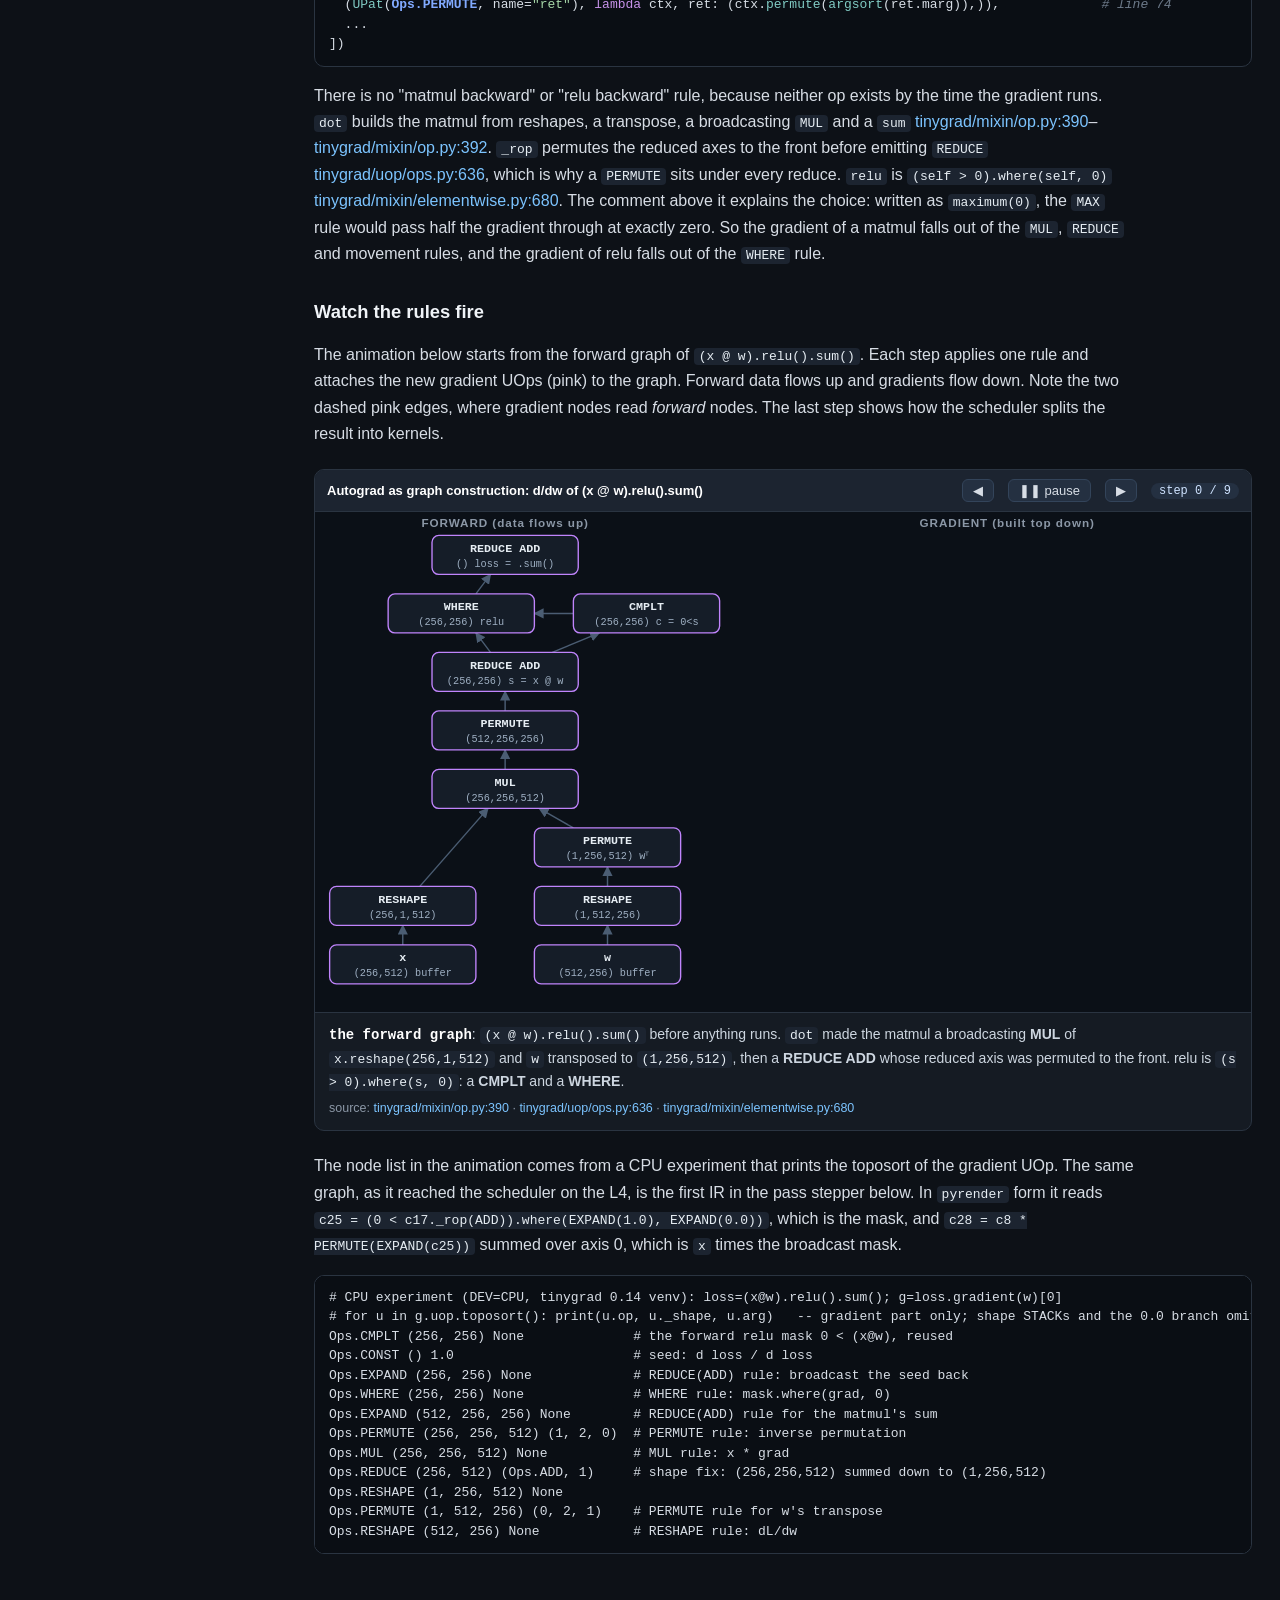
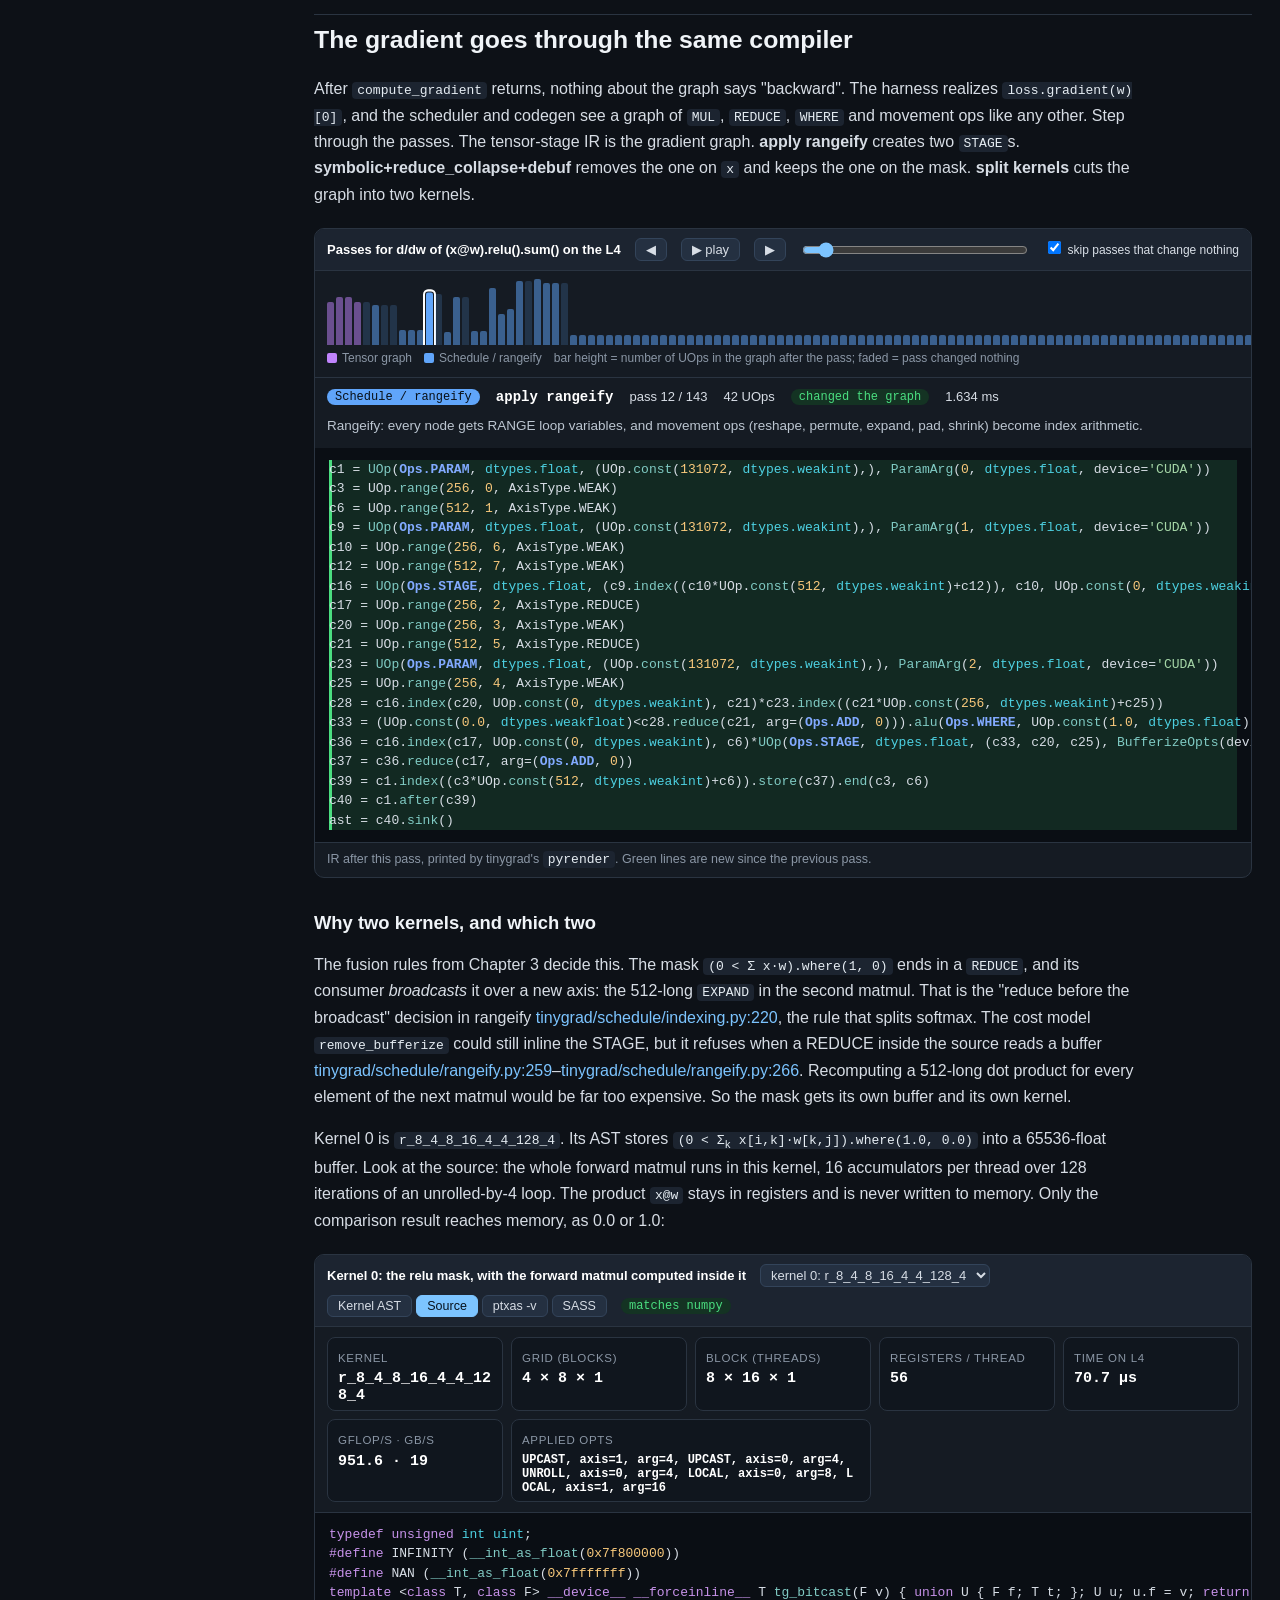
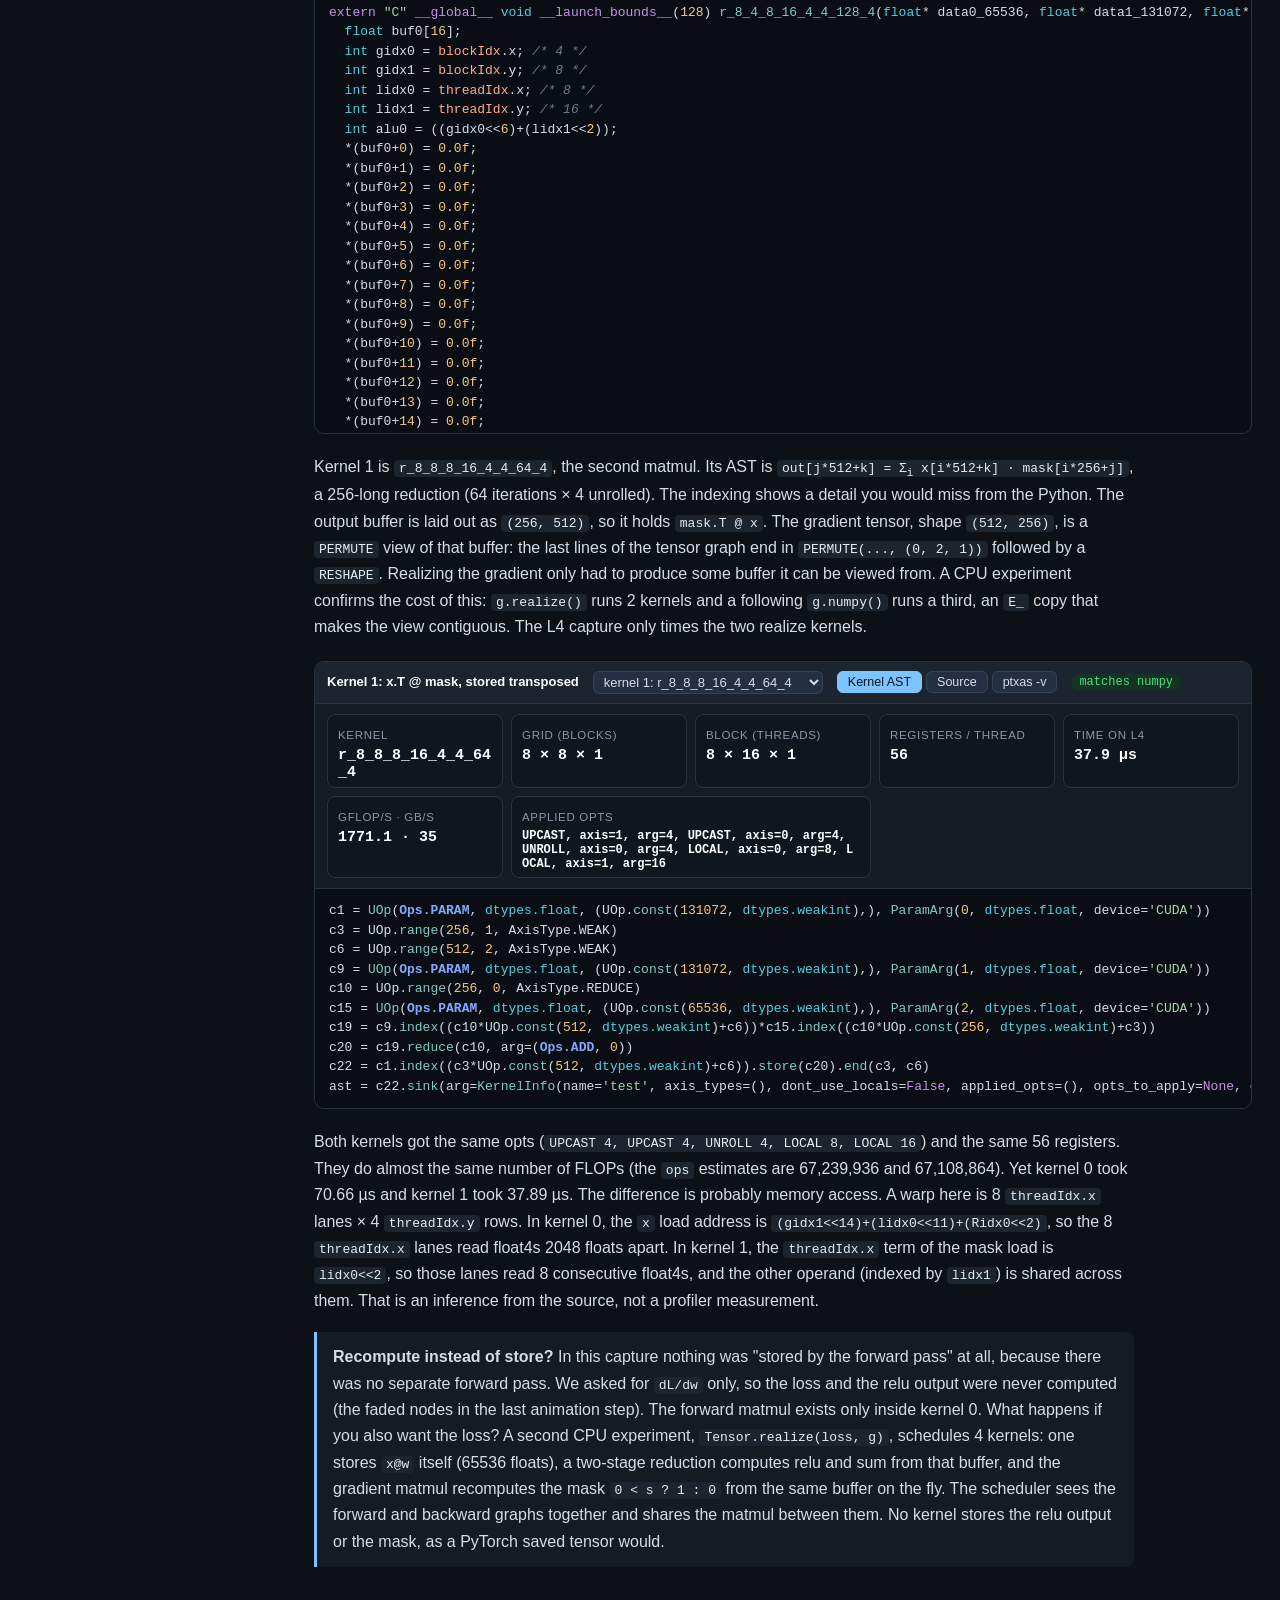
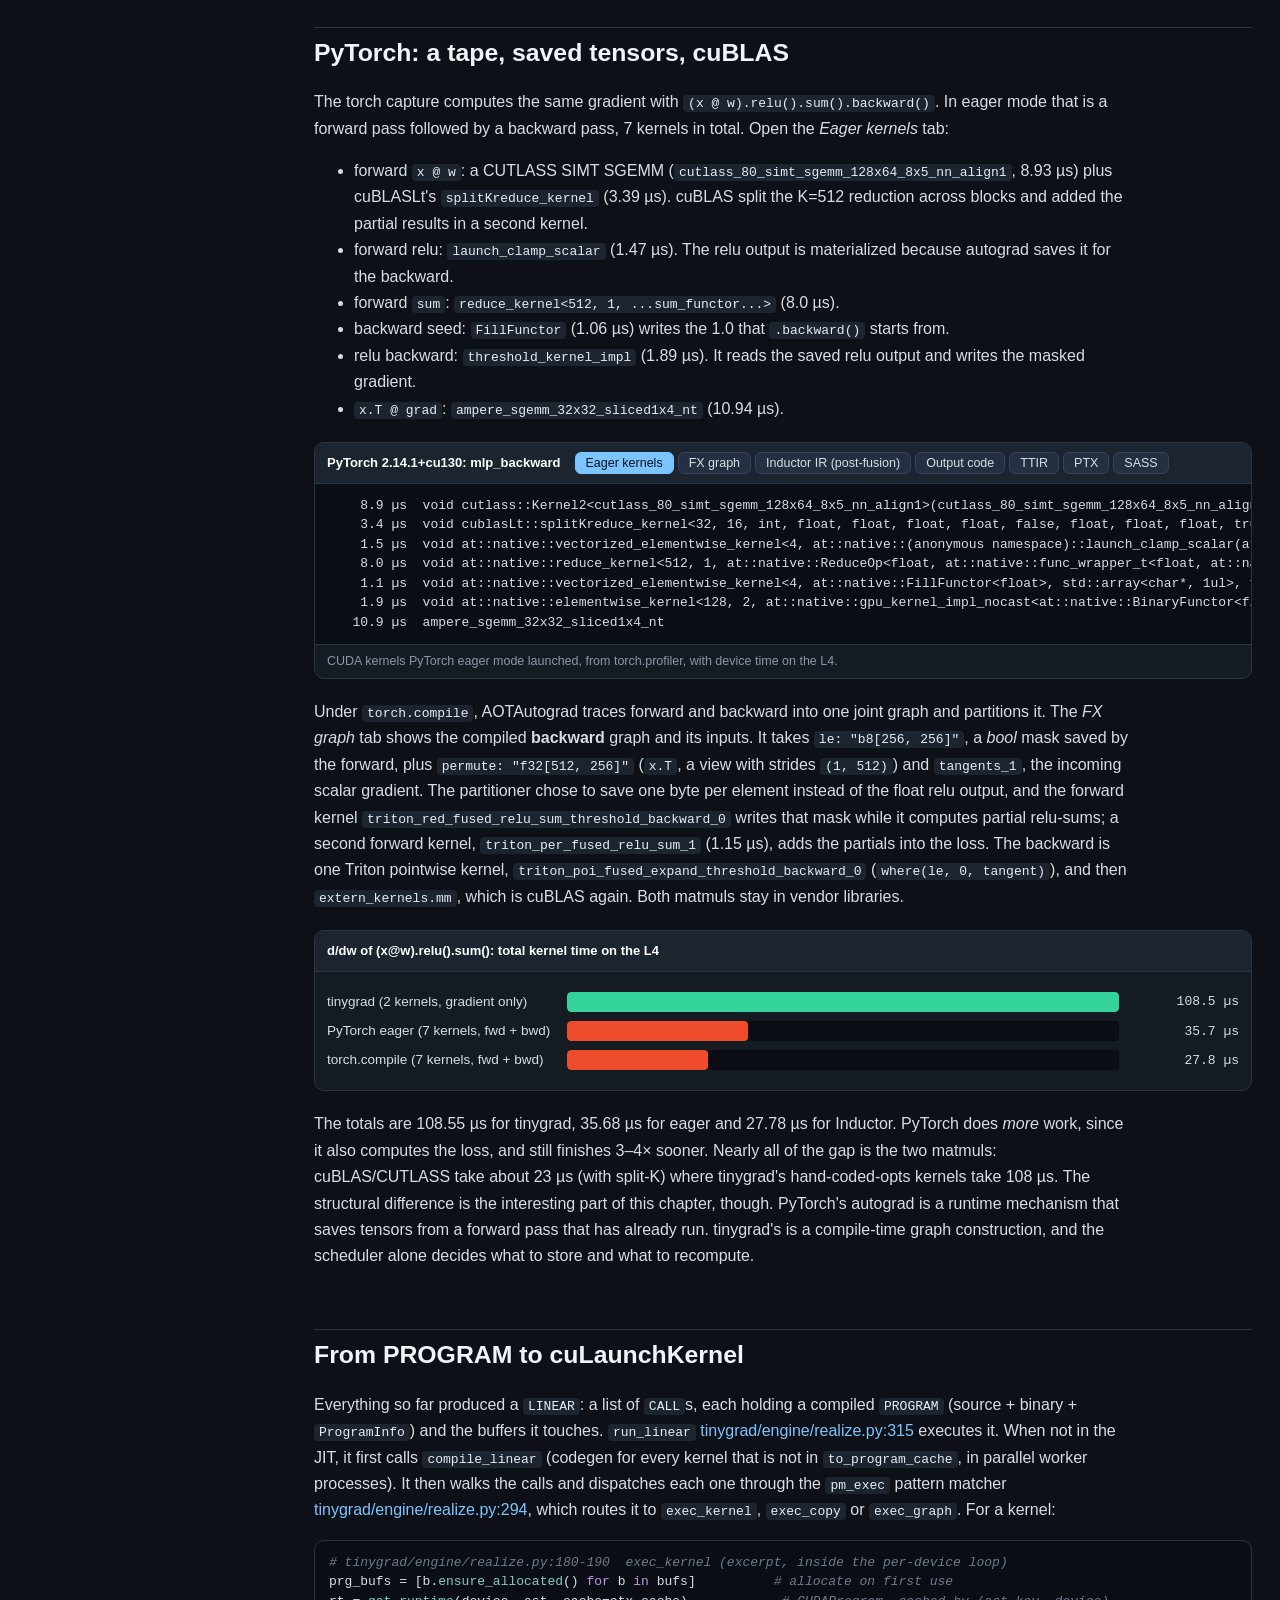
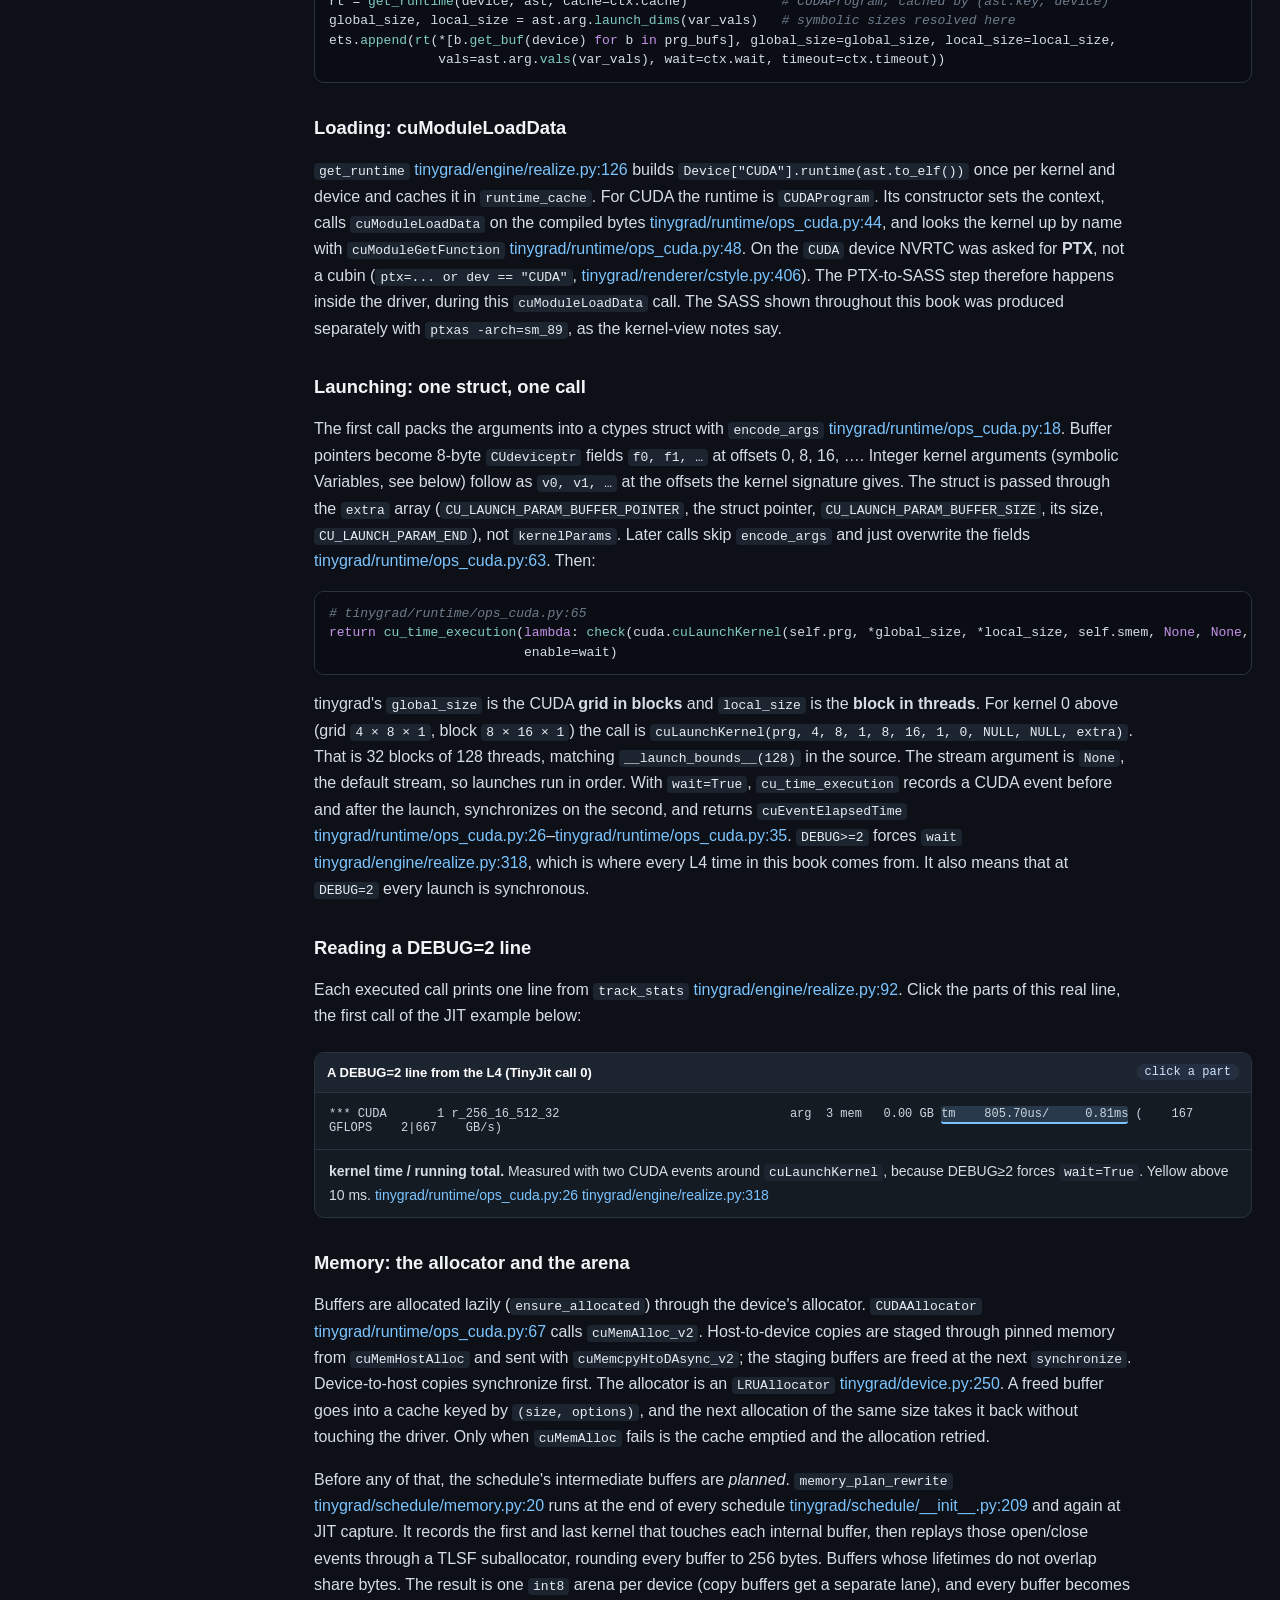
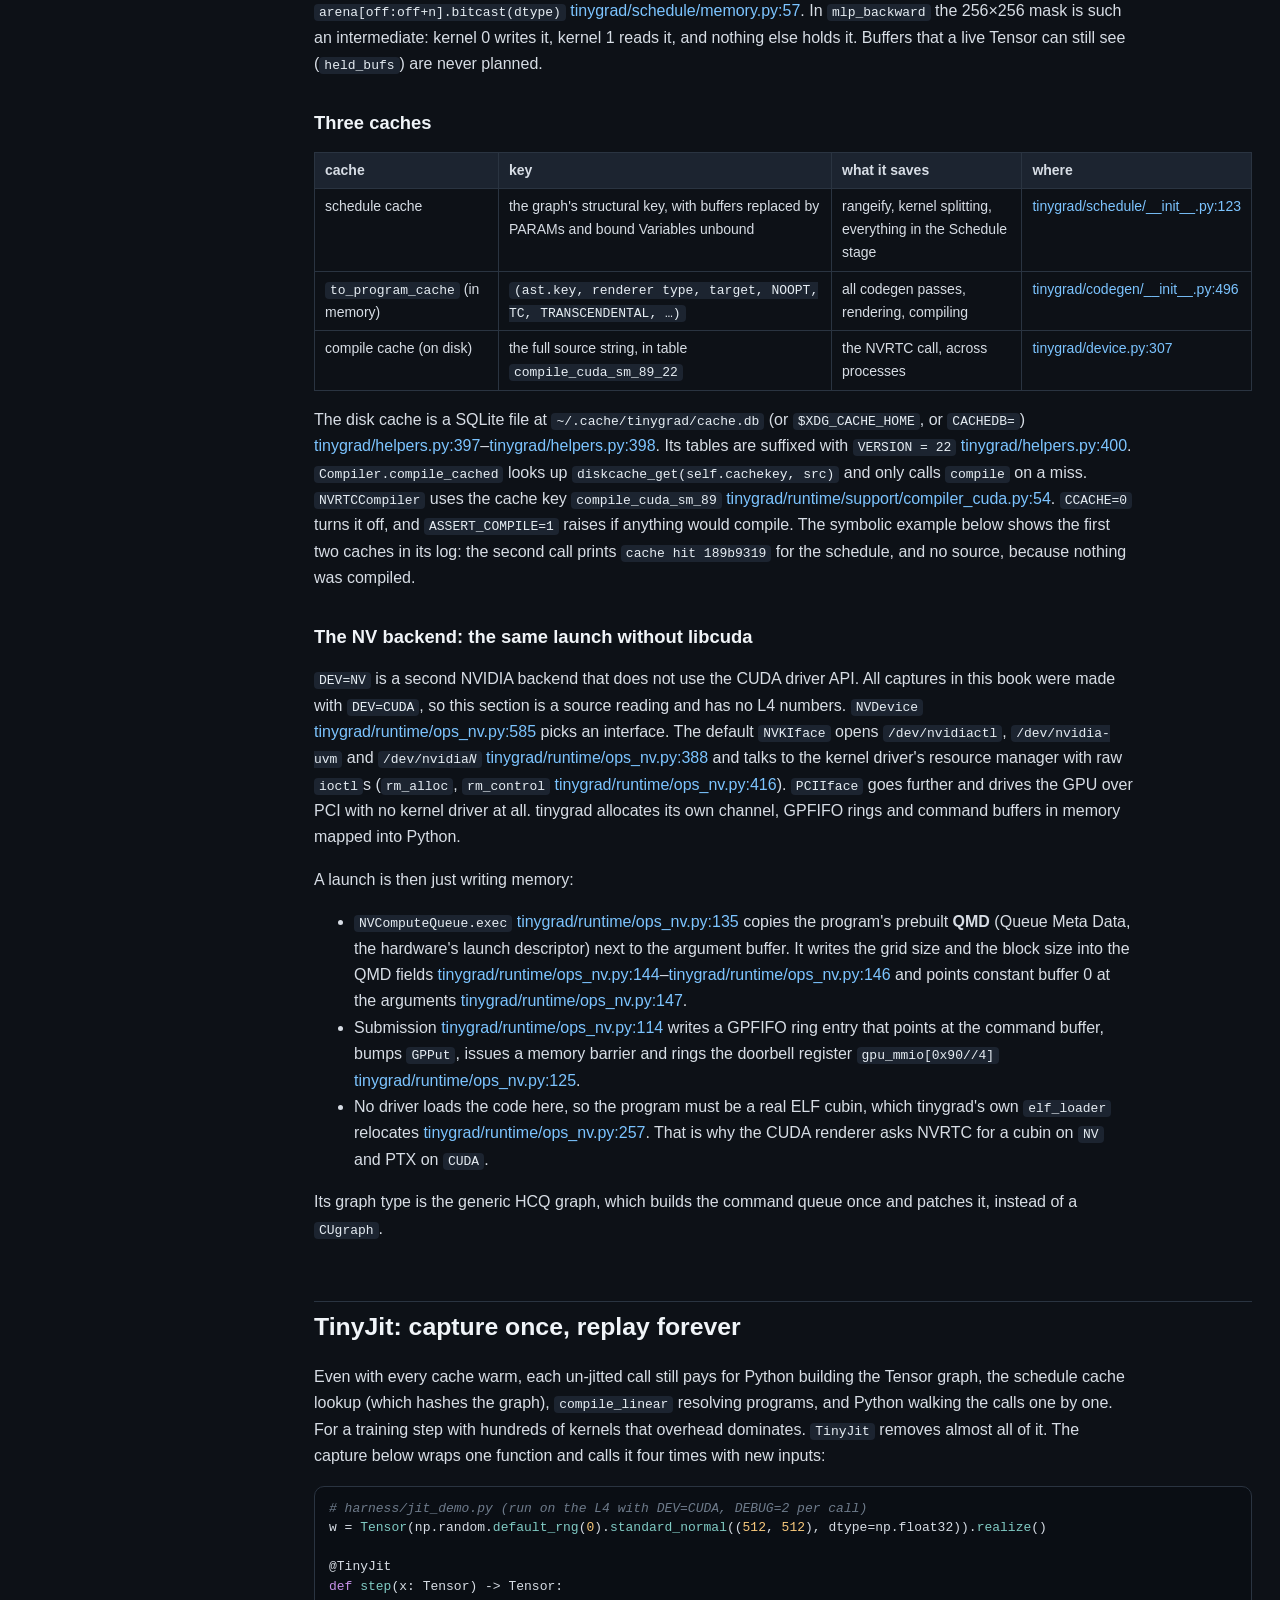
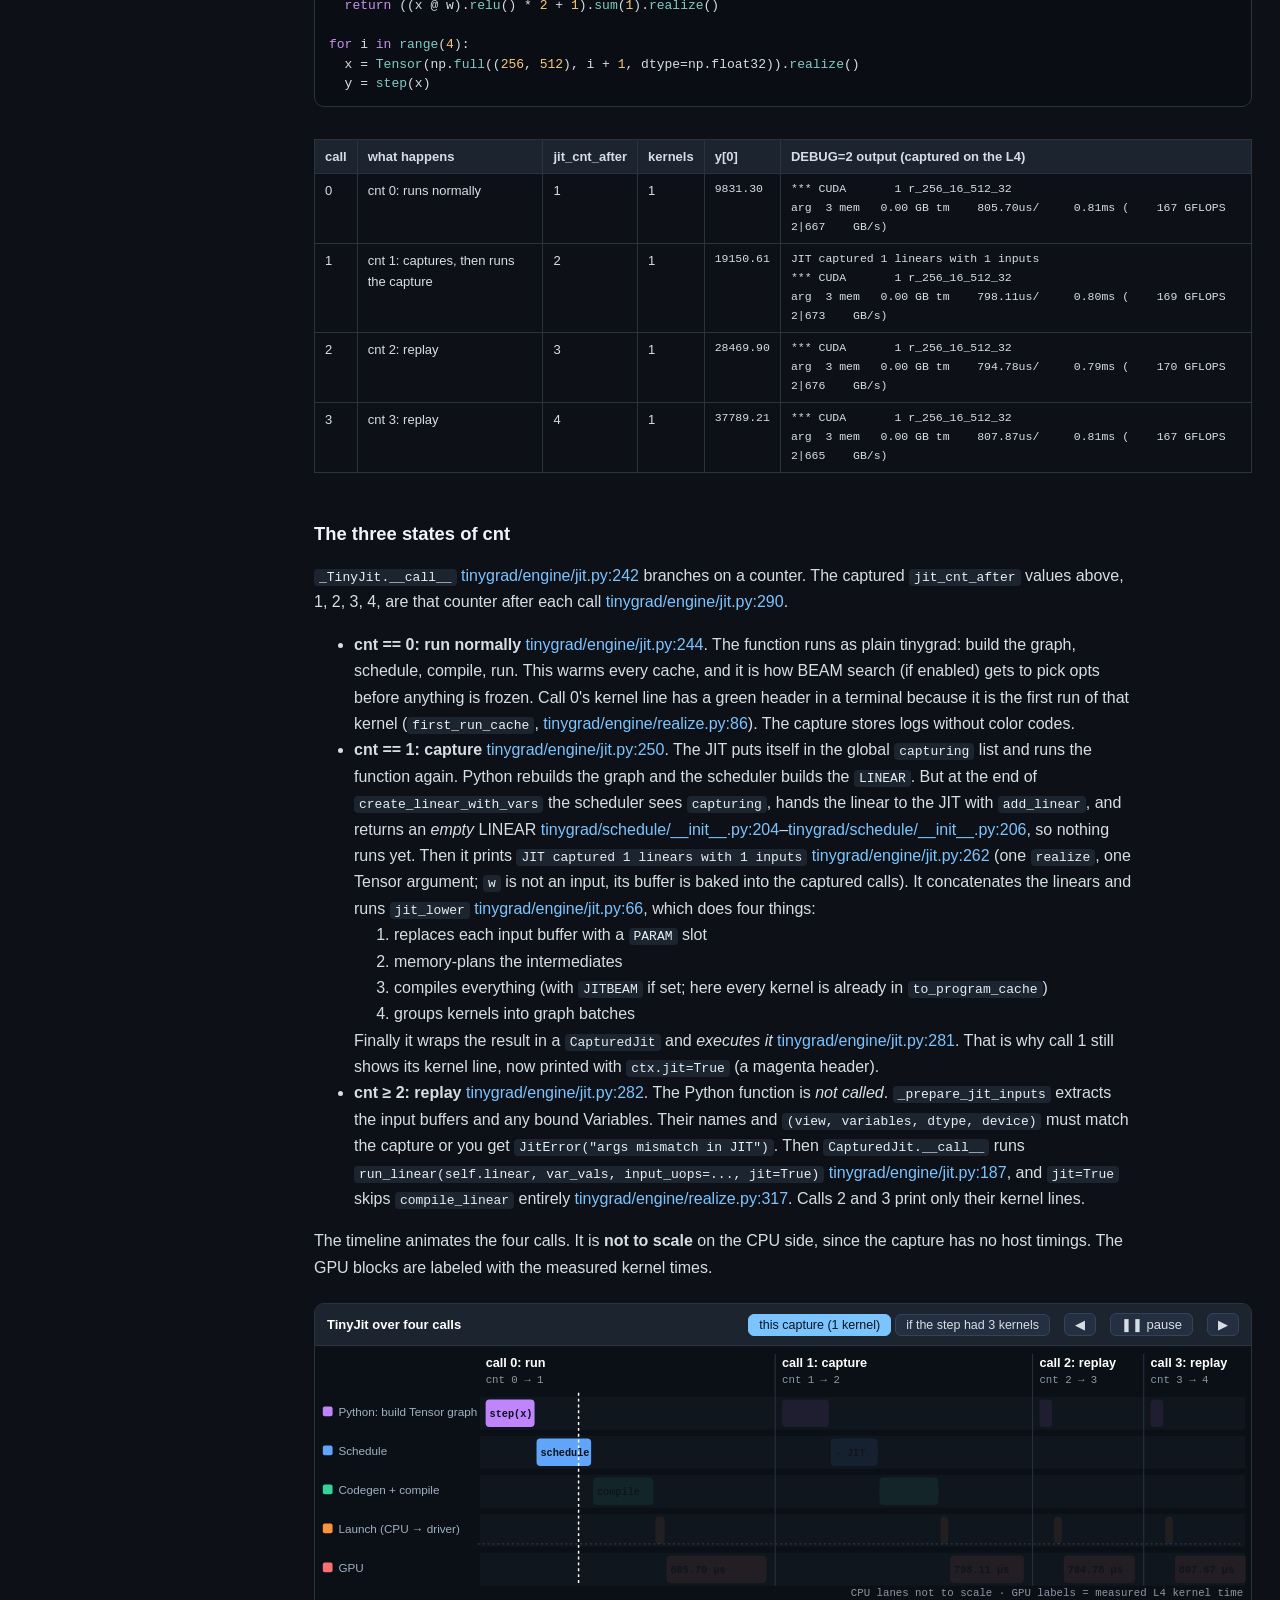
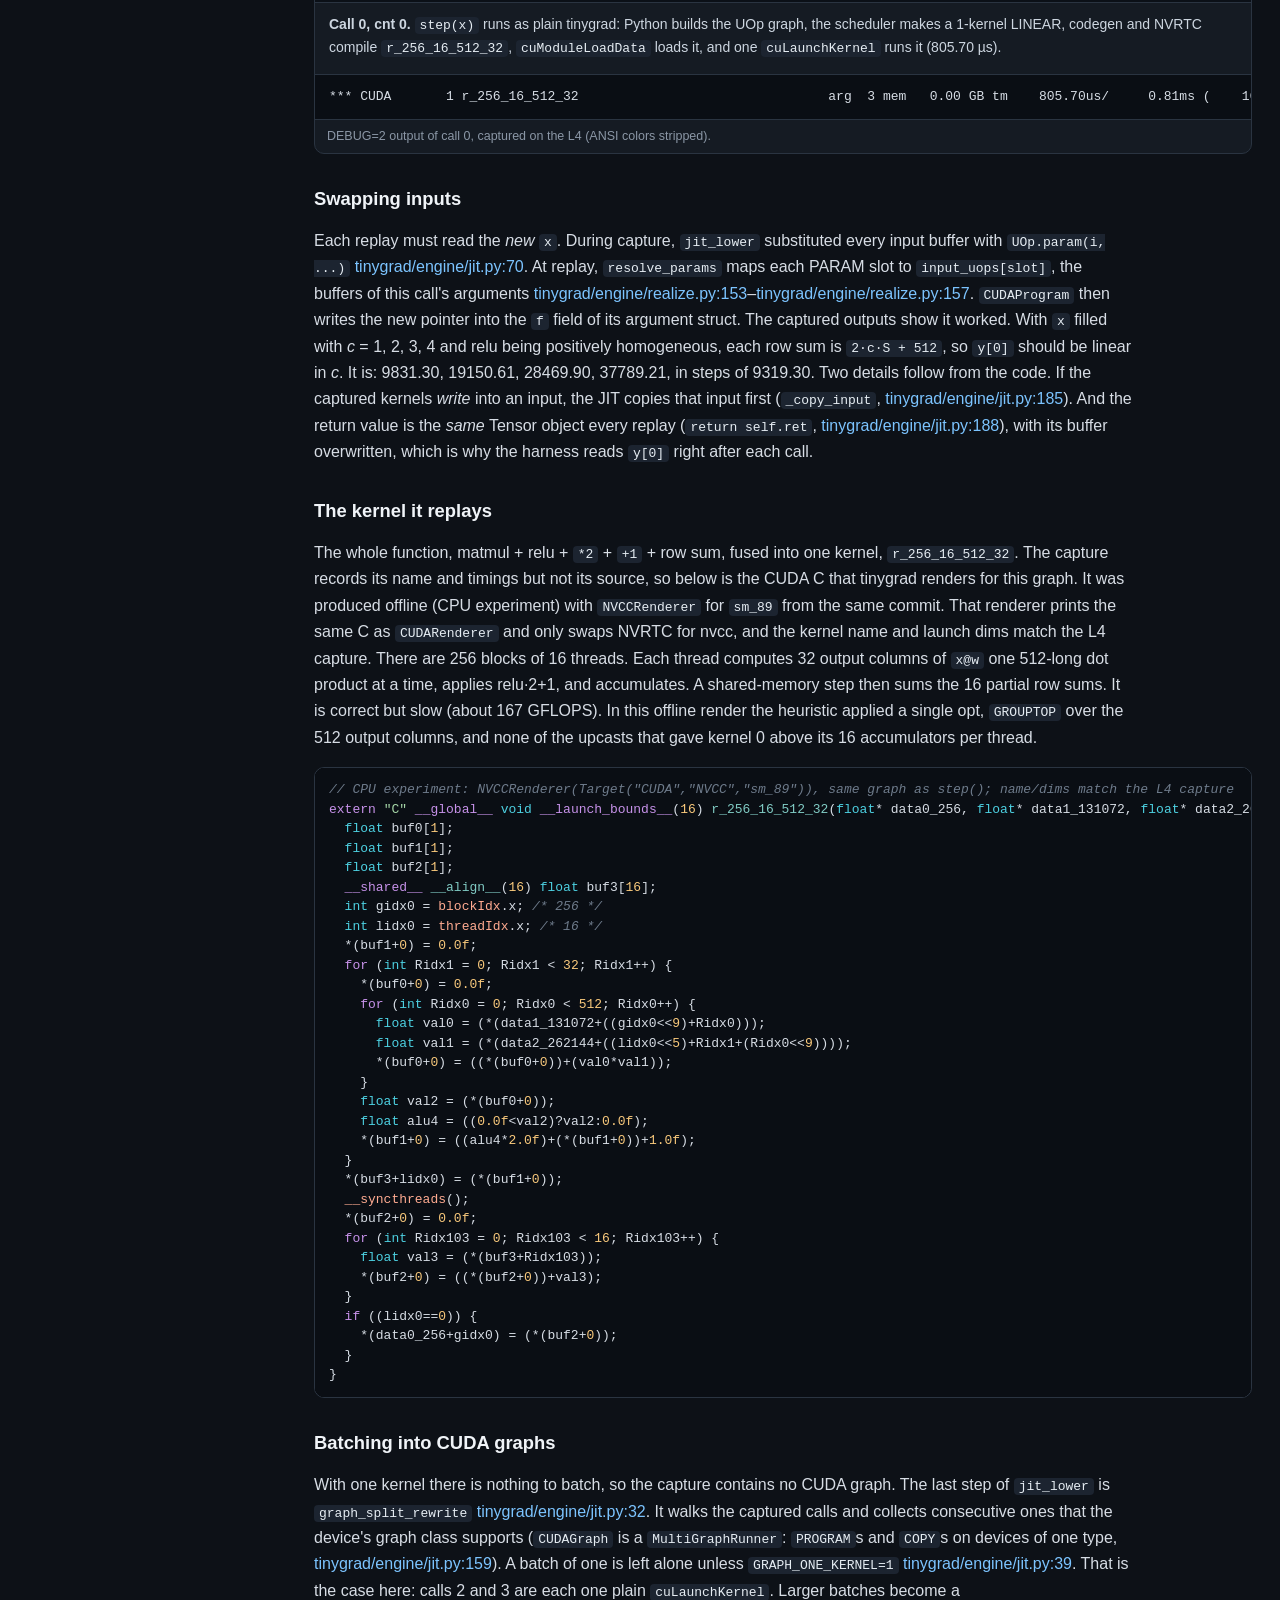
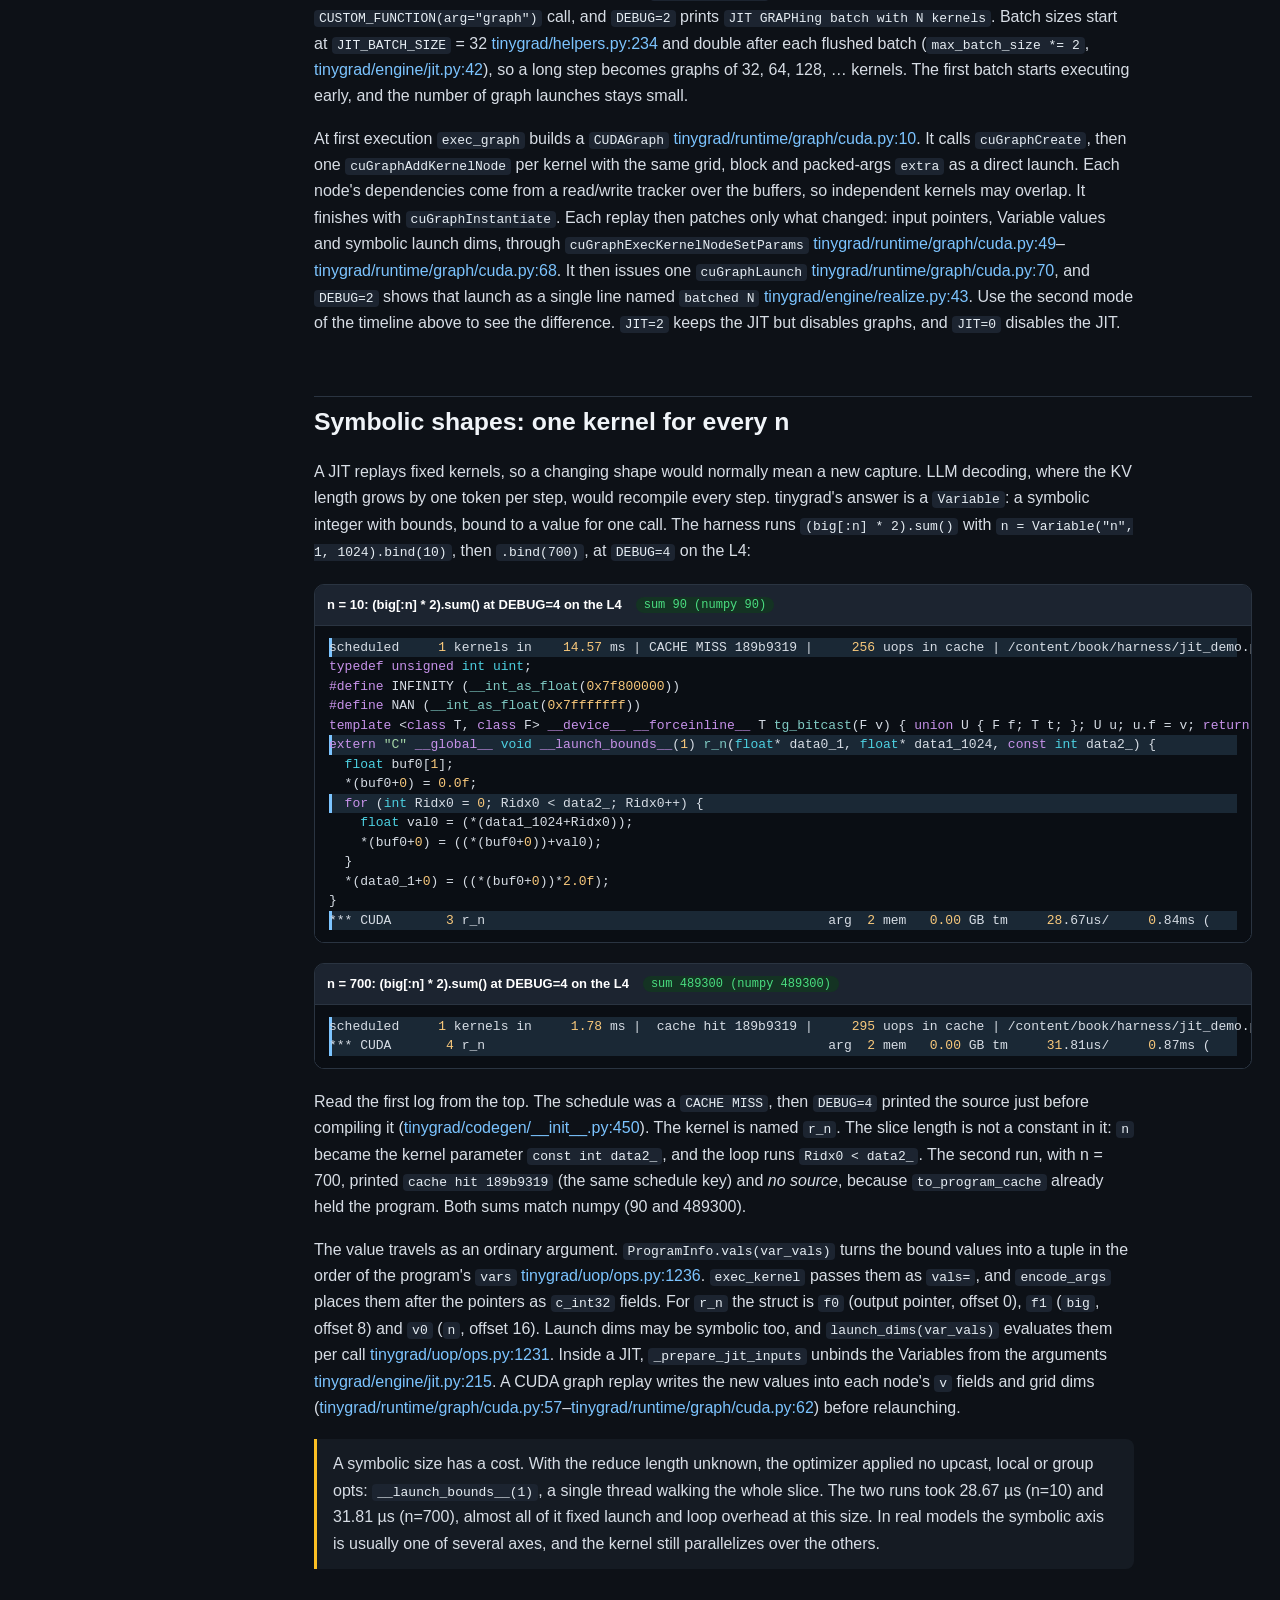
<file: book/ch10-runtime.html>
<!doctype html>
<html lang="en"><head><meta charset="utf-8"><meta name="viewport" content="width=device-width,initial-scale=1">
<title>10. Runtime, TinyJit and autograd · From Python to SASS</title>
<link rel="stylesheet" href="assets/book.css">
<style>
  .anim { background: var(--panel); border: 1px solid var(--line); border-radius: 10px; margin: 22px 0; overflow: hidden; }
  .anim .widget-head .grow { flex: 1; }
  .anim svg { display: block; width: 100%; height: auto; background: #0b1017; }
  .anim .caption { padding: 10px 14px 12px; border-top: 1px solid var(--line); font-size: 14px; min-height: 5.2em; color: #cdd6e0; }
  .anim .caption b.rule { font-family: var(--mono); color: #fff; }
  .anim .caption .srcs { display: block; margin-top: 4px; font-size: 12.5px; color: var(--muted); }
  /* autograd graph */
  .ag-node rect { fill: #151d28; stroke: #3a4b60; stroke-width: 1.4; rx: 7; transition: fill .4s, stroke .4s, opacity .4s; }
  .ag-node text { fill: #e6edf3; font: 600 12px var(--mono); text-anchor: middle; pointer-events: none; }
  .ag-node text.s { font: 10.5px var(--mono); fill: #9fb0c3; font-weight: 400; }
  .ag-node { transition: opacity .5s, transform .5s; }
  .ag-node.hidden, .ag-edge.hidden { opacity: 0; }
  .ag-node.fwd rect { stroke: var(--s-tensor); }
  .ag-node.grad rect { stroke: #f472b6; fill: #22121c; }
  .ag-node.new rect { stroke-width: 3; filter: drop-shadow(0 0 6px #f472b6); }
  .ag-node.dead { opacity: .22; }
  .ag-node.k0 rect { fill: #3a2c0b; stroke: #fbbf24; stroke-width: 2.2; }
  .ag-node.k1 rect { fill: #0d3324; stroke: #34d399; stroke-width: 2.2; }
  .ag-node.k01 rect { fill: #24301a; stroke: #a3e635; stroke-width: 2.2; }
  .ag-node.mop rect { stroke-dasharray: 5 3; }
  .ag-edge { fill: none; stroke: #4b5d73; stroke-width: 1.5; transition: opacity .5s; marker-end: url(#agArrow); }
  .ag-edge.g { stroke: #f472b6; }
  .ag-edge.cross { stroke: #f472b6; stroke-dasharray: 4 4; }
  .ag-tag { font: 600 11px var(--mono); transition: opacity .5s; }
  .ag-colhead { fill: var(--muted); font: 600 12px var(--sans); letter-spacing: .08em; }
  /* jit timeline */
  .tl-lane { fill: #10161e; }
  .tl-lanelabel { fill: #9fb0c3; font: 12px var(--sans); }
  .tl-block { transition: opacity .35s; }
  .tl-block rect { rx: 4; }
  .tl-block text { fill: #081018; font: 600 10.5px var(--mono); pointer-events: none; }
  .tl-block.off { opacity: 0.08; }
  .tl-callhead { fill: #fff; font: 600 13px var(--sans); }
  .tl-callsub { fill: var(--muted); font: 11px var(--mono); }
  .tl-cursor { stroke: #fff; stroke-width: 1.5; stroke-dasharray: 3 3; }
  .tl-log { margin: 0; border-top: 1px solid var(--line); }
  /* annotated DEBUG=2 line */
  .dbg { padding: 14px; overflow-x: auto; }
  .dbg pre { margin: 0; font: 12px var(--mono); white-space: pre-wrap; color: #cdd6e0; }
  .dbg .seg { border-radius: 3px; cursor: pointer; padding: 1px 0; border-bottom: 2px solid transparent; }
  .dbg .seg:hover, .dbg .seg.on { background: rgba(124,196,255,.18); border-bottom-color: var(--accent); }
  .dbg-expl { padding: 10px 14px; border-top: 1px solid var(--line); min-height: 4.5em; font-size: 14px; }
  table.data td, table.data th { font-size: 13px; }
  .tablewrap { overflow-x: auto; max-width: 100%; }
  table.data { width: 100%; }
  table.data td.mono { font-family: var(--mono); font-size: 11.5px; white-space: pre-wrap; word-break: break-word; }
  table.data td.what { min-width: 150px; }
  .lanekey { display: inline-block; width: 11px; height: 11px; border-radius: 2px; margin: 0 4px 0 10px; vertical-align: -1px; }
</style></head>
<body><main>
  <div class="kicker">Chapter 10</div><h1>Runtime, TinyJit and autograd</h1>
  <p class="lede">The previous chapters followed a single <code>realize()</code> from the Tensor graph to SASS. This one covers
  what happens around it. A gradient in tinygrad is more UOp graph, built by a pattern matcher and compiled by the same
  scheduler and codegen. A compiled kernel is loaded into the CUDA driver and launched with a packed argument
  struct. <code>TinyJit</code> records the kernel list once and replays it, which skips Python graph building,
  scheduling and compiling on later calls. Each step is shown against L4 captures, with PyTorch's autograd, Inductor and
  CUDA graphs alongside for comparison.</p>
  <div class="pipeline" data-active="tensor,run"></div>

  <!-- ===================================================================== -->
  <h2>Autograd is graph construction</h2>
  <p>PyTorch's eager autograd records a <em>tape</em> while the forward pass runs. Every op that needs a gradient
  stores a backward node and the tensors it will need, and <code>.backward()</code> walks that tape and launches
  backward kernels. tinygrad has nothing to record. When you write <code>(x @ w).relu().sum()</code>, no kernel has
  run yet, and the Tensor is a lazy UOp graph (Chapter 2). So the gradient is a <em>graph transformation</em>: walk the
  forward graph backwards, and for each node emit new UOps that compute the gradient of its inputs. The output is
  another lazy graph. Nothing runs until you realize it.</p>
  <p>The entry point is <code>Tensor.gradient(*targets)</code>. If no output gradient is given, it seeds one with
  <code>self.const_like(1.0)</code> <a class="src" data-src="tinygrad/mixin/op.py#L471"></a> and calls
  <code>compute_gradient(root, root_grad, targets)</code> <a class="src" data-src="tinygrad/mixin/op.py#L473"></a>.
  <code>Tensor.backward()</code> is a thin wrapper. It collects every live float tensor in the graph, calls
  <code>gradient</code> for all of them, and stores the results in <code>.grad</code>
  <a class="src" data-src="tinygrad/tensor.py#L667"></a>–<a class="src" data-src="tinygrad/tensor.py#L675"></a>. Those
  <code>.grad</code> tensors are lazy too.</p>

  <h3>compute_gradient in about forty lines</h3>
  <p><code>compute_gradient</code> <a class="src" data-src="tinygrad/mixin/gradient.py#L96"></a> works in three steps:</p>
  <ol class="prose">
    <li><b>Find the path.</b> <code>_deepwalk</code> <a class="src" data-src="tinygrad/mixin/gradient.py#L89"></a>
    toposorts the graph and keeps only the nodes that lie between the root and one of the targets. A branch that
    cannot reach <code>w</code>, such as the path to <code>x</code> when you only ask for <code>dL/dw</code>, gets
    no gradient. <code>DETACH</code> stops the walk.</li>
    <li><b>Apply one rule per node, root first.</b> For each node in reverse topological order, it looks up the
    node's gradient so far (<code>grads[t0]</code>) and rewrites the node with the pattern matcher
    <code>pm_gradient</code>, passing that gradient as <code>ctx</code>
    <a class="src" data-src="tinygrad/mixin/gradient.py#L116"></a>. Each rule returns one gradient per source.</li>
    <li><b>Fix shapes and accumulate.</b> If a source's shape differs from its gradient's shape (broadcasting
    lives in <code>_shape</code>, so a <code>MUL</code> of a <code>(256,1,512)</code> and a <code>(1,256,512)</code> is
    legal), the gradient is summed down to the source's shape
    <a class="src" data-src="tinygrad/mixin/gradient.py#L122"></a>. If the source already has a gradient (it is used
    twice), the two are added <a class="src" data-src="tinygrad/mixin/gradient.py#L128"></a>.</li>
  </ol>
  <p>The rules themselves are ordinary <code>UPat</code> → lambda entries, the same machinery as every other rewrite in
  the book. The ones our example needs are below:</p>
  <pre class="code static" data-lang="python">
# tinygrad/mixin/gradient.py   (ctx is the gradient flowing into the node)
def reduce_gradient(ctx:UOp, ret:UOp, op:Ops):
  if op == Ops.ADD: return (ctx._broadcast_to(ret.src[0].shape),)          # line 9
  ...
pm_gradient = PatternMatcher([
  (UPat((Ops.CMPLT, Ops.CMPNE)), lambda: (None, None)),                     # line 59: comparisons have no gradient
  (UPat(Ops.ADD), lambda ctx: (ctx, ctx)),
  (UPat(Ops.MUL, name="ret"), lambda ctx, ret: (ret.src[1]*ctx, ret.src[0]*ctx)),   # line 65
  (UPat(Ops.WHERE, name="ret"), lambda ctx, ret: (None, ret.src[0].where(ctx, ctx.const_like(0)),
                                                     ret.src[0].where(ctx.const_like(0), ctx))),  # line 66
  (UPat(Ops.REDUCE, name="ret"), lambda ctx, ret: reduce_gradient(ctx, ret, ret.arg[0])),         # line 67
  (UPat(Ops.RESHAPE, name="ret"), lambda ctx, ret: (ctx.reshape(ret.src[0].shape), None)),         # line 70
  (UPat(Ops.EXPAND), lambda ctx: (ctx, None)),
  (UPat(Ops.PERMUTE, name="ret"), lambda ctx, ret: (ctx.permute(argsort(ret.marg)),)),             # line 74
  ...
])
</pre>
  <p>There is no "matmul backward" or "relu backward" rule, because neither op exists by the time the gradient runs.
  <code>dot</code> builds the matmul from reshapes, a transpose, a broadcasting <code>MUL</code> and a
  <code>sum</code> <a class="src" data-src="tinygrad/mixin/op.py#L390"></a>–<a class="src" data-src="tinygrad/mixin/op.py#L392"></a>.
  <code>_rop</code> permutes the reduced axes to the front before emitting <code>REDUCE</code>
  <a class="src" data-src="tinygrad/uop/ops.py#L636"></a>, which is why a <code>PERMUTE</code> sits under every
  reduce. <code>relu</code> is <code>(self &gt; 0).where(self, 0)</code>
  <a class="src" data-src="tinygrad/mixin/elementwise.py#L680"></a>. The comment above it explains the choice: written
  as <code>maximum(0)</code>, the <code>MAX</code> rule would pass half the gradient through at exactly zero.
  So the gradient of a matmul falls out of the <code>MUL</code>, <code>REDUCE</code> and movement rules, and the
  gradient of relu falls out of the <code>WHERE</code> rule.</p>

  <h3>Watch the rules fire</h3>
  <p>The animation below starts from the forward graph of <code>(x @ w).relu().sum()</code>. Each step applies one
  rule and attaches the new gradient UOps (pink) to the graph. Forward data flows up and gradients flow down. Note the
  two dashed pink edges, where gradient nodes read <em>forward</em> nodes. The last step shows how the scheduler
  splits the result into kernels.</p>
  <div class="anim" id="ag-anim"></div>
  <p>The node list in the animation comes from a CPU experiment that prints the toposort of the gradient UOp. The same
  graph, as it reached the scheduler on the L4, is the first IR in the pass stepper below. In
  <code>pyrender</code> form it reads <code>c25 = (0 &lt; c17._rop(ADD)).where(EXPAND(1.0), EXPAND(0.0))</code>, which is
  the mask, and <code>c28 = c8 * PERMUTE(EXPAND(c25))</code> summed over axis 0, which is <code>x</code> times the
  broadcast mask.</p>
  <pre class="code static" data-lang="text">
# CPU experiment (DEV=CPU, tinygrad 0.14 venv): loss=(x@w).relu().sum(); g=loss.gradient(w)[0]
# for u in g.uop.toposort(): print(u.op, u._shape, u.arg)   -- gradient part only; shape STACKs and the 0.0 branch omitted
Ops.CMPLT (256, 256) None              # the forward relu mask 0 &lt; (x@w), reused
Ops.CONST () 1.0                       # seed: d loss / d loss
Ops.EXPAND (256, 256) None             # REDUCE(ADD) rule: broadcast the seed back
Ops.WHERE (256, 256) None              # WHERE rule: mask.where(grad, 0)
Ops.EXPAND (512, 256, 256) None        # REDUCE(ADD) rule for the matmul's sum
Ops.PERMUTE (256, 256, 512) (1, 2, 0)  # PERMUTE rule: inverse permutation
Ops.MUL (256, 256, 512) None           # MUL rule: x * grad
Ops.REDUCE (256, 512) (Ops.ADD, 1)     # shape fix: (256,256,512) summed down to (1,256,512)
Ops.RESHAPE (1, 256, 512) None
Ops.PERMUTE (1, 512, 256) (0, 2, 1)    # PERMUTE rule for w's transpose
Ops.RESHAPE (512, 256) None            # RESHAPE rule: dL/dw
</pre>

  <!-- ===================================================================== -->
  <h2>The gradient goes through the same compiler</h2>
  <p>After <code>compute_gradient</code> returns, nothing about the graph says "backward". The harness realizes
  <code>loss.gradient(w)[0]</code>, and the scheduler and codegen see a graph of <code>MUL</code>,
  <code>REDUCE</code>, <code>WHERE</code> and movement ops like any other. Step through the passes. The tensor-stage
  IR is the gradient graph. <b>apply rangeify</b> creates two <code>STAGE</code>s. <b>symbolic+reduce_collapse+debuf</b>
  removes the one on <code>x</code> and keeps the one on the mask. <b>split kernels</b> cuts the graph into two
  kernels.</p>
  <div class="pass-stepper" data-key="mlp_backward/default" data-kernel="all" data-stages="tensor,schedule" data-start="apply rangeify"
       data-title="Passes for d/dw of (x@w).relu().sum() on the L4"></div>

  <h3>Why two kernels, and which two</h3>
  <p>The fusion rules from Chapter 3 decide this. The mask <code>(0 &lt; Σ x·w).where(1, 0)</code> ends in a
  <code>REDUCE</code>, and its consumer <em>broadcasts</em> it over a new axis: the 512-long <code>EXPAND</code>
  in the second matmul. That is the "reduce before the broadcast" decision in rangeify
  <a class="src" data-src="tinygrad/schedule/indexing.py#L220"></a>, the rule that splits softmax. The cost model
  <code>remove_bufferize</code> could still inline the STAGE, but it refuses when a REDUCE inside the source reads a
  buffer <a class="src" data-src="tinygrad/schedule/rangeify.py#L259"></a>–<a class="src" data-src="tinygrad/schedule/rangeify.py#L266"></a>.
  Recomputing a 512-long dot product for every element of the next matmul would be far too expensive. So the mask
  gets its own buffer and its own kernel.</p>
  <p>Kernel 0 is <code>r_8_4_8_16_4_4_128_4</code>. Its AST stores <code>(0 &lt; Σ<sub>k</sub> x[i,k]·w[k,j]).where(1.0, 0.0)</code>
  into a 65536-float buffer. Look at the source: the whole forward matmul runs in this kernel, 16 accumulators per
  thread over 128 iterations of an unrolled-by-4 loop. The product <code>x@w</code> stays in registers and is never
  written to memory. Only the comparison result reaches memory, as 0.0 or 1.0:</p>
  <div class="kernel-view" data-key="mlp_backward/default" data-kernel="0" data-tabs="ast,source,ptxas,sass" data-tab="source" data-highlight="0\.0f&lt;|make_float4"
       data-title="Kernel 0: the relu mask, with the forward matmul computed inside it"></div>
  <p>Kernel 1 is <code>r_8_8_8_16_4_4_64_4</code>, the second matmul. Its AST is
  <code>out[j*512+k] = Σ<sub>i</sub> x[i*512+k] · mask[i*256+j]</code>, a 256-long reduction (64 iterations × 4 unrolled).
  The indexing shows a detail you would miss from the Python. The output buffer is laid out as
  <code>(256, 512)</code>, so it holds <code>mask.T @ x</code>. The gradient tensor, shape <code>(512, 256)</code>, is a
  <code>PERMUTE</code> view of that buffer: the last lines of the tensor graph end in <code>PERMUTE(..., (0, 2, 1))</code>
  followed by a <code>RESHAPE</code>. Realizing the gradient only had to produce some buffer it can be viewed from. A
  CPU experiment confirms the cost of this: <code>g.realize()</code> runs 2 kernels and a following <code>g.numpy()</code> runs a
  third, an <code>E_</code> copy that makes the view contiguous. The L4 capture only times the two realize kernels.</p>
  <div class="kernel-view" data-key="mlp_backward/default" data-kernel="1" data-tabs="ast,source,ptxas" data-tab="ast"
       data-title="Kernel 1: x.T @ mask, stored transposed"></div>
  <p>Both kernels got the same opts (<code>UPCAST 4, UPCAST 4, UNROLL 4, LOCAL 8, LOCAL 16</code>) and the same
  56 registers. They do almost the same number of FLOPs (the <code>ops</code> estimates are 67,239,936 and 67,108,864). Yet
  kernel 0 took 70.66 µs and kernel 1 took 37.89 µs. The difference is probably memory access. A warp here is 8 <code>threadIdx.x</code> lanes × 4
  <code>threadIdx.y</code> rows. In kernel 0, the <code>x</code> load address is
  <code>(gidx1&lt;&lt;14)+(lidx0&lt;&lt;11)+(Ridx0&lt;&lt;2)</code>, so the 8 <code>threadIdx.x</code> lanes read float4s
  2048 floats apart. In kernel 1, the <code>threadIdx.x</code> term of the mask load is <code>lidx0&lt;&lt;2</code>, so
  those lanes read 8 consecutive float4s, and the other operand (indexed by <code>lidx1</code>) is shared across them. That is an
  inference from the source, not a profiler measurement.</p>

  <div class="callout">
  <p><b>Recompute instead of store?</b> In this capture nothing was "stored by the forward pass" at all, because
  there was no separate forward pass. We asked for <code>dL/dw</code> only, so the loss and the relu output were never
  computed (the faded nodes in the last animation step). The forward matmul exists only inside kernel 0. What happens if
  you also want the loss? A second CPU experiment, <code>Tensor.realize(loss, g)</code>, schedules 4 kernels: one stores
  <code>x@w</code> itself (65536 floats), a two-stage reduction computes relu and sum from that buffer, and the gradient
  matmul recomputes the mask <code>0 &lt; s ? 1 : 0</code> from the same buffer on the fly. The scheduler sees the
  forward and backward graphs together and shares the matmul between them. No kernel stores the relu output or the
  mask, as a PyTorch saved tensor would.</p>
  </div>

  <!-- ===================================================================== -->
  <h2>PyTorch: a tape, saved tensors, cuBLAS</h2>
  <p>The torch capture computes the same gradient with <code>(x @ w).relu().sum().backward()</code>. In eager mode
  that is a forward pass followed by a backward pass, 7 kernels in total. Open the <em>Eager kernels</em> tab:</p>
  <ul class="prose">
    <li>forward <code>x @ w</code>: a CUTLASS SIMT SGEMM (<code>cutlass_80_simt_sgemm_128x64_8x5_nn_align1</code>,
    8.93 µs) plus cuBLASLt's <code>splitKreduce_kernel</code> (3.39 µs). cuBLAS split the K=512 reduction across blocks and
    added the partial results in a second kernel.</li>
    <li>forward relu: <code>launch_clamp_scalar</code> (1.47 µs). The relu output is materialized because autograd
    saves it for the backward.</li>
    <li>forward <code>sum</code>: <code>reduce_kernel&lt;512, 1, ...sum_functor...&gt;</code> (8.0 µs).</li>
    <li>backward seed: <code>FillFunctor</code> (1.06 µs) writes the 1.0 that <code>.backward()</code> starts from.</li>
    <li>relu backward: <code>threshold_kernel_impl</code> (1.89 µs). It reads the saved relu output and writes the masked
    gradient.</li>
    <li><code>x.T @ grad</code>: <code>ampere_sgemm_32x32_sliced1x4_nt</code> (10.94 µs).</li>
  </ul>
  <div class="torch-view" data-key="mlp_backward/torch" data-tabs="eager,fx,post,output,ttir,ptx,sass" data-tab="eager"></div>
  <p>Under <code>torch.compile</code>, AOTAutograd traces forward and backward into one joint graph and partitions it.
  The <em>FX graph</em> tab shows the compiled <b>backward</b> graph and its inputs. It takes
  <code>le: "b8[256, 256]"</code>, a <em>bool</em> mask saved by the forward, plus <code>permute: "f32[512, 256]"</code>
  (<code>x.T</code>, a view with strides <code>(1, 512)</code>) and <code>tangents_1</code>, the incoming scalar
  gradient. The partitioner chose to save one byte per element instead of the float relu output, and the forward kernel
  <code>triton_red_fused_relu_sum_threshold_backward_0</code> writes that mask while it computes partial relu-sums;
  a second forward kernel, <code>triton_per_fused_relu_sum_1</code> (1.15 µs), adds the partials into the loss. The
  backward is one Triton pointwise kernel, <code>triton_poi_fused_expand_threshold_backward_0</code>
  (<code>where(le, 0, tangent)</code>), and then <code>extern_kernels.mm</code>, which is cuBLAS again. Both matmuls
  stay in vendor libraries.</p>
  <div class="bars" data-keys="mlp_backward/default,mlp_backward/torch:eager,mlp_backward/torch:inductor"
       data-labels="tinygrad (2 kernels, gradient only)|PyTorch eager (7 kernels, fwd + bwd)|torch.compile (7 kernels, fwd + bwd)"
       data-title="d/dw of (x@w).relu().sum(): total kernel time on the L4"></div>
  <p>The totals are 108.55 µs for tinygrad, 35.68 µs for eager and 27.78 µs for Inductor. PyTorch does <em>more</em>
  work, since it also computes the loss, and still finishes 3–4× sooner. Nearly all of the gap is the two matmuls:
  cuBLAS/CUTLASS take about 23 µs (with split-K) where tinygrad's hand-coded-opts kernels take 108 µs. The structural
  difference is the interesting part of this chapter, though. PyTorch's autograd is a runtime mechanism that saves
  tensors from a forward pass that has already run. tinygrad's is a compile-time graph construction, and the
  scheduler alone decides what to store and what to recompute.</p>

  <!-- ===================================================================== -->
  <h2>From PROGRAM to cuLaunchKernel</h2>
  <p>Everything so far produced a <code>LINEAR</code>: a list of <code>CALL</code>s, each holding a compiled
  <code>PROGRAM</code> (source + binary + <code>ProgramInfo</code>) and the buffers it touches. <code>run_linear</code>
  <a class="src" data-src="tinygrad/engine/realize.py#L315"></a> executes it. When not in the JIT, it first calls
  <code>compile_linear</code> (codegen for every kernel that is not in <code>to_program_cache</code>, in parallel worker
  processes). It then walks the calls and dispatches each one through the <code>pm_exec</code> pattern matcher
  <a class="src" data-src="tinygrad/engine/realize.py#L294"></a>, which routes it to <code>exec_kernel</code>,
  <code>exec_copy</code> or <code>exec_graph</code>. For a kernel:</p>
  <pre class="code static" data-lang="python">
# tinygrad/engine/realize.py:180-190  exec_kernel (excerpt, inside the per-device loop)
prg_bufs = [b.ensure_allocated() for b in bufs]          # allocate on first use
rt = get_runtime(device, ast, cache=ctx.cache)            # CUDAProgram, cached by (ast.key, device)
global_size, local_size = ast.arg.launch_dims(var_vals)   # symbolic sizes resolved here
ets.append(rt(*[b.get_buf(device) for b in prg_bufs], global_size=global_size, local_size=local_size,
              vals=ast.arg.vals(var_vals), wait=ctx.wait, timeout=ctx.timeout))
</pre>
  <h3>Loading: cuModuleLoadData</h3>
  <p><code>get_runtime</code> <a class="src" data-src="tinygrad/engine/realize.py#L126"></a> builds
  <code>Device["CUDA"].runtime(ast.to_elf())</code> once per kernel and device and caches it in
  <code>runtime_cache</code>. For CUDA the runtime is <code>CUDAProgram</code>. Its constructor sets the context,
  calls <code>cuModuleLoadData</code> on the compiled bytes <a class="src" data-src="tinygrad/runtime/ops_cuda.py#L44"></a>,
  and looks the kernel up by name with <code>cuModuleGetFunction</code>
  <a class="src" data-src="tinygrad/runtime/ops_cuda.py#L48"></a>. On the <code>CUDA</code> device NVRTC was asked
  for <b>PTX</b>, not a cubin (<code>ptx=... or dev == "CUDA"</code>,
  <a class="src" data-src="tinygrad/renderer/cstyle.py#L406"></a>). The PTX-to-SASS step therefore happens inside the
  driver, during this <code>cuModuleLoadData</code> call. The SASS shown throughout this book was produced separately
  with <code>ptxas -arch=sm_89</code>, as the kernel-view notes say.</p>

  <h3>Launching: one struct, one call</h3>
  <p>The first call packs the arguments into a ctypes struct with <code>encode_args</code>
  <a class="src" data-src="tinygrad/runtime/ops_cuda.py#L18"></a>. Buffer pointers become 8-byte
  <code>CUdeviceptr</code> fields <code>f0, f1, …</code> at offsets 0, 8, 16, …. Integer kernel arguments (symbolic
  Variables, see below) follow as <code>v0, v1, …</code> at the offsets the kernel signature gives. The struct is passed
  through the <code>extra</code> array (<code>CU_LAUNCH_PARAM_BUFFER_POINTER</code>, the struct pointer,
  <code>CU_LAUNCH_PARAM_BUFFER_SIZE</code>, its size, <code>CU_LAUNCH_PARAM_END</code>), not <code>kernelParams</code>.
  Later calls skip <code>encode_args</code> and just overwrite the fields <a class="src" data-src="tinygrad/runtime/ops_cuda.py#L63"></a>.
  Then:</p>
  <pre class="code static" data-lang="python">
# tinygrad/runtime/ops_cuda.py:65
return cu_time_execution(lambda: check(cuda.cuLaunchKernel(self.prg, *global_size, *local_size, self.smem, None, None, self.vargs)),
                         enable=wait)
</pre>
  <p>tinygrad's <code>global_size</code> is the CUDA <b>grid in blocks</b> and <code>local_size</code> is the
  <b>block in threads</b>. For kernel 0 above (grid <code>4 × 8 × 1</code>, block <code>8 × 16 × 1</code>) the call is
  <code>cuLaunchKernel(prg, 4, 8, 1, 8, 16, 1, 0, NULL, NULL, extra)</code>. That is 32 blocks of 128 threads, matching
  <code>__launch_bounds__(128)</code> in the source. The stream argument is <code>None</code>, the default stream, so
  launches run in order. With <code>wait=True</code>, <code>cu_time_execution</code> records a CUDA event before and after
  the launch, synchronizes on the second, and returns <code>cuEventElapsedTime</code>
  <a class="src" data-src="tinygrad/runtime/ops_cuda.py#L26"></a>–<a class="src" data-src="tinygrad/runtime/ops_cuda.py#L35"></a>.
  <code>DEBUG&gt;=2</code> forces <code>wait</code> <a class="src" data-src="tinygrad/engine/realize.py#L318"></a>, which is
  where every L4 time in this book comes from. It also means that at <code>DEBUG=2</code> every launch is synchronous.</p>

  <h3>Reading a DEBUG=2 line</h3>
  <p>Each executed call prints one line from <code>track_stats</code>
  <a class="src" data-src="tinygrad/engine/realize.py#L92"></a>. Click the parts of this real line, the first call of
  the JIT example below:</p>
  <div class="anim" id="dbg-line" data-key="jit/default"></div>

  <h3>Memory: the allocator and the arena</h3>
  <p>Buffers are allocated lazily (<code>ensure_allocated</code>) through the device's allocator.
  <code>CUDAAllocator</code> <a class="src" data-src="tinygrad/runtime/ops_cuda.py#L67"></a> calls
  <code>cuMemAlloc_v2</code>. Host-to-device copies are staged through pinned memory from <code>cuMemHostAlloc</code>
  and sent with <code>cuMemcpyHtoDAsync_v2</code>; the staging buffers are freed at the next
  <code>synchronize</code>. Device-to-host copies synchronize first. The allocator is an <code>LRUAllocator</code>
  <a class="src" data-src="tinygrad/device.py#L250"></a>. A freed buffer goes into a cache keyed by
  <code>(size, options)</code>, and the next allocation of the same size takes it back without touching the driver. Only
  when <code>cuMemAlloc</code> fails is the cache emptied and the allocation retried.</p>
  <p>Before any of that, the schedule's intermediate buffers are <em>planned</em>. <code>memory_plan_rewrite</code>
  <a class="src" data-src="tinygrad/schedule/memory.py#L20"></a> runs at the end of every schedule
  <a class="src" data-src="tinygrad/schedule/__init__.py#L209"></a> and again at JIT capture. It records the first and
  last kernel that touches each internal buffer, then replays those open/close events through a TLSF suballocator,
  rounding every buffer to 256 bytes. Buffers whose lifetimes do not overlap share bytes. The result is one
  <code>int8</code> arena per device (copy buffers get a separate lane), and every buffer becomes
  <code>arena[off:off+n].bitcast(dtype)</code> <a class="src" data-src="tinygrad/schedule/memory.py#L57"></a>. In
  <code>mlp_backward</code> the 256×256 mask is such an intermediate: kernel 0 writes it, kernel 1 reads it, and nothing
  else holds it. Buffers that a live Tensor can still see (<code>held_bufs</code>) are never planned.</p>

  <h3>Three caches</h3>
  <table>
    <tr><th>cache</th><th>key</th><th>what it saves</th><th>where</th></tr>
    <tr><td>schedule cache</td><td>the graph's structural key, with buffers replaced by PARAMs and bound Variables unbound</td>
      <td>rangeify, kernel splitting, everything in the Schedule stage</td><td><a class="src" data-src="tinygrad/schedule/__init__.py#L123"></a></td></tr>
    <tr><td><code>to_program_cache</code> (in memory)</td><td><code>(ast.key, renderer type, target, NOOPT, TC, TRANSCENDENTAL, …)</code></td>
      <td>all codegen passes, rendering, compiling</td><td><a class="src" data-src="tinygrad/codegen/__init__.py#L496"></a></td></tr>
    <tr><td>compile cache (on disk)</td><td>the full source string, in table <code>compile_cuda_sm_89_22</code></td>
      <td>the NVRTC call, across processes</td><td><a class="src" data-src="tinygrad/device.py#L307"></a></td></tr>
  </table>
  <p>The disk cache is a SQLite file at <code>~/.cache/tinygrad/cache.db</code> (or <code>$XDG_CACHE_HOME</code>, or
  <code>CACHEDB=</code>) <a class="src" data-src="tinygrad/helpers.py#L397"></a>–<a class="src" data-src="tinygrad/helpers.py#L398"></a>.
  Its tables are suffixed with <code>VERSION = 22</code> <a class="src" data-src="tinygrad/helpers.py#L400"></a>.
  <code>Compiler.compile_cached</code> looks up <code>diskcache_get(self.cachekey, src)</code> and only calls
  <code>compile</code> on a miss. <code>NVRTCCompiler</code> uses the cache key <code>compile_cuda_sm_89</code>
  <a class="src" data-src="tinygrad/runtime/support/compiler_cuda.py#L54"></a>. <code>CCACHE=0</code> turns it off, and
  <code>ASSERT_COMPILE=1</code> raises if anything would compile. The symbolic example below shows the first two caches
  in its log: the second call prints <code>cache hit 189b9319</code> for the schedule, and no source, because nothing was
  compiled.</p>

  <h3>The NV backend: the same launch without libcuda</h3>
  <p><code>DEV=NV</code> is a second NVIDIA backend that does not use the CUDA driver API. All captures in this book
  were made with <code>DEV=CUDA</code>, so this section is a source reading and has no L4 numbers.
  <code>NVDevice</code> <a class="src" data-src="tinygrad/runtime/ops_nv.py#L585"></a> picks an interface. The default
  <code>NVKIface</code> opens <code>/dev/nvidiactl</code>, <code>/dev/nvidia-uvm</code> and
  <code>/dev/nvidia<i>N</i></code> <a class="src" data-src="tinygrad/runtime/ops_nv.py#L388"></a> and talks to the kernel
  driver's resource manager with raw <code>ioctl</code>s (<code>rm_alloc</code>, <code>rm_control</code>
  <a class="src" data-src="tinygrad/runtime/ops_nv.py#L416"></a>). <code>PCIIface</code> goes further and drives the GPU
  over PCI with no kernel driver at all. tinygrad allocates its own channel, GPFIFO rings and command buffers in
  memory mapped into Python.</p>
  <p>A launch is then just writing memory:</p>
  <ul class="prose">
    <li><code>NVComputeQueue.exec</code> <a class="src" data-src="tinygrad/runtime/ops_nv.py#L135"></a> copies the
    program's prebuilt <b>QMD</b> (Queue Meta Data, the hardware's launch descriptor) next to the argument buffer. It
    writes the grid size and the block size into the QMD fields <a class="src" data-src="tinygrad/runtime/ops_nv.py#L144"></a>–<a class="src" data-src="tinygrad/runtime/ops_nv.py#L146"></a>
    and points constant buffer 0 at the arguments <a class="src" data-src="tinygrad/runtime/ops_nv.py#L147"></a>.</li>
    <li>Submission <a class="src" data-src="tinygrad/runtime/ops_nv.py#L114"></a> writes a GPFIFO ring entry that
    points at the command buffer, bumps <code>GPPut</code>, issues a memory barrier and rings the doorbell register
    <code>gpu_mmio[0x90//4]</code> <a class="src" data-src="tinygrad/runtime/ops_nv.py#L125"></a>.</li>
    <li>No driver loads the code here, so the program must be a real ELF cubin, which tinygrad's own
    <code>elf_loader</code> relocates <a class="src" data-src="tinygrad/runtime/ops_nv.py#L257"></a>. That is why the
    CUDA renderer asks NVRTC for a cubin on <code>NV</code> and PTX on <code>CUDA</code>.</li>
  </ul>
  <p>Its graph type is the generic HCQ graph, which builds the command queue once and patches it, instead of a
  <code>CUgraph</code>.</p>

  <!-- ===================================================================== -->
  <h2>TinyJit: capture once, replay forever</h2>
  <p>Even with every cache warm, each un-jitted call still pays for Python building the Tensor graph, the schedule cache
  lookup (which hashes the graph), <code>compile_linear</code> resolving programs, and Python walking the calls one by
  one. For a training step with hundreds of kernels that overhead dominates. <code>TinyJit</code> removes almost all of
  it. The capture below wraps one function and calls it four times with new inputs:</p>
  <pre class="code static" data-lang="python">
# harness/jit_demo.py (run on the L4 with DEV=CUDA, DEBUG=2 per call)
w = Tensor(np.random.default_rng(0).standard_normal((512, 512), dtype=np.float32)).realize()

@TinyJit
def step(x: Tensor) -> Tensor:
  return ((x @ w).relu() * 2 + 1).sum(1).realize()

for i in range(4):
  x = Tensor(np.full((256, 512), i + 1, dtype=np.float32)).realize()
  y = step(x)
</pre>
  <div id="jit-calls" data-key="jit/default"></div>

  <h3>The three states of cnt</h3>
  <p><code>_TinyJit.__call__</code> <a class="src" data-src="tinygrad/engine/jit.py#L242"></a> branches on a
  counter. The captured <code>jit_cnt_after</code> values above, 1, 2, 3, 4, are that counter after each call
  <a class="src" data-src="tinygrad/engine/jit.py#L290"></a>.</p>
  <ul class="prose">
    <li><b>cnt == 0: run normally</b> <a class="src" data-src="tinygrad/engine/jit.py#L244"></a>. The function runs as
    plain tinygrad: build the graph, schedule, compile, run. This warms every cache, and it is how BEAM search (if enabled)
    gets to pick opts before anything is frozen. Call 0's kernel line has a green header in a terminal because it is the
    first run of that kernel (<code>first_run_cache</code>, <a class="src" data-src="tinygrad/engine/realize.py#L86"></a>).
    The capture stores logs without color codes.</li>
    <li><b>cnt == 1: capture</b> <a class="src" data-src="tinygrad/engine/jit.py#L250"></a>. The JIT puts itself in
    the global <code>capturing</code> list and runs the function again. Python rebuilds the graph and the scheduler builds
    the <code>LINEAR</code>. But at the end of <code>create_linear_with_vars</code> the scheduler sees
    <code>capturing</code>, hands the linear to the JIT with <code>add_linear</code>, and returns an <em>empty</em>
    LINEAR <a class="src" data-src="tinygrad/schedule/__init__.py#L204"></a>–<a class="src" data-src="tinygrad/schedule/__init__.py#L206"></a>,
    so nothing runs yet. Then it prints <code>JIT captured 1 linears with 1 inputs</code>
    <a class="src" data-src="tinygrad/engine/jit.py#L262"></a> (one <code>realize</code>, one Tensor argument;
    <code>w</code> is not an input, its buffer is baked into the captured calls). It concatenates the linears and runs
    <code>jit_lower</code> <a class="src" data-src="tinygrad/engine/jit.py#L66"></a>, which does four things:
      <ol>
        <li>replaces each input buffer with a <code>PARAM</code> slot</li>
        <li>memory-plans the intermediates</li>
        <li>compiles everything (with <code>JITBEAM</code> if set; here every kernel is already in <code>to_program_cache</code>)</li>
        <li>groups kernels into graph batches</li>
      </ol>
    Finally it wraps the result in a <code>CapturedJit</code> and <em>executes it</em>
    <a class="src" data-src="tinygrad/engine/jit.py#L281"></a>. That is why call 1 still shows its kernel line, now
    printed with <code>ctx.jit=True</code> (a magenta header).</li>
    <li><b>cnt ≥ 2: replay</b> <a class="src" data-src="tinygrad/engine/jit.py#L282"></a>. The Python function is
    <em>not called</em>. <code>_prepare_jit_inputs</code> extracts the input buffers and any bound Variables. Their names
    and <code>(view, variables, dtype, device)</code> must match the capture or you get <code>JitError("args mismatch in
    JIT")</code>. Then <code>CapturedJit.__call__</code> runs <code>run_linear(self.linear, var_vals, input_uops=...,
    jit=True)</code> <a class="src" data-src="tinygrad/engine/jit.py#L187"></a>, and <code>jit=True</code> skips
    <code>compile_linear</code> entirely <a class="src" data-src="tinygrad/engine/realize.py#L317"></a>. Calls 2 and 3
    print only their kernel lines.</li>
  </ul>
  <p>The timeline animates the four calls. It is <b>not to scale</b> on the CPU side, since the capture has no host
  timings. The GPU blocks are labeled with the measured kernel times.</p>
  <div class="anim" id="jit-timeline"></div>

  <h3>Swapping inputs</h3>
  <p>Each replay must read the <em>new</em> <code>x</code>. During capture, <code>jit_lower</code> substituted every
  input buffer with <code>UOp.param(i, ...)</code> <a class="src" data-src="tinygrad/engine/jit.py#L70"></a>. At replay,
  <code>resolve_params</code> maps each PARAM slot to <code>input_uops[slot]</code>, the buffers of this call's
  arguments <a class="src" data-src="tinygrad/engine/realize.py#L153"></a>–<a class="src" data-src="tinygrad/engine/realize.py#L157"></a>.
  <code>CUDAProgram</code> then writes the new pointer into the <code>f</code> field of its argument struct. The
  captured outputs show it worked. With <code>x</code> filled with <i>c</i> = 1, 2, 3, 4 and relu being positively
  homogeneous, each row sum is <code>2·c·S + 512</code>, so <code>y[0]</code> should be linear in <i>c</i>. It is: 9831.30,
  19150.61, 28469.90, 37789.21, in steps of 9319.30. Two details follow from the code.
  If the captured kernels <em>write</em> into an input, the JIT copies that input first (<code>_copy_input</code>,
  <a class="src" data-src="tinygrad/engine/jit.py#L185"></a>). And the return value is the <em>same</em> Tensor object
  every replay (<code>return self.ret</code>, <a class="src" data-src="tinygrad/engine/jit.py#L188"></a>), with its buffer
  overwritten, which is why the harness reads <code>y[0]</code> right after each call.</p>

  <h3>The kernel it replays</h3>
  <p>The whole function, matmul + relu + <code>*2</code> + <code>+1</code> + row sum, fused into one kernel,
  <code>r_256_16_512_32</code>. The capture records its name and timings but not its source, so below is the CUDA C that
  tinygrad renders for this graph. It was produced offline (CPU experiment) with <code>NVCCRenderer</code> for
  <code>sm_89</code> from the same commit. That renderer prints the same C as <code>CUDARenderer</code> and only swaps
  NVRTC for nvcc, and the kernel name and launch dims match the L4 capture. There are 256 blocks of 16 threads. Each thread
  computes 32 output columns of <code>x@w</code> one 512-long dot product at a time, applies relu·2+1, and accumulates. A
  shared-memory step then sums the 16 partial row sums. It is correct but slow (about 167 GFLOPS). In this offline render the heuristic applied a single opt,
  <code>GROUPTOP</code> over the 512 output columns, and none of the upcasts that gave kernel 0 above its 16
  accumulators per thread.</p>
  <pre class="code static" data-lang="c">
// CPU experiment: NVCCRenderer(Target("CUDA","NVCC","sm_89")), same graph as step(); name/dims match the L4 capture
extern "C" __global__ void __launch_bounds__(16) r_256_16_512_32(float* data0_256, float* data1_131072, float* data2_262144) {
  float buf0[1];
  float buf1[1];
  float buf2[1];
  __shared__ __align__(16) float buf3[16];
  int gidx0 = blockIdx.x; /* 256 */
  int lidx0 = threadIdx.x; /* 16 */
  *(buf1+0) = 0.0f;
  for (int Ridx1 = 0; Ridx1 &lt; 32; Ridx1++) {
    *(buf0+0) = 0.0f;
    for (int Ridx0 = 0; Ridx0 &lt; 512; Ridx0++) {
      float val0 = (*(data1_131072+((gidx0&lt;&lt;9)+Ridx0)));
      float val1 = (*(data2_262144+((lidx0&lt;&lt;5)+Ridx1+(Ridx0&lt;&lt;9))));
      *(buf0+0) = ((*(buf0+0))+(val0*val1));
    }
    float val2 = (*(buf0+0));
    float alu4 = ((0.0f&lt;val2)?val2:0.0f);
    *(buf1+0) = ((alu4*2.0f)+(*(buf1+0))+1.0f);
  }
  *(buf3+lidx0) = (*(buf1+0));
  __syncthreads();
  *(buf2+0) = 0.0f;
  for (int Ridx103 = 0; Ridx103 &lt; 16; Ridx103++) {
    float val3 = (*(buf3+Ridx103));
    *(buf2+0) = ((*(buf2+0))+val3);
  }
  if ((lidx0==0)) {
    *(data0_256+gidx0) = (*(buf2+0));
  }
}
</pre>

  <h3>Batching into CUDA graphs</h3>
  <p>With one kernel there is nothing to batch, so the capture contains no CUDA graph. The last step of
  <code>jit_lower</code> is <code>graph_split_rewrite</code> <a class="src" data-src="tinygrad/engine/jit.py#L32"></a>.
  It walks the captured calls and collects consecutive ones that the device's graph class supports
  (<code>CUDAGraph</code> is a <code>MultiGraphRunner</code>: <code>PROGRAM</code>s and <code>COPY</code>s on devices of
  one type, <a class="src" data-src="tinygrad/engine/jit.py#L159"></a>). A batch of one is left alone unless
  <code>GRAPH_ONE_KERNEL=1</code> <a class="src" data-src="tinygrad/engine/jit.py#L39"></a>. That is the case here: calls 2
  and 3 are each one plain <code>cuLaunchKernel</code>. Larger batches become a
  <code>CUSTOM_FUNCTION(arg="graph")</code> call, and <code>DEBUG=2</code> prints <code>JIT GRAPHing batch with N
  kernels</code>. Batch sizes start at <code>JIT_BATCH_SIZE</code> = 32 <a class="src" data-src="tinygrad/helpers.py#L234"></a>
  and double after each flushed batch (<code>max_batch_size *= 2</code>, <a class="src" data-src="tinygrad/engine/jit.py#L42"></a>),
  so a long step becomes graphs of 32, 64, 128, … kernels. The first batch starts executing early, and the number of
  graph launches stays small.</p>
  <p>At first execution <code>exec_graph</code> builds a <code>CUDAGraph</code>
  <a class="src" data-src="tinygrad/runtime/graph/cuda.py#L10"></a>. It calls <code>cuGraphCreate</code>, then one
  <code>cuGraphAddKernelNode</code> per kernel with the same grid, block and packed-args <code>extra</code> as a direct
  launch. Each node's dependencies come from a read/write tracker over the buffers, so independent kernels may overlap.
  It finishes with <code>cuGraphInstantiate</code>. Each replay then patches only what changed: input pointers, Variable
  values and symbolic launch dims, through <code>cuGraphExecKernelNodeSetParams</code>
  <a class="src" data-src="tinygrad/runtime/graph/cuda.py#L49"></a>–<a class="src" data-src="tinygrad/runtime/graph/cuda.py#L68"></a>.
  It then issues one <code>cuGraphLaunch</code> <a class="src" data-src="tinygrad/runtime/graph/cuda.py#L70"></a>, and
  <code>DEBUG=2</code> shows that launch as a single line named <code>batched N</code>
  <a class="src" data-src="tinygrad/engine/realize.py#L43"></a>. Use the second mode of the timeline above to see the
  difference. <code>JIT=2</code> keeps the JIT but disables graphs, and <code>JIT=0</code> disables the JIT.</p>

  <!-- ===================================================================== -->
  <h2>Symbolic shapes: one kernel for every n</h2>
  <p>A JIT replays fixed kernels, so a changing shape would normally mean a new capture. LLM decoding, where the KV
  length grows by one token per step, would recompile every step. tinygrad's answer is a <code>Variable</code>: a
  symbolic integer with bounds, bound to a value for one call. The harness runs <code>(big[:n] * 2).sum()</code> with
  <code>n = Variable("n", 1, 1024).bind(10)</code>, then <code>.bind(700)</code>, at <code>DEBUG=4</code> on the L4:</p>
  <div id="sym-log"></div>
  <p>Read the first log from the top. The schedule was a <code>CACHE MISS</code>, then <code>DEBUG=4</code> printed the
  source just before compiling it (<a class="src" data-src="tinygrad/codegen/__init__.py#L450"></a>). The kernel is
  named <code>r_n</code>. The slice length is not a constant in it: <code>n</code> became the kernel parameter
  <code>const int data2_</code>, and the loop runs <code>Ridx0 &lt; data2_</code>. The second run, with n = 700, printed
  <code>cache hit 189b9319</code> (the same schedule key) and <em>no source</em>, because
  <code>to_program_cache</code> already held the program. Both sums match numpy (90 and 489300).</p>
  <p>The value travels as an ordinary argument. <code>ProgramInfo.vals(var_vals)</code> turns the bound values into a
  tuple in the order of the program's <code>vars</code> <a class="src" data-src="tinygrad/uop/ops.py#L1236"></a>.
  <code>exec_kernel</code> passes them as <code>vals=</code>, and <code>encode_args</code> places them after the
  pointers as <code>c_int32</code> fields. For <code>r_n</code> the struct is <code>f0</code> (output pointer, offset 0),
  <code>f1</code> (<code>big</code>, offset 8) and <code>v0</code> (<code>n</code>, offset 16). Launch dims may be
  symbolic too, and <code>launch_dims(var_vals)</code> evaluates them per call
  <a class="src" data-src="tinygrad/uop/ops.py#L1231"></a>. Inside a JIT, <code>_prepare_jit_inputs</code> unbinds the
  Variables from the arguments <a class="src" data-src="tinygrad/engine/jit.py#L215"></a>. A CUDA graph replay
  writes the new values into each node's <code>v</code> fields and grid dims
  (<a class="src" data-src="tinygrad/runtime/graph/cuda.py#L57"></a>–<a class="src" data-src="tinygrad/runtime/graph/cuda.py#L62"></a>)
  before relaunching.</p>
  <div class="callout warn">
  <p>A symbolic size has a cost. With the reduce length unknown, the optimizer applied no upcast, local or group opts:
  <code>__launch_bounds__(1)</code>, a single thread walking the whole slice. The two runs took 28.67 µs (n=10)
  and 31.81 µs (n=700), almost all of it fixed launch and loop overhead at this size. In real models the symbolic axis is
  usually one of several axes, and the kernel still parallelizes over the others.</p>
  </div>

  <!-- ===================================================================== -->
  <h2>PyTorch: CUDA graphs and dynamic shapes</h2>
  <div class="callout torch">
  <p><b>Background, not from the captures.</b> The book's torch captures use default <code>torch.compile</code>, which
  does not use CUDA graphs. Nothing below was measured here.</p>
  <ul>
    <li><b><code>mode="reduce-overhead"</code></b> enables CUDA graphs in Inductor ("CUDA graph trees"). After warm-up
    runs, the compiled region's kernel launches are recorded into a <code>torch.cuda.CUDAGraph</code> and later calls replay
    it. A recorded graph bakes in device addresses, so PyTorch keeps static input and output buffers. Inputs that are not
    already static (parameters and buffers are) are copied into the recorded placeholders before each replay, and outputs
    live in graph-owned memory that a later replay may overwrite. That is the same trade-off as TinyJit's
    <code>self.ret</code>. tinygrad avoids the input copy by patching pointers into the instantiated graph.</li>
    <li><b>Dynamic shapes.</b> Dynamo guards on input shapes. When a shape changes, the default "automatic dynamic"
    behavior recompiles once with that dimension symbolic (<code>s0</code>; Triton kernels then take sizes such as
    <code>ks0</code> as arguments, much like <code>data2_</code> above). <code>torch._dynamo.mark_dynamic</code> or
    <code>dynamic=True</code> asks for this up front. With CUDA graphs on top, each distinct concrete shape still needs its
    own recorded graph.</li>
    <li><b>Autograd.</b> PyTorch builds the backward from the forward tape at runtime in eager mode, and from a traced
    joint graph under <code>torch.compile</code>, where a min-cut partitioner chooses what to save. That is the
    <code>le</code> bool mask seen above. tinygrad has neither a tape nor a partitioner. The gradient is part of the graph
    being scheduled, and rangeify's realize rules make the save-or-recompute choice.</li>
  </ul>
  </div>

  <h2>Summary</h2>
  <ul class="prose">
    <li><code>Tensor.gradient</code> walks the lazy UOp graph and applies one <code>pm_gradient</code> rule per node.
    Matmul and relu have no rules of their own: <code>MUL</code>, <code>REDUCE</code>, <code>WHERE</code> and the
    movement rules compose into their gradients.</li>
    <li>The gradient graph is scheduled like any other. For <code>d/dw (x@w).relu().sum()</code> the scheduler realized
    the relu mask, because a reduce is broadcast into the next matmul. The forward matmul therefore runs inside the mask
    kernel and never touches memory, and the loss itself is never computed.</li>
    <li>A kernel runs as <code>cuModuleLoadData</code> (the driver JITs the PTX) followed by <code>cuLaunchKernel</code>
    with grid = <code>global_size</code>, block = <code>local_size</code> and a packed argument struct. Intermediates live
    in a planned arena, and three caches avoid repeating scheduling, codegen and NVRTC.</li>
    <li>TinyJit's cnt runs, captures, then replays. A replay is input checks plus <code>run_linear(jit=True)</code>, or one
    <code>cuGraphLaunch</code> per batch when there are several kernels. Variables turn shapes into kernel arguments, so
    one compiled kernel serves every size.</li>
  </ul>
</main>
<script src="assets/book.js"></script><script src="assets/ch10.js"></script></body></html>
</file>
<file: book/assets/book.css>
/* Shared styles for "From Python to SASS". Chapter-specific styles go in a <style> block in the chapter. */
:root {
  --bg: #0d1117; --panel: #151b23; --panel2: #1c2430; --line: #2a3441; --text: #d7dde5; --muted: #8b97a6;
  --accent: #7cc4ff; --good: #4ade80; --bad: #f87171;
  /* one color per lowering stage, used by the pipeline, pass stepper and chapter diagrams */
  --s-tensor: #c084fc; --s-schedule: #60a5fa; --s-codegen: #34d399; --s-render: #fbbf24; --s-compile: #fb923c; --s-run: #f87171;
  --mono: "JetBrains Mono", "Fira Code", ui-monospace, SFMono-Regular, Menlo, Consolas, monospace;
  --sans: Inter, -apple-system, "Segoe UI", Roboto, Helvetica, Arial, sans-serif;
}
* { box-sizing: border-box; }
html { scroll-behavior: smooth; }
body { margin: 0; background: var(--bg); color: var(--text); font: 16px/1.65 var(--sans); }
a { color: var(--accent); text-decoration: none; } a:hover { text-decoration: underline; }
code, pre, .mono { font-family: var(--mono); font-size: 13px; }
:not(pre) > code { background: var(--panel2); padding: 1px 5px; border-radius: 4px; color: #e6edf3; }
h1, h2, h3 { line-height: 1.25; color: #f0f4f8; }
h1 { font-size: 2.3rem; margin: .2em 0 .3em; }
h2 { font-size: 1.55rem; margin-top: 2.4em; padding-top: .4em; border-top: 1px solid var(--line); }
h3 { font-size: 1.15rem; margin-top: 1.8em; }
.progress { position: fixed; top: 0; left: 0; height: 3px; background: linear-gradient(90deg, var(--s-tensor), var(--s-schedule), var(--s-codegen), var(--s-render), var(--s-compile), var(--s-run)); z-index: 50; width: 0; }

/* layout: sticky table of contents on the left, text column on the right */
.layout { display: grid; grid-template-columns: 250px minmax(0, 1fr); gap: 36px; max-width: 1400px; margin: 0 auto; padding: 0 28px; }
.toc { position: sticky; top: 0; height: 100vh; overflow-y: auto; padding: 28px 0; font-size: 13.5px; }
.toc .book-title { font-weight: 700; color: #fff; display: block; margin-bottom: 14px; }
.toc ol { list-style: none; padding: 0; margin: 0; }
.toc li a { display: block; padding: 3px 8px; border-left: 2px solid transparent; color: var(--muted); }
.toc li a.current { color: #fff; border-left-color: var(--accent); }
.toc .sections a { padding-left: 20px; font-size: 12.5px; }
.toc .sections a.active { color: var(--accent); }
main { padding: 28px 0 120px; min-width: 0; }
main > p, main > ul, main > ol, main > blockquote, .prose { max-width: 820px; }
.kicker { color: var(--accent); text-transform: uppercase; letter-spacing: .12em; font-size: 12px; font-weight: 600; }
.lede { font-size: 1.15rem; color: #c3ccd6; max-width: 820px; }
.callout { border-left: 3px solid var(--accent); background: var(--panel); padding: 12px 16px; border-radius: 0 8px 8px 0; margin: 18px 0; max-width: 820px; }
.callout.warn { border-left-color: var(--s-render); } .callout.torch { border-left-color: #ee4c2c; }
.callout > :first-child { margin-top: 0; } .callout > :last-child { margin-bottom: 0; }
.chapter-nav { display: flex; justify-content: space-between; gap: 16px; margin-top: 64px; padding-top: 18px; border-top: 1px solid var(--line); }
.chapter-nav a { background: var(--panel); border: 1px solid var(--line); padding: 10px 16px; border-radius: 8px; }
table { border-collapse: collapse; margin: 16px 0; font-size: 14px; }
th, td { border: 1px solid var(--line); padding: 6px 10px; text-align: left; vertical-align: top; }
th { background: var(--panel2); }
figure { margin: 22px 0; } figcaption { color: var(--muted); font-size: 13.5px; margin-top: 8px; max-width: 820px; }
.reveal { opacity: 0; transform: translateY(14px); transition: opacity .6s ease, transform .6s ease; }
.reveal.shown { opacity: 1; transform: none; }

/* generic widget frame */
.widget { background: var(--panel); border: 1px solid var(--line); border-radius: 10px; margin: 20px 0; overflow: hidden; }
.widget-head { display: flex; flex-wrap: wrap; align-items: center; gap: 8px 14px; padding: 9px 12px; background: var(--panel2); border-bottom: 1px solid var(--line); font-size: 13px; }
.widget-head .title { font-weight: 600; color: #fff; }
.widget-body { padding: 12px; }
.chip { display: inline-block; padding: 1px 8px; border-radius: 999px; background: #243041; color: #cfe3ff; font: 12px var(--mono); }
.chip.ok { background: #143323; color: var(--good); } .chip.bad { background: #3a1616; color: var(--bad); }
.btn { background: #243041; color: var(--text); border: 1px solid #33445a; border-radius: 6px; padding: 3px 10px; font: 13px var(--sans); cursor: pointer; }
.btn:hover { background: #2d3d52; } .btn.on { background: var(--accent); color: #07121d; border-color: var(--accent); }
.tabs { display: flex; flex-wrap: wrap; gap: 4px; }
.tabs .btn { font-size: 12.5px; }
select.btn { padding: 2px 6px; }
input[type=range] { accent-color: var(--accent); }

/* code blocks with highlighting */
pre.code { margin: 0; padding: 12px 14px; background: #0a0e14; overflow: auto; max-height: 520px; line-height: 1.5; tab-size: 2; }
pre.code.static { border: 1px solid var(--line); border-radius: 10px; margin: 16px 0; max-height: none; }
.code .ln { display: block; } .code .ln.add { background: rgba(74, 222, 128, .13); box-shadow: inset 3px 0 var(--good); }
.code .ln.hl { background: rgba(124, 196, 255, .14); box-shadow: inset 3px 0 var(--accent); }
.tk-c { color: #6e7b8b; font-style: italic; } .tk-s { color: #a5d6a7; } .tk-n { color: #f9c97c; } .tk-k { color: #c792ea; }
.tk-op { color: #82aaff; font-weight: 600; } .tk-t { color: #4dd0e1; } .tk-r { color: #ffab91; } .tk-f { color: #80cbc4; }
.code-note { color: var(--muted); font-size: 12.5px; padding: 6px 12px; border-top: 1px solid var(--line); }

/* pipeline diagram */
.pipeline svg { width: 100%; height: auto; display: block; }
.pipeline .stage rect { fill: var(--panel2); stroke: var(--line); stroke-width: 1.5; transition: all .3s; }
.pipeline .stage text { fill: var(--muted); font: 600 12px var(--sans); text-anchor: middle; }
.pipeline .stage .sub { font: 10.5px var(--mono); font-weight: 400; }
.pipeline .stage.active rect { stroke-width: 2.5; }
.pipeline .stage.active text { fill: #fff; }
.pipeline .link { stroke: #33445a; stroke-width: 2; fill: none; marker-end: url(#arrow); }
.pipeline .packet { filter: drop-shadow(0 0 6px currentColor); }

/* pass stepper */
.pass-strip { display: flex; align-items: flex-end; gap: 2px; height: 74px; padding: 6px 12px 0; overflow-x: auto; cursor: pointer; }
.pass-strip .bar { flex: 1 0 7px; min-width: 7px; border-radius: 2px 2px 0 0; opacity: .5; transition: opacity .15s, transform .15s; }
.pass-strip .bar.same { opacity: .18; }
.pass-strip .bar.cur { opacity: 1; transform: scaleY(1.06); outline: 2px solid #fff; outline-offset: 1px; }
.pass-legend { display: flex; flex-wrap: wrap; gap: 12px; font-size: 12px; color: var(--muted); padding: 4px 12px 8px; }
.pass-legend i { display: inline-block; width: 10px; height: 10px; border-radius: 2px; margin-right: 5px; vertical-align: -1px; }
.pass-info { display: flex; flex-wrap: wrap; gap: 6px 16px; align-items: center; padding: 8px 12px; border-top: 1px solid var(--line); font-size: 13px; }
.pass-info .pname { font: 600 14px var(--mono); color: #fff; }
.pass-desc { padding: 0 12px 10px; color: #bcc6d1; font-size: 13.5px; min-height: 1.2em; }

/* kernel view stats */
.kstats { display: grid; grid-template-columns: repeat(auto-fill, minmax(160px, 1fr)); gap: 8px; padding: 10px 12px; border-bottom: 1px solid var(--line); }
.kstat { background: #10161e; border: 1px solid var(--line); border-radius: 8px; padding: 6px 10px; }
.kstat b { display: block; font: 600 15px var(--mono); color: #fff; word-break: break-all; }
.kstat span { color: var(--muted); font-size: 11.5px; text-transform: uppercase; letter-spacing: .06em; }

/* bar chart and instruction mix */
.bars .row { display: grid; grid-template-columns: 230px 1fr 110px; gap: 10px; align-items: center; margin: 7px 0; font-size: 13.5px; }
.bars .track { background: #0a0e14; border-radius: 4px; height: 20px; overflow: hidden; }
.bars .fill { height: 100%; width: 0; border-radius: 4px; transition: width 1.1s cubic-bezier(.2, .8, .2, 1); }
.bars .val { font: 13px var(--mono); text-align: right; }
.split { display: grid; grid-template-columns: 1fr 1fr; gap: 12px; }
.split > * { min-width: 0; }
@media (max-width: 1000px) { .layout { grid-template-columns: 1fr; } .toc { display: none; } .split { grid-template-columns: 1fr; } .bars .row { grid-template-columns: 130px 1fr 80px; } }
</file>
